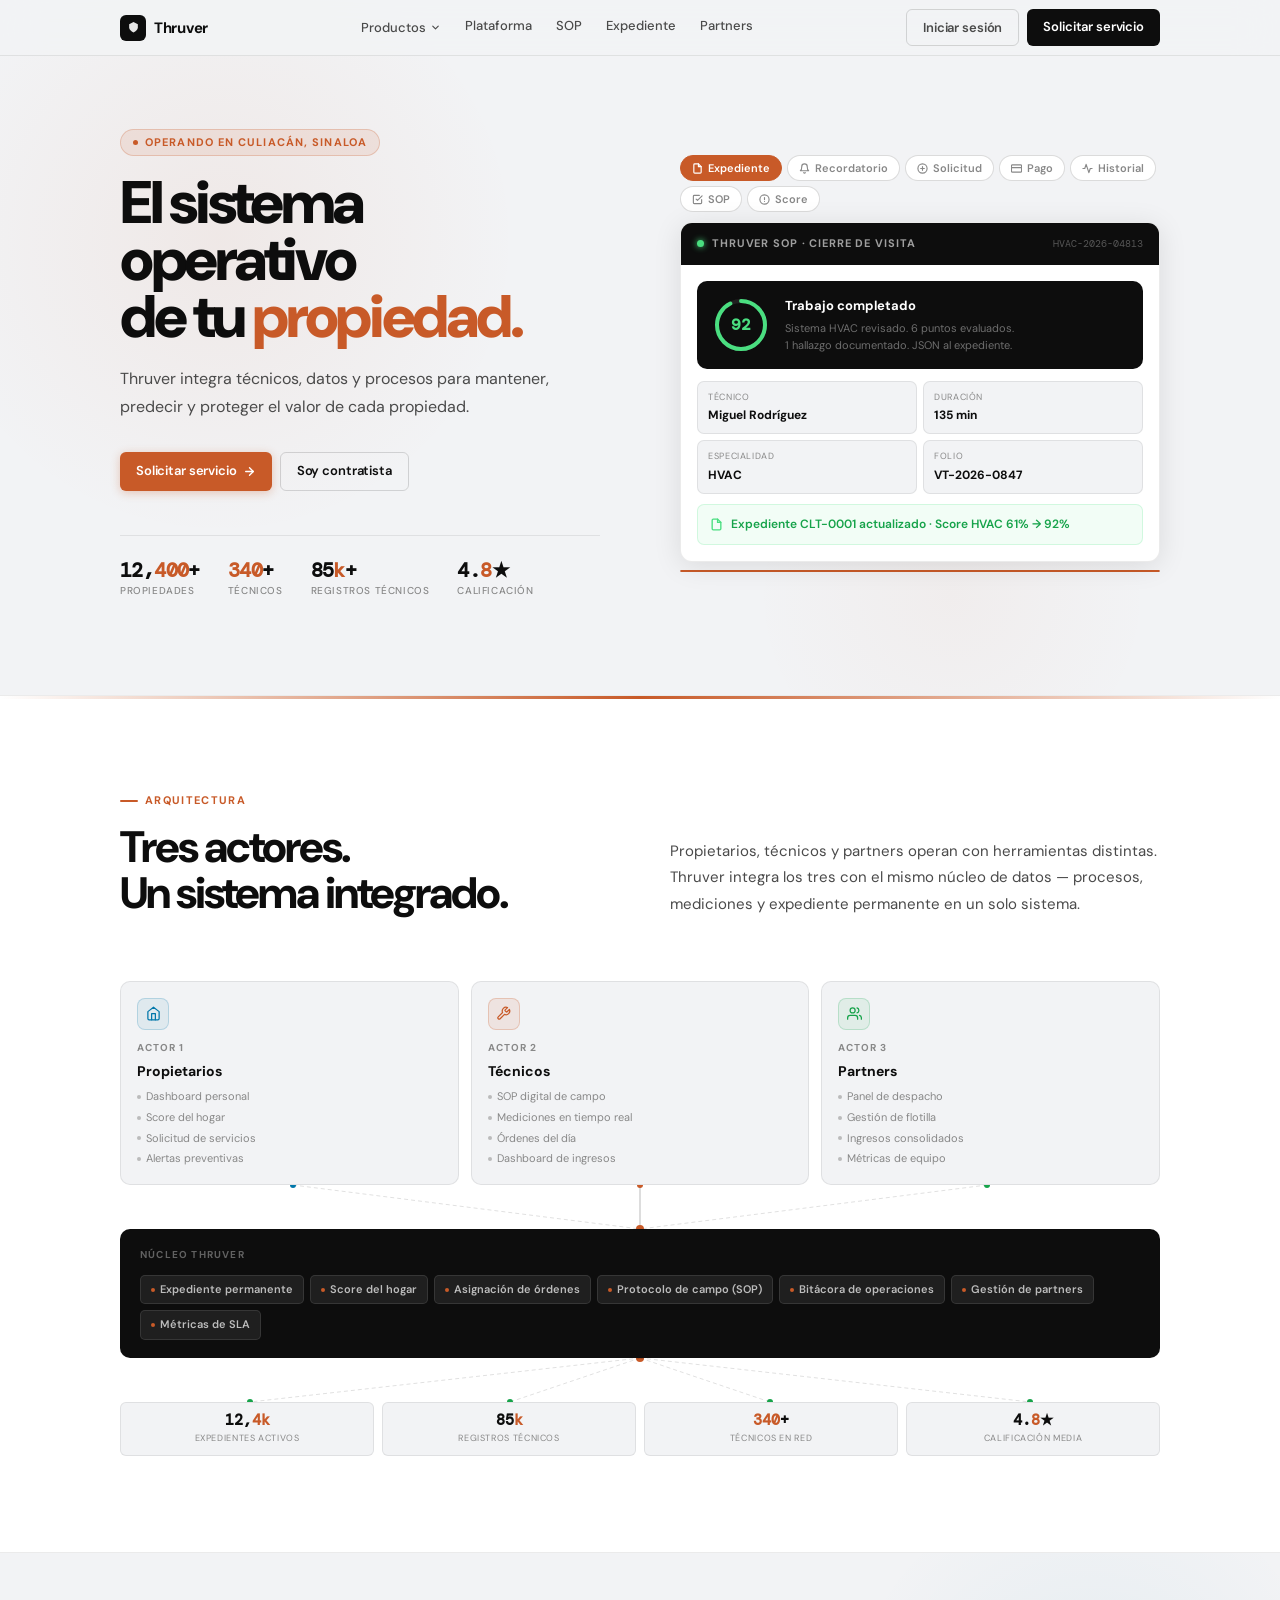
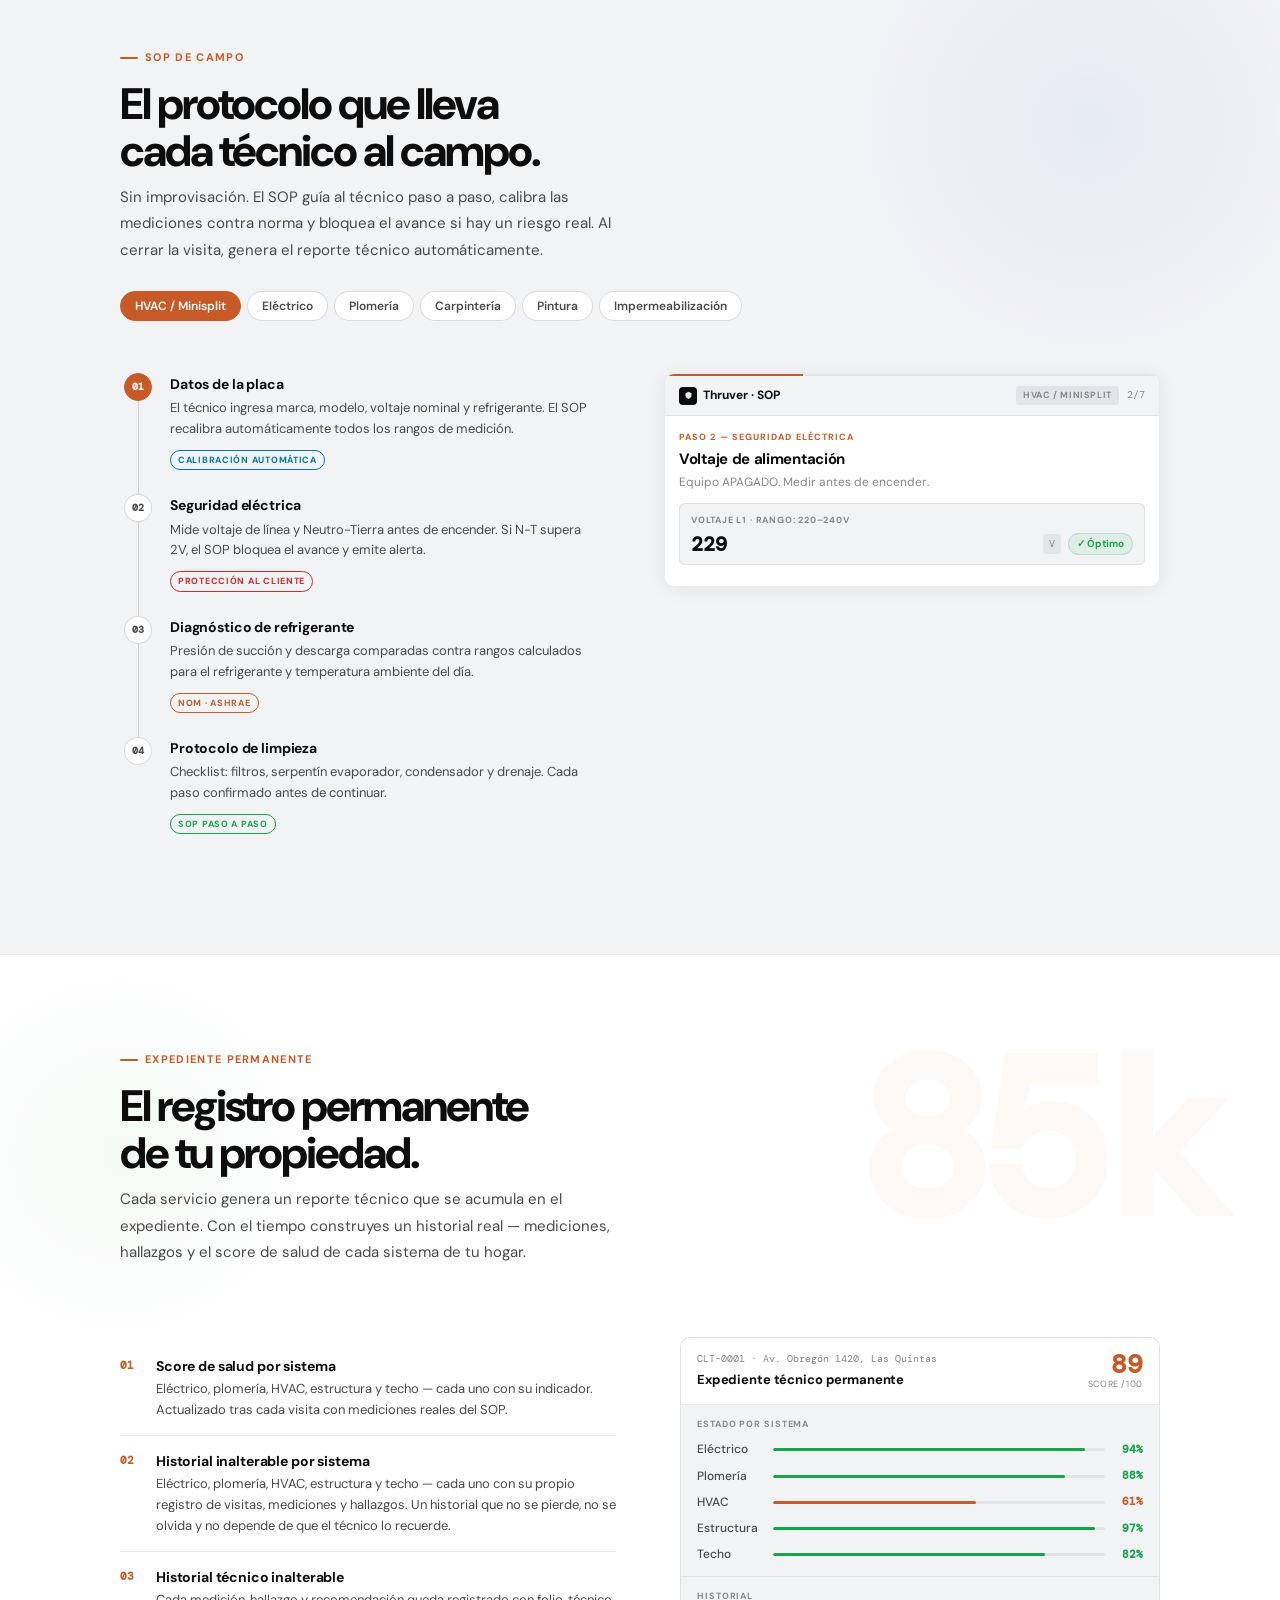
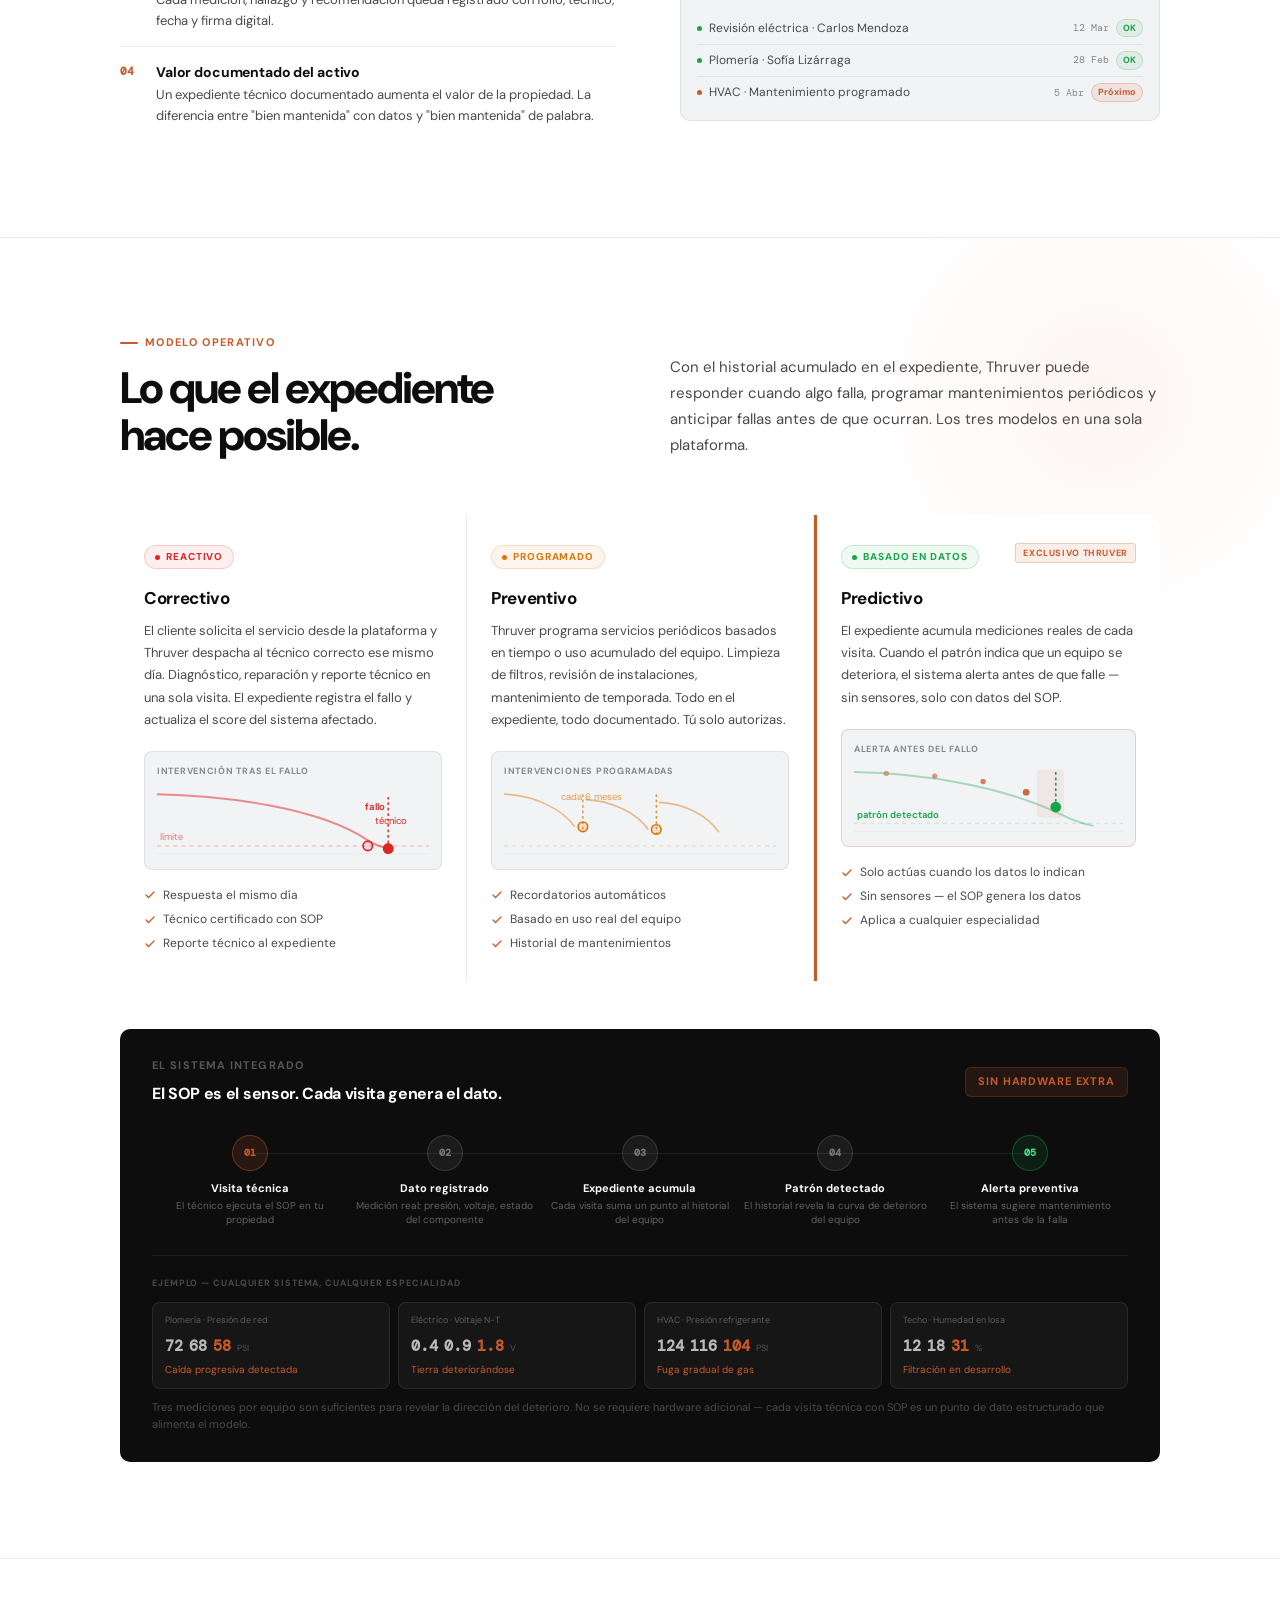
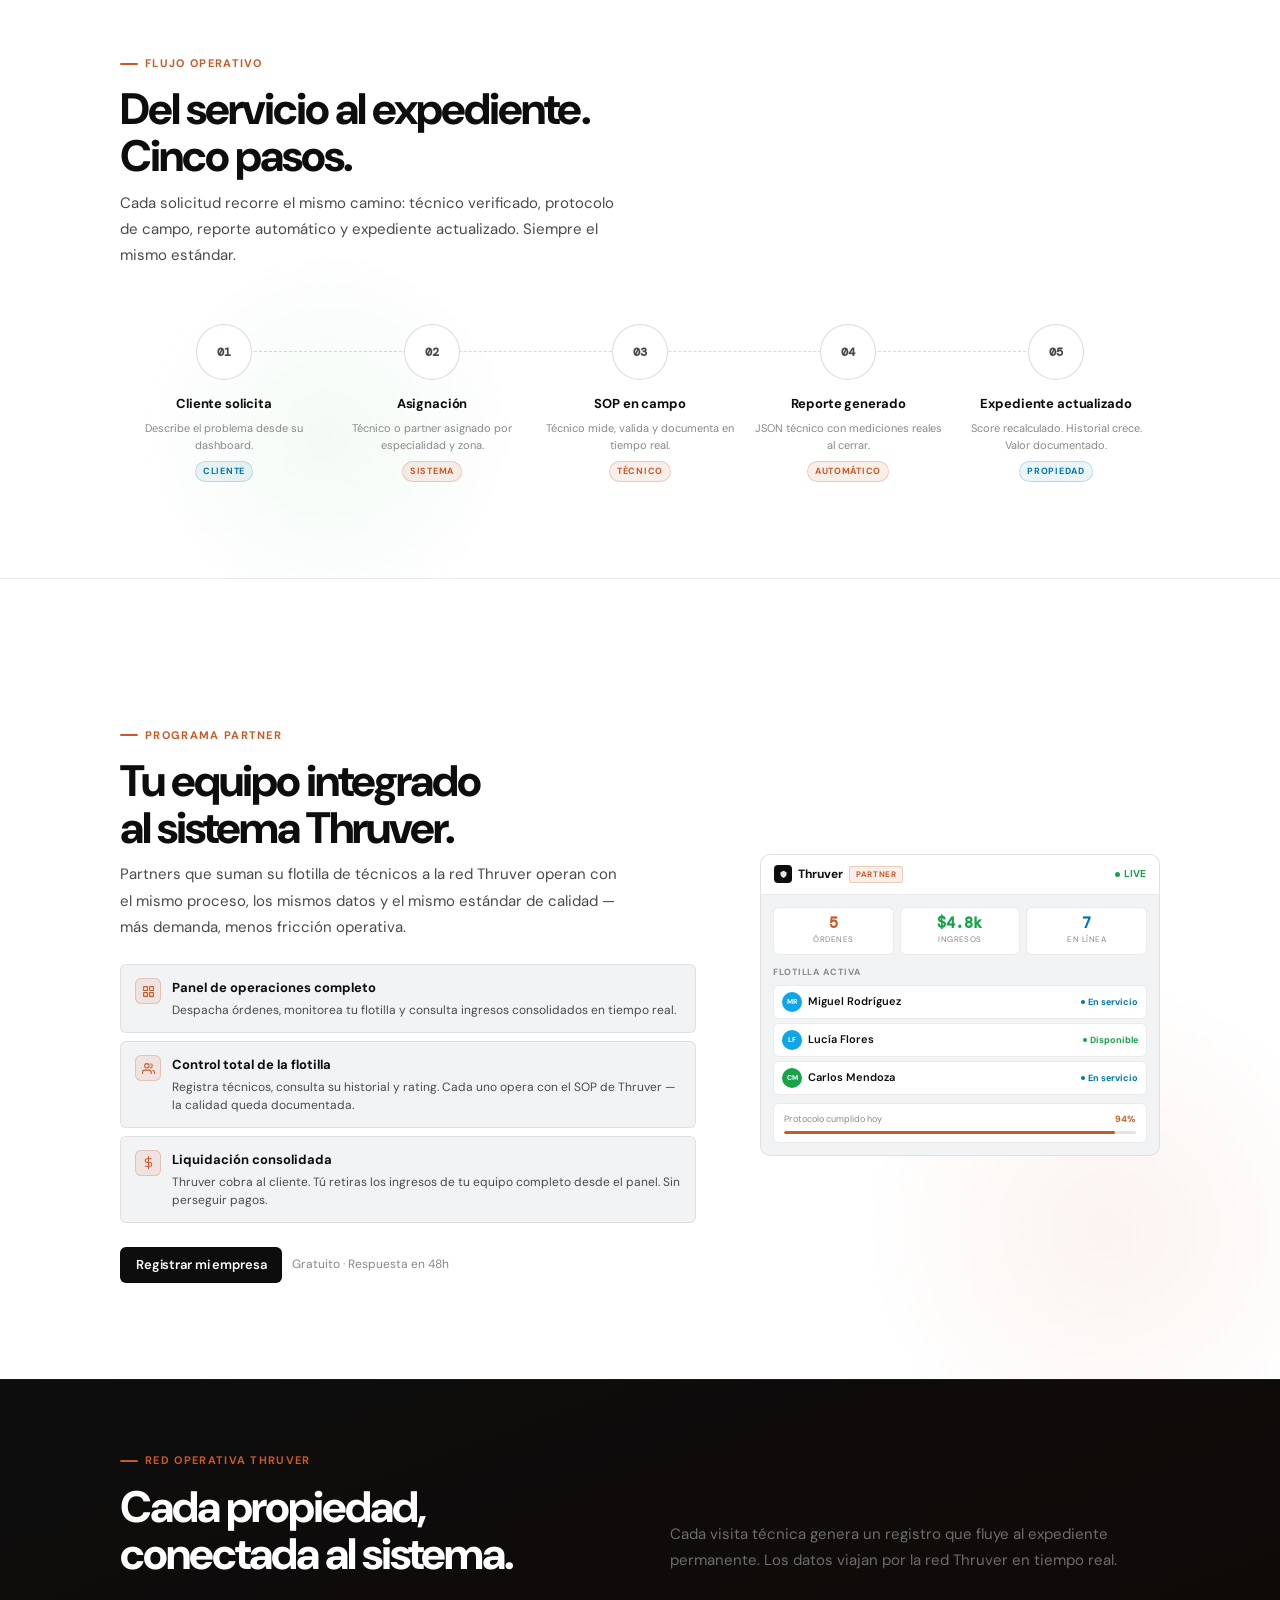
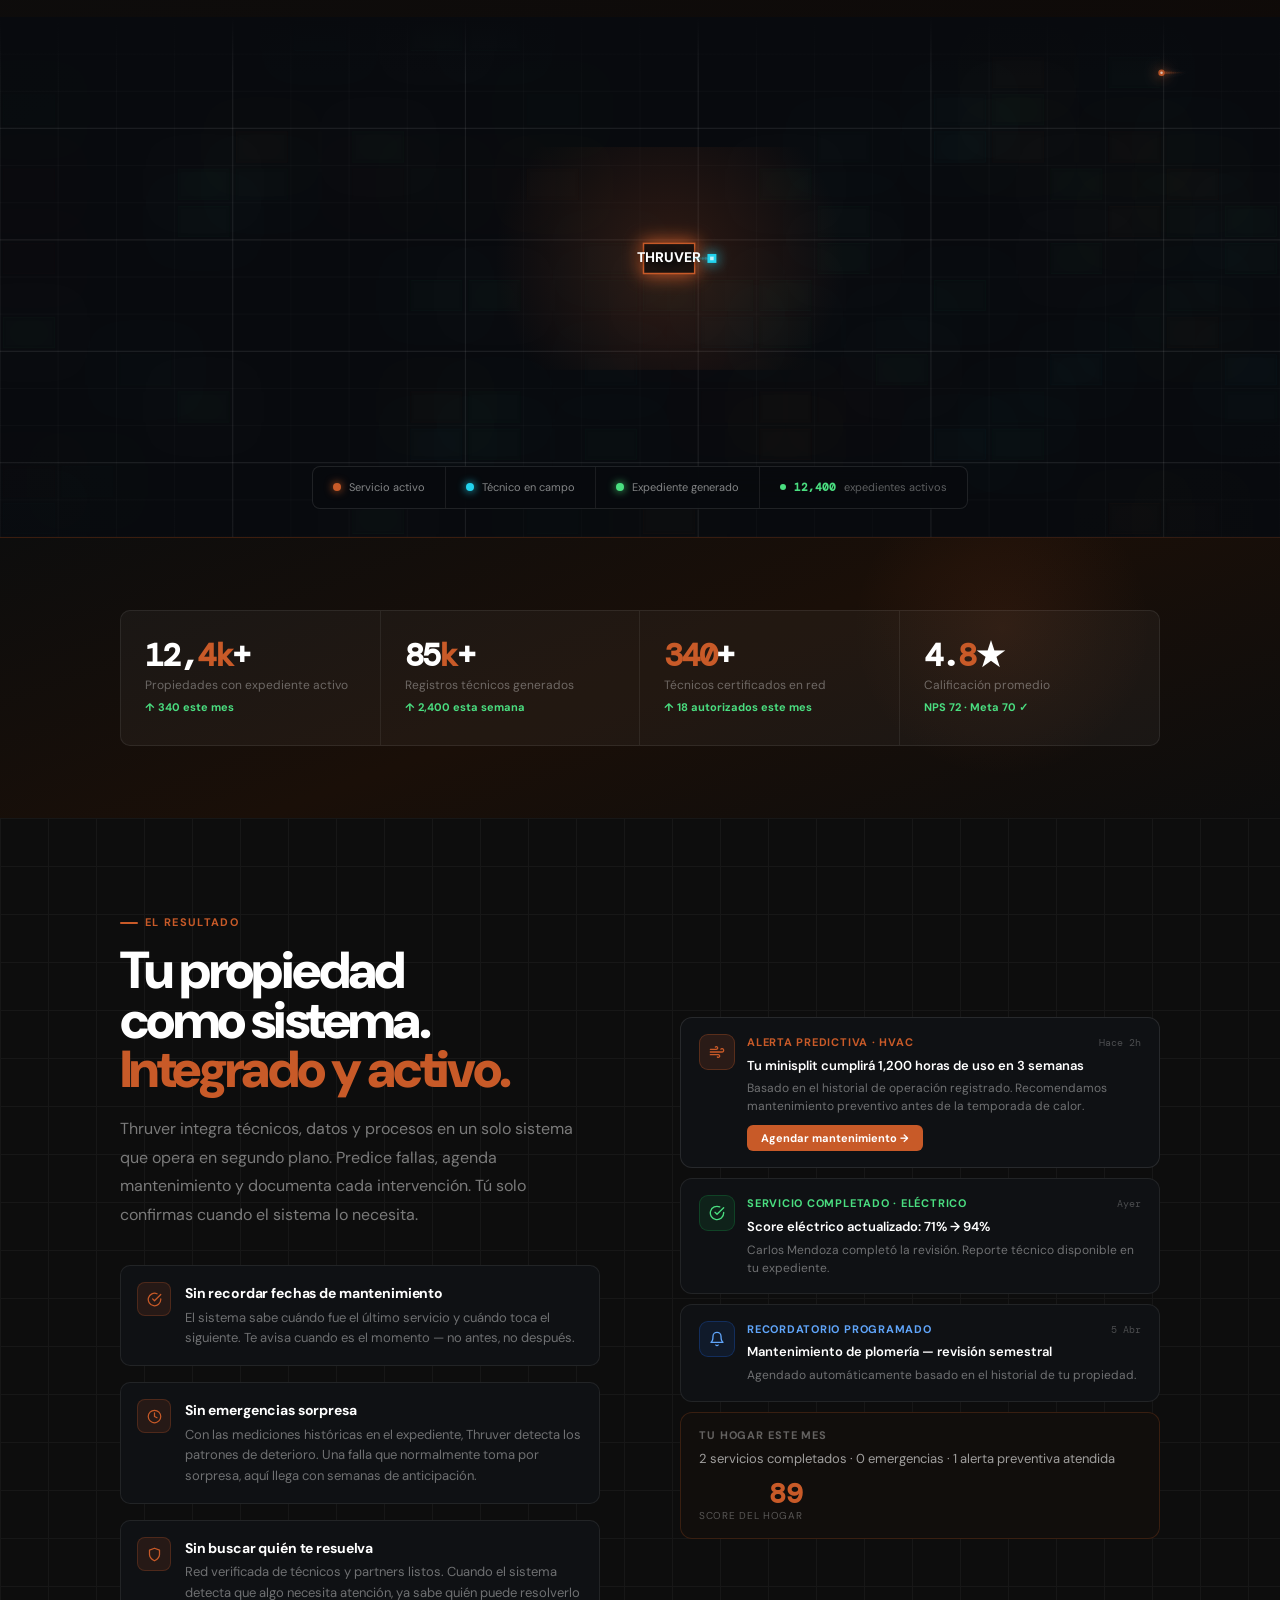
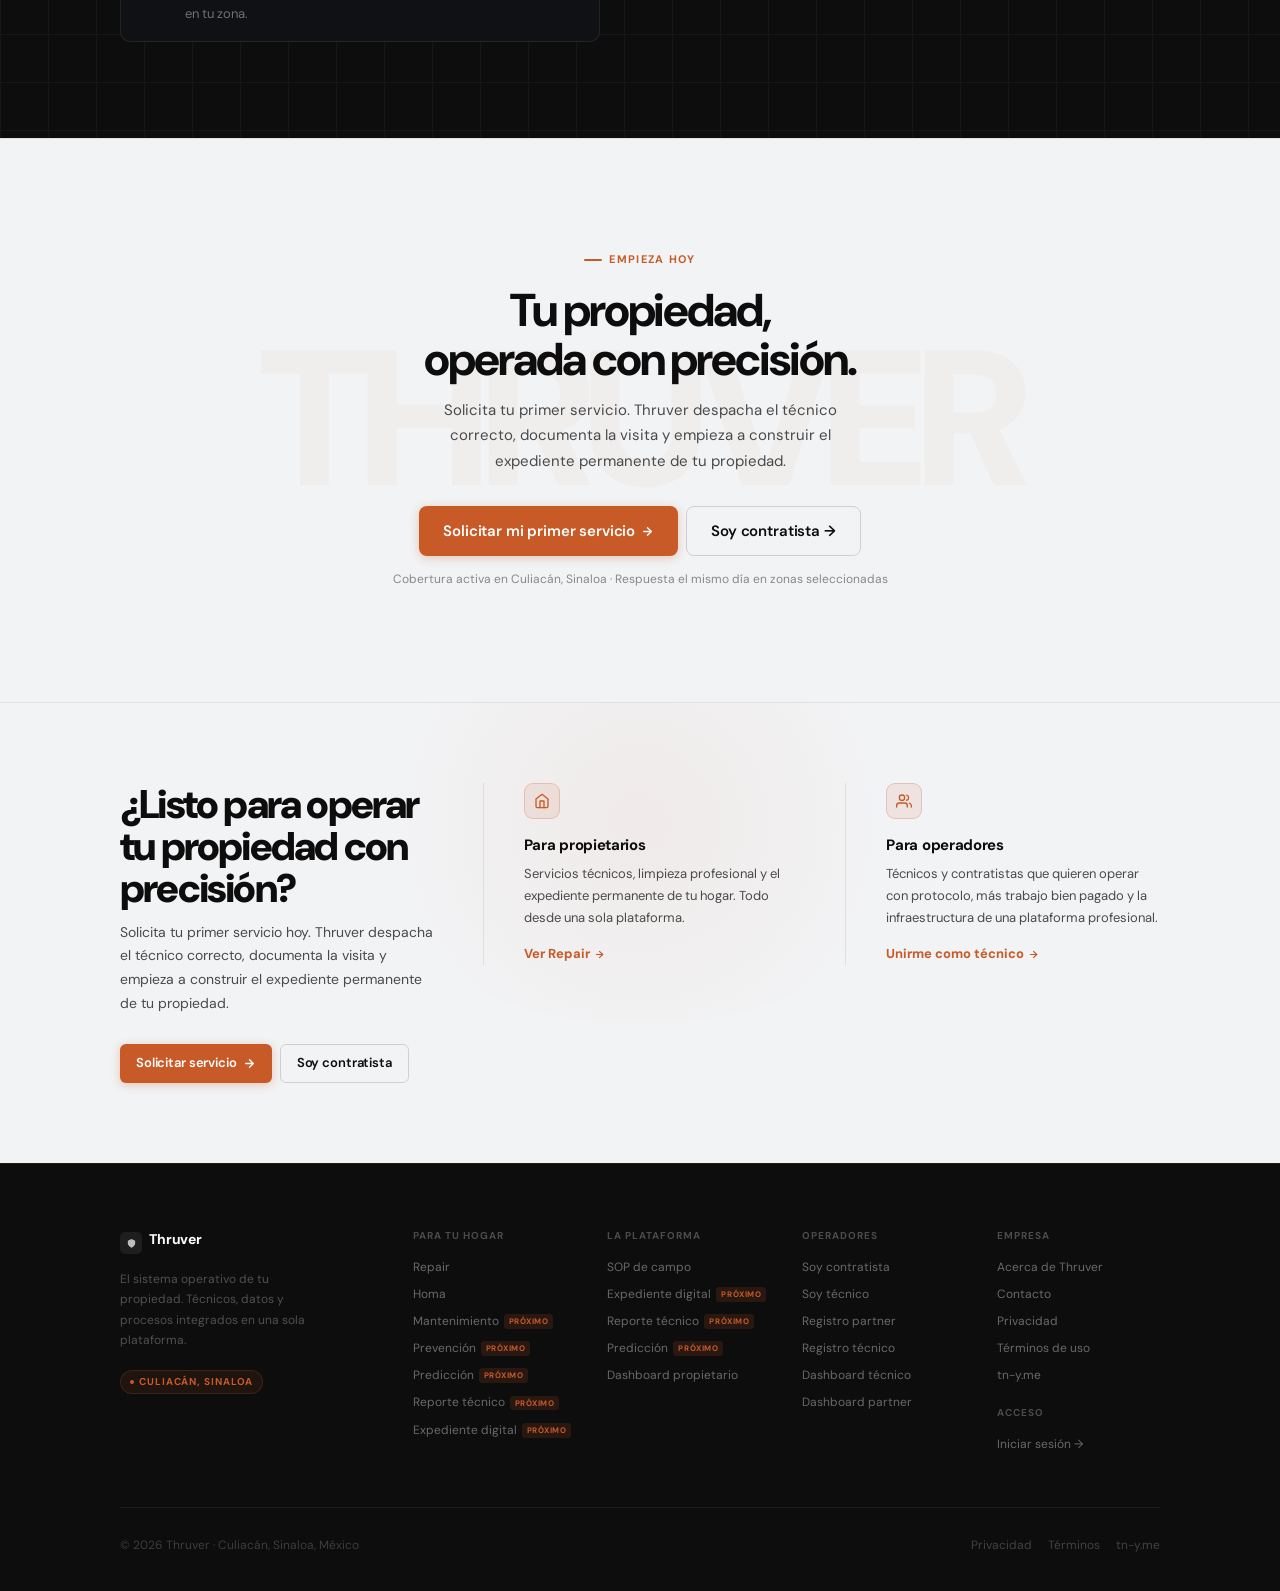
<file: index.html>
<!DOCTYPE html>
<html lang="es">
<head>
<meta charset="UTF-8">
<meta name="viewport" content="width=device-width, initial-scale=1.0">
<title>Thruver — Infraestructura para el mantenimiento y operación de propiedades</title>
<link rel="stylesheet" href="shared.css">
<style>

:root{
  --bg:#f2f3f5;
  --bg2:#eaebee;
  --bg3:#e2e4e8;
  --surface:#ffffff;
  --border:rgba(0,0,0,0.08);
  --border2:rgba(0,0,0,0.14);
  --border3:rgba(0,0,0,0.22);
  --text:#0d0d0d;
  --text2:#4a4a4a;
  --text3:#888;
  --text4:#bbb;
  --accent:#c85a28;
  --accent-light:rgba(200,90,40,0.1);
  --accent-ring:rgba(200,90,40,0.24);
  --green:#16a34a;
  --green-bg:rgba(22,163,74,0.08);
  --blue:#0077aa;
  --blue-bg:rgba(0,119,170,0.08);
  --red:#dc2626;
  --amber:#d97706;
  --nav-h:56px;
  --r:10px;
  --rs:6px;
  --accent2:#f07340;
  --grad-hero:linear-gradient(135deg, rgba(200,90,40,.06) 0%, transparent 60%);
  --grad-dark:linear-gradient(135deg, #0d0d0d 0%, #1a0f08 100%);
  --grad-accent:linear-gradient(135deg, #c85a28 0%, #e8834a 100%);
  --grad-subtle:linear-gradient(180deg, rgba(200,90,40,.04) 0%, transparent 100%);
}
html{font-size:15px;}
body{background:var(--bg);color:var(--text);font-family:'DM Sans',sans-serif;line-height:1.6;overflow-x:hidden;-webkit-font-smoothing:antialiased}

/* ── VERCEL-STYLE VERTICAL GRID LINES ─────────────────
   Four lines run the full height of the page.
   Outer pair: content boundaries at ±560px from center
   Inner pair: column thirds at ±187px from center
   All are fixed so they stay while scrolling, z-index 0.
──────────────────────────────────────────────────────── */
body::before{
  content:'';
  position:fixed;
  top:0;left:0;right:0;bottom:0;
  pointer-events:none;
  z-index:0;
  background-image:
    linear-gradient(to right, rgba(0,0,0,0.055) 1px, transparent 1px),
    linear-gradient(to right, rgba(0,0,0,0.055) 1px, transparent 1px),
    linear-gradient(to right, rgba(0,0,0,0.055) 1px, transparent 1px),
    linear-gradient(to right, rgba(0,0,0,0.055) 1px, transparent 1px);
  background-position:
    calc(50% - 560px) 0,
    calc(50% - 187px) 0,
    calc(50% + 187px) 0,
    calc(50% + 560px) 0;
  background-size: 1px 100%, 1px 100%, 1px 100%, 1px 100%;
  background-repeat: no-repeat;
}
/* Ensure all sections sit above the grid lines */
nav, section, footer, .hero{ position:relative; z-index:1; }

/* ─── PRODUCTOS DROPDOWN ─── */
.nav-productos-wrap{position:relative}
.nav-productos-btn{font-size:13px;font-weight:500;color:var(--text2);padding:6px 11px;border-radius:6px;
  transition:all .12s;cursor:pointer;background:none;border:none;font-family:'DM Sans',sans-serif;
  display:flex;align-items:center;gap:4px;letter-spacing:0}
.nav-productos-btn:hover{color:var(--text);background:var(--bg3)}
.nav-productos-btn svg{transition:transform .2s}
.nav-productos-btn.open svg{transform:rotate(180deg)}
.productos-panel{position:absolute;top:calc(100% + 8px);left:-12px;width:420px;
  background:var(--surface);border:1px solid var(--border2);border-radius:10px;
  box-shadow:0 8px 32px rgba(0,0,0,0.12),0 2px 8px rgba(0,0,0,0.06);
  padding:8px;z-index:500;opacity:0;transform:translateY(-6px);pointer-events:none;
  transition:opacity .18s ease,transform .18s ease}
.productos-panel.open{opacity:1;transform:translateY(0);pointer-events:all}
.prod-card{display:block;padding:10px 12px;border-radius:7px;cursor:pointer;transition:background .12s;border:1px solid transparent;text-decoration:none}
.prod-card:hover{background:var(--bg);border-color:var(--border)}
.prod-card.disabled{cursor:default;opacity:.5}
.prod-card.disabled:hover{background:transparent;border-color:transparent}
.prod-card-name{font-size:14px;font-weight:700;color:var(--text);letter-spacing:-.02em;margin-bottom:2px;display:flex;align-items:center;gap:7px}
.prod-card-desc{font-size:12px;color:var(--text3);line-height:1.5}
.prod-divider{height:1px;background:var(--border);margin:6px 0}
.prod-soon{font-size:9px;font-weight:700;text-transform:uppercase;letter-spacing:.07em;color:var(--text3);background:var(--bg3);border-radius:3px;padding:1px 5px}

/* ─── NAV ─── */
nav{position:fixed;top:0;left:0;right:0;height:var(--nav-h);z-index:300;
  background:rgba(242,243,245,0.92);backdrop-filter:blur(20px);-webkit-backdrop-filter:blur(20px);
  border-bottom:1px solid var(--border)}
.nav-i{max-width:1120px;margin:0 auto;padding:0 40px;height:100%;
  display:flex;align-items:center;justify-content:space-between}
@media(max-width:640px){.nav-i{padding:0 20px}}
.logo{display:flex;align-items:center;gap:8px;font-size:15px;font-weight:700;letter-spacing:-.02em}
.logo-mark{width:26px;height:26px;background:var(--text);border-radius:6px;
  display:flex;align-items:center;justify-content:center;flex-shrink:0}
.nav-links{display:flex;gap:2px;list-style:none}
.nav-links a{font-size:13px;font-weight:500;color:var(--text2);padding:6px 11px;border-radius:6px;transition:all .12s}
.nav-links a:hover{color:var(--text);background:var(--bg3)}
@media(max-width:800px){.nav-links{display:none}}
.nav-ctas{display:flex;gap:8px}
.btn{display:inline-flex;align-items:center;justify-content:center;gap:6px;
  padding:8px 16px;border-radius:6px;font-family:'DM Sans',sans-serif;font-size:13px;
  font-weight:600;cursor:pointer;border:none;transition:all .15s;letter-spacing:-.01em;white-space:nowrap}
.btn-ghost{background:transparent;color:var(--text2);border:1px solid var(--border2)}
.btn-ghost:hover{background:var(--bg3);color:var(--text)}
.btn-black{background:var(--text);color:#fff}
.btn-black:hover{background:#1f1f1f;transform:translateY(-1px)}
.btn-accent{background:var(--accent);color:#fff;box-shadow:0 2px 10px rgba(200,90,40,.3)}
.btn-accent:hover{opacity:.9;transform:translateY(-1px)}
.btn-outline{background:transparent;color:var(--text);border:1.5px solid var(--border2)}
.btn-outline:hover{background:var(--bg3)}

/* ─── LAYOUT ─── */
.wrap{max-width:1120px;margin:0 auto;padding:0 40px}
@media(max-width:640px){.wrap{padding:0 20px}}
.section{padding:96px 0}
.section-sm{padding:72px 0}
.eyebrow{font-size:11px;font-weight:700;text-transform:uppercase;letter-spacing:.12em;
  color:var(--accent);display:flex;align-items:center;gap:7px}
.eyebrow::before{content:'';width:18px;height:2px;background:var(--accent);border-radius:2px;flex-shrink:0}
h2.sh{font-size:clamp(26px,3.8vw,44px);font-weight:800;letter-spacing:-.045em;line-height:1.06;color:var(--text)}
p.sp{font-size:15px;color:var(--text2);line-height:1.75;max-width:500px}

/* ─── REVEAL ─── */
.rev{opacity:0;transform:translateY(16px);transition:opacity .5s ease,transform .5s ease}
.rev.on{opacity:1;transform:translateY(0)}
.d1{transition-delay:.08s}.d2{transition-delay:.16s}.d3{transition-delay:.24s}

/* ══════════════════════════════════
   HERO — compact
══════════════════════════════════ */
.hero{padding:calc(var(--nav-h) + 64px) 0 80px;background:var(--bg);position:relative;overflow:hidden}
.hero-grid{display:block}
.hero-tag{display:inline-flex;align-items:center;gap:7px;font-size:11px;font-weight:700;
  text-transform:uppercase;letter-spacing:.1em;color:var(--accent);margin-bottom:18px;
  background:var(--accent-light);border:1px solid var(--accent-ring);border-radius:100px;padding:4px 12px}
.hero-tag-dot{width:5px;height:5px;border-radius:50%;background:var(--accent);animation:blink 2s ease infinite}

.hero-h1{font-size:clamp(36px,5.5vw,60px);font-weight:900;letter-spacing:-.055em;
  line-height:.95;color:var(--text);margin-bottom:20px}
.hero-h1 .acc{color:var(--accent)}
.hero-sub{font-size:16px;color:var(--text2);line-height:1.72;max-width:440px;margin-bottom:28px}
.hero-actions{display:flex;gap:8px;flex-wrap:wrap;margin-bottom:36px}
.hero-proof{display:flex;gap:28px;flex-wrap:wrap;border-top:1px solid var(--border);padding-top:24px}
.hp-stat-val{font-family:'DM Mono',monospace;font-size:20px;font-weight:700;letter-spacing:-.03em;
  line-height:1;color:var(--text);margin-bottom:3px}
.hp-stat-val .acc{color:var(--accent)}
.hp-stat-lbl{font-size:10px;color:var(--text3);text-transform:uppercase;letter-spacing:.06em;font-weight:500}

/* Hero diagram — platform overview */
.hero-diagram{position:relative}
.hd-main{background:var(--surface);border:1px solid var(--border);border-radius:var(--r);overflow:hidden;box-shadow:0 2px 16px rgba(0,0,0,0.07)}
.hd-header{padding:11px 14px;border-bottom:1px solid var(--border);background:var(--bg);
  display:flex;align-items:center;justify-content:space-between}
.hd-title{font-size:11px;font-weight:700;text-transform:uppercase;letter-spacing:.08em;color:var(--text3)}
.hd-live{display:flex;align-items:center;gap:5px;font-size:10px;font-weight:700;color:var(--green)}
.hd-live-dot{width:5px;height:5px;border-radius:50%;background:var(--green);animation:livePulse 2s ease infinite}
@keyframes livePulse{0%,100%{opacity:1}50%{opacity:.3}}
.hd-body{padding:14px}
.hd-sys-rows{display:flex;flex-direction:column;gap:8px;margin-bottom:12px}
.hd-sys-row{display:flex;align-items:center;gap:8px}
.hd-sys-name{font-size:12px;color:var(--text2);width:68px;flex-shrink:0;font-weight:500}
.hd-sys-bar{flex:1;height:4px;background:var(--bg3);border-radius:2px;overflow:hidden}
.hd-sys-fill{height:100%;border-radius:2px}
.hd-sys-val{font-family:'DM Mono',monospace;font-size:11px;font-weight:600;width:32px;text-align:right;flex-shrink:0}
.hd-footer{padding:10px 14px;border-top:1px solid var(--border);background:var(--bg);
  display:flex;align-items:center;justify-content:space-between}
.hd-score-val{font-family:'DM Mono',monospace;font-size:22px;font-weight:700;color:var(--accent);line-height:1}
.hd-score-lbl{font-size:10px;color:var(--text3);text-transform:uppercase;letter-spacing:.06em}

/* Floating labels */
.hd-float{position:absolute;background:var(--surface);border:1px solid var(--border);border-radius:100px;
  padding:5px 11px 5px 7px;display:flex;align-items:center;gap:5px;
  box-shadow:0 3px 12px rgba(0,0,0,0.08);font-size:11px;font-weight:600;white-space:nowrap;z-index:2}
.hd-float-dot{width:6px;height:6px;border-radius:50%;flex-shrink:0}
.hd-f1{top:-12px;right:16px;animation:fa 4s ease infinite}
.hd-f2{bottom:16px;left:-10px;animation:fb 4s 1s ease infinite}
@keyframes fa{0%,100%{transform:translateY(0)}50%{transform:translateY(-5px)}}
@keyframes fb{0%,100%{transform:translateY(0)}50%{transform:translateY(-7px)}}

/* ══════════════════════════════════
   PLATFORM DIAGRAM — Vercel style
══════════════════════════════════ */
.platform-section{padding:96px 0;background:var(--surface);border-top:1px solid var(--border);border-bottom:1px solid var(--border)}

.platform-intro{display:grid;grid-template-columns:1fr 1fr;gap:60px;align-items:end;margin-bottom:64px}
@media(max-width:800px){.platform-intro{grid-template-columns:1fr;gap:24px}}

/* The diagram */
.plat-diagram{position:relative}

/* Top row — 3 actors */
.pd-actors{display:grid;grid-template-columns:repeat(3,1fr);gap:12px;margin-bottom:0}
.pd-actor{background:var(--bg);border:1px solid var(--border);border-radius:var(--r);padding:16px;position:relative}
.pd-actor-icon{width:32px;height:32px;border-radius:8px;display:flex;align-items:center;justify-content:center;margin-bottom:10px;border:1px solid}
.pd-actor-label{font-size:10px;font-weight:700;text-transform:uppercase;letter-spacing:.1em;color:var(--text3);margin-bottom:4px}
.pd-actor-name{font-size:14px;font-weight:700;color:var(--text);margin-bottom:6px}
.pd-actor-tools{display:flex;flex-direction:column;gap:3px}
.pd-actor-tool{font-size:11px;color:var(--text3);display:flex;align-items:center;gap:5px}
.pd-actor-tool::before{content:'';width:4px;height:4px;border-radius:50%;background:var(--text4);flex-shrink:0}

/* Connection lines between actors and core */
.pd-connectors{height:40px;position:relative;margin:0}
.pd-conn-svg{width:100%;height:100%;overflow:visible}

/* Core platform */
.pd-core{background:var(--text);border-radius:var(--r);padding:18px 20px;
  display:flex;align-items:center;justify-content:space-between;flex-wrap:wrap;gap:12px;margin:0}
.pd-core-label{font-size:10px;font-weight:700;text-transform:uppercase;letter-spacing:.12em;
  color:rgba(255,255,255,.35);flex-shrink:0}
.pd-core-modules{display:flex;gap:6px;flex-wrap:wrap}
.pd-core-mod{background:rgba(255,255,255,.08);border:1px solid rgba(255,255,255,.1);
  border-radius:5px;padding:5px 10px;font-size:11px;font-weight:600;color:rgba(255,255,255,.7);
  display:flex;align-items:center;gap:5px}
.pd-core-mod .dot{width:4px;height:4px;border-radius:50%;background:var(--accent);flex-shrink:0}

/* Bottom row — outputs */
.pd-outputs{display:grid;grid-template-columns:repeat(4,1fr);gap:8px;margin-top:0}
.pd-output{background:var(--bg);border:1px solid var(--border);border-radius:var(--rs);
  padding:10px 12px;text-align:center}
.pd-output-val{font-family:'DM Mono',monospace;font-size:15px;font-weight:700;color:var(--text);line-height:1;margin-bottom:3px}
.pd-output-val .acc{color:var(--accent)}
.pd-output-lbl{font-size:9px;color:var(--text3);text-transform:uppercase;letter-spacing:.07em}

/* ══════════════════════════════════
   SOP SECTION
══════════════════════════════════ */
.sop-section{padding:96px 0;background:var(--bg)}
.sop-grid{display:grid;grid-template-columns:480px 1fr;gap:64px;align-items:start;margin-top:52px}
@media(max-width:1000px){.sop-grid{grid-template-columns:1fr;gap:40px}}

/* SOP flow diagram */
.sc-tab{display:inline-flex;align-items:center;gap:5px;font-size:11px;font-weight:600;
  padding:5px 11px;border-radius:100px;border:1.5px solid var(--border2);
  background:var(--surface);color:var(--text3);cursor:pointer;
  transition:all .15s;font-family:'DM Sans',sans-serif;white-space:nowrap}
.sc-tab:hover{border-color:var(--accent);color:var(--accent);background:var(--accent-light)}
.sc-tab.active{background:var(--accent);border-color:var(--accent);color:#fff}
.sc-tab svg{flex-shrink:0}
.sc-tab.active svg{stroke:#fff}
.sop-pill{font-size:12px;font-weight:600;padding:6px 14px;border-radius:100px;
  border:1.5px solid var(--border2);background:var(--surface);color:var(--text2);
  cursor:pointer;transition:all .15s;font-family:'DM Sans',sans-serif}
.sop-pill:hover{border-color:var(--border3);color:var(--text);background:var(--bg3)}
.sop-pill.active{background:var(--accent);border-color:var(--accent);color:#fff}
.sop-flow{display:flex;flex-direction:column;gap:0}
.sop-flow-step{display:flex;gap:0;position:relative}
.sop-flow-left{display:flex;flex-direction:column;align-items:center;flex-shrink:0;width:36px}
.sop-flow-num{width:28px;height:28px;border-radius:50%;border:1.5px solid var(--border2);
  background:var(--surface);display:flex;align-items:center;justify-content:center;
  font-family:'DM Mono',monospace;font-size:10px;font-weight:700;color:var(--text2);flex-shrink:0;z-index:1}
.sop-flow-step.active .sop-flow-num{background:var(--accent);border-color:var(--accent);color:#fff}
.sop-flow-line{width:1px;flex:1;background:var(--border2);min-height:20px}
.sop-flow-step:last-child .sop-flow-line{display:none}
.sop-flow-content{padding:0 0 24px 14px;flex:1}
.sop-flow-title{font-size:14px;font-weight:700;color:var(--text);margin-bottom:3px;letter-spacing:-.01em}
.sop-flow-text{font-size:13px;color:var(--text2);line-height:1.6;margin-bottom:6px}
.sop-flow-tag{display:inline-flex;align-items:center;gap:4px;font-size:9px;font-weight:700;
  text-transform:uppercase;letter-spacing:.08em;padding:2px 7px;border-radius:100px;border:1px solid}

/* SOP Mockup */
.sop-mock{background:var(--surface);border:1px solid var(--border);border-radius:var(--r);
  overflow:hidden;box-shadow:0 2px 20px rgba(0,0,0,.06)}
.sop-mock-prog-bar{height:2px;background:var(--bg3)}
.sop-mock-prog-fill{height:100%;background:var(--accent);transition:width .6s ease}
.sop-mock-nav{padding:10px 14px;border-bottom:1px solid var(--border);background:var(--bg);
  display:flex;align-items:center;justify-content:space-between}
.sop-mock-brand{display:flex;align-items:center;gap:6px}
.sop-mock-mark{width:18px;height:18px;background:var(--text);border-radius:4px;
  display:flex;align-items:center;justify-content:center;flex-shrink:0}
.sop-mock-name{font-size:12px;font-weight:700;color:var(--text)}
.sop-mock-right{display:flex;align-items:center;gap:8px}
.sop-mock-spec{font-size:9px;font-weight:700;text-transform:uppercase;letter-spacing:.07em;
  background:var(--bg3);color:var(--text3);border-radius:3px;padding:2px 7px}
.sop-mock-step{font-family:'DM Mono',monospace;font-size:10px;color:var(--text3)}
.sop-mock-body{padding:14px}
.sop-mock-eyebrow{font-size:9px;font-weight:700;text-transform:uppercase;letter-spacing:.12em;color:var(--accent);margin-bottom:3px}
.sop-mock-title{font-size:15px;font-weight:700;color:var(--text);letter-spacing:-.02em;margin-bottom:2px}
.sop-mock-desc{font-size:12px;color:var(--text3);margin-bottom:12px;line-height:1.5}
.sop-field{background:var(--bg);border:1px solid var(--border);border-radius:var(--rs);padding:9px 11px;margin-bottom:7px}
.sop-field-lbl{font-size:9px;font-weight:700;text-transform:uppercase;letter-spacing:.09em;color:var(--text3);margin-bottom:5px}
.sop-field-row{display:flex;align-items:center;gap:7px}
.sop-field-num{font-family:'DM Mono',monospace;font-size:20px;font-weight:700;color:var(--text);flex:1;line-height:1}
.sop-field-unit{font-family:'DM Mono',monospace;font-size:10px;color:var(--text3);background:var(--bg3);border-radius:3px;padding:2px 6px}
.sop-status-ok{font-size:10px;font-weight:700;color:var(--green);background:var(--green-bg);border:1px solid rgba(22,163,74,.2);border-radius:100px;padding:2px 8px;white-space:nowrap}
.sop-status-err{font-size:10px;font-weight:700;color:var(--red);background:rgba(220,38,38,.07);border:1px solid rgba(220,38,38,.2);border-radius:100px;padding:2px 8px;white-space:nowrap}
.sop-alert{background:rgba(220,38,38,.05);border:1px solid rgba(220,38,38,.15);border-radius:var(--rs);padding:9px 11px;margin-bottom:7px}
.sop-alert-title{font-size:9px;font-weight:800;text-transform:uppercase;letter-spacing:.1em;color:var(--red);margin-bottom:2px}
.sop-alert-msg{font-size:11px;color:var(--text2);line-height:1.4}
.sop-checklist{display:flex;flex-direction:column;gap:4px;margin-bottom:7px}
.sop-check{display:flex;align-items:center;gap:7px;padding:6px 9px;border-radius:5px;border:1px solid;font-size:11px;font-weight:500}
.sop-check.done{background:var(--green-bg);border-color:rgba(22,163,74,.18);color:var(--green)}
.sop-check.pend{background:var(--bg);border-color:var(--border);color:var(--text3)}
.sop-score{background:var(--text);border-radius:var(--rs);padding:11px 13px;display:flex;align-items:center;gap:10px}
.sop-score-num{font-family:'DM Mono',monospace;font-size:24px;font-weight:700;color:#4ade80;line-height:1}
.sop-score-title{font-size:12px;font-weight:700;color:#fff;margin-bottom:1px}
.sop-score-sub{font-size:10px;color:rgba(255,255,255,.35)}

/* ══════════════════════════════════
   EXPEDIENTE
══════════════════════════════════ */
.exp-section{padding:96px 0;background:var(--surface);border-top:1px solid var(--border)}
.exp-grid{display:grid;grid-template-columns:1fr 480px;gap:64px;align-items:center;margin-top:52px}
@media(max-width:1000px){.exp-grid{grid-template-columns:1fr;gap:40px}}

.exp-points{display:flex;flex-direction:column;gap:0;margin-top:24px}
.exp-pt{display:flex;gap:14px;padding:14px 0;border-bottom:1px solid var(--border)}
.exp-pt:last-child{border-bottom:none}
.exp-pt-num{font-family:'DM Mono',monospace;font-size:11px;font-weight:600;color:var(--accent);flex-shrink:0;padding-top:2px;width:22px}
.exp-pt-title{font-size:14px;font-weight:700;color:var(--text);margin-bottom:2px;letter-spacing:-.01em}
.exp-pt-text{font-size:13px;color:var(--text2);line-height:1.6}

/* Expediente mockup */
.exp-mock{background:var(--bg);border:1px solid var(--border);border-radius:var(--r);overflow:hidden}
.exp-mock-hd{padding:13px 16px;background:var(--surface);border-bottom:1px solid var(--border);display:flex;align-items:flex-start;justify-content:space-between;gap:12px}
.exp-mock-folio{font-family:'DM Mono',monospace;font-size:10px;color:var(--text3);margin-bottom:3px}
.exp-mock-addr{font-size:13px;font-weight:700;color:var(--text);letter-spacing:-.01em}
.exp-score-big{font-family:'DM Mono',monospace;font-size:26px;font-weight:700;color:var(--accent);line-height:1;text-align:right}
.exp-score-sub{font-size:9px;color:var(--text3);text-transform:uppercase;letter-spacing:.07em;text-align:right}
.exp-sys-section{padding:12px 16px;border-bottom:1px solid var(--border)}
.exp-section-lbl{font-size:9px;font-weight:700;text-transform:uppercase;letter-spacing:.1em;color:var(--text3);margin-bottom:9px}
.exp-sys-row{display:flex;align-items:center;gap:8px;margin-bottom:7px}
.exp-sys-row:last-child{margin-bottom:0}
.exp-sys-name{font-size:12px;color:var(--text2);width:68px;flex-shrink:0;font-weight:500}
.exp-sys-track{flex:1;height:3px;background:var(--bg3);border-radius:2px;overflow:hidden}
.exp-sys-fill{height:100%;border-radius:2px}
.exp-sys-pct{font-family:'DM Mono',monospace;font-size:11px;font-weight:600;width:30px;text-align:right;flex-shrink:0}
.exp-hist-section{padding:12px 16px}
.exp-hist-row{display:flex;align-items:center;gap:7px;padding:6px 0;border-bottom:1px solid var(--border);font-size:12px}
.exp-hist-row:last-child{border-bottom:none}
.exp-hist-dot{width:5px;height:5px;border-radius:50%;flex-shrink:0}
.exp-hist-desc{flex:1;color:var(--text2)}
.exp-hist-date{font-family:'DM Mono',monospace;font-size:10px;color:var(--text3);flex-shrink:0}
.exp-hist-badge{font-size:9px;font-weight:700;padding:1px 6px;border-radius:100px;border:1px solid;flex-shrink:0}

/* ══════════════════════════════════
   DATA FLOW — how data moves
══════════════════════════════════ */
.flow-section{padding:96px 0;background:var(--bg);border-top:1px solid var(--border)}

.flow-diagram{margin-top:56px;position:relative}
.flow-nodes{display:grid;grid-template-columns:repeat(5,1fr);position:relative;z-index:1}
@media(max-width:900px){.flow-nodes{grid-template-columns:1fr}}
/* Dashed connector line — runs full width through circle centers */
.flow-nodes::before{
  content:'';
  position:absolute;
  top:27px; /* half of 56px circle */
  left:calc(100% / 10); /* start at center of first node */
  right:calc(100% / 10); /* end at center of last node */
  height:0;
  border-top:1.5px dashed rgba(0,0,0,0.15);
  z-index:0;
  pointer-events:none;
}
@media(max-width:900px){.flow-nodes::before{display:none}}

.flow-node{display:flex;flex-direction:column;align-items:center;padding:0 8px;position:relative;z-index:1}
.flow-node-circle{width:56px;height:56px;border-radius:50%;border:1.5px solid var(--border2);
  background:var(--surface);display:flex;align-items:center;justify-content:center;margin-bottom:14px;
  font-family:'DM Mono',monospace;font-size:12px;font-weight:700;color:var(--text2);transition:all .2s;position:relative}
.flow-node.active .flow-node-circle{background:var(--accent);border-color:var(--accent);color:#fff;
  box-shadow:0 0 0 6px var(--accent-light)}
.flow-node-title{font-size:13px;font-weight:700;color:var(--text);margin-bottom:5px;text-align:center;letter-spacing:-.01em}
.flow-node-text{font-size:11px;color:var(--text3);line-height:1.5;text-align:center}
.flow-node-badge{display:inline-flex;align-items:center;gap:4px;font-size:9px;font-weight:700;
  text-transform:uppercase;letter-spacing:.08em;padding:2px 7px;border-radius:100px;border:1px solid;margin-top:8px}

/* ══════════════════════════════════
   PARTNER
══════════════════════════════════ */
.partner-section{padding:96px 0;background:var(--surface);border-top:1px solid var(--border)}
.partner-grid{display:grid;grid-template-columns:1fr 400px;gap:64px;align-items:center;margin-top:52px}
@media(max-width:900px){.partner-grid{grid-template-columns:1fr;gap:40px}}

.partner-feats{display:flex;flex-direction:column;gap:8px;margin-top:24px}
.partner-feat{display:flex;gap:11px;padding:13px 14px;border:1px solid var(--border);border-radius:var(--rs);background:var(--bg);transition:border-color .15s}
.partner-feat:hover{border-color:var(--border2);background:var(--surface)}
.partner-feat-icon{width:26px;height:26px;border-radius:6px;display:flex;align-items:center;justify-content:center;flex-shrink:0;background:var(--accent-light);border:1px solid var(--accent-ring)}
.partner-feat-title{font-size:13px;font-weight:700;color:var(--text);margin-bottom:2px}
.partner-feat-text{font-size:12px;color:var(--text2);line-height:1.5}

/* Partner mockup */
.pm{background:var(--bg);border:1px solid var(--border);border-radius:var(--r);overflow:hidden}
.pm-top{background:var(--surface);padding:10px 13px;border-bottom:1px solid var(--border);
  display:flex;align-items:center;justify-content:space-between}
.pm-brand{display:flex;align-items:center;gap:6px}
.pm-mark{width:18px;height:18px;background:var(--text);border-radius:4px;display:flex;align-items:center;justify-content:center;flex-shrink:0}
.pm-name{font-size:12px;font-weight:700;color:var(--text)}
.pm-tag{font-size:8px;font-weight:700;text-transform:uppercase;letter-spacing:.08em;
  background:var(--accent-light);color:var(--accent);border:1px solid var(--accent-ring);border-radius:3px;padding:1px 6px}
.pm-body{padding:12px}
.pm-kpis{display:grid;grid-template-columns:repeat(3,1fr);gap:6px;margin-bottom:10px}
.pm-kpi{background:var(--surface);border:1px solid var(--border);border-radius:var(--rs);padding:8px;text-align:center}
.pm-kpi-val{font-family:'DM Mono',monospace;font-size:15px;font-weight:700;line-height:1;margin-bottom:2px}
.pm-kpi-lbl{font-size:8px;color:var(--text3);text-transform:uppercase;letter-spacing:.06em}
.pm-lbl{font-size:9px;font-weight:700;text-transform:uppercase;letter-spacing:.1em;color:var(--text3);margin-bottom:6px}
.pm-tech{display:flex;align-items:center;gap:6px;padding:6px 8px;background:var(--surface);
  border:1px solid var(--border);border-radius:var(--rs);margin-bottom:4px}
.pm-tav{width:20px;height:20px;border-radius:50%;display:flex;align-items:center;justify-content:center;font-size:7px;font-weight:800;color:#fff;flex-shrink:0}
.pm-tname{font-size:11px;font-weight:600;color:var(--text);flex:1}
.pm-tstatus{font-size:9px;font-weight:700;display:flex;align-items:center;gap:3px}
.pm-sla-bar-wrap{margin-top:8px;background:var(--surface);border:1px solid var(--border);border-radius:var(--rs);padding:8px 10px}
.pm-sla-top{display:flex;justify-content:space-between;font-size:9px;margin-bottom:5px}
.pm-sla-track{height:3px;background:var(--bg3);border-radius:2px;overflow:hidden}
.pm-sla-fill{height:100%;background:var(--accent);border-radius:2px}

/* ══════════════════════════════════
   METRICS
══════════════════════════════════ */
.metrics-section{padding:72px 0;background:var(--bg2);border-top:1px solid var(--border)}
.metrics-grid{display:grid;grid-template-columns:repeat(4,1fr);border:1px solid rgba(255,255,255,.08);border-radius:var(--r);overflow:hidden;background:rgba(255,255,255,.04)}
@media(max-width:700px){.metrics-grid{grid-template-columns:1fr 1fr}}
.metric-box{padding:28px 24px;border-right:1px solid rgba(255,255,255,.07)}
.metric-box:last-child{border-right:none}
.metric-val{font-family:'DM Mono',monospace;font-size:32px;font-weight:700;letter-spacing:-.05em;line-height:1;margin-bottom:5px;color:#fff}
.metric-val .acc{color:var(--accent)}
.metric-lbl{font-size:12px;color:rgba(255,255,255,.35)}
.metric-trend{font-size:11px;font-weight:700;color:#4ade80;margin-top:4px}

/* ══════════════════════════════════
   CTA
══════════════════════════════════ */
.cta-section{padding:112px 0;background:var(--surface);border-top:1px solid var(--border);text-align:center}
.cta-section h2{font-size:clamp(26px,3.8vw,46px);font-weight:800;letter-spacing:-.045em;line-height:1.06;
  margin-bottom:14px;max-width:520px;margin-left:auto;margin-right:auto;color:var(--text)}
.cta-section p{font-size:15px;color:var(--text2);max-width:440px;margin:0 auto 32px;line-height:1.7}
.cta-btns{display:flex;justify-content:center;gap:8px;flex-wrap:wrap}
.cta-note{font-size:12px;color:var(--text3);margin-top:14px}

/* ══════════════════════════════════
   FOOTER — dark only
══════════════════════════════════ */
footer{background:#0d0d0d;padding:56px 0 36px;border-top:1px solid rgba(255,255,255,.05)}
.fi{max-width:1120px;margin:0 auto;padding:0 40px}
@media(max-width:640px){.fi{padding:0 20px}}
/* ── PRE-FOOTER CTA ── */
.prefooter{padding:80px 0;background:var(--bg);border-top:1px solid var(--border);position:relative;overflow:hidden}
.prefooter::before{content:'';position:absolute;top:-80px;left:50%;transform:translateX(-50%);width:600px;height:400px;border-radius:50%;background:radial-gradient(circle,rgba(200,90,40,.06) 0%,transparent 70%);pointer-events:none}
.prefooter-inner{display:grid;grid-template-columns:1fr 1fr 1fr;gap:48px;align-items:start;position:relative;z-index:1}
@media(max-width:900px){.prefooter-inner{grid-template-columns:1fr;gap:40px}}
.prefooter-h{font-size:clamp(26px,3.5vw,40px);font-weight:900;letter-spacing:-.045em;line-height:1.05;color:var(--text);margin-bottom:12px}
.prefooter-sub{font-size:14px;color:var(--text2);line-height:1.7;margin-bottom:28px;max-width:360px}
.prefooter-actions{display:flex;gap:8px;flex-wrap:wrap}
.prefooter-col{padding-left:40px;border-left:1px solid var(--border)}
@media(max-width:900px){.prefooter-col{padding-left:0;border-left:none;border-top:1px solid var(--border);padding-top:32px}}
.prefooter-col-icon{width:36px;height:36px;border-radius:9px;background:var(--accent-light);border:1px solid var(--accent-ring);display:flex;align-items:center;justify-content:center;margin-bottom:14px}
.prefooter-col-title{font-size:15px;font-weight:700;color:var(--text);letter-spacing:-.02em;margin-bottom:6px}
.prefooter-col-desc{font-size:13px;color:var(--text2);line-height:1.7;margin-bottom:12px}
.prefooter-col-link{font-size:13px;font-weight:700;color:var(--accent);display:inline-flex;align-items:center;gap:4px;transition:gap .15s}
.prefooter-col-link:hover{gap:7px}
/* ── FOOTER ── */
footer{background:#0d0d0d;padding:64px 0 36px;border-top:1px solid rgba(200,90,40,.15)}
.foot-top{display:grid;grid-template-columns:1.6fr 1fr 1fr 1fr 1fr;gap:32px;margin-bottom:52px}
@media(max-width:1000px){.foot-top{grid-template-columns:1fr 1fr 1fr;gap:28px}}
@media(max-width:640px){.foot-top{grid-template-columns:1fr 1fr;gap:24px}}
@media(max-width:400px){.foot-top{grid-template-columns:1fr}}
.foot-brand-name{font-size:14px;font-weight:700;color:#fff;letter-spacing:-.01em;margin-bottom:9px}
.foot-brand-desc{font-size:12px;color:rgba(255,255,255,.28);line-height:1.7;max-width:200px;margin-bottom:16px}
.foot-brand-tag{display:inline-flex;align-items:center;gap:5px;font-size:10px;font-weight:700;text-transform:uppercase;letter-spacing:.09em;color:var(--accent);background:rgba(200,90,40,.1);border:1px solid rgba(200,90,40,.2);border-radius:100px;padding:3px 9px}
.foot-col-title{font-size:10px;font-weight:700;text-transform:uppercase;letter-spacing:.1em;color:rgba(255,255,255,.26);margin-bottom:14px}
.foot-links{list-style:none;display:flex;flex-direction:column;gap:8px}
.foot-links a{font-size:12px;color:rgba(255,255,255,.38);transition:color .14s;display:flex;align-items:center;gap:5px}
.foot-links a:hover{color:#fff}
.foot-links .new{font-size:8px;font-weight:700;text-transform:uppercase;letter-spacing:.07em;background:rgba(200,90,40,.15);color:var(--accent);border-radius:3px;padding:1px 5px;flex-shrink:0}
.foot-divider{height:1px;background:rgba(255,255,255,.06);margin-bottom:28px}
.foot-bottom{display:flex;align-items:center;justify-content:space-between;flex-wrap:wrap;gap:12px}
.foot-copy{font-size:12px;color:rgba(255,255,255,.2)}
.foot-legal{display:flex;gap:16px}
.foot-legal a{font-size:12px;color:rgba(255,255,255,.22);transition:color .14s}
.foot-legal a:hover{color:rgba(255,255,255,.6)}
</style>
</head>
<body>

<!-- NAV -->
<nav>
  <div class="nav-i">
    <a href="#" class="logo">
      <div class="logo-mark"><svg width="13" height="13" viewBox="0 0 24 24" fill="none"><path d="M12 2L4 6V12C4 15.31 7.58 19.5 12 21C16.42 19.5 20 15.31 20 12V6L12 2Z" fill="white" opacity="0.9"/></svg></div>
      Thruver
    </a>
    <ul class="nav-links">
      <li class="nav-productos-wrap">
        <button class="nav-productos-btn" id="productos-btn" onclick="toggleProductos()">
          Productos
          <svg width="11" height="11" viewBox="0 0 24 24" fill="none" stroke="currentColor" stroke-width="2.5" stroke-linecap="round" stroke-linejoin="round"><polyline points="6 9 12 15 18 9"/></svg>
        </button>
        <div class="productos-panel" id="productos-panel">
          <a class="prod-card" href="Repair.html">
            <div class="prod-card-name">Repair</div>
            <div class="prod-card-desc">Servicios y reparaciones profesionales.</div>
          </a>
          <div class="prod-divider"></div>
          <a class="prod-card" href="Homa.html">
            <div class="prod-card-name">Homa</div>
            <div class="prod-card-desc">Operación doméstica estandarizada.</div>
          </a>
          <div class="prod-divider"></div>
          <div class="prod-card disabled">
            <div class="prod-card-name">Checkout <span class="prod-soon">Próximo</span></div>
            <div class="prod-card-desc">Inspecciones periódicas de revisión y mantenimiento.</div>
          </div>
        </div>
      </li>
      <li><a href="#plataforma">Plataforma</a></li>
      <li><a href="#sop">SOP</a></li>
      <li><a href="#expediente">Expediente</a></li>
      <li><a href="#partner">Partners</a></li>
    </ul>
    <div class="nav-ctas">
      <button class="btn btn-ghost" onclick="openLogin()">Iniciar sesión</button>
      <a href="#contacto" class="btn btn-black">Solicitar servicio</a>
    </div>
  </div>
</nav>

<!-- ══════════════════════════════════
     HERO
══════════════════════════════════ -->
<section class="hero" style="padding:calc(var(--nav-h) + 72px) 0 96px;background:var(--bg);overflow:hidden;position:relative">
  <!-- Stripe-style gradient orb behind headline -->
  <div style="position:absolute;top:-60px;left:-80px;width:600px;height:600px;border-radius:50%;
    background:radial-gradient(circle, rgba(200,90,40,.07) 0%, transparent 70%);pointer-events:none;z-index:0"></div>
  <div style="position:absolute;bottom:-100px;right:10%;width:400px;height:400px;border-radius:50%;
    background:radial-gradient(circle, rgba(200,90,40,.04) 0%, transparent 70%);pointer-events:none;z-index:0"></div>

  <div class="wrap" style="position:relative;z-index:1">
    <div style="display:grid;grid-template-columns:1fr 480px;gap:80px;align-items:center">

      <!-- LEFT: Text -->
      <div class="rev">
        <div class="hero-tag">
          <div class="hero-tag-dot"></div>
          Operando en Culiacán, Sinaloa
        </div>
        <h1 class="hero-h1">
          El sistema operativo<br>de tu <span class="acc">propiedad.</span>
        </h1>
        <p class="hero-sub" style="margin-bottom:32px">Thruver integra técnicos, datos y procesos para mantener, predecir y proteger el valor de cada propiedad.</p>
        <div class="hero-actions" style="margin-bottom:44px">
          <a href="#contacto" class="btn btn-accent btn-lg">Solicitar servicio
            <svg width="13" height="13" viewBox="0 0 24 24" fill="none" stroke="currentColor" stroke-width="2.5" stroke-linecap="round" stroke-linejoin="round"><line x1="5" y1="12" x2="19" y2="12"/><polyline points="12 5 19 12 12 19"/></svg>
          </a>
          <a href="#partner" class="btn btn-outline btn-lg">Soy contratista</a>
        </div>
        <div class="hero-proof">
          <div><div class="hp-stat-val">12,<span class="acc">400</span>+</div><div class="hp-stat-lbl">Propiedades</div></div>
          <div><div class="hp-stat-val"><span class="acc">340</span>+</div><div class="hp-stat-lbl">Técnicos</div></div>
          <div><div class="hp-stat-val">85<span class="acc">k</span>+</div><div class="hp-stat-lbl">Registros técnicos</div></div>
          <div><div class="hp-stat-val">4.<span class="acc">8</span>★</div><div class="hp-stat-lbl">Calificación</div></div>
        </div>
      </div>

      <!-- RIGHT: 6-scenario interactive panel -->
      <div class="rev d1">

        <!-- Scenario tabs -->
        <div style="display:flex;gap:5px;margin-bottom:10px;flex-wrap:wrap">
          <button class="sc-tab active" data-sc="0" onclick="setScenario(0)">
            <svg width="11" height="11" viewBox="0 0 24 24" fill="none" stroke="currentColor" stroke-width="2.5" stroke-linecap="round" stroke-linejoin="round"><path d="M14 2H6a2 2 0 0 0-2 2v16a2 2 0 0 0 2 2h12a2 2 0 0 0 2-2V8z"/><polyline points="14 2 14 8 20 8"/></svg>
            Expediente
          </button>
          <button class="sc-tab" data-sc="1" onclick="setScenario(1)">
            <svg width="11" height="11" viewBox="0 0 24 24" fill="none" stroke="currentColor" stroke-width="2.5" stroke-linecap="round" stroke-linejoin="round"><path d="M18 8A6 6 0 0 0 6 8c0 7-3 9-3 9h18s-3-2-3-9"/><path d="M13.73 21a2 2 0 0 1-3.46 0"/></svg>
            Recordatorio
          </button>
          <button class="sc-tab" data-sc="2" onclick="setScenario(2)">
            <svg width="11" height="11" viewBox="0 0 24 24" fill="none" stroke="currentColor" stroke-width="2.5" stroke-linecap="round" stroke-linejoin="round"><circle cx="12" cy="12" r="10"/><line x1="12" y1="8" x2="12" y2="16"/><line x1="8" y1="12" x2="16" y2="12"/></svg>
            Solicitud
          </button>
          <button class="sc-tab" data-sc="3" onclick="setScenario(3)">
            <svg width="11" height="11" viewBox="0 0 24 24" fill="none" stroke="currentColor" stroke-width="2.5" stroke-linecap="round" stroke-linejoin="round"><rect x="1" y="4" width="22" height="16" rx="2"/><line x1="1" y1="10" x2="23" y2="10"/></svg>
            Pago
          </button>
          <button class="sc-tab" data-sc="4" onclick="setScenario(4)">
            <svg width="11" height="11" viewBox="0 0 24 24" fill="none" stroke="currentColor" stroke-width="2.5" stroke-linecap="round" stroke-linejoin="round"><polyline points="22 12 18 12 15 21 9 3 6 12 2 12"/></svg>
            Historial
          </button>
          <button class="sc-tab" data-sc="5" onclick="setScenario(5)">
            <svg width="11" height="11" viewBox="0 0 24 24" fill="none" stroke="currentColor" stroke-width="2.5" stroke-linecap="round" stroke-linejoin="round"><polyline points="9 11 12 14 22 4"/><path d="M21 12v7a2 2 0 0 1-2 2H5a2 2 0 0 1-2-2V5a2 2 0 0 1 2-2h11"/></svg>
            SOP
          </button>
          <button class="sc-tab" data-sc="6" onclick="setScenario(6)">
            <svg width="11" height="11" viewBox="0 0 24 24" fill="none" stroke="currentColor" stroke-width="2.5" stroke-linecap="round" stroke-linejoin="round"><circle cx="12" cy="12" r="10"/><line x1="12" y1="8" x2="12" y2="12"/><line x1="12" y1="16" x2="12.01" y2="16"/></svg>
            Score
          </button>
        </div>

        <!-- Panel frame -->
        <div id="sc-panel" style="background:#fff;border:1px solid var(--border);border-radius:12px;overflow:hidden;box-shadow:0 4px 28px rgba(0,0,0,.1);min-height:340px;position:relative">
          <div id="sc-content" style="transition:opacity .25s ease,transform .25s ease"></div>
        </div>

        <!-- Auto-progress bar -->
        <div style="height:2px;background:var(--bg3);border-radius:2px;margin-top:8px;overflow:hidden">
          <div id="sc-progress" style="height:100%;background:var(--accent);border-radius:2px;width:0%;transition:width 4s linear"></div>
        </div>

      </div>
    </div>
  </div>
</section>

<!-- ══════════════════════════════════
     PLATFORM ARCHITECTURE
══════════════════════════════════ -->
<section class="platform-section" id="plataforma" style="background:#fff;border-top:1px solid var(--border);border-bottom:1px solid var(--border)">
  <div style="position:absolute;top:0;left:0;right:0;height:3px;background:linear-gradient(90deg,transparent,var(--accent),transparent)"></div>
    <div class="wrap">
    <div class="platform-intro">
      <div class="rev">
        <div class="eyebrow">Arquitectura</div>
        <h2 class="sh" style="margin:14px 0 0">Tres actores.<br>Un sistema integrado.</h2>
      </div>
      <div class="rev d1">
        <p class="sp">Propietarios, técnicos y partners operan con herramientas distintas. Thruver integra los tres con el mismo núcleo de datos — procesos, mediciones y expediente permanente en un solo sistema.</p>
      </div>
    </div>

    <div class="plat-diagram rev">
      <!-- Actors row -->
      <div class="pd-actors">
        <div class="pd-actor">
          <div class="pd-actor-icon" style="background:var(--blue-bg);border-color:rgba(0,119,170,.2)">
            <svg width="15" height="15" viewBox="0 0 24 24" fill="none" stroke="var(--blue)" stroke-width="2" stroke-linecap="round" stroke-linejoin="round"><path d="M3 9l9-7 9 7v11a2 2 0 0 1-2 2H5a2 2 0 0 1-2-2z"/><polyline points="9 22 9 12 15 12 15 22"/></svg>
          </div>
          <div class="pd-actor-label">Actor 1</div>
          <div class="pd-actor-name">Propietarios</div>
          <div class="pd-actor-tools">
            <div class="pd-actor-tool">Dashboard personal</div>
            <div class="pd-actor-tool">Score del hogar</div>
            <div class="pd-actor-tool">Solicitud de servicios</div>
            <div class="pd-actor-tool">Alertas preventivas</div>
          </div>
        </div>
        <div class="pd-actor">
          <div class="pd-actor-icon" style="background:var(--accent-light);border-color:var(--accent-ring)">
            <svg width="15" height="15" viewBox="0 0 24 24" fill="none" stroke="var(--accent)" stroke-width="2" stroke-linecap="round" stroke-linejoin="round"><path d="M14.7 6.3a1 1 0 0 0 0 1.4l1.6 1.6a1 1 0 0 0 1.4 0l3.77-3.77a6 6 0 0 1-7.94 7.94l-6.91 6.91a2.12 2.12 0 0 1-3-3l6.91-6.91a6 6 0 0 1 7.94-7.94l-3.76 3.76z"/></svg>
          </div>
          <div class="pd-actor-label">Actor 2</div>
          <div class="pd-actor-name">Técnicos</div>
          <div class="pd-actor-tools">
            <div class="pd-actor-tool">SOP digital de campo</div>
            <div class="pd-actor-tool">Mediciones en tiempo real</div>
            <div class="pd-actor-tool">Órdenes del día</div>
            <div class="pd-actor-tool">Dashboard de ingresos</div>
          </div>
        </div>
        <div class="pd-actor">
          <div class="pd-actor-icon" style="background:var(--green-bg);border-color:rgba(22,163,74,.2)">
            <svg width="15" height="15" viewBox="0 0 24 24" fill="none" stroke="var(--green)" stroke-width="2" stroke-linecap="round" stroke-linejoin="round"><path d="M17 21v-2a4 4 0 0 0-4-4H5a4 4 0 0 0-4 4v2"/><circle cx="9" cy="7" r="4"/><path d="M23 21v-2a4 4 0 0 0-3-3.87"/><path d="M16 3.13a4 4 0 0 1 0 7.75"/></svg>
          </div>
          <div class="pd-actor-label">Actor 3</div>
          <div class="pd-actor-name">Partners</div>
          <div class="pd-actor-tools">
            <div class="pd-actor-tool">Panel de despacho</div>
            <div class="pd-actor-tool">Gestión de flotilla</div>
            <div class="pd-actor-tool">Ingresos consolidados</div>
            <div class="pd-actor-tool">Métricas de equipo</div>
          </div>
        </div>
      </div>

      <!-- SVG connectors -->
      <div style="height:44px;position:relative;margin:0">
        <svg width="100%" height="44" viewBox="0 0 1040 44" preserveAspectRatio="none" fill="none" xmlns="http://www.w3.org/2000/svg">
          <!-- Left actor to core -->
          <line x1="173" y1="0" x2="520" y2="44" stroke="rgba(0,0,0,0.12)" stroke-width="1" stroke-dasharray="4 3"/>
          <!-- Center actor to core -->
          <line x1="520" y1="0" x2="520" y2="44" stroke="rgba(0,0,0,0.18)" stroke-width="1.5"/>
          <!-- Right actor to core -->
          <line x1="867" y1="0" x2="520" y2="44" stroke="rgba(0,0,0,0.12)" stroke-width="1" stroke-dasharray="4 3"/>
          <!-- Dots at top -->
          <circle cx="173" cy="0" r="3" fill="var(--blue)"/>
          <circle cx="520" cy="0" r="3" fill="var(--accent)"/>
          <circle cx="867" cy="0" r="3" fill="var(--green)"/>
          <!-- Dot at bottom -->
          <circle cx="520" cy="44" r="4" fill="var(--accent)"/>
        </svg>
      </div>

      <!-- Core platform -->
      <div class="pd-core">
        <div class="pd-core-label">Núcleo Thruver</div>
        <div class="pd-core-modules">
          <div class="pd-core-mod"><div class="dot"></div>Expediente permanente</div>
          <div class="pd-core-mod"><div class="dot"></div>Score del hogar</div>
          <div class="pd-core-mod"><div class="dot"></div>Asignación de órdenes</div>
          <div class="pd-core-mod"><div class="dot"></div>Protocolo de campo (SOP)</div>
          <div class="pd-core-mod"><div class="dot"></div>Bitácora de operaciones</div>
          <div class="pd-core-mod"><div class="dot"></div>Gestión de partners</div>
          <div class="pd-core-mod"><div class="dot"></div>Métricas de SLA</div>
        </div>
      </div>

      <!-- SVG connectors bottom -->
      <div style="height:44px;position:relative;margin:0">
        <svg width="100%" height="44" viewBox="0 0 1040 44" preserveAspectRatio="none" fill="none" xmlns="http://www.w3.org/2000/svg">
          <circle cx="520" cy="0" r="4" fill="var(--accent)"/>
          <line x1="520" y1="0" x2="130" y2="44" stroke="rgba(0,0,0,0.12)" stroke-width="1" stroke-dasharray="4 3"/>
          <line x1="520" y1="0" x2="390" y2="44" stroke="rgba(0,0,0,0.12)" stroke-width="1" stroke-dasharray="4 3"/>
          <line x1="520" y1="0" x2="650" y2="44" stroke="rgba(0,0,0,0.12)" stroke-width="1" stroke-dasharray="4 3"/>
          <line x1="520" y1="0" x2="910" y2="44" stroke="rgba(0,0,0,0.12)" stroke-width="1" stroke-dasharray="4 3"/>
          <circle cx="130" cy="44" r="3" fill="var(--green)"/>
          <circle cx="390" cy="44" r="3" fill="var(--green)"/>
          <circle cx="650" cy="44" r="3" fill="var(--green)"/>
          <circle cx="910" cy="44" r="3" fill="var(--green)"/>
        </svg>
      </div>

      <!-- Outputs -->
      <div class="pd-outputs">
        <div class="pd-output">
          <div class="pd-output-val">12,<span class="acc">4k</span></div>
          <div class="pd-output-lbl">Expedientes activos</div>
        </div>
        <div class="pd-output">
          <div class="pd-output-val">85<span class="acc">k</span></div>
          <div class="pd-output-lbl">Registros técnicos</div>
        </div>
        <div class="pd-output">
          <div class="pd-output-val"><span class="acc">340</span>+</div>
          <div class="pd-output-lbl">Técnicos en red</div>
        </div>
        <div class="pd-output">
          <div class="pd-output-val">4.<span class="acc">8</span>★</div>
          <div class="pd-output-lbl">Calificación media</div>
        </div>
      </div>
    </div>
  </div>
</section>

<!-- ══════════════════════════════════
     SOP
══════════════════════════════════ -->
<section class="sop-section" id="sop" style="background:var(--bg);position:relative;overflow:hidden">
  <div style="position:absolute;top:-80px;right:-60px;width:500px;height:500px;border-radius:50%;background:radial-gradient(circle,rgba(0,119,170,.06) 0%,transparent 70%);pointer-events:none;z-index:0"></div>
    <div class="wrap" style="position:relative;z-index:1">
    <div class="rev">
      <div class="eyebrow">SOP de campo</div>
      <h2 class="sh" style="margin:14px 0 10px;max-width:560px">El protocolo que lleva<br>cada técnico al campo.</h2>
      <p class="sp">Sin improvisación. El SOP guía al técnico paso a paso, calibra las mediciones contra norma y bloquea el avance si hay un riesgo real. Al cerrar la visita, genera el reporte técnico automáticamente.</p>
    </div>

    <!-- Specialty pills selector -->
    <div style="display:flex;gap:6px;flex-wrap:wrap;margin:28px 0 40px" class="rev d1">
      <button class="sop-pill active" id="pill-hvac" onclick="setSopSpec('hvac',this)">HVAC / Minisplit</button>
      <button class="sop-pill" id="pill-electrico" onclick="setSopSpec('electrico',this)">Eléctrico</button>
      <button class="sop-pill" id="pill-plomeria" onclick="setSopSpec('plomeria',this)">Plomería</button>
      <button class="sop-pill" id="pill-carpinteria" onclick="setSopSpec('carpinteria',this)">Carpintería</button>
      <button class="sop-pill" id="pill-pintura" onclick="setSopSpec('pintura',this)">Pintura</button>
      <button class="sop-pill" id="pill-impermeabilizacion" onclick="setSopSpec('impermeabilizacion',this)">Impermeabilización</button>
    </div>

    <div class="sop-grid">
      <!-- Steps change per specialty -->
      <div class="sop-flow rev" id="sop-steps-panel"></div>

      <!-- SOP Mockup -->
      <div class="sop-mock rev d1">
        <div class="sop-mock-prog-bar"><div class="sop-mock-prog-fill" id="sop-prog" style="width:40%"></div></div>
        <div class="sop-mock-nav">
          <div class="sop-mock-brand">
            <div class="sop-mock-mark"><svg width="9" height="9" viewBox="0 0 24 24" fill="none"><path d="M12 2L4 6V12C4 15.31 7.58 19.5 12 21C16.42 19.5 20 15.31 20 12V6L12 2Z" fill="white" opacity="0.9"/></svg></div>
            <span class="sop-mock-name">Thruver · SOP</span>
          </div>
          <div class="sop-mock-right">
            <span class="sop-mock-spec" id="sop-spec">HVAC</span>
            <span class="sop-mock-step" id="sop-step">3 / 7</span>
          </div>
        </div>
        <div class="sop-mock-body" id="sop-body"></div>
      </div>
    </div>
  </div>
</section>

<!-- ══════════════════════════════════
     EXPEDIENTE
══════════════════════════════════ -->
<section class="exp-section" id="expediente" style="position:relative;overflow:hidden">
  <div style="position:absolute;top:0;left:-80px;width:400px;height:400px;border-radius:50%;background:radial-gradient(circle,rgba(22,163,74,.05) 0%,transparent 70%);pointer-events:none;z-index:0"></div>
    <div class="wrap" style="position:relative">
    <!-- Large background number -->
    <div style="position:absolute;top:-20px;right:-20px;font-family:'DM Mono',monospace;font-size:220px;font-weight:900;
      color:rgba(200,90,40,.04);line-height:1;pointer-events:none;user-select:none;letter-spacing:-.05em;z-index:0">85k</div>
    <div class="rev" style="position:relative;z-index:1">
      <div class="eyebrow">Expediente permanente</div>
      <h2 class="sh" style="margin:14px 0 10px;max-width:520px">El registro permanente<br>de tu propiedad.</h2>
      <p class="sp">Cada servicio genera un reporte técnico que se acumula en el expediente. Con el tiempo construyes un historial real — mediciones, hallazgos y el score de salud de cada sistema de tu hogar.</p>
    </div>
    <div class="exp-grid">
      <div>
        <div class="exp-points rev">
          <div class="exp-pt">
            <div class="exp-pt-num">01</div>
            <div><div class="exp-pt-title">Score de salud por sistema</div><div class="exp-pt-text">Eléctrico, plomería, HVAC, estructura y techo — cada uno con su indicador. Actualizado tras cada visita con mediciones reales del SOP.</div></div>
          </div>
          <div class="exp-pt">
            <div class="exp-pt-num">02</div>
            <div>
              <div class="exp-pt-title">Historial inalterable por sistema</div>
              <div class="exp-pt-text">Eléctrico, plomería, HVAC, estructura y techo — cada uno con su propio registro de visitas, mediciones y hallazgos. Un historial que no se pierde, no se olvida y no depende de que el técnico lo recuerde.</div>
            </div>
          </div>
          <div class="exp-pt">
            <div class="exp-pt-num">03</div>
            <div><div class="exp-pt-title">Historial técnico inalterable</div><div class="exp-pt-text">Cada medición, hallazgo y recomendación queda registrado con folio, técnico, fecha y firma digital.</div></div>
          </div>
          <div class="exp-pt">
            <div class="exp-pt-num">04</div>
            <div><div class="exp-pt-title">Valor documentado del activo</div><div class="exp-pt-text">Un expediente técnico documentado aumenta el valor de la propiedad. La diferencia entre "bien mantenida" con datos y "bien mantenida" de palabra.</div></div>
          </div>
        </div>
      </div>
      <div class="exp-mock rev d1">
        <div class="exp-mock-hd">
          <div>
            <div class="exp-mock-folio">CLT-0001 · Av. Obregón 1420, Las Quintas</div>
            <div class="exp-mock-addr">Expediente técnico permanente</div>
          </div>
          <div><div class="exp-score-big">89</div><div class="exp-score-sub">Score /100</div></div>
        </div>
        <div class="exp-sys-section">
          <div class="exp-section-lbl">Estado por sistema</div>
          <div class="exp-sys-row"><div class="exp-sys-name">Eléctrico</div><div class="exp-sys-track"><div class="exp-sys-fill" style="width:94%;background:var(--green)"></div></div><div class="exp-sys-pct" style="color:var(--green)">94%</div></div>
          <div class="exp-sys-row"><div class="exp-sys-name">Plomería</div><div class="exp-sys-track"><div class="exp-sys-fill" style="width:88%;background:var(--green)"></div></div><div class="exp-sys-pct" style="color:var(--green)">88%</div></div>
          <div class="exp-sys-row"><div class="exp-sys-name">HVAC</div><div class="exp-sys-track"><div class="exp-sys-fill" style="width:61%;background:var(--accent)"></div></div><div class="exp-sys-pct" style="color:var(--accent)">61%</div></div>
          <div class="exp-sys-row"><div class="exp-sys-name">Estructura</div><div class="exp-sys-track"><div class="exp-sys-fill" style="width:97%;background:var(--green)"></div></div><div class="exp-sys-pct" style="color:var(--green)">97%</div></div>
          <div class="exp-sys-row"><div class="exp-sys-name">Techo</div><div class="exp-sys-track"><div class="exp-sys-fill" style="width:82%;background:var(--green)"></div></div><div class="exp-sys-pct" style="color:var(--green)">82%</div></div>
        </div>
        <div class="exp-hist-section">
          <div class="exp-section-lbl">Historial</div>
          <div class="exp-hist-row"><div class="exp-hist-dot" style="background:var(--green)"></div><div class="exp-hist-desc">Revisión eléctrica · Carlos Mendoza</div><div class="exp-hist-date">12 Mar</div><span class="exp-hist-badge" style="background:var(--green-bg);border-color:rgba(22,163,74,.2);color:var(--green)">OK</span></div>
          <div class="exp-hist-row"><div class="exp-hist-dot" style="background:var(--green)"></div><div class="exp-hist-desc">Plomería · Sofía Lizárraga</div><div class="exp-hist-date">28 Feb</div><span class="exp-hist-badge" style="background:var(--green-bg);border-color:rgba(22,163,74,.2);color:var(--green)">OK</span></div>
          <div class="exp-hist-row"><div class="exp-hist-dot" style="background:var(--accent)"></div><div class="exp-hist-desc">HVAC · Mantenimiento programado</div><div class="exp-hist-date">5 Abr</div><span class="exp-hist-badge" style="background:var(--accent-light);border-color:var(--accent-ring);color:var(--accent)">Próximo</span></div>
        </div>
      </div>
    </div>
  </div>
</section>

<!-- ══════════════════════════════════
     MANTENIMIENTO — tres modelos
══════════════════════════════════ -->
<section style="padding:96px 0;background:var(--surface);border-top:1px solid var(--border);position:relative;overflow:hidden">
  <div style="position:absolute;top:-80px;right:-60px;width:480px;height:480px;border-radius:50%;background:radial-gradient(circle,rgba(200,90,40,.06) 0%,transparent 70%);pointer-events:none;z-index:0"></div>
  <div class="wrap" style="position:relative;z-index:1">

    <!-- Intro -->
    <div class="rev" style="display:grid;grid-template-columns:1fr 1fr;gap:60px;align-items:end;margin-bottom:56px">
      <div>
        <div class="eyebrow">Modelo operativo</div>
        <h2 class="sh" style="margin:14px 0 0">Lo que el expediente<br>hace posible.</h2>
      </div>
      <p class="sp" style="align-self:end">Con el historial acumulado en el expediente, Thruver puede responder cuando algo falla, programar mantenimientos periódicos y anticipar fallas antes de que ocurran. Los tres modelos en una sola plataforma.</p>
    </div>

    <!-- Three model cards -->
    <div class="rev d1" style="display:grid;grid-template-columns:repeat(3,1fr);gap:1px;background:var(--border);border-radius:var(--r);overflow:hidden;margin-bottom:48px">

      <!-- CORRECTIVO -->
      <div style="background:var(--surface);padding:28px 24px">
        <div style="display:inline-flex;align-items:center;gap:6px;font-size:10px;font-weight:700;text-transform:uppercase;letter-spacing:.09em;color:var(--red);background:rgba(220,38,38,.07);border:1px solid rgba(220,38,38,.18);border-radius:100px;padding:3px 10px;margin-bottom:16px">
          <div style="width:5px;height:5px;border-radius:50%;background:var(--red)"></div>
          Reactivo
        </div>
        <div style="font-size:17px;font-weight:700;color:var(--text);margin-bottom:8px;letter-spacing:-.02em">Correctivo</div>
        <p style="font-size:13px;color:var(--text2);line-height:1.7;margin-bottom:20px">El cliente solicita el servicio desde la plataforma y Thruver despacha al técnico correcto ese mismo día. Diagnóstico, reparación y reporte técnico en una sola visita. El expediente registra el fallo y actualiza el score del sistema afectado.</p>
        <!-- Timeline -->
        <div style="background:var(--bg);border-radius:8px;padding:12px;border:1px solid var(--border);margin-bottom:16px">
          <div style="font-size:9px;font-weight:700;text-transform:uppercase;letter-spacing:.08em;color:var(--text3);margin-bottom:8px">Intervención tras el fallo</div>
          <svg width="100%" viewBox="0 0 200 52" style="display:block;overflow:visible">
            <line x1="0" y1="44" x2="200" y2="44" stroke="rgba(220,38,38,.25)" stroke-width="0.8" stroke-dasharray="3 3"/>
            <path d="M0,6 C50,7 120,16 155,40 C162,44 165,45 172,46" fill="none" stroke="rgba(220,38,38,.5)" stroke-width="1.5"/>
            <circle cx="155" cy="44" r="3.5" fill="rgba(220,38,38,.15)" stroke="#dc2626" stroke-width="1.2"/>
            <line x1="170" y1="8" x2="170" y2="46" stroke="#dc2626" stroke-width="1" stroke-dasharray="2 2"/>
            <circle cx="170" cy="46" r="4" fill="#dc2626"/>
            <text style="font-size:7px;fill:rgba(220,38,38,.6)" x="2" y="40">límite</text>
            <text style="font-size:7px;fill:#dc2626;font-weight:600" x="153" y="18">fallo</text>
            <text style="font-size:7px;fill:#dc2626" x="160" y="28">técnico</text>
            <line x1="0" y1="50" x2="200" y2="50" stroke="rgba(0,0,0,.06)" stroke-width="0.5"/>
          </svg>
        </div>
        <!-- Value props -->
        <div style="display:flex;flex-direction:column;gap:5px">
          <div style="display:flex;align-items:center;gap:7px;font-size:12px;color:var(--text2)">
            <svg width="12" height="12" viewBox="0 0 24 24" fill="none" stroke="var(--accent)" stroke-width="2.5" stroke-linecap="round"><polyline points="20 6 9 17 4 12"/></svg>
            Respuesta el mismo día
          </div>
          <div style="display:flex;align-items:center;gap:7px;font-size:12px;color:var(--text2)">
            <svg width="12" height="12" viewBox="0 0 24 24" fill="none" stroke="var(--accent)" stroke-width="2.5" stroke-linecap="round"><polyline points="20 6 9 17 4 12"/></svg>
            Técnico certificado con SOP
          </div>
          <div style="display:flex;align-items:center;gap:7px;font-size:12px;color:var(--text2)">
            <svg width="12" height="12" viewBox="0 0 24 24" fill="none" stroke="var(--accent)" stroke-width="2.5" stroke-linecap="round"><polyline points="20 6 9 17 4 12"/></svg>
            Reporte técnico al expediente
          </div>
        </div>
      </div>

      <!-- PREVENTIVO -->
      <div style="background:var(--surface);padding:28px 24px">
        <div style="display:inline-flex;align-items:center;gap:6px;font-size:10px;font-weight:700;text-transform:uppercase;letter-spacing:.09em;color:var(--amber);background:rgba(217,119,6,.07);border:1px solid rgba(217,119,6,.2);border-radius:100px;padding:3px 10px;margin-bottom:16px">
          <div style="width:5px;height:5px;border-radius:50%;background:var(--amber)"></div>
          Programado
        </div>
        <div style="font-size:17px;font-weight:700;color:var(--text);margin-bottom:8px;letter-spacing:-.02em">Preventivo</div>
        <p style="font-size:13px;color:var(--text2);line-height:1.7;margin-bottom:20px">Thruver programa servicios periódicos basados en tiempo o uso acumulado del equipo. Limpieza de filtros, revisión de instalaciones, mantenimiento de temporada. Todo en el expediente, todo documentado. Tú solo autorizas.</p>
        <!-- Timeline -->
        <div style="background:var(--bg);border-radius:8px;padding:12px;border:1px solid var(--border);margin-bottom:16px">
          <div style="font-size:9px;font-weight:700;text-transform:uppercase;letter-spacing:.08em;color:var(--text3);margin-bottom:8px">Intervenciones programadas</div>
          <svg width="100%" viewBox="0 0 200 52" style="display:block;overflow:visible">
            <line x1="0" y1="44" x2="200" y2="44" stroke="rgba(217,119,6,.2)" stroke-width="0.8" stroke-dasharray="3 3"/>
            <path d="M0,6 C24,7 44,18 52,30" fill="none" stroke="rgba(217,119,6,.45)" stroke-width="1.2"/>
            <path d="M60,10 C80,11 98,20 106,32" fill="none" stroke="rgba(217,119,6,.45)" stroke-width="1.2"/>
            <path d="M114,12 C134,13 150,22 158,34" fill="none" stroke="rgba(217,119,6,.45)" stroke-width="1.2"/>
            <line x1="58" y1="6" x2="58" y2="34" stroke="var(--amber)" stroke-width="1" stroke-dasharray="2 2" opacity=".8"/>
            <circle cx="58" cy="30" r="3.5" fill="rgba(217,119,6,.15)" stroke="var(--amber)" stroke-width="1.2"/>
            <line x1="112" y1="6" x2="112" y2="36" stroke="var(--amber)" stroke-width="1" stroke-dasharray="2 2" opacity=".8"/>
            <circle cx="112" cy="32" r="3.5" fill="rgba(217,119,6,.15)" stroke="var(--amber)" stroke-width="1.2"/>
            <text style="font-size:7px;fill:rgba(217,119,6,.7)" x="42" y="10">cada 6 meses</text>
            <line x1="0" y1="50" x2="200" y2="50" stroke="rgba(0,0,0,.06)" stroke-width="0.5"/>
          </svg>
        </div>
        <div style="display:flex;flex-direction:column;gap:5px">
          <div style="display:flex;align-items:center;gap:7px;font-size:12px;color:var(--text2)">
            <svg width="12" height="12" viewBox="0 0 24 24" fill="none" stroke="var(--accent)" stroke-width="2.5" stroke-linecap="round"><polyline points="20 6 9 17 4 12"/></svg>
            Recordatorios automáticos
          </div>
          <div style="display:flex;align-items:center;gap:7px;font-size:12px;color:var(--text2)">
            <svg width="12" height="12" viewBox="0 0 24 24" fill="none" stroke="var(--accent)" stroke-width="2.5" stroke-linecap="round"><polyline points="20 6 9 17 4 12"/></svg>
            Basado en uso real del equipo
          </div>
          <div style="display:flex;align-items:center;gap:7px;font-size:12px;color:var(--text2)">
            <svg width="12" height="12" viewBox="0 0 24 24" fill="none" stroke="var(--accent)" stroke-width="2.5" stroke-linecap="round"><polyline points="20 6 9 17 4 12"/></svg>
            Historial de mantenimientos
          </div>
        </div>
      </div>

      <!-- PREDICTIVO -->
      <div style="background:var(--surface);padding:28px 24px;border-left:3px solid var(--accent)">
        <div style="position:relative">
          <div style="display:inline-flex;align-items:center;gap:6px;font-size:10px;font-weight:700;text-transform:uppercase;letter-spacing:.09em;color:var(--green);background:rgba(22,163,74,.07);border:1px solid rgba(22,163,74,.2);border-radius:100px;padding:3px 10px;margin-bottom:16px">
            <div style="width:5px;height:5px;border-radius:50%;background:var(--green)"></div>
            Basado en datos
          </div>
          <div style="position:absolute;top:0;right:0;font-size:9px;font-weight:700;color:var(--accent);background:var(--accent-light);border:1px solid var(--accent-ring);border-radius:3px;padding:2px 7px;text-transform:uppercase;letter-spacing:.07em">Exclusivo Thruver</div>
        </div>
        <div style="font-size:17px;font-weight:700;color:var(--text);margin-bottom:8px;letter-spacing:-.02em">Predictivo</div>
        <p style="font-size:13px;color:var(--text2);line-height:1.7;margin-bottom:20px">El expediente acumula mediciones reales de cada visita. Cuando el patrón indica que un equipo se deteriora, el sistema alerta antes de que falle — sin sensores, solo con datos del SOP.</p>
        <!-- Timeline -->
        <div style="background:var(--bg);border-radius:8px;padding:12px;border:1px solid var(--accent-ring);margin-bottom:16px">
          <div style="font-size:9px;font-weight:700;text-transform:uppercase;letter-spacing:.08em;color:var(--text3);margin-bottom:8px">Alerta antes del fallo</div>
          <svg width="100%" viewBox="0 0 200 52" style="display:block;overflow:visible">
            <line x1="0" y1="44" x2="200" y2="44" stroke="rgba(22,163,74,.2)" stroke-width="0.8" stroke-dasharray="3 3"/>
            <path d="M0,6 C50,7 110,16 155,38 C163,42 168,44 178,46" fill="none" stroke="rgba(22,163,74,.35)" stroke-width="1.5"/>
            <circle cx="24" cy="7" r="2" fill="var(--accent)" opacity=".5"/>
            <circle cx="60" cy="9" r="2" fill="var(--accent)" opacity=".6"/>
            <circle cx="96" cy="13" r="2" fill="var(--accent)" opacity=".75"/>
            <circle cx="128" cy="21" r="2.5" fill="var(--accent)" opacity=".9"/>
            <circle cx="150" cy="32" r="3" fill="var(--accent)"/>
            <rect x="136" y="4" width="20" height="36" fill="rgba(200,90,40,.08)" rx="3"/>
            <line x1="150" y1="6" x2="150" y2="34" stroke="var(--green)" stroke-width="1.2" stroke-dasharray="2 2"/>
            <circle cx="150" cy="32" r="4" fill="var(--green)"/>
            <text style="font-size:7px;fill:var(--green);font-weight:600" x="2" y="40">patrón detectado</text>
            <line x1="0" y1="50" x2="200" y2="50" stroke="rgba(0,0,0,.06)" stroke-width="0.5"/>
          </svg>
        </div>
        <div style="display:flex;flex-direction:column;gap:5px">
          <div style="display:flex;align-items:center;gap:7px;font-size:12px;color:var(--text2)">
            <svg width="12" height="12" viewBox="0 0 24 24" fill="none" stroke="var(--accent)" stroke-width="2.5" stroke-linecap="round"><polyline points="20 6 9 17 4 12"/></svg>
            Solo actúas cuando los datos lo indican
          </div>
          <div style="display:flex;align-items:center;gap:7px;font-size:12px;color:var(--text2)">
            <svg width="12" height="12" viewBox="0 0 24 24" fill="none" stroke="var(--accent)" stroke-width="2.5" stroke-linecap="round"><polyline points="20 6 9 17 4 12"/></svg>
            Sin sensores — el SOP genera los datos
          </div>
          <div style="display:flex;align-items:center;gap:7px;font-size:12px;color:var(--text2)">
            <svg width="12" height="12" viewBox="0 0 24 24" fill="none" stroke="var(--accent)" stroke-width="2.5" stroke-linecap="round"><polyline points="20 6 9 17 4 12"/></svg>
            Aplica a cualquier especialidad
          </div>
        </div>
      </div>
    </div>

    <!-- Bottom dark strip — how data flows (pure HTML, no template literals) -->
    <div class="rev d2" style="background:#0d0d0d;border-radius:var(--r);padding:28px 32px">
      <div style="display:grid;grid-template-columns:1fr auto;gap:24px;align-items:center;margin-bottom:28px">
        <div>
          <div style="font-size:11px;font-weight:700;text-transform:uppercase;letter-spacing:.1em;color:rgba(255,255,255,.3);margin-bottom:6px">El sistema integrado</div>
          <div style="font-size:16px;font-weight:700;color:#fff;letter-spacing:-.02em">El SOP es el sensor. Cada visita genera el dato.</div>
        </div>
        <div style="font-size:11px;font-weight:700;text-transform:uppercase;letter-spacing:.08em;color:var(--accent);background:rgba(200,90,40,.12);border:1px solid rgba(200,90,40,.25);border-radius:6px;padding:5px 12px;white-space:nowrap;flex-shrink:0">Sin hardware extra</div>
      </div>

      <!-- 5 steps — pure HTML, no JS template -->
      <div style="display:grid;grid-template-columns:repeat(5,1fr);gap:0;position:relative;margin-bottom:28px">
        <div style="position:absolute;top:18px;left:10%;right:10%;height:1px;background:rgba(255,255,255,.08);z-index:0"></div>

        <div style="display:flex;flex-direction:column;align-items:center;padding:0 6px;position:relative;z-index:1">
          <div style="width:36px;height:36px;border-radius:50%;background:rgba(200,90,40,.15);border:1.5px solid rgba(200,90,40,.4);display:flex;align-items:center;justify-content:center;margin-bottom:10px;font-family:'DM Mono',monospace;font-size:10px;font-weight:700;color:var(--accent)">01</div>
          <div style="font-size:11px;font-weight:700;color:#fff;text-align:center;margin-bottom:4px;line-height:1.3">Visita técnica</div>
          <div style="font-size:10px;color:rgba(255,255,255,.35);text-align:center;line-height:1.4">El técnico ejecuta el SOP en tu propiedad</div>
        </div>

        <div style="display:flex;flex-direction:column;align-items:center;padding:0 6px;position:relative;z-index:1">
          <div style="width:36px;height:36px;border-radius:50%;background:rgba(255,255,255,.06);border:1px solid rgba(255,255,255,.12);display:flex;align-items:center;justify-content:center;margin-bottom:10px;font-family:'DM Mono',monospace;font-size:10px;font-weight:700;color:rgba(255,255,255,.4)">02</div>
          <div style="font-size:11px;font-weight:700;color:#fff;text-align:center;margin-bottom:4px;line-height:1.3">Dato registrado</div>
          <div style="font-size:10px;color:rgba(255,255,255,.35);text-align:center;line-height:1.4">Medición real: presión, voltaje, estado del componente</div>
        </div>

        <div style="display:flex;flex-direction:column;align-items:center;padding:0 6px;position:relative;z-index:1">
          <div style="width:36px;height:36px;border-radius:50%;background:rgba(255,255,255,.06);border:1px solid rgba(255,255,255,.12);display:flex;align-items:center;justify-content:center;margin-bottom:10px;font-family:'DM Mono',monospace;font-size:10px;font-weight:700;color:rgba(255,255,255,.4)">03</div>
          <div style="font-size:11px;font-weight:700;color:#fff;text-align:center;margin-bottom:4px;line-height:1.3">Expediente acumula</div>
          <div style="font-size:10px;color:rgba(255,255,255,.35);text-align:center;line-height:1.4">Cada visita suma un punto al historial del equipo</div>
        </div>

        <div style="display:flex;flex-direction:column;align-items:center;padding:0 6px;position:relative;z-index:1">
          <div style="width:36px;height:36px;border-radius:50%;background:rgba(255,255,255,.06);border:1px solid rgba(255,255,255,.12);display:flex;align-items:center;justify-content:center;margin-bottom:10px;font-family:'DM Mono',monospace;font-size:10px;font-weight:700;color:rgba(255,255,255,.4)">04</div>
          <div style="font-size:11px;font-weight:700;color:#fff;text-align:center;margin-bottom:4px;line-height:1.3">Patrón detectado</div>
          <div style="font-size:10px;color:rgba(255,255,255,.35);text-align:center;line-height:1.4">El historial revela la curva de deterioro del equipo</div>
        </div>

        <div style="display:flex;flex-direction:column;align-items:center;padding:0 6px;position:relative;z-index:1">
          <div style="width:36px;height:36px;border-radius:50%;background:rgba(22,163,74,.12);border:1.5px solid rgba(22,163,74,.4);display:flex;align-items:center;justify-content:center;margin-bottom:10px;font-family:'DM Mono',monospace;font-size:10px;font-weight:700;color:#4ade80">05</div>
          <div style="font-size:11px;font-weight:700;color:#fff;text-align:center;margin-bottom:4px;line-height:1.3">Alerta preventiva</div>
          <div style="font-size:10px;color:rgba(255,255,255,.35);text-align:center;line-height:1.4">El sistema sugiere mantenimiento antes de la falla</div>
        </div>
      </div>

      <!-- Example data — 4 specialties -->
      <div style="padding-top:20px;border-top:1px solid rgba(255,255,255,.07)">
        <div style="font-size:9px;font-weight:700;text-transform:uppercase;letter-spacing:.1em;color:rgba(255,255,255,.25);margin-bottom:12px">Ejemplo — cualquier sistema, cualquier especialidad</div>
        <div style="display:grid;grid-template-columns:repeat(4,1fr);gap:8px">

          <div style="background:rgba(255,255,255,.04);border:1px solid rgba(255,255,255,.08);border-radius:8px;padding:10px 12px">
            <div style="font-size:9px;color:rgba(255,255,255,.3);margin-bottom:6px">Plomería · Presión de red</div>
            <div style="display:flex;gap:6px;align-items:baseline;margin-bottom:4px">
              <span style="font-family:'DM Mono',monospace;font-size:15px;font-weight:700;color:rgba(255,255,255,.7)">72</span>
              <span style="font-family:'DM Mono',monospace;font-size:15px;font-weight:700;color:rgba(255,255,255,.7)">68</span>
              <span style="font-family:'DM Mono',monospace;font-size:15px;font-weight:700;color:var(--accent)">58</span>
              <span style="font-size:9px;color:rgba(255,255,255,.25)">PSI</span>
            </div>
            <div style="font-size:10px;color:var(--accent)">Caída progresiva detectada</div>
          </div>

          <div style="background:rgba(255,255,255,.04);border:1px solid rgba(255,255,255,.08);border-radius:8px;padding:10px 12px">
            <div style="font-size:9px;color:rgba(255,255,255,.3);margin-bottom:6px">Eléctrico · Voltaje N-T</div>
            <div style="display:flex;gap:6px;align-items:baseline;margin-bottom:4px">
              <span style="font-family:'DM Mono',monospace;font-size:15px;font-weight:700;color:rgba(255,255,255,.7)">0.4</span>
              <span style="font-family:'DM Mono',monospace;font-size:15px;font-weight:700;color:rgba(255,255,255,.7)">0.9</span>
              <span style="font-family:'DM Mono',monospace;font-size:15px;font-weight:700;color:var(--accent)">1.8</span>
              <span style="font-size:9px;color:rgba(255,255,255,.25)">V</span>
            </div>
            <div style="font-size:10px;color:var(--accent)">Tierra deteriorándose</div>
          </div>

          <div style="background:rgba(255,255,255,.04);border:1px solid rgba(255,255,255,.08);border-radius:8px;padding:10px 12px">
            <div style="font-size:9px;color:rgba(255,255,255,.3);margin-bottom:6px">HVAC · Presión refrigerante</div>
            <div style="display:flex;gap:6px;align-items:baseline;margin-bottom:4px">
              <span style="font-family:'DM Mono',monospace;font-size:15px;font-weight:700;color:rgba(255,255,255,.7)">124</span>
              <span style="font-family:'DM Mono',monospace;font-size:15px;font-weight:700;color:rgba(255,255,255,.7)">116</span>
              <span style="font-family:'DM Mono',monospace;font-size:15px;font-weight:700;color:var(--accent)">104</span>
              <span style="font-size:9px;color:rgba(255,255,255,.25)">PSI</span>
            </div>
            <div style="font-size:10px;color:var(--accent)">Fuga gradual de gas</div>
          </div>

          <div style="background:rgba(255,255,255,.04);border:1px solid rgba(255,255,255,.08);border-radius:8px;padding:10px 12px">
            <div style="font-size:9px;color:rgba(255,255,255,.3);margin-bottom:6px">Techo · Humedad en losa</div>
            <div style="display:flex;gap:6px;align-items:baseline;margin-bottom:4px">
              <span style="font-family:'DM Mono',monospace;font-size:15px;font-weight:700;color:rgba(255,255,255,.7)">12</span>
              <span style="font-family:'DM Mono',monospace;font-size:15px;font-weight:700;color:rgba(255,255,255,.7)">18</span>
              <span style="font-family:'DM Mono',monospace;font-size:15px;font-weight:700;color:var(--accent)">31</span>
              <span style="font-size:9px;color:rgba(255,255,255,.25)">%</span>
            </div>
            <div style="font-size:10px;color:var(--accent)">Filtración en desarrollo</div>
          </div>

        </div>
        <p style="font-size:11px;color:rgba(255,255,255,.25);margin:10px 0 0;line-height:1.6">Tres mediciones por equipo son suficientes para revelar la dirección del deterioro. No se requiere hardware adicional — cada visita técnica con SOP es un punto de dato estructurado que alimenta el modelo.</p>
      </div>
    </div>

  </div>
</section>

<!-- ══════════════════════════════════
     DATA FLOW
══════════════════════════════════ -->
<section class="flow-section" style="background:#fff;border-top:1px solid var(--border);position:relative;overflow:hidden">
  <div style="position:absolute;bottom:-60px;left:10%;width:400px;height:400px;border-radius:50%;background:radial-gradient(circle,rgba(22,163,74,.05) 0%,transparent 70%);pointer-events:none;z-index:0"></div>
    <div class="wrap" style="position:relative;z-index:1">
    <div class="rev">
      <div class="eyebrow">Flujo operativo</div>
      <h2 class="sh" style="margin:14px 0 10px">Del servicio al expediente.<br>Cinco pasos.</h2>
      <p class="sp">Cada solicitud recorre el mismo camino: técnico verificado, protocolo de campo, reporte automático y expediente actualizado. Siempre el mismo estándar.</p>
    </div>

    <div class="flow-diagram">
      <div class="flow-nodes rev d1">
        <div class="flow-node">
          <div class="flow-node-circle active">01</div>
          <div class="flow-node-title">Cliente solicita</div>
          <div class="flow-node-text">Describe el problema desde su dashboard.</div>
          <div class="flow-node-badge" style="background:var(--blue-bg);border-color:rgba(0,119,170,.2);color:var(--blue)">Cliente</div>
        </div>
        <div class="flow-node">
          <div class="flow-node-circle">02</div>
          <div class="flow-node-title">Asignación</div>
          <div class="flow-node-text">Técnico o partner asignado por especialidad y zona.</div>
          <div class="flow-node-badge" style="background:var(--accent-light);border-color:var(--accent-ring);color:var(--accent)">Sistema</div>
        </div>
        <div class="flow-node">
          <div class="flow-node-circle active">03</div>
          <div class="flow-node-title">SOP en campo</div>
          <div class="flow-node-text">Técnico mide, valida y documenta en tiempo real.</div>
          <div class="flow-node-badge" style="background:var(--accent-light);border-color:var(--accent-ring);color:var(--accent)">Técnico</div>
        </div>
        <div class="flow-node">
          <div class="flow-node-circle">04</div>
          <div class="flow-node-title">Reporte generado</div>
          <div class="flow-node-text">JSON técnico con mediciones reales al cerrar.</div>
          <div class="flow-node-badge" style="background:var(--accent-light);border-color:var(--accent-ring);color:var(--accent)">Automático</div>
        </div>
        <div class="flow-node">
          <div class="flow-node-circle">05</div>
          <div class="flow-node-title">Expediente actualizado</div>
          <div class="flow-node-text">Score recalculado. Historial crece. Valor documentado.</div>
          <div class="flow-node-badge" style="background:var(--blue-bg);border-color:rgba(0,119,170,.2);color:var(--blue)">Propiedad</div>
        </div>
      </div>
    </div>
  </div>
</section>

<!-- ══════════════════════════════════
     PARTNER
══════════════════════════════════ -->
<section class="partner-section" id="partner" style="position:relative;overflow:hidden">
  <div style="position:absolute;bottom:-100px;right:-80px;width:500px;height:500px;border-radius:50%;background:radial-gradient(circle,rgba(200,90,40,.07) 0%,transparent 70%);pointer-events:none;z-index:0"></div>
    <div class="wrap" style="position:relative;z-index:1">
    <div class="partner-grid">
      <div class="rev">
        <div class="eyebrow">Programa Partner</div>
        <h2 class="sh" style="margin:14px 0 10px">Tu equipo integrado<br>al sistema Thruver.</h2>
        <p class="sp">Partners que suman su flotilla de técnicos a la red Thruver operan con el mismo proceso, los mismos datos y el mismo estándar de calidad — más demanda, menos fricción operativa.</p>
        <div class="partner-feats">
          <div class="partner-feat">
            <div class="partner-feat-icon"><svg width="13" height="13" viewBox="0 0 24 24" fill="none" stroke="var(--accent)" stroke-width="2" stroke-linecap="round" stroke-linejoin="round"><rect x="3" y="3" width="7" height="7"/><rect x="14" y="3" width="7" height="7"/><rect x="3" y="14" width="7" height="7"/><rect x="14" y="14" width="7" height="7"/></svg></div>
            <div><div class="partner-feat-title">Panel de operaciones completo</div><div class="partner-feat-text">Despacha órdenes, monitorea tu flotilla y consulta ingresos consolidados en tiempo real.</div></div>
          </div>
          <div class="partner-feat">
            <div class="partner-feat-icon"><svg width="13" height="13" viewBox="0 0 24 24" fill="none" stroke="var(--accent)" stroke-width="2" stroke-linecap="round" stroke-linejoin="round"><path d="M17 21v-2a4 4 0 0 0-4-4H5a4 4 0 0 0-4 4v2"/><circle cx="9" cy="7" r="4"/><path d="M23 21v-2a4 4 0 0 0-3-3.87"/><path d="M16 3.13a4 4 0 0 1 0 7.75"/></svg></div>
            <div><div class="partner-feat-title">Control total de la flotilla</div><div class="partner-feat-text">Registra técnicos, consulta su historial y rating. Cada uno opera con el SOP de Thruver — la calidad queda documentada.</div></div>
          </div>
          <div class="partner-feat">
            <div class="partner-feat-icon"><svg width="13" height="13" viewBox="0 0 24 24" fill="none" stroke="var(--accent)" stroke-width="2" stroke-linecap="round" stroke-linejoin="round"><line x1="12" y1="1" x2="12" y2="23"/><path d="M17 5H9.5a3.5 3.5 0 0 0 0 7h5a3.5 3.5 0 0 1 0 7H6"/></svg></div>
            <div><div class="partner-feat-title">Liquidación consolidada</div><div class="partner-feat-text">Thruver cobra al cliente. Tú retiras los ingresos de tu equipo completo desde el panel. Sin perseguir pagos.</div></div>
          </div>
        </div>
        <div style="display:flex;gap:10px;margin-top:24px;flex-wrap:wrap;align-items:center">
          <a href="landing-partner.html" class="btn btn-black">Registrar mi empresa</a>
          <span style="font-size:12px;color:var(--text3)">Gratuito · Respuesta en 48h</span>
        </div>
      </div>

      <div class="rev d1">
        <div class="pm">
          <div class="pm-top">
            <div class="pm-brand">
              <div class="pm-mark"><svg width="9" height="9" viewBox="0 0 24 24" fill="none"><path d="M12 2L4 6V12C4 15.31 7.58 19.5 12 21C16.42 19.5 20 15.31 20 12V6L12 2Z" fill="white" opacity="0.9"/></svg></div>
              <span class="pm-name">Thruver</span>
              <span class="pm-tag">Partner</span>
            </div>
            <div style="display:flex;align-items:center;gap:4px">
              <div style="width:5px;height:5px;border-radius:50%;background:var(--green);animation:livePulse 2s ease infinite"></div>
              <span style="font-size:10px;font-weight:700;color:var(--green)">LIVE</span>
            </div>
          </div>
          <div class="pm-body">
            <div class="pm-kpis">
              <div class="pm-kpi"><div class="pm-kpi-val" style="color:var(--accent)">5</div><div class="pm-kpi-lbl">Órdenes</div></div>
              <div class="pm-kpi"><div class="pm-kpi-val" style="color:var(--green)">$4.8k</div><div class="pm-kpi-lbl">Ingresos</div></div>
              <div class="pm-kpi"><div class="pm-kpi-val" style="color:var(--blue)">7</div><div class="pm-kpi-lbl">En línea</div></div>
            </div>
            <div class="pm-lbl">Flotilla activa</div>
            <div class="pm-tech"><div class="pm-tav" style="background:#0ea5e9">MR</div><span class="pm-tname">Miguel Rodríguez</span><span class="pm-tstatus" style="color:var(--blue)"><div style="width:4px;height:4px;border-radius:50%;background:var(--blue)"></div>En servicio</span></div>
            <div class="pm-tech"><div class="pm-tav" style="background:#0ea5e9">LF</div><span class="pm-tname">Lucía Flores</span><span class="pm-tstatus" style="color:var(--green)"><div style="width:4px;height:4px;border-radius:50%;background:var(--green)"></div>Disponible</span></div>
            <div class="pm-tech"><div class="pm-tav" style="background:#16a34a">CM</div><span class="pm-tname">Carlos Mendoza</span><span class="pm-tstatus" style="color:var(--blue)"><div style="width:4px;height:4px;border-radius:50%;background:var(--blue)"></div>En servicio</span></div>
            <div class="pm-sla-bar-wrap">
              <div class="pm-sla-top"><span style="color:var(--text3)">Protocolo cumplido hoy</span><span style="font-weight:700;color:var(--accent)">94%</span></div>
              <div class="pm-sla-track"><div class="pm-sla-fill" style="width:94%"></div></div>
            </div>
          </div>
        </div>
      </div>
    </div>
  </div>
</section>

<!-- METRICS -->
<!-- ══════════════════════════════════
     CIUDAD — damero futurista
══════════════════════════════════ -->
<section style="padding:0;background:linear-gradient(160deg,#0d0d0d 0%,#0f0a08 60%,#0d0d0d 100%);border-top:1px solid rgba(255,255,255,.06);position:relative;overflow:hidden">

  <!-- Header -->
  <div style="padding:72px 40px 0;max-width:1120px;margin:0 auto;position:relative;z-index:2">
    <div class="rev" style="display:grid;grid-template-columns:1fr 1fr;gap:60px;align-items:end">
      <div>
        <div style="font-size:11px;font-weight:700;text-transform:uppercase;letter-spacing:.12em;
          color:var(--accent);display:flex;align-items:center;gap:7px;margin-bottom:14px">
          <div style="width:18px;height:2px;background:var(--accent);border-radius:2px"></div>
          Red operativa Thruver
        </div>
        <h2 style="font-size:clamp(26px,3.8vw,44px);font-weight:800;letter-spacing:-.045em;line-height:1.06;
          color:#fff;margin-bottom:0">Cada propiedad,<br>conectada al sistema.</h2>
      </div>
      <p style="font-size:15px;color:rgba(255,255,255,.4);line-height:1.75;align-self:end;margin-bottom:4px">
        Cada visita técnica genera un registro que fluye al expediente permanente. Los datos viajan por la red Thruver en tiempo real.
      </p>
    </div>
  </div>

  <!-- City grid canvas -->
  <div style="position:relative;height:520px;margin-top:40px">
    <canvas id="city-canvas" style="width:100%;height:100%;display:block"></canvas>

    <!-- Overlay: legend + live stats -->
    <div style="position:absolute;bottom:28px;left:50%;transform:translateX(-50%);
      display:flex;gap:0;background:rgba(8,10,14,0.85);
      border:1px solid rgba(255,255,255,.1);border-radius:8px;overflow:hidden;
      backdrop-filter:blur(12px);white-space:nowrap;z-index:5">
      <div style="padding:12px 20px;border-right:1px solid rgba(255,255,255,.08);display:flex;align-items:center;gap:8px">
        <div style="width:8px;height:8px;border-radius:50%;background:var(--accent);box-shadow:0 0 8px var(--accent)"></div>
        <span style="font-size:11px;color:rgba(255,255,255,.5)">Servicio activo</span>
      </div>
      <div style="padding:12px 20px;border-right:1px solid rgba(255,255,255,.08);display:flex;align-items:center;gap:8px">
        <div style="width:8px;height:8px;border-radius:50%;background:#22d3ee;box-shadow:0 0 8px #22d3ee"></div>
        <span style="font-size:11px;color:rgba(255,255,255,.5)">Técnico en campo</span>
      </div>
      <div style="padding:12px 20px;border-right:1px solid rgba(255,255,255,.08);display:flex;align-items:center;gap:8px">
        <div style="width:8px;height:8px;border-radius:50%;background:#4ade80;box-shadow:0 0 8px #4ade80"></div>
        <span style="font-size:11px;color:rgba(255,255,255,.5)">Expediente generado</span>
      </div>
      <div style="padding:12px 20px;display:flex;align-items:center;gap:8px">
        <div id="city-live-dot" style="width:6px;height:6px;border-radius:50%;background:#4ade80;animation:livePulse 2s ease infinite"></div>
        <span style="font-size:11px;font-family:'DM Mono',monospace;font-weight:600;color:#4ade80" id="city-counter">12,400</span>
        <span style="font-size:11px;color:rgba(255,255,255,.35)">expedientes activos</span>
      </div>
    </div>

    <!-- Vignette edges -->
    <div style="position:absolute;inset:0;background:radial-gradient(ellipse 100% 100% at 50% 50%,transparent 55%,#080a0e 100%);pointer-events:none;z-index:3"></div>
    <div style="position:absolute;top:0;left:0;right:0;height:60px;background:linear-gradient(to bottom,#080a0e,transparent);pointer-events:none;z-index:4"></div>
  </div>
</section>

<section class="metrics-section" style="background:linear-gradient(160deg,#0d0d0d 0%,#1a0f08 50%,#0d0d0d 100%);border-top:1px solid rgba(200,90,40,.2);position:relative;overflow:hidden">
  <div style="position:absolute;top:-60px;right:10%;width:300px;height:300px;border-radius:50%;background:radial-gradient(circle,rgba(200,90,40,.1) 0%,transparent 70%);pointer-events:none"></div>
    <div class="wrap" style="position:relative;z-index:1">
    <div class="metrics-grid rev">
      <div class="metric-box"><div class="metric-val">12,<span class="acc">4k</span>+</div><div class="metric-lbl">Propiedades con expediente activo</div><div class="metric-trend">↑ 340 este mes</div></div>
      <div class="metric-box"><div class="metric-val">85<span class="acc">k</span>+</div><div class="metric-lbl">Registros técnicos generados</div><div class="metric-trend">↑ 2,400 esta semana</div></div>
      <div class="metric-box"><div class="metric-val"><span class="acc">340</span>+</div><div class="metric-lbl">Técnicos certificados en red</div><div class="metric-trend">↑ 18 autorizados este mes</div></div>
      <div class="metric-box"><div class="metric-val">4.<span class="acc">8</span>★</div><div class="metric-lbl">Calificación promedio</div><div class="metric-trend">NPS 72 · Meta 70 ✓</div></div>
    </div>
  </div>
</section>

<!-- CTA -->
<!-- PAZ MENTAL SECTION -->
<section style="padding:96px 0;background:#0d0d0d;position:relative;overflow:hidden">
  <!-- Subtle grid overlay -->
  <div style="position:absolute;inset:0;pointer-events:none;opacity:0.04;
    background-image:linear-gradient(rgba(255,255,255,1) 1px,transparent 1px),linear-gradient(90deg,rgba(255,255,255,1) 1px,transparent 1px);
    background-size:48px 48px"></div>

  <div class="wrap" style="position:relative;z-index:1">
    <div style="display:grid;grid-template-columns:1fr 1fr;gap:80px;align-items:center">

      <!-- Left: the message -->
      <div class="rev">
        <div style="font-size:11px;font-weight:700;text-transform:uppercase;letter-spacing:.12em;color:var(--accent);display:flex;align-items:center;gap:7px;margin-bottom:14px">
          <div style="width:18px;height:2px;background:var(--accent);border-radius:2px"></div>
          El resultado
        </div>
        <h2 style="font-size:clamp(30px,4.5vw,52px);font-weight:900;letter-spacing:-.05em;line-height:.96;color:#fff;margin-bottom:20px">
          Tu propiedad<br>como sistema.<br><span style="color:var(--accent)">Integrado y activo.</span>
        </h2>
        <p style="font-size:16px;color:rgba(255,255,255,.45);line-height:1.78;max-width:460px;margin-bottom:36px">
          Thruver integra técnicos, datos y procesos en un solo sistema que opera en segundo plano. Predice fallas, agenda mantenimiento y documenta cada intervención. Tú solo confirmas cuando el sistema lo necesita.
        </p>

        <!-- Three peace-of-mind pillars -->
        <div style="display:flex;flex-direction:column;gap:16px">
          <div style="display:flex;align-items:flex-start;gap:14px;padding:16px;background:#0f1114;border:1px solid rgba(255,255,255,.08);border-radius:10px">
            <div style="width:34px;height:34px;border-radius:8px;background:rgba(200,90,40,.12);border:1px solid rgba(200,90,40,.25);display:flex;align-items:center;justify-content:center;flex-shrink:0">
              <svg width="15" height="15" viewBox="0 0 24 24" fill="none" stroke="var(--accent)" stroke-width="2" stroke-linecap="round" stroke-linejoin="round"><path d="M22 11.08V12a10 10 0 1 1-5.93-9.14"/><polyline points="22 4 12 14.01 9 11.01"/></svg>
            </div>
            <div>
              <div style="font-size:14px;font-weight:700;color:#fff;margin-bottom:3px;letter-spacing:-.01em">Sin recordar fechas de mantenimiento</div>
              <div style="font-size:13px;color:rgba(255,255,255,.4);line-height:1.6">El sistema sabe cuándo fue el último servicio y cuándo toca el siguiente. Te avisa cuando es el momento — no antes, no después.</div>
            </div>
          </div>
          <div style="display:flex;align-items:flex-start;gap:14px;padding:16px;background:#0f1114;border:1px solid rgba(255,255,255,.08);border-radius:10px">
            <div style="width:34px;height:34px;border-radius:8px;background:rgba(200,90,40,.12);border:1px solid rgba(200,90,40,.25);display:flex;align-items:center;justify-content:center;flex-shrink:0">
              <svg width="15" height="15" viewBox="0 0 24 24" fill="none" stroke="var(--accent)" stroke-width="2" stroke-linecap="round" stroke-linejoin="round"><circle cx="12" cy="12" r="10"/><polyline points="12 6 12 12 16 14"/></svg>
            </div>
            <div>
              <div style="font-size:14px;font-weight:700;color:#fff;margin-bottom:3px;letter-spacing:-.01em">Sin emergencias sorpresa</div>
              <div style="font-size:13px;color:rgba(255,255,255,.4);line-height:1.6">Con las mediciones históricas en el expediente, Thruver detecta los patrones de deterioro. Una falla que normalmente toma por sorpresa, aquí llega con semanas de anticipación.</div>
            </div>
          </div>
          <div style="display:flex;align-items:flex-start;gap:14px;padding:16px;background:#0f1114;border:1px solid rgba(255,255,255,.08);border-radius:10px">
            <div style="width:34px;height:34px;border-radius:8px;background:rgba(200,90,40,.12);border:1px solid rgba(200,90,40,.25);display:flex;align-items:center;justify-content:center;flex-shrink:0">
              <svg width="15" height="15" viewBox="0 0 24 24" fill="none" stroke="var(--accent)" stroke-width="2" stroke-linecap="round" stroke-linejoin="round"><path d="M12 22s8-4 8-10V5l-8-3-8 3v7c0 6 8 10 8 10z"/></svg>
            </div>
            <div>
              <div style="font-size:14px;font-weight:700;color:#fff;margin-bottom:3px;letter-spacing:-.01em">Sin buscar quién te resuelva</div>
              <div style="font-size:13px;color:rgba(255,255,255,.4);line-height:1.6">Red verificada de técnicos y partners listos. Cuando el sistema detecta que algo necesita atención, ya sabe quién puede resolverlo en tu zona.</div>
            </div>
          </div>
        </div>
      </div>

      <!-- Right: notification mockup -->
      <div class="rev d1">
        <div style="display:flex;flex-direction:column;gap:10px">

          <!-- Notification card 1 — predictive -->
          <div style="background:#0f1114;border:1px solid rgba(255,255,255,.1);border-radius:12px;padding:16px 18px;display:flex;align-items:flex-start;gap:12px">
            <div style="width:36px;height:36px;border-radius:9px;background:rgba(200,90,40,.15);border:1px solid rgba(200,90,40,.3);display:flex;align-items:center;justify-content:center;flex-shrink:0">
              <svg width="16" height="16" viewBox="0 0 24 24" fill="none" stroke="var(--accent)" stroke-width="2" stroke-linecap="round" stroke-linejoin="round"><path d="M9.59 4.59A2 2 0 1 1 11 8H2m10.59 11.41A2 2 0 1 0 14 16H2m15.73-8.27A2.5 2.5 0 1 1 19.5 12H2"/></svg>
            </div>
            <div style="flex:1">
              <div style="display:flex;align-items:center;justify-content:space-between;margin-bottom:4px">
                <div style="font-size:11px;font-weight:700;color:var(--accent);text-transform:uppercase;letter-spacing:.07em">Alerta predictiva · HVAC</div>
                <div style="font-size:10px;color:rgba(255,255,255,.25);font-family:'DM Mono',monospace">Hace 2h</div>
              </div>
              <div style="font-size:13px;font-weight:600;color:#fff;margin-bottom:3px">Tu minisplit cumplirá 1,200 horas de uso en 3 semanas</div>
              <div style="font-size:12px;color:rgba(255,255,255,.4);line-height:1.5">Basado en el historial de operación registrado. Recomendamos mantenimiento preventivo antes de la temporada de calor.</div>
              <button style="margin-top:10px;background:var(--accent);border:none;border-radius:6px;padding:6px 14px;font-size:11px;font-weight:700;color:#fff;cursor:pointer;font-family:'DM Sans',sans-serif">Agendar mantenimiento →</button>
            </div>
          </div>

          <!-- Notification card 2 — scheduled -->
          <div style="background:#0f1114;border:1px solid rgba(255,255,255,.08);border-radius:12px;padding:16px 18px;display:flex;align-items:flex-start;gap:12px">
            <div style="width:36px;height:36px;border-radius:9px;background:rgba(22,163,74,.12);border:1px solid rgba(22,163,74,.25);display:flex;align-items:center;justify-content:center;flex-shrink:0">
              <svg width="16" height="16" viewBox="0 0 24 24" fill="none" stroke="#4ade80" stroke-width="2" stroke-linecap="round" stroke-linejoin="round"><path d="M22 11.08V12a10 10 0 1 1-5.93-9.14"/><polyline points="22 4 12 14.01 9 11.01"/></svg>
            </div>
            <div style="flex:1">
              <div style="display:flex;align-items:center;justify-content:space-between;margin-bottom:4px">
                <div style="font-size:11px;font-weight:700;color:#4ade80;text-transform:uppercase;letter-spacing:.07em">Servicio completado · Eléctrico</div>
                <div style="font-size:10px;color:rgba(255,255,255,.25);font-family:'DM Mono',monospace">Ayer</div>
              </div>
              <div style="font-size:13px;font-weight:600;color:#fff;margin-bottom:3px">Score eléctrico actualizado: 71% → 94%</div>
              <div style="font-size:12px;color:rgba(255,255,255,.4);line-height:1.5">Carlos Mendoza completó la revisión. Reporte técnico disponible en tu expediente.</div>
            </div>
          </div>

          <!-- Notification card 3 — reminder -->
          <div style="background:#0f1114;border:1px solid rgba(255,255,255,.08);border-radius:12px;padding:16px 18px;display:flex;align-items:flex-start;gap:12px">
            <div style="width:36px;height:36px;border-radius:9px;background:rgba(29,107,243,.1);border:1px solid rgba(29,107,243,.25);display:flex;align-items:center;justify-content:center;flex-shrink:0">
              <svg width="16" height="16" viewBox="0 0 24 24" fill="none" stroke="#60a5fa" stroke-width="2" stroke-linecap="round" stroke-linejoin="round"><path d="M18 8A6 6 0 0 0 6 8c0 7-3 9-3 9h18s-3-2-3-9"/><path d="M13.73 21a2 2 0 0 1-3.46 0"/></svg>
            </div>
            <div style="flex:1">
              <div style="display:flex;align-items:center;justify-content:space-between;margin-bottom:4px">
                <div style="font-size:11px;font-weight:700;color:#60a5fa;text-transform:uppercase;letter-spacing:.07em">Recordatorio programado</div>
                <div style="font-size:10px;color:rgba(255,255,255,.25);font-family:'DM Mono',monospace">5 Abr</div>
              </div>
              <div style="font-size:13px;font-weight:600;color:#fff;margin-bottom:3px">Mantenimiento de plomería — revisión semestral</div>
              <div style="font-size:12px;color:rgba(255,255,255,.4)">Agendado automáticamente basado en el historial de tu propiedad.</div>
            </div>
          </div>

          <!-- Score summary -->
          <div style="background:#110e0c;border:1px solid rgba(200,90,40,.22);border-radius:12px;padding:14px 18px;display:flex;align-items:center;justify-content:space-between;flex-wrap:wrap;gap:10px">
            <div>
              <div style="font-size:11px;font-weight:700;text-transform:uppercase;letter-spacing:.08em;color:rgba(255,255,255,.35);margin-bottom:4px">Tu hogar este mes</div>
              <div style="font-size:13px;color:rgba(255,255,255,.6)">2 servicios completados · 0 emergencias · 1 alerta preventiva atendida</div>
            </div>
            <div style="text-align:right">
              <div style="font-family:'DM Mono',monospace;font-size:28px;font-weight:700;color:var(--accent);line-height:1">89</div>
              <div style="font-size:10px;color:rgba(255,255,255,.3);text-transform:uppercase;letter-spacing:.07em">Score del hogar</div>
            </div>
          </div>
        </div>
      </div>

    </div>
  </div>
</section>

<section class="cta-section" id="contacto" style="background:var(--bg);border-top:1px solid var(--border);position:relative;overflow:hidden">
  <div class="wrap">
    <div class="rev">
      <!-- Stripe-style large bg text -->
      <div style="position:absolute;top:50%;left:50%;transform:translate(-50%,-50%);
        font-family:'DM Sans',sans-serif;font-size:clamp(80px,15vw,200px);font-weight:900;
        color:rgba(200,90,40,.04);white-space:nowrap;pointer-events:none;letter-spacing:-.05em;z-index:0;line-height:1">
        THRUVER
      </div>
      <div style="position:relative;z-index:1">
      <div class="eyebrow" style="justify-content:center;margin-bottom:18px">Empieza hoy</div>
      <h2>Tu propiedad,<br>operada con precisión.</h2>
      <p>Solicita tu primer servicio. Thruver despacha el técnico correcto, documenta la visita y empieza a construir el expediente permanente de tu propiedad.</p>
      <div class="cta-btns">
        <a href="Repair.html" class="btn btn-accent" style="padding:12px 24px;font-size:15px;border-radius:8px">Solicitar mi primer servicio <svg width="13" height="13" viewBox="0 0 24 24" fill="none" stroke="currentColor" stroke-width="2.5" stroke-linecap="round" stroke-linejoin="round"><line x1="5" y1="12" x2="19" y2="12"/><polyline points="12 5 19 12 12 19"/></svg></a>
        <a href="#partner" class="btn btn-outline" style="padding:12px 24px;font-size:15px;border-radius:8px">Soy contratista →</a>
      </div>
      </div><div class="cta-note">Cobertura activa en Culiacán, Sinaloa · Respuesta el mismo día en zonas seleccionadas</div>
    </div>
  </div>
</section>

<!-- FOOTER -->
<!-- PRE-FOOTER CTA — Stripe style -->
<section class="prefooter">
  <div class="wrap">
    <div class="prefooter-inner">

      <!-- Left: CTA principal -->
      <div class="rev">
        <h2 class="prefooter-h">¿Listo para operar<br>tu propiedad con<br><span class="acc">precisión?</span></h2>
        <p class="prefooter-sub">Solicita tu primer servicio hoy. Thruver despacha el técnico correcto, documenta la visita y empieza a construir el expediente permanente de tu propiedad.</p>
        <div class="prefooter-actions">
          <a href="Repair.html" class="btn btn-accent btn-lg">
            Solicitar servicio
            <svg width="13" height="13" viewBox="0 0 24 24" fill="none" stroke="currentColor" stroke-width="2.5" stroke-linecap="round" stroke-linejoin="round"><line x1="5" y1="12" x2="19" y2="12"/><polyline points="12 5 19 12 12 19"/></svg>
          </a>
          <a href="landing-partner.html" class="btn btn-outline btn-lg">Soy contratista</a>
        </div>
      </div>

      <!-- Col 2: Para propietarios -->
      <div class="prefooter-col rev d1">
        <div class="prefooter-col-icon">
          <svg width="16" height="16" viewBox="0 0 24 24" fill="none" stroke="var(--accent)" stroke-width="2" stroke-linecap="round" stroke-linejoin="round"><path d="M3 9l9-7 9 7v11a2 2 0 0 1-2 2H5a2 2 0 0 1-2-2z"/><polyline points="9 22 9 12 15 12 15 22"/></svg>
        </div>
        <div class="prefooter-col-title">Para propietarios</div>
        <div class="prefooter-col-desc">Servicios técnicos, limpieza profesional y el expediente permanente de tu hogar. Todo desde una sola plataforma.</div>
        <a href="Repair.html" class="prefooter-col-link">
          Ver Repair
          <svg width="11" height="11" viewBox="0 0 24 24" fill="none" stroke="currentColor" stroke-width="2.5" stroke-linecap="round" stroke-linejoin="round"><line x1="5" y1="12" x2="19" y2="12"/><polyline points="12 5 19 12 12 19"/></svg>
        </a>
      </div>

      <!-- Col 3: Para operadores -->
      <div class="prefooter-col rev d2">
        <div class="prefooter-col-icon">
          <svg width="16" height="16" viewBox="0 0 24 24" fill="none" stroke="var(--accent)" stroke-width="2" stroke-linecap="round" stroke-linejoin="round"><path d="M17 21v-2a4 4 0 0 0-4-4H5a4 4 0 0 0-4 4v2"/><circle cx="9" cy="7" r="4"/><path d="M23 21v-2a4 4 0 0 0-3-3.87"/><path d="M16 3.13a4 4 0 0 1 0 7.75"/></svg>
        </div>
        <div class="prefooter-col-title">Para operadores</div>
        <div class="prefooter-col-desc">Técnicos y contratistas que quieren operar con protocolo, más trabajo bien pagado y la infraestructura de una plataforma profesional.</div>
        <a href="landing-registro-tecnico.html" class="prefooter-col-link">
          Unirme como técnico
          <svg width="11" height="11" viewBox="0 0 24 24" fill="none" stroke="currentColor" stroke-width="2.5" stroke-linecap="round" stroke-linejoin="round"><line x1="5" y1="12" x2="19" y2="12"/><polyline points="12 5 19 12 12 19"/></svg>
        </a>
      </div>

    </div>
  </div>
</section>

<footer>
  <div class="wrap">

    <!-- Top: 5-column index -->
    <div class="foot-top">

      <!-- Brand -->
      <div>
        <div style="display:flex;align-items:center;gap:7px;margin-bottom:10px">
          <div style="width:22px;height:22px;background:rgba(255,255,255,.07);border-radius:5px;display:flex;align-items:center;justify-content:center">
            <svg width="11" height="11" viewBox="0 0 24 24" fill="none"><path d="M12 2L4 6V12C4 15.31 7.58 19.5 12 21C16.42 19.5 20 15.31 20 12V6L12 2Z" fill="white" opacity="0.7"/></svg>
          </div>
          <div class="foot-brand-name">Thruver</div>
        </div>
        <div class="foot-brand-desc">El sistema operativo de tu propiedad. Técnicos, datos y procesos integrados en una sola plataforma.</div>
        <div class="foot-brand-tag">
          <div style="width:4px;height:4px;border-radius:50%;background:var(--accent)"></div>
          Culiacán, Sinaloa
        </div>
      </div>

      <!-- Col 1: Para tu hogar -->
      <div>
        <div class="foot-col-title">Para tu hogar</div>
        <ul class="foot-links">
          <li><a href="Repair.html">Repair</a></li>
          <li><a href="Homa.html">Homa</a></li>
          <li><a href="#">Mantenimiento <span class="new">Próximo</span></a></li>
          <li><a href="#">Prevención <span class="new">Próximo</span></a></li>
          <li><a href="#">Predicción <span class="new">Próximo</span></a></li>
          <li><a href="#">Reporte técnico <span class="new">Próximo</span></a></li>
          <li><a href="#">Expediente digital <span class="new">Próximo</span></a></li>
        </ul>
      </div>

      <!-- Col 2: La plataforma -->
      <div>
        <div class="foot-col-title">La plataforma</div>
        <ul class="foot-links">
          <li><a href="sop.html">SOP de campo</a></li>
          <li><a href="#">Expediente digital <span class="new">Próximo</span></a></li>
          <li><a href="#">Reporte técnico <span class="new">Próximo</span></a></li>
          <li><a href="#">Predicción <span class="new">Próximo</span></a></li>
          <li><a href="usuario.html">Dashboard propietario</a></li>
        </ul>
      </div>

      <!-- Col 3: Operadores -->
      <div>
        <div class="foot-col-title">Operadores</div>
        <ul class="foot-links">
          <li><a href="landing-partner.html">Soy contratista</a></li>
          <li><a href="landing-registro-tecnico.html">Soy técnico</a></li>
          <li><a href="landing-partner.html">Registro partner</a></li>
          <li><a href="landing-registro-tecnico.html">Registro técnico</a></li>
          <li><a href="tecnico.html">Dashboard técnico</a></li>
          <li><a href="partner.html">Dashboard partner</a></li>
        </ul>
      </div>

      <!-- Col 4: Empresa -->
      <div>
        <div class="foot-col-title">Empresa</div>
        <ul class="foot-links">
          <li><a href="#">Acerca de Thruver</a></li>
          <li><a href="#">Contacto</a></li>
          <li><a href="#">Privacidad</a></li>
          <li><a href="#">Términos de uso</a></li>
          <li><a href="https://tn-y.me" target="_blank">tn-y.me</a></li>
        </ul>
        <div style="margin-top:20px">
          <div class="foot-col-title">Acceso</div>
          <ul class="foot-links">
            <li><a href="#" onclick="openLogin();return false;">Iniciar sesión →</a></li>
          </ul>
        </div>
      </div>

    </div>

    <!-- Divider -->
    <div class="foot-divider"></div>

    <!-- Bottom -->
    <div class="foot-bottom">
      <div class="foot-copy">© 2026 Thruver · Culiacán, Sinaloa, México</div>
      <div class="foot-legal">
        <a href="#">Privacidad</a>
        <a href="#">Términos</a>
        <a href="https://tn-y.me" target="_blank">tn-y.me</a>
      </div>
    </div>

  </div>
</footer>

<script>
// PRODUCTOS DROPDOWN
function toggleProductos() {
  const btn = document.getElementById('productos-btn');
  const panel = document.getElementById('productos-panel');
  const isOpen = panel.classList.contains('open');
  if (isOpen) { panel.classList.remove('open'); btn.classList.remove('open'); }
  else { panel.classList.add('open'); btn.classList.add('open'); }
}
document.addEventListener('click', e => {
  const wrap = e.target.closest('.nav-productos-wrap');
  if (!wrap) {
    document.getElementById('productos-panel')?.classList.remove('open');
    document.getElementById('productos-btn')?.classList.remove('open');
  }
});
document.addEventListener('scroll', () => {
  document.getElementById('productos-panel')?.classList.remove('open');
  document.getElementById('productos-btn')?.classList.remove('open');
}, { passive: true });

// SOP MULTI-SPECIALTY
const SOP_SPECS = {
  hvac: {
    label: 'HVAC / Minisplit',
    steps: [
      { num:'01', title:'Datos de la placa', text:'El técnico ingresa marca, modelo, voltaje nominal y refrigerante. El SOP recalibra automáticamente todos los rangos de medición.', tag:'Calibración automática', tagColor:'var(--blue)' },
      { num:'02', title:'Seguridad eléctrica', text:'Mide voltaje de línea y Neutro-Tierra antes de encender. Si N-T supera 2V, el SOP bloquea el avance y emite alerta.', tag:'Protección al cliente', tagColor:'var(--red)' },
      { num:'03', title:'Diagnóstico de refrigerante', text:'Presión de succión y descarga comparadas contra rangos calculados para el refrigerante y temperatura ambiente del día.', tag:'NOM · ASHRAE', tagColor:'var(--accent)' },
      { num:'04', title:'Protocolo de limpieza', text:'Checklist: filtros, serpentín evaporador, condensador y drenaje. Cada paso confirmado antes de continuar.', tag:'SOP paso a paso', tagColor:'var(--green)' },
    ],
    mockSteps: [
      { prog:28, step:'2/7', eyebrow:'Paso 2 — Seguridad eléctrica', title:'Voltaje de alimentación', desc:'Equipo APAGADO. Medir antes de encender.',
        html:`<div class="sop-field"><div class="sop-field-lbl">Voltaje L1 · Rango: 220–240V</div><div class="sop-field-row"><div class="sop-field-num">229</div><div class="sop-field-unit">V</div><span class="sop-status-ok">✓ Óptimo</span></div></div>` },
      { prog:44, step:'3/7', eyebrow:'Paso 3 — Seguridad eléctrica', title:'Voltaje Neutro – Tierra', desc:'Rango aceptable: 0 – 2V.',
        html:`<div class="sop-alert"><div class="sop-alert-title">⚡ Paso bloqueado</div><div class="sop-alert-msg">N-T de 3.8V — riesgo de daño a tarjeta. Revisar tierra física.</div></div><div class="sop-field"><div class="sop-field-lbl">Voltaje N-T</div><div class="sop-field-row"><div class="sop-field-num">3.8</div><div class="sop-field-unit">V</div><span class="sop-status-err">✗ Fuera de norma</span></div></div>` },
      { prog:68, step:'5/7', eyebrow:'Paso 5 — Refrigerante', title:'Presión de succión R-32', desc:'Manifold conectado. Equipo encendido 15 min.',
        html:`<div class="sop-field"><div class="sop-field-lbl">Presión baja R-32 · 100–130 PSI</div><div class="sop-field-row"><div class="sop-field-num">112</div><div class="sop-field-unit">PSI</div><span class="sop-status-ok">✓ Dentro de rango</span></div></div>` },
      { prog:92, step:'7/7', eyebrow:'Paso 7 — Cierre', title:'Reporte generado', desc:'JSON al expediente.',
        html:`<div class="sop-score"><div class="sop-score-num">92</div><div><div class="sop-score-title">Sistema en buen estado</div><div class="sop-score-sub">6 puntos · 1 hallazgo corregido</div></div></div>` },
    ]
  },
  electrico: {
    label: 'Eléctrico',
    steps: [
      { num:'01', title:'Verificación de EPP obligatorio', text:'Guantes dieléctricos clase 0, lentes y herramienta con aislamiento. El SOP bloquea si el técnico no confirma el equipo de protección.', tag:'Seguridad primero', tagColor:'var(--red)' },
      { num:'02', title:'Voltaje y Neutro-Tierra en tablero', text:'Multímetro en los bornes. 127V ±5% para instalaciones CFE México. N-T menor a 2V. Cualquier anomalía genera alerta antes de continuar.', tag:'Norma CFE México', tagColor:'var(--blue)' },
      { num:'03', title:'Diagnóstico del circuito', text:'Continuidad, carga del circuito y estado de breakers. El SOP identifica si hay sobrecarga, corto o conexión suelta según los valores medidos.', tag:'NOM-001-SEDE', tagColor:'var(--accent)' },
      { num:'04', title:'Verificación final y reporte', text:'Voltaje en el punto intervenido, circuito funcionando y continuidad de tierra verificada. Reporte al expediente con todos los valores registrados.', tag:'Expediente permanente', tagColor:'var(--green)' },
    ],
    mockSteps: [
      { prog:20, step:'1/5', eyebrow:'Paso 1 — EPP', title:'Verificación de equipo de protección', desc:'Sin EPP el SOP bloquea el avance.',
        html:`<div class="sop-checklist">${['Guantes dieléctricos clase 0','Lentes de protección','Herramienta aislada 1000V'].map(i=>`<div class="sop-check done"><svg width="9" height="9" viewBox="0 0 24 24" fill="none" stroke="currentColor" stroke-width="3.5" stroke-linecap="round"><polyline points="20 6 9 17 4 12"/></svg>${i}</div>`).join('')}</div>` },
      { prog:55, step:'3/5', eyebrow:'Paso 3 — Tablero', title:'Voltaje y N-T', desc:'Multímetro en los bornes.',
        html:`<div class="sop-field" style="margin-bottom:7px"><div class="sop-field-lbl">Voltaje tablero · CFE 127V</div><div class="sop-field-row"><div class="sop-field-num">127</div><div class="sop-field-unit">V</div><span class="sop-status-ok">✓ Nominal</span></div></div><div class="sop-field"><div class="sop-field-lbl">Voltaje N-T</div><div class="sop-field-row"><div class="sop-field-num">0.6</div><div class="sop-field-unit">V</div><span class="sop-status-ok">✓ Sano</span></div></div>` },
      { prog:88, step:'5/5', eyebrow:'Paso 5 — Cierre', title:'Reporte generado', desc:'JSON al expediente.',
        html:`<div class="sop-score"><div class="sop-score-num">88</div><div><div class="sop-score-title">Instalación en orden</div><div class="sop-score-sub">5 puntos · Conexión corregida</div></div></div>` },
    ]
  },
  plomeria: {
    label: 'Plomería',
    steps: [
      { num:'01', title:'Presión de red', text:'Manómetro en la entrada. Rango óptimo: 30-80 PSI. Si supera 80 PSI el SOP recomienda reductor de presión para proteger la instalación.', tag:'Norma hidráulica', tagColor:'var(--blue)' },
      { num:'02', title:'Prueba de hermeticidad', text:'Cierre de llaves 10 minutos. Si hay variación mayor a 2 PSI, el SOP confirma fuga activa y bloquea continuar sin resolver.', tag:'Detección de fugas', tagColor:'var(--red)' },
      { num:'03', title:'Diagnóstico de drenaje', text:'Verificación de pendientes, destapes y revisión de sifones. El SOP guía los pasos según si la falla es en la red de abasto o drenaje.', tag:'SOP adaptado', tagColor:'var(--accent)' },
      { num:'04', title:'Reporte al expediente', text:'Presiones medidas, diagnóstico de la red y hallazgos documentados. El expediente actualiza el score de plomería de la propiedad.', tag:'Expediente permanente', tagColor:'var(--green)' },
    ],
    mockSteps: [
      { prog:35, step:'2/4', eyebrow:'Paso 2 — Hermeticidad', title:'Prueba de variación de presión', desc:'10 minutos con llaves cerradas.',
        html:`<div class="sop-alert"><div class="sop-alert-title">⚡ Fuga confirmada</div><div class="sop-alert-msg">Variación de 7.5 PSI. Localizar fuga antes de continuar.</div></div><div class="sop-field"><div class="sop-field-lbl">Variación presión</div><div class="sop-field-row"><div class="sop-field-num">7.5</div><div class="sop-field-unit">PSI</div><span class="sop-status-err">✗ Fuga detectada</span></div></div>` },
      { prog:80, step:'4/4', eyebrow:'Paso 4 — Cierre', title:'Reporte generado', desc:'JSON al expediente.',
        html:`<div class="sop-score"><div class="sop-score-num">79</div><div><div class="sop-score-title">Fuga resuelta</div><div class="sop-score-sub">Red hermétic al cierre · Monitorear presión</div></div></div>` },
    ]
  },
  carpinteria: {
    label: 'Carpintería',
    steps: [
      { num:'01', title:'Verificación de herramientas y EPP', text:'El SOP confirma herramientas declaradas: taladro, sierra, nivel láser, lijadora. Sin herramientas básicas, no puede iniciar el servicio.', tag:'Herramientas certificadas', tagColor:'var(--accent)' },
      { num:'02', title:'Medición y diagnóstico', text:'Nivel láser para verificar alineaciones. Medidas exactas del espacio antes de cortar. El SOP guarda las dimensiones para el reporte.', tag:'Precisión documentada', tagColor:'var(--blue)' },
      { num:'03', title:'Protocolo de instalación', text:'Checklist de fijación, nivelación y acabados. Cada elemento instalado se confirma en el SOP antes de avanzar al siguiente.', tag:'SOP paso a paso', tagColor:'var(--accent)' },
      { num:'04', title:'Registro de trabajo realizado', text:'Materiales usados, dimensiones finales y evidencia fotográfica. El reporte queda en el expediente de la propiedad.', tag:'Expediente permanente', tagColor:'var(--green)' },
    ],
    mockSteps: [
      { prog:40, step:'2/4', eyebrow:'Paso 2 — Medición', title:'Verificación de nivel y dimensiones', desc:'Nivel láser en el espacio de instalación.',
        html:`<div class="sop-checklist"><div class="sop-check done"><svg width="9" height="9" viewBox="0 0 24 24" fill="none" stroke="currentColor" stroke-width="3.5" stroke-linecap="round"><polyline points="20 6 9 17 4 12"/></svg>Nivel verificado — variación 0.2mm</div><div class="sop-check done"><svg width="9" height="9" viewBox="0 0 24 24" fill="none" stroke="currentColor" stroke-width="3.5" stroke-linecap="round"><polyline points="20 6 9 17 4 12"/></svg>Dimensiones registradas: 2.40 × 0.60m</div><div class="sop-check pend">Cortes de MDF pendientes</div></div>` },
      { prog:85, step:'4/4', eyebrow:'Paso 4 — Cierre', title:'Reporte generado', desc:'JSON al expediente.',
        html:`<div class="sop-score"><div class="sop-score-num">96</div><div><div class="sop-score-title">Trabajo completado</div><div class="sop-score-sub">Closet instalado · Nivelación perfecta</div></div></div>` },
    ]
  },
  pintura: {
    label: 'Pintura',
    steps: [
      { num:'01', title:'Preparación de superficie', text:'El SOP evalúa el estado del sustrato: grietas, humedad, pintura anterior. Sin una preparación correcta no se puede garantizar la durabilidad.', tag:'El 80% del resultado', tagColor:'var(--accent)' },
      { num:'02', title:'Aplicación de producto', text:'Tipo de pintura, dilución y número de manos documentados. El SOP indica los tiempos de secado entre capas según el producto y temperatura.', tag:'Protocolo de aplicación', tagColor:'var(--blue)' },
      { num:'03', title:'Verificación de cobertura', text:'Revisión visual y de espesor de capa. El técnico confirma cada área antes de cerrar la visita para garantizar cobertura uniforme.', tag:'Control de calidad', tagColor:'var(--accent)' },
      { num:'04', title:'Reporte al expediente', text:'Producto usado, superficie cubierta y estado previo documentado. El expediente guarda el historial de acabados de la propiedad.', tag:'Historial de acabados', tagColor:'var(--green)' },
    ],
    mockSteps: [
      { prog:30, step:'1/4', eyebrow:'Paso 1 — Superficie', title:'Diagnóstico del sustrato', desc:'Evaluación antes de iniciar.',
        html:`<div class="sop-checklist"><div class="sop-check done"><svg width="9" height="9" viewBox="0 0 24 24" fill="none" stroke="currentColor" stroke-width="3.5" stroke-linecap="round"><polyline points="20 6 9 17 4 12"/></svg>Sin humedad activa</div><div class="sop-check done"><svg width="9" height="9" viewBox="0 0 24 24" fill="none" stroke="currentColor" stroke-width="3.5" stroke-linecap="round"><polyline points="20 6 9 17 4 12"/></svg>Grietas menores — resanadas</div><div class="sop-check done"><svg width="9" height="9" viewBox="0 0 24 24" fill="none" stroke="currentColor" stroke-width="3.5" stroke-linecap="round"><polyline points="20 6 9 17 4 12"/></svg>Lija aplicada — superficie lista</div></div>` },
      { prog:88, step:'4/4', eyebrow:'Paso 4 — Cierre', title:'Reporte generado', desc:'JSON al expediente.',
        html:`<div class="sop-score"><div class="sop-score-num">94</div><div><div class="sop-score-title">Acabado completado</div><div class="sop-score-sub">38m² · 2 manos · Latex Premium</div></div></div>` },
    ]
  },
  impermeabilizacion: {
    label: 'Impermeabilización',
    steps: [
      { num:'01', title:'Evaluación de la azotea', text:'El SOP documenta el estado de la membrana existente, grietas, fisuras y puntos de filtración. Evidencia fotográfica antes de iniciar.', tag:'Diagnóstico previo', tagColor:'var(--accent)' },
      { num:'02', title:'Preparación de EPP de altura', text:'Cuerda, arnés y andamio confirmados antes de subir. El SOP bloquea si no se confirma el equipo de seguridad para trabajo en altura.', tag:'Seguridad en altura', tagColor:'var(--red)' },
      { num:'03', title:'Protocolo de aplicación', text:'Limado, sello de grietas, primera membrana, segunda membrana. Cada capa con su tiempo de curado antes de continuar.', tag:'Capas documentadas', tagColor:'var(--blue)' },
      { num:'04', title:'Prueba de estanqueidad', text:'Verificación con agua tras 24 horas. El reporte documenta el sistema aplicado, metros cubiertos y garantía del trabajo.', tag:'Garantía documentada', tagColor:'var(--green)' },
    ],
    mockSteps: [
      { prog:25, step:'1/4', eyebrow:'Paso 1 — Diagnóstico', title:'Estado de la azotea', desc:'Evaluación previa al trabajo.',
        html:`<div class="sop-checklist"><div class="sop-check done"><svg width="9" height="9" viewBox="0 0 24 24" fill="none" stroke="currentColor" stroke-width="3.5" stroke-linecap="round"><polyline points="20 6 9 17 4 12"/></svg>Arnés y cuerda verificados</div><div class="sop-check done"><svg width="9" height="9" viewBox="0 0 24 24" fill="none" stroke="currentColor" stroke-width="3.5" stroke-linecap="round"><polyline points="20 6 9 17 4 12"/></svg>3 grietas documentadas</div><div class="sop-check pend">Membrana existente: desgastada</div></div>` },
      { prog:90, step:'4/4', eyebrow:'Paso 4 — Cierre', title:'Reporte generado', desc:'JSON al expediente.',
        html:`<div class="sop-score"><div class="sop-score-num">95</div><div><div class="sop-score-title">Impermeabilización completada</div><div class="sop-score-sub">62m² · Garantía 5 años</div></div></div>` },
    ]
  }
};

let currentSpec = 'hvac';
let mockIdx = 0;
let mockInterval = null;

function setSopSpec(spec, btn) {
  currentSpec = spec;
  document.querySelectorAll('.sop-pill').forEach(p => p.classList.remove('active'));
  btn.classList.add('active');
  mockIdx = 0;
  renderSopSteps();
  renderSopMock();
  clearInterval(mockInterval);
  mockInterval = setInterval(cycleSopMock, 3400);
}

function renderSopSteps() {
  const d = SOP_SPECS[currentSpec];
  const panel = document.getElementById('sop-steps-panel');
  if (!panel) return;
  panel.innerHTML = d.steps.map((s, i) => `
    <div class="sop-flow-step ${i===0?'active':''}">
      <div class="sop-flow-left"><div class="sop-flow-num">${s.num}</div>${i<d.steps.length-1?'<div class="sop-flow-line"></div>':''}</div>
      <div class="sop-flow-content">
        <div class="sop-flow-title">${s.title}</div>
        <div class="sop-flow-text">${s.text}</div>
        <div class="sop-flow-tag" style="background:${s.tagColor}18;border-color:${s.tagColor}40;color:${s.tagColor}">${s.tag}</div>
      </div>
    </div>
  `).join('');
}

function cycleSopMock() {
  const steps = SOP_SPECS[currentSpec].mockSteps;
  mockIdx = (mockIdx + 1) % steps.length;
  renderSopMock();
}

function renderSopMock() {
  const steps = SOP_SPECS[currentSpec].mockSteps;
  const s = steps[mockIdx];
  const label = SOP_SPECS[currentSpec].label;
  const p = document.getElementById('sop-prog');
  const spec = document.getElementById('sop-spec');
  const step = document.getElementById('sop-step');
  const body = document.getElementById('sop-body');
  if (!p||!spec||!body) return;
  p.style.width = s.prog + '%';
  spec.textContent = label;
  step.textContent = s.step;
  body.innerHTML = `<div class="sop-mock-eyebrow">${s.eyebrow}</div><div class="sop-mock-title">${s.title}</div><div class="sop-mock-desc">${s.desc}</div>${s.html}`;
}

// Init SOP
renderSopSteps();
renderSopMock();
mockInterval = setInterval(cycleSopMock, 3400);

// SCROLL REVEAL
const obs = new IntersectionObserver(entries=>{
  entries.forEach(e=>{if(e.isIntersecting){e.target.classList.add('on');obs.unobserve(e.target)}});
},{threshold:0.1,rootMargin:'0px 0px -24px 0px'});
document.querySelectorAll('.rev').forEach(el=>obs.observe(el));

// SOP ANIMATION


// ══════════════════════════════════════════════
// CITY GRID — futuristic damero con flujo completo
// ══════════════════════════════════════════════
(function initCityGrid() {
  const canvas = document.getElementById('city-canvas');
  if (!canvas) return;
  const ctx = canvas.getContext('2d');

  const COLS = 22, ROWS = 14, PAD = 3;
  const HUB_COL = 11, HUB_ROW = 6;
  let W, H, cW, cH;

  const C = {
    bg:       '#080a0e',
    street:   'rgba(255,255,255,0.04)',
    street2:  'rgba(255,255,255,0.08)',
    inactive: 'rgba(255,255,255,0.025)',
    border:   'rgba(255,255,255,0.06)',
    active:   '#c85a28',   // orange  — service requested
    tech:     '#22d3ee',   // cyan    — tech assigned
    exp:      '#4ade80',   // green   — expediente stored
    hub:      '#c85a28',
  };

  // ── BLOCKS ──────────────────────────────────
  const blocks = [];
  function initBlocks() {
    blocks.length = 0;
    for (let r = 0; r < ROWS; r++) {
      for (let c = 0; c < COLS; c++) {
        if (c === HUB_COL && r === HUB_ROW) { blocks.push({col:c,row:r,status:'hub',glow:1,glowT:1,glowS:0}); continue; }
        const rnd = Math.random();
        let status = 'inactive';
        if (rnd < 0.14) status = 'exp';
        else if (rnd < 0.22) status = 'active';
        else if (rnd < 0.27) status = 'tech';
        blocks.push({ col:c, row:r, status, glow:0,
          glowT: status !== 'inactive' ? 0.55 + Math.random()*0.35 : 0.06 + Math.random()*0.1,
          glowS: 0.006 + Math.random()*0.01 });
      }
    }
  }

  // ── SIGNALS ─────────────────────────────────
  const signals = [];

  // ── STORED RECORDS in hub — the structured data ──
  const storedRecords = [];   // { x, y, alpha, size, color, age }
  const MAX_RECORDS = 14;

  // ── TRANSFORM BURSTS — visual when signal hits hub ──
  const bursts = [];  // { x, y, color, t, maxT }

  // ── PULSE RINGS ─────────────────────────────
  const pulseRings = [];

  // ─────────────────────────────────────────────
  // SPAWN — 3 signal types running simultaneously
  // ─────────────────────────────────────────────
  function hubXY() {
    return { x:(HUB_COL+0.5)*cW, y:(HUB_ROW+0.5)*cH };
  }

  // TYPE A: House → Thruver   (circle, orange)
  function spawnIncoming() {
    const active = blocks.filter(b => b.status === 'active' || b.status === 'exp');
    if (!active.length) return;
    const src = active[Math.floor(Math.random()*active.length)];
    const sx = (src.col+0.5)*cW, sy = (src.row+0.5)*cH;
    const {x:hx, y:hy} = hubXY();
    // L-shaped street path
    signals.push({
      type:'incoming',
      x:sx, y:sy,
      path:[ {x:sx,y:sy}, {x:hx,y:sy}, {x:hx,y:hy} ],
      pIdx:1,
      speed: 0.006+Math.random()*0.004,
      color: C.active,
      shape:'circle',  // circles traveling in
      size: 3.2,
      trail:[], done:false,
      srcBlock: src
    });
  }

  // TYPE B: Thruver → House   (square, cyan, dispatch)
  function spawnOutgoing() {
    const techs = blocks.filter(b => b.status === 'tech');
    if (!techs.length) return;
    const dst = techs[Math.floor(Math.random()*techs.length)];
    const dx = (dst.col+0.5)*cW, dy = (dst.row+0.5)*cH;
    const {x:hx, y:hy} = hubXY();
    signals.push({
      type:'outgoing',
      x:hx, y:hy,
      path:[ {x:hx,y:hy}, {x:dx,y:hy}, {x:dx,y:dy} ],
      pIdx:1,
      speed: 0.007+Math.random()*0.004,
      color: C.tech,
      shape:'square',  // squares going out = structured orders
      size: 3.2,
      trail:[], done:false,
      dstBlock: dst
    });
  }

  // TYPE C: Return data → Thruver (diamond, green)
  function spawnReturn() {
    const techs = blocks.filter(b => b.status === 'tech');
    if (!techs.length) return;
    const src = techs[Math.floor(Math.random()*techs.length)];
    const sx = (src.col+0.5)*cW, sy = (src.row+0.5)*cH;
    const {x:hx, y:hy} = hubXY();
    signals.push({
      type:'return',
      x:sx, y:sy,
      path:[ {x:sx,y:sy}, {x:sx,y:hy}, {x:hx,y:hy} ],
      pIdx:1,
      speed: 0.006+Math.random()*0.003,
      color: C.exp,
      shape:'diamond',  // diamond = report data coming back
      size: 3.5,
      trail:[], done:false,
      srcBlock: src
    });
  }

  // ─────────────────────────────────────────────
  // DRAW SHAPES
  // ─────────────────────────────────────────────
  function drawShape(x, y, shape, size, color, alpha) {
    ctx.save();
    ctx.globalAlpha = alpha;

    // Glow
    ctx.shadowColor = color;
    ctx.shadowBlur = size * 4;

    if (shape === 'circle') {
      ctx.fillStyle = color;
      ctx.beginPath();
      ctx.arc(x, y, size, 0, Math.PI*2);
      ctx.fill();
      // White core
      ctx.fillStyle = 'rgba(255,255,255,0.75)';
      ctx.beginPath();
      ctx.arc(x, y, size*0.38, 0, Math.PI*2);
      ctx.fill();

    } else if (shape === 'square') {
      const s = size * 1.4;
      ctx.fillStyle = color;
      ctx.beginPath();
      ctx.rect(x-s, y-s, s*2, s*2);
      ctx.fill();
      ctx.fillStyle = 'rgba(255,255,255,0.7)';
      ctx.beginPath();
      ctx.rect(x-s*0.4, y-s*0.4, s*0.8, s*0.8);
      ctx.fill();

    } else if (shape === 'diamond') {
      const s = size * 1.5;
      ctx.fillStyle = color;
      ctx.beginPath();
      ctx.moveTo(x,   y-s);
      ctx.lineTo(x+s, y  );
      ctx.lineTo(x,   y+s);
      ctx.lineTo(x-s, y  );
      ctx.closePath();
      ctx.fill();
      ctx.fillStyle = 'rgba(255,255,255,0.65)';
      ctx.beginPath();
      ctx.moveTo(x,     y-s*0.38);
      ctx.lineTo(x+s*0.38, y   );
      ctx.lineTo(x,     y+s*0.38);
      ctx.lineTo(x-s*0.38, y   );
      ctx.closePath();
      ctx.fill();
    }
    ctx.restore();
  }

  // ─────────────────────────────────────────────
  // WHEN SIGNAL ARRIVES AT HUB — transform + store
  // ─────────────────────────────────────────────
  function onArriveHub(sig) {
    const {x:hx, y:hy} = hubXY();

    // Burst animation
    bursts.push({ x:hx, y:hy, color:sig.color, t:0, maxT:28 });

    // Store as a small structured record
    if (storedRecords.length >= MAX_RECORDS) storedRecords.shift();
    // Position in a grid pattern inside hub area
    const idx = storedRecords.length;
    const cols = 4;
    const offX = ((idx % cols) - 1.5) * (cW*0.28);
    const offY = (Math.floor(idx / cols) - 0.8) * (cH*0.3);
    storedRecords.push({
      x: hx + offX,
      y: hy + offY,
      alpha: 0,
      targetAlpha: 0.85,
      size: Math.max(1.8, cW*0.07),
      color: sig.color,
      shape: 'square',   // everything stored becomes a square — "structured"
      age: 0
    });

    // Pulse ring
    pulseRings.push({ x:hx, y:hy, radius:cW*0.5, alpha:0.5, speed:1.8, color:sig.color });
  }

  // WHEN SIGNAL ARRIVES AT HOUSE
  function onArriveHouse(sig) {
    if (sig.type === 'outgoing' && sig.dstBlock) {
      // Burst at house
      const dx = (sig.dstBlock.col+0.5)*cW;
      const dy = (sig.dstBlock.row+0.5)*cH;
      bursts.push({ x:dx, y:dy, color:C.tech, t:0, maxT:22 });
      // House gets brighter momentarily
      sig.dstBlock.glowT = 1;
      setTimeout(() => { if (sig.dstBlock) sig.dstBlock.glowT = 0.6; }, 600);
    } else if (sig.type === 'return' && sig.srcBlock) {
      // House becomes expediente
      const b = blocks.find(bl => bl.col===sig.srcBlock.col && bl.row===sig.srcBlock.row);
      if (b) { b.status='exp'; b.glowT=0.75; }
    }
  }

  // ─────────────────────────────────────────────
  // RESIZE
  // ─────────────────────────────────────────────
  function resize() {
    const rect = canvas.parentElement.getBoundingClientRect();
    W = rect.width;
    H = canvas.parentElement.offsetHeight;
    canvas.width  = W * window.devicePixelRatio;
    canvas.height = H * window.devicePixelRatio;
    canvas.style.width  = W+'px';
    canvas.style.height = H+'px';
    ctx.scale(window.devicePixelRatio, window.devicePixelRatio);
    cW = W/COLS; cH = H/ROWS;
    initBlocks();
  }

  // ─────────────────────────────────────────────
  // DRAW
  // ─────────────────────────────────────────────
  function draw() {
    ctx.clearRect(0,0,W,H);
    ctx.fillStyle = C.bg;
    ctx.fillRect(0,0,W,H);

    // Streets
    for (let c=0;c<=COLS;c++) {
      const x=c*cW, major=c%4===0;
      ctx.strokeStyle = major?C.street2:C.street;
      ctx.lineWidth   = major?1.2:0.7;
      ctx.beginPath(); ctx.moveTo(x,0); ctx.lineTo(x,H); ctx.stroke();
    }
    for (let r=0;r<=ROWS;r++) {
      const y=r*cH, major=r%3===0;
      ctx.strokeStyle = major?C.street2:C.street;
      ctx.lineWidth   = major?1.2:0.7;
      ctx.beginPath(); ctx.moveTo(0,y); ctx.lineTo(W,y); ctx.stroke();
    }

    // Blocks
    blocks.forEach(b => {
      if (b.status==='hub') return;
      if (b.glow < b.glowT) b.glow = Math.min(b.glow+b.glowS, b.glowT);
      else if (b.glow > b.glowT) b.glow = Math.max(b.glow-b.glowS, b.glowT);

      const x=b.col*cW+PAD, y=b.row*cH+PAD, bw=cW-PAD*2, bh=cH-PAD*2;
      const color = b.status==='active'?C.active : b.status==='tech'?C.tech :
                    b.status==='exp'?C.exp : null;

      if (color) {
        ctx.save();
        ctx.shadowColor = color; ctx.shadowBlur = cW*0.5;
        ctx.globalAlpha = b.glow*0.18; ctx.fillStyle=color; ctx.fillRect(x,y,bw,bh);
        ctx.shadowBlur=0;
        ctx.globalAlpha = b.glow*0.55; ctx.strokeStyle=color; ctx.lineWidth=0.8;
        ctx.strokeRect(x+0.5,y+0.5,bw-1,bh-1);
        ctx.globalAlpha = b.glow*0.07; ctx.fillStyle='#fff';
        ctx.fillRect(x+3,y+3,bw-6,bh-6);
        ctx.restore();
      } else {
        ctx.globalAlpha = b.glow; ctx.fillStyle=C.inactive; ctx.fillRect(x,y,bw,bh);
        ctx.strokeStyle=C.border; ctx.lineWidth=0.5; ctx.strokeRect(x+0.5,y+0.5,bw-1,bh-1);
        ctx.globalAlpha=1;
      }
    });

    // Pulse rings
    for (let i=pulseRings.length-1;i>=0;i--) {
      const r=pulseRings[i];
      r.radius+=r.speed; r.alpha-=0.009;
      if (r.alpha<=0) { pulseRings.splice(i,1); continue; }
      ctx.save();
      ctx.globalAlpha=r.alpha; ctx.strokeStyle=r.color||C.hub;
      ctx.lineWidth=1; ctx.shadowColor=r.color||C.hub; ctx.shadowBlur=6;
      ctx.beginPath(); ctx.arc(r.x,r.y,r.radius,0,Math.PI*2); ctx.stroke();
      ctx.restore();
    }

    // Hub node
    const hx=(HUB_COL+0.5)*cW, hy=(HUB_ROW+0.5)*cH;
    // Ambient glow
    const g=ctx.createRadialGradient(hx,hy,0,hx,hy,cW*3);
    g.addColorStop(0,'rgba(200,90,40,0.2)'); g.addColorStop(1,'rgba(200,90,40,0)');
    ctx.fillStyle=g; ctx.fillRect(hx-cW*3,hy-cH*3,cW*6,cH*6);

    // Hub block
    const hbx=HUB_COL*cW+PAD, hby=HUB_ROW*cH+PAD, hbw=cW-PAD*2, hbh=cH-PAD*2;
    ctx.save();
    ctx.shadowColor=C.active; ctx.shadowBlur=18;
    ctx.fillStyle='#0d0d0d'; ctx.fillRect(hbx,hby,hbw,hbh);
    ctx.strokeStyle=C.active; ctx.lineWidth=1.5;
    ctx.strokeRect(hbx+0.5,hby+0.5,hbw-1,hbh-1);
    ctx.restore();

    // Stored records inside hub
    storedRecords.forEach(rec => {
      rec.age++;
      if (rec.alpha < rec.targetAlpha) rec.alpha = Math.min(rec.alpha+0.04, rec.targetAlpha);
      ctx.save();
      ctx.globalAlpha = rec.alpha;
      ctx.shadowColor = rec.color; ctx.shadowBlur = 5;
      ctx.fillStyle = rec.color;
      const s = rec.size;
      ctx.fillRect(rec.x-s, rec.y-s, s*2, s*2);
      // inner white dot
      ctx.fillStyle='rgba(255,255,255,0.7)';
      ctx.fillRect(rec.x-s*0.35, rec.y-s*0.35, s*0.7, s*0.7);
      ctx.restore();
    });

    // Hub text ON TOP of records
    ctx.save();
    ctx.font = `800 ${Math.max(8,cW*0.24)}px DM Sans, sans-serif`;
    ctx.fillStyle = '#fff';
    ctx.textAlign = 'center';
    ctx.textBaseline = 'middle';
    ctx.shadowColor = 'rgba(0,0,0,0.9)'; ctx.shadowBlur = 8;
    ctx.fillText('THRUVER', hx, hy);
    ctx.restore();

    // Burst animations
    for (let i=bursts.length-1;i>=0;i--) {
      const b=bursts[i]; b.t++;
      if (b.t>b.maxT) { bursts.splice(i,1); continue; }
      const progress=b.t/b.maxT;
      // Expanding ring that fades
      ctx.save();
      ctx.globalAlpha=(1-progress)*0.7;
      ctx.strokeStyle=b.color; ctx.lineWidth=1.5;
      ctx.shadowColor=b.color; ctx.shadowBlur=10;
      const r=progress*cW*1.8;
      ctx.beginPath(); ctx.arc(b.x,b.y,r,0,Math.PI*2); ctx.stroke();
      // Transform particle: morphs from circle to square
      // At start: circle. At end: square outline.
      if (progress<0.5) {
        ctx.globalAlpha=(1-progress*2)*0.9;
        ctx.fillStyle=b.color;
        ctx.beginPath(); ctx.arc(b.x,b.y,cW*0.18*(1-progress),0,Math.PI*2); ctx.fill();
      } else {
        // Square appears
        const sp=(progress-0.5)*2;
        ctx.globalAlpha=sp*0.6;
        ctx.strokeStyle=b.color; ctx.lineWidth=1.2;
        const ss=cW*0.14*sp;
        ctx.strokeRect(b.x-ss,b.y-ss,ss*2,ss*2);
      }
      ctx.restore();
    }

    // Signals
    for (let i=signals.length-1;i>=0;i--) {
      const sig=signals[i];
      if (sig.done) { signals.splice(i,1); continue; }

      const target=sig.path[sig.pIdx];
      const dx=target.x-sig.x, dy=target.y-sig.y;
      const dist=Math.sqrt(dx*dx+dy*dy);

      if (dist<2) {
        sig.pIdx++;
        if (sig.pIdx>=sig.path.length) {
          sig.done=true;
          // On arrival
          const isHub=(sig.type==='incoming'||sig.type==='return');
          if (isHub) onArriveHub(sig);
          else onArriveHouse(sig);
          continue;
        }
      } else {
        const step=Math.min(dist, sig.speed*Math.max(cW,cH)*5);
        sig.x+=(dx/dist)*step; sig.y+=(dy/dist)*step;
      }

      // Trail
      sig.trail.push({x:sig.x,y:sig.y});
      if (sig.trail.length>16) sig.trail.shift();
      sig.trail.forEach((pt,ti) => {
        const a=(ti/sig.trail.length)*0.4;
        const rs=sig.size*(ti/sig.trail.length)*0.55;
        ctx.save();
        ctx.globalAlpha=a; ctx.fillStyle=sig.color;
        ctx.shadowColor=sig.color; ctx.shadowBlur=rs*3;
        ctx.beginPath(); ctx.arc(pt.x,pt.y,Math.max(0.3,rs),0,Math.PI*2); ctx.fill();
        ctx.restore();
      });

      drawShape(sig.x, sig.y, sig.shape, sig.size, sig.color, 1.0);
    }
  }

  // ─────────────────────────────────────────────
  // TIMERS
  // ─────────────────────────────────────────────
  let lastIn=0, lastOut=0, lastRet=0, lastPulse=0;

  function animate(ts) {
    draw();
    if (ts-lastIn  > 1800) { spawnIncoming(); lastIn=ts; }
    if (ts-lastOut > 2400) { spawnOutgoing(); lastOut=ts; }
    if (ts-lastRet > 3200) { spawnReturn();   lastRet=ts; }
    if (ts-lastPulse>3800) {
      const {x:hx,y:hy}=hubXY();
      pulseRings.push({x:hx,y:hy,radius:cW*0.6,alpha:0.4,speed:1.6,color:C.hub});
      lastPulse=ts;
    }
    requestAnimationFrame(animate);
  }

  resize();
  window.addEventListener('resize', resize);
  requestAnimationFrame(animate);
})();


// ══════════════════════════════════════════════
// INTERACTIVE SCENARIO PANEL
// ══════════════════════════════════════════════
(function() {

  // ── SCENARIO RENDERERS ──
  const SCENARIOS = [

    // 0 — Técnico terminó trabajo y registró expediente
    function() { return `
      <div style="padding:0;height:100%">
        <div style="background:#0d0d0d;padding:12px 16px;display:flex;align-items:center;justify-content:space-between">
          <div style="display:flex;align-items:center;gap:8px">
            <div style="width:7px;height:7px;border-radius:50%;background:#4ade80;box-shadow:0 0 6px #4ade80"></div>
            <span style="font-size:11px;font-weight:700;color:rgba(255,255,255,.6);text-transform:uppercase;letter-spacing:.08em">Thruver SOP · Cierre de visita</span>
          </div>
          <span style="font-family:'DM Mono',monospace;font-size:10px;color:rgba(255,255,255,.3)">HVAC-2026-04813</span>
        </div>
        <div style="padding:16px">
          <div style="background:#0d0d0d;border-radius:10px;padding:14px;display:flex;align-items:center;gap:14px;margin-bottom:12px">
            <div style="position:relative;width:60px;height:60px;flex-shrink:0">
              <svg width="60" height="60" viewBox="0 0 60 60" style="transform:rotate(-90deg)">
                <circle cx="30" cy="30" r="24" fill="none" stroke="rgba(255,255,255,.08)" stroke-width="4"/>
                <circle cx="30" cy="30" r="24" fill="none" stroke="#4ade80" stroke-width="4"
                  stroke-dasharray="150.8" stroke-dashoffset="12" stroke-linecap="round"
                  style="animation:scDraw 1.2s ease forwards;stroke-dashoffset:150.8">
                  <animate attributeName="stroke-dashoffset" from="150.8" to="12" dur="1.2s" fill="freeze" calcMode="spline" keySplines="0.4 0 0.2 1"/>
                </circle>
              </svg>
              <div style="position:absolute;inset:0;display:flex;align-items:center;justify-content:center;font-family:'DM Mono',monospace;font-size:16px;font-weight:700;color:#4ade80">92</div>
            </div>
            <div>
              <div style="font-size:13px;font-weight:700;color:#fff;margin-bottom:3px">Trabajo completado</div>
              <div style="font-size:11px;color:rgba(255,255,255,.4);line-height:1.5">Sistema HVAC revisado. 6 puntos evaluados.<br>1 hallazgo documentado. JSON al expediente.</div>
            </div>
          </div>
          <div style="display:grid;grid-template-columns:1fr 1fr;gap:6px;margin-bottom:10px">
            ${[['Técnico','Miguel Rodríguez'],['Duración','135 min'],['Especialidad','HVAC'],['Folio','VT-2026-0847']].map(([l,v])=>`
            <div style="background:var(--bg);border:1px solid var(--border);border-radius:7px;padding:8px 10px">
              <div style="font-size:9px;color:var(--text3);margin-bottom:2px;text-transform:uppercase;letter-spacing:.07em">${l}</div>
              <div style="font-size:12px;font-weight:700;color:var(--text)">${v}</div>
            </div>`).join('')}
          </div>
          <div style="background:rgba(74,222,128,.07);border:1px solid rgba(74,222,128,.2);border-radius:7px;padding:10px 12px;display:flex;align-items:center;gap:8px">
            <svg width="13" height="13" viewBox="0 0 24 24" fill="none" stroke="#4ade80" stroke-width="2.5" stroke-linecap="round"><path d="M14 2H6a2 2 0 0 0-2 2v16a2 2 0 0 0 2 2h12a2 2 0 0 0 2-2V8z"/><polyline points="14 2 14 8 20 8"/></svg>
            <span style="font-size:12px;font-weight:600;color:#16a34a">Expediente CLT-0001 actualizado · Score HVAC 61% → 92%</span>
          </div>
        </div>
      </div>`; },

    // 1 — Recordatorio de mantenimiento
    function() { return `
      <div>
        <div style="background:linear-gradient(135deg,rgba(200,90,40,.08),rgba(200,90,40,.02));padding:16px;border-bottom:1px solid var(--border)">
          <div style="display:flex;align-items:center;gap:8px;margin-bottom:10px">
            <div style="width:30px;height:30px;border-radius:8px;background:rgba(200,90,40,.12);border:1px solid rgba(200,90,40,.25);display:flex;align-items:center;justify-content:center">
              <svg width="14" height="14" viewBox="0 0 24 24" fill="none" stroke="var(--accent)" stroke-width="2" stroke-linecap="round"><path d="M18 8A6 6 0 0 0 6 8c0 7-3 9-3 9h18s-3-2-3-9"/><path d="M13.73 21a2 2 0 0 1-3.46 0"/></svg>
            </div>
            <div>
              <div style="font-size:12px;font-weight:700;color:var(--accent);text-transform:uppercase;letter-spacing:.07em">Alerta predictiva · Sistema HVAC</div>
              <div style="font-size:10px;color:var(--text3)">Basada en historial de uso registrado</div>
            </div>
          </div>
          <div style="font-size:14px;font-weight:700;color:var(--text);margin-bottom:4px">Tu minisplit cumplirá 1,200 horas de uso en 18 días</div>
          <div style="font-size:12px;color:var(--text2);line-height:1.6">Thruver detectó el patrón en el expediente. Recomendamos mantenimiento preventivo antes de la temporada de calor.</div>
        </div>
        <div style="padding:14px;display:flex;flex-direction:column;gap:8px">
          <div style="display:flex;align-items:center;justify-content:space-between;padding:10px 12px;background:var(--bg);border:1px solid var(--border);border-radius:8px">
            <div>
              <div style="font-size:11px;font-weight:700;color:var(--text)">Horas de uso acumuladas</div>
              <div style="font-size:10px;color:var(--text3)">Registradas en el expediente</div>
            </div>
            <div style="font-family:'DM Mono',monospace;font-size:20px;font-weight:700;color:var(--accent)">1,182<span style="font-size:11px;color:var(--text3)">h</span></div>
          </div>
          <div style="display:flex;align-items:center;justify-content:space-between;padding:10px 12px;background:var(--bg);border:1px solid var(--border);border-radius:8px">
            <div>
              <div style="font-size:11px;font-weight:700;color:var(--text)">Último mantenimiento</div>
              <div style="font-size:10px;color:var(--text3)">Miguel Rodríguez · TEC-042</div>
            </div>
            <div style="font-family:'DM Mono',monospace;font-size:12px;color:var(--text3)">Hace 8 meses</div>
          </div>
          <button style="background:var(--accent);border:none;border-radius:8px;padding:11px;font-size:13px;font-weight:700;color:#fff;cursor:pointer;font-family:'DM Sans',sans-serif;width:100%;display:flex;align-items:center;justify-content:center;gap:6px">
            <svg width="13" height="13" viewBox="0 0 24 24" fill="none" stroke="currentColor" stroke-width="2.5" stroke-linecap="round"><rect x="3" y="4" width="18" height="18" rx="2"/><line x1="16" y1="2" x2="16" y2="6"/><line x1="8" y1="2" x2="8" y2="6"/><line x1="3" y1="10" x2="21" y2="10"/></svg>
            Agendar mantenimiento preventivo
          </button>
        </div>
      </div>`; },

    // 2 — Cliente solicitando servicio
    function() { return `
      <div>
        <div style="padding:14px 16px;border-bottom:1px solid var(--border);background:var(--bg)">
          <div style="font-size:14px;font-weight:800;letter-spacing:-.02em;color:var(--text);margin-bottom:2px">Nueva solicitud</div>
          <div style="font-size:11px;color:var(--text3)">Completa los datos para agendar tu servicio</div>
        </div>
        <div style="padding:14px 16px;display:flex;flex-direction:column;gap:10px">
          <div>
            <div style="font-size:9px;font-weight:700;text-transform:uppercase;letter-spacing:.08em;color:var(--text3);margin-bottom:6px">Tipo de servicio</div>
            <div style="display:grid;grid-template-columns:1fr 1fr 1fr;gap:5px">
              ${[
                {n:'Eléctrico', sel:true,  icon:'<polygon points="13 2 3 14 12 14 11 22 21 10 12 10 13 2"/>'},
                {n:'Plomería',  sel:false, icon:'<path d="M14.7 6.3a1 1 0 0 0 0 1.4l1.6 1.6a1 1 0 0 0 1.4 0l3.77-3.77a6 6 0 0 1-7.94 7.94l-6.91 6.91a2.12 2.12 0 0 1-3-3l6.91-6.91a6 6 0 0 1 7.94-7.94z"/>'},
                {n:'HVAC',      sel:false, icon:'<path d="M9.59 4.59A2 2 0 1 1 11 8H2m10.59 11.41A2 2 0 1 0 14 16H2m15.73-8.27A2.5 2.5 0 1 1 19.5 12H2"/>'},
              ].map(({n,sel,icon})=>`
              <div style="padding:9px 6px;border:1.5px solid ${sel?'var(--accent)':'var(--border)'};border-radius:8px;text-align:center;cursor:pointer;background:${sel?'rgba(200,90,40,.07)':'#fff'};transition:all .15s">
                <div style="display:flex;justify-content:center;margin-bottom:5px">
                  <svg width="15" height="15" viewBox="0 0 24 24" fill="none" stroke="${sel?'var(--accent)':'var(--text3)'}" stroke-width="2" stroke-linecap="round" stroke-linejoin="round">${icon}</svg>
                </div>
                <div style="font-size:11px;font-weight:700;color:${sel?'var(--accent)':'var(--text3)'}">${n}</div>
              </div>`).join('')}
            </div>
          </div>
          <div style="background:var(--bg);border:1.5px solid var(--border);border-radius:8px;padding:10px 12px">
            <div style="font-size:9px;font-weight:700;text-transform:uppercase;letter-spacing:.08em;color:var(--text3);margin-bottom:4px">Problema</div>
            <div style="font-size:12px;color:var(--text2)">Interruptor de sala que falla al encender...</div>
          </div>
          <div style="background:var(--bg);border:1.5px solid var(--border);border-radius:8px;padding:10px 12px;display:flex;align-items:center;justify-content:space-between">
            <div>
              <div style="font-size:9px;font-weight:700;text-transform:uppercase;letter-spacing:.08em;color:var(--text3);margin-bottom:2px">Fecha preferida</div>
              <div style="font-size:13px;font-weight:700;color:var(--text)">Mañana, 23 Mar · Mañana</div>
            </div>
            <svg width="16" height="16" viewBox="0 0 24 24" fill="none" stroke="var(--accent)" stroke-width="2" stroke-linecap="round" stroke-linejoin="round"><rect x="3" y="4" width="18" height="18" rx="2"/><line x1="16" y1="2" x2="16" y2="6"/><line x1="8" y1="2" x2="8" y2="6"/><line x1="3" y1="10" x2="21" y2="10"/></svg>
          </div>
          <div style="background:var(--accent);border-radius:8px;padding:11px;text-align:center;font-size:13px;font-weight:700;color:#fff;cursor:pointer">
            Confirmar solicitud →
          </div>
        </div>
      </div>`; },

    // 3 — Cliente pagando en línea
    function() { return `
      <div>
        <div style="padding:14px 16px;border-bottom:1px solid var(--border);background:var(--bg);display:flex;align-items:center;justify-content:space-between">
          <div style="font-size:13px;font-weight:700;color:var(--text)">Resumen de pago</div>
          <div style="display:flex;align-items:center;gap:4px;font-size:10px;font-weight:600;color:var(--green)">
            <svg width="11" height="11" viewBox="0 0 24 24" fill="none" stroke="currentColor" stroke-width="2.5" stroke-linecap="round"><path d="M12 22s8-4 8-10V5l-8-3-8 3v7c0 6 8 10 8 10z"/></svg>
            Pago seguro
          </div>
        </div>
        <div style="padding:14px 16px">
          <div style="background:var(--bg);border:1px solid var(--border);border-radius:9px;padding:12px;margin-bottom:12px">
            <div style="display:flex;align-items:center;gap:10px;margin-bottom:10px;padding-bottom:10px;border-bottom:1px solid var(--border)">
              <div style="width:36px;height:36px;border-radius:8px;background:rgba(200,90,40,.1);border:1px solid rgba(200,90,40,.2);display:flex;align-items:center;justify-content:center">
                <svg width="16" height="16" viewBox="0 0 24 24" fill="none" stroke="var(--accent)" stroke-width="2" stroke-linecap="round"><polygon points="13 2 3 14 12 14 11 22 21 10 12 10 13 2"/></svg>
              </div>
              <div><div style="font-size:13px;font-weight:700;color:var(--text)">Revisión eléctrica completa</div><div style="font-size:11px;color:var(--text3)">Carlos Mendoza · 12 Mar 2026 · 135 min</div></div>
            </div>
            ${[['Diagnóstico y mano de obra','$850'],['Materiales (fusibles x3)','$120']].map(([l,v])=>`
            <div style="display:flex;justify-content:space-between;font-size:12px;margin-bottom:6px">
              <span style="color:var(--text2)">${l}</span>
              <span style="font-family:'DM Mono',monospace;font-weight:600;color:var(--text)">${v}</span>
            </div>`).join('')}
            <div style="border-top:1px solid var(--border);margin-top:8px;padding-top:8px;display:flex;justify-content:space-between">
              <span style="font-size:13px;font-weight:700;color:var(--text)">Total</span>
              <span style="font-family:'DM Mono',monospace;font-size:15px;font-weight:700;color:var(--accent)">$970</span>
            </div>
          </div>
          <div style="background:var(--bg);border:1.5px solid var(--border);border-radius:8px;padding:10px 12px;margin-bottom:10px;display:flex;align-items:center;gap:8px">
            <svg width="20" height="14" viewBox="0 0 28 18" fill="none"><rect width="28" height="18" rx="3" fill="#1a1f36"/><rect x="0" y="6" width="28" height="5" fill="#fff" opacity=".12"/><rect x="18" y="11" width="7" height="4" rx="1" fill="#f0c040"/></svg>
            <span style="font-size:12px;color:var(--text2)">•••• •••• •••• 4821</span>
          </div>
          <button style="background:linear-gradient(135deg,#c85a28,#e8834a);border:none;border-radius:8px;padding:12px;font-size:14px;font-weight:700;color:#fff;cursor:pointer;font-family:'DM Sans',sans-serif;width:100%;box-shadow:0 4px 14px rgba(200,90,40,.35)">
            Pagar $970
          </button>
        </div>
      </div>`; },

    // 4 — Cliente revisando historial
    function() { return `
      <div>
        <div style="padding:12px 16px;border-bottom:1px solid var(--border);background:var(--bg);display:flex;align-items:center;justify-content:space-between">
          <div style="font-size:13px;font-weight:700;color:var(--text)">Historial de servicios</div>
          <div style="font-size:10px;font-weight:600;color:var(--accent)">CLT-0001</div>
        </div>
        <div style="padding:10px 14px;border-bottom:1px solid var(--border);background:rgba(200,90,40,.04)">
          <div style="display:flex;align-items:center;gap:16px">
            ${[['4','Servicios'],['89','Score'],['$18.4k','Invertido']].map(([v,l])=>`
            <div><div style="font-family:'DM Mono',monospace;font-size:18px;font-weight:700;color:var(--accent);line-height:1">${v}</div><div style="font-size:9px;color:var(--text3);text-transform:uppercase;letter-spacing:.06em;margin-top:2px">${l}</div></div>`).join('')}
          </div>
        </div>
        <div style="padding:0">
          ${[
            {dot:'var(--accent)',name:'Mantenimiento HVAC',date:'5 Abr 2026',tec:'Miguel Torres',score:'92',pending:true},
            {dot:'var(--green)',name:'Revisión eléctrica',date:'12 Mar 2026',tec:'Carlos Mendoza',score:'94',pending:false},
            {dot:'var(--green)',name:'Servicio de plomería',date:'28 Feb 2026',tec:'Sofía Lizárraga',score:'88',pending:false},
          ].map((r,i)=>`
          <div style="display:flex;align-items:center;gap:10px;padding:10px 14px;border-bottom:1px solid var(--border);${i===0?'background:rgba(200,90,40,.04)':''}">
            <div style="width:6px;height:6px;border-radius:50%;background:${r.dot};flex-shrink:0"></div>
            <div style="flex:1;min-width:0">
              <div style="font-size:12px;font-weight:700;color:var(--text);white-space:nowrap;overflow:hidden;text-overflow:ellipsis">${r.name}</div>
              <div style="font-size:10px;color:var(--text3)">${r.tec}</div>
            </div>
            <div style="text-align:right;flex-shrink:0">
              <div style="font-family:'DM Mono',monospace;font-size:10px;color:var(--text3)">${r.date}</div>
              <div style="font-size:10px;font-weight:700;color:${r.pending?'var(--accent)':'var(--green)'}">
                ${r.pending ? 'Programado' : 'Score '+r.score}
              </div>
            </div>
          </div>`).join('')}
        </div>
      </div>`; },

    // 5 — Técnico siguiendo SOP
    function() { return `
      <div>
        <div style="height:2px;background:var(--bg3)"><div style="height:100%;background:linear-gradient(90deg,var(--accent),#e8834a);width:57%;transition:width .6s ease"></div></div>
        <div style="padding:10px 14px;border-bottom:1px solid var(--border);background:var(--bg);display:flex;align-items:center;justify-content:space-between">
          <div style="display:flex;align-items:center;gap:7px">
            <div style="width:18px;height:18px;background:var(--text);border-radius:4px;display:flex;align-items:center;justify-content:center"><svg width="9" height="9" viewBox="0 0 24 24" fill="none"><path d="M12 2L4 6V12C4 15.31 7.58 19.5 12 21C16.42 19.5 20 15.31 20 12V6L12 2Z" fill="white" opacity="0.9"/></svg></div>
            <span style="font-size:11px;font-weight:700;color:var(--text)">Thruver · SOP</span>
          </div>
          <div style="display:flex;align-items:center;gap:7px">
            <span style="font-size:9px;font-weight:700;text-transform:uppercase;letter-spacing:.07em;background:rgba(200,90,40,.1);color:var(--accent);border:1px solid rgba(200,90,40,.2);border-radius:3px;padding:2px 6px">HVAC</span>
            <span style="font-family:'DM Mono',monospace;font-size:10px;color:var(--text3)">4 / 7</span>
          </div>
        </div>
        <div style="padding:14px">
          <div style="font-size:9px;font-weight:700;text-transform:uppercase;letter-spacing:.1em;color:var(--accent);margin-bottom:3px">Paso 4 — Diagnóstico de refrigerante</div>
          <div style="font-size:14px;font-weight:700;color:var(--text);margin-bottom:2px">Presión de succión R-32</div>
          <div style="font-size:11px;color:var(--text3);margin-bottom:12px">Manifold conectado. Equipo encendido 15 min. Rango normal: 100–130 PSI.</div>
          <div style="background:var(--bg);border:1px solid var(--border);border-radius:8px;padding:10px 12px;margin-bottom:8px">
            <div style="font-size:9px;font-weight:700;text-transform:uppercase;letter-spacing:.08em;color:var(--text3);margin-bottom:6px">Presión baja medida</div>
            <div style="display:flex;align-items:center;gap:8px">
              <div style="font-family:'DM Mono',monospace;font-size:28px;font-weight:700;color:var(--text);flex:1;line-height:1">112</div>
              <div style="font-family:'DM Mono',monospace;font-size:11px;color:var(--text3);background:var(--bg3);border-radius:3px;padding:3px 7px">PSI</div>
              <span style="font-size:10px;font-weight:700;color:var(--green);background:rgba(22,163,74,.08);border:1px solid rgba(22,163,74,.2);border-radius:100px;padding:3px 9px">✓ Dentro de rango</span>
            </div>
          </div>
          <div style="display:flex;gap:7px">
            <button style="flex:1;background:var(--bg);border:1.5px solid var(--border);border-radius:7px;padding:9px;font-size:12px;font-weight:600;color:var(--text2);cursor:pointer;font-family:'DM Sans',sans-serif">← Anterior</button>
            <button style="flex:2;background:var(--accent);border:none;border-radius:7px;padding:9px;font-size:12px;font-weight:700;color:#fff;cursor:pointer;font-family:'DM Sans',sans-serif">Confirmar y continuar →</button>
          </div>
        </div>
      </div>`; },

    // 6 — Recordatorio de mantenimiento + score del hogar
    function() { return `
      <div>
        <div style="padding:12px 16px;border-bottom:1px solid var(--border);background:var(--bg);display:flex;align-items:center;justify-content:space-between">
          <div style="font-size:13px;font-weight:700;color:var(--text)">Score del hogar</div>
          <div style="display:flex;align-items:center;gap:5px;font-size:10px;font-weight:700;color:var(--green)">
            <div style="width:5px;height:5px;border-radius:50%;background:var(--green);animation:livePulse 2s ease infinite"></div>LIVE
          </div>
        </div>
        <!-- Score + bars -->
        <div style="padding:14px 16px;display:grid;grid-template-columns:1fr auto;gap:14px;align-items:center;border-bottom:1px solid var(--border)">
          <div style="display:flex;flex-direction:column;gap:7px">
            ${[['Eléctrico',94,'var(--green)'],['Plomería',88,'var(--green)'],['HVAC',61,'var(--accent)'],['Estructura',97,'var(--green)'],['Techo',82,'var(--green)']].map(([n,v,c])=>`
            <div style="display:flex;align-items:center;gap:8px">
              <span style="font-size:11px;color:var(--text2);width:64px;flex-shrink:0;font-weight:500">${n}</span>
              <div style="flex:1;height:3px;background:var(--bg3);border-radius:2px;overflow:hidden">
                <div style="height:100%;width:${v}%;background:${c};border-radius:2px"></div>
              </div>
              <span style="font-family:'DM Mono',monospace;font-size:10px;font-weight:700;color:${c};width:28px;text-align:right">${v}%</span>
            </div>`).join('')}
          </div>
          <div style="text-align:center">
            <div style="position:relative;width:64px;height:64px">
              <svg width="64" height="64" viewBox="0 0 64 64" style="transform:rotate(-90deg)">
                <circle cx="32" cy="32" r="26" fill="none" stroke="var(--bg3)" stroke-width="5"/>
                <circle cx="32" cy="32" r="26" fill="none" stroke="var(--accent)" stroke-width="5"
                  stroke-dasharray="163.4" stroke-dashoffset="18" stroke-linecap="round"/>
              </svg>
              <div style="position:absolute;inset:0;display:flex;align-items:center;justify-content:center;font-family:'DM Mono',monospace;font-size:15px;font-weight:700;color:var(--accent)">89</div>
            </div>
            <div style="font-size:8px;color:var(--text3);text-transform:uppercase;letter-spacing:.07em;margin-top:3px">Score</div>
          </div>
        </div>
        <!-- Recordatorio de mantenimiento abajo -->
        <div style="padding:12px 16px">
          <div style="font-size:9px;font-weight:700;text-transform:uppercase;letter-spacing:.09em;color:var(--text3);margin-bottom:8px">Recordatorio programado</div>
          <div style="background:rgba(200,90,40,.05);border:1px solid rgba(200,90,40,.18);border-radius:9px;padding:12px;display:flex;align-items:flex-start;gap:10px">
            <div style="width:28px;height:28px;border-radius:7px;background:rgba(200,90,40,.12);border:1px solid rgba(200,90,40,.25);display:flex;align-items:center;justify-content:center;flex-shrink:0;margin-top:1px">
              <svg width="12" height="12" viewBox="0 0 24 24" fill="none" stroke="var(--accent)" stroke-width="2" stroke-linecap="round"><circle cx="12" cy="12" r="10"/><polyline points="12 6 12 12 16 14"/></svg>
            </div>
            <div style="flex:1">
              <div style="font-size:12px;font-weight:700;color:var(--text);margin-bottom:3px">Mantenimiento HVAC · Programado 5 Abr</div>
              <div style="font-size:11px;color:var(--text2);line-height:1.5">Basado en 1,182h de uso registradas. Miguel Torres asignado · TEC-031</div>
              <div style="margin-top:8px;display:flex;gap:6px">
                <div style="font-size:10px;font-weight:700;background:rgba(200,90,40,.1);color:var(--accent);border:1px solid rgba(200,90,40,.2);border-radius:100px;padding:2px 9px">HVAC</div>
                <div style="font-size:10px;font-weight:700;background:var(--green-bg);color:var(--green);border:1px solid rgba(22,163,74,.2);border-radius:100px;padding:2px 9px">Preventivo</div>
              </div>
            </div>
          </div>
        </div>
      </div>`; },

  ];

  let current = 0;
  let autoTimer = null;
  let progTimer = null;

  function setScenario(idx, fromAuto) {
    current = idx;
    // Update tabs
    document.querySelectorAll('.sc-tab').forEach((t,i) => {
      t.classList.toggle('active', i === idx);
    });
    // Fade out/in content
    const panel = document.getElementById('sc-content');
    if (!panel) return;
    panel.style.opacity = '0';
    panel.style.transform = 'translateY(6px)';
    setTimeout(() => {
      panel.innerHTML = SCENARIOS[idx]();
      panel.style.opacity = '1';
      panel.style.transform = 'translateY(0)';
    }, 200);
    // Reset progress bar
    resetProgress();
  }

  function resetProgress() {
    const bar = document.getElementById('sc-progress');
    if (!bar) return;
    bar.style.transition = 'none';
    bar.style.width = '0%';
    clearTimeout(progTimer);
    // Start after a tick
    progTimer = setTimeout(() => {
      bar.style.transition = 'width 4s linear';
      bar.style.width = '100%';
    }, 50);
  }

  function autoAdvance() {
    current = (current + 1) % SCENARIOS.length;
    setScenario(current, true);
  }

  // Init
  window.setScenario = setScenario;
  setScenario(0);
  // Auto-cycle every 4.2s
  setInterval(autoAdvance, 4200);

})();

// SMOOTH SCROLL
document.querySelectorAll('a[href^="#"]').forEach(a=>{
  a.addEventListener('click',e=>{
    const t=document.querySelector(a.getAttribute('href'));
    if(t){e.preventDefault();t.scrollIntoView({behavior:'smooth',block:'start'})}
  });
});
</script>
<!-- LOGIN MODAL -->
<div id="login-overlay" onclick="closeLogin()" style="position:fixed;inset:0;background:rgba(0,0,0,0.55);backdrop-filter:blur(6px);-webkit-backdrop-filter:blur(6px);z-index:500;display:none;align-items:center;justify-content:center;padding:20px">
  <div onclick="event.stopPropagation()" style="background:#fff;border-radius:14px;padding:36px;width:100%;max-width:400px;box-shadow:0 24px 64px rgba(0,0,0,.18);position:relative">

    <!-- Close -->
    <button onclick="closeLogin()" style="position:absolute;top:16px;right:16px;width:28px;height:28px;border-radius:50%;border:1px solid var(--border2);background:var(--bg);cursor:pointer;display:flex;align-items:center;justify-content:center;color:var(--text3);font-size:16px;line-height:1">×</button>

    <!-- Logo -->
    <div style="display:flex;align-items:center;gap:8px;margin-bottom:24px">
      <div style="width:28px;height:28px;background:var(--text);border-radius:7px;display:flex;align-items:center;justify-content:center">
        <svg width="13" height="13" viewBox="0 0 24 24" fill="none"><path d="M12 2L4 6V12C4 15.31 7.58 19.5 12 21C16.42 19.5 20 15.31 20 12V6L12 2Z" fill="white" opacity="0.9"/></svg>
      </div>
      <span style="font-size:15px;font-weight:700;color:var(--text);letter-spacing:-.02em">Thruver</span>
    </div>

    <div style="font-size:20px;font-weight:800;color:var(--text);letter-spacing:-.04em;margin-bottom:6px">Iniciar sesión</div>
    <div style="font-size:13px;color:var(--text2);line-height:1.65;margin-bottom:24px">Si eres propietario, accede para ver el historial de tu propiedad, consultar tu expediente técnico y solicitar nuevos servicios desde tu dashboard.</div>

    <!-- Form -->
    <div style="display:flex;flex-direction:column;gap:12px">
      <div>
        <label style="font-size:11px;font-weight:700;text-transform:uppercase;letter-spacing:.08em;color:var(--text3);display:block;margin-bottom:6px">Correo electrónico</label>
        <input id="login-email" type="email" placeholder="tu@correo.com"
          style="width:100%;padding:11px 13px;border:1.5px solid var(--border2);border-radius:8px;font-size:14px;color:var(--text);background:var(--bg);font-family:'DM Sans',sans-serif;outline:none;transition:border-color .15s;-webkit-appearance:none"
          onfocus="this.style.borderColor='var(--accent)'" onblur="this.style.borderColor='var(--border2)'">
      </div>
      <div>
        <div style="display:flex;align-items:center;justify-content:space-between;margin-bottom:6px">
          <label style="font-size:11px;font-weight:700;text-transform:uppercase;letter-spacing:.08em;color:var(--text3)">Contraseña</label>
          <a href="#" style="font-size:11px;color:var(--accent);font-weight:600">¿Olvidaste tu contraseña?</a>
        </div>
        <input id="login-pass" type="password" placeholder="••••••••"
          style="width:100%;padding:11px 13px;border:1.5px solid var(--border2);border-radius:8px;font-size:14px;color:var(--text);background:var(--bg);font-family:'DM Sans',sans-serif;outline:none;transition:border-color .15s;-webkit-appearance:none"
          onfocus="this.style.borderColor='var(--accent)'" onblur="this.style.borderColor='var(--border2)'"
          onkeydown="if(event.key==='Enter')submitLogin()">
      </div>

      <!-- Error message -->
      <div id="login-error" style="display:none;font-size:12px;color:var(--red);background:var(--red-bg);border:1px solid rgba(220,38,38,.2);border-radius:6px;padding:8px 12px"></div>

      <!-- Submit -->
      <button onclick="submitLogin()" style="background:var(--accent);color:#fff;border:none;border-radius:8px;padding:13px;font-size:14px;font-weight:700;cursor:pointer;font-family:'DM Sans',sans-serif;width:100%;box-shadow:0 3px 12px rgba(200,90,40,.3);transition:all .15s;margin-top:4px">
        Entrar
      </button>
    </div>

    <!-- Divider -->
    <div style="display:flex;align-items:center;gap:10px;margin:20px 0">
      <div style="flex:1;height:1px;background:var(--border)"></div>
      <span style="font-size:12px;color:var(--text3)">¿Eres técnico o partner?</span>
      <div style="flex:1;height:1px;background:var(--border)"></div>
    </div>

    <div style="display:grid;grid-template-columns:1fr 1fr;gap:8px">
      <a href="landing-registro-tecnico.html" style="display:flex;align-items:center;justify-content:center;gap:6px;padding:10px;border:1.5px solid var(--border2);border-radius:8px;font-size:12px;font-weight:600;color:var(--text2);transition:all .15s;text-align:center" onmouseover="this.style.borderColor='var(--accent)';this.style.color='var(--accent)'" onmouseout="this.style.borderColor='var(--border2)';this.style.color='var(--text2)'">
        <svg width="12" height="12" viewBox="0 0 24 24" fill="none" stroke="currentColor" stroke-width="2" stroke-linecap="round" stroke-linejoin="round"><path d="M14.7 6.3a1 1 0 0 0 0 1.4l1.6 1.6a1 1 0 0 0 1.4 0l3.77-3.77a6 6 0 0 1-7.94 7.94l-6.91 6.91a2.12 2.12 0 0 1-3-3l6.91-6.91a6 6 0 0 1 7.94-7.94z"/></svg>
        Soy técnico
      </a>
      <a href="landing-partner.html" style="display:flex;align-items:center;justify-content:center;gap:6px;padding:10px;border:1.5px solid var(--border2);border-radius:8px;font-size:12px;font-weight:600;color:var(--text2);transition:all .15s;text-align:center" onmouseover="this.style.borderColor='var(--green)';this.style.color='var(--green)'" onmouseout="this.style.borderColor='var(--border2)';this.style.color='var(--text2)'">
        <svg width="12" height="12" viewBox="0 0 24 24" fill="none" stroke="currentColor" stroke-width="2" stroke-linecap="round" stroke-linejoin="round"><path d="M17 21v-2a4 4 0 0 0-4-4H5a4 4 0 0 0-4 4v2"/><circle cx="9" cy="7" r="4"/><path d="M23 21v-2a4 4 0 0 0-3-3.87"/><path d="M16 3.13a4 4 0 0 1 0 7.75"/></svg>
        Soy partner
      </a>
    </div>

  </div>
</div>

<script>
function openLogin() {
  const el = document.getElementById('login-overlay');
  el.style.display = 'flex';
  document.body.style.overflow = 'hidden';
  setTimeout(() => document.getElementById('login-email').focus(), 100);
}
function closeLogin() {
  document.getElementById('login-overlay').style.display = 'none';
  document.body.style.overflow = '';
  document.getElementById('login-error').style.display = 'none';
}
function submitLogin() {
  const email = document.getElementById('login-email').value.trim();
  const pass  = document.getElementById('login-pass').value;
  const err   = document.getElementById('login-error');
  if (!email || !pass) {
    err.textContent = 'Completa ambos campos para continuar.';
    err.style.display = 'block'; return;
  }
  if (!email.includes('@')) {
    err.textContent = 'Ingresa un correo válido.';
    err.style.display = 'block'; return;
  }
  err.style.display = 'none';
  // Demo: redirect to dashboard
  window.location.href = 'usuario.html';
}
document.addEventListener('keydown', e => { if(e.key==='Escape') closeLogin(); });
</script>

</body>
</html>
</file>
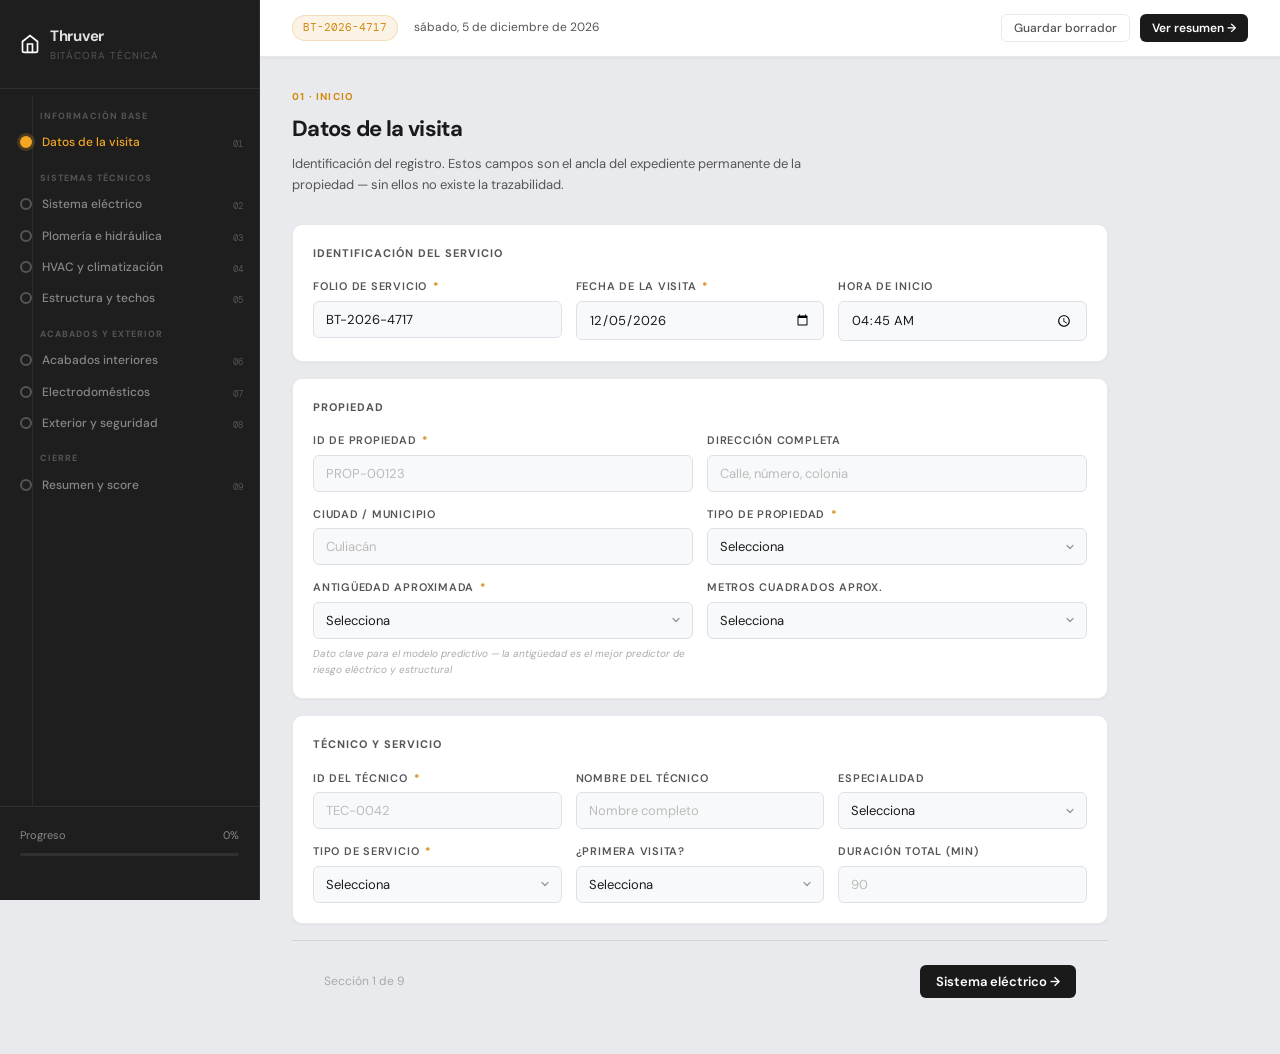
<file: bitacora-inspeccion.html>
<!DOCTYPE html>
<html lang="es">
<head>
<meta charset="UTF-8">
<meta name="viewport" content="width=device-width, initial-scale=1.0">
<title>Thruver · Bitácora Técnica v2</title>
<link rel="stylesheet" href="shared.css">
<style>

:root {
  --black:#1a1a1a; --dark:#ffffff; --dark-2:#f4f5f7; --dark-3:#e8eaed;
  --border:rgba(0,0,0,0.09); --border-2:rgba(0,0,0,0.18);
  --text:#1a1a1a; --text-2:#555; --text-3:#aaa;
  --accent:#d4880a; --accent-dim:rgba(212,136,10,0.1);
  --green:#15803d; --green-dim:rgba(21,128,61,0.1);
  --red:#dc2626; --red-dim:rgba(220,38,38,0.08);
  --blue:#0077aa; --blue-dim:rgba(0,119,170,0.1);
  --amber:#b45309; --amber-dim:rgba(180,83,9,0.1);
  --canvas:#e8eaed;
  --sidebar:#1e1e1e;
  --sidebar-text:#e0e0e0;
  --sidebar-text-2:#888;
  --sidebar-text-3:#555;
  --sidebar-border:rgba(255,255,255,0.08);
  --radius:10px; --radius-sm:6px;
}

body { background:var(--canvas); color:var(--text); font-family:'DM Sans',sans-serif; font-size:14px; line-height:1.6; min-height:100vh; }

.shell { display:grid; grid-template-columns:260px 1fr; min-height:100vh; }

/* Sidebar — dark, timeline style */
.sidebar { background:var(--sidebar); border-right:1px solid var(--sidebar-border); padding:24px 0; position:sticky; top:0; height:100vh; overflow-y:auto; display:flex; flex-direction:column; }
.sidebar-brand { display:flex; align-items:center; gap:10px; padding:0 20px 24px; border-bottom:1px solid var(--sidebar-border); margin-bottom:8px; }
.sidebar-brand svg { width:20px; height:20px; }
.sidebar-brand-name { font-size:15px; font-weight:700; letter-spacing:-0.02em; color:var(--sidebar-text); }
.sidebar-brand-sub { font-size:10px; color:var(--sidebar-text-3); text-transform:uppercase; letter-spacing:0.1em; }
.nav-section-label { font-size:9px; font-weight:700; text-transform:uppercase; letter-spacing:0.12em; color:var(--sidebar-text-3); padding:12px 20px 4px; }

/* Timeline wrapper */
.timeline { padding:0 0 0 20px; position:relative; flex:1; }
.timeline-line { position:absolute; left:32px; top:0; bottom:0; width:1px; background:rgba(255,255,255,0.07); }

.nav-item { display:flex; align-items:flex-start; gap:10px; padding:7px 16px 7px 0; cursor:pointer; transition:all 0.15s; position:relative; }
.nav-item:hover .nav-label { color:var(--sidebar-text); }
.nav-item.active .nav-label { color:#f5a623; }
.nav-item.done .nav-label { color:var(--sidebar-text-2); }

/* Timeline dot */
.nav-dot {
  width:12px; height:12px; border-radius:50%;
  background:var(--sidebar); border:2px solid var(--sidebar-text-3);
  flex-shrink:0; transition:all 0.25s; margin-top:2px; z-index:1; position:relative;
}
.nav-item.active .nav-dot { background:#f5a623; border-color:#f5a623; box-shadow:0 0 0 3px rgba(245,166,35,0.2); }
.nav-item.done .nav-dot { background:#16a34a; border-color:#16a34a; }
.nav-item.done .nav-dot::after { content:'✓'; position:absolute; inset:0; display:flex; align-items:center; justify-content:center; font-size:7px; color:#fff; font-weight:700; }

.nav-label { font-size:12px; font-weight:500; color:var(--sidebar-text-2); transition:color 0.15s; line-height:1.4; }
.nav-num { font-size:9px; color:var(--sidebar-text-3); font-family:'DM Mono',monospace; margin-left:auto; margin-top:3px; }
.sidebar-progress { padding:20px; border-top:1px solid var(--sidebar-border); }
.progress-label { font-size:11px; color:var(--sidebar-text-2); margin-bottom:8px; display:flex; justify-content:space-between; }
.progress-bar { height:3px; background:rgba(255,255,255,0.08); border-radius:2px; overflow:hidden; }
.progress-fill { height:100%; background:linear-gradient(90deg,#f5a623,#f0c060); border-radius:2px; transition:width 0.4s ease; }

/* Main */
.main { overflow-x:hidden; }
.top-bar { background:#fff; border-bottom:1px solid var(--border); padding:14px 32px; display:flex; align-items:center; justify-content:space-between; position:sticky; top:0; z-index:10; box-shadow:0 1px 3px rgba(0,0,0,0.06); }
.top-bar-info { display:flex; align-items:center; gap:16px; }
.top-bar-folio { font-family:'DM Mono',monospace; font-size:11px; color:var(--accent); background:var(--accent-dim); padding:3px 10px; border-radius:100px; border:1px solid rgba(212,136,10,0.2); }
.top-bar-date { font-size:12px; color:var(--text-2); }
.top-bar-actions { display:flex; gap:10px; }

/* Buttons */
.btn { display:inline-flex; align-items:center; gap:6px; padding:8px 16px; border-radius:var(--radius-sm); font-size:13px; font-weight:500; cursor:pointer; border:none; transition:all 0.15s; font-family:'DM Sans',sans-serif; }
.btn-ghost { background:transparent; color:var(--text-2); border:1px solid var(--border); }
.btn-ghost:hover { background:var(--dark-2); color:var(--text); }
.btn-primary { background:#1a1a1a; color:#fff; font-weight:600; }
.btn-primary:hover { background:#333; }
.btn-sm { padding:5px 12px; font-size:12px; }

/* Sections */
.section { display:none; padding:32px; max-width:880px; }
.section.active { display:block; }
.section-header { margin-bottom:28px; }
.section-tag { font-size:10px; font-weight:700; text-transform:uppercase; letter-spacing:0.12em; color:var(--accent); margin-bottom:6px; }
.section-title { font-size:22px; font-weight:700; letter-spacing:-0.03em; margin-bottom:8px; color:#1a1a1a; }
.section-desc { font-size:13px; color:var(--text-2); line-height:1.6; max-width:560px; }

/* Cards */
.card { background:#fff; border:1px solid var(--border); border-radius:var(--radius); padding:20px; margin-bottom:16px; box-shadow:0 1px 3px rgba(0,0,0,0.04); }
.card-title { font-size:11px; font-weight:700; text-transform:uppercase; letter-spacing:0.09em; color:var(--text-2); margin-bottom:16px; display:flex; align-items:center; gap:8px; }

/* Norm badge */
.norm-badge { display:inline-flex; align-items:center; gap:4px; background:#e8f4fd; border:1px solid #bdd9ef; border-radius:100px; padding:2px 8px; font-size:9px; font-weight:600; color:#0077aa; font-family:'DM Mono',monospace; margin-left:auto; }

/* Fields */
.field-grid { display:grid; gap:14px; }
.field-grid-2 { grid-template-columns:1fr 1fr; }
.field-grid-3 { grid-template-columns:1fr 1fr 1fr; }
.field { display:flex; flex-direction:column; gap:5px; }
label.field-label { font-size:11px; font-weight:600; color:var(--text-2); text-transform:uppercase; letter-spacing:0.07em; }
label.field-label .req { color:var(--accent); margin-left:2px; }
.field-note { font-size:10px; color:var(--text-3); margin-top:2px; font-style:italic; }

input, select, textarea { background:#f8f9fb; border:1px solid #dde1e7; border-radius:var(--radius-sm); color:var(--text); font-family:'DM Sans',sans-serif; font-size:13px; padding:9px 12px; width:100%; transition:border-color 0.15s; outline:none; appearance:none; -webkit-appearance:none; }
input:focus, select:focus, textarea:focus { border-color:var(--accent); background:#fff; box-shadow:0 0 0 3px rgba(212,136,10,0.1); }
input::placeholder { color:#bbb; }
select { background-image:url("data:image/svg+xml,%3Csvg xmlns='http://www.w3.org/2000/svg' width='12' height='12' viewBox='0 0 24 24' fill='none' stroke='%23999' stroke-width='2.5' stroke-linecap='round'%3E%3Cpolyline points='6 9 12 15 18 9'/%3E%3C/svg%3E"); background-repeat:no-repeat; background-position:right 10px center; padding-right:32px; cursor:pointer; }
textarea { resize:vertical; min-height:72px; }

/* Scale */
.scale-group { display:flex; gap:6px; }
.scale-btn { flex:1; padding:8px 4px; border:1px solid #dde1e7; border-radius:var(--radius-sm); background:#f8f9fb; color:#aaa; font-size:12px; font-weight:600; cursor:pointer; text-align:center; transition:all 0.15s; font-family:'DM Sans',sans-serif; }
.scale-btn:hover { border-color:#bbb; color:#666; background:#fff; }
.scale-btn.s1 { background:#fff0f0; border-color:#dc2626; color:#dc2626; }
.scale-btn.s2 { background:#fff4ec; border-color:#ea580c; color:#ea580c; }
.scale-btn.s3 { background:#fffbeb; border-color:#b45309; color:#b45309; }
.scale-btn.s4 { background:#f0fdf4; border-color:#15803d; color:#15803d; }
.scale-btn.s5 { background:#dcfce7; border-color:#15803d; color:#15803d; }
.scale-labels { display:flex; justify-content:space-between; font-size:9px; color:var(--text-3); margin-top:3px; padding:0 2px; }

/* Checkboxes — fixed implementation */
.check-grid { display:grid; grid-template-columns:1fr 1fr; gap:8px; }
.check-item { display:flex; align-items:flex-start; gap:8px; padding:9px 12px; border:1px solid #dde1e7; border-radius:var(--radius-sm); cursor:pointer; transition:all 0.15s; user-select:none; background:#f8f9fb; }
.check-item:hover { border-color:#bbb; background:#fff; }
.check-item.checked { border-color:var(--accent); background:#fff8ec; }
.check-box { width:16px; height:16px; min-width:16px; border:1.5px solid #bbb; border-radius:4px; display:flex; align-items:center; justify-content:center; transition:all 0.15s; margin-top:1px; background:#fff; }
.check-item.checked .check-box { background:#d4880a; border-color:#d4880a; }
.check-mark { display:none; }
.check-item.checked .check-mark { display:block; }
.check-text { font-size:12px; line-height:1.4; color:var(--text); }

/* Info boxes */
.info-box { background:#eff8ff; border:1px solid #bdd9ef; border-radius:var(--radius-sm); padding:10px 14px; font-size:12px; color:#0077aa; margin-bottom:16px; display:flex; gap:8px; align-items:flex-start; }
.warn-box { background:#fffbeb; border:1px solid #fcd34d; border-radius:var(--radius-sm); padding:10px 14px; font-size:12px; color:#92400e; margin-bottom:16px; display:flex; gap:8px; align-items:flex-start; }

/* Priority */
.priority-group { display:flex; gap:8px; }
.priority-btn { flex:1; padding:10px; border:1px solid #dde1e7; border-radius:var(--radius-sm); background:#f8f9fb; color:var(--text-2); font-size:12px; font-weight:600; cursor:pointer; text-align:center; transition:all 0.15s; font-family:'DM Sans',sans-serif; line-height:1.5; }
.priority-btn.sel-urgente { border-color:#dc2626; background:#fff0f0; color:#dc2626; }
.priority-btn.sel-media { border-color:#d4880a; background:#fff8ec; color:#d4880a; }
.priority-btn.sel-preventivo { border-color:#15803d; background:#f0fdf4; color:#15803d; }

/* Nav */
.section-nav { display:flex; align-items:center; justify-content:space-between; padding:24px 32px; border-top:1px solid var(--border); margin-top:8px; }
.section-nav-info { font-size:12px; color:var(--text-3); }
.divider { height:1px; background:var(--border); margin:20px 0; }

/* Summary */
.score-preview { background:#fff; border:1px solid var(--border); border-radius:var(--radius); padding:20px; margin-bottom:16px; box-shadow:0 1px 3px rgba(0,0,0,0.04); }
.score-big { font-size:64px; font-weight:700; letter-spacing:-0.05em; line-height:1; font-family:'DM Mono',monospace; }
.score-bars { margin-top:20px; display:flex; flex-direction:column; gap:10px; }
.score-row { display:flex; flex-direction:column; gap:4px; }
.score-row-header { display:flex; justify-content:space-between; font-size:11px; }
.score-row-name { color:var(--text-2); }
.score-row-val { font-family:'DM Mono',monospace; font-weight:500; }
.score-bar-track { height:4px; background:#e8eaed; border-radius:2px; overflow:hidden; }
.score-bar-fill { height:100%; border-radius:2px; transition:width 0.5s ease; }
.findings-list { display:flex; flex-direction:column; gap:8px; }
.finding-item { display:flex; align-items:flex-start; gap:10px; padding:12px 14px; border-radius:var(--radius-sm); border:1px solid; font-size:12px; line-height:1.5; }
.finding-item.urgente { background:#fff5f5; border-color:#fecaca; color:#991b1b; }
.finding-item.alerta { background:#fffbeb; border-color:#fde68a; color:#92400e; }
.finding-item.ok { background:#f0fdf4; border-color:#bbf7d0; color:#166534; }
.finding-dot { width:6px; height:6px; border-radius:50%; flex-shrink:0; margin-top:5px; }
.finding-item.urgente .finding-dot { background:var(--red); }
.finding-item.alerta .finding-dot { background:#b45309; }
.finding-item.ok .finding-dot { background:#15803d; }
.finding-ref { font-size:9px; font-family:'DM Mono',monospace; opacity:0.6; margin-left:auto; white-space:nowrap; padding-left:8px; }

/* Ref note */
.ref-note { font-size:10px; color:var(--text-3); font-family:'DM Mono',monospace; margin-top:4px; }

/* ── Field validation states ── */
.field-wrap { position:relative; }
.field-wrap input,
.field-wrap select { padding-right:36px; }

.val-icon {
  position:absolute;
  right:10px;
  top:50%;
  transform:translateY(-50%);
  width:16px;
  height:16px;
  display:none;
  align-items:center;
  justify-content:center;
  border-radius:50%;
  flex-shrink:0;
  pointer-events:none;
}
.val-icon.show { display:flex; }
.val-icon.ok   { background:#dcfce7; }
.val-icon.warn { background:#fef3c7; }
.val-icon.err  { background:#fee2e2; }

/* border states */
.field-wrap.state-ok   input,
.field-wrap.state-ok   select { border-color:#15803d !important; background:#f0fdf4 !important; }
.field-wrap.state-warn input,
.field-wrap.state-warn select { border-color:#d97706 !important; background:#fffbeb !important; }
.field-wrap.state-err  input,
.field-wrap.state-err  select { border-color:#dc2626 !important; background:#fff5f5 !important; }

/* inline validation message */
.val-msg {
  display:none;
  font-size:10px;
  font-weight:600;
  margin-top:4px;
  padding:4px 8px;
  border-radius:4px;
  align-items:center;
  gap:5px;
}
.val-msg.show { display:flex; }
.val-msg.ok   { color:#166534; background:#dcfce7; }
.val-msg.warn { color:#92400e; background:#fef3c7; }
.val-msg.err  { color:#991b1b; background:#fee2e2; }
</style>
</head>
<body>
<div class="shell">

<!-- SIDEBAR -->
<aside class="sidebar">
  <div class="sidebar-brand">
    <svg viewBox="0 0 24 24" fill="none" stroke="#fff" stroke-width="2" stroke-linecap="round"><path d="M3 9l9-7 9 7v11a2 2 0 01-2 2H5a2 2 0 01-2-2z"/><polyline points="9 22 9 12 15 12 15 22"/></svg>
    <div><div class="sidebar-brand-name">Thruver</div><div class="sidebar-brand-sub">Bitácora Técnica</div></div>
  </div>

  <div class="timeline">
    <div class="timeline-line"></div>

    <div class="nav-section-label">Información base</div>
    <div class="nav-item active" onclick="goTo(0)"><div class="nav-dot"></div><span class="nav-label">Datos de la visita</span><span class="nav-num">01</span></div>

    <div class="nav-section-label">Sistemas técnicos</div>
    <div class="nav-item" onclick="goTo(1)"><div class="nav-dot"></div><span class="nav-label">Sistema eléctrico</span><span class="nav-num">02</span></div>
    <div class="nav-item" onclick="goTo(2)"><div class="nav-dot"></div><span class="nav-label">Plomería e hidráulica</span><span class="nav-num">03</span></div>
    <div class="nav-item" onclick="goTo(3)"><div class="nav-dot"></div><span class="nav-label">HVAC y climatización</span><span class="nav-num">04</span></div>
    <div class="nav-item" onclick="goTo(4)"><div class="nav-dot"></div><span class="nav-label">Estructura y techos</span><span class="nav-num">05</span></div>

    <div class="nav-section-label">Acabados y exterior</div>
    <div class="nav-item" onclick="goTo(5)"><div class="nav-dot"></div><span class="nav-label">Acabados interiores</span><span class="nav-num">06</span></div>
    <div class="nav-item" onclick="goTo(6)"><div class="nav-dot"></div><span class="nav-label">Electrodomésticos</span><span class="nav-num">07</span></div>
    <div class="nav-item" onclick="goTo(7)"><div class="nav-dot"></div><span class="nav-label">Exterior y seguridad</span><span class="nav-num">08</span></div>

    <div class="nav-section-label">Cierre</div>
    <div class="nav-item" onclick="goTo(8)"><div class="nav-dot"></div><span class="nav-label">Resumen y score</span><span class="nav-num">09</span></div>
  </div>
  <div class="sidebar-progress">
    <div class="progress-label"><span>Progreso</span><span id="progressPct">0%</span></div>
    <div class="progress-bar"><div class="progress-fill" id="progressFill" style="width:0%"></div></div>
  </div>
</aside>

<!-- MAIN -->
<main class="main">
  <div class="top-bar">
    <div class="top-bar-info">
      <div class="top-bar-folio" id="folioDisplay">BT-···</div>
      <div class="top-bar-date" id="dateDisplay">—</div>
    </div>
    <div class="top-bar-actions">
      <button class="btn btn-ghost btn-sm" onclick="saveDraft()">Guardar borrador</button>
      <button class="btn btn-primary btn-sm" onclick="goTo(8)">Ver resumen →</button>
    </div>
  </div>

  <!-- S0 DATOS DE LA VISITA -->
  <div class="section active" id="s0">
    <div class="section-header">
      <div class="section-tag">01 · Inicio</div>
      <div class="section-title">Datos de la visita</div>
      <div class="section-desc">Identificación del registro. Estos campos son el ancla del expediente permanente de la propiedad — sin ellos no existe la trazabilidad.</div>
    </div>
    <div class="card">
      <div class="card-title">Identificación del servicio</div>
      <div class="field-grid field-grid-3">
        <div class="field"><label class="field-label">Folio de servicio <span class="req">*</span></label><input type="text" id="folio" placeholder="BT-2026-0001" oninput="updateFolio(this.value)"></div>
        <div class="field"><label class="field-label">Fecha de la visita <span class="req">*</span></label><input type="date" id="fecha"></div>
        <div class="field"><label class="field-label">Hora de inicio</label><input type="time" id="horaInicio"></div>
      </div>
    </div>
    <div class="card">
      <div class="card-title">Propiedad</div>
      <div class="field-grid field-grid-2">
        <div class="field"><label class="field-label">ID de propiedad <span class="req">*</span></label><input type="text" id="propId" placeholder="PROP-00123"></div>
        <div class="field"><label class="field-label">Dirección completa</label><input type="text" id="propDir" placeholder="Calle, número, colonia"></div>
        <div class="field"><label class="field-label">Ciudad / Municipio</label><input type="text" id="propCiudad" placeholder="Culiacán"></div>
        <div class="field"><label class="field-label">Tipo de propiedad <span class="req">*</span></label>
          <select id="propTipo"><option value="">Selecciona</option><option>Casa habitación</option><option>Departamento</option><option>Casa en condominio</option><option>Residencia</option><option>Propiedad comercial / mixta</option></select></div>
        <div class="field"><label class="field-label">Antigüedad aproximada <span class="req">*</span></label>
          <select id="propAntiguedad"><option value="">Selecciona</option><option>Menos de 5 años</option><option>5 – 10 años</option><option>11 – 20 años</option><option>21 – 30 años</option><option>Más de 30 años</option><option>Desconocida</option></select>
          <span class="field-note">Dato clave para el modelo predictivo — la antigüedad es el mejor predictor de riesgo eléctrico y estructural</span></div>
        <div class="field"><label class="field-label">Metros cuadrados aprox.</label>
          <select id="propM2"><option value="">Selecciona</option><option>Menos de 60 m²</option><option>60 – 120 m²</option><option>121 – 200 m²</option><option>201 – 350 m²</option><option>Más de 350 m²</option></select></div>
      </div>
    </div>
    <div class="card">
      <div class="card-title">Técnico y servicio</div>
      <div class="field-grid field-grid-3">
        <div class="field"><label class="field-label">ID del técnico <span class="req">*</span></label><input type="text" id="tecId" placeholder="TEC-0042"></div>
        <div class="field"><label class="field-label">Nombre del técnico</label><input type="text" id="tecNombre" placeholder="Nombre completo"></div>
        <div class="field"><label class="field-label">Especialidad</label>
          <select id="tecEspec"><option value="">Selecciona</option><option>Electricidad</option><option>Plomería</option><option>HVAC</option><option>Carpintería / Estructura</option><option>Inspección general</option></select></div>
        <div class="field"><label class="field-label">Tipo de servicio <span class="req">*</span></label>
          <select id="tipoSvc"><option value="">Selecciona</option><option>Inspección general preventiva</option><option>Reparación correctiva</option><option>Mantenimiento programado</option><option>Diagnóstico técnico</option><option>Servicio de emergencia</option></select></div>
        <div class="field"><label class="field-label">¿Primera visita?</label>
          <select id="primeraVisita"><option value="">Selecciona</option><option>Sí — primera visita</option><option>No — propiedad con historial</option></select></div>
        <div class="field"><label class="field-label">Duración total (min)</label><input type="number" id="duracion" placeholder="90" min="15" max="600"></div>
      </div>
    </div>
    <div class="section-nav"><div class="section-nav-info">Sección 1 de 9</div><button class="btn btn-primary" onclick="goTo(1)">Sistema eléctrico →</button></div>
  </div>

  <!-- S1 ELÉCTRICO -->
  <div class="section" id="s1">
    <div class="section-header">
      <div class="section-tag">02 · Sistemas técnicos</div>
      <div class="section-title">Sistema eléctrico</div>
      <div class="section-desc">El sistema con mayor correlación predictiva para riesgos de incendio y falla eléctrica. Cada medición aquí es un datapoint que Thruver usa para anticipar intervenciones futuras.</div>
    </div>

    <div class="info-box">
      <svg width="14" height="14" viewBox="0 0 24 24" fill="none" stroke="#0077aa" stroke-width="2" stroke-linecap="round" style="flex-shrink:0;margin-top:1px"><circle cx="12" cy="12" r="10"/><line x1="12" y1="8" x2="12" y2="12"/><line x1="12" y1="16" x2="12.01" y2="16"/></svg>
      Escala 1–5: <strong>1 = Crítico / requiere acción urgente</strong> · 2 = Deficiente · 3 = Regular / monitorear · 4 = Bueno · <strong>5 = Excelente / sin observaciones</strong>
    </div>

    <div class="card">
      <div class="card-title">Tablero principal de distribución <span class="norm-badge">NOM-001-SEDE-2012 · Art. 408</span></div>
      <div class="field-grid field-grid-3" style="margin-bottom:14px">
        <div class="field"><label class="field-label">Marca del tablero</label>
          <select id="tableroMarca"><option value="">Selecciona</option><option>Siemens</option><option>Square D / Schneider</option><option>General Electric</option><option>Cutler-Hammer / Eaton</option><option>Legrand</option><option>Otra marca certificada</option><option>Sin certificación / sin marca</option></select></div>
        <div class="field"><label class="field-label">Edad estimada <span class="req">*</span></label>
          <select id="tableroEdad"><option value="">Selecciona</option><option>Menos de 5 años</option><option>5 – 10 años</option><option>11 – 20 años</option><option>Más de 20 años</option><option>Desconocida</option></select>
          <span class="field-note">Tableros de más de 20 años tienen riesgo elevado de falla según práctica técnica</span></div>
        <div class="field"><label class="field-label">Tipo de instalación</label>
          <select id="tableroTipo"><option value="">Selecciona</option><option>Monofásico 120V</option><option>Bifásico 120/240V</option><option>Trifásico</option></select>
          <span class="field-note">Tensiones normalizadas: 120V, 120/240V — NOM-001-SEDE-2012 Art. 220</span></div>
      </div>
      <div class="field"><label class="field-label">Estado general del tablero <span class="req">*</span></label>
        <div class="scale-group" id="tableroEstado">
          <button class="scale-btn" onclick="setScale('tableroEstado',1)">1</button><button class="scale-btn" onclick="setScale('tableroEstado',2)">2</button><button class="scale-btn" onclick="setScale('tableroEstado',3)">3</button><button class="scale-btn" onclick="setScale('tableroEstado',4)">4</button><button class="scale-btn" onclick="setScale('tableroEstado',5)">5</button>
        </div>
        <div class="scale-labels"><span>Crítico</span><span>Excelente</span></div>
        <span class="field-note">Evaluar: acceso libre, tapa completa, sin manchas de quemado, interruptores correctamente rotulados, sin cables sueltos</span>
      </div>
    </div>

    <div class="card">
      <div class="card-title">Mediciones eléctricas (con multímetro) <span class="norm-badge">NOM-001-SEDE-2012 · Art. 210, 250</span></div>
      <div class="field-grid field-grid-3">
        <div class="field"><label class="field-label">Voltaje línea 1 (V) <span class="req">*</span></label>
          <div class="field-wrap">
            <input type="number" id="voltaje1" placeholder="127" min="90" max="160" oninput="validateVoltaje('voltaje1','vmsg1')">
            <div class="val-icon" id="vicon1"></div>
          </div>
          <div class="val-msg" id="vmsg1"></div>
          <span class="field-note">Estándar CFE México: 127V nominal. Óptimo: 120–134V (±5%). Aceptable: 114–119V o 135–140V. Crítico: menos de 114V o más de 140V — NOM-001-SEDE-2012</span></div>
        <div class="field"><label class="field-label">Voltaje línea 2 (V)</label>
          <div class="field-wrap">
            <input type="number" id="voltaje2" placeholder="127" min="90" max="280" oninput="validateVoltaje2('voltaje2','vmsg2')">
            <div class="val-icon" id="vicon2"></div>
          </div>
          <div class="val-msg" id="vmsg2"></div>
          <span class="field-note">En bifásico debe estar cerca de 240V. NOM-001-SEDE-2012 establece 120/240V como tensiones normalizadas</span></div>
        <div class="field"><label class="field-label">Sistema de tierra física <span class="req">*</span></label>
          <select id="tierraFisica"><option value="">Selecciona</option><option>Varilla de tierra instalada y funcional</option><option>Varilla presente — resistencia fuera de norma</option><option>Tierra solo en tablero — sin varilla</option><option>Ausente — sin sistema de tierra</option><option>No verificable</option></select></div>
        <div class="field"><label class="field-label">Resistencia de tierra (Ω)</label>
          <div class="field-wrap">
            <input type="number" id="tierraOhm" placeholder="8.5" step="0.1" min="0" oninput="validateTierra('tierraOhm','tmsg')">
            <div class="val-icon" id="ticon"></div>
          </div>
          <div class="val-msg" id="tmsg"></div>
          <span class="field-note">Límite máximo: 25 Ω según NOM-001-SEDE-2012 Art. 250-56. Ideal: menos de 10 Ω. Medir con telurómetro</span></div>
        <div class="field"><label class="field-label">Voltaje Neutro–Tierra (V)</label>
          <div class="field-wrap">
            <input type="number" id="neutroTierra" placeholder="0.5" step="0.1" min="0" max="50" oninput="validateNeutroTierra('neutroTierra','ntmsg')">
            <div class="val-icon" id="nticon"></div>
          </div>
          <div class="val-msg" id="ntmsg"></div>
          <span class="field-note">Causa #1 de quema de tarjetas en minisplits. Óptimo: menos de 1V. Más de 2V indica ruido eléctrico o tierra física deficiente — permite vender corrección preventiva</span></div>
        <div class="field"><label class="field-label">Tipo de cableado <span class="req">*</span></label>
          <select id="tipoCableado"><option value="">Selecciona</option><option>Cobre THW / THHW (correcto)</option><option>Cobre con aislamiento deteriorado</option><option>Aluminio (riesgo en empalmes)</option><option>Mixto cobre/aluminio</option><option>No identificado</option></select>
          <span class="field-note">NOM-001-SEDE-2012: conductores deben ser de cobre salvo especificación. Aluminio requiere terminales especiales</span></div>
        <div class="field"><label class="field-label">Calibre predominante</label>
          <select id="calibre"><option value="">Selecciona</option><option>12 AWG (20A máx.)</option><option>10 AWG (30A máx.)</option><option>8 AWG (40A máx.)</option><option>6 AWG (55A máx.)</option><option>Mixto / No identificado</option></select>
          <span class="field-note">El breaker NUNCA debe tener mayor amperaje que la capacidad del calibre del cable que protege — riesgo crítico de incendio</span></div>
      </div>
    </div>

    <div class="card">
      <div class="card-title">Circuitos y contactos <span class="norm-badge">NOM-001-SEDE-2012 · Art. 210, 406</span></div>
      <div class="field-grid field-grid-2" style="margin-bottom:14px">
        <div class="field"><label class="field-label">Número de circuitos en tablero</label><input type="number" id="numCircuitos" placeholder="12" min="1" max="60"></div>
        <div class="field"><label class="field-label">Contactos / tomacorrientes revisados</label><input type="number" id="contactosRevisados" placeholder="18" min="0"></div>
        <div class="field"><label class="field-label">Estado de circuitos (breakers) <span class="req">*</span></label>
          <div class="scale-group" id="circuitosEstado">
            <button class="scale-btn" onclick="setScale('circuitosEstado',1)">1</button><button class="scale-btn" onclick="setScale('circuitosEstado',2)">2</button><button class="scale-btn" onclick="setScale('circuitosEstado',3)">3</button><button class="scale-btn" onclick="setScale('circuitosEstado',4)">4</button><button class="scale-btn" onclick="setScale('circuitosEstado',5)">5</button>
          </div>
          <div class="scale-labels"><span>Crítico</span><span>Excelente</span></div>
          <span class="field-note">Evaluar: breakers operables, correctamente dimensionados, sin sobrecargas, identificados por área</span></div>
        <div class="field"><label class="field-label">Estado de contactos eléctricos <span class="req">*</span></label>
          <div class="scale-group" id="contactosEstado">
            <button class="scale-btn" onclick="setScale('contactosEstado',1)">1</button><button class="scale-btn" onclick="setScale('contactosEstado',2)">2</button><button class="scale-btn" onclick="setScale('contactosEstado',3)">3</button><button class="scale-btn" onclick="setScale('contactosEstado',4)">4</button><button class="scale-btn" onclick="setScale('contactosEstado',5)">5</button>
          </div>
          <div class="scale-labels"><span>Crítico</span><span>Excelente</span></div>
          <span class="field-note">Verificar polaridad, presencia de tierra, ajuste mecánico, sin señales de calentamiento</span></div>
      </div>
      <div class="field"><label class="field-label">Cumplimiento básico NOM-001-SEDE-2012</label>
        <select id="nomElec"><option value="">Selecciona</option><option>Cumple — instalación conforme a norma</option><option>Cumple parcialmente — hay no conformidades menores</option><option>No cumple — requiere intervención</option><option>No evaluado en esta visita</option></select>
        <span class="field-note">Evaluación de referencia técnica. No sustituye dictamen oficial de UVIE autorizada por la Secretaría de Energía</span></div>
    </div>

    <div class="card">
      <div class="card-title">Hallazgos eléctricos observados <span class="norm-badge">NOM-001-SEDE-2012</span></div>
      <div class="check-grid">
        <div class="check-item" onclick="toggleCheck(this)"><div class="check-box"><svg class="check-mark" width="10" height="10" viewBox="0 0 24 24" fill="none" stroke="#000" stroke-width="3.5" stroke-linecap="round"><polyline points="20 6 9 17 4 12"/></svg></div><span class="check-text">Cableado expuesto o sin protección (canalización)</span></div>
        <div class="check-item" onclick="toggleCheck(this)"><div class="check-box"><svg class="check-mark" width="10" height="10" viewBox="0 0 24 24" fill="none" stroke="#000" stroke-width="3.5" stroke-linecap="round"><polyline points="20 6 9 17 4 12"/></svg></div><span class="check-text">Interruptores dañados, atascados o sin rotulación</span></div>
        <div class="check-item" onclick="toggleCheck(this)"><div class="check-box"><svg class="check-mark" width="10" height="10" viewBox="0 0 24 24" fill="none" stroke="#000" stroke-width="3.5" stroke-linecap="round"><polyline points="20 6 9 17 4 12"/></svg></div><span class="check-text">Señales de sobrecalentamiento (manchas negras, olor)</span></div>
        <div class="check-item" onclick="toggleCheck(this)"><div class="check-box"><svg class="check-mark" width="10" height="10" viewBox="0 0 24 24" fill="none" stroke="#000" stroke-width="3.5" stroke-linecap="round"><polyline points="20 6 9 17 4 12"/></svg></div><span class="check-text">Contactos sin polaridad o sin terminal de tierra</span></div>
        <div class="check-item" onclick="toggleCheck(this)"><div class="check-box"><svg class="check-mark" width="10" height="10" viewBox="0 0 24 24" fill="none" stroke="#000" stroke-width="3.5" stroke-linecap="round"><polyline points="20 6 9 17 4 12"/></svg></div><span class="check-text">Empalmes sin caja de conexiones (NOM Art. 314)</span></div>
        <div class="check-item" onclick="toggleCheck(this)"><div class="check-box"><svg class="check-mark" width="10" height="10" viewBox="0 0 24 24" fill="none" stroke="#000" stroke-width="3.5" stroke-linecap="round"><polyline points="20 6 9 17 4 12"/></svg></div><span class="check-text">Breaker sobredimensionado para el calibre del cable</span></div>
        <div class="check-item" onclick="toggleCheck(this)"><div class="check-box"><svg class="check-mark" width="10" height="10" viewBox="0 0 24 24" fill="none" stroke="#000" stroke-width="3.5" stroke-linecap="round"><polyline points="20 6 9 17 4 12"/></svg></div><span class="check-text">Humedad o agua dentro del tablero</span></div>
        <div class="check-item" onclick="toggleCheck(this)"><div class="check-box"><svg class="check-mark" width="10" height="10" viewBox="0 0 24 24" fill="none" stroke="#000" stroke-width="3.5" stroke-linecap="round"><polyline points="20 6 9 17 4 12"/></svg></div><span class="check-text">Resistencia de tierra mayor a 25 Ω (fuera de NOM)</span></div>
        <div class="check-item" onclick="toggleCheck(this)"><div class="check-box"><svg class="check-mark" width="10" height="10" viewBox="0 0 24 24" fill="none" stroke="#000" stroke-width="3.5" stroke-linecap="round"><polyline points="20 6 9 17 4 12"/></svg></div><span class="check-text">Materiales sin certificación NOM en uso</span></div>
        <div class="check-item" onclick="toggleCheck(this)"><div class="check-box"><svg class="check-mark" width="10" height="10" viewBox="0 0 24 24" fill="none" stroke="#000" stroke-width="3.5" stroke-linecap="round"><polyline points="20 6 9 17 4 12"/></svg></div><span class="check-text">Sin hallazgos relevantes en esta visita</span></div>
      </div>
      <div class="divider"></div>
      <div class="field"><label class="field-label">Último mantenimiento eléctrico conocido</label>
        <select id="ultimoMantElec"><option value="">Selecciona</option><option>Menos de 1 año</option><option>1 – 2 años</option><option>3 – 5 años</option><option>Más de 5 años</option><option>Nunca / Desconocido</option></select>
        <span class="field-note">NOM-001-SEDE-2012 recomienda verificación mínimo cada 5 años o tras modificaciones significativas</span></div>
    </div>
    <div class="section-nav"><button class="btn btn-ghost" onclick="goTo(0)">← Atrás</button><button class="btn btn-primary" onclick="goTo(2)">Plomería →</button></div>
  </div>

  <!-- S2 PLOMERÍA -->
  <div class="section" id="s2">
    <div class="section-header">
      <div class="section-tag">03 · Sistemas técnicos</div>
      <div class="section-title">Plomería e hidráulica</div>
      <div class="section-desc">Sistema de agua potable, drenaje, calentador y cisterna. La edad del calentador y la dureza del agua local son los factores predictivos más importantes en este sistema.</div>
    </div>

    <div class="card">
      <div class="card-title">Tuberías y presión de agua <span class="norm-badge">NOM-013-CNA-2000 · CONAGUA</span></div>
      <div class="field-grid field-grid-3" style="margin-bottom:14px">
        <div class="field"><label class="field-label">Material de tuberías interiores <span class="req">*</span></label>
          <select id="materialTuberias"><option value="">Selecciona</option><option>Cobre (más durable, antiincrustante)</option><option>Galvanizado (riesgo de corrosión en agua dura)</option><option>CPVC / PVC (buena resistencia química)</option><option>Polietileno PE (flexible, resistente)</option><option>Mixto cobre/galvanizado</option><option>No identificado</option></select>
          <span class="field-note">Galvanizado en zonas de agua dura (como Sinaloa) tiene vida útil reducida — predice fugas en 5–10 años</span></div>
        <div class="field"><label class="field-label">Presión del agua <span class="req">*</span></label>
          <div class="field-wrap">
            <select id="presionAgua" onchange="validateSelect('presionAgua','presionmsg',{warn:['Alta — más de 60 PSI (riesgo de daño a instalaciones)','Baja — 15–35 PSI (mínimo aceptable CONAGUA: ~21 PSI)'],err:['Muy baja — menos de 15 PSI (insuficiente)','Variable / intermitente']},{warn:'Presión fuera del rango óptimo. Puede dañar instalaciones o afectar el servicio.',err:'Presión crítica. Insuficiente para operación normal del hogar.'})"><option value="">Selecciona</option><option>Alta — más de 60 PSI (riesgo de daño a instalaciones)</option><option>Normal — 35–60 PSI (rango óptimo CONAGUA)</option><option>Baja — 15–35 PSI (mínimo aceptable CONAGUA: ~21 PSI)</option><option>Muy baja — menos de 15 PSI (insuficiente)</option><option>Variable / intermitente</option><option>Sin medición</option></select>
            <div class="val-icon" id="presionicon"></div>
          </div>
          <div class="val-msg" id="presionmsg"></div>
          <span class="field-note">CONAGUA establece mínimo 1.5 kg/cm² (~21 PSI) para suministro habitacional. Presión mayor a 80 PSI daña instalaciones</span></div>
        <div class="field"><label class="field-label">Calidad del agua de la zona <span class="req">*</span></label>
          <select id="calidadAgua"><option value="">Selecciona</option><option>Agua dura — depósitos de cal visibles en grifos/calentador</option><option>Agua normal — sin depósitos significativos</option><option>Con sistema de suavizado instalado</option><option>Con filtros instalados</option><option>No evaluado</option></select>
          <span class="field-note">Culiacán tiene agua moderadamente dura. El agua dura acelera el deterioro del calentador y reduce vida útil de tuberías de galvanizado</span></div>
      </div>
      <div class="field"><label class="field-label">Estado general de tuberías visibles <span class="req">*</span></label>
        <div class="scale-group" id="tuberiasEstado">
          <button class="scale-btn" onclick="setScale('tuberiasEstado',1)">1</button><button class="scale-btn" onclick="setScale('tuberiasEstado',2)">2</button><button class="scale-btn" onclick="setScale('tuberiasEstado',3)">3</button><button class="scale-btn" onclick="setScale('tuberiasEstado',4)">4</button><button class="scale-btn" onclick="setScale('tuberiasEstado',5)">5</button>
        </div>
        <div class="scale-labels"><span>Crítico</span><span>Excelente</span></div>
        <span class="field-note">Evaluar: ausencia de corrosión, sellos en buen estado, sin manchas de humedad en muros adyacentes, sin ruido en tuberías</span></div>
    </div>

    <div class="card">
      <div class="card-title">Calentador de agua <span class="norm-badge">NOM-003-ENER-2011 · NOM-011-SESH-2012</span></div>
      <div class="warn-box">
        <svg width="14" height="14" viewBox="0 0 24 24" fill="none" stroke="#92400e" stroke-width="2" stroke-linecap="round" style="flex-shrink:0;margin-top:1px"><path d="M10.29 3.86L1.82 18a2 2 0 001.71 3h16.94a2 2 0 001.71-3L13.71 3.86a2 2 0 00-3.42 0z"/><line x1="12" y1="9" x2="12" y2="13"/><line x1="12" y1="17" x2="12.01" y2="17"/></svg>
        El campo de edad del calentador es el dato predictivo más valioso en plomería. La vida útil promedio de un boiler de gas es <strong>10–15 años</strong> con mantenimiento (NOM-003-ENER-2011). En zonas de agua dura, puede reducirse a 7–10 años.
      </div>
      <div class="field-grid field-grid-3" style="margin-bottom:14px">
        <div class="field"><label class="field-label">Tipo de calentador <span class="req">*</span></label>
          <select id="calentadorTipo"><option value="">Selecciona</option><option>Gas LP — boiler de depósito</option><option>Gas LP — calentador de paso (instantáneo)</option><option>Gas natural — boiler de depósito</option><option>Gas natural — calentador de paso</option><option>Eléctrico</option><option>Solar (NOM-027-ENER/SCFI-2018)</option><option>Solar con respaldo de gas</option><option>Sin calentador</option></select></div>
        <div class="field"><label class="field-label">Marca del calentador</label>
          <input type="text" id="calentadorMarca" placeholder="Ej: Calorex, Rheem, Bosch, Cinsa...">
          <span class="field-note">Dato clave para correlacionar marcas con frecuencia de fallas</span></div>
        <div class="field"><label class="field-label">Modelo / Número de serie</label>
          <input type="text" id="calentadorModelo" placeholder="Ej: ACI-11, GN-80L..."></div>
        <div class="field"><label class="field-label">Capacidad del depósito</label>
          <select id="calentadorCap"><option value="">No aplica / Paso</option><option>Menos de 40 litros (1–2 personas)</option><option>40–60 litros (2–3 personas)</option><option>80–120 litros (3–5 personas)</option><option>Más de 120 litros (6+ personas)</option></select></div>
        <div class="field"><label class="field-label">Edad estimada del calentador <span class="req">*</span></label>
        <div class="field"><label class="field-label">Edad estimada del calentador <span class="req">*</span></label>
          <div class="field-wrap">
            <select id="calentadorEdad" onchange="validateSelect('calentadorEdad','cedmsg',{warn:['7 – 10 años (vigilar en agua dura)','11 – 15 años (alta probabilidad de falla)'],err:['Más de 15 años (reemplazo urgente recomendado)']},{warn:'Monitorear condición. En agua dura la falla puede ser más temprana.',err:'Vida útil superada. Alta probabilidad de falla inminente — se recomienda reemplazo.'})"><option value="">Selecciona</option><option>Menos de 3 años</option><option>3 – 6 años</option><option>7 – 10 años (vigilar en agua dura)</option><option>11 – 15 años (alta probabilidad de falla)</option><option>Más de 15 años (reemplazo urgente recomendado)</option><option>Desconocida</option></select>
            <div class="val-icon" id="cedicon"></div>
          </div>
          <div class="val-msg" id="cedmsg"></div>
          <span class="field-note">Vida útil promedio: 10–15 años (NOM-003-ENER-2011). Con agua dura: 7–10 años</span></div>
      </div>
      <div class="field"><label class="field-label">Estado del calentador <span class="req">*</span></label>
        <div class="scale-group" id="calentadorEstado">
          <button class="scale-btn" onclick="setScale('calentadorEstado',1)">1</button><button class="scale-btn" onclick="setScale('calentadorEstado',2)">2</button><button class="scale-btn" onclick="setScale('calentadorEstado',3)">3</button><button class="scale-btn" onclick="setScale('calentadorEstado',4)">4</button><button class="scale-btn" onclick="setScale('calentadorEstado',5)">5</button>
        </div>
        <div class="scale-labels"><span>Crítico</span><span>Excelente</span></div>
        <span class="field-note">Evaluar: ausencia de fugas, llama estable de color azul, piloto funcional, válvula de seguridad operativa, sin depósitos de cal visibles en conexiones</span></div>
    </div>

    <div class="card">
      <div class="card-title">Cisterna, tinaco y drenaje</div>
      <div class="field-grid field-grid-2">
        <div class="field"><label class="field-label">Estado de tinaco / cisterna</label>
          <div class="scale-group" id="tinacoEstado">
            <button class="scale-btn" onclick="setScale('tinacoEstado',1)">1</button><button class="scale-btn" onclick="setScale('tinacoEstado',2)">2</button><button class="scale-btn" onclick="setScale('tinacoEstado',3)">3</button><button class="scale-btn" onclick="setScale('tinacoEstado',4)">4</button><button class="scale-btn" onclick="setScale('tinacoEstado',5)">5</button>
          </div>
          <div class="scale-labels"><span>Crítico</span><span>Excelente</span></div>
          <span class="field-note">Evaluar: tapa completa, sin grietas, sin sedimento visible, flotador funcional</span></div>
        <div class="field"><label class="field-label">Último lavado del tinaco / cisterna <span class="req">*</span></label>
          <select id="ultimoLavado"><option value="">Selecciona</option><option>Menos de 6 meses (correcto)</option><option>6 – 12 meses (aceptable)</option><option>1 – 2 años (requiere atención)</option><option>Más de 2 años (riesgo sanitario)</option><option>Nunca / Desconocido (riesgo alto)</option></select>
          <span class="field-note">COFEPRIS recomienda lavado de tinaco cada 6 meses. En clima cálido como Culiacán, la proliferación bacteriana es más rápida</span></div>
        <div class="field"><label class="field-label">Estado de drenajes</label>
          <select id="drenajes"><option value="">Selecciona</option><option>Sin obstrucciones — flujo normal en todos los puntos</option><option>Flujo lento en algún punto — requiere atención</option><option>Obstrucción parcial — riesgo de fuga</option><option>Obstrucción total — fuera de servicio</option></select></div>
        <div class="field"><label class="field-label">Bomba de agua / hidroneumático</label>
          <select id="bombaAgua"><option value="">No aplica / Sin bomba</option><option>Funcional — buen estado</option><option>Funcional — con ruido anormal (cavitación)</option><option>Falla intermitente</option><option>Fuera de servicio</option></select></div>
      </div>
    </div>

    <div class="card">
      <div class="card-title">Hallazgos de plomería observados</div>
      <div class="check-grid">
        <div class="check-item" onclick="toggleCheck(this)"><div class="check-box"><svg class="check-mark" width="10" height="10" viewBox="0 0 24 24" fill="none" stroke="#000" stroke-width="3.5" stroke-linecap="round"><polyline points="20 6 9 17 4 12"/></svg></div><span class="check-text">Fugas activas detectadas (goteo o chorro)</span></div>
        <div class="check-item" onclick="toggleCheck(this)"><div class="check-box"><svg class="check-mark" width="10" height="10" viewBox="0 0 24 24" fill="none" stroke="#000" stroke-width="3.5" stroke-linecap="round"><polyline points="20 6 9 17 4 12"/></svg></div><span class="check-text">Manchas de humedad activa en muros o techos</span></div>
        <div class="check-item" onclick="toggleCheck(this)"><div class="check-box"><svg class="check-mark" width="10" height="10" viewBox="0 0 24 24" fill="none" stroke="#000" stroke-width="3.5" stroke-linecap="round"><polyline points="20 6 9 17 4 12"/></svg></div><span class="check-text">Corrosión o sarro severo en tuberías visibles</span></div>
        <div class="check-item" onclick="toggleCheck(this)"><div class="check-box"><svg class="check-mark" width="10" height="10" viewBox="0 0 24 24" fill="none" stroke="#000" stroke-width="3.5" stroke-linecap="round"><polyline points="20 6 9 17 4 12"/></svg></div><span class="check-text">Llaves o registros con fuga en su empaque</span></div>
        <div class="check-item" onclick="toggleCheck(this)"><div class="check-box"><svg class="check-mark" width="10" height="10" viewBox="0 0 24 24" fill="none" stroke="#000" stroke-width="3.5" stroke-linecap="round"><polyline points="20 6 9 17 4 12"/></svg></div><span class="check-text">Depósitos de cal severos (agua dura) en calentador</span></div>
        <div class="check-item" onclick="toggleCheck(this)"><div class="check-box"><svg class="check-mark" width="10" height="10" viewBox="0 0 24 24" fill="none" stroke="#000" stroke-width="3.5" stroke-linecap="round"><polyline points="20 6 9 17 4 12"/></svg></div><span class="check-text">Válvula de seguridad del calentador dañada o ausente</span></div>
        <div class="check-item" onclick="toggleCheck(this)"><div class="check-box"><svg class="check-mark" width="10" height="10" viewBox="0 0 24 24" fill="none" stroke="#000" stroke-width="3.5" stroke-linecap="round"><polyline points="20 6 9 17 4 12"/></svg></div><span class="check-text">Flama del boiler amarilla o irregular (combustión incompleta)</span></div>
        <div class="check-item" onclick="toggleCheck(this)"><div class="check-box"><svg class="check-mark" width="10" height="10" viewBox="0 0 24 24" fill="none" stroke="#000" stroke-width="3.5" stroke-linecap="round"><polyline points="20 6 9 17 4 12"/></svg></div><span class="check-text">Sin hallazgos relevantes en esta visita</span></div>
      </div>
    </div>
    <div class="section-nav"><button class="btn btn-ghost" onclick="goTo(1)">← Atrás</button><button class="btn btn-primary" onclick="goTo(3)">HVAC →</button></div>
  </div>

  <!-- S3 HVAC -->
  <div class="section" id="s3">
    <div class="section-header">
      <div class="section-tag">04 · Sistemas técnicos</div>
      <div class="section-title">HVAC y climatización</div>
      <div class="section-desc">En climas cálidos como Culiacán (temperatura promedio de verano: 38–42°C), el HVAC es el sistema con mayor carga de uso y mayor riesgo de falla estacional. El mantenimiento preventivo antes del verano es crítico.</div>
    </div>

    <div class="card">
      <div class="card-title">Equipos de aire acondicionado <span class="norm-badge">NOM-011-ENER-2025</span></div>
      <div class="field-grid field-grid-3" style="margin-bottom:14px">
        <div class="field"><label class="field-label">Número de equipos instalados <span class="req">*</span></label><input type="number" id="numAires" placeholder="3" min="0" max="20"></div>
        <div class="field"><label class="field-label">Tipo predominante</label>
          <select id="tipoAires"><option value="">Selecciona</option><option>Mini split inverter (más eficiente)</option><option>Mini split velocidad fija</option><option>Ventana</option><option>Central con ductos</option><option>Cassette</option><option>Mixto</option><option>Sin aire acondicionado</option></select></div>
        <div class="field"><label class="field-label">Marca(s) predominante(s)</label>
          <input type="text" id="airesMarca" placeholder="Ej: Mirage, Carrier, LG, Trane, Midea...">
          <span class="field-note">Registrar marca permite identificar patrones de falla por fabricante</span></div>
        <div class="field"><label class="field-label">Edad promedio de equipos <span class="req">*</span></label>
          <div class="field-wrap">
            <select id="edadAires" onchange="validateSelect('edadAires','edadairesmsg',{warn:['9 – 12 años (evaluar reemplazo)'],err:['Más de 12 años (alta probabilidad de falla)']},{warn:'Equipos próximos al final de vida útil. Evaluar reemplazo preventivo.',err:'Equipos fuera de vida útil recomendada. Riesgo alto de falla en temporada de calor.'})"><option value="">Selecciona</option><option>Menos de 3 años</option><option>3 – 5 años</option><option>6 – 8 años</option><option>9 – 12 años (evaluar reemplazo)</option><option>Más de 12 años (alta probabilidad de falla)</option><option>Mixto</option></select>
            <div class="val-icon" id="edadairesicon"></div>
          </div>
          <div class="val-msg" id="edadairesmsg"></div>
          <span class="field-note">Vida útil promedio mini split: 12–15 años con mantenimiento anual. Sin mantenimiento: 7–10 años</span></div>
      </div>
      <div class="field-grid field-grid-2">
        <div class="field"><label class="field-label">Estado general de equipos <span class="req">*</span></label>
          <div class="scale-group" id="airesEstado">
            <button class="scale-btn" onclick="setScale('airesEstado',1)">1</button><button class="scale-btn" onclick="setScale('airesEstado',2)">2</button><button class="scale-btn" onclick="setScale('airesEstado',3)">3</button><button class="scale-btn" onclick="setScale('airesEstado',4)">4</button><button class="scale-btn" onclick="setScale('airesEstado',5)">5</button>
          </div>
          <div class="scale-labels"><span>Crítico</span><span>Excelente</span></div></div>
        <div class="field"><label class="field-label">Estado de compresores <span class="req">*</span></label>
          <div class="scale-group" id="compresorEstado">
            <button class="scale-btn" onclick="setScale('compresorEstado',1)">1</button><button class="scale-btn" onclick="setScale('compresorEstado',2)">2</button><button class="scale-btn" onclick="setScale('compresorEstado',3)">3</button><button class="scale-btn" onclick="setScale('compresorEstado',4)">4</button><button class="scale-btn" onclick="setScale('compresorEstado',5)">5</button>
          </div>
          <div class="scale-labels"><span>Crítico</span><span>Excelente</span></div>
          <span class="field-note">El compresor es el componente más caro — su falla representa el 60–70% del costo de reemplazo total del equipo</span></div>
      </div>
    </div>

    <div class="card">
      <div class="card-title">Mantenimiento y refrigerante <span class="norm-badge">NOM-011-ENER-2025 · ASHRAE 15</span></div>
      <div class="field-grid field-grid-3">
        <div class="field"><label class="field-label">Último cambio / limpieza de filtros <span class="req">*</span></label>
          <div class="field-wrap">
            <select id="ultimoFiltros" onchange="validateSelect('ultimoFiltros','filtmsg',{warn:['7 – 12 meses (filtros sucios reducen eficiencia)'],err:['Más de 12 meses (reducción de rendimiento hasta 40%)','Nunca / Desconocido']},{warn:'Filtros con más de 6 meses. Rendimiento reducido — limpiar pronto.',err:'Filtros sucios. Reducción de eficiencia hasta 40% y riesgo para el compresor.'})"><option value="">Selecciona</option><option>Menos de 3 meses (correcto)</option><option>3 – 6 meses (aceptable)</option><option>7 – 12 meses (filtros sucios reducen eficiencia)</option><option>Más de 12 meses (reducción de rendimiento hasta 40%)</option><option>Nunca / Desconocido</option></select>
            <div class="val-icon" id="filticon"></div>
          </div>
          <div class="val-msg" id="filtmsg"></div>
          <span class="field-note">Recomendación técnica: limpiar filtros cada 3 meses en Culiacán (polvo + calor extremo). Filtros sucios aumentan consumo eléctrico y acortan vida del compresor</span></div>
        <div class="field"><label class="field-label">Nivel de refrigerante <span class="req">*</span></label>
          <div class="field-wrap">
            <select id="refrigerante" onchange="validateSelect('refrigerante','refmsg',{warn:['Bajo — requiere recarga'],err:['Fuga detectada (aceite o escarcha visible)']},{warn:'Nivel bajo. Programar recarga con técnico certificado.',err:'Fuga activa. Requiere atención inmediata — daña el compresor si no se atiende.'})"><option value="">Selecciona</option><option>Normal — sin pérdida detectada</option><option>Bajo — requiere recarga</option><option>Fuga detectada (aceite o escarcha visible)</option><option>No medido en esta visita</option></select>
            <div class="val-icon" id="reficon"></div>
          </div>
          <div class="val-msg" id="refmsg"></div>
          <span class="field-note">La verificación de refrigerante requiere manómetros y debe realizarla un técnico certificado (ASHRAE 15). Una fuga no atendida daña el compresor en 1–3 temporadas</span></div>
        <div class="field"><label class="field-label">Estado de serpentines / evaporadores</label>
          <div class="scale-group" id="evaporadorEstado" style="margin-top:6px">
            <button class="scale-btn" onclick="setScale('evaporadorEstado',1)">1</button><button class="scale-btn" onclick="setScale('evaporadorEstado',2)">2</button><button class="scale-btn" onclick="setScale('evaporadorEstado',3)">3</button><button class="scale-btn" onclick="setScale('evaporadorEstado',4)">4</button><button class="scale-btn" onclick="setScale('evaporadorEstado',5)">5</button>
          </div>
          <div class="scale-labels"><span>Crítico</span><span>Excelente</span></div>
          <span class="field-note">Serpentines sucios o con corrosión reducen la transferencia de calor — el sistema trabaja más y consume más energía</span></div>
        <div class="field"><label class="field-label">Último mantenimiento profesional completo</label>
          <select id="ultimoMantAire"><option value="">Selecciona</option><option>Menos de 6 meses</option><option>6 – 12 meses</option><option>1 – 2 años</option><option>Más de 2 años</option><option>Nunca / Desconocido</option></select>
          <span class="field-note">Recomendación: mantenimiento profesional anual antes de temporada de calor (abril en Culiacán)</span></div>
        <div class="field"><label class="field-label">Drenaje de condensado</label>
          <select id="condensado"><option value="">Selecciona</option><option>Limpio y funcional</option><option>Con acumulación — goteo leve</option><option>Obstruido — goteo severo</option><option>No verificado</option></select></div>
        <div class="field"><label class="field-label">Ventiladores (unidad interior y exterior)</label>
          <select id="ventiladores"><option value="">Selecciona</option><option>Funcionales — sin ruido anormal</option><option>Funcionales — con vibración o ruido</option><option>Falla en uno o más equipos</option></select></div>
      </div>
    </div>

    <div class="card">
      <div class="card-title">Hallazgos HVAC observados</div>
      <div class="check-grid">
        <div class="check-item" onclick="toggleCheck(this)"><div class="check-box"><svg class="check-mark" width="10" height="10" viewBox="0 0 24 24" fill="none" stroke="#000" stroke-width="3.5" stroke-linecap="round"><polyline points="20 6 9 17 4 12"/></svg></div><span class="check-text">Ruido anormal o vibración en compresor</span></div>
        <div class="check-item" onclick="toggleCheck(this)"><div class="check-box"><svg class="check-mark" width="10" height="10" viewBox="0 0 24 24" fill="none" stroke="#000" stroke-width="3.5" stroke-linecap="round"><polyline points="20 6 9 17 4 12"/></svg></div><span class="check-text">Goteo excesivo en unidad interior (drenaje obstruido)</span></div>
        <div class="check-item" onclick="toggleCheck(this)"><div class="check-box"><svg class="check-mark" width="10" height="10" viewBox="0 0 24 24" fill="none" stroke="#000" stroke-width="3.5" stroke-linecap="round"><polyline points="20 6 9 17 4 12"/></svg></div><span class="check-text">Condensadora con polvo crítico (aletas obstruidas)</span></div>
        <div class="check-item" onclick="toggleCheck(this)"><div class="check-box"><svg class="check-mark" width="10" height="10" viewBox="0 0 24 24" fill="none" stroke="#000" stroke-width="3.5" stroke-linecap="round"><polyline points="20 6 9 17 4 12"/></svg></div><span class="check-text">Equipo no alcanza temperatura programada</span></div>
        <div class="check-item" onclick="toggleCheck(this)"><div class="check-box"><svg class="check-mark" width="10" height="10" viewBox="0 0 24 24" fill="none" stroke="#000" stroke-width="3.5" stroke-linecap="round"><polyline points="20 6 9 17 4 12"/></svg></div><span class="check-text">Escarcha en tubería de cobre (señal de fuga de refrigerante)</span></div>
        <div class="check-item" onclick="toggleCheck(this)"><div class="check-box"><svg class="check-mark" width="10" height="10" viewBox="0 0 24 24" fill="none" stroke="#000" stroke-width="3.5" stroke-linecap="round"><polyline points="20 6 9 17 4 12"/></svg></div><span class="check-text">Corrosión en unidad exterior (exposición a intemperie)</span></div>
        <div class="check-item" onclick="toggleCheck(this)"><div class="check-box"><svg class="check-mark" width="10" height="10" viewBox="0 0 24 24" fill="none" stroke="#000" stroke-width="3.5" stroke-linecap="round"><polyline points="20 6 9 17 4 12"/></svg></div><span class="check-text">Malos olores al operar (bacterias o moho en filtros)</span></div>
        <div class="check-item" onclick="toggleCheck(this)"><div class="check-box"><svg class="check-mark" width="10" height="10" viewBox="0 0 24 24" fill="none" stroke="#000" stroke-width="3.5" stroke-linecap="round"><polyline points="20 6 9 17 4 12"/></svg></div><span class="check-text">Sin hallazgos relevantes en esta visita</span></div>
      </div>
    </div>
    <div class="section-nav"><button class="btn btn-ghost" onclick="goTo(2)">← Atrás</button><button class="btn btn-primary" onclick="goTo(4)">Estructura →</button></div>
  </div>

  <!-- S4 ESTRUCTURA -->
  <div class="section" id="s4">
    <div class="section-header">
      <div class="section-tag">05 · Sistemas técnicos</div>
      <div class="section-title">Estructura y techos</div>
      <div class="section-desc">La envolvente estructural. Grietas, filtraciones y el estado del impermeabilizante son los indicadores de largo plazo más importantes para el expediente técnico de la propiedad.</div>
    </div>
    <div class="card">
      <div class="card-title">Muros y cimentación</div>
      <div class="field-grid field-grid-3" style="margin-bottom:14px">
        <div class="field"><label class="field-label">Tipo de construcción <span class="req">*</span></label>
          <select id="tipoConstruccion"><option value="">Selecciona</option><option>Concreto armado / block</option><option>Tabique rojo recocido</option><option>Tabicón</option><option>Adobe</option><option>Mixto</option></select></div>
        <div class="field"><label class="field-label">Estado de muros interiores <span class="req">*</span></label>
          <div class="scale-group" id="murosEstado" style="margin-top:6px">
            <button class="scale-btn" onclick="setScale('murosEstado',1)">1</button><button class="scale-btn" onclick="setScale('murosEstado',2)">2</button><button class="scale-btn" onclick="setScale('murosEstado',3)">3</button><button class="scale-btn" onclick="setScale('murosEstado',4)">4</button><button class="scale-btn" onclick="setScale('murosEstado',5)">5</button>
          </div>
          <div class="scale-labels"><span>Crítico</span><span>Excelente</span></div></div>
        <div class="field"><label class="field-label">Estado de muros exteriores</label>
          <div class="scale-group" id="murosExtEstado" style="margin-top:6px">
            <button class="scale-btn" onclick="setScale('murosExtEstado',1)">1</button><button class="scale-btn" onclick="setScale('murosExtEstado',2)">2</button><button class="scale-btn" onclick="setScale('murosExtEstado',3)">3</button><button class="scale-btn" onclick="setScale('murosExtEstado',4)">4</button><button class="scale-btn" onclick="setScale('murosExtEstado',5)">5</button>
          </div>
          <div class="scale-labels"><span>Crítico</span><span>Excelente</span></div></div>
      </div>
      <div class="field-grid field-grid-2">
        <div class="field"><label class="field-label">Grietas detectadas <span class="req">*</span></label>
          <div class="field-wrap">
            <select id="grietas" onchange="validateSelect('grietas','grietmsg',{warn:['Grietas medias (0.3–3mm — monitorear)'],err:['Grietas profundas (más de 3mm — atención)','Grietas con desplazamiento — requiere evaluación estructural urgente']},{warn:'Grietas de tamaño medio. Monitorear progresión en próximas visitas.',err:'Grietas críticas detectadas. Se requiere evaluación estructural especializada.'})"><option value="">Selecciona</option><option>Sin grietas</option><option>Grietas capilares (hasta 0.3mm — superficiales)</option><option>Grietas medias (0.3–3mm — monitorear)</option><option>Grietas profundas (más de 3mm — atención)</option><option>Grietas con desplazamiento — requiere evaluación estructural urgente</option></select>
            <div class="val-icon" id="grieticon"></div>
          </div>
          <div class="val-msg" id="grietmsg"></div>
          <span class="field-note">Grietas capilares en repellado son normales. Grietas mayores a 3mm o con desplazamiento pueden indicar asentamiento o problema estructural</span></div>
        <div class="field"><label class="field-label">Filtraciones de agua en muros</label>
          <select id="filtraciones"><option value="">Selecciona</option><option>Sin filtraciones</option><option>Manchas de humedad — filtraciones pasadas (secas)</option><option>Filtraciones activas — humedad presente</option><option>Eflorescencia (salitre) — humedad crónica</option><option>Moho o hongos visibles</option></select></div>
      </div>
    </div>
    <div class="card">
      <div class="card-title">Techo y losa</div>
      <div class="field-grid field-grid-3">
        <div class="field"><label class="field-label">Tipo de techo <span class="req">*</span></label>
          <select id="tipoTecho"><option value="">Selecciona</option><option>Losa de concreto plana</option><option>Losa con teja de barro</option><option>Losa con teja sintética</option><option>Lámina metálica</option><option>Lámina asfáltica</option><option>Mixto</option></select></div>
        <div class="field"><label class="field-label">Estado del techo <span class="req">*</span></label>
          <div class="scale-group" id="techoEstado" style="margin-top:6px">
            <button class="scale-btn" onclick="setScale('techoEstado',1)">1</button><button class="scale-btn" onclick="setScale('techoEstado',2)">2</button><button class="scale-btn" onclick="setScale('techoEstado',3)">3</button><button class="scale-btn" onclick="setScale('techoEstado',4)">4</button><button class="scale-btn" onclick="setScale('techoEstado',5)">5</button>
          </div>
          <div class="scale-labels"><span>Crítico</span><span>Excelente</span></div></div>
        <div class="field"><label class="field-label">Impermeabilizante (losa) <span class="req">*</span></label>
          <div class="field-wrap">
            <select id="impermeabilizante" onchange="validateSelect('impermeabilizante','impermsg',{warn:['5 – 7 años (revisar en próxima visita)'],err:['Más de 7 años — requiere renovación urgente','Sin impermeabilizante aplicado']},{warn:'Impermeabilizante próximo a vencer. Planificar renovación.',err:'Impermeabilizante vencido o ausente. Renovar antes de temporada de lluvias.'})"><option value="">Selecciona</option><option>Reciente — menos de 2 años</option><option>2 – 4 años (bueno)</option><option>5 – 7 años (revisar en próxima visita)</option><option>Más de 7 años — requiere renovación urgente</option><option>Sin impermeabilizante aplicado</option><option>No aplica (teja, lámina)</option></select>
            <div class="val-icon" id="impericon"></div>
          </div>
          <div class="val-msg" id="impermsg"></div>
          <span class="field-note">Vida útil promedio del impermeabilizante asfáltico: 3–5 años. Elastomérico: 5–8 años. En Culiacán, el calor extremo reduce estos plazos</span></div>
      </div>
    </div>
    <div class="card">
      <div class="card-title">Hallazgos estructurales observados</div>
      <div class="check-grid">
        <div class="check-item" onclick="toggleCheck(this)"><div class="check-box"><svg class="check-mark" width="10" height="10" viewBox="0 0 24 24" fill="none" stroke="#000" stroke-width="3.5" stroke-linecap="round"><polyline points="20 6 9 17 4 12"/></svg></div><span class="check-text">Hundimientos o desniveles visibles en pisos</span></div>
        <div class="check-item" onclick="toggleCheck(this)"><div class="check-box"><svg class="check-mark" width="10" height="10" viewBox="0 0 24 24" fill="none" stroke="#000" stroke-width="3.5" stroke-linecap="round"><polyline points="20 6 9 17 4 12"/></svg></div><span class="check-text">Filtración activa por techo durante o post lluvia</span></div>
        <div class="check-item" onclick="toggleCheck(this)"><div class="check-box"><svg class="check-mark" width="10" height="10" viewBox="0 0 24 24" fill="none" stroke="#000" stroke-width="3.5" stroke-linecap="round"><polyline points="20 6 9 17 4 12"/></svg></div><span class="check-text">Hongos o moho en muros o techo</span></div>
        <div class="check-item" onclick="toggleCheck(this)"><div class="check-box"><svg class="check-mark" width="10" height="10" viewBox="0 0 24 24" fill="none" stroke="#000" stroke-width="3.5" stroke-linecap="round"><polyline points="20 6 9 17 4 12"/></svg></div><span class="check-text">Grietas con desplazamiento (escalonadas o diagonales)</span></div>
        <div class="check-item" onclick="toggleCheck(this)"><div class="check-box"><svg class="check-mark" width="10" height="10" viewBox="0 0 24 24" fill="none" stroke="#000" stroke-width="3.5" stroke-linecap="round"><polyline points="20 6 9 17 4 12"/></svg></div><span class="check-text">Daños por plaga — termitas, roedores, comején</span></div>
        <div class="check-item" onclick="toggleCheck(this)"><div class="check-box"><svg class="check-mark" width="10" height="10" viewBox="0 0 24 24" fill="none" stroke="#000" stroke-width="3.5" stroke-linecap="round"><polyline points="20 6 9 17 4 12"/></svg></div><span class="check-text">Impermeabilizante visiblemente deteriorado o burbujeado</span></div>
        <div class="check-item" onclick="toggleCheck(this)"><div class="check-box"><svg class="check-mark" width="10" height="10" viewBox="0 0 24 24" fill="none" stroke="#000" stroke-width="3.5" stroke-linecap="round"><polyline points="20 6 9 17 4 12"/></svg></div><span class="check-text">Vigas o columnas con daño visible o acero expuesto</span></div>
        <div class="check-item" onclick="toggleCheck(this)"><div class="check-box"><svg class="check-mark" width="10" height="10" viewBox="0 0 24 24" fill="none" stroke="#000" stroke-width="3.5" stroke-linecap="round"><polyline points="20 6 9 17 4 12"/></svg></div><span class="check-text">Sin hallazgos relevantes en esta visita</span></div>
      </div>
    </div>
    <div class="section-nav"><button class="btn btn-ghost" onclick="goTo(3)">← Atrás</button><button class="btn btn-primary" onclick="goTo(5)">Acabados →</button></div>
  </div>

  <!-- S5 ACABADOS -->
  <div class="section" id="s5">
    <div class="section-header">
      <div class="section-tag">06 · Acabados</div>
      <div class="section-title">Acabados interiores</div>
      <div class="section-desc">Pisos, pintura, ventanas y puertas. Estos datos alimentan el score estético de la propiedad y las recomendaciones de Thruver Neat.</div>
    </div>
    <div class="card">
      <div class="card-title">Pisos y pintura</div>
      <div class="field-grid field-grid-3">
        <div class="field"><label class="field-label">Material de piso predominante</label>
          <select id="tipoPiso"><option value="">Selecciona</option><option>Porcelanato</option><option>Mosaico / azulejo</option><option>Madera sólida</option><option>Madera laminada</option><option>Concreto pulido / microcemento</option><option>Mixto</option></select></div>
        <div class="field"><label class="field-label">Estado de pisos <span class="req">*</span></label>
          <div class="scale-group" id="pisosEstado" style="margin-top:6px">
            <button class="scale-btn" onclick="setScale('pisosEstado',1)">1</button><button class="scale-btn" onclick="setScale('pisosEstado',2)">2</button><button class="scale-btn" onclick="setScale('pisosEstado',3)">3</button><button class="scale-btn" onclick="setScale('pisosEstado',4)">4</button><button class="scale-btn" onclick="setScale('pisosEstado',5)">5</button>
          </div>
          <div class="scale-labels"><span>Crítico</span><span>Excelente</span></div></div>
        <div class="field"><label class="field-label">Estado de pintura interior</label>
          <div class="scale-group" id="pinturaEstado" style="margin-top:6px">
            <button class="scale-btn" onclick="setScale('pinturaEstado',1)">1</button><button class="scale-btn" onclick="setScale('pinturaEstado',2)">2</button><button class="scale-btn" onclick="setScale('pinturaEstado',3)">3</button><button class="scale-btn" onclick="setScale('pinturaEstado',4)">4</button><button class="scale-btn" onclick="setScale('pinturaEstado',5)">5</button>
          </div>
          <div class="scale-labels"><span>Crítico</span><span>Excelente</span></div></div>
      </div>
    </div>
    <div class="card">
      <div class="card-title">Ventanas y puertas</div>
      <div class="field-grid field-grid-2">
        <div class="field"><label class="field-label">Material de ventanas</label>
          <select id="materialVentanas"><option value="">Selecciona</option><option>Aluminio</option><option>PVC</option><option>Madera</option><option>Herrería / vidrio templado</option><option>Mixto</option></select></div>
        <div class="field"><label class="field-label">Estado de ventanas <span class="req">*</span></label>
          <div class="scale-group" id="ventanasEstado" style="margin-top:6px">
            <button class="scale-btn" onclick="setScale('ventanasEstado',1)">1</button><button class="scale-btn" onclick="setScale('ventanasEstado',2)">2</button><button class="scale-btn" onclick="setScale('ventanasEstado',3)">3</button><button class="scale-btn" onclick="setScale('ventanasEstado',4)">4</button><button class="scale-btn" onclick="setScale('ventanasEstado',5)">5</button>
          </div>
          <div class="scale-labels"><span>Crítico</span><span>Excelente</span></div></div>
        <div class="field"><label class="field-label">Sellos y empaques de ventanas</label>
          <select id="sellosVentanas"><option value="">Selecciona</option><option>En buen estado — sin filtraciones de aire</option><option>Desgastados — filtra aire o polvo</option><option>Dañados — requieren cambio</option><option>Sin sellos instalados</option></select></div>
        <div class="field"><label class="field-label">Estado de puertas y cerraduras</label>
          <div class="scale-group" id="puertasEstado" style="margin-top:6px">
            <button class="scale-btn" onclick="setScale('puertasEstado',1)">1</button><button class="scale-btn" onclick="setScale('puertasEstado',2)">2</button><button class="scale-btn" onclick="setScale('puertasEstado',3)">3</button><button class="scale-btn" onclick="setScale('puertasEstado',4)">4</button><button class="scale-btn" onclick="setScale('puertasEstado',5)">5</button>
          </div>
          <div class="scale-labels"><span>Crítico</span><span>Excelente</span></div></div>
      </div>
    </div>
    <div class="section-nav"><button class="btn btn-ghost" onclick="goTo(4)">← Atrás</button><button class="btn btn-primary" onclick="goTo(6)">Electrodomésticos →</button></div>
  </div>

  <!-- S6 ELECTRODOMÉSTICOS -->
  <div class="section" id="s6">
    <div class="section-header">
      <div class="section-tag">07 · Equipos</div>
      <div class="section-title">Electrodomésticos</div>
      <div class="section-desc">Registrar la edad de cada equipo permite a Thruver anticipar el ciclo de reemplazo y programar mantenimientos preventivos antes de la falla.</div>
    </div>
    <div class="card">
      <div class="card-title">Cocina <span class="norm-badge">NOM-022-SCFI-1993</span></div>
      <div class="field-grid field-grid-2">
        <div class="field"><label class="field-label">Estufa — marca</label>
          <input type="text" id="estufaMarca" placeholder="Ej: Mabe, Acros, IEM, Magefesa..."></div>
        <div class="field"><label class="field-label">Estufa — tipo de combustible</label>
          <select id="estufaTipo"><option value="">Selecciona</option><option>Gas LP</option><option>Gas natural</option><option>Eléctrica</option><option>Inducción</option><option>Sin estufa</option></select></div>
        <div class="field"><label class="field-label">Estufa — edad estimada</label>
          <select id="estufaEdad"><option value="">Selecciona</option><option>Menos de 3 años</option><option>3 – 6 años</option><option>7 – 10 años</option><option>Más de 10 años</option><option>Desconocida</option></select>
          <span class="field-note">Vida útil promedio estufa de gas: 15 años con mantenimiento básico</span></div>
        <div class="field"><label class="field-label">Estufa — estado</label>
          <div class="scale-group" id="estufaEstado">
            <button class="scale-btn" onclick="setScale('estufaEstado',1)">1</button><button class="scale-btn" onclick="setScale('estufaEstado',2)">2</button><button class="scale-btn" onclick="setScale('estufaEstado',3)">3</button><button class="scale-btn" onclick="setScale('estufaEstado',4)">4</button><button class="scale-btn" onclick="setScale('estufaEstado',5)">5</button>
          </div>
          <div class="scale-labels"><span>Crítico</span><span>Excelente</span></div></div>
        <div class="field"><label class="field-label">Refrigerador — marca</label>
          <input type="text" id="refriMarca" placeholder="Ej: Mabe, Samsung, LG, Whirlpool..."></div>
        <div class="field"><label class="field-label">Refrigerador — edad estimada</label>
          <select id="refriEdad"><option value="">Selecciona</option><option>Menos de 3 años</option><option>3 – 6 años</option><option>7 – 10 años</option><option>11 – 15 años</option><option>Más de 15 años</option><option>Desconocida</option></select>
          <span class="field-note">Vida útil promedio refrigerador: 10–15 años (NOM-015-ENER). Más de 15 años: consumo energético elevado — posible reemplazo por eficiencia</span></div>
        <div class="field"><label class="field-label">Refrigerador — estado</label>
          <div class="scale-group" id="refriEstado">
            <button class="scale-btn" onclick="setScale('refriEstado',1)">1</button><button class="scale-btn" onclick="setScale('refriEstado',2)">2</button><button class="scale-btn" onclick="setScale('refriEstado',3)">3</button><button class="scale-btn" onclick="setScale('refriEstado',4)">4</button><button class="scale-btn" onclick="setScale('refriEstado',5)">5</button>
          </div>
          <div class="scale-labels"><span>Crítico</span><span>Excelente</span></div></div>
        <div class="field"><label class="field-label">Campana / extractor de cocina</label>
          <select id="campana"><option value="">Selecciona</option><option>Funcional con ducto exterior</option><option>Funcional sin ducto (recircula)</option><option>No funcional</option><option>No instalado</option></select></div>
      </div>
    </div>
    <div class="card">
      <div class="card-title">Lavandería y gas <span class="norm-badge">NOM-002-SECRE-2010</span></div>
      <div class="field-grid field-grid-2">
        <div class="field"><label class="field-label">Lavadora — marca</label>
          <input type="text" id="lavadoraMarca" placeholder="Ej: Mabe, Whirlpool, LG, Samsung..."></div>
        <div class="field"><label class="field-label">Lavadora — edad estimada</label>
          <select id="lavadoraEdad"><option value="">Selecciona</option><option>Menos de 3 años</option><option>3 – 6 años</option><option>7 – 10 años</option><option>Más de 10 años</option><option>No instalada</option><option>Desconocida</option></select>
          <span class="field-note">Vida útil promedio lavadora: 10–14 años (NOM-005-ENER)</span></div>
        <div class="field"><label class="field-label">Lavadora — estado</label>
          <div class="scale-group" id="lavadoraEstado">
            <button class="scale-btn" onclick="setScale('lavadoraEstado',1)">1</button><button class="scale-btn" onclick="setScale('lavadoraEstado',2)">2</button><button class="scale-btn" onclick="setScale('lavadoraEstado',3)">3</button><button class="scale-btn" onclick="setScale('lavadoraEstado',4)">4</button><button class="scale-btn" onclick="setScale('lavadoraEstado',5)">5</button>
          </div>
          <div class="scale-labels"><span>Crítico</span><span>Excelente</span></div></div>
        <div class="field"><label class="field-label">Instalación de gas</label>
          <select id="gasInstalacion"><option value="">Selecciona</option><option>Gas LP — tanque estacionario</option><option>Gas LP — cilindros portátiles</option><option>Gas natural por red</option><option>Sin gas</option></select></div>
        <div class="field"><label class="field-label">Estado de instalación de gas</label>
          <div class="scale-group" id="gasEstado">
            <button class="scale-btn" onclick="setScale('gasEstado',1)">1</button><button class="scale-btn" onclick="setScale('gasEstado',2)">2</button><button class="scale-btn" onclick="setScale('gasEstado',3)">3</button><button class="scale-btn" onclick="setScale('gasEstado',4)">4</button><button class="scale-btn" onclick="setScale('gasEstado',5)">5</button>
          </div>
          <div class="scale-labels"><span>Crítico</span><span>Excelente</span></div>
          <span class="field-note">Verificar: mangueras sin grietas, válvulas de paso funcionales, sin olor a gas, regulador en buen estado. NOM-002-SECRE-2010</span></div>
      </div>
    </div>
    <div class="section-nav"><button class="btn btn-ghost" onclick="goTo(5)">← Atrás</button><button class="btn btn-primary" onclick="goTo(7)">Exterior →</button></div>
  </div>

  <!-- S7 EXTERIOR Y SEGURIDAD -->
  <div class="section" id="s7">
    <div class="section-header">
      <div class="section-tag">08 · Exterior y cierre</div>
      <div class="section-title">Exterior, seguridad y notas finales</div>
      <div class="section-desc">Fachada, áreas exteriores y dispositivos básicos de seguridad. Registra también las observaciones del técnico y la prioridad de seguimiento recomendada.</div>
    </div>
    <div class="card">
      <div class="card-title">Exterior de la propiedad</div>
      <div class="field-grid field-grid-2">
        <div class="field"><label class="field-label">Estado de fachada</label>
          <div class="scale-group" id="fachadaEstado">
            <button class="scale-btn" onclick="setScale('fachadaEstado',1)">1</button><button class="scale-btn" onclick="setScale('fachadaEstado',2)">2</button><button class="scale-btn" onclick="setScale('fachadaEstado',3)">3</button><button class="scale-btn" onclick="setScale('fachadaEstado',4)">4</button><button class="scale-btn" onclick="setScale('fachadaEstado',5)">5</button>
          </div>
          <div class="scale-labels"><span>Crítico</span><span>Excelente</span></div></div>
        <div class="field"><label class="field-label">Estado de bardas y muros perimetrales</label>
          <div class="scale-group" id="bardaEstado">
            <button class="scale-btn" onclick="setScale('bardaEstado',1)">1</button><button class="scale-btn" onclick="setScale('bardaEstado',2)">2</button><button class="scale-btn" onclick="setScale('bardaEstado',3)">3</button><button class="scale-btn" onclick="setScale('bardaEstado',4)">4</button><button class="scale-btn" onclick="setScale('bardaEstado',5)">5</button>
          </div>
          <div class="scale-labels"><span>Crítico</span><span>Excelente</span></div></div>
        <div class="field"><label class="field-label">Área exterior / jardín</label>
          <div class="scale-group" id="jardinEstado">
            <button class="scale-btn" onclick="setScale('jardinEstado',1)">1</button><button class="scale-btn" onclick="setScale('jardinEstado',2)">2</button><button class="scale-btn" onclick="setScale('jardinEstado',3)">3</button><button class="scale-btn" onclick="setScale('jardinEstado',4)">4</button><button class="scale-btn" onclick="setScale('jardinEstado',5)">5</button>
          </div>
          <div class="scale-labels"><span>Crítico</span><span>Excelente</span></div></div>
        <div class="field"><label class="field-label">Estado de bajadas pluviales</label>
          <select id="bajadas"><option value="">Selecciona</option><option>Limpias y funcionales</option><option>Con acumulación — riesgo de obstrucción</option><option>Obstruidas — riesgo de daño por lluvia</option><option>Sin bajadas / no aplica</option></select></div>
      </div>
    </div>
    <div class="card">
      <div class="card-title">Seguridad básica</div>
      <div class="field-grid field-grid-3">
        <div class="field"><label class="field-label">Detector de humo <span class="req">*</span></label>
          <select id="detectorHumo"><option value="">Selecciona</option><option>Presente y funcional (batería activa)</option><option>Presente — batería agotada / no funciona</option><option>Ausente — se recomienda instalar</option></select>
          <span class="field-note">Recomendación: un detector por planta y uno en cada dormitorio</span></div>
        <div class="field"><label class="field-label">Detector de gas <span class="req">*</span></label>
          <select id="detectorGas"><option value="">Selecciona</option><option>Presente y funcional</option><option>Presente — batería agotada / no funciona</option><option>Ausente — se recomienda en cocina y cuarto de boiler</option><option>No aplica — sin gas</option></select></div>
        <div class="field"><label class="field-label">Extinguidor</label>
          <select id="extinguidor"><option value="">Selecciona</option><option>Presente y vigente (etiqueta al día)</option><option>Presente pero vencido</option><option>Ausente</option></select>
          <span class="field-note">Mínimo un extinguidor tipo ABC por nivel. Revisión anual obligatoria</span></div>
      </div>
    </div>
    <div class="card">
      <div class="card-title">Observaciones y cierre</div>
      <div class="field" style="margin-bottom:14px"><label class="field-label">Notas adicionales del técnico</label>
        <textarea id="notasFinales" placeholder="Ej: No se tuvo acceso al cuarto de servicio. El tablero principal no tiene identificados los circuitos. Se recomienda hacer prueba de resistencia de tierra en próxima visita..."></textarea></div>
      <div class="divider"></div>
      <div class="field" style="margin-bottom:14px"><label class="field-label">Prioridad de seguimiento recomendada <span class="req">*</span></label>
        <div class="priority-group">
          <button class="priority-btn" onclick="setPriority('urgente',this)">🔴 Urgente<br><span style="font-size:10px;font-weight:400">Acción en 7 días</span></button>
          <button class="priority-btn" onclick="setPriority('media',this)">🟡 Media<br><span style="font-size:10px;font-weight:400">Próximo mes</span></button>
          <button class="priority-btn" onclick="setPriority('preventivo',this)">🟢 Preventivo<br><span style="font-size:10px;font-weight:400">Próximo trimestre</span></button>
        </div></div>
      <div class="field"><label class="field-label">Próxima visita recomendada</label>
        <select id="proximaVisita"><option value="">Selecciona</option><option>1 semana</option><option>2 semanas</option><option>1 mes</option><option>3 meses</option><option>6 meses</option><option>1 año</option></select></div>
    </div>
    <div class="section-nav"><button class="btn btn-ghost" onclick="goTo(6)">← Atrás</button><button class="btn btn-primary" onclick="goTo(8)">Ver resumen →</button></div>
  </div>

  <!-- S8 RESUMEN -->
  <div class="section" id="s8">
    <div class="section-header">
      <div class="section-tag">09 · Cierre</div>
      <div class="section-title">Resumen y score</div>
      <div class="section-desc">Score y hallazgos calculados automáticamente. Este es el registro que queda en el expediente permanente de la propiedad.</div>
    </div>
    <div style="display:grid;grid-template-columns:1fr 260px;gap:16px;margin-bottom:16px">
      <div class="score-preview">
        <div style="display:flex;align-items:flex-end;gap:16px;margin-bottom:16px">
          <div><div class="score-big" id="scoreBig" style="color:var(--accent)">—</div><div style="font-size:12px;color:var(--text-2);margin-top:4px" id="scoreLabel">Completa las escalas para calcular</div></div>
          <div style="flex:1"><div style="font-size:12px;color:#888;line-height:1.5" id="scoreDesc"></div></div>
        </div>
        <div class="score-bars" id="scoreBars"></div>
      </div>
      <div style="display:flex;flex-direction:column;gap:10px">
        <div style="background:#fff;border:1px solid var(--border);border-radius:var(--radius);padding:14px;box-shadow:0 1px 3px rgba(0,0,0,0.04)"><div style="font-size:10px;text-transform:uppercase;letter-spacing:0.1em;color:var(--text-3);margin-bottom:6px">Folio</div><div style="font-size:13px;font-weight:600;font-family:'DM Mono',monospace" id="summFolio">—</div></div>
        <div style="background:#fff;border:1px solid var(--border);border-radius:var(--radius);padding:14px;box-shadow:0 1px 3px rgba(0,0,0,0.04)"><div style="font-size:10px;text-transform:uppercase;letter-spacing:0.1em;color:var(--text-3);margin-bottom:6px">Prioridad</div><div style="font-size:13px;font-weight:600" id="summPrioridad">—</div></div>
        <div style="background:#fff;border:1px solid var(--border);border-radius:var(--radius);padding:14px;box-shadow:0 1px 3px rgba(0,0,0,0.04)"><div style="font-size:10px;text-transform:uppercase;letter-spacing:0.1em;color:var(--text-3);margin-bottom:6px">Próxima visita</div><div style="font-size:13px;font-weight:600" id="summProxima">—</div></div>
      </div>
    </div>
    <div class="card">
      <div class="card-title">Hallazgos automáticos con referencia normativa</div>
      <div class="findings-list" id="findingsList"><div style="font-size:12px;color:var(--text-3);padding:12px;text-align:center">Completa las secciones anteriores para ver los hallazgos automáticos...</div></div>
    </div>
    <div class="card">
      <div class="card-title">Exportar y enviar</div>
      <div style="display:flex;gap:10px">
        <button class="btn btn-ghost" onclick="exportJSON()" style="flex:1;justify-content:center">↓ Exportar JSON</button>
        <button class="btn btn-primary" onclick="finalizarBitacora()" style="flex:1;justify-content:center">Firmar y enviar al expediente →</button>
      </div>
    </div>
    <div class="section-nav"><button class="btn btn-ghost" onclick="goTo(7)">← Atrás</button><div class="section-nav-info">Bitácora lista para enviar</div></div>
  </div>

</main>
</div>

<script>
// State
let currentSection = 0;
const scales = {};
let priority = null;

// Init
window.onload = () => {
  const now = new Date();
  document.getElementById('fecha').value = now.toISOString().split('T')[0];
  document.getElementById('horaInicio').value = now.toTimeString().slice(0,5);
  const folio = 'BT-' + now.getFullYear() + '-' + String(Math.floor(Math.random()*9000)+1000);
  document.getElementById('folio').value = folio;
  document.getElementById('folioDisplay').textContent = folio;
  document.getElementById('dateDisplay').textContent = now.toLocaleDateString('es-MX', {weekday:'long',year:'numeric',month:'long',day:'numeric'});
};

// Navigation
function goTo(n) {
  document.querySelectorAll('.section').forEach((s,i) => s.classList.toggle('active', i===n));
  const navItems = document.querySelectorAll('.nav-item');
  navItems.forEach((item,i) => { item.classList.remove('active'); if(i<n) item.classList.add('done'); if(i===n) item.classList.add('active'); });
  currentSection = n;
  const pct = Math.round((n/(navItems.length-1))*100);
  document.getElementById('progressFill').style.width = pct+'%';
  document.getElementById('progressPct').textContent = pct+'%';
  document.querySelector('.main').scrollTo(0,0);
  if(n===8) buildSummary();
}

// Scale buttons
function setScale(id, val) {
  scales[id] = val;
  const g = document.getElementById(id);
  if(!g) return;
  g.querySelectorAll('.scale-btn').forEach((btn,i) => { btn.className='scale-btn'; if(i+1===val) btn.classList.add('s'+val); });
}

// Checkbox toggle — fixed: pure class toggle, no native checkbox involved
function toggleCheck(el) {
  el.classList.toggle('checked');
}

// Folio
function updateFolio(v) { document.getElementById('folioDisplay').textContent = v||'BT-···'; }

// Priority
function setPriority(type, el) {
  priority = type;
  document.querySelectorAll('.priority-btn').forEach(b => { b.className='priority-btn'; });
  el.classList.add('sel-'+type);
}

// Score calc
function calcScore() {
  const systems = [
    { name:'Eléctrico', keys:['tableroEstado','circuitosEstado','contactosEstado'], color:'#f5a623' },
    { name:'Plomería', keys:['tuberiasEstado','calentadorEstado','tinacoEstado'], color:'#0099cc' },
    { name:'HVAC', keys:['airesEstado','compresorEstado','evaporadorEstado'], color:'#4ade80' },
    { name:'Estructura', keys:['murosEstado','techoEstado','murosExtEstado'], color:'#a78bfa' },
    { name:'Acabados', keys:['pisosEstado','ventanasEstado','puertasEstado'], color:'#fb923c' },
    { name:'Electrodomésticos', keys:['estufaEstado','refriEstado','lavadoraEstado'], color:'#f472b6' },
  ];
  const ss = systems.map(sys => {
    const vals = sys.keys.map(k=>scales[k]).filter(v=>v!==undefined);
    const avg = vals.length ? vals.reduce((a,b)=>a+b,0)/vals.length : null;
    return {...sys, score:avg};
  });
  const valid = ss.filter(s=>s.score!==null);
  const overall = valid.length ? Math.round((valid.reduce((a,s)=>a+s.score,0)/valid.length)*20) : null;
  return {overall, systemScores:ss};
}

// Findings with normative references
function generateFindings() {
  const f = [];
  // Electrical
  if(scales['tableroEstado']<=2) f.push({type:'urgente', text:'Tablero eléctrico en estado crítico. Requiere intervención inmediata.', ref:'NOM-001-SEDE-2012 Art. 408'});
  const tablEdad = document.getElementById('tableroEdad')?.value;
  if(tablEdad==='Más de 20 años') f.push({type:'alerta', text:'Tablero con más de 20 años de antigüedad. Evaluar reemplazo preventivo.', ref:'NOM-001-SEDE-2012'});
  const tierra = document.getElementById('tierraFisica')?.value;
  if(tierra==='Ausente — sin sistema de tierra') f.push({type:'urgente', text:'Sin sistema de tierra física. Riesgo eléctrico para personas y equipos.', ref:'NOM-001-SEDE-2012 Art. 250'});
  const tierraOhm = parseFloat(document.getElementById('tierraOhm')?.value||0);
  if(tierraOhm>25 && tierraOhm>0) f.push({type:'urgente', text:`Resistencia de tierra: ${tierraOhm}Ω — excede el límite máximo de 25Ω.`, ref:'NOM-001-SEDE-2012 Art. 250-56'});
  if(scales['circuitosEstado']===3) f.push({type:'alerta', text:'Circuitos en estado regular. Monitorear en próxima visita.', ref:'NOM-001-SEDE-2012'});
  const nomElec = document.getElementById('nomElec')?.value;
  if(nomElec==='No cumple — requiere intervención') f.push({type:'urgente', text:'Instalación eléctrica no cumple con criterios básicos de NOM-001-SEDE-2012.', ref:'NOM-001-SEDE-2012'});
  const ultimoMantElec = document.getElementById('ultimoMantElec')?.value;
  if(ultimoMantElec==='Más de 5 años'||ultimoMantElec==='Nunca / Desconocido') f.push({type:'alerta', text:'Sin mantenimiento eléctrico registrado en más de 5 años.', ref:'NOM-001-SEDE-2012 (revisión periódica c/5 años)'});

  // Plumbing
  const calEdad = document.getElementById('calentadorEdad')?.value;
  if(calEdad==='Más de 15 años (reemplazo urgente recomendado)') f.push({type:'urgente', text:'Calentador con más de 15 años de vida útil. Reemplazo urgente recomendado.', ref:'NOM-003-ENER-2011 (vida útil promedio: 10–15 años)'});
  if(calEdad==='11 – 15 años (alta probabilidad de falla)') f.push({type:'alerta', text:'Calentador en zona de alta probabilidad de falla (11–15 años). Programar revisión especializada.', ref:'NOM-003-ENER-2011'});
  if(scales['calentadorEstado']<=2) f.push({type:'urgente', text:'Calentador de agua en estado crítico. Riesgo de falla inminente o riesgo por gas.', ref:'NOM-003-ENER-2011 · NOM-011-SESH-2012'});
  const lavado = document.getElementById('ultimoLavado')?.value;
  if(lavado==='Más de 2 años (riesgo sanitario)'||lavado==='Nunca / Desconocido (riesgo alto)') f.push({type:'alerta', text:'Tinaco/cisterna sin lavado reciente. Riesgo sanitario por proliferación bacteriana.', ref:'COFEPRIS (recomendación: cada 6 meses)'});
  const presion = document.getElementById('presionAgua')?.value;
  if(presion==='Alta — más de 60 PSI (riesgo de daño a instalaciones)') f.push({type:'alerta', text:'Presión de agua excesiva. Puede dañar llaves, conexiones y calentador a largo plazo.', ref:'CONAGUA (rango óptimo: 35–60 PSI)'});

  // HVAC
  if(scales['compresorEstado']<=2) f.push({type:'urgente', text:'Compresor de A/C en estado crítico. Alto riesgo de falla en temporada de calor.', ref:'NOM-011-ENER-2025'});
  const filtros = document.getElementById('ultimoFiltros')?.value;
  if(filtros==='Más de 12 meses (reducción de rendimiento hasta 40%)'||filtros==='Nunca / Desconocido') f.push({type:'alerta', text:'Filtros de A/C sin cambio en más de 12 meses. Reducción de eficiencia hasta 40% y riesgo de daño al compresor.', ref:'Práctica técnica ASHRAE / NOM-011-ENER-2025'});
  const refrig = document.getElementById('refrigerante')?.value;
  if(refrig==='Fuga detectada (aceite o escarcha visible)') f.push({type:'urgente', text:'Fuga de refrigerante detectada. Requiere atención técnica inmediata — daña compresor si no se atiende.', ref:'ASHRAE 15 · NOM-011-ENER-2025'});
  if(refrig==='Bajo — requiere recarga') f.push({type:'alerta', text:'Nivel de refrigerante bajo. Programar recarga con técnico certificado.', ref:'ASHRAE 15'});
  const edadAires = document.getElementById('edadAires')?.value;
  if(edadAires==='Más de 12 años (alta probabilidad de falla)') f.push({type:'alerta', text:'Equipos de A/C con más de 12 años. Evaluar reemplazo para evitar falla en temporada de calor.', ref:'NOM-011-ENER-2025 (vida útil: 12–15 años)'});

  // Structure
  const grietas = document.getElementById('grietas')?.value;
  if(grietas==='Grietas con desplazamiento — requiere evaluación estructural urgente') f.push({type:'urgente', text:'Grietas con desplazamiento detectadas. Se requiere evaluación estructural especializada.', ref:'Práctica técnica — requiere perito estructural'});
  if(grietas==='Grietas profundas (más de 3mm — atención)') f.push({type:'alerta', text:'Grietas profundas (>3mm) detectadas. Monitorear progresión y evaluar causa.', ref:'Práctica técnica de inspección estructural'});
  if(scales['techoEstado']<=2) f.push({type:'urgente', text:'Techo en estado crítico. Riesgo de filtración o colapso parcial.', ref:'Práctica técnica'});
  const imper = document.getElementById('impermeabilizante')?.value;
  if(imper==='Más de 7 años — requiere renovación urgente') f.push({type:'urgente', text:'Impermeabilizante con más de 7 años. Renovar antes de temporada de lluvias para evitar filtraciones.', ref:'Vida útil: asfáltico 3–5 años, elastomérico 5–8 años'});

  // Security
  const humo = document.getElementById('detectorHumo')?.value;
  if(humo==='Ausente — se recomienda instalar') f.push({type:'alerta', text:'Sin detector de humo instalado. Se recomienda instalar al menos uno por planta.', ref:'Práctica de seguridad habitacional'});
  const gas2 = document.getElementById('detectorGas')?.value;
  if(gas2==='Ausente — se recomienda en cocina y cuarto de boiler') f.push({type:'alerta', text:'Sin detector de gas instalado. Se recomienda en cocina y cuarto de boiler.', ref:'NOM-002-SECRE-2010'});

  // Positives
  const {overall} = calcScore();
  if(overall&&overall>=85) f.push({type:'ok', text:'Score general excelente. Propiedad en muy buen estado. Continuar con mantenimiento preventivo programado.', ref:'Score Thruver'});
  else if(overall&&overall>=70) f.push({type:'ok', text:'Propiedad en buen estado general. Sin hallazgos críticos en los sistemas principales.', ref:'Score Thruver'});

  return f;
}

function buildSummary() {
  const {overall, systemScores} = calcScore();
  const scoreBig = document.getElementById('scoreBig');
  const scoreLabel = document.getElementById('scoreLabel');
  const scoreDesc = document.getElementById('scoreDesc');
  if(overall!==null) {
    scoreBig.textContent = overall;
    scoreBig.style.color = overall>=80?'var(--green)':overall>=60?'var(--accent)':'var(--red)';
    const lbl = overall>=90?'Excelente estado':overall>=75?'Buen estado general':overall>=60?'Estado regular — atención recomendada':'Estado crítico — intervención urgente';
    scoreLabel.textContent = lbl;
    scoreDesc.textContent = 'Score calculado a partir de '+systemScores.filter(s=>s.score!==null).length+' sistemas evaluados.';
  } else {
    scoreBig.textContent='—'; scoreLabel.textContent='Completa las escalas para calcular'; scoreDesc.textContent='';
  }
  const barsEl = document.getElementById('scoreBars');
  barsEl.innerHTML = systemScores.map(s => {
    if(s.score===null) return '';
    const pct = Math.round(s.score*20);
    const col = pct>=80?'#16a34a':pct>=60?'#f5a623':'#dc2626';
    return `<div class="score-row"><div class="score-row-header"><span class="score-row-name">${s.name}</span><span class="score-row-val" style="color:${col}">${pct}</span></div><div class="score-bar-track"><div class="score-bar-fill" style="width:${pct}%;background:${col}"></div></div></div>`;
  }).join('');

  document.getElementById('summFolio').textContent = document.getElementById('folio').value||'—';
  document.getElementById('summPrioridad').textContent = priority ? priority.charAt(0).toUpperCase()+priority.slice(1) : '—';
  document.getElementById('summProxima').textContent = document.getElementById('proximaVisita')?.value||'—';

  const findings = generateFindings();
  const fl = document.getElementById('findingsList');
  fl.innerHTML = findings.length ? findings.map(f => `
    <div class="finding-item ${f.type}">
      <div class="finding-dot"></div>
      <span style="flex:1">${f.text}</span>
      ${f.ref?`<span class="finding-ref">${f.ref}</span>`:''}
    </div>`).join('') : '<div style="font-size:12px;color:var(--text-3);padding:12px;text-align:center">Completa más campos para ver hallazgos automáticos...</div>';
}

function exportJSON() {
  const {overall, systemScores} = calcScore();
  const data = {
    meta:{ folio:document.getElementById('folio').value, fecha:document.getElementById('fecha').value, hora:document.getElementById('horaInicio').value, tecnico_id:document.getElementById('tecId').value, tecnico_nombre:document.getElementById('tecNombre').value, propiedad_id:document.getElementById('propId').value, tipo_servicio:document.getElementById('tipoSvc').value },
    propiedad:{ tipo:document.getElementById('propTipo').value, antiguedad:document.getElementById('propAntiguedad').value, metros:document.getElementById('propM2').value, ciudad:document.getElementById('propCiudad').value },
    normas_referencia:['NOM-001-SEDE-2012','NOM-003-ENER-2011','NOM-011-ENER-2025','NOM-011-SESH-2012','NOM-002-SECRE-2010','NOM-013-CNA-2000','ASHRAE-15'],
    scores:{ overall:overall, sistemas:systemScores.reduce((acc,s)=>{acc[s.name]=s.score?Math.round(s.score*20):null;return acc;},{}) },
    escalas:scales,
    prioridad:priority,
    proxima_visita:document.getElementById('proximaVisita')?.value,
    hallazgos:generateFindings().map(f=>({tipo:f.type,descripcion:f.text,referencia:f.ref})),
    notas:document.getElementById('notasFinales').value,
    generated_at:new Date().toISOString()
  };
  const blob = new Blob([JSON.stringify(data,null,2)],{type:'application/json'});
  const url = URL.createObjectURL(blob);
  const a = document.createElement('a');
  a.href=url; a.download=(data.meta.folio||'bitacora')+'.json'; a.click();
}

function saveDraft() {
  const t = document.createElement('div');
  t.style.cssText='position:fixed;bottom:24px;right:24px;background:#fff;border:1px solid #dde1e7;border-radius:8px;padding:10px 16px;font-size:12px;color:#333;z-index:9999;box-shadow:0 4px 12px rgba(0,0,0,0.1)';
  t.textContent='✓ Borrador guardado localmente'; document.body.appendChild(t); setTimeout(()=>t.remove(),2500);
}

function finalizarBitacora() {
  const t = document.createElement('div');
  t.style.cssText='position:fixed;bottom:24px;right:24px;background:#f0fdf4;border:1px solid #bbf7d0;border-radius:10px;padding:14px 18px;font-size:13px;color:#166534;z-index:9999;max-width:280px;line-height:1.5;box-shadow:0 4px 12px rgba(0,0,0,0.1)';
  t.innerHTML='<strong>✓ Bitácora enviada al expediente</strong><br><span style="font-size:11px;color:#999">Registro permanente actualizado.</span>';
  document.body.appendChild(t); setTimeout(()=>t.remove(),3500);
}

// ── Validation system ──
const ICONS = {
  ok:   `<svg width="10" height="10" viewBox="0 0 24 24" fill="none" stroke="#15803d" stroke-width="3.5" stroke-linecap="round"><polyline points="20 6 9 17 4 12"/></svg>`,
  warn: `<svg width="10" height="10" viewBox="0 0 24 24" fill="none" stroke="#b45309" stroke-width="2.5" stroke-linecap="round"><path d="M10.29 3.86L1.82 18a2 2 0 001.71 3h16.94a2 2 0 001.71-3L13.71 3.86a2 2 0 00-3.42 0z"/><line x1="12" y1="9" x2="12" y2="13"/><line x1="12" y1="17" x2="12.01" y2="17"/></svg>`,
  err:  `<svg width="10" height="10" viewBox="0 0 24 24" fill="none" stroke="#991b1b" stroke-width="2.5" stroke-linecap="round"><circle cx="12" cy="12" r="10"/><line x1="15" y1="9" x2="9" y2="15"/><line x1="9" y1="9" x2="15" y2="15"/></svg>`,
};

function applyState(inputId, iconId, msgId, state, message) {
  const el = document.getElementById(inputId);
  const wrap = el?.closest('.field-wrap');
  const icon = iconId ? document.getElementById(iconId) : wrap?.querySelector('.val-icon');
  const msg  = document.getElementById(msgId);
  if (wrap) wrap.className = 'field-wrap' + (state ? ' state-' + state : '');
  if (icon) { icon.className = 'val-icon' + (state ? ' show ' + state : ''); icon.innerHTML = state ? ICONS[state] : ''; }
  if (msg)  { msg.className = 'val-msg' + (state ? ' show ' + state : ''); msg.innerHTML = state ? (ICONS[state] + '<span>' + message + '</span>') : ''; }
}

function validateVoltaje(inputId, msgId) {
  const v = parseFloat(document.getElementById(inputId)?.value);
  // Detectar icono correcto según qué línea es
  const iconId = inputId === 'voltaje1' ? 'vicon1' : 'vicon2';
  if (!v) { applyState(inputId, iconId, msgId, null, ''); return; }
  // NOM-001-SEDE-2012 — CFE México: 127V nominal
  // Óptimo ±5%: 120–134V | Aceptable ±10%: 114–119V o 135–140V | Crítico: <114V o >140V
  if (v >= 120 && v <= 134) {
    applyState(inputId, iconId, msgId, 'ok',   `${v}V — voltaje óptimo (NOM-001-SEDE-2012 · 127V nominal CFE).`);
  } else if ((v >= 114 && v < 120) || (v > 134 && v <= 140)) {
    applyState(inputId, iconId, msgId, 'warn', `${v}V — rango aceptable. Monitorear eficiencia del sistema.`);
  } else {
    applyState(inputId, iconId, msgId, 'err',  `${v}V — valor crítico. Riesgo de daño inmediato en compresores y tarjetas electrónicas.`);
  }
}

function validateVoltaje2(inputId, msgId) {
  const v = parseFloat(document.getElementById(inputId)?.value);
  if (!v) { applyState(inputId, 'vicon2', msgId, null, ''); return; }
  // Bifásico: 240–254V óptimo | Monofásico: misma lógica 127V
  if ((v >= 240 && v <= 254) || (v >= 120 && v <= 134)) {
    applyState(inputId, 'vicon2', msgId, 'ok',   `${v}V — dentro del rango esperado.`);
  } else if ((v >= 228 && v < 240) || (v > 254 && v <= 260) || (v >= 114 && v < 120) || (v > 134 && v <= 140)) {
    applyState(inputId, 'vicon2', msgId, 'warn', `${v}V — fuera del rango óptimo. Verificar tipo de instalación.`);
  } else {
    applyState(inputId, 'vicon2', msgId, 'err',  `${v}V — valor crítico. Verificar conexión de inmediato.`);
  }
}

function validateTierra(inputId, msgId) {
  const v = parseFloat(document.getElementById(inputId)?.value);
  if (!v) { applyState(inputId, 'ticon', msgId, null, ''); return; }
  if (v <= 10)       applyState(inputId, 'ticon', msgId, 'ok',   `${v} Ω — excelente. Bien por debajo del límite de 25 Ω.`);
  else if (v <= 25)  applyState(inputId, 'ticon', msgId, 'warn', `${v} Ω — dentro del límite pero elevado. Considerar mejora del electrodo.`);
  else               applyState(inputId, 'ticon', msgId, 'err',  `${v} Ω — excede el límite máximo de 25 Ω (NOM-001-SEDE-2012 Art. 250-56). Corrección obligatoria.`);
}

function validateNeutroTierra(inputId, msgId) {
  const v = parseFloat(document.getElementById(inputId)?.value);
  if (!v && v !== 0) { applyState(inputId, 'nticon', msgId, null, ''); return; }
  if (v < 1) {
    applyState(inputId, 'nticon', msgId, 'ok',   `${v}V — excelente. Sin ruido eléctrico detectable.`);
  } else if (v >= 1 && v <= 2) {
    applyState(inputId, 'nticon', msgId, 'warn', `${v}V — ruido eléctrico leve. Monitorear y verificar calidad de la tierra física.`);
  } else {
    applyState(inputId, 'nticon', msgId, 'err',  `${v}V — ruido crítico. Causa directa de quema de tarjetas en minisplits y equipos electrónicos. Corrección urgente de tierra física.`);
  }
}

function validateSelect(inputId, msgId, rules, messages) {
  const val = document.getElementById(inputId)?.value || '';
  if (!val) { applyState(inputId, null, msgId, null, ''); return; }
  if (rules.err?.includes(val))        applyState(inputId, null, msgId, 'err',  messages.err);
  else if (rules.warn?.includes(val))  applyState(inputId, null, msgId, 'warn', messages.warn);
  else                                 applyState(inputId, null, msgId, null,   '');
}
</script>
</body>
</html>
</file>
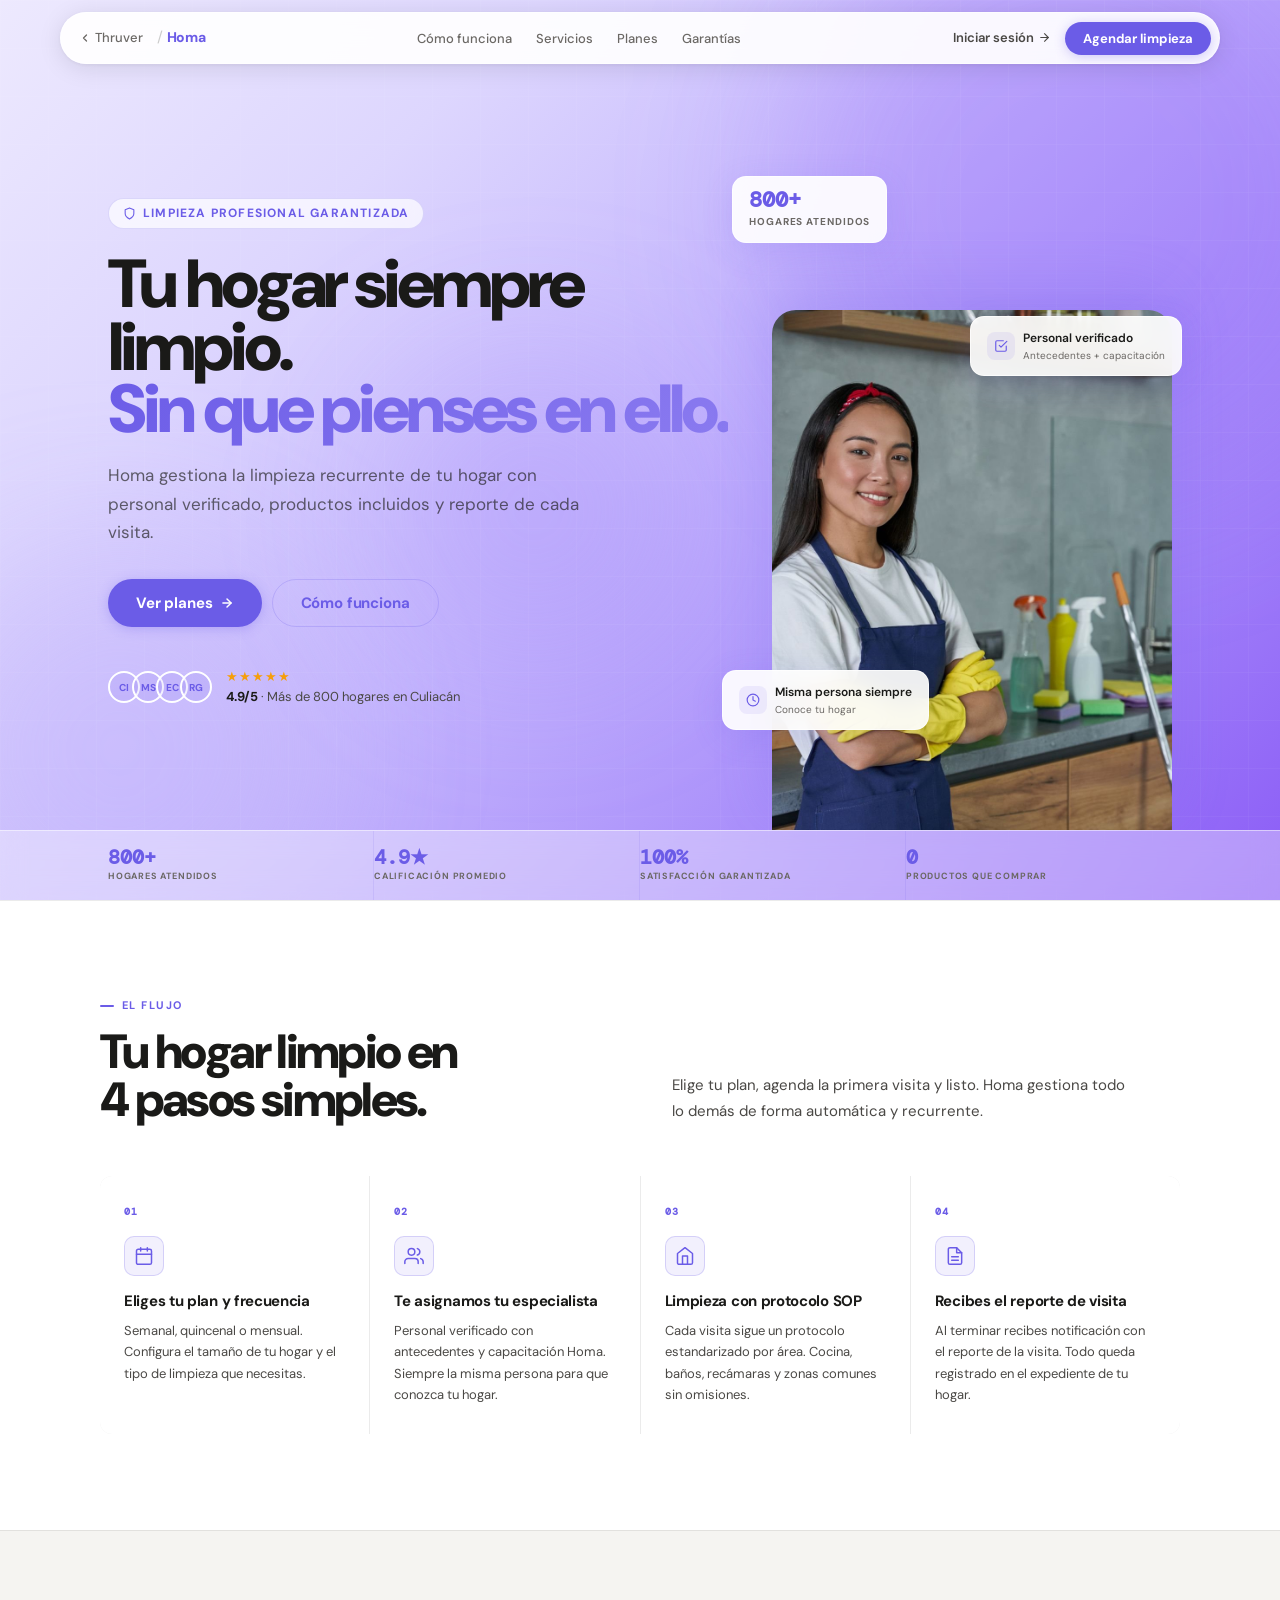
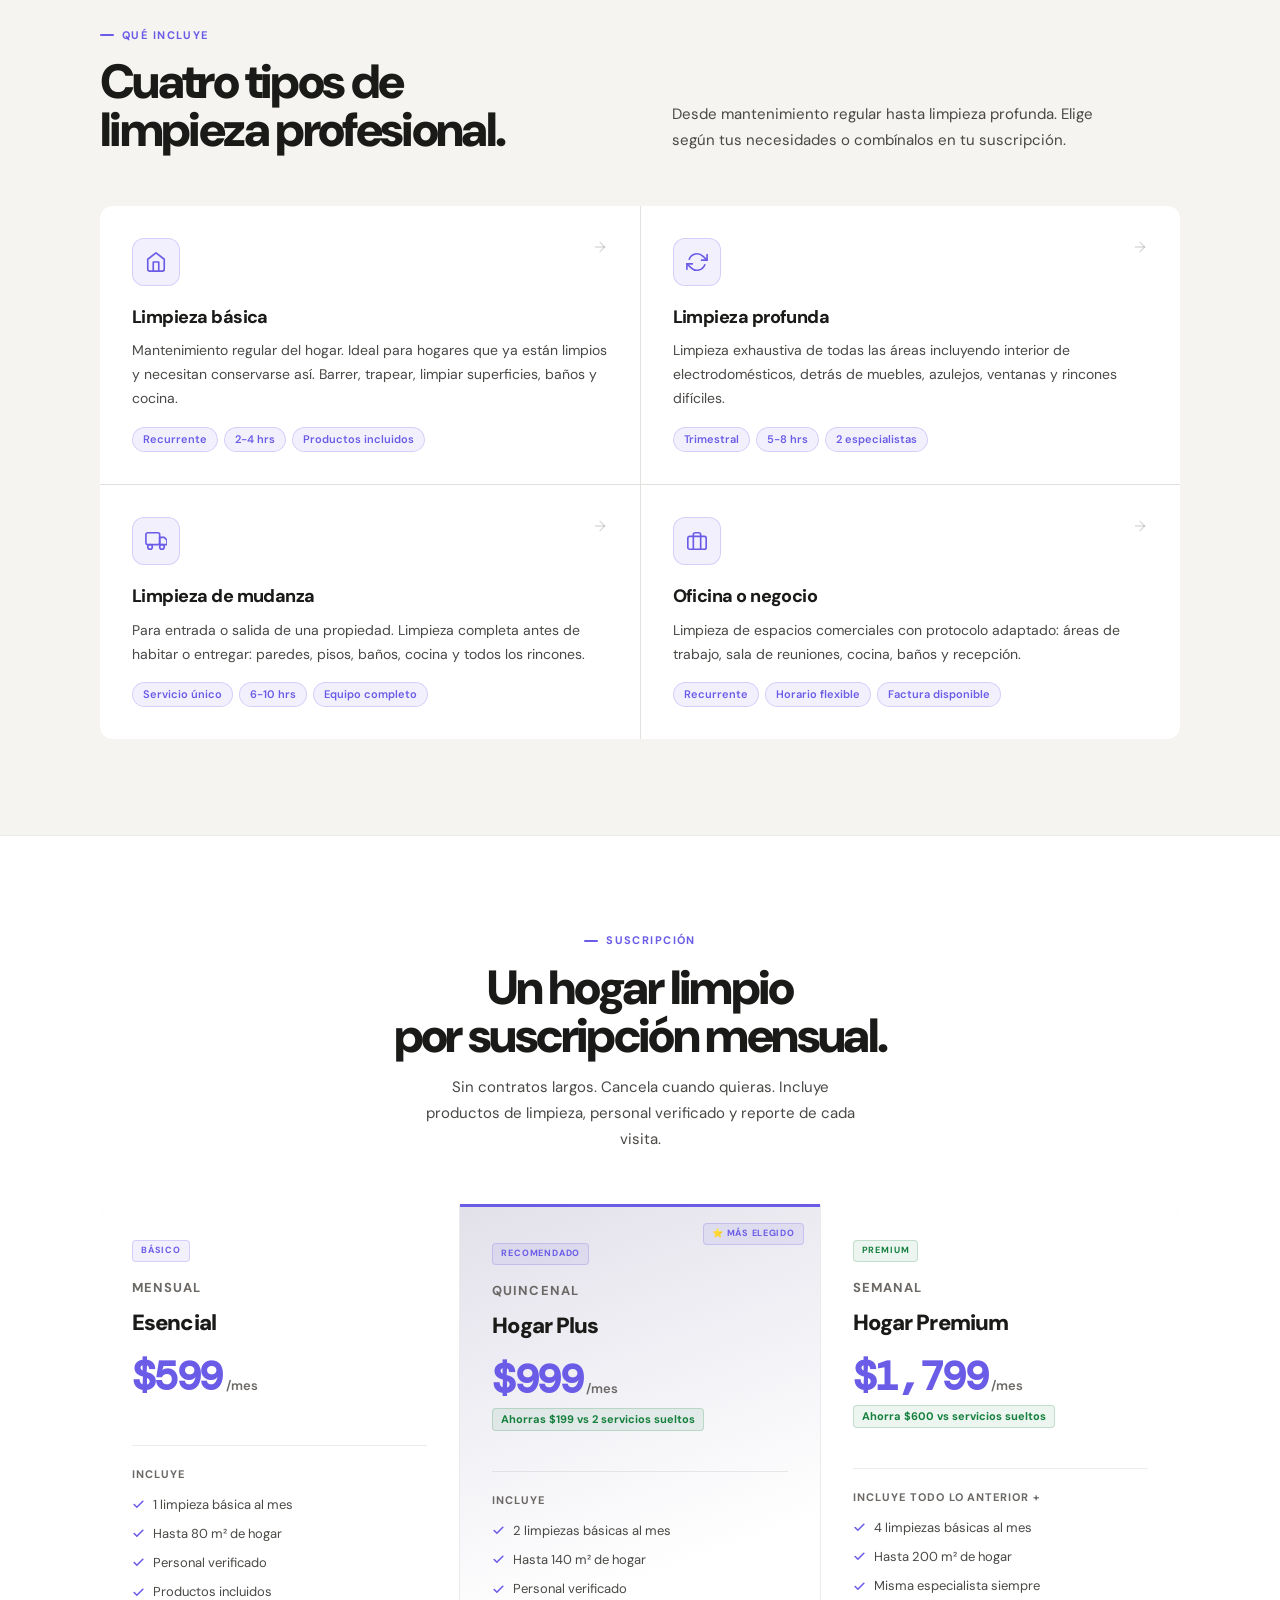
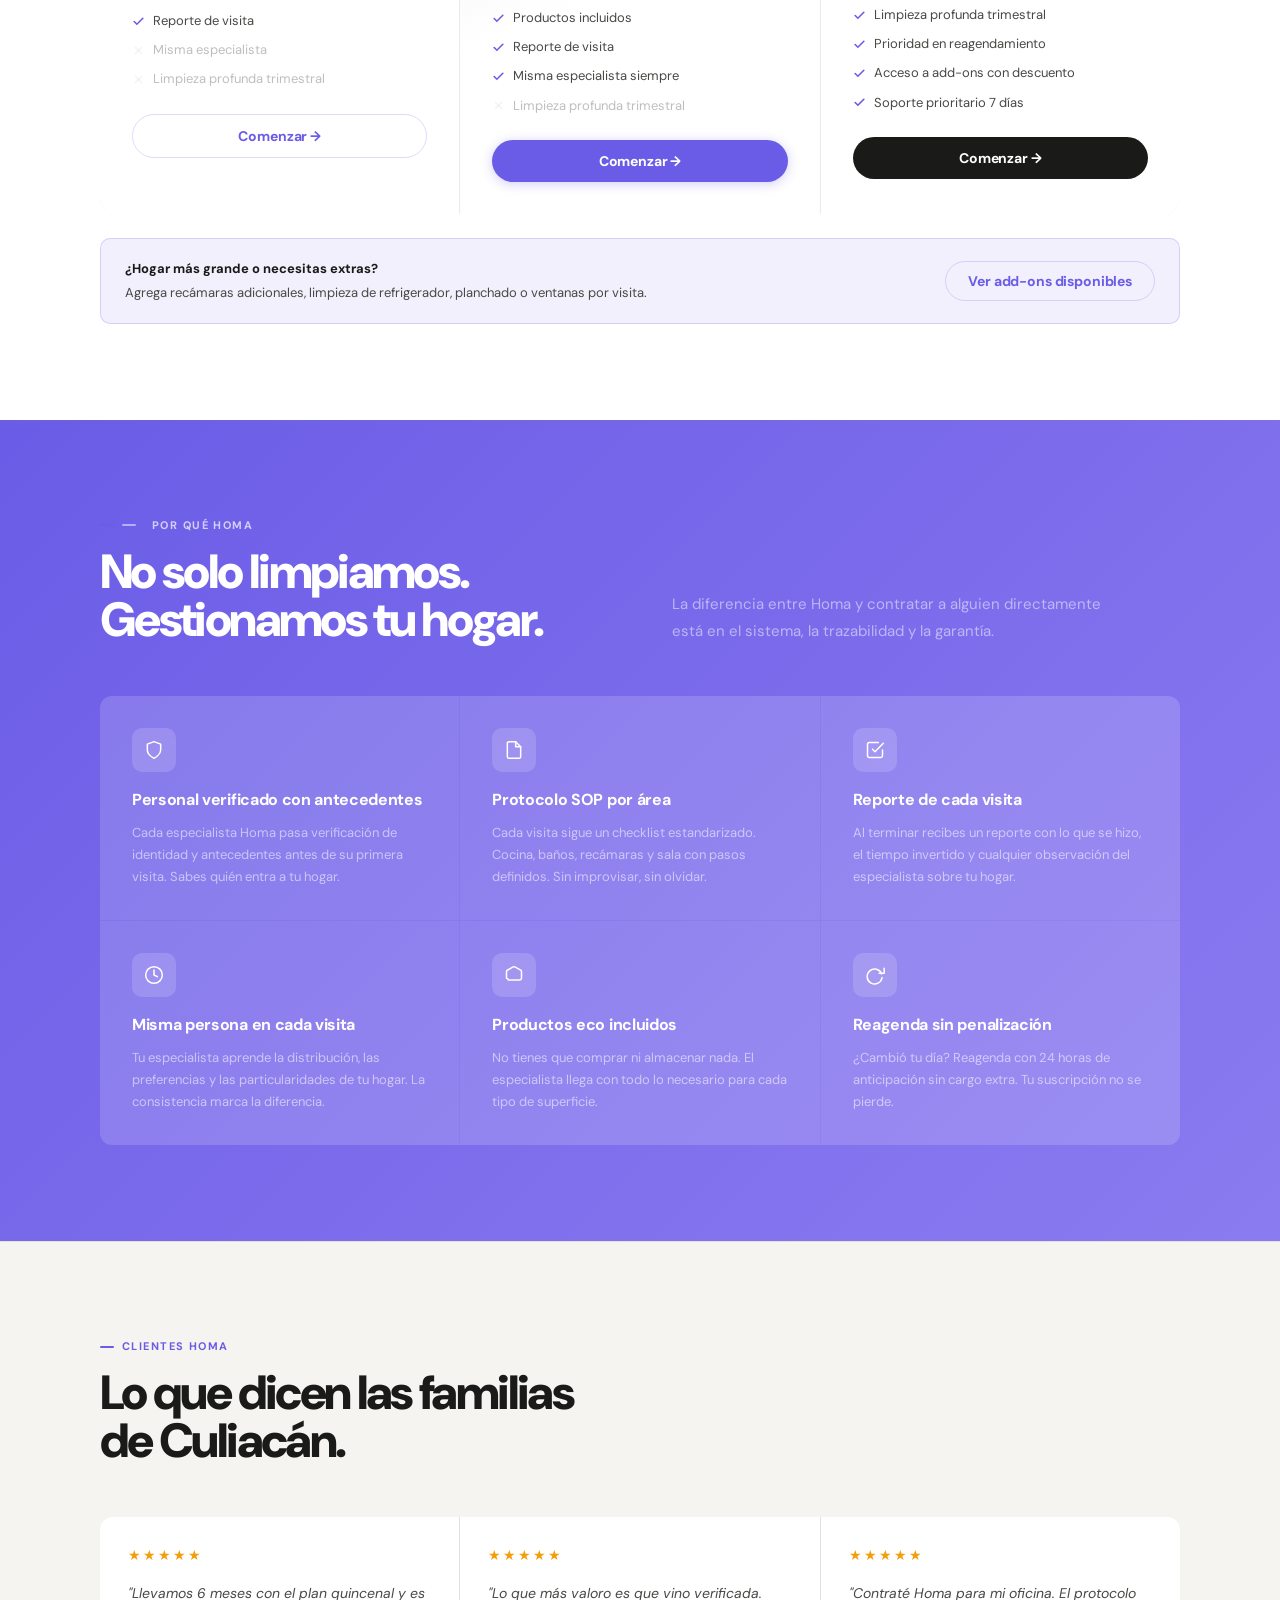
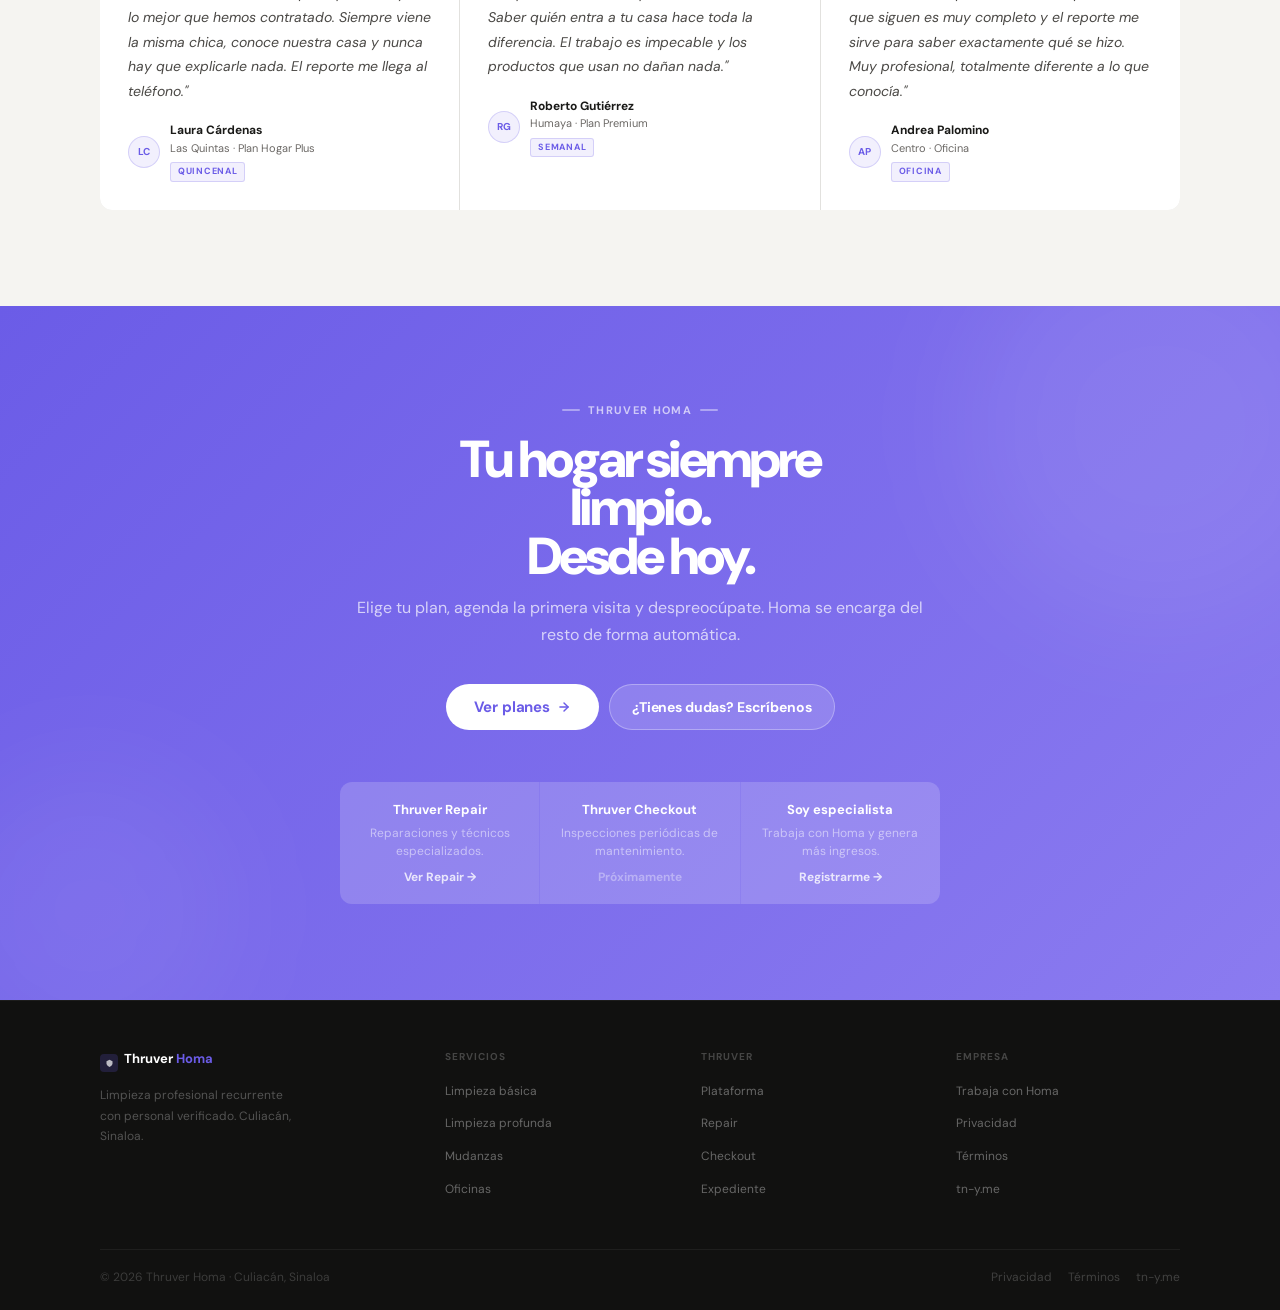
<file: Homa.html>
<!DOCTYPE html>
<html lang="es">
<head>
<meta charset="UTF-8">
<meta name="viewport" content="width=device-width,initial-scale=1.0">
<title>Homa — Thruver</title>
<link rel="stylesheet" href="shared.css">
<style>

:root{
  --bg:#F5F4F1;
  --white:#FFFFFF;
  --dark:#1A1A18;
  --dark2:#111110;
  --gray:#EEECEA;
  --gray2:#E0DEDB;
  --muted:#6B6865;
  --muted2:#4A4845;
  --border:rgba(0,0,0,.08);
  --border2:rgba(0,0,0,.14);
  /* Homa palette — purple/lavender like reference */
  --purple:#6B5CE7;
  --purple-d:#5547C8;
  --purple-l:#8B7BF0;
  --lavender:#C4B5FD;
  --purple-bg:rgba(107,92,231,.09);
  --purple-ring:rgba(107,92,231,.22);
  --orange:#E05A00;
  --nav-h:76px;
}
html,body{margin:0;padding:0;overflow-x:hidden}
body{background:var(--bg);color:var(--dark);font-family:'DM Sans',sans-serif;line-height:1.55;-webkit-font-smoothing:antialiased}

/* ═══ NAV ═══ */
nav{
  position:fixed;top:12px;left:50%;transform:translateX(-50%);
  width:calc(100% - 48px);max-width:1160px;
  height:52px;z-index:500;
  background:rgba(255,255,255,.92);backdrop-filter:blur(24px);
  border:1px solid rgba(255,255,255,.6);border-radius:100px;
  box-shadow:0 4px 24px rgba(0,0,0,.1),0 1px 4px rgba(0,0,0,.06);
  transition:opacity .2s ease,transform .2s ease;
}
.nav-in{padding:0 8px;height:100%;display:flex;align-items:center;justify-content:space-between;gap:16px}
.nav-logo{display:flex;align-items:center;gap:4px;font-size:13px}
.nav-back{color:var(--muted);font-weight:500;padding:5px 10px;border-radius:100px;transition:.12s;display:flex;align-items:center;gap:4px}
.nav-back:hover{background:var(--gray);color:var(--dark)}
.nav-sep{color:#ccc;font-size:15px}
.nav-name{font-weight:800;font-size:14px;letter-spacing:-.02em;color:var(--purple)}
.nav-links{display:flex;list-style:none;gap:2px}
.nav-links a{font-size:13px;font-weight:500;color:var(--muted);padding:6px 11px;border-radius:100px;transition:.12s}
.nav-links a:hover{background:var(--gray);color:var(--dark)}
@media(max-width:860px){.nav-links{display:none}}
.nav-right{display:flex;align-items:center;gap:14px}
.nav-login{font-size:13px;font-weight:600;color:var(--muted2);display:flex;align-items:center;gap:4px;cursor:pointer;transition:.12s}
.nav-login:hover{color:var(--purple)}

/* ═══ BUTTONS ═══ */
.btn{display:inline-flex;align-items:center;gap:7px;padding:10px 22px;border-radius:100px;
  font-family:'DM Sans',sans-serif;font-size:14px;font-weight:700;cursor:pointer;
  border:none;transition:.18s;white-space:nowrap;letter-spacing:-.01em}
.btn-purple{background:var(--purple);color:#fff;box-shadow:0 2px 12px rgba(107,92,231,.3)}
.btn-purple:hover{background:var(--purple-d);transform:translateY(-1px);box-shadow:0 4px 20px rgba(107,92,231,.4)}
.btn-dark{background:var(--dark);color:#fff}
.btn-dark:hover{background:#2a2a28;transform:translateY(-1px)}
.btn-white{background:#fff;color:var(--purple)}
.btn-white:hover{background:rgba(255,255,255,.9);transform:translateY(-1px)}
.btn-ghost-purple{background:transparent;color:var(--purple);border:1.5px solid var(--purple-ring)}
.btn-ghost-purple:hover{background:var(--purple-bg)}
.btn-lg{padding:13px 28px;font-size:15px}
.btn svg{transition:.15s}
.btn:hover svg{transform:translateX(2px)}

/* ═══ LAYOUT ═══ */
.w{max-width:1160px;margin:0 auto;padding:0 40px}
@media(max-width:640px){.w{padding:0 20px}}

/* ═══════════════════════════════
   HERO — gradient like Cleanx
═══════════════════════════════ */
.hero{
  position:relative;overflow:hidden;
  min-height:100vh;display:flex;flex-direction:column;
  background:linear-gradient(135deg,#EDE9FE 0%,#DDD6FE 25%,#C4B5FD 50%,#A78BFA 75%,#8B5CF6 100%);
  padding-top:var(--nav-h);
}
/* Animated gradient orbs */
.hero-orb{position:absolute;border-radius:50%;filter:blur(80px);pointer-events:none}
.hero-orb1{width:600px;height:600px;background:rgba(139,92,246,.25);top:-100px;right:-100px;animation:orbFloat 8s ease-in-out infinite}
.hero-orb2{width:400px;height:400px;background:rgba(196,181,253,.4);bottom:-50px;left:-80px;animation:orbFloat 10s ease-in-out infinite reverse}
.hero-orb3{width:300px;height:300px;background:rgba(167,139,250,.3);top:40%;left:30%;animation:orbFloat 12s ease-in-out infinite 2s}
@keyframes orbFloat{
  0%,100%{transform:translateY(0) scale(1)}
  50%{transform:translateY(-30px) scale(1.05)}
}
/* Grid pattern overlay */
.hero-grid{
  position:absolute;inset:0;pointer-events:none;opacity:.08;
  background-image:linear-gradient(rgba(255,255,255,.5) 1px,transparent 1px),linear-gradient(90deg,rgba(255,255,255,.5) 1px,transparent 1px);
  background-size:48px 48px;
}
.hero-inner{
  position:relative;z-index:2;flex:1;
  display:grid;grid-template-columns:1fr 420px;
  align-items:center;gap:0;
  padding:40px 48px 0;max-width:1160px;margin:0 auto;width:100%;
}
@media(max-width:900px){.hero-inner{grid-template-columns:1fr;padding:32px 24px 0}}

/* Left content */
.hero-left{padding-bottom:40px}
.hero-badge{
  display:inline-flex;align-items:center;gap:7px;
  font-size:12px;font-weight:700;text-transform:uppercase;letter-spacing:.1em;
  color:var(--purple);background:rgba(255,255,255,.7);
  border:1px solid rgba(107,92,231,.2);border-radius:100px;
  padding:5px 14px;margin-bottom:24px;
  backdrop-filter:blur(8px);
}
.hero-badge svg{color:var(--purple)}
.hero-h1{
  font-size:clamp(38px,5.5vw,68px);font-weight:900;
  letter-spacing:-.06em;line-height:.92;
  color:var(--dark);margin-bottom:20px;
}
.hero-h1 span{
  background:linear-gradient(135deg,var(--purple) 0%,var(--purple-l) 100%);
  -webkit-background-clip:text;-webkit-text-fill-color:transparent;background-clip:text;
}
.hero-sub{
  font-size:17px;color:rgba(26,26,24,.65);line-height:1.7;
  max-width:480px;margin-bottom:32px;
}
.hero-btns{display:flex;gap:10px;flex-wrap:wrap;margin-bottom:40px}
/* Social proof */
.hero-proof{display:flex;align-items:center;gap:14px;flex-wrap:wrap}
.proof-avatars{display:flex}
.proof-av{
  width:32px;height:32px;border-radius:50%;background:var(--purple-bg);
  border:2px solid #fff;margin-left:-8px;display:flex;align-items:center;
  justify-content:center;font-size:10px;font-weight:700;color:var(--purple);
}
.proof-av:first-child{margin-left:0}
.proof-text{font-size:13px;color:var(--muted2)}
.proof-text strong{color:var(--dark)}
.proof-stars{color:#F59E0B;font-size:13px;letter-spacing:1px}

/* Right — cleaning woman image */
.hero-right{
  position:relative;display:flex;align-items:flex-end;justify-content:center;
  height:100%;min-height:480px;
}
@media(max-width:900px){.hero-right{display:none}}
.hero-img{
  position:absolute;bottom:0;right:0;
  width:100%;max-width:400px;
  height:520px;object-fit:cover;object-position:top center;
  border-radius:24px 24px 0 0;
  box-shadow:0 -20px 60px rgba(107,92,231,.2);
}
/* Floating stat cards */
.hero-float{
  position:absolute;background:rgba(255,255,255,.92);
  backdrop-filter:blur(12px);border:1px solid rgba(255,255,255,.7);
  border-radius:14px;padding:12px 16px;
  box-shadow:0 8px 32px rgba(107,92,231,.15);
}
.hf1{top:60px;left:-20px;animation:floatCard 4s ease-in-out infinite}
.hf2{top:200px;right:-10px;animation:floatCard 5s ease-in-out infinite 1s}
.hf3{bottom:100px;left:-30px;animation:floatCard 4.5s ease-in-out infinite .5s}
@keyframes floatCard{0%,100%{transform:translateY(0)}50%{transform:translateY(-8px)}}
.hf-num{font-family:'DM Mono',monospace;font-size:22px;font-weight:700;color:var(--purple);line-height:1}
.hf-lbl{font-size:10px;font-weight:700;text-transform:uppercase;letter-spacing:.09em;color:var(--muted);margin-top:3px}
.hf-row{display:flex;align-items:center;gap:8px}
.hf-ic{width:28px;height:28px;border-radius:8px;background:var(--purple-bg);display:flex;align-items:center;justify-content:center;color:var(--purple);flex-shrink:0}
.hf-text{font-size:12px;font-weight:600;color:var(--dark)}
.hf-sub{font-size:10px;color:var(--muted)}

/* Bottom strip */
.hero-strip{
  position:relative;z-index:2;
  background:rgba(255,255,255,.35);backdrop-filter:blur(12px);
  border-top:1px solid rgba(255,255,255,.5);
}
.hero-strip-in{
  max-width:1160px;margin:0 auto;padding:0 48px;
  display:grid;grid-template-columns:repeat(4,1fr);
}
@media(max-width:700px){.hero-strip-in{grid-template-columns:1fr 1fr;padding:0 24px}}
.hs-item{padding:16px 0;border-right:1px solid rgba(107,92,231,.12)}
.hs-item:last-child{border-right:none}
.hs-num{font-family:'DM Mono',monospace;font-size:20px;font-weight:700;color:var(--purple);line-height:1;margin-bottom:3px}
.hs-lbl{font-size:9px;color:var(--muted);text-transform:uppercase;letter-spacing:.09em;font-weight:700}

/* ═══════════════════════════════
   SHARED
═══════════════════════════════ */
.section{padding:96px 0;border-top:1px solid var(--border)}
.section-white{background:var(--white)}
.section-bg{background:var(--bg)}
.section-dark{background:var(--dark)}
.section-purple{background:linear-gradient(135deg,#6B5CE7 0%,#8B7BF0 100%)}
.eyebrow{font-size:11px;font-weight:700;text-transform:uppercase;letter-spacing:.13em;color:var(--purple);display:flex;align-items:center;gap:8px;margin-bottom:14px}
.eyebrow::before{content:'';width:14px;height:2px;background:var(--purple);border-radius:2px;flex-shrink:0}
.sec-h{font-size:clamp(28px,4vw,48px);font-weight:900;letter-spacing:-.055em;line-height:1;color:var(--dark)}
.sec-h-white{color:#fff}
.sec-p{font-size:15px;color:var(--muted2);line-height:1.75;max-width:460px}
.sec-header{display:grid;grid-template-columns:1fr 1fr;gap:64px;align-items:end;margin-bottom:52px}
@media(max-width:900px){.sec-header{grid-template-columns:1fr;gap:20px}}

/* ═══════════════════════════════
   CÓMO FUNCIONA
═══════════════════════════════ */
.how-grid{display:grid;grid-template-columns:repeat(4,1fr);gap:1px;background:var(--border);border-radius:12px;overflow:hidden}
@media(max-width:840px){.how-grid{grid-template-columns:1fr 1fr}}
.how-card{background:var(--white);padding:28px 24px;transition:.15s;position:relative}
.how-card:hover{background:var(--bg)}
.how-card::before{content:'';position:absolute;left:0;top:0;bottom:0;width:0;background:var(--purple);transition:.2s}
.how-card:hover::before{width:3px}
.how-n{font-family:'DM Mono',monospace;font-size:10px;font-weight:700;color:var(--purple);letter-spacing:.1em;margin-bottom:16px}
.how-icon{width:40px;height:40px;border-radius:10px;background:var(--purple-bg);border:1px solid var(--purple-ring);display:flex;align-items:center;justify-content:center;color:var(--purple);margin-bottom:14px}
.how-title{font-size:15px;font-weight:700;color:var(--dark);letter-spacing:-.02em;margin-bottom:7px}
.how-desc{font-size:13px;color:var(--muted2);line-height:1.65}

/* ═══════════════════════════════
   SERVICIOS
═══════════════════════════════ */
.svc-grid{display:grid;grid-template-columns:repeat(2,1fr);gap:1px;background:var(--border);border-radius:12px;overflow:hidden}
@media(max-width:700px){.svc-grid{grid-template-columns:1fr}}
.svc-card{background:var(--white);padding:32px;transition:.2s;position:relative;cursor:pointer}
.svc-card:hover{background:linear-gradient(135deg,rgba(107,92,231,.04) 0%,var(--white) 100%)}
.svc-card:hover .svc-arr{color:var(--purple);transform:translateX(4px)}
.svc-card-icon{width:48px;height:48px;border-radius:12px;background:var(--purple-bg);border:1px solid var(--purple-ring);display:flex;align-items:center;justify-content:center;color:var(--purple);margin-bottom:18px}
.svc-card-name{font-size:18px;font-weight:800;color:var(--dark);letter-spacing:-.03em;margin-bottom:8px}
.svc-card-desc{font-size:14px;color:var(--muted2);line-height:1.7;margin-bottom:16px}
.svc-card-tags{display:flex;gap:6px;flex-wrap:wrap}
.svc-tag{font-size:11px;font-weight:600;padding:3px 10px;border-radius:100px;background:var(--purple-bg);color:var(--purple);border:1px solid var(--purple-ring)}
.svc-arr{position:absolute;top:32px;right:32px;color:var(--border2);transition:.2s}

/* ═══════════════════════════════
   PLANES DE SUSCRIPCIÓN
═══════════════════════════════ */
.plans-grid{display:grid;grid-template-columns:repeat(3,1fr);gap:1px;background:var(--border);border-radius:16px;overflow:hidden;margin-top:52px}
@media(max-width:840px){.plans-grid{grid-template-columns:1fr}}
.plan-card{background:var(--white);padding:32px;position:relative;transition:.2s}
.plan-card:hover{background:var(--bg)}
.plan-card.popular{
  background:linear-gradient(160deg,rgba(107,92,231,.07) 0%,var(--white) 60%);
  border-top:3px solid var(--purple);
}
.plan-card.popular:hover{background:linear-gradient(160deg,rgba(107,92,231,.1) 0%,var(--bg) 60%)}
.plan-badge{display:inline-flex;align-items:center;gap:5px;font-size:9px;font-weight:700;text-transform:uppercase;letter-spacing:.09em;border-radius:4px;padding:3px 8px;margin-bottom:16px}
.pb-purple{color:var(--purple);background:var(--purple-bg);border:1px solid var(--purple-ring)}
.pb-green{color:#15803d;background:rgba(21,128,61,.08);border:1px solid rgba(21,128,61,.2)}
.plan-popular-tag{position:absolute;top:16px;right:16px;font-size:9px;font-weight:700;text-transform:uppercase;letter-spacing:.08em;color:var(--purple);background:var(--purple-bg);border:1px solid var(--purple-ring);border-radius:4px;padding:3px 8px}
.plan-freq{font-size:13px;font-weight:700;color:var(--muted);text-transform:uppercase;letter-spacing:.08em;margin-bottom:8px}
.plan-name{font-size:22px;font-weight:900;color:var(--dark);letter-spacing:-.04em;margin-bottom:16px}
.plan-price{display:flex;align-items:baseline;gap:4px;margin-bottom:6px}
.plan-amount{font-family:'DM Mono',monospace;font-size:40px;font-weight:700;color:var(--purple);letter-spacing:-.04em;line-height:1}
.plan-period{font-size:13px;color:var(--muted);font-weight:600}
.plan-save{font-size:11px;font-weight:700;color:#15803d;background:rgba(21,128,61,.08);border:1px solid rgba(21,128,61,.2);border-radius:4px;padding:2px 8px;display:inline-block;margin-bottom:20px}
.plan-divider{height:1px;background:var(--border);margin:20px 0}
.plan-feats{display:flex;flex-direction:column;gap:9px;margin-bottom:24px}
.plan-feat{display:flex;align-items:center;gap:8px;font-size:13px;color:var(--muted2)}
.pf-ok{color:var(--purple);flex-shrink:0}
.pf-no{color:var(--border2);flex-shrink:0}
.plan-btn{width:100%;border-radius:100px;padding:12px;font-size:14px;justify-content:center}

/* ═══════════════════════════════
   GARANTÍAS (why Homa)
═══════════════════════════════ */
.why-grid{display:grid;grid-template-columns:repeat(3,1fr);gap:1px;background:rgba(255,255,255,.1);border-radius:12px;overflow:hidden;margin-top:52px}
@media(max-width:840px){.why-grid{grid-template-columns:1fr}}
.why-card{background:rgba(255,255,255,.06);padding:32px;transition:.15s}
.why-card:hover{background:rgba(255,255,255,.1)}
.why-icon{width:44px;height:44px;border-radius:10px;background:rgba(255,255,255,.15);display:flex;align-items:center;justify-content:center;color:#fff;margin-bottom:16px}
.why-title{font-size:16px;font-weight:700;color:#fff;letter-spacing:-.02em;margin-bottom:9px}
.why-desc{font-size:13px;color:rgba(255,255,255,.55);line-height:1.7}

/* ═══════════════════════════════
   TESTIMONIALS
═══════════════════════════════ */
.testi-grid{display:grid;grid-template-columns:repeat(3,1fr);gap:1px;background:var(--border);border-radius:12px;overflow:hidden;margin-top:52px}
@media(max-width:840px){.testi-grid{grid-template-columns:1fr}}
.testi-card{background:var(--white);padding:28px;transition:.15s}
.testi-card:hover{background:var(--bg)}
.testi-stars{color:#F59E0B;font-size:14px;letter-spacing:2px;margin-bottom:14px}
.testi-quote{font-size:14px;color:var(--muted2);line-height:1.75;font-style:italic;margin-bottom:18px}
.testi-author{display:flex;align-items:center;gap:10px}
.testi-av{width:32px;height:32px;border-radius:50%;background:var(--purple-bg);border:1.5px solid var(--purple-ring);display:flex;align-items:center;justify-content:center;font-size:10px;font-weight:700;color:var(--purple)}
.testi-name{font-size:12px;font-weight:700;color:var(--dark)}
.testi-meta{font-size:11px;color:var(--muted)}
.testi-tag{font-size:9px;font-weight:700;text-transform:uppercase;letter-spacing:.08em;padding:2px 7px;border-radius:3px;margin-top:2px;display:inline-block;background:var(--purple-bg);border:1px solid var(--purple-ring);color:var(--purple)}

/* ═══════════════════════════════
   PRE-FOOTER
═══════════════════════════════ */
.prefooter{
  background:linear-gradient(135deg,var(--purple) 0%,var(--purple-l) 100%);
  padding:96px 0;position:relative;overflow:hidden;
}
.pf-orb{position:absolute;border-radius:50%;filter:blur(60px);pointer-events:none}
.pf-orb1{width:400px;height:400px;background:rgba(255,255,255,.08);top:-80px;right:-80px}
.pf-orb2{width:300px;height:300px;background:rgba(255,255,255,.06);bottom:-60px;left:-60px}
.pf-inner{position:relative;z-index:1;text-align:center;max-width:600px;margin:0 auto}
.pf-eyebrow{display:flex;align-items:center;justify-content:center;gap:8px;font-size:11px;font-weight:700;text-transform:uppercase;letter-spacing:.12em;color:rgba(255,255,255,.65);margin-bottom:16px}
.pf-eyebrow::before,.pf-eyebrow::after{content:'';width:18px;height:2px;background:rgba(255,255,255,.4);border-radius:2px}
.pf-h{font-size:clamp(32px,5vw,52px);font-weight:900;letter-spacing:-.06em;line-height:.93;color:#fff;margin-bottom:14px}
.pf-sub{font-size:16px;color:rgba(255,255,255,.7);line-height:1.7;margin-bottom:36px}
.pf-btns{display:flex;gap:10px;justify-content:center;flex-wrap:wrap;margin-bottom:52px}
.pf-links{display:grid;grid-template-columns:repeat(3,1fr);gap:1px;background:rgba(255,255,255,.1);border-radius:12px;overflow:hidden;margin-top:0;max-width:800px;margin:0 auto}
@media(max-width:640px){.pf-links{grid-template-columns:1fr}}
.pfl-card{background:rgba(255,255,255,.08);padding:18px 20px;transition:.15s;cursor:pointer}
.pfl-card:hover{background:rgba(255,255,255,.14)}
.pfl-name{font-size:13px;font-weight:700;color:#fff;margin-bottom:3px}
.pfl-desc{font-size:12px;color:rgba(255,255,255,.5);line-height:1.5;margin-bottom:8px}
.pfl-cta{font-size:12px;font-weight:700;color:rgba(255,255,255,.8)}

/* ═══ FOOTER ═══ */
footer{background:var(--dark2);padding:48px 0 24px;border-top:1px solid rgba(255,255,255,.05)}
.foot-w{max-width:1160px;margin:0 auto;padding:0 40px}
@media(max-width:640px){.foot-w{padding:0 20px}}
.foot-grid{display:grid;grid-template-columns:1.4fr 1fr 1fr 1fr;gap:32px;margin-bottom:48px}
@media(max-width:900px){.foot-grid{grid-template-columns:1fr 1fr;gap:24px}}
@media(max-width:480px){.foot-grid{grid-template-columns:1fr}}
.foot-brand{font-size:13px;font-weight:700;color:#fff;margin-bottom:8px}
.foot-brand span{color:var(--purple)}
.foot-desc{font-size:12px;color:rgba(255,255,255,.28);line-height:1.7;max-width:200px}
.foot-col-title{font-size:10px;font-weight:700;text-transform:uppercase;letter-spacing:.1em;color:rgba(255,255,255,.22);margin-bottom:13px}
.foot-links{list-style:none;display:flex;flex-direction:column;gap:8px}
.foot-links a{font-size:12px;color:rgba(255,255,255,.36);transition:.14s}
.foot-links a:hover{color:#fff}
.foot-bottom{border-top:1px solid rgba(255,255,255,.06);padding-top:18px;display:flex;align-items:center;justify-content:space-between;flex-wrap:wrap;gap:12px}
.foot-copy{font-size:12px;color:rgba(255,255,255,.18)}
.foot-legal{display:flex;gap:16px}
.foot-legal a{font-size:12px;color:rgba(255,255,255,.2);transition:.14s}
.foot-legal a:hover{color:rgba(255,255,255,.6)}
</style>
</head>
<body>

<!-- NAV -->
<nav id="main-nav">
  <div class="nav-in">
    <div class="nav-logo">
      <a href="index.html" class="nav-back">
        <svg width="12" height="12" viewBox="0 0 24 24" fill="none" stroke="currentColor" stroke-width="2.5" stroke-linecap="round" stroke-linejoin="round"><polyline points="15 18 9 12 15 6"/></svg>
        Thruver
      </a>
      <span class="nav-sep">/</span>
      <span class="nav-name">Homa</span>
    </div>
    <ul class="nav-links">
      <li><a href="#como-funciona">Cómo funciona</a></li>
      <li><a href="#servicios">Servicios</a></li>
      <li><a href="#planes">Planes</a></li>
      <li><a href="#garantias">Garantías</a></li>
    </ul>
    <div class="nav-right">
      <a href="#" class="nav-login" style="font-size:13px;font-weight:600;color:var(--muted2);display:flex;align-items:center;gap:4px">
        Iniciar sesión
        <svg width="13" height="13" viewBox="0 0 24 24" fill="none" stroke="currentColor" stroke-width="2" stroke-linecap="round" stroke-linejoin="round"><line x1="5" y1="12" x2="19" y2="12"/><polyline points="12 5 19 12 12 19"/></svg>
      </a>
      <button class="btn btn-purple" style="padding:8px 18px;font-size:13px">Agendar limpieza</button>
    </div>
  </div>
</nav>

<!-- ═══ HERO ═══ -->
<section class="hero" id="inicio">
  <div class="hero-orb hero-orb1"></div>
  <div class="hero-orb hero-orb2"></div>
  <div class="hero-orb hero-orb3"></div>
  <div class="hero-grid"></div>

  <div class="hero-inner">
    <!-- Left -->
    <div class="hero-left">
      <div class="hero-badge">
        <svg width="13" height="13" viewBox="0 0 24 24" fill="none" stroke="currentColor" stroke-width="2" stroke-linecap="round" stroke-linejoin="round"><path d="M12 22s8-4 8-10V5l-8-3-8 3v7c0 6 8 10 8 10z"/></svg>
        Limpieza profesional garantizada
      </div>
      <h1 class="hero-h1">Tu hogar siempre<br>limpio.<br><span>Sin que pienses en ello.</span></h1>
      <p class="hero-sub">Homa gestiona la limpieza recurrente de tu hogar con personal verificado, productos incluidos y reporte de cada visita.</p>
      <div class="hero-btns">
        <button class="btn btn-purple btn-lg" onclick="window.location.href='#planes'">
          Ver planes
          <svg width="14" height="14" viewBox="0 0 24 24" fill="none" stroke="currentColor" stroke-width="2.5" stroke-linecap="round" stroke-linejoin="round"><line x1="5" y1="12" x2="19" y2="12"/><polyline points="12 5 19 12 12 19"/></svg>
        </button>
        <button class="btn btn-ghost-purple btn-lg" onclick="window.location.href='#como-funciona'">Cómo funciona</button>
      </div>
      <div class="hero-proof">
        <div class="proof-avatars">
          <div class="proof-av">CI</div>
          <div class="proof-av">MS</div>
          <div class="proof-av">EC</div>
          <div class="proof-av">RG</div>
        </div>
        <div>
          <div class="proof-stars">★★★★★</div>
          <div class="proof-text"><strong>4.9/5</strong> · Más de 800 hogares en Culiacán</div>
        </div>
      </div>
    </div>

    <!-- Right — image + floating cards -->
    <div class="hero-right">
      <img src="[data-uri]" class="hero-img" alt="Especialista Homa">

      <!-- Floating stat 1 -->
      <div class="hero-float hf1">
        <div class="hf-num">800+</div>
        <div class="hf-lbl">Hogares atendidos</div>
      </div>

      <!-- Floating stat 2 -->
      <div class="hero-float hf2">
        <div class="hf-row">
          <div class="hf-ic">
            <svg width="14" height="14" viewBox="0 0 24 24" fill="none" stroke="currentColor" stroke-width="2" stroke-linecap="round" stroke-linejoin="round"><polyline points="9 11 12 14 22 4"/><path d="M21 12v7a2 2 0 0 1-2 2H5a2 2 0 0 1-2-2V5a2 2 0 0 1 2-2h11"/></svg>
          </div>
          <div>
            <div class="hf-text">Personal verificado</div>
            <div class="hf-sub">Antecedentes + capacitación</div>
          </div>
        </div>
      </div>

      <!-- Floating stat 3 -->
      <div class="hero-float hf3">
        <div class="hf-row">
          <div class="hf-ic">
            <svg width="14" height="14" viewBox="0 0 24 24" fill="none" stroke="currentColor" stroke-width="2" stroke-linecap="round" stroke-linejoin="round"><circle cx="12" cy="12" r="10"/><polyline points="12 6 12 12 16 14"/></svg>
          </div>
          <div>
            <div class="hf-text">Misma persona siempre</div>
            <div class="hf-sub">Conoce tu hogar</div>
          </div>
        </div>
      </div>
    </div>
  </div>

  <!-- Bottom strip -->
  <div class="hero-strip">
    <div class="hero-strip-in">
      <div class="hs-item"><div class="hs-num">800+</div><div class="hs-lbl">Hogares atendidos</div></div>
      <div class="hs-item"><div class="hs-num">4.9★</div><div class="hs-lbl">Calificación promedio</div></div>
      <div class="hs-item"><div class="hs-num">100%</div><div class="hs-lbl">Satisfacción garantizada</div></div>
      <div class="hs-item"><div class="hs-num">0</div><div class="hs-lbl">Productos que comprar</div></div>
    </div>
  </div>
</section>

<!-- ═══ CÓMO FUNCIONA ═══ -->
<section class="section section-white" id="como-funciona">
  <div class="w">
    <div class="sec-header">
      <div><div class="eyebrow">El flujo</div><h2 class="sec-h" style="margin-top:12px">Tu hogar limpio en<br>4 pasos simples.</h2></div>
      <p class="sec-p">Elige tu plan, agenda la primera visita y listo. Homa gestiona todo lo demás de forma automática y recurrente.</p>
    </div>
    <div class="how-grid">
      <div class="how-card">
        <div class="how-n">01</div>
        <div class="how-icon"><svg width="20" height="20" viewBox="0 0 24 24" fill="none" stroke="currentColor" stroke-width="1.8" stroke-linecap="round" stroke-linejoin="round"><rect x="3" y="4" width="18" height="18" rx="2"/><line x1="16" y1="2" x2="16" y2="6"/><line x1="8" y1="2" x2="8" y2="6"/><line x1="3" y1="10" x2="21" y2="10"/></svg></div>
        <div class="how-title">Eliges tu plan y frecuencia</div>
        <div class="how-desc">Semanal, quincenal o mensual. Configura el tamaño de tu hogar y el tipo de limpieza que necesitas.</div>
      </div>
      <div class="how-card">
        <div class="how-n">02</div>
        <div class="how-icon"><svg width="20" height="20" viewBox="0 0 24 24" fill="none" stroke="currentColor" stroke-width="1.8" stroke-linecap="round" stroke-linejoin="round"><path d="M17 21v-2a4 4 0 0 0-4-4H5a4 4 0 0 0-4 4v2"/><circle cx="9" cy="7" r="4"/><path d="M23 21v-2a4 4 0 0 0-3-3.87"/><path d="M16 3.13a4 4 0 0 1 0 7.75"/></svg></div>
        <div class="how-title">Te asignamos tu especialista</div>
        <div class="how-desc">Personal verificado con antecedentes y capacitación Homa. Siempre la misma persona para que conozca tu hogar.</div>
      </div>
      <div class="how-card">
        <div class="how-n">03</div>
        <div class="how-icon"><svg width="20" height="20" viewBox="0 0 24 24" fill="none" stroke="currentColor" stroke-width="1.8" stroke-linecap="round" stroke-linejoin="round"><path d="M3 9l9-7 9 7v11a2 2 0 0 1-2 2H5a2 2 0 0 1-2-2z"/><polyline points="9 22 9 12 15 12 15 22"/></svg></div>
        <div class="how-title">Limpieza con protocolo SOP</div>
        <div class="how-desc">Cada visita sigue un protocolo estandarizado por área. Cocina, baños, recámaras y zonas comunes sin omisiones.</div>
      </div>
      <div class="how-card">
        <div class="how-n">04</div>
        <div class="how-icon"><svg width="20" height="20" viewBox="0 0 24 24" fill="none" stroke="currentColor" stroke-width="1.8" stroke-linecap="round" stroke-linejoin="round"><path d="M14 2H6a2 2 0 0 0-2 2v16a2 2 0 0 0 2 2h12a2 2 0 0 0 2-2V8z"/><polyline points="14 2 14 8 20 8"/><line x1="16" y1="13" x2="8" y2="13"/><line x1="16" y1="17" x2="8" y2="17"/></svg></div>
        <div class="how-title">Recibes el reporte de visita</div>
        <div class="how-desc">Al terminar recibes notificación con el reporte de la visita. Todo queda registrado en el expediente de tu hogar.</div>
      </div>
    </div>
  </div>
</section>

<!-- ═══ SERVICIOS ═══ -->
<section class="section section-bg" id="servicios">
  <div class="w">
    <div class="sec-header">
      <div><div class="eyebrow">Qué incluye</div><h2 class="sec-h" style="margin-top:12px">Cuatro tipos de<br>limpieza profesional.</h2></div>
      <p class="sec-p">Desde mantenimiento regular hasta limpieza profunda. Elige según tus necesidades o combínalos en tu suscripción.</p>
    </div>
    <div class="svc-grid">

      <div class="svc-card">
        <div class="svc-arr"><svg width="16" height="16" viewBox="0 0 24 24" fill="none" stroke="currentColor" stroke-width="2" stroke-linecap="round" stroke-linejoin="round"><line x1="5" y1="12" x2="19" y2="12"/><polyline points="12 5 19 12 12 19"/></svg></div>
        <div class="svc-card-icon"><svg width="22" height="22" viewBox="0 0 24 24" fill="none" stroke="currentColor" stroke-width="1.8" stroke-linecap="round" stroke-linejoin="round"><path d="M3 9l9-7 9 7v11a2 2 0 0 1-2 2H5a2 2 0 0 1-2-2z"/><polyline points="9 22 9 12 15 12 15 22"/></svg></div>
        <div class="svc-card-name">Limpieza básica</div>
        <div class="svc-card-desc">Mantenimiento regular del hogar. Ideal para hogares que ya están limpios y necesitan conservarse así. Barrer, trapear, limpiar superficies, baños y cocina.</div>
        <div class="svc-card-tags"><span class="svc-tag">Recurrente</span><span class="svc-tag">2-4 hrs</span><span class="svc-tag">Productos incluidos</span></div>
      </div>

      <div class="svc-card">
        <div class="svc-arr"><svg width="16" height="16" viewBox="0 0 24 24" fill="none" stroke="currentColor" stroke-width="2" stroke-linecap="round" stroke-linejoin="round"><line x1="5" y1="12" x2="19" y2="12"/><polyline points="12 5 19 12 12 19"/></svg></div>
        <div class="svc-card-icon"><svg width="22" height="22" viewBox="0 0 24 24" fill="none" stroke="currentColor" stroke-width="1.8" stroke-linecap="round" stroke-linejoin="round"><polyline points="23 4 23 10 17 10"/><polyline points="1 20 1 14 7 14"/><path d="M3.51 9a9 9 0 0 1 14.85-3.36L23 10M1 14l4.64 4.36A9 9 0 0 0 20.49 15"/></svg></div>
        <div class="svc-card-name">Limpieza profunda</div>
        <div class="svc-card-desc">Limpieza exhaustiva de todas las áreas incluyendo interior de electrodomésticos, detrás de muebles, azulejos, ventanas y rincones difíciles.</div>
        <div class="svc-card-tags"><span class="svc-tag">Trimestral</span><span class="svc-tag">5-8 hrs</span><span class="svc-tag">2 especialistas</span></div>
      </div>

      <div class="svc-card">
        <div class="svc-arr"><svg width="16" height="16" viewBox="0 0 24 24" fill="none" stroke="currentColor" stroke-width="2" stroke-linecap="round" stroke-linejoin="round"><line x1="5" y1="12" x2="19" y2="12"/><polyline points="12 5 19 12 12 19"/></svg></div>
        <div class="svc-card-icon"><svg width="22" height="22" viewBox="0 0 24 24" fill="none" stroke="currentColor" stroke-width="1.8" stroke-linecap="round" stroke-linejoin="round"><rect x="1" y="3" width="15" height="13" rx="2"/><path d="M16 8h5l3 3v5h-8V8z"/><circle cx="5.5" cy="18.5" r="2.5"/><circle cx="18.5" cy="18.5" r="2.5"/></svg></div>
        <div class="svc-card-name">Limpieza de mudanza</div>
        <div class="svc-card-desc">Para entrada o salida de una propiedad. Limpieza completa antes de habitar o entregar: paredes, pisos, baños, cocina y todos los rincones.</div>
        <div class="svc-card-tags"><span class="svc-tag">Servicio único</span><span class="svc-tag">6-10 hrs</span><span class="svc-tag">Equipo completo</span></div>
      </div>

      <div class="svc-card">
        <div class="svc-arr"><svg width="16" height="16" viewBox="0 0 24 24" fill="none" stroke="currentColor" stroke-width="2" stroke-linecap="round" stroke-linejoin="round"><line x1="5" y1="12" x2="19" y2="12"/><polyline points="12 5 19 12 12 19"/></svg></div>
        <div class="svc-card-icon"><svg width="22" height="22" viewBox="0 0 24 24" fill="none" stroke="currentColor" stroke-width="1.8" stroke-linecap="round" stroke-linejoin="round"><rect x="2" y="7" width="20" height="14" rx="2"/><path d="M16 21V5a2 2 0 0 0-2-2h-4a2 2 0 0 0-2 2v16"/></svg></div>
        <div class="svc-card-name">Oficina o negocio</div>
        <div class="svc-card-desc">Limpieza de espacios comerciales con protocolo adaptado: áreas de trabajo, sala de reuniones, cocina, baños y recepción.</div>
        <div class="svc-card-tags"><span class="svc-tag">Recurrente</span><span class="svc-tag">Horario flexible</span><span class="svc-tag">Factura disponible</span></div>
      </div>

    </div>
  </div>
</section>

<!-- ═══ PLANES ═══ -->
<section class="section section-white" id="planes">
  <div class="w">
    <div style="text-align:center;max-width:600px;margin:0 auto 0">
      <div class="eyebrow" style="justify-content:center">Suscripción</div>
      <h2 class="sec-h" style="margin:12px 0 14px">Un hogar limpio<br>por suscripción mensual.</h2>
      <p class="sec-p" style="margin:0 auto;max-width:440px;text-align:center">Sin contratos largos. Cancela cuando quieras. Incluye productos de limpieza, personal verificado y reporte de cada visita.</p>
    </div>
    <div class="plans-grid">

      <!-- Plan Esencial -->
      <div class="plan-card">
        <div class="plan-badge pb-purple">Básico</div>
        <div class="plan-freq">Mensual</div>
        <div class="plan-name">Esencial</div>
        <div class="plan-price"><span class="plan-amount">$599</span><span class="plan-period">/mes</span></div>
        <div style="height:22px"></div>
        <div class="plan-divider"></div>
        <div style="font-size:11px;font-weight:700;text-transform:uppercase;letter-spacing:.09em;color:var(--muted);margin-bottom:12px">Incluye</div>
        <div class="plan-feats">
          <div class="plan-feat"><svg class="pf-ok" width="13" height="13" viewBox="0 0 24 24" fill="none" stroke="currentColor" stroke-width="3" stroke-linecap="round"><polyline points="20 6 9 17 4 12"/></svg>1 limpieza básica al mes</div>
          <div class="plan-feat"><svg class="pf-ok" width="13" height="13" viewBox="0 0 24 24" fill="none" stroke="currentColor" stroke-width="3" stroke-linecap="round"><polyline points="20 6 9 17 4 12"/></svg>Hasta 80 m² de hogar</div>
          <div class="plan-feat"><svg class="pf-ok" width="13" height="13" viewBox="0 0 24 24" fill="none" stroke="currentColor" stroke-width="3" stroke-linecap="round"><polyline points="20 6 9 17 4 12"/></svg>Personal verificado</div>
          <div class="plan-feat"><svg class="pf-ok" width="13" height="13" viewBox="0 0 24 24" fill="none" stroke="currentColor" stroke-width="3" stroke-linecap="round"><polyline points="20 6 9 17 4 12"/></svg>Productos incluidos</div>
          <div class="plan-feat"><svg class="pf-ok" width="13" height="13" viewBox="0 0 24 24" fill="none" stroke="currentColor" stroke-width="3" stroke-linecap="round"><polyline points="20 6 9 17 4 12"/></svg>Reporte de visita</div>
          <div class="plan-feat" style="opacity:.35"><svg class="pf-no" width="13" height="13" viewBox="0 0 24 24" fill="none" stroke="currentColor" stroke-width="2.5" stroke-linecap="round"><line x1="18" y1="6" x2="6" y2="18"/><line x1="6" y1="6" x2="18" y2="18"/></svg>Misma especialista</div>
          <div class="plan-feat" style="opacity:.35"><svg class="pf-no" width="13" height="13" viewBox="0 0 24 24" fill="none" stroke="currentColor" stroke-width="2.5" stroke-linecap="round"><line x1="18" y1="6" x2="6" y2="18"/><line x1="6" y1="6" x2="18" y2="18"/></svg>Limpieza profunda trimestral</div>
        </div>
        <button class="btn btn-ghost-purple plan-btn">Comenzar →</button>
      </div>

      <!-- Plan Quincenal — popular -->
      <div class="plan-card popular">
        <div class="plan-popular-tag">⭐ Más elegido</div>
        <div class="plan-badge pb-purple">Recomendado</div>
        <div class="plan-freq">Quincenal</div>
        <div class="plan-name">Hogar Plus</div>
        <div class="plan-price"><span class="plan-amount">$999</span><span class="plan-period">/mes</span></div>
        <div class="plan-save">Ahorras $199 vs 2 servicios sueltos</div>
        <div class="plan-divider"></div>
        <div style="font-size:11px;font-weight:700;text-transform:uppercase;letter-spacing:.09em;color:var(--muted);margin-bottom:12px">Incluye</div>
        <div class="plan-feats">
          <div class="plan-feat"><svg class="pf-ok" width="13" height="13" viewBox="0 0 24 24" fill="none" stroke="currentColor" stroke-width="3" stroke-linecap="round"><polyline points="20 6 9 17 4 12"/></svg>2 limpiezas básicas al mes</div>
          <div class="plan-feat"><svg class="pf-ok" width="13" height="13" viewBox="0 0 24 24" fill="none" stroke="currentColor" stroke-width="3" stroke-linecap="round"><polyline points="20 6 9 17 4 12"/></svg>Hasta 140 m² de hogar</div>
          <div class="plan-feat"><svg class="pf-ok" width="13" height="13" viewBox="0 0 24 24" fill="none" stroke="currentColor" stroke-width="3" stroke-linecap="round"><polyline points="20 6 9 17 4 12"/></svg>Personal verificado</div>
          <div class="plan-feat"><svg class="pf-ok" width="13" height="13" viewBox="0 0 24 24" fill="none" stroke="currentColor" stroke-width="3" stroke-linecap="round"><polyline points="20 6 9 17 4 12"/></svg>Productos incluidos</div>
          <div class="plan-feat"><svg class="pf-ok" width="13" height="13" viewBox="0 0 24 24" fill="none" stroke="currentColor" stroke-width="3" stroke-linecap="round"><polyline points="20 6 9 17 4 12"/></svg>Reporte de visita</div>
          <div class="plan-feat"><svg class="pf-ok" width="13" height="13" viewBox="0 0 24 24" fill="none" stroke="currentColor" stroke-width="3" stroke-linecap="round"><polyline points="20 6 9 17 4 12"/></svg>Misma especialista siempre</div>
          <div class="plan-feat" style="opacity:.35"><svg class="pf-no" width="13" height="13" viewBox="0 0 24 24" fill="none" stroke="currentColor" stroke-width="2.5" stroke-linecap="round"><line x1="18" y1="6" x2="6" y2="18"/><line x1="6" y1="6" x2="18" y2="18"/></svg>Limpieza profunda trimestral</div>
        </div>
        <button class="btn btn-purple plan-btn">Comenzar →</button>
      </div>

      <!-- Plan Semanal — premium -->
      <div class="plan-card">
        <div class="plan-badge pb-green">Premium</div>
        <div class="plan-freq">Semanal</div>
        <div class="plan-name">Hogar Premium</div>
        <div class="plan-price"><span class="plan-amount">$1,799</span><span class="plan-period">/mes</span></div>
        <div class="plan-save">Ahorra $600 vs servicios sueltos</div>
        <div class="plan-divider"></div>
        <div style="font-size:11px;font-weight:700;text-transform:uppercase;letter-spacing:.09em;color:var(--muted);margin-bottom:12px">Incluye todo lo anterior +</div>
        <div class="plan-feats">
          <div class="plan-feat"><svg class="pf-ok" width="13" height="13" viewBox="0 0 24 24" fill="none" stroke="currentColor" stroke-width="3" stroke-linecap="round"><polyline points="20 6 9 17 4 12"/></svg>4 limpiezas básicas al mes</div>
          <div class="plan-feat"><svg class="pf-ok" width="13" height="13" viewBox="0 0 24 24" fill="none" stroke="currentColor" stroke-width="3" stroke-linecap="round"><polyline points="20 6 9 17 4 12"/></svg>Hasta 200 m² de hogar</div>
          <div class="plan-feat"><svg class="pf-ok" width="13" height="13" viewBox="0 0 24 24" fill="none" stroke="currentColor" stroke-width="3" stroke-linecap="round"><polyline points="20 6 9 17 4 12"/></svg>Misma especialista siempre</div>
          <div class="plan-feat"><svg class="pf-ok" width="13" height="13" viewBox="0 0 24 24" fill="none" stroke="currentColor" stroke-width="3" stroke-linecap="round"><polyline points="20 6 9 17 4 12"/></svg>Limpieza profunda trimestral</div>
          <div class="plan-feat"><svg class="pf-ok" width="13" height="13" viewBox="0 0 24 24" fill="none" stroke="currentColor" stroke-width="3" stroke-linecap="round"><polyline points="20 6 9 17 4 12"/></svg>Prioridad en reagendamiento</div>
          <div class="plan-feat"><svg class="pf-ok" width="13" height="13" viewBox="0 0 24 24" fill="none" stroke="currentColor" stroke-width="3" stroke-linecap="round"><polyline points="20 6 9 17 4 12"/></svg>Acceso a add-ons con descuento</div>
          <div class="plan-feat"><svg class="pf-ok" width="13" height="13" viewBox="0 0 24 24" fill="none" stroke="currentColor" stroke-width="3" stroke-linecap="round"><polyline points="20 6 9 17 4 12"/></svg>Soporte prioritario 7 días</div>
        </div>
        <button class="btn btn-dark plan-btn">Comenzar →</button>
      </div>

    </div>
    <!-- Add-ons note -->
    <div style="margin-top:24px;padding:20px 24px;background:var(--purple-bg);border:1px solid var(--purple-ring);border-radius:10px;display:flex;align-items:center;justify-content:space-between;gap:20px;flex-wrap:wrap">
      <div>
        <div style="font-size:13px;font-weight:700;color:var(--dark);margin-bottom:4px">¿Hogar más grande o necesitas extras?</div>
        <div style="font-size:13px;color:var(--muted2)">Agrega recámaras adicionales, limpieza de refrigerador, planchado o ventanas por visita.</div>
      </div>
      <button class="btn btn-ghost-purple" style="white-space:nowrap;flex-shrink:0">Ver add-ons disponibles</button>
    </div>
  </div>
</section>

<!-- ═══ POR QUÉ HOMA ═══ -->
<section class="section section-purple" id="garantias">
  <div class="w">
    <div class="sec-header">
      <div>
        <div class="eyebrow" style="color:rgba(255,255,255,.7)"><span style="width:14px;height:2px;background:rgba(255,255,255,.5);border-radius:2px;display:inline-block;margin-right:8px"></span>Por qué Homa</div>
        <h2 class="sec-h sec-h-white" style="margin-top:12px">No solo limpiamos.<br>Gestionamos tu hogar.</h2>
      </div>
      <p class="sec-p" style="color:rgba(255,255,255,.5)">La diferencia entre Homa y contratar a alguien directamente está en el sistema, la trazabilidad y la garantía.</p>
    </div>
    <div class="why-grid">
      <div class="why-card">
        <div class="why-icon"><svg width="20" height="20" viewBox="0 0 24 24" fill="none" stroke="currentColor" stroke-width="1.8" stroke-linecap="round" stroke-linejoin="round"><path d="M12 22s8-4 8-10V5l-8-3-8 3v7c0 6 8 10 8 10z"/></svg></div>
        <div class="why-title">Personal verificado con antecedentes</div>
        <div class="why-desc">Cada especialista Homa pasa verificación de identidad y antecedentes antes de su primera visita. Sabes quién entra a tu hogar.</div>
      </div>
      <div class="why-card">
        <div class="why-icon"><svg width="20" height="20" viewBox="0 0 24 24" fill="none" stroke="currentColor" stroke-width="1.8" stroke-linecap="round" stroke-linejoin="round"><path d="M14 2H6a2 2 0 0 0-2 2v16a2 2 0 0 0 2 2h12a2 2 0 0 0 2-2V8z"/><polyline points="14 2 14 8 20 8"/></svg></div>
        <div class="why-title">Protocolo SOP por área</div>
        <div class="why-desc">Cada visita sigue un checklist estandarizado. Cocina, baños, recámaras y sala con pasos definidos. Sin improvisar, sin olvidar.</div>
      </div>
      <div class="why-card">
        <div class="why-icon"><svg width="20" height="20" viewBox="0 0 24 24" fill="none" stroke="currentColor" stroke-width="1.8" stroke-linecap="round" stroke-linejoin="round"><polyline points="9 11 12 14 22 4"/><path d="M21 12v7a2 2 0 0 1-2 2H5a2 2 0 0 1-2-2V5a2 2 0 0 1 2-2h11"/></svg></div>
        <div class="why-title">Reporte de cada visita</div>
        <div class="why-desc">Al terminar recibes un reporte con lo que se hizo, el tiempo invertido y cualquier observación del especialista sobre tu hogar.</div>
      </div>
      <div class="why-card">
        <div class="why-icon"><svg width="20" height="20" viewBox="0 0 24 24" fill="none" stroke="currentColor" stroke-width="1.8" stroke-linecap="round" stroke-linejoin="round"><circle cx="12" cy="12" r="10"/><polyline points="12 6 12 12 16 14"/></svg></div>
        <div class="why-title">Misma persona en cada visita</div>
        <div class="why-desc">Tu especialista aprende la distribución, las preferencias y las particularidades de tu hogar. La consistencia marca la diferencia.</div>
      </div>
      <div class="why-card">
        <div class="why-icon"><svg width="20" height="20" viewBox="0 0 24 24" fill="none" stroke="currentColor" stroke-width="1.8" stroke-linecap="round" stroke-linejoin="round"><path d="M21 16V8a2 2 0 0 0-1-1.73l-7-4a2 2 0 0 0-2 0l-7 4A2 2 0 0 0 3 8v8a2 2 0 0 1 2 2h14a2 2 0 0 0 2-2z"/></svg></div>
        <div class="why-title">Productos eco incluidos</div>
        <div class="why-desc">No tienes que comprar ni almacenar nada. El especialista llega con todo lo necesario para cada tipo de superficie.</div>
      </div>
      <div class="why-card">
        <div class="why-icon"><svg width="20" height="20" viewBox="0 0 24 24" fill="none" stroke="currentColor" stroke-width="1.8" stroke-linecap="round" stroke-linejoin="round"><polyline points="23 4 23 10 17 10"/><path d="M20.49 15a9 9 0 1 1-.49-4.36"/></svg></div>
        <div class="why-title">Reagenda sin penalización</div>
        <div class="why-desc">¿Cambió tu día? Reagenda con 24 horas de anticipación sin cargo extra. Tu suscripción no se pierde.</div>
      </div>
    </div>
  </div>
</section>

<!-- ═══ TESTIMONIOS ═══ -->
<section class="section section-bg">
  <div class="w">
    <div class="eyebrow">Clientes Homa</div>
    <h2 class="sec-h" style="margin:12px 0 0">Lo que dicen las familias<br>de Culiacán.</h2>
    <div class="testi-grid">
      <div class="testi-card">
        <div class="testi-stars">★★★★★</div>
        <div class="testi-quote">"Llevamos 6 meses con el plan quincenal y es lo mejor que hemos contratado. Siempre viene la misma chica, conoce nuestra casa y nunca hay que explicarle nada. El reporte me llega al teléfono."</div>
        <div class="testi-author"><div class="testi-av">LC</div><div><div class="testi-name">Laura Cárdenas</div><div class="testi-meta">Las Quintas · Plan Hogar Plus</div><div class="testi-tag">Quincenal</div></div></div>
      </div>
      <div class="testi-card">
        <div class="testi-stars">★★★★★</div>
        <div class="testi-quote">"Lo que más valoro es que vino verificada. Saber quién entra a tu casa hace toda la diferencia. El trabajo es impecable y los productos que usan no dañan nada."</div>
        <div class="testi-author"><div class="testi-av">RG</div><div><div class="testi-name">Roberto Gutiérrez</div><div class="testi-meta">Humaya · Plan Premium</div><div class="testi-tag">Semanal</div></div></div>
      </div>
      <div class="testi-card">
        <div class="testi-stars">★★★★★</div>
        <div class="testi-quote">"Contraté Homa para mi oficina. El protocolo que siguen es muy completo y el reporte me sirve para saber exactamente qué se hizo. Muy profesional, totalmente diferente a lo que conocía."</div>
        <div class="testi-author"><div class="testi-av">AP</div><div><div class="testi-name">Andrea Palomino</div><div class="testi-meta">Centro · Oficina</div><div class="testi-tag">Oficina</div></div></div>
      </div>
    </div>
  </div>
</section>

<!-- ═══ PRE-FOOTER ═══ -->
<div class="prefooter">
  <div class="pf-orb pf-orb1"></div>
  <div class="pf-orb pf-orb2"></div>
  <div class="w">
    <div class="pf-inner">
      <div class="pf-eyebrow">Thruver Homa</div>
      <h2 class="pf-h">Tu hogar siempre<br>limpio.<br>Desde hoy.</h2>
      <p class="pf-sub">Elige tu plan, agenda la primera visita y despreocúpate. Homa se encarga del resto de forma automática.</p>
      <div class="pf-btns">
        <button class="btn btn-white btn-lg" onclick="window.location.href='#planes'">
          Ver planes
          <svg width="14" height="14" viewBox="0 0 24 24" fill="none" stroke="currentColor" stroke-width="2.5" stroke-linecap="round" stroke-linejoin="round"><line x1="5" y1="12" x2="19" y2="12"/><polyline points="12 5 19 12 12 19"/></svg>
        </button>
        <button class="btn" style="background:rgba(255,255,255,.15);color:#fff;border:1.5px solid rgba(255,255,255,.3)">¿Tienes dudas? Escríbenos</button>
      </div>
      <div class="pf-links">
        <a href="Repair.html" class="pfl-card"><div class="pfl-name">Thruver Repair</div><div class="pfl-desc">Reparaciones y técnicos especializados.</div><div class="pfl-cta">Ver Repair →</div></a>
        <div class="pfl-card"><div class="pfl-name">Thruver Checkout</div><div class="pfl-desc">Inspecciones periódicas de mantenimiento.</div><div class="pfl-cta" style="color:rgba(255,255,255,.35)">Próximamente</div></div>
        <a href="landing-registro-tecnico.html" class="pfl-card"><div class="pfl-name">Soy especialista</div><div class="pfl-desc">Trabaja con Homa y genera más ingresos.</div><div class="pfl-cta">Registrarme →</div></a>
      </div>
    </div>
  </div>
</div>

<!-- FOOTER -->
<footer>
  <div class="foot-w">
    <div class="foot-grid">
      <div>
        <div style="display:flex;align-items:center;gap:6px;margin-bottom:8px">
          <div style="width:18px;height:18px;background:rgba(107,92,231,.2);border-radius:4px;display:flex;align-items:center;justify-content:center">
            <svg width="9" height="9" viewBox="0 0 24 24" fill="none"><path d="M12 2L4 6V12C4 15.31 7.58 19.5 12 21C16.42 19.5 20 15.31 20 12V6L12 2Z" fill="white" opacity="0.7"/></svg>
          </div>
          <div class="foot-brand">Thruver <span>Homa</span></div>
        </div>
        <div class="foot-desc">Limpieza profesional recurrente con personal verificado. Culiacán, Sinaloa.</div>
      </div>
      <div><div class="foot-col-title">Servicios</div><ul class="foot-links"><li><a href="#">Limpieza básica</a></li><li><a href="#">Limpieza profunda</a></li><li><a href="#">Mudanzas</a></li><li><a href="#">Oficinas</a></li></ul></div>
      <div><div class="foot-col-title">Thruver</div><ul class="foot-links"><li><a href="index.html">Plataforma</a></li><li><a href="Repair.html">Repair</a></li><li><a href="#">Checkout</a></li><li><a href="#">Expediente</a></li></ul></div>
      <div><div class="foot-col-title">Empresa</div><ul class="foot-links"><li><a href="#">Trabaja con Homa</a></li><li><a href="#">Privacidad</a></li><li><a href="#">Términos</a></li><li><a href="https://tn-y.me" target="_blank">tn-y.me</a></li></ul></div>
    </div>
    <div class="foot-bottom">
      <div class="foot-copy">© 2026 Thruver Homa · Culiacán, Sinaloa</div>
      <div class="foot-legal"><a href="#">Privacidad</a><a href="#">Términos</a><a href="https://tn-y.me" target="_blank">tn-y.me</a></div>
    </div>
  </div>
</footer>

<script>
// Nav scroll behavior
(function(){
  const nav = document.getElementById('main-nav');
  if(!nav) return;
  let lastY=0, ticking=false;
  window.addEventListener('scroll',()=>{
    if(ticking)return;ticking=true;
    requestAnimationFrame(()=>{
      const y=window.scrollY;
      if(y<=0){nav.style.opacity='1';nav.style.transform='translateX(-50%) translateY(0)';nav.style.pointerEvents='';}
      else if(y>lastY){nav.style.opacity='0';nav.style.transform='translateX(-50%) translateY(-80px)';nav.style.pointerEvents='none';}
      else{nav.style.opacity='1';nav.style.transform='translateX(-50%) translateY(0)';nav.style.pointerEvents='';}
      lastY=y;ticking=false;
    });
  },{passive:true});
})();

// Smooth scroll
document.querySelectorAll('a[href^="#"]').forEach(a=>{
  a.addEventListener('click',e=>{
    const t=document.querySelector(a.getAttribute('href'));
    if(t){e.preventDefault();t.scrollIntoView({behavior:'smooth'});}
  });
});
</script>
</body>
</html>
</file>
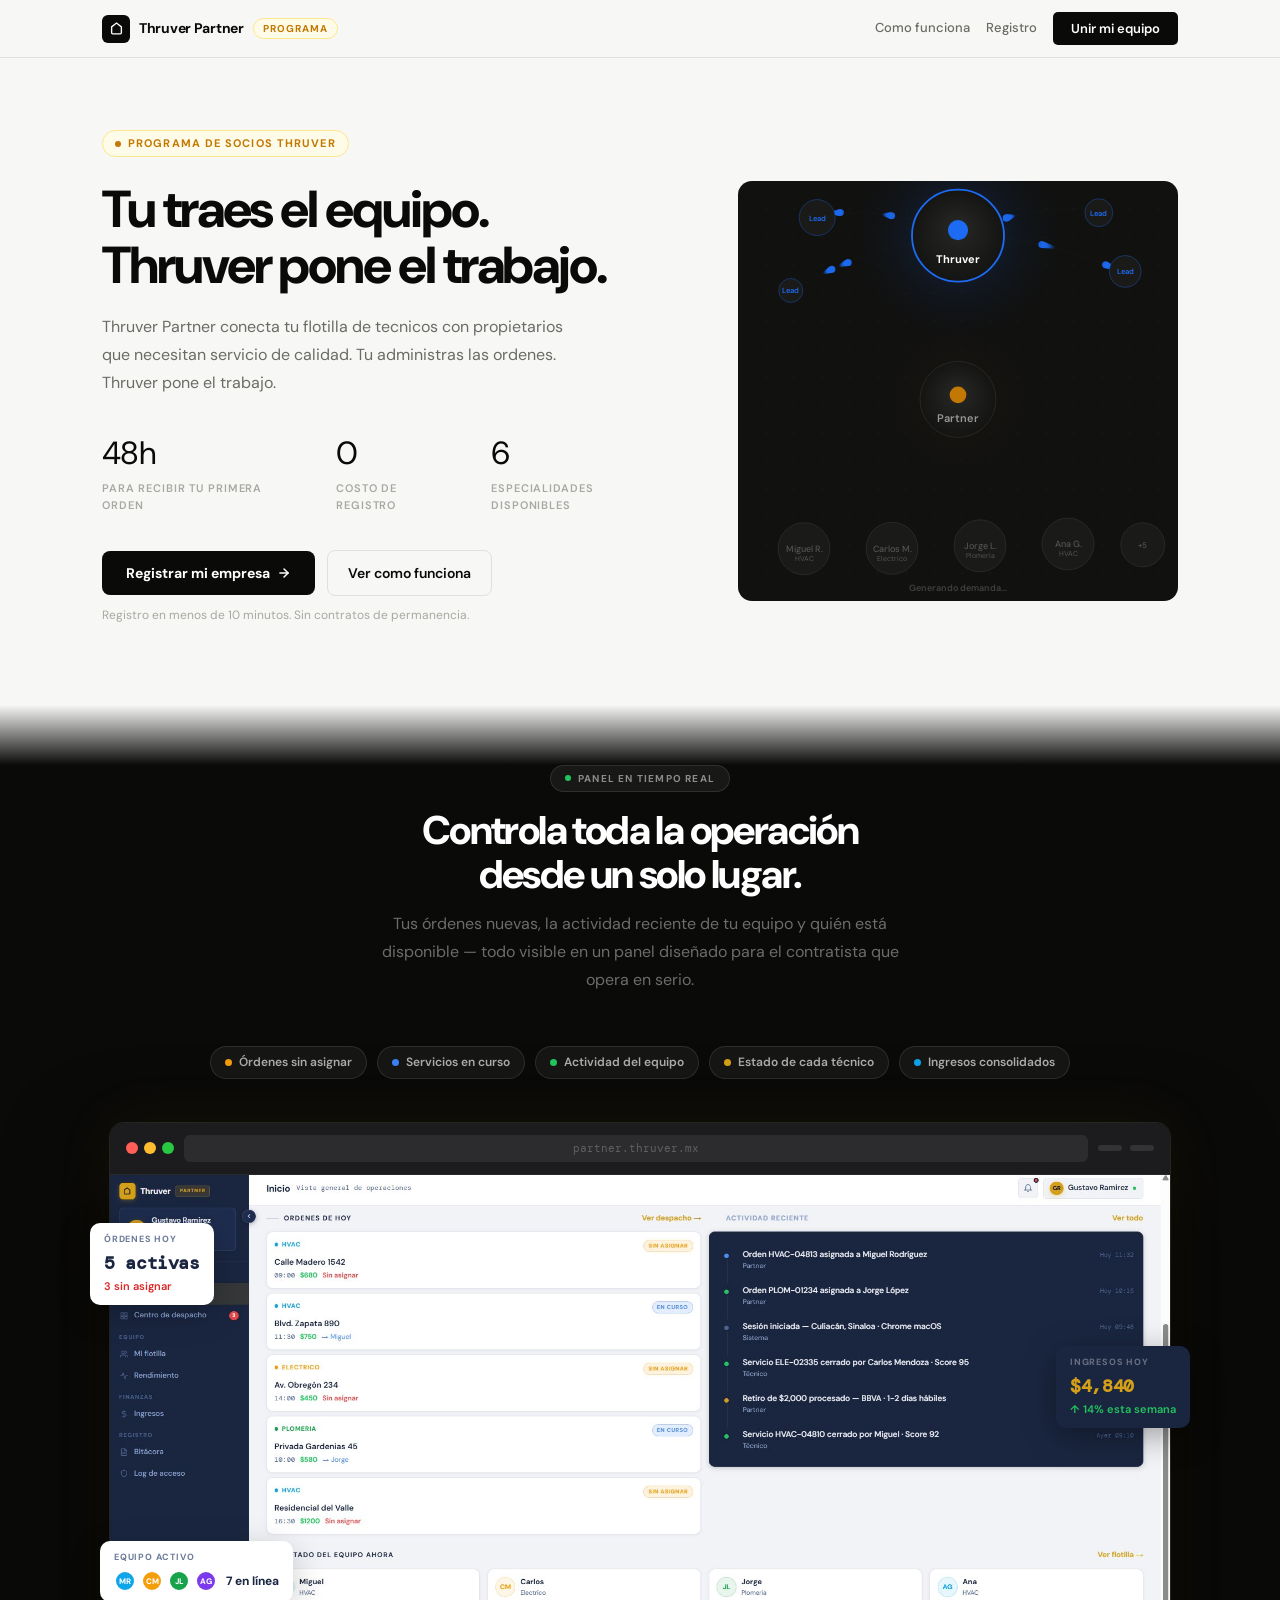
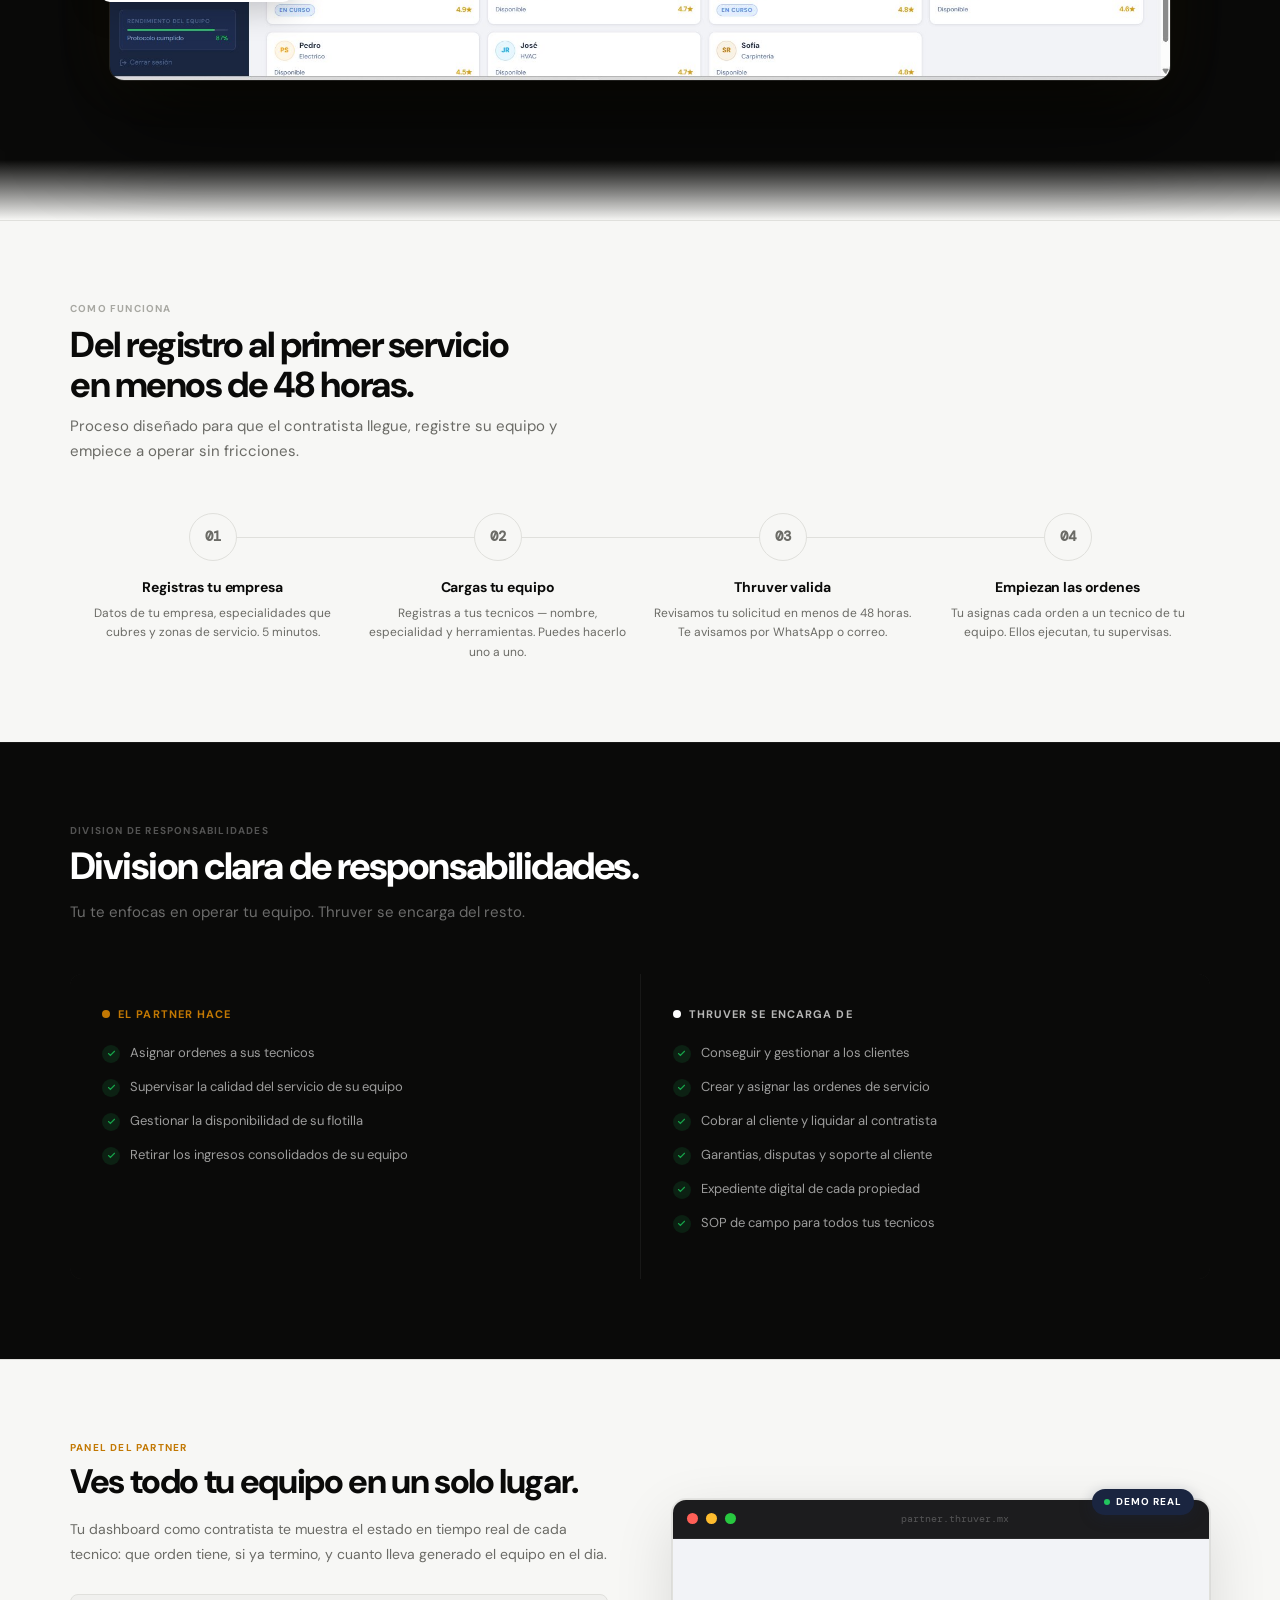
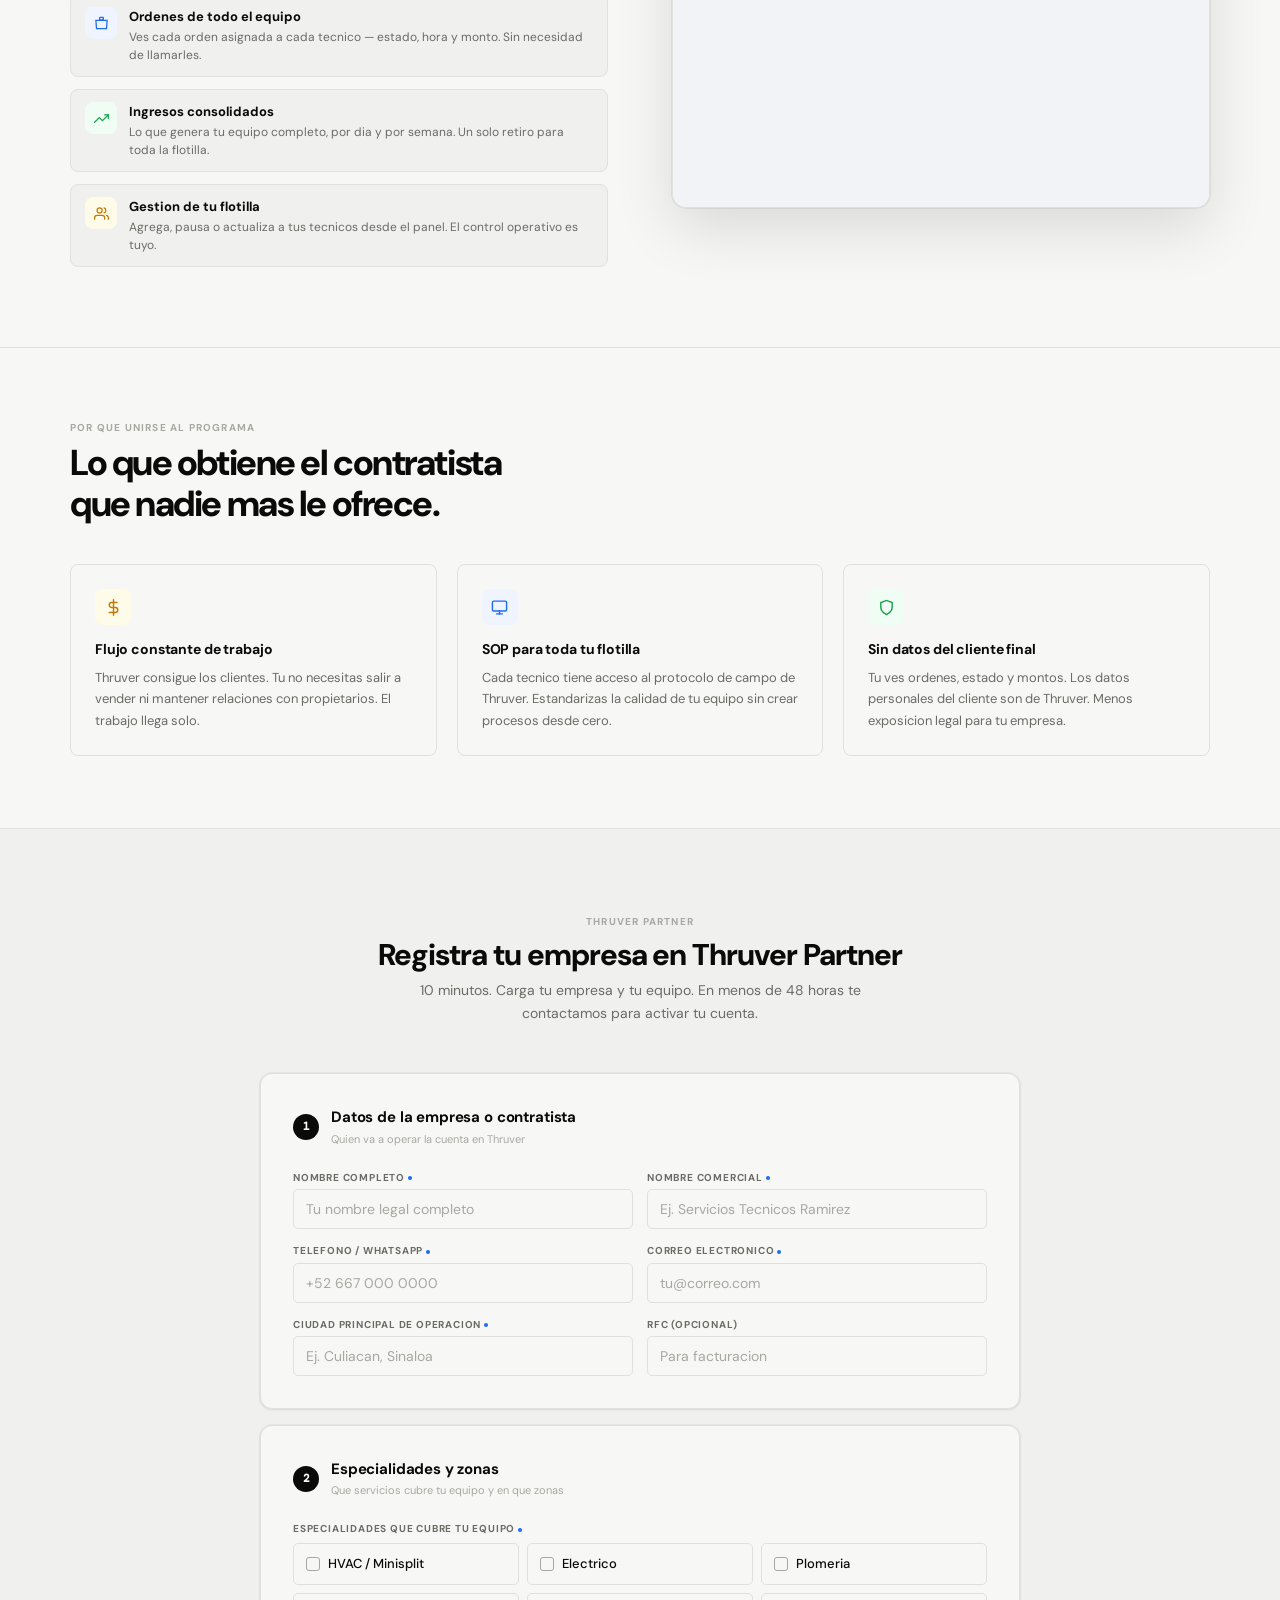
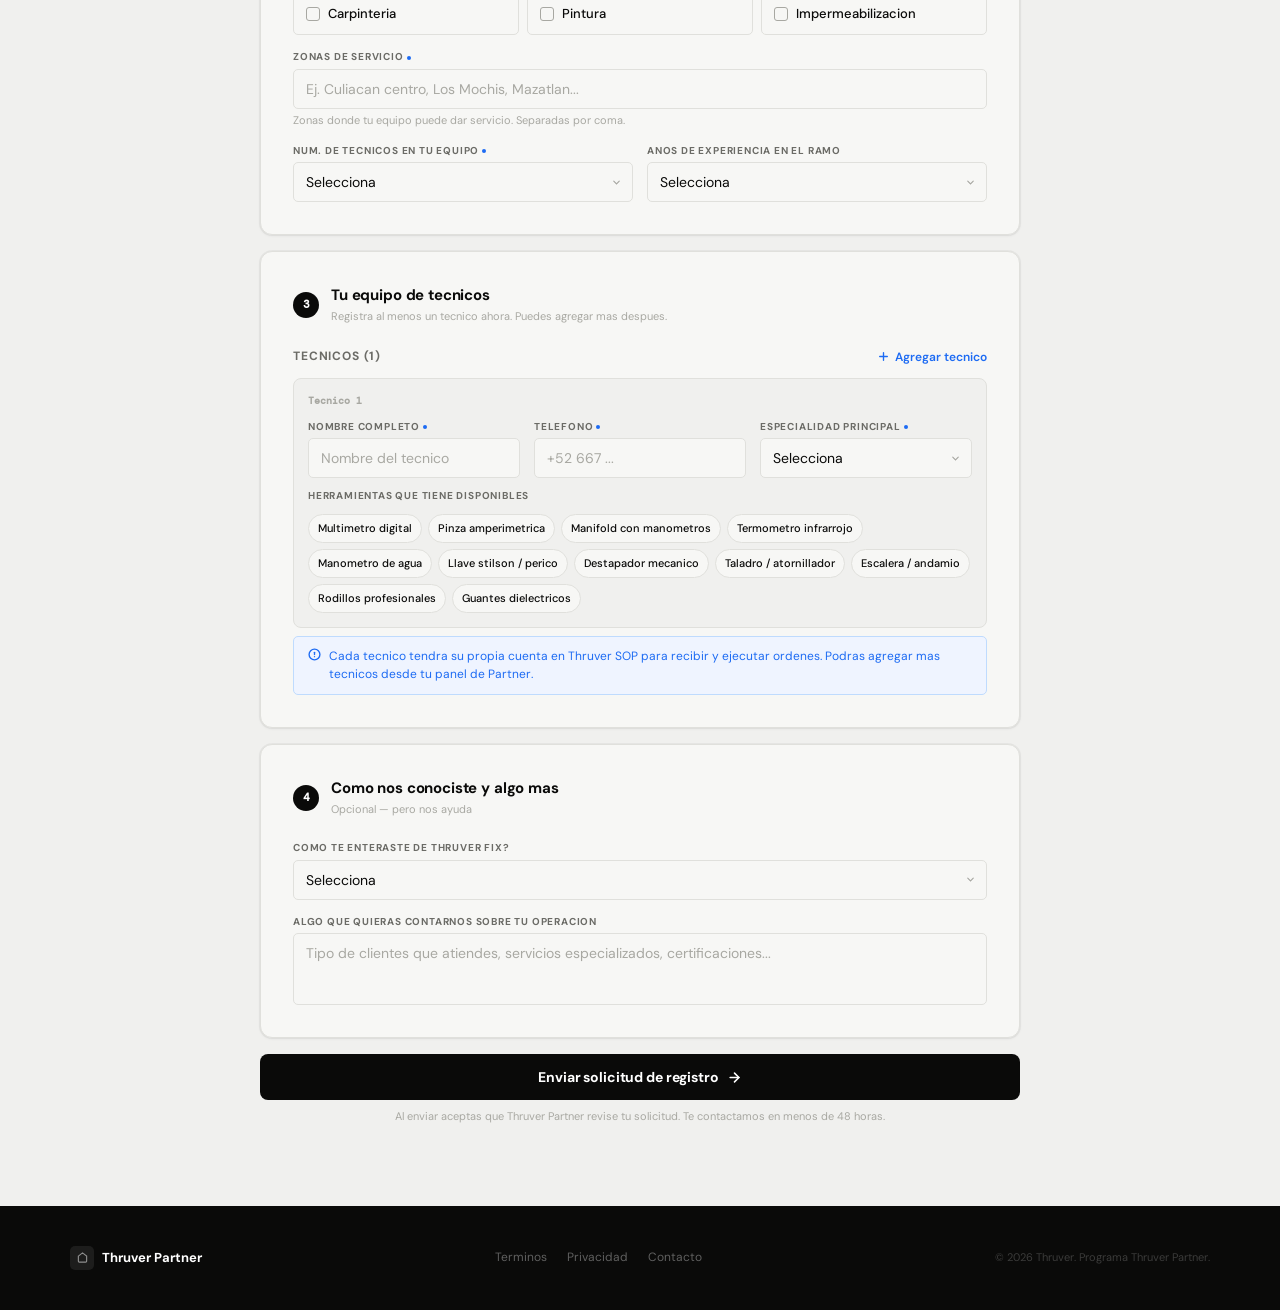
<file: landing-partner.html>
<!DOCTYPE html>
<html lang="es">
<head>
<meta charset="UTF-8">
<meta name="viewport" content="width=device-width, initial-scale=1.0">
<title>Thruver Partner</title>
<link rel="stylesheet" href="shared.css">
<style>

:root{
  --ink:#0a0a09;
  --ink2:#2a2a28;
  --ink3:#6b6b66;
  --ink4:#a8a8a2;
  --paper:#f7f7f5;
  --paper2:#f0f0ee;
  --paper3:#e8e8e4;
  --rule:#e0e0dc;
  --blue:#1d6bf3;
  --blue-tint:#eff4ff;
  --green:#16a34a;
  --green-tint:#f0fdf4;
  --red:#dc2626;
  --gold:#c27803;
  --gold-tint:#fefce8;
  --r:8px;--rs:5px;
  --shadow:0 1px 3px rgba(0,0,0,.06),0 0 0 1px rgba(0,0,0,.04);
  --shadow-lg:0 8px 32px rgba(0,0,0,.1),0 0 0 1px rgba(0,0,0,.04);
}
html{font-size:15px;}
body{background:var(--paper);color:var(--ink);font-family:'DM Sans',sans-serif;line-height:1.55;overflow-x:hidden}

/* NAV */
nav{position:fixed;top:0;left:0;right:0;z-index:200;height:58px;background:rgba(247,247,245,.94);backdrop-filter:blur(14px);-webkit-backdrop-filter:blur(14px);border-bottom:1px solid var(--rule);display:flex;align-items:center}
.nav-inner{width:100%;max-width:1140px;margin:0 auto;padding:0 32px;display:flex;align-items:center;justify-content:space-between}
.nav-logo{display:flex;align-items:center;gap:9px}
.nav-mark{width:28px;height:28px;background:var(--ink);border-radius:6px;display:flex;align-items:center;justify-content:center;flex-shrink:0}
.nav-wordmark{font-size:14px;font-weight:700;letter-spacing:-.02em}
.nav-pill{font-size:10px;font-weight:700;text-transform:uppercase;letter-spacing:.1em;background:var(--gold-tint);color:var(--gold);border:1px solid #fde68a;border-radius:100px;padding:2px 9px}
.nav-right{display:flex;align-items:center;gap:16px}
.nav-link{font-size:13px;color:var(--ink3);font-weight:500;cursor:pointer;transition:color .15s}
.nav-link:hover{color:var(--ink)}
.nav-cta{background:var(--ink);color:#fff;font-size:13px;font-weight:600;padding:8px 18px;border-radius:var(--rs);cursor:pointer;border:none;font-family:'DM Sans',sans-serif;transition:background .15s}
.nav-cta:hover{background:var(--ink2)}

/* HERO */
.hero{padding:130px 32px 80px;max-width:1140px;margin:0 auto}
.hero-kicker{display:inline-flex;align-items:center;gap:7px;background:var(--gold-tint);border:1px solid #fde68a;border-radius:100px;padding:4px 12px;font-size:11px;font-weight:700;text-transform:uppercase;letter-spacing:.1em;color:var(--gold);margin-bottom:24px}
.hero-kicker-dot{width:6px;height:6px;border-radius:50%;background:var(--gold)}
.hero-layout{display:grid;grid-template-columns:1fr 440px;gap:64px;align-items:start}
.hero-title{font-family:'DM Sans',sans-serif;font-size:52px;font-weight:800;line-height:1.08;letter-spacing:-.04em;color:var(--ink);margin-bottom:20px}
.hero-title em{font-style:italic;color:var(--ink3)}
.hero-sub{font-size:16px;color:var(--ink3);line-height:1.75;max-width:480px;margin-bottom:32px}
.hero-proof{display:flex;gap:32px;margin-bottom:36px}
.hero-proof-item{}
.hero-proof-val{font-family:'DM Sans',sans-serif;font-size:32px;color:var(--ink);letter-spacing:-.02em}
.hero-proof-label{font-size:11px;color:var(--ink4);text-transform:uppercase;letter-spacing:.08em;font-weight:600;margin-top:1px}
.hero-cta-row{display:flex;align-items:center;gap:12px}
.btn-hero{background:var(--ink);color:#fff;font-size:14px;font-weight:700;padding:13px 24px;border-radius:var(--r);border:none;cursor:pointer;font-family:'DM Sans',sans-serif;transition:all .2s;display:inline-flex;align-items:center;gap:7px}
.btn-hero:hover{background:var(--ink2);transform:translateY(-1px)}
.btn-hero-ghost{background:transparent;color:var(--ink);font-size:14px;font-weight:600;padding:13px 20px;border-radius:var(--r);border:1.5px solid var(--rule);cursor:pointer;font-family:'DM Sans',sans-serif;transition:all .15s}
.btn-hero-ghost:hover{border-color:var(--ink3)}
.hero-note{font-size:12px;color:var(--ink4);margin-top:10px}

/* Hero visual — order flow diagram */
.hero-visual{position:relative;padding-top:8px}
.flow-card{background:var(--paper);border:1px solid var(--rule);border-radius:12px;overflow:hidden;box-shadow:var(--shadow-lg)}
.flow-header{background:var(--ink);padding:12px 16px;display:flex;align-items:center;justify-content:space-between}
.flow-title{font-size:11px;font-weight:700;text-transform:uppercase;letter-spacing:.1em;color:rgba(255,255,255,.5)}
.flow-badge{font-size:10px;font-weight:700;background:rgba(255,255,255,.1);color:rgba(255,255,255,.7);border-radius:100px;padding:2px 8px}
.flow-body{padding:14px}
.flow-contractor{display:flex;align-items:center;gap:10px;padding:10px 12px;background:var(--gold-tint);border:1px solid #fde68a;border-radius:8px;margin-bottom:12px}
.flow-contractor-avatar{width:32px;height:32px;border-radius:50%;background:var(--gold);display:flex;align-items:center;justify-content:center;font-size:11px;font-weight:800;color:#fff;flex-shrink:0}
.flow-contractor-name{font-size:13px;font-weight:700}
.flow-contractor-sub{font-size:10px;color:var(--gold);font-weight:600}
.flow-techs{display:flex;flex-direction:column;gap:6px}
.flow-tech{display:flex;align-items:center;gap:8px;padding:8px 10px;background:var(--paper2);border:1px solid var(--rule);border-radius:6px;transition:border-color .3s}
.flow-tech.active{border-color:var(--blue);background:var(--blue-tint)}
.flow-tech-dot{width:7px;height:7px;border-radius:50%;flex-shrink:0;background:var(--rule)}
.flow-tech.active .flow-tech-dot{background:var(--blue)}
.flow-tech-name{font-size:12px;font-weight:500;flex:1}
.flow-tech-ord{font-family:'DM Mono',monospace;font-size:10px;color:var(--ink4)}
.flow-tech.active .flow-tech-ord{color:var(--blue)}
.flow-tech-chip{font-size:9px;font-weight:700;text-transform:uppercase;padding:1px 7px;border-radius:100px;border:1px solid}
.chip-active{background:var(--blue-tint);border-color:#bfdbfe;color:var(--blue)}
.chip-pending{background:var(--gold-tint);border-color:#fde68a;color:var(--gold)}
.chip-done{background:var(--green-tint);border-color:#bbf7d0;color:var(--green)}
/* Float badges */
.float-badge{position:absolute;background:var(--paper);border:1px solid var(--rule);border-radius:100px;padding:5px 12px 5px 8px;font-size:12px;font-weight:600;display:flex;align-items:center;gap:6px;box-shadow:0 4px 14px rgba(0,0,0,.08);white-space:nowrap}
.fb-dot{width:7px;height:7px;border-radius:50%;flex-shrink:0}
.fb1{top:-14px;right:20px}
.fb2{bottom:16px;left:-16px}

/* HOW IT WORKS */
.how{padding:80px 32px;border-top:1px solid var(--rule)}
.how-inner{max-width:1140px;margin:0 auto}
.section-kicker{font-size:10px;font-weight:700;text-transform:uppercase;letter-spacing:.12em;color:var(--ink4);margin-bottom:8px}
.section-title{font-family:'DM Sans',sans-serif;font-size:36px;font-weight:800;letter-spacing:-.04em;line-height:1.12;margin-bottom:8px}
.section-sub{font-size:15px;color:var(--ink3);max-width:520px;line-height:1.7}
.steps-grid{display:grid;grid-template-columns:repeat(4,1fr);gap:0;margin-top:48px;position:relative}
.steps-grid::before{content:'';position:absolute;top:24px;left:12%;right:12%;height:1px;background:var(--rule);z-index:0}
.step{text-align:center;position:relative;z-index:1;padding:0 12px}
.step-num{width:48px;height:48px;border-radius:50%;background:var(--paper);border:1.5px solid var(--rule);display:flex;align-items:center;justify-content:center;margin:0 auto 16px;font-family:'DM Mono',monospace;font-size:14px;font-weight:700;color:var(--ink3);transition:all .2s}
.step:hover .step-num{background:var(--ink);border-color:var(--ink);color:#fff}
.step-title{font-size:14px;font-weight:700;margin-bottom:6px;letter-spacing:-.01em}
.step-text{font-size:12px;color:var(--ink3);line-height:1.6}

/* CONTRAST SECTION */
.contrast{padding:80px 32px;background:var(--ink);border-top:1px solid rgba(255,255,255,.06)}
.contrast-inner{max-width:1140px;margin:0 auto}
.contrast-kicker{font-size:10px;font-weight:700;text-transform:uppercase;letter-spacing:.12em;color:rgba(255,255,255,.3);margin-bottom:8px}
.contrast-title{font-family:'DM Sans',sans-serif;font-size:38px;font-weight:800;letter-spacing:-.04em;line-height:1.1;color:#fff;margin-bottom:12px}
.contrast-sub{font-size:15px;color:rgba(255,255,255,.4);max-width:520px;line-height:1.7;margin-bottom:48px}
.contrast-grid{display:grid;grid-template-columns:1fr 1fr;gap:1px;background:rgba(255,255,255,.06);border-radius:12px;overflow:hidden}
.contrast-col{background:var(--ink);padding:32px}
.contrast-col-title{font-size:11px;font-weight:700;text-transform:uppercase;letter-spacing:.1em;margin-bottom:20px;display:flex;align-items:center;gap:8px}
.cc-dot{width:8px;height:8px;border-radius:50%}
.contrast-item{display:flex;align-items:flex-start;gap:10px;margin-bottom:14px}
.ci-icon{width:18px;height:18px;border-radius:50%;display:flex;align-items:center;justify-content:center;flex-shrink:0;margin-top:2px}
.ci-check{background:rgba(22,163,74,.15)}
.ci-cross{background:rgba(220,38,38,.1)}
.ci-text{font-size:13px;color:rgba(255,255,255,.6);line-height:1.5}

/* OPERATOR SECTION */
.operator{padding:80px 32px;border-top:1px solid var(--rule)}
.operator-inner{max-width:1140px;margin:0 auto;display:grid;grid-template-columns:1fr 1fr;gap:64px;align-items:center}
.op-label{font-size:10px;font-weight:700;text-transform:uppercase;letter-spacing:.12em;color:var(--gold);margin-bottom:8px}
.op-title{font-family:'DM Sans',sans-serif;font-size:34px;font-weight:800;letter-spacing:-.04em;line-height:1.12;margin-bottom:16px}
.op-sub{font-size:14px;color:var(--ink3);line-height:1.75;margin-bottom:28px}
.op-list{display:flex;flex-direction:column;gap:12px}
.op-item{display:flex;align-items:flex-start;gap:12px;padding:12px 14px;background:var(--paper2);border:1px solid var(--rule);border-radius:var(--r)}
.op-item-icon{width:32px;height:32px;border-radius:8px;display:flex;align-items:center;justify-content:center;flex-shrink:0}
.op-item-title{font-size:13px;font-weight:700;margin-bottom:2px}
.op-item-text{font-size:12px;color:var(--ink3);line-height:1.45}
/* Dashboard mockup */
.dash-mock{background:var(--paper);border:1px solid var(--rule);border-radius:12px;overflow:hidden;box-shadow:var(--shadow-lg)}
.dash-header{background:var(--paper2);border-bottom:1px solid var(--rule);padding:10px 14px;display:flex;align-items:center;gap:8px}
.dash-dot{width:10px;height:10px;border-radius:50%}
.dash-body{padding:14px;display:flex;flex-direction:column;gap:10px}
.dash-kpis{display:grid;grid-template-columns:1fr 1fr 1fr;gap:8px}
.dash-kpi{background:var(--paper);border:1px solid var(--rule);border-radius:6px;padding:10px}
.dash-kpi-val{font-family:'DM Mono',monospace;font-size:18px;font-weight:600;margin-bottom:1px}
.dash-kpi-label{font-size:9px;color:var(--ink4);text-transform:uppercase;letter-spacing:.07em}
.dash-row{display:flex;align-items:center;gap:8px;padding:8px 10px;background:var(--paper);border:1px solid var(--rule);border-radius:6px}
.dash-row-dot{width:7px;height:7px;border-radius:50%;flex-shrink:0}
.dash-row-name{font-size:12px;font-weight:500;flex:1}
.dash-row-status{font-size:9px;font-weight:700;text-transform:uppercase;letter-spacing:.07em}

/* FORM */
.form-section{padding:80px 32px;background:var(--paper2);border-top:1px solid var(--rule)}
.form-inner{max-width:760px;margin:0 auto}
.form-header{text-align:center;margin-bottom:48px}
.form-card{background:var(--paper);border:1px solid var(--rule);border-radius:12px;padding:32px;margin-bottom:16px;box-shadow:var(--shadow)}
.form-step-header{display:flex;align-items:center;gap:12px;margin-bottom:22px}
.form-step-num{width:26px;height:26px;border-radius:50%;background:var(--ink);color:#fff;font-size:11px;font-weight:700;display:flex;align-items:center;justify-content:center;font-family:'DM Mono',monospace;flex-shrink:0}
.form-step-title{font-size:15px;font-weight:700;letter-spacing:-.01em}
.form-step-sub{font-size:11px;color:var(--ink4);margin-top:1px}
/* Fields */
.fg{display:grid;gap:14px}
.fg-2{grid-template-columns:1fr 1fr}
.fg-3{grid-template-columns:1fr 1fr 1fr}
.fblock{display:flex;flex-direction:column;gap:4px}
.flabel{font-size:10px;font-weight:700;text-transform:uppercase;letter-spacing:.08em;color:var(--ink3)}
.freq-dot{display:inline-block;width:4px;height:4px;border-radius:50%;background:var(--blue);margin-left:3px;vertical-align:middle}
.finput{background:var(--paper);border:1.5px solid var(--rule);border-radius:var(--rs);color:var(--ink);font-family:'DM Sans',sans-serif;font-size:14px;padding:10px 12px;width:100%;outline:none;transition:border-color .15s,box-shadow .15s;-webkit-appearance:none;appearance:none}
.finput:focus{border-color:var(--blue);box-shadow:0 0 0 3px rgba(29,107,243,.08);background:#fff}
.finput::placeholder{color:var(--ink4)}
select.finput{background-image:url("data:image/svg+xml,%3Csvg xmlns='http://www.w3.org/2000/svg' width='11' height='11' viewBox='0 0 24 24' fill='none' stroke='%23a8a8a2' stroke-width='2.5' stroke-linecap='round'%3E%3Cpolyline points='6 9 12 15 18 9'/%3E%3C/svg%3E");background-repeat:no-repeat;background-position:right 10px center;padding-right:32px;cursor:pointer}
textarea.finput{resize:none;min-height:72px}
.fnote{font-size:11px;color:var(--ink4);line-height:1.45}

/* Technician rows */
.techs-header{display:flex;align-items:center;justify-content:space-between;margin-bottom:12px}
.techs-title{font-size:12px;font-weight:700;color:var(--ink3);text-transform:uppercase;letter-spacing:.07em}
.add-tech-btn{display:flex;align-items:center;gap:5px;font-size:12px;font-weight:600;color:var(--blue);cursor:pointer;background:none;border:none;font-family:'DM Sans',sans-serif;padding:0;transition:opacity .15s}
.add-tech-btn:hover{opacity:.75}
.tech-row{background:var(--paper2);border:1.5px solid var(--rule);border-radius:var(--r);padding:14px;margin-bottom:8px;position:relative;animation:slideIn .2s ease}

.tech-row-num{font-family:'DM Mono',monospace;font-size:10px;font-weight:700;color:var(--ink4);margin-bottom:10px;display:flex;align-items:center;justify-content:space-between}
.tech-remove{background:none;border:none;color:var(--ink4);cursor:pointer;font-size:16px;line-height:1;padding:0;transition:color .15s}
.tech-remove:hover{color:var(--red)}
/* Submit */
.submit-btn{width:100%;background:var(--ink);color:#fff;font-size:14px;font-weight:700;padding:14px;border-radius:var(--r);border:none;cursor:pointer;font-family:'DM Sans',sans-serif;letter-spacing:-.01em;transition:all .2s;display:flex;align-items:center;justify-content:center;gap:8px;margin-top:8px}
.submit-btn:hover{background:var(--ink2);transform:translateY(-1px)}
.submit-btn:disabled{background:var(--rule);color:var(--ink4);cursor:not-allowed;transform:none}
.submit-note{font-size:11px;color:var(--ink4);text-align:center;margin-top:8px;line-height:1.6}

/* TRUST */
.trust{padding:72px 32px;border-top:1px solid var(--rule)}
.trust-inner{max-width:1140px;margin:0 auto}
.trust-grid{display:grid;grid-template-columns:repeat(3,1fr);gap:20px;margin-top:40px}
.trust-card{padding:24px;border:1px solid var(--rule);border-radius:var(--r);background:var(--paper)}
.trust-icon{width:36px;height:36px;border-radius:8px;display:flex;align-items:center;justify-content:center;margin-bottom:14px}
.trust-title{font-size:14px;font-weight:700;margin-bottom:6px;letter-spacing:-.01em}
.trust-text{font-size:13px;color:var(--ink3);line-height:1.65}

/* SUCCESS */
#success{display:none;padding:100px 32px;text-align:center}
.success-inner{max-width:480px;margin:0 auto}
.success-mark{width:56px;height:56px;background:var(--green-tint);border:1.5px solid #bbf7d0;border-radius:50%;display:flex;align-items:center;justify-content:center;margin:0 auto 20px}
.success-title{font-family:'DM Sans',sans-serif;font-size:30px;font-weight:800;letter-spacing:-.04em;margin-bottom:8px}
.success-sub{font-size:14px;color:var(--ink3);line-height:1.7;margin-bottom:24px}
.success-detail{background:var(--paper2);border:1px solid var(--rule);border-radius:var(--r);padding:16px;font-size:13px;color:var(--ink3);text-align:left;line-height:1.8}
.success-folio{font-family:'DM Mono',monospace;font-size:11px;font-weight:500;color:var(--blue);margin-top:5px;display:block}

/* FOOTER */
footer{background:var(--ink);padding:40px 32px}
.footer-inner{max-width:1140px;margin:0 auto;display:flex;align-items:center;justify-content:space-between;gap:20px;flex-wrap:wrap}
.footer-brand{display:flex;align-items:center;gap:8px}
.footer-mark{width:24px;height:24px;background:rgba(255,255,255,.08);border-radius:5px;display:flex;align-items:center;justify-content:center}
.footer-name{font-size:13px;font-weight:700;color:#fff}
.footer-links{display:flex;gap:20px;font-size:12px;color:rgba(255,255,255,.35)}
.footer-copy{font-size:11px;color:rgba(255,255,255,.2)}

/* Responsive */
@media(max-width:900px){
  .hero-layout{grid-template-columns:1fr;gap:40px}
  .hero-visual{display:none}
  .hero-title{font-size:40px}
  .steps-grid{grid-template-columns:1fr 1fr;gap:20px}.steps-grid::before{display:none}
  .contrast-grid{grid-template-columns:1fr}
  .operator-inner{grid-template-columns:1fr}
  .trust-grid{grid-template-columns:1fr}
  .fg-2,.fg-3{grid-template-columns:1fr}
  .form-section{padding:60px 20px}
  .form-card{padding:22px}
  .nav-inner{padding:0 20px}
  .hero{padding:110px 20px 60px}
}
</style>
</head>
<body>

<!-- NAV -->
<nav>
  <div class="nav-inner">
    <div class="nav-logo">
      <div class="nav-mark"><svg width="13" height="13" viewBox="0 0 24 24" fill="none" stroke="#fff" stroke-width="2.5" stroke-linecap="round"><path d="M3 9l9-7 9 7v11a2 2 0 01-2 2H5a2 2 0 01-2-2z"/></svg></div>
      <span class="nav-wordmark">Thruver Partner</span>
      <span class="nav-pill">Programa</span>
    </div>
    <div class="nav-right">
      <span class="nav-link" onclick="document.getElementById('como').scrollIntoView({behavior:'smooth'})">Como funciona</span>
      <span class="nav-link" onclick="document.getElementById('registro').scrollIntoView({behavior:'smooth'})">Registro</span>
      <button class="nav-cta" onclick="document.getElementById('registro').scrollIntoView({behavior:'smooth'})">Unir mi equipo</button>
    </div>
  </div>
</nav>

<!-- HERO -->
<section>
  <div class="hero">
    <div class="hero-kicker"><div class="hero-kicker-dot"></div>Programa de socios Thruver</div>
    <div class="hero-layout">
      <div>
        <h1 class="hero-title">Tu traes el equipo.<br>Thruver pone el trabajo.</h1>
        <p class="hero-sub">Thruver Partner conecta tu flotilla de tecnicos con propietarios que necesitan servicio de calidad. Tu administras las ordenes. Thruver pone el trabajo.</p>
        <div class="hero-proof">
          <div class="hero-proof-item"><div class="hero-proof-val">48h</div><div class="hero-proof-label">Para recibir tu primera orden</div></div>
          <div class="hero-proof-item"><div class="hero-proof-val">0</div><div class="hero-proof-label">Costo de registro</div></div>
          <div class="hero-proof-item"><div class="hero-proof-val">6</div><div class="hero-proof-label">Especialidades disponibles</div></div>
        </div>
        <div class="hero-cta-row">
          <button class="btn-hero" onclick="document.getElementById('registro').scrollIntoView({behavior:'smooth'})">
            Registrar mi empresa
            <svg width="14" height="14" viewBox="0 0 24 24" fill="none" stroke="currentColor" stroke-width="2.5" stroke-linecap="round"><line x1="5" y1="12" x2="19" y2="12"/><polyline points="12 5 19 12 12 19"/></svg>
          </button>
          <button class="btn-hero-ghost" onclick="document.getElementById('como').scrollIntoView({behavior:'smooth'})">Ver como funciona</button>
        </div>
        <div class="hero-note">Registro en menos de 10 minutos. Sin contratos de permanencia.</div>
      </div>

      <!-- Tech cloud flow -->
      <div class="hero-visual" style="height:420px;position:relative">
        <canvas id="flow_canvas" style="position:absolute;inset:0;width:100%;height:100%;border-radius:14px"></canvas>
        <!-- Overlay labels — positioned via JS -->
        <div id="flow_overlay" style="position:absolute;inset:0;pointer-events:none"></div>
      </div>
    </div>
  </div>
</section>

<!-- CONTROLA TODA LA OPERACION -->
<section style="padding:0;background:var(--ink);overflow:hidden">
  <!-- Top gradient fade from white to dark -->
  <div style="height:60px;background:linear-gradient(to bottom,var(--paper),var(--ink))"></div>

  <div style="max-width:1200px;margin:0 auto;padding:0 32px 80px">

    <!-- Header -->
    <div style="text-align:center;margin-bottom:52px">
      <div style="display:inline-flex;align-items:center;gap:7px;background:rgba(255,255,255,.06);border:1px solid rgba(255,255,255,.1);border-radius:100px;padding:5px 14px;margin-bottom:16px">
        <div style="width:6px;height:6px;border-radius:50%;background:#22c55e;animation:pulse 2s infinite"></div>
        <span style="font-size:10px;font-weight:700;text-transform:uppercase;letter-spacing:.12em;color:rgba(255,255,255,.5)">Panel en tiempo real</span>
      </div>
      <h2 style="font-size:40px;font-weight:800;letter-spacing:-.04em;line-height:1.1;color:#fff;margin-bottom:14px">Controla toda la operación<br>desde un solo lugar.</h2>
      <p style="font-size:16px;color:rgba(255,255,255,.4);max-width:520px;margin:0 auto;line-height:1.75">Tus órdenes nuevas, la actividad reciente de tu equipo y quién está disponible — todo visible en un panel diseñado para el contratista que opera en serio.</p>
    </div>

    <!-- Feature pills -->
    <div style="display:flex;justify-content:center;gap:10px;flex-wrap:wrap;margin-bottom:44px">
      <div style="display:flex;align-items:center;gap:7px;background:rgba(255,255,255,.05);border:1px solid rgba(255,255,255,.1);border-radius:100px;padding:6px 14px"><div style="width:7px;height:7px;border-radius:50%;background:#f59e0b"></div><span style="font-size:12px;font-weight:600;color:rgba(255,255,255,.65)">Órdenes sin asignar</span></div> <div style="display:flex;align-items:center;gap:7px;background:rgba(255,255,255,.05);border:1px solid rgba(255,255,255,.1);border-radius:100px;padding:6px 14px"><div style="width:7px;height:7px;border-radius:50%;background:#3b82f6"></div><span style="font-size:12px;font-weight:600;color:rgba(255,255,255,.65)">Servicios en curso</span></div> <div style="display:flex;align-items:center;gap:7px;background:rgba(255,255,255,.05);border:1px solid rgba(255,255,255,.1);border-radius:100px;padding:6px 14px"><div style="width:7px;height:7px;border-radius:50%;background:#22c55e"></div><span style="font-size:12px;font-weight:600;color:rgba(255,255,255,.65)">Actividad del equipo</span></div> <div style="display:flex;align-items:center;gap:7px;background:rgba(255,255,255,.05);border:1px solid rgba(255,255,255,.1);border-radius:100px;padding:6px 14px"><div style="width:7px;height:7px;border-radius:50%;background:#d4a017"></div><span style="font-size:12px;font-weight:600;color:rgba(255,255,255,.65)">Estado de cada técnico</span></div> <div style="display:flex;align-items:center;gap:7px;background:rgba(255,255,255,.05);border:1px solid rgba(255,255,255,.1);border-radius:100px;padding:6px 14px"><div style="width:7px;height:7px;border-radius:50%;background:#0ea5e9"></div><span style="font-size:12px;font-weight:600;color:rgba(255,255,255,.65)">Ingresos consolidados</span></div>
    </div>

    <!-- Dashboard screenshot with glow effect -->
    <div style="position:relative;max-width:1060px;margin:0 auto">

      <!-- Glow layers behind image -->
      <div style="position:absolute;top:10%;left:5%;right:5%;height:60%;background:radial-gradient(ellipse at 50% 50%,rgba(212,160,23,.15),transparent 70%);filter:blur(40px);pointer-events:none"></div>
      <div style="position:absolute;top:20%;left:20%;right:20%;height:40%;background:radial-gradient(ellipse at 50% 50%,rgba(26,37,64,.6),transparent 70%);filter:blur(50px);pointer-events:none"></div>

      <!-- Browser frame -->
      <div style="position:relative;border-radius:14px;overflow:hidden;box-shadow:0 0 0 1px rgba(255,255,255,.1),0 40px 100px rgba(0,0,0,.7),0 0 60px rgba(212,160,23,.08)">
        <!-- Browser chrome -->
        <div style="background:#1c1c1e;padding:12px 16px;display:flex;align-items:center;gap:10px;border-bottom:1px solid rgba(255,255,255,.06)">
          <div style="display:flex;gap:6px;flex-shrink:0">
            <div style="width:12px;height:12px;border-radius:50%;background:#ff5f57"></div>
            <div style="width:12px;height:12px;border-radius:50%;background:#febc2e"></div>
            <div style="width:12px;height:12px;border-radius:50%;background:#28c840"></div>
          </div>
          <div style="flex:1;background:#2c2c2e;border-radius:6px;padding:5px 14px;font-size:11px;font-family:'DM Mono',monospace;color:rgba(255,255,255,.25);text-align:center">partner.thruver.mx</div>
          <div style="display:flex;gap:8px;flex-shrink:0">
            <div style="width:24px;height:6px;border-radius:3px;background:rgba(255,255,255,.1)"></div>
            <div style="width:24px;height:6px;border-radius:3px;background:rgba(255,255,255,.1)"></div>
          </div>
        </div>
        <!-- The screenshot -->
        <img src="assets/partner-screenshot.png" alt="Panel Thruver Partner — Centro de operaciones" style="display:block;width:100%;height:auto">
      </div>

      <!-- Floating callout badges -->
      <div style="position:absolute;top:18%;left:-20px;background:#fff;border-radius:10px;padding:10px 14px;box-shadow:0 8px 32px rgba(0,0,0,.25);white-space:nowrap;animation:floatA 4s ease-in-out infinite">
        <div style="font-size:9px;font-weight:700;text-transform:uppercase;letter-spacing:.09em;color:#6b7a99;margin-bottom:3px">Órdenes hoy</div>
        <div style="font-size:18px;font-weight:800;color:#1a2540;font-family:'DM Mono',monospace;letter-spacing:-.02em">5 activas</div>
        <div style="font-size:11px;color:#dc2626;font-weight:600">3 sin asignar</div>
      </div>

      <div style="position:absolute;top:40%;right:-20px;background:#1a2540;border-radius:10px;padding:10px 14px;box-shadow:0 8px 32px rgba(0,0,0,.35);white-space:nowrap;animation:floatB 5s ease-in-out infinite">
        <div style="font-size:9px;font-weight:700;text-transform:uppercase;letter-spacing:.09em;color:rgba(255,255,255,.35);margin-bottom:3px">Ingresos hoy</div>
        <div style="font-size:18px;font-weight:800;color:#d4a017;font-family:'DM Mono',monospace;letter-spacing:-.02em">$4,840</div>
        <div style="font-size:11px;color:#22c55e;font-weight:600">↑ 14% esta semana</div>
      </div>

      <div style="position:absolute;bottom:14%;left:-10px;background:#fff;border-radius:10px;padding:10px 14px;box-shadow:0 8px 32px rgba(0,0,0,.2);white-space:nowrap;animation:floatA 6s ease-in-out infinite 1s">
        <div style="font-size:9px;font-weight:700;text-transform:uppercase;letter-spacing:.09em;color:#6b7a99;margin-bottom:5px">Equipo activo</div>
        <div style="display:flex;align-items:center;gap:5px">
          <div style="width:22px;height:22px;border-radius:50%;background:#0ea5e9;display:flex;align-items:center;justify-content:center;font-size:8px;font-weight:800;color:#fff;border:2px solid #fff">MR</div> <div style="width:22px;height:22px;border-radius:50%;background:#f59e0b;display:flex;align-items:center;justify-content:center;font-size:8px;font-weight:800;color:#fff;border:2px solid #fff">CM</div> <div style="width:22px;height:22px;border-radius:50%;background:#16a34a;display:flex;align-items:center;justify-content:center;font-size:8px;font-weight:800;color:#fff;border:2px solid #fff">JL</div> <div style="width:22px;height:22px;border-radius:50%;background:#7c3aed;display:flex;align-items:center;justify-content:center;font-size:8px;font-weight:800;color:#fff;border:2px solid #fff">AG</div>
          <div style="font-size:12px;font-weight:700;color:#1a2540;margin-left:4px">7 en línea</div>
        </div>
      </div>

    </div>
  </div>

  <!-- Bottom gradient fade to white -->
  <div style="height:60px;background:linear-gradient(to top,var(--paper),var(--ink))"></div>
</section>

<style>
@keyframes floatA{0%,100%{transform:translateY(0)}50%{transform:translateY(-8px)}}
@keyframes floatB{0%,100%{transform:translateY(0)}50%{transform:translateY(-12px)}}

</style>


<!-- HOW IT WORKS -->
<section id="como">
  <div class="how">
    <div class="how-inner">
      <div class="section-kicker">Como funciona</div>
      <h2 class="section-title">Del registro al primer servicio<br>en menos de 48 horas.</h2>
      <p class="section-sub">Proceso diseñado para que el contratista llegue, registre su equipo y empiece a operar sin fricciones.</p>
      <div class="steps-grid">
        <div class="step">
          <div class="step-num">01</div>
          <div class="step-title">Registras tu empresa</div>
          <div class="step-text">Datos de tu empresa, especialidades que cubres y zonas de servicio. 5 minutos.</div>
        </div>
        <div class="step">
          <div class="step-num">02</div>
          <div class="step-title">Cargas tu equipo</div>
          <div class="step-text">Registras a tus tecnicos — nombre, especialidad y herramientas. Puedes hacerlo uno a uno.</div>
        </div>
        <div class="step">
          <div class="step-num">03</div>
          <div class="step-title">Thruver valida</div>
          <div class="step-text">Revisamos tu solicitud en menos de 48 horas. Te avisamos por WhatsApp o correo.</div>
        </div>
        <div class="step">
          <div class="step-num">04</div>
          <div class="step-title">Empiezan las ordenes</div>
          <div class="step-text">Tu asignas cada orden a un tecnico de tu equipo. Ellos ejecutan, tu supervisas.</div>
        </div>
      </div>
    </div>
  </div>
</section>

<!-- CONTRAST -->
<section>
  <div class="contrast">
    <div class="contrast-inner">
      <div class="contrast-kicker">Division de responsabilidades</div>
      <h2 class="contrast-title">Division clara de responsabilidades.</h2>
      <p class="contrast-sub">Tu te enfocas en operar tu equipo. Thruver se encarga del resto.</p>
      <div class="contrast-grid">
        <div class="contrast-col">
          <div class="contrast-col-title"><div class="cc-dot" style="background:var(--gold)"></div><span style="color:var(--gold)">El Partner hace</span></div>
          <div class="contrast-item"><div class="ci-icon ci-check"><svg width="9" height="9" viewBox="0 0 24 24" fill="none" stroke="var(--green)" stroke-width="3" stroke-linecap="round"><polyline points="20 6 9 17 4 12"/></svg></div><div class="ci-text">Asignar ordenes a sus tecnicos</div></div>
          <div class="contrast-item"><div class="ci-icon ci-check"><svg width="9" height="9" viewBox="0 0 24 24" fill="none" stroke="var(--green)" stroke-width="3" stroke-linecap="round"><polyline points="20 6 9 17 4 12"/></svg></div><div class="ci-text">Supervisar la calidad del servicio de su equipo</div></div>
          <div class="contrast-item"><div class="ci-icon ci-check"><svg width="9" height="9" viewBox="0 0 24 24" fill="none" stroke="var(--green)" stroke-width="3" stroke-linecap="round"><polyline points="20 6 9 17 4 12"/></svg></div><div class="ci-text">Gestionar la disponibilidad de su flotilla</div></div>
          <div class="contrast-item"><div class="ci-icon ci-check"><svg width="9" height="9" viewBox="0 0 24 24" fill="none" stroke="var(--green)" stroke-width="3" stroke-linecap="round"><polyline points="20 6 9 17 4 12"/></svg></div><div class="ci-text">Retirar los ingresos consolidados de su equipo</div></div>

        </div>
        <div class="contrast-col">
          <div class="contrast-col-title"><div class="cc-dot" style="background:#fff"></div><span style="color:rgba(255,255,255,.7)">Thruver se encarga de</span></div>
          <div class="contrast-item"><div class="ci-icon ci-check"><svg width="9" height="9" viewBox="0 0 24 24" fill="none" stroke="var(--green)" stroke-width="3" stroke-linecap="round"><polyline points="20 6 9 17 4 12"/></svg></div><div class="ci-text">Conseguir y gestionar a los clientes</div></div>
          <div class="contrast-item"><div class="ci-icon ci-check"><svg width="9" height="9" viewBox="0 0 24 24" fill="none" stroke="var(--green)" stroke-width="3" stroke-linecap="round"><polyline points="20 6 9 17 4 12"/></svg></div><div class="ci-text">Crear y asignar las ordenes de servicio</div></div>
          <div class="contrast-item"><div class="ci-icon ci-check"><svg width="9" height="9" viewBox="0 0 24 24" fill="none" stroke="var(--green)" stroke-width="3" stroke-linecap="round"><polyline points="20 6 9 17 4 12"/></svg></div><div class="ci-text">Cobrar al cliente y liquidar al contratista</div></div>
          <div class="contrast-item"><div class="ci-icon ci-check"><svg width="9" height="9" viewBox="0 0 24 24" fill="none" stroke="var(--green)" stroke-width="3" stroke-linecap="round"><polyline points="20 6 9 17 4 12"/></svg></div><div class="ci-text">Garantias, disputas y soporte al cliente</div></div>
          <div class="contrast-item"><div class="ci-icon ci-check"><svg width="9" height="9" viewBox="0 0 24 24" fill="none" stroke="var(--green)" stroke-width="3" stroke-linecap="round"><polyline points="20 6 9 17 4 12"/></svg></div><div class="ci-text">Expediente digital de cada propiedad</div></div>
          <div class="contrast-item"><div class="ci-icon ci-check"><svg width="9" height="9" viewBox="0 0 24 24" fill="none" stroke="var(--green)" stroke-width="3" stroke-linecap="round"><polyline points="20 6 9 17 4 12"/></svg></div><div class="ci-text">SOP de campo para todos tus tecnicos</div></div>
        </div>
      </div>
    </div>
  </div>
</section>

<!-- OPERATOR -->
<section id="dashboard">
  <div class="operator">
    <div class="operator-inner">
      <div>
        <div class="op-label">Panel del Partner</div>
        <h2 class="op-title">Ves todo tu equipo en un solo lugar.</h2>
        <p class="op-sub">Tu dashboard como contratista te muestra el estado en tiempo real de cada tecnico: que orden tiene, si ya termino, y cuanto lleva generado el equipo en el dia.</p>
        <div class="op-list">
          <div class="op-item"><div class="op-item-icon" style="background:var(--blue-tint)"><svg width="15" height="15" viewBox="0 0 24 24" fill="none" stroke="var(--blue)" stroke-width="2" stroke-linecap="round"><rect x="9" y="2" width="6" height="4" rx="1"/><path d="M3 7h18l-1 13H4L3 7z"/></svg></div><div><div class="op-item-title">Ordenes de todo el equipo</div><div class="op-item-text">Ves cada orden asignada a cada tecnico — estado, hora y monto. Sin necesidad de llamarles.</div></div></div>
          <div class="op-item"><div class="op-item-icon" style="background:var(--green-tint)"><svg width="15" height="15" viewBox="0 0 24 24" fill="none" stroke="var(--green)" stroke-width="2" stroke-linecap="round"><polyline points="23 6 13.5 15.5 8.5 10.5 1 18"/><polyline points="17 6 23 6 23 12"/></svg></div><div><div class="op-item-title">Ingresos consolidados</div><div class="op-item-text">Lo que genera tu equipo completo, por dia y por semana. Un solo retiro para toda la flotilla.</div></div></div>
          <div class="op-item"><div class="op-item-icon" style="background:var(--gold-tint)"><svg width="15" height="15" viewBox="0 0 24 24" fill="none" stroke="var(--gold)" stroke-width="2" stroke-linecap="round"><path d="M17 21v-2a4 4 0 00-4-4H5a4 4 0 00-4 4v2"/><circle cx="9" cy="7" r="4"/><path d="M23 21v-2a4 4 0 00-3-3.87"/><path d="M16 3.13a4 4 0 010 7.75"/></svg></div><div><div class="op-item-title">Gestion de tu flotilla</div><div class="op-item-text">Agrega, pausa o actualiza a tus tecnicos desde el panel. El control operativo es tuyo.</div></div></div>
        </div>
      </div>
      <!-- Dashboard mockup -->
      <!-- Video mockup replacing static dashboard -->
      <div style="position:relative">
        <!-- Browser frame -->
        <div class="dash-mock" style="border-radius:14px;overflow:hidden;box-shadow:0 20px 60px rgba(0,0,0,.12),0 0 0 1px rgba(0,0,0,.06)">
          <!-- Chrome bar -->
          <div class="dash-header" style="background:#1c1c1e;border-bottom:1px solid rgba(255,255,255,.06);padding:11px 14px">
            <div style="width:11px;height:11px;border-radius:50%;background:#ff5f57;flex-shrink:0"></div>
            <div style="width:11px;height:11px;border-radius:50%;background:#febc2e;flex-shrink:0"></div>
            <div style="width:11px;height:11px;border-radius:50%;background:#28c840;flex-shrink:0"></div>
            <span style="font-size:10px;color:rgba(255,255,255,.25);margin-left:10px;font-family:'DM Mono',monospace;flex:1;text-align:center">partner.thruver.mx</span>
            <div style="width:32px"></div>
          </div>
          <!-- Video -->
          <div style="position:relative;background:#f2f3f7;cursor:pointer" id="vid_wrapper" onclick="toggleVid()">
            <video id="dash_vid"
              src="assets/partner-demo.mp4"
              style="display:block;width:100%;height:auto;max-height:420px;object-fit:cover"
              loop muted playsinline preload="metadata"
              poster=""></video>
            <!-- Play overlay -->
            <div id="vid_play_overlay" style="position:absolute;inset:0;display:flex;align-items:center;justify-content:center;background:rgba(26,37,64,.18);transition:opacity .2s">
              <div style="width:56px;height:56px;border-radius:50%;background:rgba(255,255,255,.95);display:flex;align-items:center;justify-content:center;box-shadow:0 4px 20px rgba(0,0,0,.2)">
                <svg width="20" height="20" viewBox="0 0 24 24" fill="#1a2540"><polygon points="5 3 19 12 5 21"/></svg>
              </div>
            </div>
          </div>
        </div>
        <!-- Live badge -->
        <div style="position:absolute;top:-10px;right:16px;background:#1a2540;border-radius:100px;padding:5px 12px;display:flex;align-items:center;gap:6px;box-shadow:0 4px 14px rgba(26,37,64,.3)">
          <div style="width:6px;height:6px;border-radius:50%;background:#22c55e;animation:pulse-dot 2s infinite"></div>
          <span style="font-size:10px;font-weight:700;text-transform:uppercase;letter-spacing:.1em;color:#fff">Demo real</span>
        </div>
      </div>
      <style>
        @keyframes pulse-dot{0%,100%{opacity:1;transform:scale(1)}50%{opacity:.6;transform:scale(.85)}}
      </style>
      <script>
        function toggleVid(){
          var v=document.getElementById('dash_vid');
          var o=document.getElementById('vid_play_overlay');
          if(v.paused){v.play();o.style.opacity='0';}
          else{v.pause();o.style.opacity='1';}
        }
        // Auto-play when in viewport
        var _vidObs=new IntersectionObserver(function(entries){
          var v=document.getElementById('dash_vid');
          var o=document.getElementById('vid_play_overlay');
          if(entries[0].isIntersecting&&v&&v.paused){v.play();if(o)o.style.opacity='0';}
          else if(!entries[0].isIntersecting&&v&&!v.paused){v.pause();}
        },{threshold:0.4});
        var vw=document.getElementById('vid_wrapper');
        if(vw) _vidObs.observe(vw);
      </script>
    </div>
  </div>
</section>

<!-- TRUST -->
<section>
  <div class="trust">
    <div class="trust-inner">
      <div class="section-kicker">Por que unirse al programa</div>
      <h2 class="section-title">Lo que obtiene el contratista<br>que nadie mas le ofrece.</h2>
      <div class="trust-grid">
        <div class="trust-card">
          <div class="trust-icon" style="background:var(--gold-tint)"><svg width="17" height="17" viewBox="0 0 24 24" fill="none" stroke="var(--gold)" stroke-width="2" stroke-linecap="round"><line x1="12" y1="1" x2="12" y2="23"/><path d="M17 5H9.5a3.5 3.5 0 000 7h5a3.5 3.5 0 010 7H6"/></svg></div>
          <div class="trust-title">Flujo constante de trabajo</div>
          <div class="trust-text">Thruver consigue los clientes. Tu no necesitas salir a vender ni mantener relaciones con propietarios. El trabajo llega solo.</div>
        </div>
        <div class="trust-card">
          <div class="trust-icon" style="background:var(--blue-tint)"><svg width="17" height="17" viewBox="0 0 24 24" fill="none" stroke="var(--blue)" stroke-width="2" stroke-linecap="round"><rect x="2" y="3" width="20" height="14" rx="2"/><line x1="8" y1="21" x2="16" y2="21"/><line x1="12" y1="17" x2="12" y2="21"/></svg></div>
          <div class="trust-title">SOP para toda tu flotilla</div>
          <div class="trust-text">Cada tecnico tiene acceso al protocolo de campo de Thruver. Estandarizas la calidad de tu equipo sin crear procesos desde cero.</div>
        </div>
        <div class="trust-card">
          <div class="trust-icon" style="background:var(--green-tint)"><svg width="17" height="17" viewBox="0 0 24 24" fill="none" stroke="var(--green)" stroke-width="2" stroke-linecap="round"><path d="M12 22s8-4 8-10V5l-8-3-8 3v7c0 6 8 10 8 10z"/></svg></div>
          <div class="trust-title">Sin datos del cliente final</div>
          <div class="trust-text">Tu ves ordenes, estado y montos. Los datos personales del cliente son de Thruver. Menos exposicion legal para tu empresa.</div>
        </div>
      </div>
    </div>
  </div>
</section>



<!-- FORM -->
<section class="form-section" id="registro">
  <div class="form-inner">
    <div class="form-header">
      <div class="section-kicker" style="display:inline-block;margin-bottom:8px">Thruver Partner</div>
      <h2 class="section-title" style="font-size:30px;font-weight:800;letter-spacing:-.035em;text-align:center">Registra tu empresa en Thruver Partner</h2>
      <p style="font-size:14px;color:var(--ink3);margin-top:8px;max-width:480px;margin-left:auto;margin-right:auto;line-height:1.65;text-align:center">10 minutos. Carga tu empresa y tu equipo. En menos de 48 horas te contactamos para activar tu cuenta.</p>
    </div>

    <!-- PASO 1 -->
    <div class="form-card">
      <div class="form-step-header">
        <div class="form-step-num">1</div>
        <div><div class="form-step-title">Datos de la empresa o contratista</div><div class="form-step-sub">Quien va a operar la cuenta en Thruver</div></div>
      </div>
      <div class="fg fg-2">
        <div class="fblock"><label class="flabel">Nombre completo<span class="freq-dot"></span></label><input class="finput" id="f_nombre" placeholder="Tu nombre legal completo"></div>
        <div class="fblock"><label class="flabel">Nombre comercial<span class="freq-dot"></span></label><input class="finput" id="f_empresa" placeholder="Ej. Servicios Tecnicos Ramirez"></div>
        <div class="fblock"><label class="flabel">Telefono / WhatsApp<span class="freq-dot"></span></label><input class="finput" id="f_tel" type="tel" placeholder="+52 667 000 0000"></div>
        <div class="fblock"><label class="flabel">Correo electronico<span class="freq-dot"></span></label><input class="finput" id="f_email" type="email" placeholder="tu@correo.com"></div>
        <div class="fblock"><label class="flabel">Ciudad principal de operacion<span class="freq-dot"></span></label><input class="finput" id="f_ciudad" placeholder="Ej. Culiacan, Sinaloa"></div>
        <div class="fblock"><label class="flabel">RFC (opcional)</label><input class="finput" id="f_rfc" placeholder="Para facturacion"></div>
      </div>
    </div>

    <!-- PASO 2 -->
    <div class="form-card">
      <div class="form-step-header">
        <div class="form-step-num">2</div>
        <div><div class="form-step-title">Especialidades y zonas</div><div class="form-step-sub">Que servicios cubre tu equipo y en que zonas</div></div>
      </div>
      <div class="fg">
        <div class="fblock">
          <label class="flabel">Especialidades que cubre tu equipo<span class="freq-dot"></span></label>
          <div style="display:grid;grid-template-columns:1fr 1fr 1fr;gap:8px;margin-top:2px" id="spec_grid">
            <div class="spec-opt" data-spec="HVAC / Minisplit" onclick="toggleSpec(this)"><div class="spec-check"></div><span>HVAC / Minisplit</span></div>
            <div class="spec-opt" data-spec="Electrico" onclick="toggleSpec(this)"><div class="spec-check"></div><span>Electrico</span></div>
            <div class="spec-opt" data-spec="Plomeria" onclick="toggleSpec(this)"><div class="spec-check"></div><span>Plomeria</span></div>
            <div class="spec-opt" data-spec="Carpinteria" onclick="toggleSpec(this)"><div class="spec-check"></div><span>Carpinteria</span></div>
            <div class="spec-opt" data-spec="Pintura" onclick="toggleSpec(this)"><div class="spec-check"></div><span>Pintura</span></div>
            <div class="spec-opt" data-spec="Impermeabilizacion" onclick="toggleSpec(this)"><div class="spec-check"></div><span>Impermeabilizacion</span></div>
          </div>
          <style>
            .spec-opt{display:flex;align-items:center;gap:8px;padding:10px 12px;background:var(--paper);border:1.5px solid var(--rule);border-radius:var(--rs);cursor:pointer;font-size:13px;font-weight:500;transition:all .15s;user-select:none}
            .spec-opt:hover{border-color:var(--ink4)}
            .spec-opt.selected{border-color:var(--ink);background:var(--paper2)}
            .spec-check{width:14px;height:14px;border-radius:3px;border:1.5px solid var(--ink4);flex-shrink:0;transition:all .15s;display:flex;align-items:center;justify-content:center}
            .spec-opt.selected .spec-check{background:var(--ink);border-color:var(--ink)}
            .spec-opt.selected .spec-check::after{content:'';display:block;width:5px;height:5px;border-radius:1px;background:#fff}
          </style>
        </div>
        <div class="fblock">
          <label class="flabel">Zonas de servicio<span class="freq-dot"></span></label>
          <input class="finput" id="f_zonas" placeholder="Ej. Culiacan centro, Los Mochis, Mazatlan...">
          <span class="fnote">Zonas donde tu equipo puede dar servicio. Separadas por coma.</span>
        </div>
        <div class="fg-2" style="display:grid;grid-template-columns:1fr 1fr;gap:14px">
          <div class="fblock">
            <label class="flabel">Num. de tecnicos en tu equipo<span class="freq-dot"></span></label>
            <select class="finput" id="f_numtechs">
              <option value="">Selecciona</option>
              <option>1 – 3 tecnicos</option>
              <option>4 – 7 tecnicos</option>
              <option>8 – 15 tecnicos</option>
              <option>Mas de 15 tecnicos</option>
            </select>
          </div>
          <div class="fblock">
            <label class="flabel">Anos de experiencia en el ramo</label>
            <select class="finput" id="f_exp">
              <option value="">Selecciona</option>
              <option>Menos de 1 ano</option>
              <option>1 – 3 anos</option>
              <option>3 – 7 anos</option>
              <option>Mas de 7 anos</option>
            </select>
          </div>
        </div>
      </div>
    </div>

    <!-- PASO 3 — Tecnicos -->
    <div class="form-card">
      <div class="form-step-header">
        <div class="form-step-num">3</div>
        <div><div class="form-step-title">Tu equipo de tecnicos</div><div class="form-step-sub">Registra al menos un tecnico ahora. Puedes agregar mas despues.</div></div>
      </div>
      <div class="techs-header">
        <span class="techs-title">Tecnicos (<span id="tech_count">1</span>)</span>
        <button class="add-tech-btn" onclick="addTech()">
          <svg width="13" height="13" viewBox="0 0 24 24" fill="none" stroke="currentColor" stroke-width="2.5" stroke-linecap="round"><line x1="12" y1="5" x2="12" y2="19"/><line x1="5" y1="12" x2="19" y2="12"/></svg>
          Agregar tecnico
        </button>
      </div>
      <div id="techs_container">
        <!-- Se inyectan dinamicamente -->
      </div>
      <div style="background:var(--blue-tint);border:1px solid #bfdbfe;border-radius:var(--rs);padding:10px 14px;font-size:12px;color:var(--blue);margin-top:8px;line-height:1.55;display:flex;gap:8px;align-items:flex-start">
        <svg width="13" height="13" viewBox="0 0 24 24" fill="none" stroke="currentColor" stroke-width="2.5" stroke-linecap="round" style="flex-shrink:0;margin-top:1px"><circle cx="12" cy="12" r="10"/><line x1="12" y1="8" x2="12" y2="12"/><line x1="12" y1="16" x2="12.01" y2="16"/></svg>
        Cada tecnico tendra su propia cuenta en Thruver SOP para recibir y ejecutar ordenes. Podras agregar mas tecnicos desde tu panel de Partner.
      </div>
    </div>

    <!-- PASO 4 -->
    <div class="form-card">
      <div class="form-step-header">
        <div class="form-step-num">4</div>
        <div><div class="form-step-title">Como nos conociste y algo mas</div><div class="form-step-sub">Opcional — pero nos ayuda</div></div>
      </div>
      <div class="fg">
        <div class="fblock">
          <label class="flabel">Como te enteraste de Thruver Fix?</label>
          <select class="finput" id="f_referido">
            <option value="">Selecciona</option>
            <option>Recomendacion de un colega o tecnico</option>
            <option>Redes sociales</option>
            <option>Google / internet</option>
            <option>Un cliente en comun</option>
            <option>Otro</option>
          </select>
        </div>
        <div class="fblock">
          <label class="flabel">Algo que quieras contarnos sobre tu operacion</label>
          <textarea class="finput" id="f_notas" placeholder="Tipo de clientes que atiendes, servicios especializados, certificaciones..."></textarea>
        </div>
      </div>
    </div>

    <!-- SUBMIT -->
    <button class="submit-btn" id="submit_btn" onclick="submitForm()">
      Enviar solicitud de registro
      <svg width="15" height="15" viewBox="0 0 24 24" fill="none" stroke="currentColor" stroke-width="2.5" stroke-linecap="round"><line x1="5" y1="12" x2="19" y2="12"/><polyline points="12 5 19 12 12 19"/></svg>
    </button>
    <div class="submit-note">Al enviar aceptas que Thruver Partner revise tu solicitud. Te contactamos en menos de 48 horas.</div>
  </div>
</section>

<!-- SUCCESS -->
<div id="success">
  <div class="success-inner">
    <div class="success-mark"><svg width="24" height="24" viewBox="0 0 24 24" fill="none" stroke="var(--green)" stroke-width="2.5" stroke-linecap="round"><polyline points="20 6 9 17 4 12"/></svg></div>
    <h2 class="success-title">Solicitud recibida.</h2>
    <p class="success-sub" id="success_msg">Tu empresa fue registrada. El equipo de Thruver revisara tu solicitud y te contactara por WhatsApp en menos de 48 horas.</p>
    <div class="success-detail" id="success_detail"></div>
  </div>
</div>

<!-- FOOTER -->
<footer>
  <div class="footer-inner">
    <div class="footer-brand">
      <div class="footer-mark"><svg width="11" height="11" viewBox="0 0 24 24" fill="none" stroke="rgba(255,255,255,.5)" stroke-width="2.5" stroke-linecap="round"><path d="M3 9l9-7 9 7v11a2 2 0 01-2 2H5a2 2 0 01-2-2z"/></svg></div>
      <span class="footer-name">Thruver Partner</span>
    </div>
    <div class="footer-links"><a href="#" style="color:inherit">Terminos</a><a href="#" style="color:inherit">Privacidad</a><a href="#" style="color:inherit">Contacto</a></div>
    <div class="footer-copy">© 2026 Thruver. Programa Thruver Partner.</div>
  </div>
</footer>

<script>
// ── TECH ROWS ────────────────────────────────────────────────
let techCount = 0;
const SPECS_LIST = ['HVAC / Minisplit','Electrico','Plomeria','Carpinteria','Pintura','Impermeabilizacion'];

function addTech(){
  techCount++;
  document.getElementById('tech_count').textContent = techCount;
  const container = document.getElementById('techs_container');
  const div = document.createElement('div');
  div.className = 'tech-row';
  div.id = 'tech_' + techCount;
  div.innerHTML = `
    <div class="tech-row-num">
      <span>Tecnico ${techCount}</span>
      ${techCount > 1 ? `<button class="tech-remove" onclick="removeTech(${techCount})" title="Eliminar">×</button>` : ''}
    </div>
    <div class="fg fg-3" style="margin-bottom:10px">
      <div class="fblock"><label class="flabel">Nombre completo<span class="freq-dot"></span></label><input class="finput" id="t${techCount}_nombre" placeholder="Nombre del tecnico"></div>
      <div class="fblock"><label class="flabel">Telefono<span class="freq-dot"></span></label><input class="finput" id="t${techCount}_tel" type="tel" placeholder="+52 667 ..."></div>
      <div class="fblock"><label class="flabel">Especialidad principal<span class="freq-dot"></span></label>
        <select class="finput" id="t${techCount}_spec">
          <option value="">Selecciona</option>
          ${SPECS_LIST.map(s=>`<option>${s}</option>`).join('')}
        </select>
      </div>
    </div>
    <div class="fblock">
      <label class="flabel" style="margin-bottom:6px">Herramientas que tiene disponibles</label>
      <div style="display:flex;flex-wrap:wrap;gap:6px" id="t${techCount}_tools">
        ${[
          'Multimetro digital','Pinza amperimetrica','Manifold con manometros',
          'Termometro infrarrojo','Manometro de agua','Llave stilson / perico',
          'Destapador mecanico','Taladro / atornillador','Escalera / andamio',
          'Rodillos profesionales','Guantes dielectricos'
        ].map(tool=>`<label style="display:inline-flex;align-items:center;gap:5px;padding:5px 9px;background:var(--paper);border:1px solid var(--rule);border-radius:100px;font-size:11px;font-weight:500;cursor:pointer;user-select:none;transition:all .15s" onmouseover="this.style.borderColor='var(--ink4)'" onmouseout="if(!this.querySelector('input').checked)this.style.borderColor=''">
          <input type="checkbox" id="t${techCount}_tool_${tool.replace(/[^a-z]/gi,'_')}" style="display:none" onchange="this.closest('label').style.background=this.checked?'var(--paper2)':'';this.closest('label').style.borderColor=this.checked?'var(--ink)':'';this.closest('label').style.fontWeight=this.checked?'700':'500'">
          ${tool}
        </label>`).join('')}
      </div>
    </div>`;
  container.appendChild(div);
}

function removeTech(n){
  const el = document.getElementById('tech_' + n);
  if(el){ el.style.animation='none'; el.style.opacity='0'; el.style.transform='translateY(-6px)'; el.style.transition='all .2s'; setTimeout(()=>el.remove(),200); }
  techCount = document.querySelectorAll('.tech-row').length - 1;
  document.getElementById('tech_count').textContent = Math.max(techCount, document.querySelectorAll('.tech-row').length - 1);
}

// Init first tech
addTech();

// ── SPEC SELECTOR ────────────────────────────────────────────
function toggleSpec(el){
  el.classList.toggle('selected');
}

// ── SUBMIT ───────────────────────────────────────────────────
function submitForm(){
  const nombre = document.getElementById('f_nombre').value.trim();
  const empresa = document.getElementById('f_empresa').value.trim();
  const tel = document.getElementById('f_tel').value.trim();
  const email = document.getElementById('f_email').value.trim();
  const ciudad = document.getElementById('f_ciudad').value.trim();
  const numtechs = document.getElementById('f_numtechs').value;

  const required = [{id:'f_nombre',val:nombre},{id:'f_empresa',val:empresa},{id:'f_tel',val:tel},{id:'f_email',val:email},{id:'f_ciudad',val:ciudad}];
  const missing = required.find(r=>!r.val);
  if(missing){
    const el=document.getElementById(missing.id);
    el.style.borderColor='var(--red)';
    el.focus();
    el.scrollIntoView({behavior:'smooth',block:'center'});
    setTimeout(()=>el.style.borderColor='',3000);
    return;
  }
  if(!numtechs){
    document.getElementById('f_numtechs').style.borderColor='var(--red)';
    document.getElementById('f_numtechs').scrollIntoView({behavior:'smooth',block:'center'});
    setTimeout(()=>document.getElementById('f_numtechs').style.borderColor='',3000);
    return;
  }

  // Collect specs
  const specs = Array.from(document.querySelectorAll('.spec-opt.selected')).map(el=>el.dataset.spec);

  // Collect techs
  const techs = [];
  document.querySelectorAll('.tech-row').forEach(row=>{
    const id = row.id.replace('tech_','');
    const tnombre = document.getElementById('t'+id+'_nombre')?.value.trim();
    if(tnombre){
      const tools = Array.from(row.querySelectorAll('input[type=checkbox]:checked')).map(cb=>cb.nextSibling?.textContent?.trim()||'');
      techs.push({nombre:tnombre, tel:document.getElementById('t'+id+'_tel')?.value.trim(), spec:document.getElementById('t'+id+'_spec')?.value, herramientas:tools});
    }
  });

  const folio = 'CON-'+new Date().getFullYear()+'-'+String(Math.floor(Math.random()*90000)+10000);

  // Simulate submit
  const btn = document.getElementById('submit_btn');
  btn.disabled = true;
  btn.innerHTML = '<span style="animation:pulse 1s infinite;display:inline-block">Enviando...</span>';

  setTimeout(()=>{
    document.querySelector('.form-section').style.display = 'none';
    document.querySelector('.trust').style.display = 'none';
    document.getElementById('success').style.display = 'block';
    window.scrollTo({top:0,behavior:'smooth'});

    document.getElementById('success_msg').textContent = `${empresa} fue registrada. El equipo de Thruver revisara tu solicitud y te contactara por WhatsApp al ${tel} en menos de 48 horas.`;
    document.getElementById('success_detail').innerHTML = `
      <strong>Resumen de tu registro:</strong><br>
      Empresa: ${empresa}<br>
      Responsable: ${nombre}<br>
      Especialidades: ${specs.length ? specs.join(', ') : 'Por definir'}<br>
      Tecnicos registrados: ${techs.length}<br>
      Ciudad: ${ciudad}
      <span class="success-folio">Folio: ${folio}</span>`;
  }, 1400);
}

// ── TECH CLOUD FLOW — canvas animation ───────────────────────
(function(){
  const canvas = document.getElementById('flow_canvas');
  if(!canvas) return;
  const overlay = document.getElementById('flow_overlay');

  // Sizing
  function resize(){
    const rect = canvas.parentElement.getBoundingClientRect();
    canvas.width  = rect.width  * window.devicePixelRatio;
    canvas.height = rect.height * window.devicePixelRatio;
    canvas.style.width  = rect.width  + 'px';
    canvas.style.height = rect.height + 'px';
  }
  resize();

  const ctx = canvas.getContext('2d');
  const DPR = window.devicePixelRatio || 1;

  // ── Colors (match SOP palette)
  const C = {
    bg:       '#111110',
    bgCard:   'rgba(255,255,255,0.04)',
    border:   'rgba(255,255,255,0.08)',
    borderHi: 'rgba(255,255,255,0.25)',
    textDim:  'rgba(255,255,255,0.25)',
    textMid:  'rgba(255,255,255,0.55)',
    textHi:   '#ffffff',
    blue:     '#1d6bf3',
    blueDim:  'rgba(29,107,243,0.18)',
    blueGlow: 'rgba(29,107,243,0.5)',
    gold:     '#c27803',
    goldDim:  'rgba(194,120,3,0.18)',
    goldGlow: 'rgba(194,120,3,0.5)',
    green:    '#16a34a',
    greenDim: 'rgba(22,163,74,0.18)',
    greenGlow:'rgba(22,163,74,0.5)',
    line:     'rgba(255,255,255,0.07)',
  };

  // ── Layout — compute node positions proportionally
  function getLayout(){
    const W = canvas.width / DPR;
    const H = canvas.height / DPR;
    return {
      W, H,
      // Thruver — top center, large hub
      thruver: { x: W/2, y: H*0.13, r: 46, label: 'Thruver', color: C.blue, glow: C.blueGlow, dim: C.blueDim },
      // Leads floating around Thruver
      leads: [
        { x: W*0.18, y: H*0.08, r: 18, label: 'Lead', color: C.blue },
        { x: W*0.82, y: H*0.07, r: 14, label: 'Lead', color: C.blue },
        { x: W*0.12, y: H*0.26, r: 12, label: 'Lead', color: C.blue },
        { x: W*0.88, y: H*0.22, r: 16, label: 'Lead', color: C.blue },
      ],
      // Contractor — middle
      contractor: { x: W/2, y: H*0.52, r: 38, label: 'Partner', color: C.gold, glow: C.goldGlow, dim: C.goldDim },
      // Technicians — bottom row
      techs: [
        { x: W*0.15, y: H*0.87, r: 26, label: 'Miguel R.', spec: 'HVAC', color: C.green },
        { x: W*0.35, y: H*0.87, r: 26, label: 'Carlos M.', spec: 'Electrico', color: C.green },
        { x: W*0.55, y: H*0.87, r: 26, label: 'Jorge L.',  spec: 'Plomeria',  color: C.green },
        { x: W*0.75, y: H*0.87, r: 26, label: 'Ana G.',    spec: 'HVAC',      color: C.green },
        { x: W*0.92, y: H*0.87, r: 22, label: '+5',        spec: 'mas',       color: '#4b4b48' },
      ]
    };
  }

  // ── Particles along a path
  class Particle {
    constructor(from, to, color, speed, delay){
      this.from  = from;
      this.to    = to;
      this.color = color;
      this.speed = speed || 0.008;
      this.t     = -delay || 0;
      this.size  = 3.5;
      this.trail = [];
    }
    update(){
      this.t += this.speed;
      if(this.t > 1) this.t = -Math.random()*0.5;
      if(this.t < 0) return;
      const tt = Math.max(0, Math.min(1, this.t));
      const cx = (this.from.x + this.to.x) / 2;
      const cy = (this.from.y + this.to.y) / 2 - 20;
      // Quadratic bezier
      const x = (1-tt)*(1-tt)*this.from.x + 2*(1-tt)*tt*cx + tt*tt*this.to.x;
      const y = (1-tt)*(1-tt)*this.from.y + 2*(1-tt)*tt*cy + tt*tt*this.to.y;
      this.trail.unshift({x,y});
      if(this.trail.length > 8) this.trail.pop();
    }
    draw(ctx){
      if(this.t < 0) return;
      this.trail.forEach((pt, i) => {
        const alpha = (1 - i/this.trail.length) * 0.9;
        const r = this.size * (1 - i/this.trail.length * 0.6);
        ctx.beginPath();
        ctx.arc(pt.x * DPR, pt.y * DPR, r * DPR, 0, Math.PI*2);
        ctx.fillStyle = this.color.replace(')', `,${alpha})`).replace('rgb(', 'rgba(');
        if(this.color.startsWith('#')){
          const hex = this.color.slice(1);
          const r2 = parseInt(hex.slice(0,2),16);
          const g2 = parseInt(hex.slice(2,4),16);
          const b2 = parseInt(hex.slice(4,6),16);
          ctx.fillStyle = `rgba(${r2},${g2},${b2},${alpha})`;
        }
        ctx.fill();
      });
    }
  }

  // ── Animation state
  let phase = 0;       // 0=leads→thruver, 1=thruver→contractor, 2=contractor→techs, loop
  let phaseT = 0;
  let particles = [];
  let activeContractorLine = -1;  // which tech is getting the order
  let techPulse = {};             // tech index → pulse t
  let contractorPulse = 0;
  let thruverPulse = 0;
  let t = 0;

  function initParticles(layout){
    particles = [];
    // Leads → Thruver (always flowing gently)
    layout.leads.forEach((lead, i) => {
      for(let j=0;j<2;j++){
        particles.push(new Particle(lead, layout.thruver, '#1d6bf3', 0.006 + Math.random()*0.004, Math.random()));
      }
    });
    // Thruver → Contractor (phase 1+)
    for(let j=0;j<3;j++){
      const p = new Particle(layout.thruver, layout.contractor, '#c27803', 0.009, j*0.3);
      p.active_phase = 1;
      particles.push(p);
    }
    // Contractor → each tech (phase 2, rotate)
    layout.techs.slice(0,4).forEach((tech, i) => {
      for(let j=0;j<2;j++){
        const p = new Particle(layout.contractor, tech, '#16a34a', 0.011, j*0.4 + i*0.15);
        p.tech_idx = i;
        p.active_phase = 2;
        particles.push(p);
      }
    });
  }

  // ── Draw helpers
  function drawBezier(ctx, from, to, color, alpha, width){
    const cx = (from.x + to.x)/2;
    const cy = (from.y + to.y)/2 - 20;
    ctx.save();
    ctx.globalAlpha = alpha;
    ctx.beginPath();
    ctx.moveTo(from.x * DPR, from.y * DPR);
    ctx.quadraticCurveTo(cx * DPR, cy * DPR, to.x * DPR, to.y * DPR);
    ctx.strokeStyle = color;
    ctx.lineWidth = (width||1) * DPR;
    ctx.stroke();
    ctx.restore();
  }

  function drawNode(ctx, node, glowAlpha, pulseT){
    const x = node.x * DPR, y = node.y * DPR, r = node.r * DPR;
    // Glow
    if(glowAlpha > 0){
      const grad = ctx.createRadialGradient(x,y, r*0.5, x,y, r*2.5);
      grad.addColorStop(0, node.glow?.replace('0.5', String(glowAlpha*0.4)) || `rgba(255,255,255,${glowAlpha*0.15})`);
      grad.addColorStop(1, 'transparent');
      ctx.beginPath(); ctx.arc(x,y,r*2.5,0,Math.PI*2);
      ctx.fillStyle = grad; ctx.fill();
    }
    // Pulse ring
    if(pulseT > 0 && pulseT < 1){
      ctx.beginPath(); ctx.arc(x, y, (r + pulseT*r*1.2) * 1, 0, Math.PI*2);
      ctx.strokeStyle = node.color + (pulseT < 0.5 ? Math.round((1-pulseT*2)*60).toString(16).padStart(2,'0') : '00');
      ctx.lineWidth = 1.5 * DPR;
      ctx.globalAlpha = Math.max(0, 1 - pulseT);
      ctx.stroke();
      ctx.globalAlpha = 1;
    }
    // Card bg
    const bgGrad = ctx.createRadialGradient(x, y-r*0.2, 0, x, y, r);
    bgGrad.addColorStop(0, 'rgba(40,40,38,0.98)');
    bgGrad.addColorStop(1, 'rgba(20,20,18,0.98)');
    ctx.beginPath(); ctx.arc(x,y,r,0,Math.PI*2);
    ctx.fillStyle = bgGrad; ctx.fill();
    // Border
    ctx.beginPath(); ctx.arc(x,y,r,0,Math.PI*2);
    ctx.strokeStyle = glowAlpha > 0.3 ? node.color : C.border;
    ctx.lineWidth = (glowAlpha > 0.3 ? 1.8 : 1) * DPR;
    ctx.stroke();
    // Icon dot
    ctx.beginPath(); ctx.arc(x, y - r*0.12, r*0.22, 0, Math.PI*2);
    ctx.fillStyle = node.color; ctx.fill();
  }

  function drawLabel(ctx, node, active){
    const x = node.x * DPR, y = node.y * DPR, r = node.r * DPR;
    ctx.textAlign = 'center';
    ctx.font = `${(active?700:600)} ${(node.r > 30 ? 11 : 9) * DPR}px DM Sans`;
    ctx.fillStyle = active ? C.textHi : C.textMid;
    ctx.globalAlpha = 1;
    ctx.fillText(node.label, x, y + r*0.6);
    if(node.sub && node.r > 30){
      ctx.font = `400 ${8.5 * DPR}px DM Sans`;
      ctx.fillStyle = active ? C.textMid : C.textDim;
      ctx.fillText(node.sub, x, y + r*0.6 + 13*DPR);
    }
    if(node.spec && node.r <= 30){
      ctx.font = `400 ${7.5 * DPR}px DM Sans`;
      ctx.fillStyle = C.textDim;
      ctx.fillText(node.spec, x, y + r*0.6 + 11*DPR);
    }
  }

  // Phase labels overlay
  function updateOverlay(phase, layout, activeTech){
    if(!overlay) return;
    const stages = [
      { label: '01', title: 'Thruver genera la demanda', desc: 'Marketing y conversiones atraen leads constantemente.', active: phase >= 0 },
      { label: '02', title: 'Orden asignada al Partner', desc: 'El dispatcher entrega la orden con todos los detalles.', active: phase >= 1 },
      { label: '03', title: activeTech ? `Asignada a ${activeTech}` : 'Partner asigna al tecnico', desc: 'El contratista elige quien ejecuta. Sin ver datos del cliente.', active: phase >= 2 },
    ];
    overlay.innerHTML = stages.map((s,i) => `
      <div style="position:absolute;left:8px;top:${[8, 36, 62][i]}%;transform:translateY(-50%);display:flex;align-items:center;gap:6px;transition:opacity .5s;opacity:${s.active?1:0.3}">
        <div style="width:18px;height:18px;border-radius:50%;background:${s.active?'var(--ink)':'var(--paper3)'};display:flex;align-items:center;justify-content:center;font-size:8px;font-weight:700;color:${s.active?'#fff':'var(--ink4)'};flex-shrink:0;font-family:DM Mono,monospace">${s.label}</div>
        <div style="max-width:110px">
          <div style="font-size:9px;font-weight:700;color:${s.active?'var(--ink)':'var(--ink4)'};line-height:1.3">${s.title}</div>
        </div>
      </div>`).join('');
  }

  // ── Main animation loop
  let activeTech = null;
  let techCycle = 0;

  function animate(){
    requestAnimationFrame(animate);
    t += 0.012;
    phaseT += 0.004;

    const layout = getLayout();
    ctx.clearRect(0, 0, canvas.width, canvas.height);

    // Background
    ctx.fillStyle = '#111110';
    ctx.fillRect(0, 0, canvas.width, canvas.height);

    // Grid dots (subtle)
    ctx.fillStyle = 'rgba(255,255,255,0.03)';
    const gs = 28 * DPR;
    for(let gx = gs; gx < canvas.width; gx += gs)
      for(let gy = gs; gy < canvas.height; gy += gs){
        ctx.beginPath(); ctx.arc(gx, gy, 1*DPR, 0, Math.PI*2); ctx.fill();
      }

    // Phase cycling: 0→1→2→reset, each ~4 seconds
    const phaseDuration = 220; // frames
    const totalFrames = phaseDuration * 3;
    const frame = Math.floor(t / 0.012) % totalFrames;
    const currentPhase = Math.floor(frame / phaseDuration);
    const phaseProgress = (frame % phaseDuration) / phaseDuration;

    // Determine which tech gets assigned in phase 2
    const techIdx = Math.floor(t / (0.012 * totalFrames)) % 4;
    activeTech = layout.techs[techIdx]?.label;

    // ── Draw lead → thruver connections
    layout.leads.forEach(lead => {
      drawBezier(ctx, lead, layout.thruver, C.line, 0.4, 0.7);
    });

    // ── Draw thruver → contractor connection
    const tcAlpha = currentPhase >= 1 ? 0.35 : 0.08;
    drawBezier(ctx, layout.thruver, layout.contractor, C.line, tcAlpha, 1);
    if(currentPhase >= 1){
      drawBezier(ctx, layout.thruver, layout.contractor, '#c27803', 0.15 + phaseProgress*0.2*(currentPhase===1?1:0), 1.2);
    }

    // ── Draw contractor → techs connections
    layout.techs.slice(0,4).forEach((tech, i) => {
      const isActiveT = (i === techIdx && currentPhase >= 2);
      drawBezier(ctx, layout.contractor, tech, C.line, isActiveT ? 0.4 : 0.08, isActiveT ? 1.2 : 0.6);
      if(isActiveT){
        drawBezier(ctx, layout.contractor, tech, '#16a34a', 0.2 + phaseProgress*0.25, 1.4);
      }
    });

    // ── Particles
    if(particles.length === 0) initParticles(layout);
    particles.forEach(p => {
      // Reroute particle positions to current layout
      if(p.tech_idx !== undefined) p.to = layout.techs[p.tech_idx];
      // Only show phase-gated particles when phase matches
      if(p.active_phase === 1 && currentPhase < 1){ return; }
      if(p.active_phase === 2 && (currentPhase < 2 || p.tech_idx !== techIdx)){ return; }
      p.from = p.from.x ? p.from : layout.thruver; // keep live ref
      p.update();
      p.draw(ctx);
    });

    // ── Pulse values
    const tPulse  = 0.5 + 0.5*Math.sin(t*2.2);
    const cPulse  = currentPhase >= 1 ? (0.5 + 0.5*Math.sin(t*2.5)) : 0.15;
    const techPulseV = currentPhase >= 2 ? (0.5 + 0.5*Math.sin(t*3)) : 0.1;

    // ── Draw lead nodes (small floating)
    layout.leads.forEach((lead, i) => {
      const floatY = lead.y + Math.sin(t*1.1 + i*0.8) * 3;
      const fl = {...lead, y: floatY};
      ctx.beginPath();
      ctx.arc(fl.x*DPR, fl.y*DPR, fl.r*DPR, 0, Math.PI*2);
      ctx.fillStyle = '#1a1a18';
      ctx.strokeStyle = 'rgba(29,107,243,0.35)';
      ctx.lineWidth = 1*DPR;
      ctx.fill(); ctx.stroke();
      ctx.fillStyle = '#1d6bf3';
      ctx.font = `600 ${7.5*DPR}px DM Sans`;
      ctx.textAlign = 'center';
      ctx.fillText('Lead', fl.x*DPR, fl.y*DPR + 3*DPR);
    });

    // ── Draw Thruver node
    drawNode(ctx, layout.thruver, tPulse*0.7, (t*0.4)%1);
    drawLabel(ctx, layout.thruver, true);

    // ── Draw Contractor node
    drawNode(ctx, layout.contractor, cPulse*0.6, (t*0.35+0.3)%1);
    drawLabel(ctx, layout.contractor, currentPhase >= 1);

    // ── Draw Tech nodes
    layout.techs.forEach((tech, i) => {
      const isActive = (i === techIdx && currentPhase >= 2);
      const floatY = tech.y + Math.sin(t*0.9 + i*1.1) * 2.5;
      const ft = {...tech, y: floatY};
      const gl = isActive ? techPulseV*0.6 : 0.08;
      // node bg
      ctx.beginPath(); ctx.arc(ft.x*DPR, ft.y*DPR, ft.r*DPR, 0, Math.PI*2);
      ctx.fillStyle = '#1a1a18'; ctx.strokeStyle = isActive ? '#16a34a' : C.border;
      ctx.lineWidth = (isActive ? 1.8 : 1)*DPR;
      ctx.fill(); ctx.stroke();
      if(isActive){
        const gr = ctx.createRadialGradient(ft.x*DPR,ft.y*DPR,0,ft.x*DPR,ft.y*DPR,ft.r*2.2*DPR);
        gr.addColorStop(0,'rgba(22,163,74,0.15)'); gr.addColorStop(1,'transparent');
        ctx.beginPath(); ctx.arc(ft.x*DPR,ft.y*DPR,ft.r*2.2*DPR,0,Math.PI*2);
        ctx.fillStyle=gr; ctx.fill();
      }
      ctx.fillStyle = isActive ? '#16a34a' : C.textDim;
      ctx.font = `${isActive?700:500} ${ft.r > 22 ? 9 : 8}px DM Sans`.replace('px','px');
      ctx.font = `${isActive?700:500} ${(ft.r > 22 ? 9 : 8)*DPR}px DM Sans`;
      ctx.textAlign = 'center';
      ctx.fillText(tech.label, ft.x*DPR, ft.y*DPR + 3.5*DPR);
      if(tech.spec !== 'mas'){
        ctx.font = `400 ${7*DPR}px DM Sans`;
        ctx.fillStyle = C.textDim;
        ctx.fillText(tech.spec, ft.x*DPR, ft.y*DPR + 12.5*DPR);
      }
    });

    // Phase label at bottom
    const phaseLabels = ['Generando demanda...', 'Orden enviada al Partner', `Asignando a ${activeTech}...`];
    ctx.font = `600 ${9*DPR}px DM Sans`;
    ctx.textAlign = 'center';
    ctx.fillStyle = 'rgba(255,255,255,0.2)';
    ctx.fillText(phaseLabels[currentPhase] || '', canvas.width/2, canvas.height - 10*DPR);

    ctx.textAlign = 'left'; // reset
  }

  window.addEventListener('resize', resize);
  initParticles(getLayout());
  animate();
})();

</script>
</body>
</html>
</file>
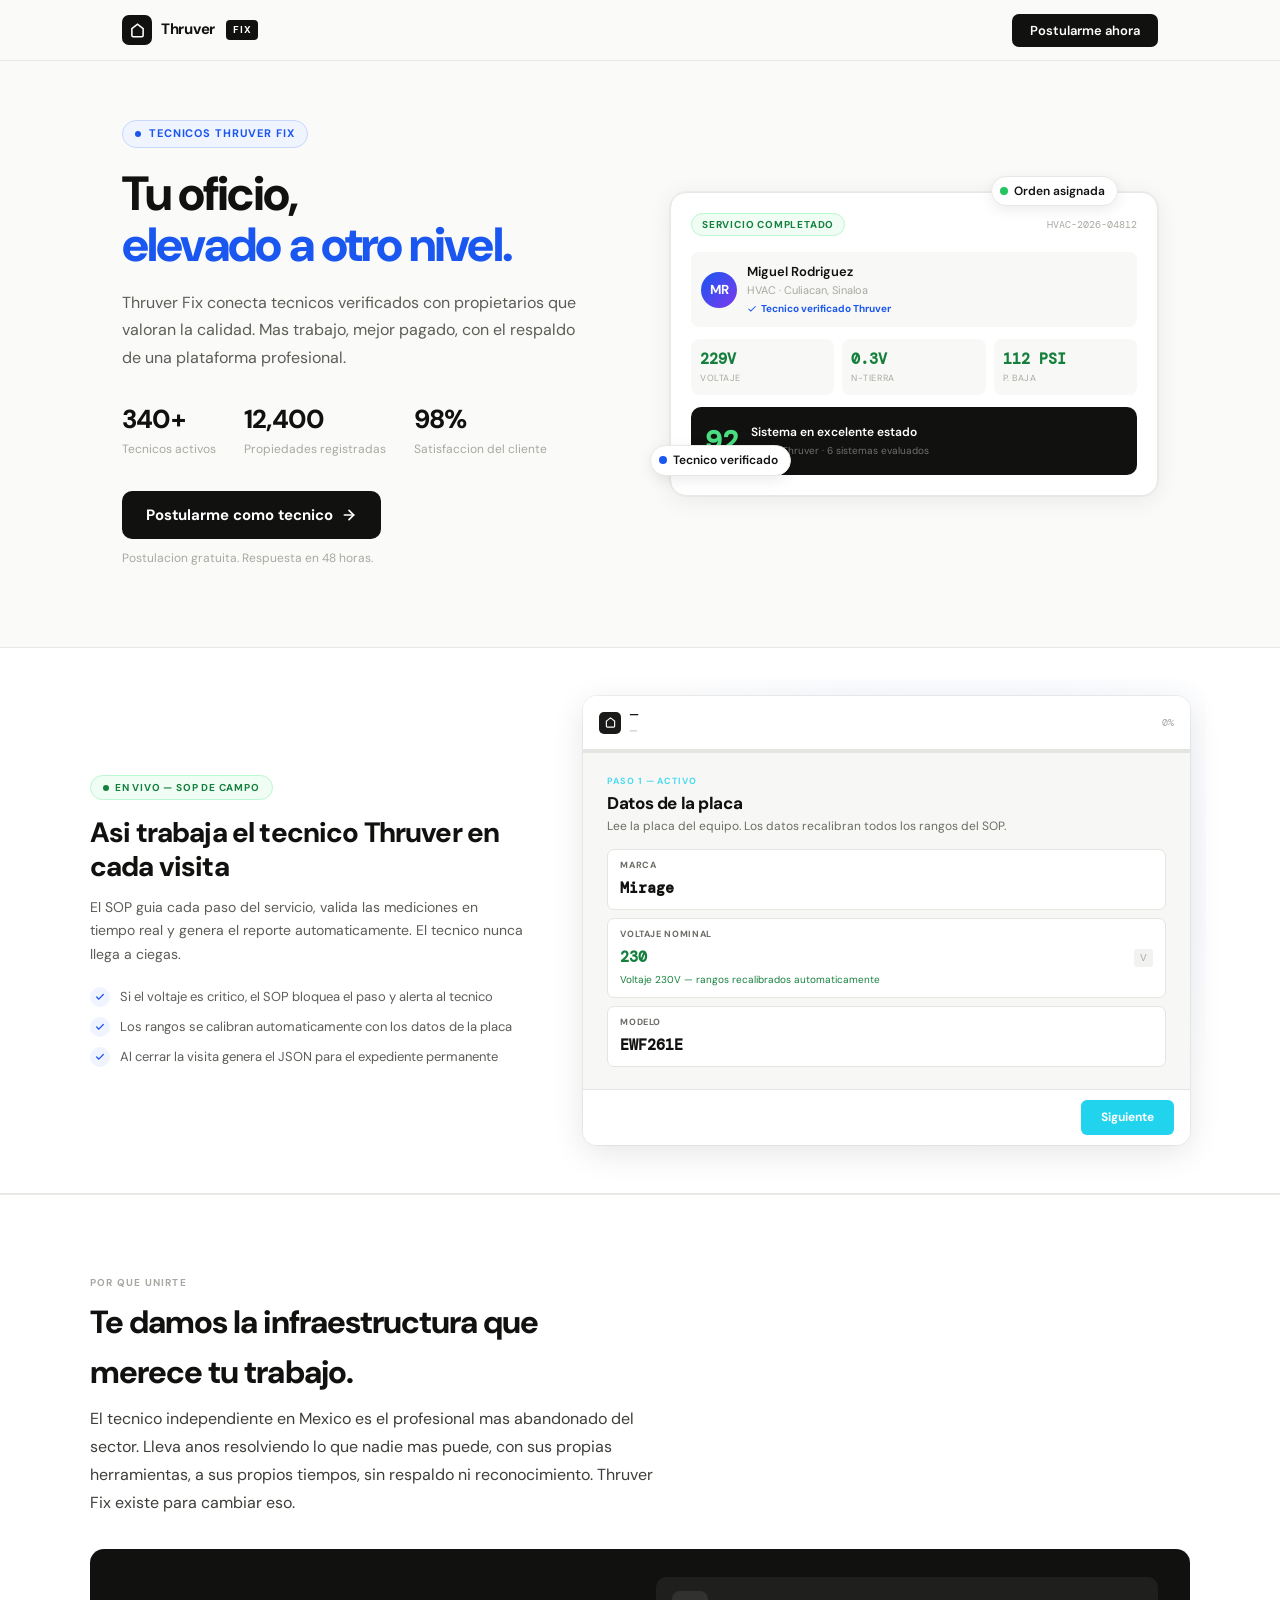
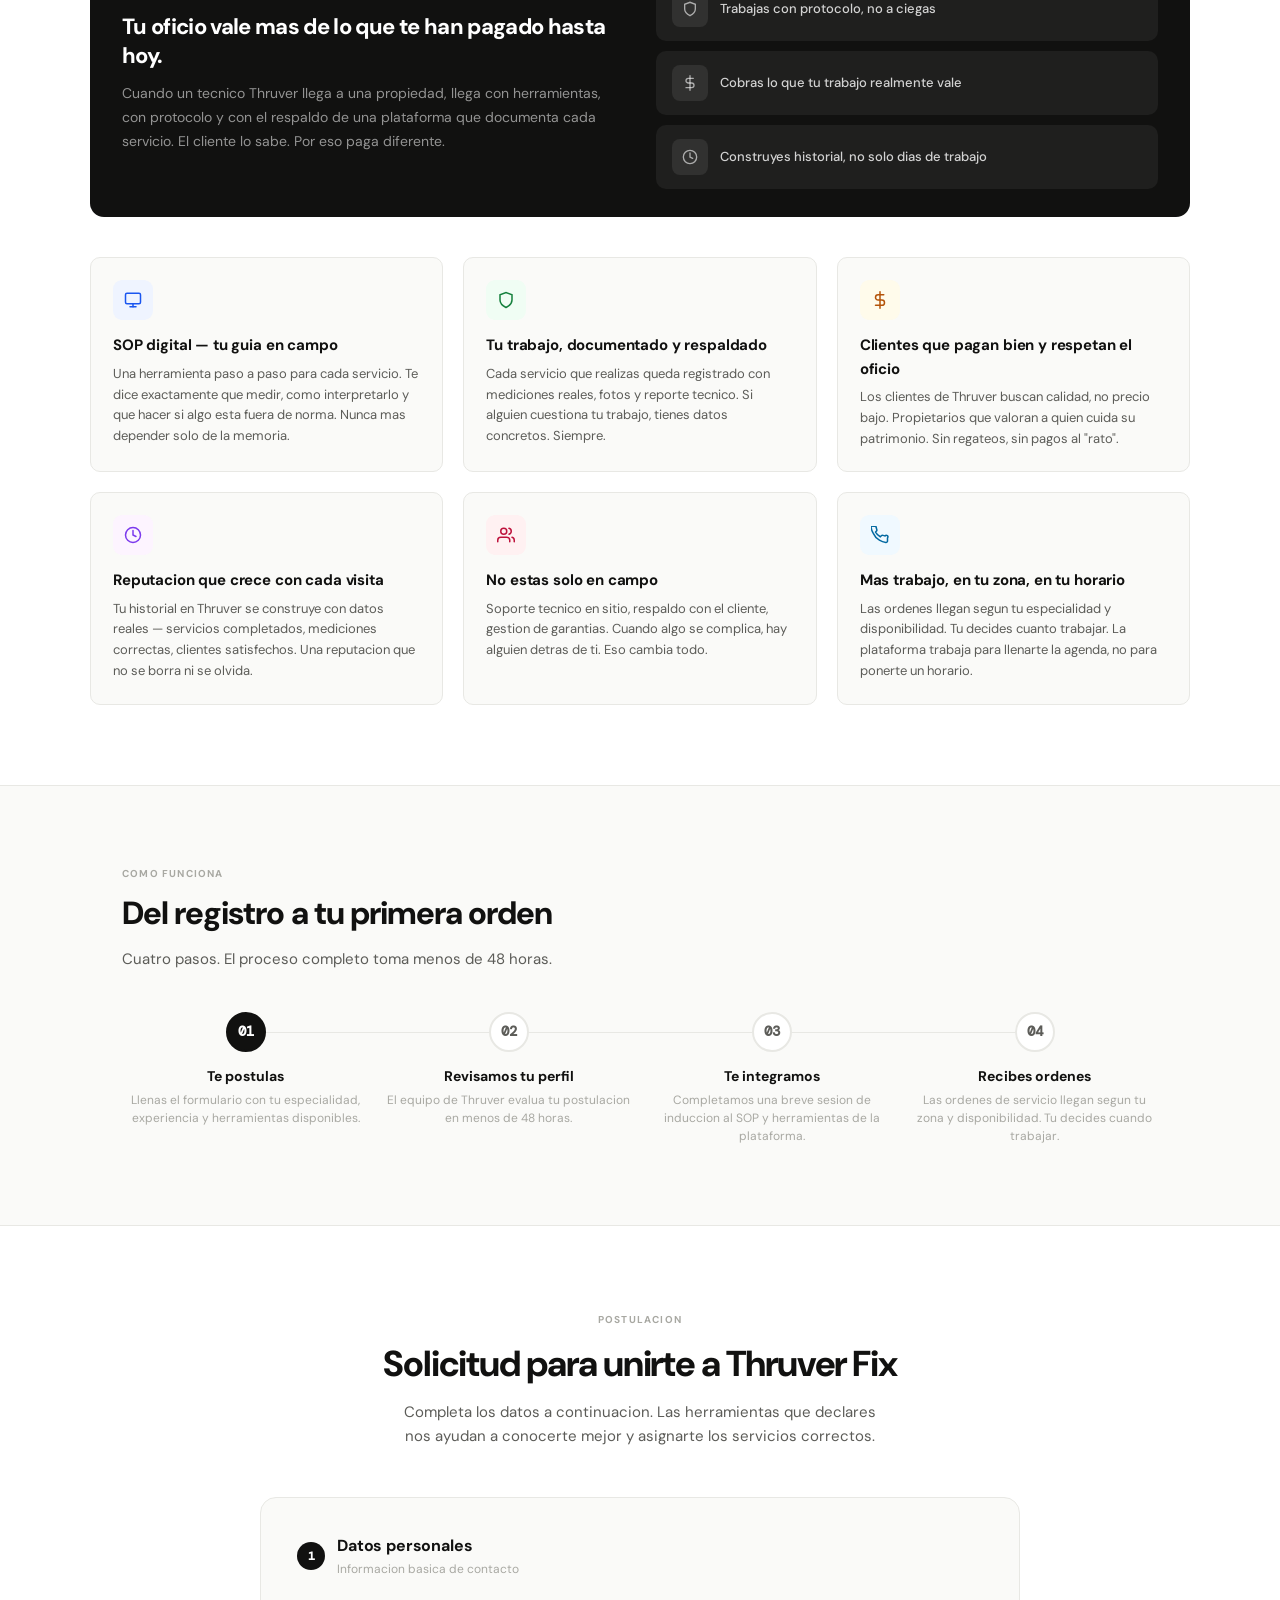
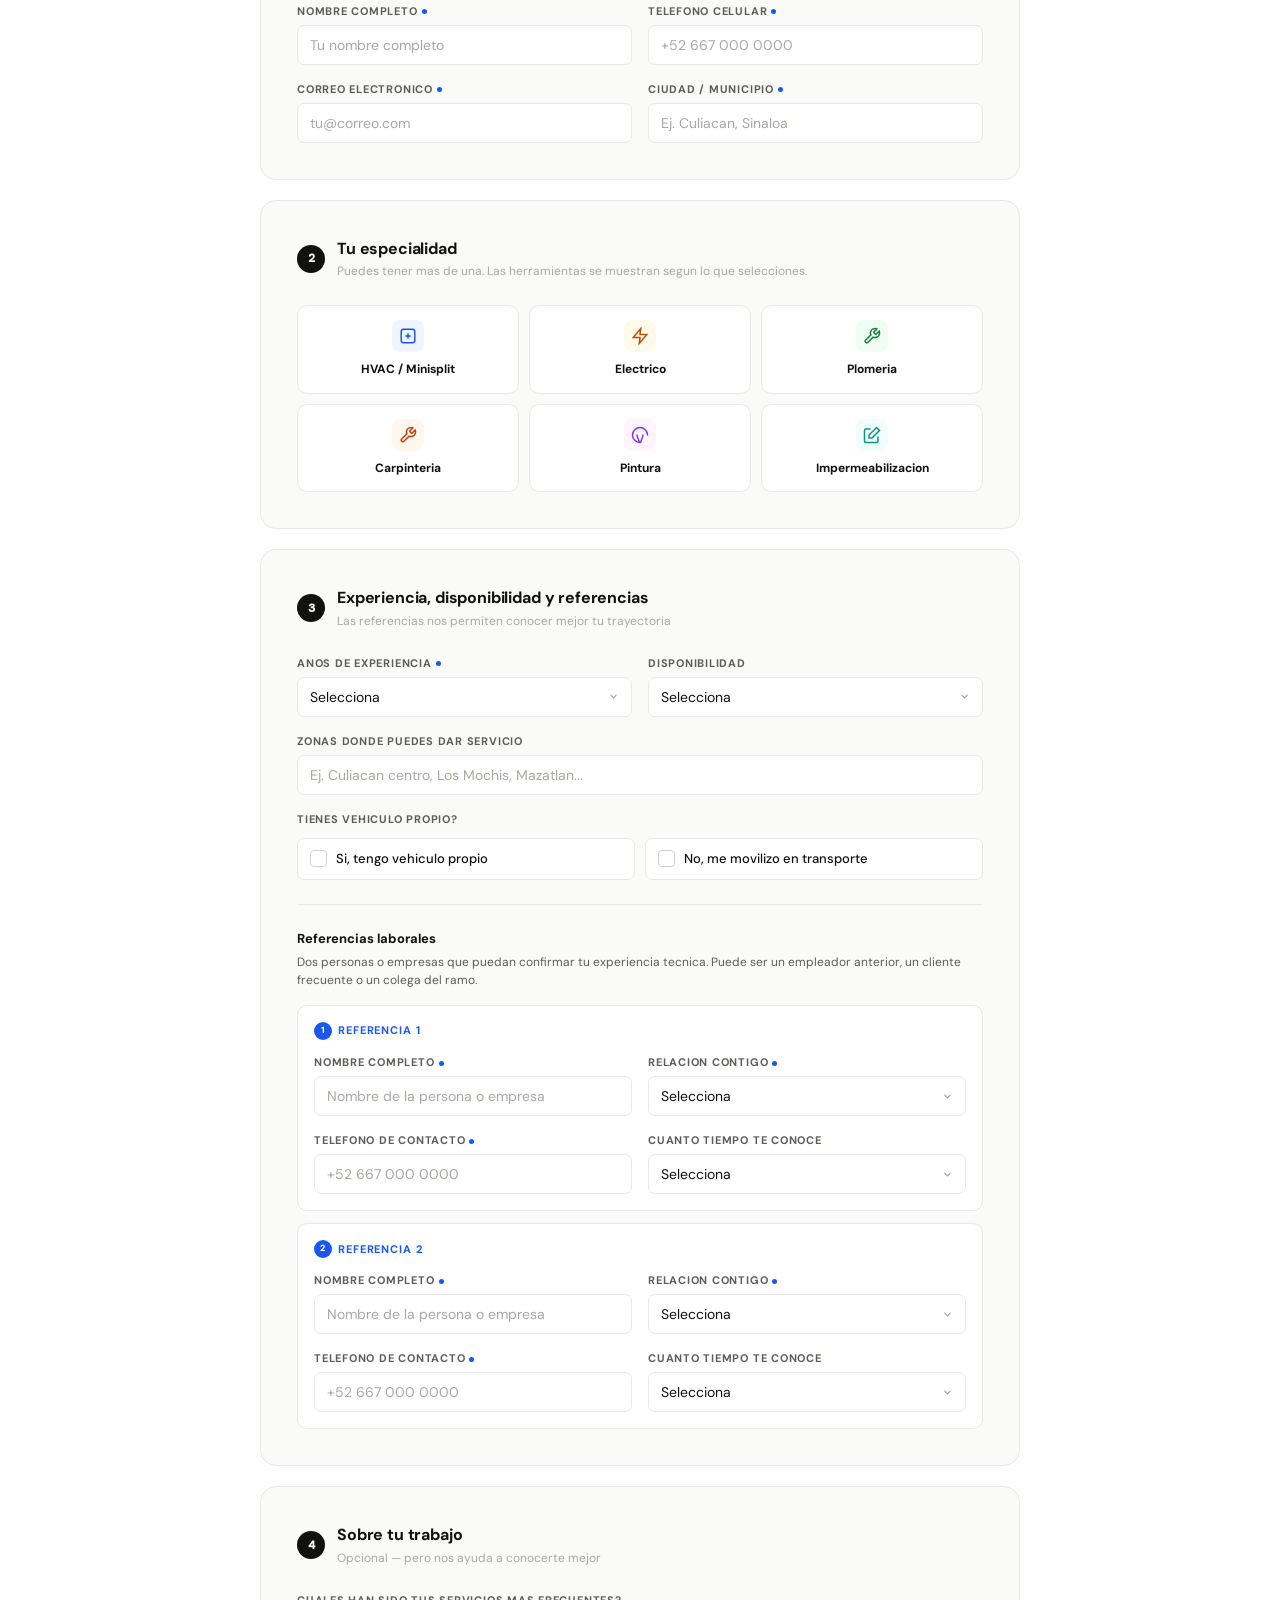
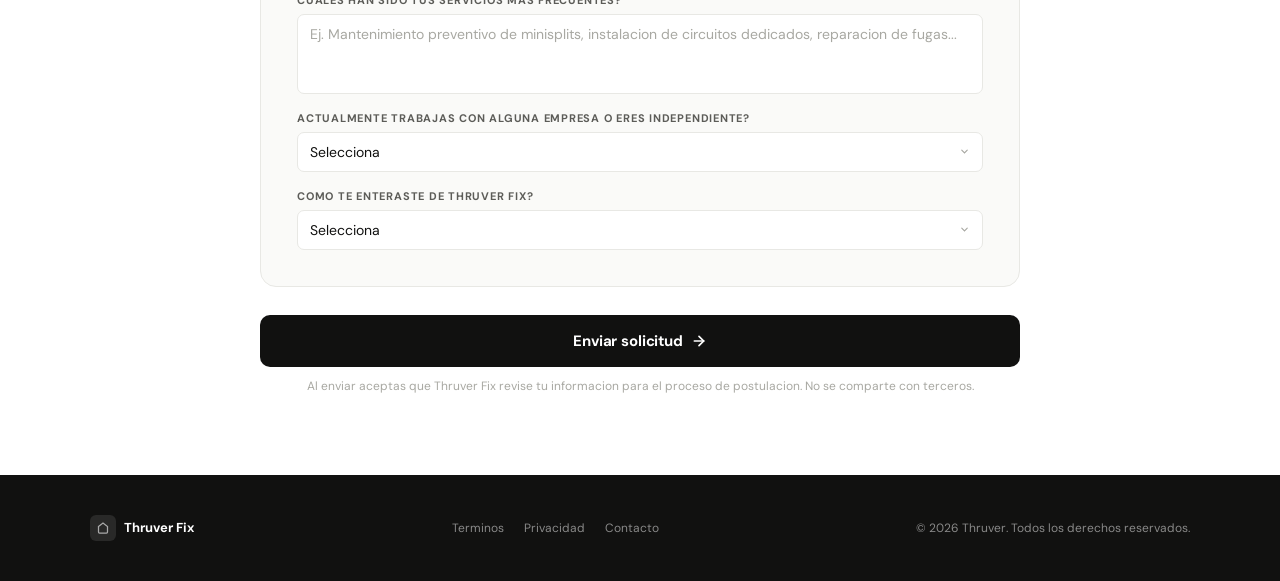
<file: landing-registro-tecnico.html>
<!DOCTYPE html>
<html lang="es">
<head>
<meta charset="UTF-8">
<meta name="viewport" content="width=device-width, initial-scale=1.0">
<title>Thruver Fix · Únete como tecnico Thruver Fix</title>
<link rel="stylesheet" href="shared.css">
<style>

:root{
  --bg:#fafaf8;
  --surface:#ffffff;
  --border:#e8e8e4;
  --border2:#d4d4ce;
  --text:#111110;
  --text2:#5c5c58;
  --text3:#a8a8a2;
  --accent:#111110;
  --blue:#1a56f0;
  --blue-bg:#eff4ff;
  --green:#15803d;
  --green-bg:#f0fdf4;
  --amber:#b45309;
  --amber-bg:#fffbeb;
  --red:#dc2626;
  --red-bg:#fef2f2;
  --r:10px;--rs:7px;
}
html{font-size:16px}
body{background:var(--bg);color:var(--text);font-family:'DM Sans',sans-serif;line-height:1.55;overflow-x:hidden}

/* ── NAV ── */
nav{position:fixed;top:0;left:0;right:0;z-index:100;background:rgba(250,250,248,0.92);backdrop-filter:blur(12px);-webkit-backdrop-filter:blur(12px);border-bottom:1px solid var(--border)}
.nav-inner{max-width:1100px;margin:0 auto;padding:0 32px;height:60px;display:flex;align-items:center;justify-content:space-between}
.nav-logo{display:flex;align-items:center;gap:9px}
.nav-mark{width:30px;height:30px;background:var(--accent);border-radius:7px;display:flex;align-items:center;justify-content:center}
.nav-name{font-size:15px;font-weight:700;letter-spacing:-0.02em}
.nav-badge{font-size:10px;font-weight:700;text-transform:uppercase;letter-spacing:0.08em;background:#111110;color:#fff;border-radius:4px;padding:2px 7px;margin-left:2px}
.nav-cta{background:var(--accent);color:#fff;font-size:13px;font-weight:600;padding:8px 18px;border-radius:var(--rs);cursor:pointer;border:none;font-family:'DM Sans',sans-serif;transition:opacity .15s}
.nav-cta:hover{opacity:.85}

/* ── HERO ── */
.hero{padding:120px 32px 80px;max-width:1100px;margin:0 auto;display:grid;grid-template-columns:1fr 1fr;gap:60px;align-items:center}
.hero-eyebrow{display:inline-flex;align-items:center;gap:8px;background:var(--blue-bg);border:1px solid #c7d7fd;border-radius:100px;padding:4px 12px;font-size:11px;font-weight:700;text-transform:uppercase;letter-spacing:0.08em;color:var(--blue);margin-bottom:20px}
.hero-eyebrow-dot{width:6px;height:6px;border-radius:50%;background:var(--blue)}
.hero-title{font-size:48px;font-weight:800;letter-spacing:-0.04em;line-height:1.08;margin-bottom:18px;color:var(--text)}
.hero-title span{color:var(--blue)}
.hero-sub{font-size:16px;color:var(--text2);line-height:1.7;margin-bottom:28px;max-width:460px}
.hero-stats{display:flex;gap:28px;margin-bottom:32px}
.hero-stat{}
.hero-stat-val{font-size:26px;font-weight:800;letter-spacing:-0.03em;color:var(--text)}
.hero-stat-label{font-size:12px;color:var(--text3);margin-top:1px}
.hero-btn{display:inline-flex;align-items:center;gap:8px;background:var(--accent);color:#fff;font-size:15px;font-weight:700;padding:14px 24px;border-radius:var(--r);border:none;cursor:pointer;font-family:'DM Sans',sans-serif;transition:all .2s}
.hero-btn:hover{background:#2d2d2b;transform:translateY(-1px)}
.hero-btn svg{transition:transform .2s}
.hero-btn:hover svg{transform:translateX(3px)}
.hero-note{font-size:12px;color:var(--text3);margin-top:10px}

/* Hero visual */
.hero-visual{position:relative}
.hero-card{background:var(--surface);border:1px solid var(--border);border-radius:16px;padding:20px;box-shadow:0 4px 24px rgba(0,0,0,0.07),0 0 0 1px rgba(0,0,0,0.03)}
.hc-header{display:flex;align-items:center;justify-content:space-between;margin-bottom:16px}
.hc-badge{font-size:10px;font-weight:700;text-transform:uppercase;letter-spacing:0.08em;color:var(--green);background:var(--green-bg);border:1px solid #bbf7d0;border-radius:100px;padding:3px 10px}
.hc-folio{font-family:'DM Mono',monospace;font-size:10px;color:var(--text3)}
.hc-tech{display:flex;align-items:center;gap:10px;padding:10px;background:#f8f8f6;border-radius:8px;margin-bottom:12px}
.hc-avatar{width:36px;height:36px;border-radius:50%;background:linear-gradient(135deg,#1a56f0,#7c3aed);display:flex;align-items:center;justify-content:center;font-weight:700;font-size:13px;color:#fff;flex-shrink:0}
.hc-name{font-size:13px;font-weight:600}
.hc-spec{font-size:11px;color:var(--text3)}
.hc-cert{display:flex;align-items:center;gap:4px;font-size:10px;font-weight:700;color:var(--blue);margin-top:2px}
.vitals-row{display:grid;grid-template-columns:1fr 1fr 1fr;gap:8px;margin-bottom:12px}
.vital{background:#f8f8f6;border-radius:8px;padding:9px}
.vital-val{font-family:'DM Mono',monospace;font-size:15px;font-weight:600;color:var(--green);margin-bottom:1px}
.vital-label{font-size:9px;color:var(--text3);text-transform:uppercase;letter-spacing:.06em}
.hc-score{background:var(--accent);border-radius:10px;padding:12px 14px;display:flex;align-items:center;gap:12px}
.hc-score-num{font-family:'DM Mono',monospace;font-size:28px;font-weight:700;color:#4ade80}
.hc-score-info{flex:1}
.hc-score-label{font-size:12px;font-weight:600;color:#fff}
.hc-score-sub{font-size:10px;color:rgba(255,255,255,.4);margin-top:1px}
/* Floating badges */
.float-badge{position:absolute;background:var(--surface);border:1px solid var(--border);border-radius:100px;padding:5px 12px 5px 8px;font-size:12px;font-weight:600;display:flex;align-items:center;gap:6px;box-shadow:0 4px 14px rgba(0,0,0,0.08);white-space:nowrap}
.fb1{top:-16px;right:40px}
.fb2{bottom:20px;left:-20px}
.fb-dot{width:8px;height:8px;border-radius:50%;flex-shrink:0}

/* ── BENEFITS ── */
.benefits{background:var(--surface);border-top:1px solid var(--border);border-bottom:1px solid var(--border);padding:80px 32px}
.benefits-inner{max-width:1100px;margin:0 auto}
.section-label{font-size:10px;font-weight:700;text-transform:uppercase;letter-spacing:0.12em;color:var(--text3);margin-bottom:8px}
.section-title{font-size:32px;font-weight:800;letter-spacing:-0.03em;margin-bottom:8px}
.section-sub{font-size:15px;color:var(--text2);max-width:500px;line-height:1.65}
.benefits-grid{display:grid;grid-template-columns:repeat(3,1fr);gap:20px;margin-top:40px}
.benefit-card{padding:22px;background:var(--bg);border:1px solid var(--border);border-radius:var(--r);transition:border-color .2s}
.benefit-card:hover{border-color:var(--border2)}
.benefit-icon{width:40px;height:40px;border-radius:9px;display:flex;align-items:center;justify-content:center;margin-bottom:14px}
.benefit-title{font-size:15px;font-weight:700;letter-spacing:-0.01em;margin-bottom:6px}
.benefit-text{font-size:13px;color:var(--text2);line-height:1.6}

/* ── PROCESS ── */
.process{padding:80px 32px;max-width:1100px;margin:0 auto}
.process-steps{display:grid;grid-template-columns:repeat(4,1fr);gap:16px;margin-top:40px;position:relative}
.process-steps::before{content:'';position:absolute;top:20px;left:10%;right:10%;height:1px;background:var(--border);z-index:0}
.pstep{text-align:center;position:relative;z-index:1}
.pstep-num{width:40px;height:40px;border-radius:50%;background:var(--surface);border:2px solid var(--border);display:flex;align-items:center;justify-content:center;margin:0 auto 14px;font-size:14px;font-weight:700;font-family:'DM Mono',monospace;color:var(--text2);transition:all .2s}
.pstep.active .pstep-num{background:var(--accent);border-color:var(--accent);color:#fff}
.pstep-title{font-size:14px;font-weight:700;margin-bottom:4px}
.pstep-text{font-size:12px;color:var(--text3);line-height:1.5}

/* ── FORM ── */
.form-section{padding:80px 32px;background:var(--surface);border-top:1px solid var(--border)}
.form-inner{max-width:760px;margin:0 auto}
.form-header{text-align:center;margin-bottom:48px}
.form-header .section-title{font-size:36px}
.form-card{background:var(--bg);border:1px solid var(--border);border-radius:16px;padding:36px;margin-bottom:20px}
.form-step-header{display:flex;align-items:center;gap:12px;margin-bottom:24px}
.form-step-num{width:28px;height:28px;border-radius:50%;background:var(--accent);color:#fff;font-size:12px;font-weight:700;display:flex;align-items:center;justify-content:center;font-family:'DM Mono',monospace;flex-shrink:0}
.form-step-title{font-size:16px;font-weight:700;letter-spacing:-0.01em}
.form-step-sub{font-size:12px;color:var(--text3);margin-top:1px}

/* Form fields */
.fg{display:grid;gap:16px}
.fg-2{grid-template-columns:1fr 1fr}
.fg-3{grid-template-columns:1fr 1fr 1fr}
.fblock{display:flex;flex-direction:column;gap:5px}
.flabel{font-size:11px;font-weight:700;text-transform:uppercase;letter-spacing:0.07em;color:var(--text2)}
.freq-dot{display:inline-block;width:5px;height:5px;border-radius:50%;background:var(--blue);margin-left:4px;vertical-align:middle}
.finput{background:var(--surface);border:1.5px solid var(--border);border-radius:var(--rs);color:var(--text);font-family:'DM Sans',sans-serif;font-size:14px;padding:10px 12px;width:100%;outline:none;transition:border-color .15s,box-shadow .15s;-webkit-appearance:none;appearance:none}
.finput:focus{border-color:var(--blue);box-shadow:0 0 0 3px rgba(26,86,240,.08)}
.finput::placeholder{color:var(--text3)}
select.finput{background-image:url("data:image/svg+xml,%3Csvg xmlns='http://www.w3.org/2000/svg' width='11' height='11' viewBox='0 0 24 24' fill='none' stroke='%23a8a8a2' stroke-width='2.5' stroke-linecap='round'%3E%3Cpolyline points='6 9 12 15 18 9'/%3E%3C/svg%3E");background-repeat:no-repeat;background-position:right 12px center;padding-right:36px;cursor:pointer}
textarea.finput{resize:none;min-height:80px}

/* Especialidad selector */
.spec-grid{display:grid;grid-template-columns:repeat(3,1fr);gap:10px}
.spec-opt{background:var(--surface);border:1.5px solid var(--border);border-radius:var(--r);padding:14px 12px;cursor:pointer;transition:all .15s;text-align:center;user-select:none;-webkit-user-select:none}
.spec-opt:hover{border-color:var(--border2);background:#f8f8f6}
.spec-opt.selected{border-color:var(--blue);background:var(--blue-bg)}
.spec-icon{width:32px;height:32px;border-radius:8px;margin:0 auto 8px;display:flex;align-items:center;justify-content:center}
.spec-name{font-size:12px;font-weight:700;color:var(--text)}
.spec-opt.selected .spec-name{color:var(--blue)}

/* Tools section — the key differentiator */
.tools-section{display:none;margin-top:24px;animation:fadeUp .3s ease}
.tools-section.show{display:block}

.tools-header{display:flex;align-items:flex-start;justify-content:space-between;margin-bottom:16px;gap:12px}
.tools-title{font-size:14px;font-weight:700;color:var(--text)}
.tools-subtitle{font-size:12px;color:var(--text2);margin-top:2px;line-height:1.5}
.tools-score-pill{background:var(--surface);border:1.5px solid var(--border);border-radius:100px;padding:6px 14px;font-size:12px;font-weight:700;white-space:nowrap;transition:all .3s;flex-shrink:0}
.tools-score-pill.none{color:var(--text3)}
.tools-score-pill.low{color:var(--red);border-color:#fecaca;background:var(--red-bg)}
.tools-score-pill.mid{color:var(--amber);border-color:#fde68a;background:var(--amber-bg)}
.tools-score-pill.high{color:var(--green);border-color:#bbf7d0;background:var(--green-bg)}
.tools-score-pill.full{color:var(--blue);border-color:#c7d7fd;background:var(--blue-bg)}
.tools-list{display:flex;flex-direction:column;gap:8px}
.tool-item{display:flex;align-items:flex-start;gap:10px;padding:12px 14px;background:var(--surface);border:1.5px solid var(--border);border-radius:var(--r);cursor:pointer;transition:all .15s;user-select:none;-webkit-user-select:none}
.tool-item:hover{border-color:var(--border2)}
.tool-item.checked{border-color:var(--green);background:var(--green-bg)}
.tool-item.checked-required{border-color:var(--blue);background:var(--blue-bg)}
.tool-check{width:20px;height:20px;min-width:20px;border-radius:5px;border:1.5px solid var(--border2);background:var(--surface);display:flex;align-items:center;justify-content:center;transition:all .15s;margin-top:1px}
.tool-item.checked .tool-check{background:var(--green);border-color:var(--green)}
.tool-item.checked-required .tool-check{background:var(--blue);border-color:var(--blue)}
.tool-checkmark{display:none}
.tool-item.checked .tool-checkmark,.tool-item.checked-required .tool-checkmark{display:block}
.tool-body{flex:1}
.tool-name{font-size:13px;font-weight:600;color:var(--text);line-height:1.3}
.tool-desc{font-size:11px;color:var(--text3);margin-top:2px;line-height:1.4}
.tool-tag{display:inline-flex;align-items:center;font-size:9px;font-weight:700;text-transform:uppercase;letter-spacing:0.08em;border-radius:4px;padding:1px 6px;margin-top:3px}
.tool-tag.required{background:var(--blue-bg);color:var(--blue);border:1px solid #c7d7fd}
.tool-tag.nice{background:#f8f8f6;color:var(--text3);border:1px solid var(--border)}

/* Qualification indicator */
.qual-indicator{display:none;background:var(--surface);border:1.5px solid var(--border);border-radius:var(--r);padding:16px;margin-top:16px;transition:all .3s}
.qual-indicator.show{display:block;animation:fadeUp .3s ease}
.qual-bar-wrap{height:6px;background:var(--border);border-radius:3px;overflow:hidden;margin:10px 0 6px}
.qual-bar{height:100%;border-radius:3px;transition:width .5s cubic-bezier(0.25,1,0.5,1),background .3s}
.qual-label{font-size:12px;color:var(--text2);display:flex;justify-content:space-between}
.qual-status{font-size:13px;font-weight:700;display:flex;align-items:center;gap:7px;margin-bottom:6px}
.qual-status.low{color:var(--red)}
.qual-status.mid{color:var(--amber)}
.qual-status.high{color:var(--green)}
.qual-status.full{color:var(--blue)}

/* Experience + zone */
.exp-grid{display:grid;grid-template-columns:1fr 1fr;gap:16px}

/* Checkbox group */
.chk-group{display:flex;flex-direction:column;gap:8px}
.chk-item{display:flex;align-items:center;gap:9px;padding:10px 12px;background:var(--surface);border:1.5px solid var(--border);border-radius:var(--rs);cursor:pointer;transition:all .15s;user-select:none}
.chk-item:hover{border-color:var(--border2)}
.chk-item.checked{border-color:var(--blue);background:var(--blue-bg)}
.chkbox{width:17px;height:17px;min-width:17px;border-radius:4px;border:1.5px solid var(--border2);background:var(--surface);display:flex;align-items:center;justify-content:center;transition:all .15s}
.chk-item.checked .chkbox{background:var(--blue);border-color:var(--blue)}
.chkmark{display:none}.chk-item.checked .chkmark{display:block}
.chk-label{font-size:13px;font-weight:500;color:var(--text)}

/* Submit area */
.submit-area{margin-top:28px}
.submit-btn{width:100%;background:var(--accent);color:#fff;font-size:15px;font-weight:700;padding:16px;border-radius:var(--r);border:none;cursor:pointer;font-family:'DM Sans',sans-serif;letter-spacing:-0.01em;transition:all .2s;display:flex;align-items:center;justify-content:center;gap:8px}
.submit-btn:hover{background:#2d2d2b;transform:translateY(-1px)}
.submit-btn:disabled{background:var(--border2);color:var(--text3);cursor:not-allowed;transform:none}
.submit-note{font-size:12px;color:var(--text3);text-align:center;margin-top:10px}

/* Status badge inline */
.status-info{background:var(--amber-bg);border:1px solid #fde68a;border-radius:var(--rs);padding:10px 14px;font-size:12px;color:var(--amber);display:none;margin-top:12px;line-height:1.5}
.status-info.show{display:block}

/* ── SUCCESS ── */
#success{display:none;padding:100px 32px;text-align:center}
.success-inner{max-width:520px;margin:0 auto}
.success-mark{width:64px;height:64px;background:var(--green-bg);border:2px solid #bbf7d0;border-radius:50%;display:flex;align-items:center;justify-content:center;margin:0 auto 24px}
.success-title{font-size:30px;font-weight:800;letter-spacing:-0.03em;margin-bottom:10px}
.success-sub{font-size:15px;color:var(--text2);line-height:1.65;margin-bottom:24px}
.success-detail{background:var(--surface);border:1px solid var(--border);border-radius:var(--r);padding:16px;font-size:13px;color:var(--text2);text-align:left;line-height:1.7}
.success-folio{font-family:'DM Mono',monospace;font-size:12px;font-weight:500;color:var(--blue);margin-top:6px;display:block}

/* ── FOOTER ── */
footer{background:var(--accent);padding:40px 32px;color:rgba(255,255,255,.5)}
.footer-inner{max-width:1100px;margin:0 auto;display:flex;align-items:center;justify-content:space-between;gap:20px;flex-wrap:wrap}
.footer-brand{display:flex;align-items:center;gap:8px}
.footer-mark{width:26px;height:26px;background:rgba(255,255,255,.1);border-radius:6px;display:flex;align-items:center;justify-content:center}
.footer-name{font-size:13px;font-weight:700;color:#fff}
.footer-links{display:flex;gap:20px;font-size:12px}
.footer-links a:hover{color:#fff}

/* ── RESPONSIVE ── */
@media(max-width:768px){
  .hero{grid-template-columns:1fr;padding:90px 20px 60px;gap:32px}
  #demo_card > div { grid-template-columns: 1fr !important; }
    .hero-visual{display:none}
  .hero-title{font-size:34px}
  .benefits-grid{grid-template-columns:1fr;gap:12px}
  .process-steps{grid-template-columns:1fr 1fr;gap:16px}
  .process-steps::before{display:none}
  .form-section{padding:60px 20px}
  .form-card{padding:22px}
  .spec-grid{grid-template-columns:1fr 1fr}
  .fg-2,.fg-3,.exp-grid{grid-template-columns:1fr}
  .nav-inner{padding:0 20px}
  footer .footer-inner{flex-direction:column;gap:12px}
}
</style>
</head>
<body>

<!-- ── NAV ── -->
<nav>
  <div class="nav-inner">
    <div class="nav-logo">
      <div class="nav-mark"><svg width="15" height="15" viewBox="0 0 24 24" fill="none" stroke="#fff" stroke-width="2.5" stroke-linecap="round"><path d="M3 9l9-7 9 7v11a2 2 0 01-2 2H5a2 2 0 01-2-2z"/></svg></div>
      <span class="nav-name">Thruver</span>
      <span class="nav-badge">Fix</span>
    </div>
    <button class="nav-cta" onclick="document.getElementById('registro').scrollIntoView({behavior:'smooth'})">Postularme ahora</button>
  </div>
</nav>

<!-- ── HERO ── -->
<section>
  <div class="hero">
    <div class="hero-content">
      <div class="hero-eyebrow"><div class="hero-eyebrow-dot"></div>Tecnicos Thruver Fix</div>
      <h1 class="hero-title">Tu oficio,<br><span>elevado a otro nivel.</span></h1>
      <p class="hero-sub">Thruver Fix conecta tecnicos verificados con propietarios que valoran la calidad. Mas trabajo, mejor pagado, con el respaldo de una plataforma profesional.</p>
      <div class="hero-stats">
        <div class="hero-stat"><div class="hero-stat-val">340+</div><div class="hero-stat-label">Tecnicos activos</div></div>
        <div class="hero-stat"><div class="hero-stat-val">12,400</div><div class="hero-stat-label">Propiedades registradas</div></div>
        <div class="hero-stat"><div class="hero-stat-val">98%</div><div class="hero-stat-label">Satisfaccion del cliente</div></div>
      </div>
      <button class="hero-btn" onclick="document.getElementById('registro').scrollIntoView({behavior:'smooth'})">
        Postularme como tecnico
        <svg width="16" height="16" viewBox="0 0 24 24" fill="none" stroke="currentColor" stroke-width="2.5" stroke-linecap="round"><line x1="5" y1="12" x2="19" y2="12"/><polyline points="12 5 19 12 12 19"/></svg>
      </button>
      <div class="hero-note">Postulacion gratuita. Respuesta en 48 horas.</div>
    </div>

    <div class="hero-visual">
      <!-- Floating badges -->
      <div class="float-badge fb1"><div class="fb-dot" style="background:#22c55e"></div>Orden asignada</div>
      <div class="float-badge fb2"><div class="fb-dot" style="background:#1a56f0"></div>Tecnico verificado</div>
      <!-- Original card -->
      <div class="hero-card">
        <div class="hc-header">
          <div class="hc-badge">Servicio completado</div>
          <div class="hc-folio">HVAC-2026-04812</div>
        </div>
        <div class="hc-tech">
          <div class="hc-avatar">MR</div>
          <div>
            <div class="hc-name">Miguel Rodriguez</div>
            <div class="hc-spec">HVAC · Culiacan, Sinaloa</div>
            <div class="hc-cert"><svg width="10" height="10" viewBox="0 0 24 24" fill="none" stroke="currentColor" stroke-width="2.5" stroke-linecap="round"><polyline points="20 6 9 17 4 12"/></svg>Tecnico verificado Thruver</div>
          </div>
        </div>
        <div class="vitals-row">
          <div class="vital"><div class="vital-val">229V</div><div class="vital-label">Voltaje</div></div>
          <div class="vital"><div class="vital-val">0.3V</div><div class="vital-label">N-Tierra</div></div>
          <div class="vital"><div class="vital-val">112 PSI</div><div class="vital-label">P. baja</div></div>
        </div>
        <div class="hc-score">
          <div class="hc-score-num">92</div>
          <div class="hc-score-info">
            <div class="hc-score-label">Sistema en excelente estado</div>
            <div class="hc-score-sub">Score Thruver · 6 sistemas evaluados</div>
          </div>
        </div>
      </div>
    </div>
  </div>
</section>

<!-- ── SOP EN VIVO ── -->
<section style="padding:48px 32px;background:var(--surface);border-top:1px solid var(--border);border-bottom:1px solid var(--border)" id="demo_card">
  <div style="max-width:1100px;margin:0 auto;display:grid;grid-template-columns:1fr 1.4fr;gap:60px;align-items:center">

    <!-- Left: copy -->
    <div>
      <div style="display:inline-flex;align-items:center;gap:6px;background:#f0fdf4;border:1px solid #bbf7d0;border-radius:100px;padding:4px 12px;font-size:10px;font-weight:700;text-transform:uppercase;letter-spacing:.08em;color:#15803d;margin-bottom:16px">
        <span style="width:6px;height:6px;border-radius:50%;background:#15803d;display:inline-block"></span>
        En vivo — SOP de campo
      </div>
      <h2 style="font-size:28px;font-weight:800;letter-spacing:-.03em;line-height:1.2;margin-bottom:12px">Asi trabaja el tecnico Thruver en cada visita</h2>
      <p style="font-size:14px;color:var(--text2);line-height:1.7;margin-bottom:20px">El SOP guia cada paso del servicio, valida las mediciones en tiempo real y genera el reporte automaticamente. El tecnico nunca llega a ciegas.</p>
      <div style="display:flex;flex-direction:column;gap:10px">
        <div style="display:flex;align-items:center;gap:10px;font-size:13px;color:var(--text2)">
          <div style="width:20px;height:20px;border-radius:50%;background:#eff4ff;display:flex;align-items:center;justify-content:center;flex-shrink:0"><svg width="10" height="10" viewBox="0 0 24 24" fill="none" stroke="#1a56f0" stroke-width="3" stroke-linecap="round"><polyline points="20 6 9 17 4 12"/></svg></div>
          Si el voltaje es critico, el SOP bloquea el paso y alerta al tecnico
        </div>
        <div style="display:flex;align-items:center;gap:10px;font-size:13px;color:var(--text2)">
          <div style="width:20px;height:20px;border-radius:50%;background:#eff4ff;display:flex;align-items:center;justify-content:center;flex-shrink:0"><svg width="10" height="10" viewBox="0 0 24 24" fill="none" stroke="#1a56f0" stroke-width="3" stroke-linecap="round"><polyline points="20 6 9 17 4 12"/></svg></div>
          Los rangos se calibran automaticamente con los datos de la placa
        </div>
        <div style="display:flex;align-items:center;gap:10px;font-size:13px;color:var(--text2)">
          <div style="width:20px;height:20px;border-radius:50%;background:#eff4ff;display:flex;align-items:center;justify-content:center;flex-shrink:0"><svg width="10" height="10" viewBox="0 0 24 24" fill="none" stroke="#1a56f0" stroke-width="3" stroke-linecap="round"><polyline points="20 6 9 17 4 12"/></svg></div>
          Al cerrar la visita genera el JSON para el expediente permanente
        </div>
      </div>
    </div>

    <!-- Right: SOP live widget -->
    <div style="position:relative">
      <div style="position:absolute;inset:-16px;border-radius:24px;background:radial-gradient(ellipse at 60% 40%,rgba(29,107,243,.07),transparent 70%);pointer-events:none;z-index:0"></div>
      <div style="position:relative;z-index:1;border-radius:14px;overflow:hidden;box-shadow:0 8px 32px rgba(0,0,0,0.1),0 0 0 1px rgba(0,0,0,0.05)">
        <!-- Top bar -->
        <div style="background:#fff;border-bottom:1px solid #e4e4e0;padding:10px 16px;display:flex;align-items:center;justify-content:space-between;font-family:'DM Sans',sans-serif">
          <div style="display:flex;align-items:center;gap:8px">
            <div id="mock_sb_mark" style="width:22px;height:22px;border-radius:5px;background:#1a1a18;display:flex;align-items:center;justify-content:center;transition:background .5s">
              <svg width="11" height="11" viewBox="0 0 24 24" fill="none" stroke="#fff" stroke-width="2.5" stroke-linecap="round"><path d="M3 9l9-7 9 7v11a2 2 0 01-2 2H5a2 2 0 01-2-2z"/></svg>
            </div>
            <div>
              <div style="font-size:11px;font-weight:700;color:#111" id="mock_sb_service">—</div>
              <div style="font-size:10px;color:#a8a8a2;max-width:300px;overflow:hidden;text-overflow:ellipsis;white-space:nowrap" id="mock_sb_problema">—</div>
            </div>
          </div>
          <div style="font-family:'DM Mono',monospace;font-size:10px;color:#a8a8a2" id="mock_pct">0%</div>
        </div>
        <!-- Progress rail -->
        <div style="height:3px;background:#e4e4e0">
          <div id="mock_rail" style="height:100%;background:#0ea5e9;width:0%;transition:width .6s cubic-bezier(.25,1,.5,1)"></div>
        </div>
        <!-- SOP content -->
        <div style="background:#f7f7f5;padding:22px 24px;min-height:320px;font-family:'DM Sans',sans-serif" id="mock_area">
          <div style="color:#a8a8a2;font-size:12px;text-align:center;padding-top:70px">Cargando...</div>
        </div>
        <!-- Nav -->
        <div style="background:#fff;border-top:1px solid #e4e4e0;padding:10px 16px;display:flex;align-items:center;justify-content:space-between;font-family:'DM Sans',sans-serif">
          <div id="mock_back_btn" style="padding:7px 14px;border:1.5px solid #e4e4e0;border-radius:6px;font-size:12px;font-weight:600;color:#a8a8a2;opacity:0;transition:opacity .3s">Atras</div>
          <div id="mock_next_btn" style="padding:8px 20px;border-radius:6px;background:#0ea5e9;color:#fff;font-size:12px;font-weight:700;transition:background .4s">Siguiente</div>
        </div>
      </div>
    </div>

  </div>
</section>

<!-- ── BENEFITS ── -->
<section class="benefits">
  <div class="benefits-inner">
    <div class="section-label">Por que unirte</div>
    <h2 class="section-title">Te damos la infraestructura que<br>merece tu trabajo.</h2>
    <p class="section-sub" style="max-width:580px;font-size:16px;line-height:1.75;color:#3d3d39">
      El tecnico independiente en Mexico es el profesional mas abandonado del sector. Lleva anos resolviendo lo que nadie mas puede, con sus propias herramientas, a sus propios tiempos, sin respaldo ni reconocimiento. Thruver Fix existe para cambiar eso.
    </p>

    <!-- Emotional statement -->
    <div style="background:var(--accent);border-radius:14px;padding:28px 32px;margin:32px 0;display:grid;grid-template-columns:1fr 1fr;gap:32px;align-items:center">
      <div>
        <div style="font-size:22px;font-weight:800;color:#fff;letter-spacing:-.03em;line-height:1.3;margin-bottom:12px">
          Tu oficio vale mas de lo que te han pagado hasta hoy.
        </div>
        <div style="font-size:14px;color:rgba(255,255,255,.55);line-height:1.7">
          Cuando un tecnico Thruver llega a una propiedad, llega con herramientas, con protocolo y con el respaldo de una plataforma que documenta cada servicio. El cliente lo sabe. Por eso paga diferente.
        </div>
      </div>
      <div style="display:flex;flex-direction:column;gap:10px">
        <div style="background:rgba(255,255,255,.06);border-radius:10px;padding:14px 16px;display:flex;align-items:center;gap:12px">
          <div style="width:36px;height:36px;border-radius:8px;background:rgba(255,255,255,.08);display:flex;align-items:center;justify-content:center;flex-shrink:0">
            <svg width="16" height="16" viewBox="0 0 24 24" fill="none" stroke="rgba(255,255,255,.6)" stroke-width="2" stroke-linecap="round"><path d="M12 22s8-4 8-10V5l-8-3-8 3v7c0 6 8 10 8 10z"/></svg>
          </div>
          <div style="font-size:13px;color:rgba(255,255,255,.8);font-weight:500">Trabajas con protocolo, no a ciegas</div>
        </div>
        <div style="background:rgba(255,255,255,.06);border-radius:10px;padding:14px 16px;display:flex;align-items:center;gap:12px">
          <div style="width:36px;height:36px;border-radius:8px;background:rgba(255,255,255,.08);display:flex;align-items:center;justify-content:center;flex-shrink:0">
            <svg width="16" height="16" viewBox="0 0 24 24" fill="none" stroke="rgba(255,255,255,.6)" stroke-width="2" stroke-linecap="round"><line x1="12" y1="1" x2="12" y2="23"/><path d="M17 5H9.5a3.5 3.5 0 000 7h5a3.5 3.5 0 010 7H6"/></svg>
          </div>
          <div style="font-size:13px;color:rgba(255,255,255,.8);font-weight:500">Cobras lo que tu trabajo realmente vale</div>
        </div>
        <div style="background:rgba(255,255,255,.06);border-radius:10px;padding:14px 16px;display:flex;align-items:center;gap:12px">
          <div style="width:36px;height:36px;border-radius:8px;background:rgba(255,255,255,.08);display:flex;align-items:center;justify-content:center;flex-shrink:0">
            <svg width="16" height="16" viewBox="0 0 24 24" fill="none" stroke="rgba(255,255,255,.6)" stroke-width="2" stroke-linecap="round"><circle cx="12" cy="12" r="10"/><polyline points="12 6 12 12 16 14"/></svg>
          </div>
          <div style="font-size:13px;color:rgba(255,255,255,.8);font-weight:500">Construyes historial, no solo dias de trabajo</div>
        </div>
      </div>
    </div>

    <div class="benefits-grid">
      <div class="benefit-card">
        <div class="benefit-icon" style="background:#eff4ff">
          <svg width="18" height="18" viewBox="0 0 24 24" fill="none" stroke="#1a56f0" stroke-width="2" stroke-linecap="round"><rect x="2" y="3" width="20" height="14" rx="2"/><line x1="8" y1="21" x2="16" y2="21"/><line x1="12" y1="17" x2="12" y2="21"/></svg>
        </div>
        <div class="benefit-title">SOP digital — tu guia en campo</div>
        <div class="benefit-text">Una herramienta paso a paso para cada servicio. Te dice exactamente que medir, como interpretarlo y que hacer si algo esta fuera de norma. Nunca mas depender solo de la memoria.</div>
      </div>
      <div class="benefit-card">
        <div class="benefit-icon" style="background:#f0fdf4">
          <svg width="18" height="18" viewBox="0 0 24 24" fill="none" stroke="#15803d" stroke-width="2" stroke-linecap="round"><path d="M12 22s8-4 8-10V5l-8-3-8 3v7c0 6 8 10 8 10z"/></svg>
        </div>
        <div class="benefit-title">Tu trabajo, documentado y respaldado</div>
        <div class="benefit-text">Cada servicio que realizas queda registrado con mediciones reales, fotos y reporte tecnico. Si alguien cuestiona tu trabajo, tienes datos concretos. Siempre.</div>
      </div>
      <div class="benefit-card">
        <div class="benefit-icon" style="background:#fffbeb">
          <svg width="18" height="18" viewBox="0 0 24 24" fill="none" stroke="#b45309" stroke-width="2" stroke-linecap="round"><line x1="12" y1="1" x2="12" y2="23"/><path d="M17 5H9.5a3.5 3.5 0 000 7h5a3.5 3.5 0 010 7H6"/></svg>
        </div>
        <div class="benefit-title">Clientes que pagan bien y respetan el oficio</div>
        <div class="benefit-text">Los clientes de Thruver buscan calidad, no precio bajo. Propietarios que valoran a quien cuida su patrimonio. Sin regateos, sin pagos al "rato".</div>
      </div>
      <div class="benefit-card">
        <div class="benefit-icon" style="background:#fdf4ff">
          <svg width="18" height="18" viewBox="0 0 24 24" fill="none" stroke="#7c3aed" stroke-width="2" stroke-linecap="round"><circle cx="12" cy="12" r="10"/><polyline points="12 6 12 12 16 14"/></svg>
        </div>
        <div class="benefit-title">Reputacion que crece con cada visita</div>
        <div class="benefit-text">Tu historial en Thruver se construye con datos reales — servicios completados, mediciones correctas, clientes satisfechos. Una reputacion que no se borra ni se olvida.</div>
      </div>
      <div class="benefit-card">
        <div class="benefit-icon" style="background:#fff1f2">
          <svg width="18" height="18" viewBox="0 0 24 24" fill="none" stroke="#be123c" stroke-width="2" stroke-linecap="round"><path d="M17 21v-2a4 4 0 00-4-4H5a4 4 0 00-4 4v2"/><circle cx="9" cy="7" r="4"/><path d="M23 21v-2a4 4 0 00-3-3.87"/><path d="M16 3.13a4 4 0 010 7.75"/></svg>
        </div>
        <div class="benefit-title">No estas solo en campo</div>
        <div class="benefit-text">Soporte tecnico en sitio, respaldo con el cliente, gestion de garantias. Cuando algo se complica, hay alguien detras de ti. Eso cambia todo.</div>
      </div>
      <div class="benefit-card">
        <div class="benefit-icon" style="background:#f0f9ff">
          <svg width="18" height="18" viewBox="0 0 24 24" fill="none" stroke="#0369a1" stroke-width="2" stroke-linecap="round"><path d="M22 16.92v3a2 2 0 01-2.18 2 19.79 19.79 0 01-8.63-3.07A19.5 19.5 0 013.07 9.81a19.79 19.79 0 01-3.07-8.68A2 2 0 012 .18h3a2 2 0 012 1.72c.127.96.361 1.903.7 2.81a2 2 0 01-.45 2.11L6.09 8.08a16 16 0 006.29 6.29l1.42-1.42a2 2 0 012.11-.45c.907.339 1.85.573 2.81.7A2 2 0 0122 15.92z"/></svg>
        </div>
        <div class="benefit-title">Mas trabajo, en tu zona, en tu horario</div>
        <div class="benefit-text">Las ordenes llegan segun tu especialidad y disponibilidad. Tu decides cuanto trabajar. La plataforma trabaja para llenarte la agenda, no para ponerte un horario.</div>
      </div>
    </div>
  </div>
</section>

<!-- ── PROCESS ── -->
<section class="process">
  <div class="section-label">Como funciona</div>
  <h2 class="section-title">Del registro a tu primera orden</h2>
  <p class="section-sub" style="margin-bottom:0">Cuatro pasos. El proceso completo toma menos de 48 horas.</p>
  <div class="process-steps">
    <div class="pstep active">
      <div class="pstep-num">01</div>
      <div class="pstep-title">Te postulas</div>
      <div class="pstep-text">Llenas el formulario con tu especialidad, experiencia y herramientas disponibles.</div>
    </div>
    <div class="pstep">
      <div class="pstep-num">02</div>
      <div class="pstep-title">Revisamos tu perfil</div>
      <div class="pstep-text">El equipo de Thruver evalua tu postulacion en menos de 48 horas.</div>
    </div>
    <div class="pstep">
      <div class="pstep-num">03</div>
      <div class="pstep-title">Te integramos</div>
      <div class="pstep-text">Completamos una breve sesion de induccion al SOP y herramientas de la plataforma.</div>
    </div>
    <div class="pstep">
      <div class="pstep-num">04</div>
      <div class="pstep-title">Recibes ordenes</div>
      <div class="pstep-text">Las ordenes de servicio llegan segun tu zona y disponibilidad. Tu decides cuando trabajar.</div>
    </div>
  </div>
</section>

<!-- ── FORM ── -->
<section class="form-section" id="registro">
  <div class="form-inner">
    <div class="form-header">
      <div class="section-label" style="display:inline-block;margin-bottom:8px">Postulacion</div>
      <h2 class="section-title">Solicitud para unirte a Thruver Fix</h2>
      <p style="font-size:15px;color:var(--text2);margin-top:8px;max-width:480px;margin-left:auto;margin-right:auto;line-height:1.65">Completa los datos a continuacion. Las herramientas que declares nos ayudan a conocerte mejor y asignarte los servicios correctos.</p>
    </div>

    <!-- PASO 1: Datos personales -->
    <div class="form-card">
      <div class="form-step-header">
        <div class="form-step-num">1</div>
        <div>
          <div class="form-step-title">Datos personales</div>
          <div class="form-step-sub">Informacion basica de contacto</div>
        </div>
      </div>
      <div class="fg fg-2">
        <div class="fblock">
          <label class="flabel">Nombre completo<span class="freq-dot"></span></label>
          <input type="text" class="finput" id="f_nombre" placeholder="Tu nombre completo">
        </div>
        <div class="fblock">
          <label class="flabel">Telefono celular<span class="freq-dot"></span></label>
          <input type="tel" class="finput" id="f_tel" placeholder="+52 667 000 0000">
        </div>
        <div class="fblock">
          <label class="flabel">Correo electronico<span class="freq-dot"></span></label>
          <input type="email" class="finput" id="f_email" placeholder="tu@correo.com">
        </div>
        <div class="fblock">
          <label class="flabel">Ciudad / Municipio<span class="freq-dot"></span></label>
          <input type="text" class="finput" id="f_ciudad" placeholder="Ej. Culiacan, Sinaloa">
        </div>
      </div>
    </div>

    <!-- PASO 2: Especialidad -->
    <div class="form-card">
      <div class="form-step-header">
        <div class="form-step-num">2</div>
        <div>
          <div class="form-step-title">Tu especialidad</div>
          <div class="form-step-sub">Puedes tener mas de una. Las herramientas se muestran segun lo que selecciones.</div>
        </div>
      </div>
      <div class="spec-grid" id="spec_grid">
        <div class="spec-opt" data-spec="hvac" onclick="toggleSpec('hvac',this)">
          <div class="spec-icon" style="background:#eff4ff"><svg width="18" height="18" viewBox="0 0 24 24" fill="none" stroke="#1a56f0" stroke-width="2" stroke-linecap="round"><rect x="3" y="3" width="18" height="18" rx="3"/><path d="M9 12h6M12 9v6"/></svg></div>
          <div class="spec-name">HVAC / Minisplit</div>
        </div>
        <div class="spec-opt" data-spec="electrico" onclick="toggleSpec('electrico',this)">
          <div class="spec-icon" style="background:#fffbeb"><svg width="18" height="18" viewBox="0 0 24 24" fill="none" stroke="#b45309" stroke-width="2" stroke-linecap="round"><polygon points="13 2 3 14 12 14 11 22 21 10 12 10 13 2"/></svg></div>
          <div class="spec-name">Electrico</div>
        </div>
        <div class="spec-opt" data-spec="plomeria" onclick="toggleSpec('plomeria',this)">
          <div class="spec-icon" style="background:#f0fdf4"><svg width="18" height="18" viewBox="0 0 24 24" fill="none" stroke="#15803d" stroke-width="2" stroke-linecap="round"><path d="M14.7 6.3a1 1 0 000 1.4l1.6 1.6a1 1 0 001.4 0l3.77-3.77a6 6 0 01-7.94 7.94l-6.91 6.91a2.12 2.12 0 01-3-3l6.91-6.91a6 6 0 017.94-7.94l-3.76 3.76z"/></svg></div>
          <div class="spec-name">Plomeria</div>
        </div>
        <div class="spec-opt" data-spec="carpinteria" onclick="toggleSpec('carpinteria',this)">
          <div class="spec-icon" style="background:#fff7ed"><svg width="18" height="18" viewBox="0 0 24 24" fill="none" stroke="#c2410c" stroke-width="2" stroke-linecap="round"><path d="M14.7 6.3a1 1 0 000 1.4l1.6 1.6a1 1 0 001.4 0l3.77-3.77a6 6 0 01-7.94 7.94l-6.91 6.91a2.12 2.12 0 01-3-3l6.91-6.91a6 6 0 017.94-7.94l-3.76 3.76z"/></svg></div>
          <div class="spec-name">Carpinteria</div>
        </div>
        <div class="spec-opt" data-spec="pintura" onclick="toggleSpec('pintura',this)">
          <div class="spec-icon" style="background:#fdf4ff"><svg width="18" height="18" viewBox="0 0 24 24" fill="none" stroke="#7c3aed" stroke-width="2" stroke-linecap="round"><path d="M12 22C6.477 22 2 17.523 2 12S6.477 2 12 2s10 4.477 10 10"/><path d="M13 22c0-4 3-6 3-10"/><path d="M11 22c0-4-3-6-3-10"/></svg></div>
          <div class="spec-name">Pintura</div>
        </div>
        <div class="spec-opt" data-spec="impermeabilizacion" onclick="toggleSpec('impermeabilizacion',this)">
          <div class="spec-icon" style="background:#f0fdfa"><svg width="18" height="18" viewBox="0 0 24 24" fill="none" stroke="#0d9488" stroke-width="2" stroke-linecap="round"><path d="M20 14.66V20a2 2 0 01-2 2H4a2 2 0 01-2-2V6a2 2 0 012-2h5.34"/><polygon points="18 2 22 6 12 16 8 16 8 12 18 2"/></svg></div>
          <div class="spec-name">Impermeabilizacion</div>
        </div>
      </div>

      <!-- TOOLS — dynamic per specialty -->
      <div class="tools-section" id="tools_section">
        <div style="height:1px;background:var(--border);margin:20px 0"></div>
        <div class="tools-header">
          <div>
            <div class="tools-title">Herramientas que tienes disponibles ahora</div>
            <div class="tools-subtitle">Marca solo lo que realmente tienes. Esta informacion nos ayuda a asignarte servicios acordes a tu equipo disponible.</div>
          </div>
          <div class="tools-score-pill none" id="tools_pill">0 herramientas</div>
        </div>
        <div class="tools-list" id="tools_list"></div>
        <div class="qual-indicator" id="qual_indicator">
          <div class="qual-status" id="qual_status"></div>
          <div class="qual-bar-wrap"><div class="qual-bar" id="qual_bar"></div></div>
          <div class="qual-label"><span id="qual_label_l">Herramientas requeridas</span><span id="qual_label_r">0 / 0</span></div>
        </div>
        <div class="status-info" id="status_info"></div>
      </div>
    </div>

    <!-- PASO 3: Experiencia + Referencias -->
    <div class="form-card">
      <div class="form-step-header">
        <div class="form-step-num">3</div>
        <div>
          <div class="form-step-title">Experiencia, disponibilidad y referencias</div>
          <div class="form-step-sub">Las referencias nos permiten conocer mejor tu trayectoria</div>
        </div>
      </div>
      <div class="fg fg-2">
        <div class="fblock">
          <label class="flabel">Anos de experiencia<span class="freq-dot"></span></label>
          <select class="finput" id="f_exp">
            <option value="">Selecciona</option>
            <option>Menos de 1 ano</option>
            <option>1 – 3 anos</option>
            <option>3 – 5 anos</option>
            <option>5 – 10 anos</option>
            <option>Mas de 10 anos</option>
          </select>
        </div>
        <div class="fblock">
          <label class="flabel">Disponibilidad</label>
          <select class="finput" id="f_disponibilidad">
            <option value="">Selecciona</option>
            <option>Tiempo completo — lunes a sabado</option>
            <option>Medio tiempo — mananas</option>
            <option>Medio tiempo — tardes</option>
            <option>Fines de semana</option>
            <option>Flexible — segun agenda</option>
          </select>
        </div>
        <div class="fblock" style="grid-column:1/-1">
          <label class="flabel">Zonas donde puedes dar servicio</label>
          <input type="text" class="finput" id="f_zonas" placeholder="Ej. Culiacan centro, Los Mochis, Mazatlan...">
        </div>
      </div>
      <div style="margin-top:16px">
        <label class="flabel" style="display:block;margin-bottom:10px">Tienes vehiculo propio?</label>
        <div class="chk-group" style="flex-direction:row;gap:10px">
          <div class="chk-item" onclick="toggleSingle(this,'vehiculo')" data-val="si" style="flex:1">
            <div class="chkbox"><svg class="chkmark" width="9" height="9" viewBox="0 0 24 24" fill="none" stroke="#fff" stroke-width="3.5" stroke-linecap="round"><polyline points="20 6 9 17 4 12"/></svg></div>
            <span class="chk-label">Si, tengo vehiculo propio</span>
          </div>
          <div class="chk-item" onclick="toggleSingle(this,'vehiculo')" data-val="no" style="flex:1">
            <div class="chkbox"><svg class="chkmark" width="9" height="9" viewBox="0 0 24 24" fill="none" stroke="#fff" stroke-width="3.5" stroke-linecap="round"><polyline points="20 6 9 17 4 12"/></svg></div>
            <span class="chk-label">No, me movilizo en transporte</span>
          </div>
        </div>
      </div>

      <!-- Referencias -->
      <div style="height:1px;background:var(--border);margin:24px 0"></div>
      <div style="margin-bottom:16px">
        <div style="font-size:13px;font-weight:700;margin-bottom:4px">Referencias laborales</div>
        <div style="font-size:12px;color:var(--text2);line-height:1.5">Dos personas o empresas que puedan confirmar tu experiencia tecnica. Puede ser un empleador anterior, un cliente frecuente o un colega del ramo.</div>
      </div>

      <!-- Referencia 1 -->
      <div style="background:var(--surface);border:1.5px solid var(--border);border-radius:var(--r);padding:16px;margin-bottom:12px">
        <div style="font-size:11px;font-weight:700;text-transform:uppercase;letter-spacing:0.08em;color:var(--blue);margin-bottom:14px;display:flex;align-items:center;gap:6px">
          <div style="width:18px;height:18px;border-radius:50%;background:var(--blue);display:flex;align-items:center;justify-content:center;font-size:9px;color:#fff;font-weight:800">1</div>
          Referencia 1
        </div>
        <div class="fg fg-2">
          <div class="fblock">
            <label class="flabel">Nombre completo<span class="freq-dot"></span></label>
            <input type="text" class="finput" id="ref1_nombre" placeholder="Nombre de la persona o empresa">
          </div>
          <div class="fblock">
            <label class="flabel">Relacion contigo<span class="freq-dot"></span></label>
            <select class="finput" id="ref1_rel">
              <option value="">Selecciona</option>
              <option>Empleador anterior</option>
              <option>Cliente frecuente</option>
              <option>Empresa donde trabajaste</option>
              <option>Colega o socio tecnico</option>
            </select>
          </div>
          <div class="fblock">
            <label class="flabel">Telefono de contacto<span class="freq-dot"></span></label>
            <input type="tel" class="finput" id="ref1_tel" placeholder="+52 667 000 0000">
          </div>
          <div class="fblock">
            <label class="flabel">Cuanto tiempo te conoce</label>
            <select class="finput" id="ref1_tiempo">
              <option value="">Selecciona</option>
              <option>Menos de 1 ano</option>
              <option>1 – 3 anos</option>
              <option>3 – 5 anos</option>
              <option>Mas de 5 anos</option>
            </select>
          </div>
        </div>
      </div>

      <!-- Referencia 2 -->
      <div style="background:var(--surface);border:1.5px solid var(--border);border-radius:var(--r);padding:16px">
        <div style="font-size:11px;font-weight:700;text-transform:uppercase;letter-spacing:0.08em;color:var(--blue);margin-bottom:14px;display:flex;align-items:center;gap:6px">
          <div style="width:18px;height:18px;border-radius:50%;background:var(--blue);display:flex;align-items:center;justify-content:center;font-size:9px;color:#fff;font-weight:800">2</div>
          Referencia 2
        </div>
        <div class="fg fg-2">
          <div class="fblock">
            <label class="flabel">Nombre completo<span class="freq-dot"></span></label>
            <input type="text" class="finput" id="ref2_nombre" placeholder="Nombre de la persona o empresa">
          </div>
          <div class="fblock">
            <label class="flabel">Relacion contigo<span class="freq-dot"></span></label>
            <select class="finput" id="ref2_rel">
              <option value="">Selecciona</option>
              <option>Empleador anterior</option>
              <option>Cliente frecuente</option>
              <option>Empresa donde trabajaste</option>
              <option>Colega o socio tecnico</option>
            </select>
          </div>
          <div class="fblock">
            <label class="flabel">Telefono de contacto<span class="freq-dot"></span></label>
            <input type="tel" class="finput" id="ref2_tel" placeholder="+52 667 000 0000">
          </div>
          <div class="fblock">
            <label class="flabel">Cuanto tiempo te conoce</label>
            <select class="finput" id="ref2_tiempo">
              <option value="">Selecciona</option>
              <option>Menos de 1 ano</option>
              <option>1 – 3 anos</option>
              <option>3 – 5 anos</option>
              <option>Mas de 5 anos</option>
            </select>
          </div>
        </div>
      </div>
    </div>

    <!-- PASO 4: Informacion adicional -->
    <div class="form-card">
      <div class="form-step-header">
        <div class="form-step-num">4</div>
        <div>
          <div class="form-step-title">Sobre tu trabajo</div>
          <div class="form-step-sub">Opcional — pero nos ayuda a conocerte mejor</div>
        </div>
      </div>
      <div class="fg">
        <div class="fblock">
          <label class="flabel">Cuales han sido tus servicios mas frecuentes?</label>
          <textarea class="finput" id="f_servicios" placeholder="Ej. Mantenimiento preventivo de minisplits, instalacion de circuitos dedicados, reparacion de fugas..."></textarea>
        </div>
        <div class="fblock">
          <label class="flabel">Actualmente trabajas con alguna empresa o eres independiente?</label>
          <select class="finput" id="f_situacion">
            <option value="">Selecciona</option>
            <option>Independiente — busco mas trabajo</option>
            <option>Independiente — quiero crecer con una plataforma</option>
            <option>Empleado — busco ingresos adicionales</option>
            <option>Acabo de terminar una capacitacion tecnica</option>
          </select>
        </div>
        <div class="fblock">
          <label class="flabel">Como te enteraste de Thruver Fix?</label>
          <select class="finput" id="f_referido">
            <option value="">Selecciona</option>
            <option>Recomendacion de un colega</option>
            <option>Redes sociales</option>
            <option>Google / internet</option>
            <option>Un cliente nos menciono</option>
            <option>Otro</option>
          </select>
        </div>
      </div>
    </div>

    <!-- SUBMIT -->
    <div class="submit-area">
      <button class="submit-btn" id="submit_btn" onclick="submitForm()">
        Enviar solicitud
        <svg width="16" height="16" viewBox="0 0 24 24" fill="none" stroke="currentColor" stroke-width="2.5" stroke-linecap="round"><line x1="5" y1="12" x2="19" y2="12"/><polyline points="12 5 19 12 12 19"/></svg>
      </button>
      <div class="submit-note">Al enviar aceptas que Thruver Fix revise tu informacion para el proceso de postulacion. No se comparte con terceros.</div>
    </div>
  </div>
</section>

<!-- ── SUCCESS ── -->
<div id="success">
  <div class="success-inner">
    <div class="success-mark">
      <svg width="28" height="28" viewBox="0 0 24 24" fill="none" stroke="#15803d" stroke-width="2.5" stroke-linecap="round"><polyline points="20 6 9 17 4 12"/></svg>
    </div>
    <h2 class="success-title">Solicitud recibida</h2>
    <p class="success-sub" id="success_msg">Tu postulacion fue enviada. El equipo de Thruver la revisara y te contactara en menos de 48 horas.</p>
    <div class="success-detail" id="success_detail"></div>
  </div>
</div>


<!-- ── FOOTER ── -->
<footer>
  <div class="footer-inner">
    <div class="footer-brand">
      <div class="footer-mark"><svg width="12" height="12" viewBox="0 0 24 24" fill="none" stroke="rgba(255,255,255,.6)" stroke-width="2.5" stroke-linecap="round"><path d="M3 9l9-7 9 7v11a2 2 0 01-2 2H5a2 2 0 01-2-2z"/></svg></div>
      <span class="footer-name">Thruver Fix</span>
    </div>
    <div class="footer-links">
      <a href="#">Terminos</a>
      <a href="#">Privacidad</a>
      <a href="#">Contacto</a>
    </div>
    <div style="font-size:12px">© 2026 Thruver. Todos los derechos reservados.</div>
  </div>
</footer>

<script>
// ═══════════════════════════════════════════════════════════
// TOOLS DEFINITION — por especialidad
// required = herramienta esencial para este servicio
// ═══════════════════════════════════════════════════════════
const TOOLS = {
  hvac:[
    {id:'t_multimetro',    name:'Multimetro digital',             desc:'Para medir voltaje, Neutro-Tierra y frecuencia antes de encender cualquier equipo.',   required:true},
    {id:'t_pinza',         name:'Pinza amperimetrica',            desc:'Para medir el amperaje real del compresor y comparar con la placa del equipo.',         required:true},
    {id:'t_manifold',      name:'Manifold con manometros',        desc:'Para medir presiones de succion y descarga del refrigerante. Esencial para diagnostico.', required:true},
    {id:'t_termometro',    name:'Termometro infrarrojo',          desc:'Para medir Delta T entre retorno y suministro — indicador de salud del sistema.',       required:true},
    {id:'t_detector_gas',  name:'Detector electronico de fugas',  desc:'Para localizar fugas de refrigerante sin necesidad de agua jabonosa.',                  required:false},
    {id:'t_aspiradora',    name:'Aspiradora o compresor de aire', desc:'Para limpiar serpentines y filtros con mayor efectividad.',                             required:false},
    {id:'t_bomba_vacio',   name:'Bomba de vacio',                 desc:'Necesaria para purgar el sistema antes de recargar refrigerante.',                      required:false},
  ],
  electrico:[
    {id:'t_multimetro_e',  name:'Multimetro digital',             desc:'Obligatorio. Para medir voltaje, continuidad y Neutro-Tierra en tablero.',              required:true},
    {id:'t_pinza_e',       name:'Pinza amperimetrica',            desc:'Para medir consumo de circuitos sin cortar la corriente.',                              required:true},
    {id:'t_guantes_die',   name:'Guantes dielectricos clase 0',   desc:'EPP obligatorio. Sin guantes dielectricos no es posible intervenir instalaciones energizadas.', required:true},
    {id:'t_herr_die',      name:'Herramienta con aislamiento dielectrico', desc:'Desarmadores, pinzas y alicates con mangos aislados para 1000V.',             required:true},
    {id:'t_telurometro',   name:'Telurómetro / medidor de tierra',desc:'Para medir resistencia de la tierra fisica. Para trabajo tecnico de precision.',    required:false},
    {id:'t_detector_v',    name:'Detector de voltaje sin contacto',desc:'Para verificar si un conductor esta energizado sin tocarlo.',                          required:false},
  ],
  plomeria:[
    {id:'t_manometro_p',   name:'Manometro de agua',              desc:'Para medir presion de red. Sin esto no puedes diagnosticar problemas de presion.',      required:true},
    {id:'t_llave_st',      name:'Llave stilson / perico',         desc:'Herramienta basica de plomeria. Sin ella no puedes intervenir tuberias.',               required:true},
    {id:'t_destapador',    name:'Destapador mecanico (espiral)',   desc:'Para destapes en drenajes sin uso de productos quimicos agresivos.',                   required:true},
    {id:'t_soplete',       name:'Soplete para soldadura de cobre', desc:'Para uniones de tuberias de cobre. Requerido si intervendra redes de cobre.',          required:false},
    {id:'t_hidrojet',      name:'Equipo de hidrojet',             desc:'Para destapes severos de drenajes. Alta demanda en propiedades Thruver.',               required:false},
    {id:'t_detector_h',    name:'Detector electronico de humedad', desc:'Para localizar fugas ocultas en muros sin necesidad de picar.',                        required:false},
  ],
  carpinteria:[
    {id:'t_taladro',       name:'Taladro / atornillador',         desc:'Herramienta basica. Sin el no puedes instalar herrajes ni bisagras.',                  required:true},
    {id:'t_sierra_c',      name:'Sierra (manual o electrica)',     desc:'Para cortes de madera, MDF o triplay.',                                               required:true},
    {id:'t_nivel',         name:'Nivel de burbuja o laser',       desc:'Para instalaciones alineadas. Para instalaciones alineadas y trabajo de calidad.',        required:true},
    {id:'t_lija',          name:'Lijadora o papel de lija',       desc:'Para preparacion de superficies antes de acabados.',                                   required:false},
    {id:'t_router',        name:'Router / fresadora',             desc:'Para trabajos de muebleria y molduras de precision.',                                  required:false},
  ],
  pintura:[
    {id:'t_rodillos',      name:'Rodillos y brochas',             desc:'Herramienta basica. Sin ellos no puedes aplicar pintura.',                             required:true},
    {id:'t_escalera',      name:'Escalera / andamio',             desc:'Para trabajos en altura. Obligatorio para techos y fachadas.',                         required:true},
    {id:'t_lija_p',        name:'Lija y espátula',                desc:'Para preparacion de superficie. El 80% del resultado depende de la preparacion.',      required:true},
    {id:'t_compresor_p',   name:'Compresor con pistola de pintura',desc:'Para aplicacion en grandes superficies con acabado profesional.',                     required:false},
    {id:'t_pistola_tarm',  name:'Pistola termofusible',           desc:'Para sellado de grietas y resane previo.',                                             required:false},
  ],
  impermeabilizacion:[
    {id:'t_rodillo_i',     name:'Rodillos de pelo largo',         desc:'Especificos para membranas liquidas. No se puede aplicar con rodillo normal.',         required:true},
    {id:'t_escalera_i',    name:'Escalera o andamio',             desc:'Para acceso a azoteas. Obligatorio en este servicio.',                                 required:true},
    {id:'t_cuerda',        name:'Cuerda y arnes de seguridad',    desc:'Para azoteas sin pretil o con mas de 3m de altura. EPP obligatorio.',                  required:true},
    {id:'t_soplador',      name:'Soplador o soplete',             desc:'Para membranas bituminosas en caliente.',                                              required:false},
    {id:'t_selladora',     name:'Selladora de grietas (elastomero)',desc:'Para tratar grietas antes de impermeabilizar. Mejora la durabilidad del sistema.',    required:false},
  ],
};

// ═══════════════════════════════════════════════════════════
// STATE
// ═══════════════════════════════════════════════════════════
let selectedSpecs = new Set();
let checkedTools  = new Set();
let singleSelections = {};

function toggleSpec(spec, el){
  el.classList.toggle('selected');
  selectedSpecs.has(spec) ? selectedSpecs.delete(spec) : selectedSpecs.add(spec);
  renderTools();
}

function renderTools(){
  const section = document.getElementById('tools_section');
  const list    = document.getElementById('tools_list');

  if(selectedSpecs.size===0){ section.classList.remove('show'); return; }
  section.classList.add('show');

  // Merge tools from all selected specialties, deduplicate by name
  const seen = new Set();
  const allTools = [];
  selectedSpecs.forEach(spec => {
    (TOOLS[spec]||[]).forEach(t => {
      if(!seen.has(t.id)){ seen.add(t.id); allTools.push({...t,spec}); }
    });
  });

  list.innerHTML = allTools.map(t => {
    const checked = checkedTools.has(t.id);
    const cls = checked ? (t.required?'checked-required':'checked') : '';
    return `<div class="tool-item ${cls}" id="tool_${t.id}" onclick="toggleTool('${t.id}',${t.required})">
      <div class="tool-check">
        <svg class="tool-checkmark" width="10" height="10" viewBox="0 0 24 24" fill="none" stroke="#fff" stroke-width="3.5" stroke-linecap="round"><polyline points="20 6 9 17 4 12"/></svg>
      </div>
      <div class="tool-body">
        <div class="tool-name">${t.name}</div>
        <div class="tool-desc">${t.desc}</div>
      </div>
    </div>`;
  }).join('');

  updateQualification(allTools);
}

function toggleTool(id, required){
  checkedTools.has(id) ? checkedTools.delete(id) : checkedTools.add(id);
  const el=document.getElementById('tool_'+id);
  if(el){
    if(checkedTools.has(id)){
      el.classList.add(required?'checked-required':'checked');
    } else {
      el.classList.remove('checked','checked-required');
    }
  }
  // Rebuild to get allTools
  const seen=new Set(), allTools=[];
  selectedSpecs.forEach(spec=>{
    (TOOLS[spec]||[]).forEach(t=>{
      if(!seen.has(t.id)){seen.add(t.id);allTools.push({...t,spec});}
    });
  });
  updateQualification(allTools);
}

function updateQualification(allTools){
  const required    = allTools.filter(t=>t.required);
  const hasRequired = required.filter(t=>checkedTools.has(t.id));
  const total       = allTools.filter(t=>checkedTools.has(t.id)).length;
  const pct         = required.length ? Math.round((hasRequired.length/required.length)*100) : 0;

  // Pill
  const pill = document.getElementById('tools_pill');
  pill.textContent = total===0?'0 herramientas':`${total} herramienta${total!==1?'s':''}`;
  pill.className = 'tools-score-pill ' + (total===0?'none':pct===100?'full':pct>=60?'high':pct>=30?'mid':'low');

  // Qualification indicator
  const ind = document.getElementById('qual_indicator');
  ind.classList.add('show');
  const bar    = document.getElementById('qual_bar');
  const status = document.getElementById('qual_status');
  const labelR = document.getElementById('qual_label_r');
  const info   = document.getElementById('status_info');

  labelR.textContent = `${hasRequired.length} / ${required.length}`;
  bar.style.width  = pct+'%';

  if(pct===100){
    bar.style.background='#1a56f0';
    status.className='qual-status full';
    status.innerHTML=`<svg width="14" height="14" viewBox="0 0 24 24" fill="none" stroke="currentColor" stroke-width="2.5" stroke-linecap="round"><polyline points="20 6 9 17 4 12"/></svg> Listo — tienes todas las herramientas para esta especialidad`;
    info.className='status-info';
  } else if(pct>=60){
    bar.style.background='#15803d';
    status.className='qual-status high';
    status.innerHTML=`Buen nivel — faltan ${required.length-hasRequired.length} herramienta(s) requerida(s)`;
    showMissingTools(required,info);
  } else if(pct>=30){
    bar.style.background='#b45309';
    status.className='qual-status mid';
    status.innerHTML=`En proceso — faltan ${required.length-hasRequired.length} herramienta(s) clave`;
    showMissingTools(required,info);
  } else if(total>0){
    bar.style.background='#dc2626';
    status.className='qual-status low';
    status.innerHTML=`Faltan herramientas — necesitas ${required.length-hasRequired.length} mas para afiliarte`;
    showMissingTools(required,info);
  } else {
    bar.style.background='var(--border2)';
    bar.style.width='0%';
    status.className='qual-status';
    status.innerHTML='Marca las herramientas que tienes disponibles';
    info.className='status-info';
  }
}

function showMissingTools(required,infoEl){
  const missing = required.filter(t=>!checkedTools.has(t.id));
  if(!missing.length){infoEl.className='status-info';return;}
  infoEl.className='status-info show';
  infoEl.innerHTML = `<strong>Herramientas requeridas pendientes:</strong> ${missing.map(t=>t.name).join(', ')}. Puedes postularte igual — el equipo de Thruver evaluara tu caso.`;
}

function toggleSingle(el,group){
  document.querySelectorAll(`[data-group="${group}"]`).forEach(e=>e.classList.remove('checked'));
  // Find siblings with same data pattern
  el.closest('.chk-group')?.querySelectorAll('.chk-item').forEach(e=>e.classList.remove('checked'));
  el.classList.add('checked');
  singleSelections[group] = el.dataset.val;
}

// Fix: add data-group attr or use closest logic above
document.querySelectorAll('.chk-item').forEach(el=>{
  el.addEventListener('click',function(){
    this.closest('.chk-group')?.querySelectorAll('.chk-item').forEach(e=>e.classList.remove('checked'));
    this.classList.add('checked');
  });
});

// ═══════════════════════════════════════════════════════════
// ═══════════════════════════════════════════════════════════
// SOP DEMO — MOCKUP ANIMADO AUTOMATICO
// La computadora interactua sola con el SOP.
// ═══════════════════════════════════════════════════════════

const MOCK_SPECS = [
  {
    name:'HVAC / Minisplit', color:'#22d3ee', folio:'HVAC-2026-04812',
    steps:[
      {
        eyebrow:'Paso 1 — Activo',
        title:'Datos de la placa',
        desc:'Lee la placa del equipo. Los datos recalibran todos los rangos del SOP.',
        type:'fields',
        fields:[
          {label:'Marca', value:'Mirage', delay:0},
          {label:'Modelo', value:'EWF261E', delay:400},
          {label:'Voltaje nominal', value:'230', unit:'V', delay:900, ok:true, fb:'Voltaje 230V — rangos recalibrados automaticamente'},
          {label:'Refrigerante', value:'R-32', delay:1500, ok:true, fb:'R-32 — presiones ajustadas segun refrigerante'},
        ]
      },
      {
        eyebrow:'Paso 2 — Seguridad electrica',
        title:'Voltaje de alimentacion',
        desc:'Equipo APAGADO. Medir antes de encender.',
        type:'measure',
        label:'Voltaje Linea 1', unit:'V',
        typing:'229',
        state:'ok', fb:'229V — optimo. Dentro del ±5% de 230V nominal.'
      },
      {
        eyebrow:'Paso 2 — Seguridad electrica',
        title:'Voltaje Neutro - Tierra',
        desc:'Entre el cable neutro y tierra fisica.',
        type:'measure',
        label:'Voltaje N-T', unit:'V',
        typing:'3.8',
        state:'block',
        alert:'N-T de 3.8V. Riesgo inminente de quema de tarjeta electronica.',
        act:'No encender. Revisar varilla de tierra fisica antes de continuar.'
      },
      {
        eyebrow:'Paso 2 — Seguridad electrica',
        title:'Voltaje Neutro - Tierra',
        desc:'Entre el cable neutro y tierra fisica.',
        type:'measure',
        label:'Voltaje N-T', unit:'V',
        typing:'0.4',
        state:'ok', fb:'0.4V — sin ruido electrico detectable.'
      },
      {
        eyebrow:'Paso 3 — Inspeccion',
        title:'Estado del filtro',
        desc:'Retira la tapa y observa el filtro.',
        type:'select',
        opts:['Limpio — servicio reciente','Levemente sucio','Sucio — reduccion de flujo','Muy sucio — obstruccion'],
        selected:2,
        warn:'Filtro sucio. Reduce eficiencia hasta 40%. Limpiar antes de encender.'
      },
      {
        eyebrow:'Paso 4 — Protocolo de limpieza',
        title:'Limpieza ejecutada',
        desc:'Marca cada paso al completarlo.',
        type:'checklist',
        items:['Filtros limpios y secos reinstalados','Serpentin evaporador limpiado','Serpentin condensador limpiado','Drenaje de condensado despejado'],
        checkSequence:[0,1,2,3]
      },
      {
        eyebrow:'Paso 5 — Operacion',
        title:'Presion de succion',
        desc:'Manifold conectado. Equipo encendido 15 min.',
        type:'measure',
        label:'Presion baja (R-32)', unit:'PSI',
        typing:'112',
        state:'ok', fb:'112 PSI — dentro del rango calculado para R-32 a 38°C.'
      },
      {
        eyebrow:'Paso 6 — Cierre',
        title:'Reporte generado',
        desc:'JSON enviado al expediente de la propiedad.',
        type:'score',
        score:92, label:'Sistema en buen estado',
        vitals:[{v:'229V',l:'Voltaje'},{v:'0.4V',l:'N-Tierra'},{v:'112 PSI',l:'P. baja'}],
        findings:[
          {t:'ok', txt:'Voltaje optimo. Sin alertas electricas.'},
          {t:'warn', txt:'N-T inicial de 3.8V — corregido en campo.'},
          {t:'ok', txt:'Protocolo de limpieza completado.'},
        ]
      },
    ]
  },
  {
    name:'Electrico', color:'#f59e0b', folio:'ELEC-2026-02341',
    steps:[
      {
        eyebrow:'Paso 1 — Seguridad',
        title:'Verificacion de EPP',
        desc:'Antes de tocar cualquier instalacion.',
        type:'checklist',
        items:['Guantes dielectricos clase 0','Lentes de proteccion','Herramienta con aislamiento dielectrico'],
        checkSequence:[0,1,2]
      },
      {
        eyebrow:'Paso 2 — Tablero',
        title:'Voltaje en tablero principal',
        desc:'Multimetro en los bornes del tablero.',
        type:'measure',
        label:'Voltaje tablero', unit:'V',
        typing:'127',
        state:'ok', fb:'127V — voltaje monofasico optimo (CFE Mexico).'
      },
      {
        eyebrow:'Paso 2 — Tablero',
        title:'Voltaje Neutro - Tierra',
        desc:'Entre neutro y tierra en el tablero.',
        type:'measure',
        label:'Voltaje N-T', unit:'V',
        typing:'0.6',
        state:'ok', fb:'0.6V — instalacion electrica en buen estado.'
      },
      {
        eyebrow:'Paso 3 — Diagnostico',
        title:'Tipo de falla identificada',
        desc:'Segun el diagnostico en sitio.',
        type:'select',
        opts:['Corto circuito','Sobrecarga de circuito','Breaker defectuoso','Conexion suelta o quemada','Falla de tierra'],
        selected:3
      },
      {
        eyebrow:'Paso 4 — Verificacion',
        title:'Verificacion final',
        desc:'Confirmar antes de salir.',
        type:'checklist',
        items:['Voltaje correcto en punto intervenido','Circuito funciona correctamente','Continuidad de tierra verificada','Breaker no dispara bajo carga'],
        checkSequence:[0,1,2,3]
      },
      {
        eyebrow:'Paso 5 — Cierre',
        title:'Reporte generado',
        desc:'Registro enviado al expediente.',
        type:'score',
        score:88, label:'Instalacion en orden',
        vitals:[{v:'127V',l:'Voltaje'},{v:'0.6V',l:'N-Tierra'},{v:'OK',l:'Tierra fisica'}],
        findings:[
          {t:'ok', txt:'Voltaje y N-T dentro de norma.'},
          {t:'ok', txt:'Conexion corregida y verificada.'},
          {t:'ok', txt:'Protocolo de verificacion completado.'},
        ]
      },
    ]
  },
  {
    name:'Plomeria', color:'#22c55e', folio:'PLOM-2026-01783',
    steps:[
      {
        eyebrow:'Paso 1 — Diagnostico',
        title:'Presion de red',
        desc:'Manometro en la entrada del calentador.',
        type:'measure',
        label:'Presion de red', unit:'PSI',
        typing:'85',
        state:'warn', fb:'85 PSI — presion alta. Recomendar reductor de presion al cliente.'
      },
      {
        eyebrow:'Paso 2 — Hermeticidad',
        title:'Prueba de fugas',
        desc:'Cerrar llaves 10 min. Observar variacion de presion.',
        type:'measure',
        label:'Variacion en 10 min', unit:'PSI',
        typing:'7.5',
        state:'block',
        alert:'Fuga activa confirmada. Variacion de 7.5 PSI en 10 minutos.',
        act:'Localizar y reparar la fuga antes de continuar con cualquier otro trabajo.'
      },
      {
        eyebrow:'Paso 3 — Trabajo',
        title:'Reparacion ejecutada',
        desc:'Union de cobre bajo el fregadero de cocina.',
        type:'checklist',
        items:['Fuga localizada y reparada','Segunda prueba de hermeticidad realizada','Sin variacion de presion — sistema hermetico'],
        checkSequence:[0,1,2]
      },
      {
        eyebrow:'Paso 4 — Cierre',
        title:'Reporte generado',
        desc:'Datos correctivos registrados en el expediente.',
        type:'score',
        score:79, label:'Fuga resuelta — monitorear presion',
        vitals:[{v:'85 PSI',l:'Presion'},{v:'0 PSI',l:'Variacion'},{v:'OK',l:'Hermetico'}],
        findings:[
          {t:'warn', txt:'Presion de red alta. Cotizar reductor.'},
          {t:'ok', txt:'Fuga reparada. Sistema hermetico al salir.'},
        ]
      },
    ]
  },
];

let mockSpec = 0;
let mockStep = 0;
let mockTimer = null;
let mockTypingTimer = null;
let mockPaused = false;

function initMockup(){
  // Build dots and kick off first sequence
  runMockSequence();
  // Rotate specs every full cycle
}

function buildMockDots(totalSteps, current){
  const track = document.getElementById('mock_dots');
  if(!track) return;
  track.innerHTML = Array.from({length:totalSteps}, (_,i) => {
    let bg = i < current ? '#d0d0cc' : i === current ? '#111110' : '#e4e4e0';
    let w = i === current ? '18px' : '5px';
    return `<div style="height:4px;width:${w};border-radius:2px;background:${bg};transition:all .4s;flex-shrink:0"></div>`;
  }).join('');
}

function runMockSequence(){
  const spec = MOCK_SPECS[mockSpec];
  const color = spec.color;
  // Update header
  const mark = document.getElementById('mock_spec_mark');
  const name = document.getElementById('mock_spec_name');
  const folio = document.getElementById('mock_folio');
  const nextBtn = document.getElementById('mock_next_btn');
  const backBtn = document.getElementById('mock_back_btn');
  if(mark) mark.style.background = color;
  if(name) name.textContent = spec.name;
  if(folio) folio.textContent = spec.folio;
  if(nextBtn) nextBtn.style.background = color;

  // Update time
  const now = new Date();
  const t = document.getElementById('mock_time');
  if(t) t.textContent = now.getHours()+':'+(now.getMinutes()<10?'0':'')+now.getMinutes();

  mockStep = 0;
  playStep();
}

function playStep(){
  if(mockPaused) return;
  const spec = MOCK_SPECS[mockSpec];
  if(mockStep >= spec.steps.length){
    // Next spec after pause
    mockSpec = (mockSpec + 1) % MOCK_SPECS.length;
    mockTimer = setTimeout(runMockSequence, 2500);
    return;
  }

  const step = spec.steps[mockStep];
  const total = spec.steps.length;
  buildMockDots(total, mockStep);

  const backBtn = document.getElementById('mock_back_btn');
  const nextBtn = document.getElementById('mock_next_btn');
  if(backBtn) backBtn.style.opacity = mockStep > 0 ? '1' : '0';
  if(nextBtn){
    nextBtn.textContent = mockStep === total-1 ? 'Ver reporte' : 'Siguiente';
    nextBtn.style.background = spec.color;
  }

  renderMockStep(step, spec.color);

  // Auto-advance timing
  const durations = {
    fields: 4500,
    measure: 3200,
    select: 2800,
    checklist: 3800,
    score: 4000,
  };
  const dur = durations[step.type] || 3000;

  mockTimer = setTimeout(()=>{
    mockStep++;
    // Flash next button
    const nb = document.getElementById('mock_next_btn');
    if(nb){ nb.style.opacity='0.7'; setTimeout(()=>{ if(nb) nb.style.opacity='1'; }, 200); }
    playStep();
  }, dur);
}

function renderMockStep(step, color){
  const area = document.getElementById('mock_area');
  if(!area) return;

  // Clear alerts
  let html = '';

  // Eyebrow + title + desc
  html += `
    <div style="font-size:9px;font-weight:700;text-transform:uppercase;letter-spacing:.1em;color:${color};margin-bottom:4px;opacity:.8">${step.eyebrow}</div>
    <div style="font-size:17px;font-weight:800;letter-spacing:-.025em;color:#111110;margin-bottom:4px;line-height:1.2">${step.title}</div>
    <div style="font-size:12px;color:#6b6b66;margin-bottom:14px;line-height:1.5">${step.desc}</div>`;

  // Alert (for blocked steps)
  if(step.alert){
    html += `
    <div style="background:#fff8f8;border:1.5px solid #fecaca;border-radius:8px;padding:10px 12px;margin-bottom:12px;animation:fadeUp .3s ease">
      <div style="font-size:9px;font-weight:800;text-transform:uppercase;letter-spacing:.1em;color:#ef4444;margin-bottom:4px;display:flex;align-items:center;gap:4px">
        <svg width="9" height="9" viewBox="0 0 24 24" fill="none" stroke="currentColor" stroke-width="2.5" stroke-linecap="round"><circle cx="12" cy="12" r="10"/><line x1="12" y1="8" x2="12" y2="12"/><line x1="12" y1="16" x2="12.01" y2="16"/></svg>
        Alerta critica — paso bloqueado
      </div>
      <div style="font-size:13px;font-weight:600;color:#7f1d1d;margin-bottom:3px">${step.alert}</div>
      <div style="font-size:11px;color:#ef4444;font-style:italic">${step.act||''}</div>
    </div>`;
  }

  if(step.warn && !step.alert){
    html += `
    <div style="background:#fffbeb;border:1px solid #fde68a;border-radius:8px;padding:8px 12px;margin-bottom:10px;font-size:12px;color:#92400e">
      ${step.warn}
    </div>`;
  }

  if(step.type === 'fields'){
    // Show fields building up with typing animation
    html += `<div id="mock_fields_wrap" style="display:flex;flex-direction:column;gap:8px"></div>`;
    area.innerHTML = html;
    animateFields(step.fields, color);
    return;
  }

  if(step.type === 'measure'){
    const stateColors = {ok:'#15803d', warn:'#b45309', block:'#dc2626'};
    const stateColorBg = {ok:'#f0fdf4', warn:'#fffbeb', block:'#fff8f8'};
    const c = stateColors[step.state] || '#fff';
    const bg = stateColorBg[step.state] || 'transparent';
    html += `
    <div style="margin-bottom:10px">
      <div style="font-size:10px;font-weight:700;text-transform:uppercase;letter-spacing:.08em;color:#6b6b66;margin-bottom:5px">${step.label}</div>
      <div style="position:relative;background:#ffffff;border:2px solid #e4e4e0;border-radius:8px;padding:12px 48px 12px 14px;transition:all .5s;border-color:${step.alert?'#fecaca':step.state==='ok'?'#bbf7d0':step.state==='warn'?'#fde68a':'#e4e4e0'};background:${bg}">
        <span style="font-family:'DM Mono',monospace;font-size:26px;font-weight:600;color:${c};letter-spacing:-.01em" id="mock_typing_val">
          <span id="mock_cursor" style="display:inline-block;width:2px;height:28px;background:${color};vertical-align:middle;margin-right:2px;animation:blink .8s infinite"></span>
        </span>
        <span style="position:absolute;right:12px;top:50%;transform:translateY(-50%);font-family:'DM Mono',monospace;font-size:11px;background:#f2f2f0;color:#a8a8a2;border-radius:4px;padding:1px 6px">${step.unit}</span>
      </div>
    </div>`;
    if(step.fb){
      html += `<div id="mock_fb_val" style="display:none;font-size:12px;font-weight:600;padding:7px 12px;border-radius:7px;background:#dcfce7;border:1px solid #bbf7d0;color:#166534">${step.fb}</div>`;
    }
    html += `<style></style>`;
    area.innerHTML = html;
    // Animate typing
    animateTyping(step.typing||'', step, color);
    return;
  }

  if(step.type === 'select'){
    html += `<div style="display:flex;flex-direction:column;gap:6px" id="mock_opts">`;
    (step.opts||[]).forEach((opt, i) => {
      const isSel = i === step.selected;
      html += `<div id="mock_opt_${i}" style="padding:11px 14px;border:1.5px solid ${isSel?color:'#e4e4e0'};border-radius:8px;font-size:13px;font-weight:${isSel?'700':'400'};color:${isSel?color:'#6b6b66'};background:${isSel?color+'12':'#ffffff'};display:flex;align-items:center;gap:8px;transition:all .4s">
        <div style="width:8px;height:8px;border-radius:50%;background:${isSel?color:'#d0d0cc'};transition:all .4s;flex-shrink:0"></div>
        ${opt}
      </div>`;
    });
    html += `</div>`;
    area.innerHTML = html;
    // Animate selection
    setTimeout(()=>{
      if(step.warn){
        const warnEl = document.createElement('div');
        warnEl.style.cssText=`margin-top:10px;background:#fffbeb;border:1px solid #fde68a;border-radius:7px;padding:8px 12px;font-size:12px;color:#92400e;animation:fadeUp .3s ease`;
        warnEl.textContent = step.warn;
        document.getElementById('mock_opts')?.after(warnEl);
      }
    }, 800);
    return;
  }

  if(step.type === 'checklist'){
    html += `<div id="mock_chk_list" style="display:flex;flex-direction:column;gap:6px">`;
    (step.items||[]).forEach((item,i) => {
      html += `<div id="mock_chk_${i}" style="display:flex;align-items:center;gap:10px;padding:10px 12px;border:1.5px solid #e4e4e0;border-radius:8px;background:#ffffff;transition:all .3s">
        <div id="mock_chkbox_${i}" style="width:18px;height:18px;min-width:18px;border-radius:5px;border:1.5px solid #d0d0cc;display:flex;align-items:center;justify-content:center;background:#ffffff;transition:all .3s">
          <svg id="mock_chkmark_${i}" style="display:none" width="9" height="9" viewBox="0 0 24 24" fill="none" stroke="#000" stroke-width="3.5" stroke-linecap="round"><polyline points="20 6 9 17 4 12"/></svg>
        </div>
        <span style="font-size:12px;color:#6b6b66;transition:color .3s" id="mock_chktxt_${i}">${item}</span>
      </div>`;
    });
    html += `</div>`;
    area.innerHTML = html;
    animateChecklist(step.checkSequence||[], color);
    return;
  }

  if(step.type === 'score'){
    const scoreColor = step.score>=80?'#4ade80':step.score>=60?'#fbbf24':'#f87171';
    html += `
    <div style="background:#111110;border-radius:10px;padding:14px;display:flex;align-items:center;gap:14px;margin-bottom:12px">
      <div style="width:60px;height:60px;border-radius:50%;border:3px solid ${scoreColor};display:flex;align-items:center;justify-content:center;flex-shrink:0">
        <span style="font-family:'DM Mono',monospace;font-size:20px;font-weight:700;color:${scoreColor}">${step.score}</span>
      </div>
      <div>
        <div style="font-size:13px;font-weight:700;color:#fff;margin-bottom:2px">${step.label}</div>
        <div style="font-size:10px;color:rgba(255,255,255,.35)">Folio: ${MOCK_SPECS[mockSpec].folio}</div>
      </div>
    </div>
    <div style="display:grid;grid-template-columns:repeat(3,1fr);gap:6px;margin-bottom:12px">
      ${(step.vitals||[]).map(v=>`<div style="background:#f7f7f5;border:1px solid #e4e4e0;border-radius:7px;padding:8px"><div style="font-family:'DM Mono',monospace;font-size:14px;font-weight:600;color:${scoreColor};margin-bottom:1px">${v.v}</div><div style="font-size:9px;color:#a8a8a2;text-transform:uppercase;letter-spacing:.06em">${v.l}</div></div>`).join('')}
    </div>
    ${(step.findings||[]).map(f=>`<div style="padding:8px 11px;border-radius:6px;border:1px solid;font-size:11px;line-height:1.4;margin-bottom:5px;${f.t==='ok'?'background:#f0fdf4;border-color:#bbf7d0;color:#166534':f.t==='warn'?'background:#fffbeb;border-color:#fde68a;color:#92400e':'background:#fff8f8;border-color:#fecaca;color:#991b1b'}">${f.txt}</div>`).join('')}`;
    area.innerHTML = html;
    return;
  }

  area.innerHTML = html;
}

function animateTyping(val, step, color){
  const el = document.getElementById('mock_typing_val');
  if(!el) return;
  let i = 0;
  const chars = val.split('');
  const cursor = `<span id="mock_cursor" style="display:inline-block;width:2px;height:28px;background:${color};vertical-align:middle;margin-right:2px;animation:blink .8s infinite"></span>`;

  function typeNext(){
    if(!document.getElementById('mock_typing_val')) return;
    if(i <= chars.length){
      const typed = chars.slice(0,i).join('');
      el.innerHTML = `<span style="color:${step.state==='ok'?'#15803d':step.state==='warn'?'#b45309':step.state==='block'?'#dc2626':'#111110'}">${typed}</span>${cursor}`;
      i++;
      mockTypingTimer = setTimeout(typeNext, 120 + Math.random()*80);
    } else {
      // Remove cursor, show feedback
      el.innerHTML = `<span style="color:${step.state==='ok'?'#15803d':step.state==='warn'?'#b45309':step.state==='block'?'#dc2626':'#111110'}">${val}</span>`;
      setTimeout(()=>{
        const fb = document.getElementById('mock_fb_val');
        if(fb){ fb.style.display='block'; fb.style.animation='fadeUp .3s ease'; }
        if(step.alert){
          document.getElementById('demo_alert')?.style && (document.getElementById('demo_alert').style.display='block');
        }
      }, 400);
    }
  }
  typeNext();
}

function animateFields(fields, color){
  const wrap = document.getElementById('mock_fields_wrap');
  if(!wrap) return;

  let i = 0;
  function addNext(){
    if(i >= fields.length || !document.getElementById('mock_fields_wrap')) return;
    const f = fields[i];
    const el = document.createElement('div');
    el.style.cssText = 'animation:fadeUp .3s ease;background:#ffffff;border:1px solid #e4e4e0;border-radius:7px;padding:9px 12px';
    el.innerHTML = `
      <div style="font-size:9px;font-weight:700;text-transform:uppercase;letter-spacing:.08em;color:#6b6b66;font-weight:700;text-transform:uppercase;letter-spacing:.07em;margin-bottom:4px">${f.label}</div>
      <div style="display:flex;align-items:center;justify-content:space-between">
        <span style="font-family:'DM Mono',monospace;font-size:15px;font-weight:600;color:${f.ok?'#15803d':'#111110'}">${f.value}</span>
        ${f.unit?`<span style="font-size:10px;color:rgba(255,255,255,.25);background:#f2f2f0;border-radius:3px;padding:1px 6px;color:#a8a8a2">${f.unit}</span>`:''}
      </div>
      ${f.fb?`<div style="font-size:10px;color:${f.ok?'#15803d':'#6b6b66'};margin-top:3px">${f.fb}</div>`:''}
    `;
    document.getElementById('mock_fields_wrap')?.appendChild(el);
    i++;
    if(i < fields.length){
      setTimeout(addNext, fields[i]?.delay - (fields[i-1]?.delay||0) || 400);
    }
  }
  setTimeout(addNext, 300);
}

function animateChecklist(sequence, color){
  let i = 0;
  function checkNext(){
    if(i >= sequence.length || !document.getElementById(`mock_chk_${sequence[i]}`)) return;
    const idx = sequence[i];
    const row   = document.getElementById(`mock_chk_${idx}`);
    const box   = document.getElementById(`mock_chkbox_${idx}`);
    const mark  = document.getElementById(`mock_chkmark_${idx}`);
    const txt   = document.getElementById(`mock_chktxt_${idx}`);
    if(row){
      row.style.borderColor = color;
      row.style.background  = color+'12';
    }
    if(box){ box.style.background=color; box.style.borderColor=color; }
    if(mark){ mark.style.display='block'; mark.setAttribute('stroke',color==='#22c55e'?'#000':'#000'); }
    if(txt){ txt.style.color='#111110'; txt.style.fontWeight='600'; }
    i++;
    if(i < sequence.length) setTimeout(checkNext, 550);
  }
  setTimeout(checkNext, 500);
}

// Pause demo when not in viewport (save resources)
const demoObserver = new IntersectionObserver((entries)=>{
  entries.forEach(e => { mockPaused = !e.isIntersecting; if(!mockPaused && !mockTimer) playStep(); });
},{threshold:0.2});

window.addEventListener('load', ()=>{
  const demoCard = document.getElementById('demo_card');
  if(demoCard){
    demoObserver.observe(demoCard);
    setTimeout(initMockup, 800);
  }
});


// ═══════════════════════════════════════════════════════════
// SUBMIT
// ═══════════════════════════════════════════════════════════
function submitForm(){
  const nombre = document.getElementById('f_nombre').value.trim();
  const tel    = document.getElementById('f_tel').value.trim();
  const email  = document.getElementById('f_email').value.trim();
  const ciudad = document.getElementById('f_ciudad').value.trim();
  const exp    = document.getElementById('f_exp').value;

  if(!nombre||!tel||!email||!ciudad){
    const first = [!nombre&&'f_nombre',!tel&&'f_tel',!email&&'f_email',!ciudad&&'f_ciudad'].find(Boolean);
    document.getElementById(first)?.focus();
    document.getElementById(first)?.scrollIntoView({behavior:'smooth',block:'center'});
    document.getElementById(first).style.borderColor='var(--red)';
    setTimeout(()=>document.getElementById(first).style.borderColor='',3000);
    return;
  }
  if(selectedSpecs.size===0){
    document.getElementById('spec_grid').scrollIntoView({behavior:'smooth',block:'center'});
    return;
  }
  if(!exp){
    document.getElementById('f_exp').focus();
    document.getElementById('f_exp').style.borderColor='var(--red)';
    setTimeout(()=>document.getElementById('f_exp').style.borderColor='',3000);
    return;
  }

  // Build submission data
  const seen=new Set(), allTools=[];
  selectedSpecs.forEach(spec=>{
    (TOOLS[spec]||[]).forEach(t=>{
      if(!seen.has(t.id)){seen.add(t.id);allTools.push({...t});}
    });
  });
  const required    = allTools.filter(t=>t.required);
  const hasRequired = required.filter(t=>checkedTools.has(t.id));
  const pct         = required.length?Math.round((hasRequired.length/required.length)*100):0;

  const nivel = pct===100?'LISTO_PARA_OPERAR':pct>=60?'PENDIENTE_HERRAMIENTAS':pct>=30?'EN_PROCESO':checkedTools.size>0?'SIN_HERRAMIENTAS_MINIMAS':'SIN_HERRAMIENTAS';

  const folio = 'TEC-'+new Date().getFullYear()+'-'+String(Math.floor(Math.random()*90000)+10000);

  // Simulate submission
  const btn=document.getElementById('submit_btn');
  btn.disabled=true;
  btn.innerHTML='Enviando...';

  setTimeout(()=>{
    document.querySelector('.form-section').style.display='none';
    document.querySelector('.benefits').style.display='none';
    document.querySelector('.process').style.display='none';
    document.querySelector('section').style.display='none';
    document.getElementById('success').style.display='block';
    window.scrollTo(0,0);

    const nivelesTexto={
      LISTO_PARA_OPERAR:'Tienes todas las herramientas para tu especialidad. Tu solicitud sera revisada en menos de 48 horas.',
      PENDIENTE_HERRAMIENTAS:'Tienes experiencia y la mayoria de las herramientas. El equipo de Thruver evaluara tu caso y te indicara los siguientes pasos.',
      EN_PROCESO:'Tu solicitud fue recibida. Te contactaremos para evaluar como puedes incorporarte a la plataforma.',
      SIN_HERRAMIENTAS_MINIMAS:'Recibimos tu solicitud. Te orientaremos sobre las herramientas que necesitas para afiliarte.',
      SIN_HERRAMIENTAS:'Recibimos tu solicitud. Te contactaremos para evaluar tu caso.',
    };

    document.getElementById('success_msg').textContent = nivelesTexto[nivel] || nivelesTexto['SIN_HERRAMIENTAS'];
    document.getElementById('success_detail').innerHTML = `
      <strong>Resumen de tu solicitud:</strong><br>
      Nombre: ${nombre}<br>
      Especialidades: ${Array.from(selectedSpecs).join(', ')}<br>
      Herramientas requeridas: ${hasRequired.length} de ${required.length}<br>
      Nivel de evaluacion inicial: <strong>${nivel.replace(/_/g,' ')}</strong>
      <span class="success-folio">Folio: ${folio}</span>
    `;
  },1200);
}
</script>
</body>
</html>
</file>
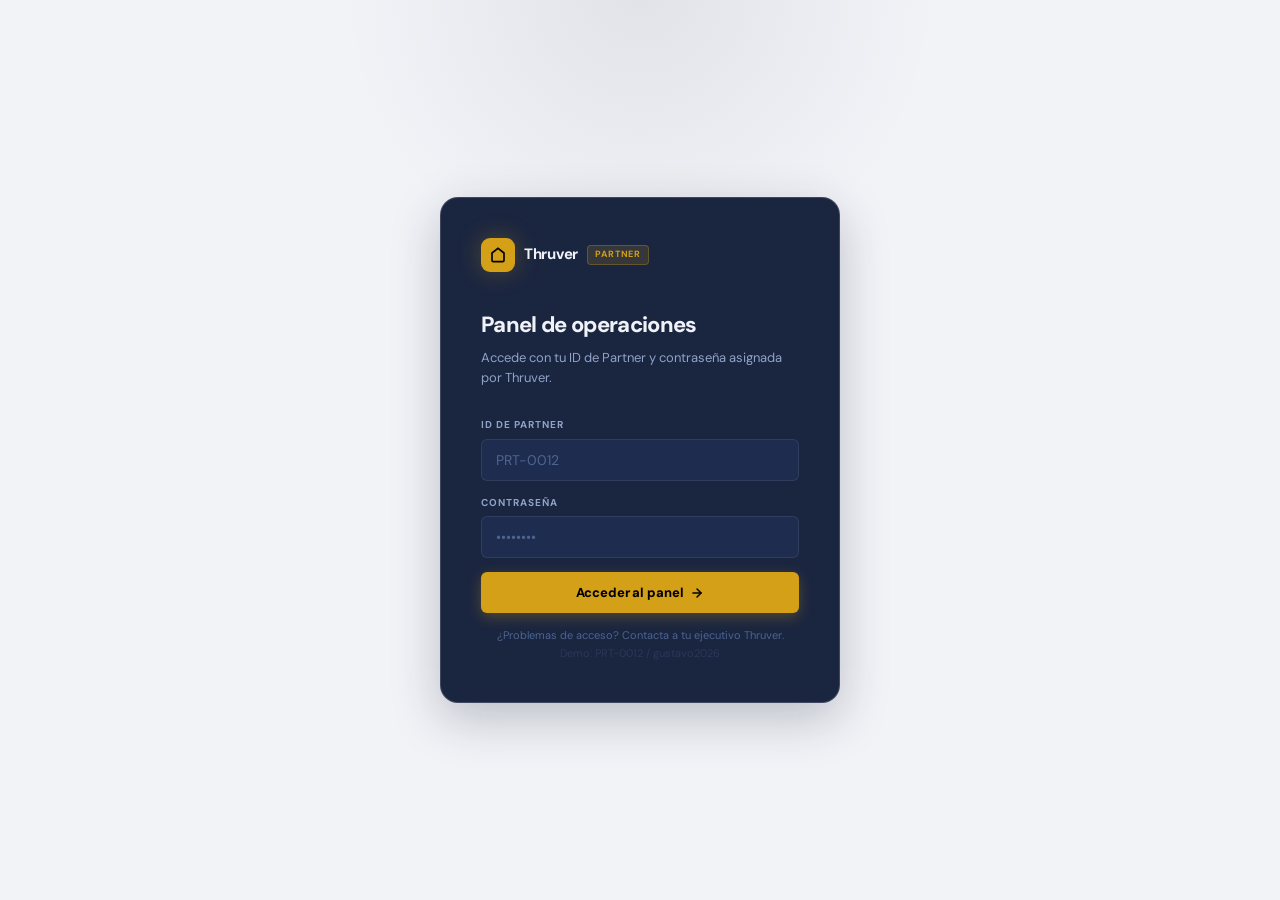
<file: partner.html>
<!DOCTYPE html>
<html lang="es">
<head>
<meta charset="UTF-8">
<meta name="viewport" content="width=device-width, initial-scale=1.0, maximum-scale=1.0">
<meta name="theme-color" content="#f2f3f7">
<meta name="apple-mobile-web-app-capable" content="yes">
<title>Thruver Partner</title>
<link rel="stylesheet" href="shared.css">
<style>

:root{
  /* Navy + light canvas theme */
  --bg:#f2f3f7; --surface:#1a2540; --surface2:#1e2d4f; --surface3:#233460;
  --border:rgba(255,255,255,.08); --border2:rgba(255,255,255,.16);
  --text:#f0f2f8; --text2:#8fa3c8; --text3:#4d6490;
  --accent:#f0f2f8;
  --gold:#d4a017; --gold-dim:rgba(212,160,23,.15); --gold-glow:rgba(212,160,23,.3);
  --blue:#4f8ef7; --blue-dim:rgba(79,142,247,.15);
  --green:#22c55e; --green-dim:rgba(34,197,94,.12);
  --red:#ef4444; --red-dim:rgba(239,68,68,.12);
  --amber:#f59e0b; --amber-dim:rgba(245,158,11,.12);
  --r:10px; --rs:6px;
  --shadow:0 2px 8px rgba(0,0,0,.18),0 0 0 1px rgba(255,255,255,.05);
  --shadow-lg:0 8px 32px rgba(0,0,0,.25),0 0 0 1px rgba(255,255,255,.07);
  --sidebar-w:228px;
}
html{font-size:14px;}
body{background:#f2f3f7;color:var(--text);font-family:'DM Sans',sans-serif;line-height:1.55;min-height:100vh;overflow-x:hidden}

/* ══ LOGIN ══════════════════════════════════════════════════ */
#screen-login{min-height:100vh;display:flex;align-items:center;justify-content:center;padding:24px;background:#f2f3f7;position:relative;overflow:hidden}
#screen-login::before{content:'';position:absolute;top:-40%;left:50%;transform:translateX(-50%);width:700px;height:700px;background:radial-gradient(circle,rgba(26,37,64,.08) 0%,transparent 60%);pointer-events:none}
.login-card{background:var(--surface);border:1px solid var(--border2);border-radius:18px;padding:40px;width:100%;max-width:400px;box-shadow:0 16px 48px rgba(26,37,64,.25);position:relative;z-index:1}
.lc-logo{display:flex;align-items:center;gap:9px;margin-bottom:36px}
.lc-mark{width:34px;height:34px;background:var(--gold);border-radius:9px;display:flex;align-items:center;justify-content:center;box-shadow:0 0 24px var(--gold-glow)}
.lc-name{font-size:15px;font-weight:700;letter-spacing:-.02em}
.lc-pill{font-size:9px;font-weight:700;text-transform:uppercase;letter-spacing:.1em;background:var(--gold-dim);color:var(--gold);border:1px solid rgba(212,160,23,.3);border-radius:4px;padding:2px 7px}
.lc-title{font-size:22px;font-weight:800;letter-spacing:-.03em;margin-bottom:6px}
.lc-sub{font-size:13px;color:var(--text2);margin-bottom:28px;line-height:1.6}
.lf{margin-bottom:14px}
.ll{font-size:10px;font-weight:700;text-transform:uppercase;letter-spacing:.1em;color:var(--text2);margin-bottom:6px;display:block}
.li{width:100%;background:var(--surface2);border:1.5px solid var(--border);border-radius:var(--rs);color:var(--text);font-family:'DM Sans',sans-serif;font-size:14px;padding:11px 14px;outline:none;transition:border-color .2s;-webkit-appearance:none}
.li:focus{border-color:var(--gold);box-shadow:0 0 0 3px var(--gold-dim)}
.li::placeholder{color:var(--text3)}
.lbtn{width:100%;background:var(--gold);color:#000;font-size:13px;font-weight:800;padding:12px;border-radius:var(--rs);border:none;cursor:pointer;font-family:'DM Sans',sans-serif;letter-spacing:-.01em;margin-top:8px;transition:all .2s;display:flex;align-items:center;justify-content:center;gap:7px;box-shadow:0 4px 14px var(--gold-glow)}
.lbtn:hover{opacity:.9;transform:translateY(-1px)}
.lerr{background:var(--red-dim);border:1px solid rgba(239,68,68,.2);border-radius:var(--rs);padding:8px 12px;font-size:12px;color:#fca5a5;margin-top:8px;display:none}
.lhint{font-size:11px;color:var(--text3);margin-top:14px;line-height:1.6;text-align:center}

/* ══ APP SHELL ══════════════════════════════════════════════ */
#app-shell{display:none;min-height:100vh}

/* Sidebar */
.sidebar{position:fixed;top:0;left:0;width:var(--sidebar-w);height:100vh;background:var(--surface);border-right:1px solid rgba(255,255,255,.06);display:flex;flex-direction:column;z-index:100;transition:width .25s cubic-bezier(.25,1,.5,1),transform .25s cubic-bezier(.25,1,.5,1)}
.sidebar.collapsed{width:52px}
.sidebar.collapsed .sb-top{padding:14px 12px}
.sidebar.collapsed .sb-brand span,.sidebar.collapsed .sb-pill,.sidebar.collapsed .sb-partner-name,.sidebar.collapsed .sb-partner-id,.sidebar.collapsed .sb-partner-badge,.sidebar.collapsed .sb-section,.sidebar.collapsed .sbl-lbl,.sidebar.collapsed .sbl-badge,.sidebar.collapsed .sbl-new,.sidebar.collapsed .sb-perf,.sidebar.collapsed .sb-logout span{display:none!important}
.sidebar.collapsed .sb-partner{padding:6px;justify-content:center}
.sidebar.collapsed .sbl{padding:8px 0;justify-content:center}
.sidebar.collapsed .sbl-icon{width:28px;height:28px;justify-content:center;margin:0 auto}
.sidebar.collapsed .sb-name{display:none}
.sidebar.collapsed .sb-logo{justify-content:center;margin-bottom:10px}
.sidebar.collapsed + .main,.sidebar.collapsed ~ .main{margin-left:52px}
.sb-collapse-btn{position:absolute;top:50%;right:-12px;transform:translateY(-50%);width:22px;height:22px;border-radius:50%;background:var(--surface2);border:1.5px solid rgba(255,255,255,.15);display:flex;align-items:center;justify-content:center;cursor:pointer;z-index:110;transition:all .2s;box-shadow:0 2px 8px rgba(0,0,0,.3)}
.sb-collapse-btn:hover{background:var(--gold);border-color:var(--gold)}
.sb-collapse-btn svg{transition:transform .25s}
.sidebar.collapsed .sb-collapse-btn svg{transform:rotate(180deg)}
.sb-top{padding:18px 20px 16px;border-bottom:1px solid var(--border)}
.sb-brand{display:flex;align-items:center;gap:8px;margin-bottom:14px}
.sb-mark{width:26px;height:26px;background:var(--gold);border-radius:6px;display:flex;align-items:center;justify-content:center;flex-shrink:0;box-shadow:0 2px 8px var(--gold-glow)}
.sb-name{font-size:13px;font-weight:700;letter-spacing:-.01em}
.sb-pill{font-size:8px;font-weight:700;text-transform:uppercase;letter-spacing:.1em;background:var(--gold-dim);color:var(--gold);border:1px solid rgba(212,160,23,.25);border-radius:3px;padding:2px 6px}
.sb-partner{background:var(--surface2);border:1px solid var(--border);border-radius:var(--rs);padding:10px 12px}
.sb-av{width:30px;height:30px;border-radius:50%;background:var(--gold);color:#000;font-size:11px;font-weight:800;display:flex;align-items:center;justify-content:center;flex-shrink:0;box-shadow:0 2px 8px var(--gold-glow)}
.sb-partner-name{font-size:12px;font-weight:600;letter-spacing:-.01em}
.sb-partner-id{font-family:'DM Mono',monospace;font-size:9px;color:var(--text3)}
.sb-partner-badge{font-size:9px;font-weight:700;color:var(--gold);margin-top:1px}
.sb-nav{padding:8px 0;flex:1;overflow-y:auto}
.sb-section{font-size:9px;font-weight:700;text-transform:uppercase;letter-spacing:.14em;color:var(--text3);padding:10px 20px 3px}
.sbl{display:flex;align-items:center;gap:9px;padding:8px 16px 8px 20px;cursor:pointer;position:relative;transition:background .1s;user-select:none;border-radius:0}
.sbl::before{content:'';position:absolute;left:0;top:0;bottom:0;width:2px;background:transparent;transition:background .2s}
.sbl:hover{background:rgba(255,255,255,.03)}
.sbl.active::before{background:var(--gold)}
.sbl.active{background:var(--gold-dim)}
.sbl.active .sbl-lbl{color:var(--text);font-weight:600}
.sbl.active .sbl-icon svg{stroke:var(--gold)}
.sbl-icon{width:15px;height:15px;display:flex;align-items:center;justify-content:center;flex-shrink:0}
.sbl-icon svg{stroke:var(--text3);transition:stroke .15s}
.sbl-lbl{font-size:12px;font-weight:500;color:var(--text2);transition:color .15s}
.sbl-badge{margin-left:auto;background:var(--red);color:#fff;font-size:8px;font-weight:800;border-radius:100px;padding:1px 5px;min-width:14px;text-align:center}
.sbl-new{margin-left:auto;font-size:8px;font-weight:700;text-transform:uppercase;letter-spacing:.07em;background:var(--gold-dim);color:var(--gold);border-radius:3px;padding:1px 5px}
.sb-footer{padding:14px 20px;border-top:1px solid var(--border)}
.sb-perf{background:var(--surface2);border:1px solid var(--border);border-radius:var(--rs);padding:10px 12px;margin-bottom:12px}
.sb-perf-title{font-size:9px;font-weight:700;text-transform:uppercase;letter-spacing:.09em;color:var(--text3);margin-bottom:6px}
.sb-perf-bar{height:3px;background:rgba(255,255,255,.08);border-radius:2px;overflow:hidden;margin-bottom:4px}
.sb-perf-fill{height:100%;border-radius:2px;background:var(--green);transition:width .5s ease}
.sb-perf-val{font-size:10px;color:var(--text2);display:flex;justify-content:space-between}
.sb-logout{font-size:11px;color:var(--text3);cursor:pointer;display:flex;align-items:center;gap:5px;transition:color .15s}
.sb-logout:hover{color:var(--red)}

/* Main */
.main{margin-left:var(--sidebar-w);min-height:100vh;display:flex;flex-direction:column;background:#f2f3f7;transition:margin-left .25s cubic-bezier(.25,1,.5,1)}
.topbar{background:#fff;border-bottom:1px solid #e0e4ed;padding:0 28px;height:54px;display:flex;align-items:center;justify-content:space-between;position:sticky;top:0;z-index:50}
.tb-left{display:flex;align-items:center;gap:10px}
.tb-title{font-size:15px;font-weight:700;letter-spacing:-.02em}
.tb-sub{font-size:11px;color:var(--text3);font-family:'DM Mono',monospace}
.tb-right{display:flex;align-items:center;gap:8px}
.tb-btn{width:32px;height:32px;border-radius:var(--rs);background:#f2f3f7;border:1px solid #e0e4ed;display:flex;align-items:center;justify-content:center;cursor:pointer;transition:background .15s;position:relative}
.tb-btn:hover{background:#e4e8f0}
.tb-notif-dot{position:absolute;top:-2px;right:-2px;width:8px;height:8px;border-radius:50%;background:var(--red);border:2px solid var(--surface)}
.content{flex:1;padding:24px 28px 40px;background:#f2f3f7}

/* Mobile */
.mob-topbar{display:none;position:sticky;top:0;z-index:100;background:#fff;border-bottom:1px solid #e0e4ed;padding:10px 16px;align-items:center;justify-content:space-between}
.mob-nav{position:fixed;bottom:0;left:0;right:0;z-index:100;background:#fff;border-top:1px solid #e0e4ed;display:none;padding:6px 0 calc(env(safe-area-inset-bottom)+6px)}
.mnav-items{display:flex}
.mni{flex:1;display:flex;flex-direction:column;align-items:center;gap:3px;cursor:pointer;padding:4px 0}
.mni svg{stroke:#4d6490;transition:stroke .15s}
.mni-lbl{font-size:9px;font-weight:700;color:#4d6490;text-transform:uppercase;letter-spacing:.06em;transition:color .15s}
.mni.active svg{stroke:var(--gold)}
.mni.active .mni-lbl{color:var(--gold)}
.sb-overlay{display:none;position:fixed;inset:0;background:rgba(0,0,0,.7);z-index:99;backdrop-filter:blur(4px)}

@media(max-width:900px){
  .sidebar{transform:translateX(-100%);width:270px}.sidebar.open{transform:translateX(0)}
  .sb-overlay.open{display:block}
  .main{margin-left:0}.topbar{display:none}
  .mob-topbar{display:flex}.mob-nav{display:block}
  .content{padding:16px 16px calc(env(safe-area-inset-bottom)+72px)}
  .g2,.g3,.g4{grid-template-columns:1fr 1fr!important}
}

/* ══ COMPONENTS ══════════════════════════════════════════════ */
.g2{display:grid;grid-template-columns:1fr 1fr;gap:12px}
.g3{display:grid;grid-template-columns:1fr 1fr 1fr;gap:12px}
.g4{display:grid;grid-template-columns:repeat(4,1fr);gap:12px}
.card{background:var(--surface);border:1px solid var(--border);border-radius:var(--r);padding:16px;box-shadow:var(--shadow)}
.card-light{background:#ffffff;border:1px solid #e0e4ed;border-radius:var(--r);padding:16px;box-shadow:0 1px 4px rgba(26,37,64,.07)}
.card-sm-light{background:#ffffff;border:1px solid #e0e4ed;border-radius:var(--rs);padding:12px}
.kpi-light{background:#ffffff;border:1px solid #e0e4ed;border-radius:var(--r);padding:16px;box-shadow:0 1px 4px rgba(26,37,64,.07);position:relative;overflow:hidden}
.kpi-light::before{content:'';position:absolute;top:0;left:0;right:0;height:2px;background:transparent;transition:background .3s}
.kpi-light:hover::before{background:var(--gold)}
.kpi-light .kpi-lbl{font-size:9px;font-weight:700;text-transform:uppercase;letter-spacing:.1em;color:#6b7a99;margin-bottom:6px;display:flex;align-items:center;justify-content:space-between}
.kpi-light .kpi-val{font-family:'DM Mono',monospace;font-size:26px;font-weight:700;letter-spacing:-.03em;margin-bottom:3px;color:#1a2540}
.kpi-light .kpi-sub{font-size:11px;font-weight:500}
.card-sm{background:var(--surface);border:1px solid var(--border);border-radius:var(--rs);padding:12px}
.card-dark{background:var(--surface2);border:1px solid var(--border);border-radius:var(--r);padding:16px}
/* KPI */
.kpi{background:var(--surface);border:1px solid var(--border);border-radius:var(--r);padding:16px;box-shadow:var(--shadow);position:relative;overflow:hidden}
.kpi::before{content:'';position:absolute;top:0;left:0;right:0;height:2px;background:transparent;transition:background .3s}
.kpi:hover::before{background:var(--gold)}
.kpi-lbl{font-size:9px;font-weight:700;text-transform:uppercase;letter-spacing:.1em;color:var(--text3);margin-bottom:6px;display:flex;align-items:center;justify-content:space-between}
.kpi-val{font-family:'DM Mono',monospace;font-size:26px;font-weight:700;letter-spacing:-.03em;margin-bottom:3px}
.kpi-sub{font-size:11px;font-weight:500}
.kpi-spark{width:60px;height:28px;margin-top:6px}
.up{color:var(--green)}.down{color:var(--red)}.neutral{color:var(--text3)}.gold{color:var(--gold)}
/* Section header */
.sh{display:flex;align-items:center;justify-content:space-between;margin-bottom:12px;margin-top:24px}
.sh:first-child{margin-top:0}
.sh-t{font-size:11px;font-weight:700;color:var(--text2);text-transform:uppercase;letter-spacing:.1em;display:flex;align-items:center;gap:8px}
.sh-line{width:20px;height:1px;background:var(--border)}
.sh-a{font-size:12px;color:var(--gold);font-weight:600;cursor:pointer;transition:opacity .15s}
.sh-a:hover{opacity:.75}
/* Buttons */
.btn{display:inline-flex;align-items:center;gap:5px;padding:7px 14px;border-radius:var(--rs);font-size:12px;font-weight:600;cursor:pointer;border:none;transition:all .15s;font-family:'DM Sans',sans-serif;letter-spacing:-.01em}
.btn-gold{background:var(--gold);color:#000;box-shadow:0 2px 8px var(--gold-glow)}.btn-gold:hover{opacity:.9}
.btn-primary{background:var(--text);color:var(--bg)}.btn-primary:hover{opacity:.85}
.btn-ghost{background:transparent;color:var(--text2);border:1px solid var(--border)}.btn-ghost:hover{background:var(--surface2);color:var(--text)}
.btn-lg{padding:10px 20px;font-size:13px}
.btn-icon{width:32px;height:32px;border-radius:var(--rs);background:var(--surface2);border:1px solid var(--border);display:flex;align-items:center;justify-content:center;cursor:pointer;transition:background .15s}.btn-icon:hover{background:var(--surface3)}
/* Chips */
.chip{display:inline-flex;align-items:center;gap:4px;font-size:9px;font-weight:700;text-transform:uppercase;letter-spacing:.07em;padding:2px 7px;border-radius:100px;border:1px solid}
.chip-pending{background:rgba(245,158,11,.12);border-color:rgba(245,158,11,.3);color:var(--amber)}
.chip-active{background:var(--blue-dim);border-color:rgba(59,130,246,.3);color:var(--blue)}
.chip-done{background:var(--green-dim);border-color:rgba(34,197,94,.3);color:var(--green)}
.chip-urgent{background:var(--red-dim);border-color:rgba(239,68,68,.3);color:var(--red)}
.chip-gold{background:var(--gold-dim);border-color:rgba(212,160,23,.3);color:var(--gold)}
/* Tags */
.tag{font-family:'DM Mono',monospace;font-size:9px;color:var(--text3);background:var(--surface2);border:1px solid var(--border);border-radius:3px;padding:1px 5px}
/* Divider */
.div{height:1px;background:var(--border);margin:14px 0}
/* Empty */
.empty{text-align:center;padding:40px 20px}
.empty-icon{width:44px;height:44px;border-radius:12px;background:var(--surface2);border:1px solid var(--border);display:flex;align-items:center;justify-content:center;margin:0 auto 12px}
.empty-title{font-size:14px;font-weight:700;margin-bottom:4px}
.empty-sub{font-size:12px;color:var(--text2);line-height:1.6}
/* Form fields */
.fg{display:grid;gap:12px}
.fg2{grid-template-columns:1fr 1fr}
.fg3{grid-template-columns:1fr 1fr 1fr}
.fblock{display:flex;flex-direction:column;gap:5px}
.flabel{font-size:10px;font-weight:700;text-transform:uppercase;letter-spacing:.09em;color:var(--text2)}
.req{display:inline-block;width:4px;height:4px;border-radius:50%;background:var(--gold);margin-left:3px;vertical-align:middle}
.finput{width:100%;background:var(--surface2);border:1.5px solid var(--border);border-radius:var(--rs);color:var(--text);font-family:'DM Sans',sans-serif;font-size:13px;padding:9px 12px;outline:none;transition:border-color .15s;-webkit-appearance:none}
.finput:focus{border-color:var(--gold);box-shadow:0 0 0 3px var(--gold-dim)}
.finput::placeholder{color:var(--text3)}
select.finput{background-image:url("data:image/svg+xml,%3Csvg xmlns='http://www.w3.org/2000/svg' width='10' height='10' viewBox='0 0 24 24' fill='none' stroke='%23444440' stroke-width='2.5' stroke-linecap='round'%3E%3Cpolyline points='6 9 12 15 18 9'/%3E%3C/svg%3E");background-repeat:no-repeat;background-position:right 10px center;padding-right:30px;cursor:pointer}
textarea.finput{resize:none;min-height:64px}
/* Animations */

.anim{animation:slideUp .35s cubic-bezier(.25,1,.5,1) both}
.d1{animation-delay:.04s}.d2{animation-delay:.08s}.d3{animation-delay:.12s}.d4{animation-delay:.18s}.d5{animation-delay:.24s}
/* Score ring */
.score-ring{position:relative;display:inline-flex}
.score-ring svg{transform:rotate(-90deg)}
.score-ring-val{position:absolute;inset:0;display:flex;align-items:center;justify-content:center;font-family:'DM Mono',monospace;font-weight:700}
/* Trend sparkline */
.sparkline{display:flex;align-items:flex-end;gap:2px;height:28px}
.spark-bar{flex:1;border-radius:2px 2px 0 0;background:rgba(212,160,23,.3);transition:background .2s}
.spark-bar:last-child{background:var(--gold)}
/* Activity timeline */
.tl-item{display:flex;gap:12px;padding:10px 0;position:relative}
.tl-item::after{content:'';position:absolute;left:15px;top:30px;bottom:-10px;width:1px;background:var(--border)}
.tl-item:last-child::after{display:none}
.tl-dot{width:30px;height:30px;border-radius:50%;display:flex;align-items:center;justify-content:center;flex-shrink:0;z-index:1}
.tl-body{flex:1;padding-top:3px}
.tl-title{font-size:13px;font-weight:500;margin-bottom:2px;line-height:1.35}
.tl-sub{font-size:11px;color:var(--text2);line-height:1.4}
.tl-time{font-family:'DM Mono',monospace;font-size:10px;color:var(--text3);flex-shrink:0;padding-top:5px}
/* Kanban */
.kanban{display:grid;grid-template-columns:repeat(3,1fr);gap:12px;align-items:start}
@media(max-width:900px){.kanban{grid-template-columns:1fr}}
.kan-col{background:var(--surface2);border:1px solid var(--border);border-radius:var(--r);overflow:hidden}
.kan-header{padding:12px 14px;border-bottom:1px solid var(--border);display:flex;align-items:center;justify-content:space-between}
.kan-title{font-size:11px;font-weight:700;text-transform:uppercase;letter-spacing:.09em;display:flex;align-items:center;gap:6px}
.kan-count{font-size:10px;font-weight:700;font-family:'DM Mono',monospace;background:var(--surface3);border-radius:100px;padding:1px 7px}
.kan-body{padding:10px;display:flex;flex-direction:column;gap:7px}
.kan-card{background:var(--surface);border:1px solid var(--border);border-radius:var(--rs);padding:12px;cursor:pointer;transition:border-color .15s}
.kan-card:hover{border-color:var(--border2)}
.kan-card.urgent{border-left:3px solid var(--red)}
.kan-card.unassigned{border-left:3px solid var(--amber)}
.kan-spec{font-size:9px;font-weight:700;text-transform:uppercase;letter-spacing:.08em;margin-bottom:5px;display:flex;align-items:center;gap:5px}
.kan-address{font-size:12px;font-weight:600;margin-bottom:3px;line-height:1.3}
.kan-meta{font-size:10px;color:var(--text2);display:flex;align-items:center;gap:6px}
.kan-tec{display:flex;align-items:center;gap:4px;margin-top:6px;padding-top:6px;border-top:1px solid var(--border);font-size:10px;color:var(--text2)}
/* Tech grid */
.tech-grid{display:grid;grid-template-columns:repeat(auto-fill,minmax(220px,1fr));gap:10px}
.tech-card{background:var(--surface);border:1px solid var(--border);border-radius:var(--r);padding:14px;cursor:pointer;transition:all .15s;position:relative;overflow:hidden}
.tech-card::before{content:'';position:absolute;top:0;left:0;right:0;height:2px}
.tech-card:hover{border-color:var(--border2);box-shadow:var(--shadow-lg)}
.tech-card.activo::before{background:var(--green)}
.tech-card.inactivo::before{background:var(--text3)}
.tech-av{width:42px;height:42px;border-radius:50%;display:flex;align-items:center;justify-content:center;font-size:14px;font-weight:800;flex-shrink:0;margin-bottom:10px}
.tech-name{font-size:13px;font-weight:700;margin-bottom:2px;letter-spacing:-.01em}
.tech-meta{font-size:10px;color:var(--text2);display:flex;align-items:center;gap:6px;margin-bottom:10px}
.tech-stats{display:grid;grid-template-columns:1fr 1fr 1fr;gap:6px}
.tech-stat{background:var(--surface2);border-radius:5px;padding:6px;text-align:center}
.tech-stat-val{font-family:'DM Mono',monospace;font-size:13px;font-weight:600;margin-bottom:1px}
.tech-stat-lbl{font-size:8px;color:var(--text3);text-transform:uppercase;letter-spacing:.07em}
/* Bar chart */
.bar-row{display:flex;align-items:center;gap:10px;margin-bottom:7px}
.bar-lbl{font-family:'DM Mono',monospace;font-size:10px;color:var(--text3);width:26px;text-align:right;flex-shrink:0}
.bar-track{flex:1;height:22px;background:var(--surface2);border-radius:4px;overflow:hidden;position:relative}
.bar-fill{height:100%;border-radius:4px;display:flex;align-items:center;justify-content:flex-end;padding-right:7px;transition:width 1.2s cubic-bezier(.25,1,.5,1)}
.bar-val{font-size:9px;font-family:'DM Mono',monospace;font-weight:600;color:rgba(0,0,0,.7)}
/* Log */
.log-row{display:grid;grid-template-columns:110px 1fr auto;gap:10px;padding:9px 0;border-bottom:1px solid #e0e4ed;align-items:start;font-size:12px}
.log-row:last-child{border-bottom:none}
.log-time{font-family:'DM Mono',monospace;font-size:10px;color:var(--text3);padding-top:1px}
.log-msg{color:var(--text2);line-height:1.4}
.log-actor{font-size:10px;font-weight:600;color:var(--text3);text-align:right}
/* Access log */
.acc-row{display:flex;align-items:center;gap:12px;padding:10px 0;border-bottom:1px solid var(--border)}
.acc-row:last-child{border-bottom:none}
/* Rating stars */
.stars{display:flex;gap:1px}
.star-on{color:var(--gold);font-size:12px}
.star-off{color:var(--text3);font-size:12px}
</style>
</head>
<body>

<!-- ══════════════════════════════════════════════════════
     LOGIN
══════════════════════════════════════════════════════ -->
<div id="screen-login">
  <div class="login-card">
    <div class="lc-logo">
      <div class="lc-mark"><svg width="16" height="16" viewBox="0 0 24 24" fill="none" stroke="#000" stroke-width="2.5" stroke-linecap="round"><path d="M3 9l9-7 9 7v11a2 2 0 01-2 2H5a2 2 0 01-2-2z"/></svg></div>
      <span class="lc-name">Thruver</span>
      <span class="lc-pill">Partner</span>
    </div>
    <div class="lc-title">Panel de operaciones</div>
    <div class="lc-sub">Accede con tu ID de Partner y contraseña asignada por Thruver.</div>
    <div class="lf"><label class="ll">ID de Partner</label><input class="li" id="l_id" type="text" placeholder="PRT-0012" autocomplete="username"></div>
    <div class="lf"><label class="ll">Contraseña</label><input class="li" id="l_pw" type="password" placeholder="••••••••" autocomplete="current-password" onkeydown="if(event.key==='Enter')doLogin()"></div>
    <button class="lbtn" onclick="doLogin()">Acceder al panel <svg width="14" height="14" viewBox="0 0 24 24" fill="none" stroke="currentColor" stroke-width="2.5" stroke-linecap="round"><line x1="5" y1="12" x2="19" y2="12"/><polyline points="12 5 19 12 12 19"/></svg></button>
    <div class="lerr" id="l_err">Credenciales incorrectas. Verifica tu ID y contraseña.</div>
    <div class="lhint">¿Problemas de acceso? Contacta a tu ejecutivo Thruver.<br><span style="opacity:.3">Demo: PRT-0012 / gustavo2026</span></div>
  </div>
</div>

<!-- ══════════════════════════════════════════════════════
     APP
══════════════════════════════════════════════════════ -->
<div id="app-shell">
  <div class="sb-overlay" id="sb_overlay" onclick="closeSidebar()"></div>

  <!-- SIDEBAR -->
  <aside class="sidebar" id="sidebar">
    <div class="sb-top" style="position:relative">
      <div class="sb-collapse-btn" onclick="toggleSidebar()" title="Colapsar sidebar">
        <svg width="10" height="10" viewBox="0 0 24 24" fill="none" stroke="currentColor" stroke-width="2.5" stroke-linecap="round"><polyline points="15 18 9 12 15 6"/></svg>
      </div>
      <div class="sb-brand">
        <div class="sb-mark"><svg width="12" height="12" viewBox="0 0 24 24" fill="none" stroke="#000" stroke-width="2.5" stroke-linecap="round"><path d="M3 9l9-7 9 7v11a2 2 0 01-2 2H5a2 2 0 01-2-2z"/></svg></div>
        <span class="sb-name">Thruver</span>
        <span class="sb-pill">Partner</span>
      </div>
      <div class="sb-partner" style="display:flex;align-items:center;gap:9px">
        <div class="sb-av" id="sb_av">GR</div>
        <div>
          <div class="sb-partner-name" id="sb_nm">Gustavo Ramirez</div>
          <div class="sb-partner-id" id="sb_id">PRT-0012</div>
          <div class="sb-partner-badge">● Partner Activo</div>
        </div>
      </div>
    </div>

    <nav class="sb-nav">
      <div class="sb-section">Principal</div>
      <div class="sbl active" onclick="go('home')" id="sl-home"><div class="sbl-icon"><svg width="13" height="13" viewBox="0 0 24 24" fill="none" stroke="currentColor" stroke-width="2" stroke-linecap="round"><path d="M3 9l9-7 9 7v11a2 2 0 01-2 2H5a2 2 0 01-2-2z"/></svg></div><span class="sbl-lbl">Inicio</span></div>
      <div class="sbl" onclick="go('despacho')" id="sl-despacho"><div class="sbl-icon"><svg width="13" height="13" viewBox="0 0 24 24" fill="none" stroke="currentColor" stroke-width="2" stroke-linecap="round"><rect x="3" y="3" width="7" height="7"/><rect x="14" y="3" width="7" height="7"/><rect x="3" y="14" width="7" height="7"/><rect x="14" y="14" width="7" height="7"/></svg></div><span class="sbl-lbl">Centro de despacho</span><span class="sbl-badge" id="sb_badge">3</span></div>
      <div class="sb-section">Equipo</div>
      <div class="sbl" onclick="go('tecnicos')" id="sl-tecnicos"><div class="sbl-icon"><svg width="13" height="13" viewBox="0 0 24 24" fill="none" stroke="currentColor" stroke-width="2" stroke-linecap="round"><path d="M17 21v-2a4 4 0 00-4-4H5a4 4 0 00-4 4v2"/><circle cx="9" cy="7" r="4"/><path d="M23 21v-2a4 4 0 00-3-3.87"/><path d="M16 3.13a4 4 0 010 7.75"/></svg></div><span class="sbl-lbl">Mi flotilla</span></div>
      <div class="sbl" onclick="go('rendimiento')" id="sl-rendimiento"><div class="sbl-icon"><svg width="13" height="13" viewBox="0 0 24 24" fill="none" stroke="currentColor" stroke-width="2" stroke-linecap="round"><polyline points="22 12 18 12 15 21 9 3 6 12 2 12"/></svg></div><span class="sbl-lbl">Rendimiento</span></div>
      <div class="sb-section">Finanzas</div>
      <div class="sbl" onclick="go('ingresos')" id="sl-ingresos"><div class="sbl-icon"><svg width="13" height="13" viewBox="0 0 24 24" fill="none" stroke="currentColor" stroke-width="2" stroke-linecap="round"><line x1="12" y1="1" x2="12" y2="23"/><path d="M17 5H9.5a3.5 3.5 0 000 7h5a3.5 3.5 0 010 7H6"/></svg></div><span class="sbl-lbl">Ingresos</span></div>
      <div class="sb-section">Registro</div>
      <div class="sbl" onclick="go('bitacora')" id="sl-bitacora"><div class="sbl-icon"><svg width="13" height="13" viewBox="0 0 24 24" fill="none" stroke="currentColor" stroke-width="2" stroke-linecap="round"><path d="M14 2H6a2 2 0 00-2 2v16a2 2 0 002 2h12a2 2 0 002-2V8z"/><polyline points="14 2 14 8 20 8"/><line x1="16" y1="13" x2="8" y2="13"/><line x1="16" y1="17" x2="8" y2="17"/></svg></div><span class="sbl-lbl">Bitácora</span></div>
      <div class="sbl" onclick="go('acceso')" id="sl-acceso"><div class="sbl-icon"><svg width="13" height="13" viewBox="0 0 24 24" fill="none" stroke="currentColor" stroke-width="2" stroke-linecap="round"><path d="M12 22s8-4 8-10V5l-8-3-8 3v7c0 6 8 10 8 10z"/></svg></div><span class="sbl-lbl">Log de acceso</span></div>
    </nav>

    <div class="sb-footer">
      <!-- Performance mini widget -->
      <div class="sb-perf">
        <div class="sb-perf-title">Rendimiento del equipo</div>
        <div class="sb-perf-bar"><div class="sb-perf-fill" id="sb_perf_fill" style="width:87%"></div></div>
        <div class="sb-perf-val"><span>Protocolo cumplido</span><span style="color:var(--green)">87%</span></div>
      </div>
      <div class="sb-logout" onclick="doLogout()">
        <svg width="12" height="12" viewBox="0 0 24 24" fill="none" stroke="currentColor" stroke-width="2" stroke-linecap="round"><path d="M9 21H5a2 2 0 01-2-2V5a2 2 0 012-2h4"/><polyline points="16 17 21 12 16 7"/><line x1="21" y1="12" x2="9" y2="12"/></svg>
        Cerrar sesión
      </div>
    </div>
  </aside>

  <!-- MAIN -->
  <div class="main">
    <header class="topbar">
      <div class="tb-left">
        <div class="tb-title" id="topbar_t" style="color:#1a2540">Inicio</div>
        <div class="tb-sub" id="topbar_sub" style="color:#4d6490"></div>
      </div>
      <div class="tb-right">
        <div class="tb-btn" onclick="showNotif()"><svg width="14" height="14" viewBox="0 0 24 24" fill="none" stroke="#4d6490" stroke-width="2" stroke-linecap="round"><path d="M18 8A6 6 0 006 8c0 7-3 9-3 9h18s-3-2-3-9"/><path d="M13.73 21a2 2 0 01-3.46 0"/></svg><div class="tb-notif-dot"></div></div>
        <div style="display:flex;align-items:center;gap:7px;padding:5px 10px;background:#f2f3f7;border:1px solid #e0e4ed;border-radius:var(--rs);cursor:pointer">
          <div class="sb-av" id="top_av" style="width:22px;height:22px;font-size:9px">GR</div>
          <span style="font-size:12px;font-weight:600;color:#1a2540" id="top_nm">Gustavo R.</span>
          <div style="width:6px;height:6px;border-radius:50%;background:var(--green)"></div>
        </div>
      </div>
    </header>

    <!-- Mobile topbar -->
    <header class="mob-topbar">
      <div style="display:flex;align-items:center;gap:8px">
        <div class="tb-btn" onclick="openSidebar()"><svg width="14" height="14" viewBox="0 0 24 24" fill="none" stroke="#1a2540" stroke-width="2" stroke-linecap="round"><line x1="3" y1="6" x2="21" y2="6"/><line x1="3" y1="12" x2="21" y2="12"/><line x1="3" y1="18" x2="21" y2="18"/></svg></div>
        <span style="font-size:13px;font-weight:700;color:#1a2540" id="mob_t">Inicio</span>
      </div>
      <div class="sb-av" id="mob_av" style="width:28px;height:28px;font-size:11px">GR</div>
    </header>

    <!-- Tab panels -->
    <div id="tab-home"        class="content" style="display:none"></div>
    <div id="tab-despacho"    class="content" style="display:none"></div>
    <div id="tab-tecnicos"    class="content" style="display:none"></div>
    <div id="tab-rendimiento" class="content" style="display:none"></div>
    <div id="tab-ingresos"    class="content" style="display:none"></div>
    <div id="tab-bitacora"    class="content" style="display:none"></div>
    <div id="tab-acceso"      class="content" style="display:none"></div>
  </div>

  <!-- Mobile nav -->
  <nav class="mob-nav"><div class="mnav-items">
    <div class="mni active" onclick="go('home')" id="mn-home"><svg width="19" height="19" viewBox="0 0 24 24" fill="none" stroke="currentColor" stroke-width="2" stroke-linecap="round"><path d="M3 9l9-7 9 7v11a2 2 0 01-2 2H5a2 2 0 01-2-2z"/></svg><span class="mni-lbl">Inicio</span></div>
    <div class="mni" onclick="go('despacho')" id="mn-despacho"><svg width="19" height="19" viewBox="0 0 24 24" fill="none" stroke="currentColor" stroke-width="2" stroke-linecap="round"><rect x="3" y="3" width="7" height="7"/><rect x="14" y="3" width="7" height="7"/><rect x="3" y="14" width="7" height="7"/><rect x="14" y="14" width="7" height="7"/></svg><span class="mni-lbl">Despacho</span></div>
    <div class="mni" onclick="go('tecnicos')" id="mn-tecnicos"><svg width="19" height="19" viewBox="0 0 24 24" fill="none" stroke="currentColor" stroke-width="2" stroke-linecap="round"><path d="M17 21v-2a4 4 0 00-4-4H5a4 4 0 00-4 4v2"/><circle cx="9" cy="7" r="4"/></svg><span class="mni-lbl">Flotilla</span></div>
    <div class="mni" onclick="go('ingresos')" id="mn-ingresos"><svg width="19" height="19" viewBox="0 0 24 24" fill="none" stroke="currentColor" stroke-width="2" stroke-linecap="round"><line x1="12" y1="1" x2="12" y2="23"/><path d="M17 5H9.5a3.5 3.5 0 000 7h5a3.5 3.5 0 010 7H6"/></svg><span class="mni-lbl">Ingresos</span></div>
    <div class="mni" onclick="go('bitacora')" id="mn-bitacora"><svg width="19" height="19" viewBox="0 0 24 24" fill="none" stroke="currentColor" stroke-width="2" stroke-linecap="round"><path d="M14 2H6a2 2 0 00-2 2v16a2 2 0 002 2h12a2 2 0 002-2V8z"/><polyline points="14 2 14 8 20 8"/></svg><span class="mni-lbl">Bitácora</span></div>
  </div></nav>
</div>

<script>
// ═══════════════════════════════════════════════════════════════
// DATA
// ═══════════════════════════════════════════════════════════════
const PARTNERS={'PRT-0012':{pw:'gustavo2026',name:'Gustavo Ramirez',initials:'GR',empresa:'Servicios Técnicos Ramirez',ciudad:'Culiacán, Sinaloa',specs:['HVAC','Electrico','Plomeria'],banco:{banco:'BBVA México',clabe:'012320001234567890',titular:'Gustavo Ramirez López',saldo:12840,retirado:3200}}};

const TECNICOS=[
  {id:'TEC-042',nombre:'Miguel Rodríguez',tel:'667 100 0001',spec:'HVAC',status:'activo',ordenes:143,rating:4.9,score:94,eficiencia:98,herramientas:['Multímetro','Pinza amperimétrica','Manifold','Termómetro IR','Bomba de vacío'],ingreso_mes:4200,ingreso_semana:1200,servicios_semana:5,
    historial:[
      {id:'HVAC-2026-04813',fecha:'Hoy 11:30',address:'Blvd. Zapata 890, Las Quintas',spec:'HVAC',monto:750,status:'active',score:null,problema:'Mantenimiento preventivo 2 minisplits Samsung'},
      {id:'HVAC-2026-04810',fecha:'Ayer 09:00',address:'Insurgentes 780, Hidalgo',spec:'HVAC',monto:920,status:'done',score:92,problema:'Ruido al encender, sin frío'},
      {id:'HVAC-2026-04801',fecha:'Lun 10:00',address:'Av. Constitución 340, Centro',spec:'HVAC',monto:680,status:'done',score:96,problema:'Fuga de refrigerante R-410A'},
      {id:'HVAC-2026-04790',fecha:'Vie 09:30',address:'Fracc. Humaya, Privada 8',spec:'HVAC',monto:850,status:'done',score:89,problema:'Instalación minisplit 18k BTU'},
      {id:'HVAC-2026-04782',fecha:'Jue 14:00',address:'Calle Morelos 1200, Centro',spec:'HVAC',monto:430,status:'done',score:94,problema:'Limpieza y mantenimiento preventivo'},
      {id:'HVAC-2026-04771',fecha:'Mié 11:00',address:'Colinas del Sol, Manzana 2',spec:'HVAC',monto:760,status:'done',score:91,problema:'Carga de refrigerante y revisión eléctrica'},
    ]
  },
  {id:'TEC-043',nombre:'Carlos Mendoza',tel:'667 100 0002',spec:'Electrico',status:'activo',ordenes:98,rating:4.7,score:91,eficiencia:94,herramientas:['Multímetro','Pinza amperimétrica','Guantes dieléctricos'],ingreso_mes:3100,ingreso_semana:850,servicios_semana:4,
    historial:[
      {id:'ELE-2026-02335',fecha:'Ayer 15:30',address:'Calle Juárez 390, Centro',spec:'Electrico',monto:340,status:'done',score:95,problema:'Corto circuito en tomas de sala'},
      {id:'ELE-2026-02320',fecha:'Lun 13:00',address:'Av. Obregón 890, Tierra Blanca',spec:'Electrico',monto:520,status:'done',score:88,problema:'Instalación de tablero eléctrico'},
      {id:'ELE-2026-02308',fecha:'Vie 10:30',address:'Privada Gardenias 12, Humaya',spec:'Electrico',monto:290,status:'done',score:93,problema:'Revisión y cambio de contactos'},
      {id:'ELE-2026-02295',fecha:'Jue 09:00',address:'Blvd. Zapata 450, Las Quintas',spec:'Electrico',monto:700,status:'done',score:87,problema:'Instalación de sistema de iluminación LED'},
    ]
  },
  {id:'TEC-044',nombre:'Jorge López',tel:'667 100 0003',spec:'Plomeria',status:'activo',ordenes:67,rating:4.8,score:88,eficiencia:91,herramientas:['Manómetro','Llave stilson','Destapador mecánico'],ingreso_mes:2800,ingreso_semana:700,servicios_semana:3,
    historial:[
      {id:'PLOM-2026-01234',fecha:'Hoy 10:00',address:'Privada Gardenias 45, Humaya',spec:'Plomeria',monto:580,status:'active',score:null,problema:'Fuga detrás de la pared del baño'},
      {id:'PLOM-2026-01220',fecha:'Lun 09:00',address:'Calle Madero 780, Centro',spec:'Plomeria',monto:420,status:'done',score:91,problema:'Destapado de drenaje principal'},
      {id:'PLOM-2026-01208',fecha:'Vie 14:00',address:'Residencial del Valle, Manz 5',spec:'Plomeria',monto:890,status:'done',score:85,problema:'Cambio de tubería de cobre 15m'},
      {id:'PLOM-2026-01195',fecha:'Jue 11:00',address:'Av. Constitución 120',spec:'Plomeria',monto:350,status:'done',score:90,problema:'Reparación de llave de paso y medidor'},
    ]
  },
  {id:'TEC-045',nombre:'Ana García',tel:'667 100 0004',spec:'HVAC',status:'activo',ordenes:55,rating:4.6,score:86,eficiencia:89,herramientas:['Multímetro','Manifold','Termómetro IR'],ingreso_mes:2400,ingreso_semana:640,servicios_semana:3,historial:[]},
  {id:'TEC-046',nombre:'Pedro Sánchez',tel:'667 100 0005',spec:'Electrico',status:'activo',ordenes:40,rating:4.5,score:82,eficiencia:85,herramientas:['Multímetro','Pinza amperimétrica'],ingreso_mes:1900,ingreso_semana:480,servicios_semana:2,historial:[]},
  {id:'TEC-047',nombre:'Laura Torres',tel:'667 100 0006',spec:'Plomeria',status:'inactivo',ordenes:12,rating:4.3,score:78,eficiencia:80,herramientas:['Manómetro','Llave stilson'],ingreso_mes:0,ingreso_semana:0,servicios_semana:0,historial:[]},
  {id:'TEC-048',nombre:'José Ruiz',tel:'667 100 0007',spec:'HVAC',status:'activo',ordenes:28,rating:4.7,score:89,eficiencia:92,herramientas:['Multímetro','Manifold'],ingreso_mes:1600,ingreso_semana:400,servicios_semana:2,historial:[]},
  {id:'TEC-049',nombre:'Sofía Reyes',tel:'667 100 0008',spec:'Carpinteria',status:'activo',ordenes:19,rating:4.8,score:85,eficiencia:88,herramientas:['Taladro','Nivel láser','Sierra'],ingreso_mes:1200,ingreso_semana:280,servicios_semana:2,historial:[]},
];

const SPECS={HVAC:{color:'#0ea5e9'},Electrico:{color:'#f59e0b'},Plomeria:{color:'#16a34a'},Carpinteria:{color:'#c27803'},Pintura:{color:'#7c3aed'},Impermeabilizacion:{color:'#0d9488'}};
const SPECS_LIST=['HVAC / Minisplit','Electrico','Plomeria','Carpinteria','Pintura','Impermeabilizacion'];

const ORDENES=[
  {id:'HVAC-2026-04812',spec:'HVAC',status:'pending',address:'Calle Madero 1542, Centro',time:'09:00',problem:'No enfría desde hace 3 días, hace ruido al encender',monto:680,tecnico:null,urgente:true,cliente:'Roberto Espinoza',clienteTel:'667 200 1001',zona:'Centro',notas:'Departamento piso 3, llamar antes de llegar'},
  {id:'HVAC-2026-04813',spec:'HVAC',status:'active',address:'Blvd. Zapata 890, Las Quintas',time:'11:30',problem:'Mantenimiento preventivo — 2 minisplits Samsung',monto:750,tecnico:'TEC-042',cliente:'Marisol Guerrero',clienteTel:'667 200 1002',zona:'Las Quintas',notas:'2 equipos Samsung Wind-Free 12k y 18k BTU'},
  {id:'ELE-2026-02341',spec:'Electrico',status:'pending',address:'Av. Obregón 234, Tierra Blanca',time:'14:00',problem:'Breaker dispara al conectar AC. Sin luz en cocina',monto:450,tecnico:null,cliente:'Fernando Leyva',clienteTel:'667 200 1003',zona:'Tierra Blanca',notas:'Casa habitación, tablero en cuarto de lavado'},
  {id:'PLOM-2026-01234',spec:'Plomeria',status:'active',address:'Privada Gardenias 45, Humaya',time:'10:00',problem:'Fuga detrás de la pared del baño',monto:580,tecnico:'TEC-044',cliente:'Diana Palomino',clienteTel:'667 200 1004',zona:'Humaya',notas:'Pared del baño principal, posible tubería de cobre'},
  {id:'HVAC-2026-04814',spec:'HVAC',status:'pending',address:'Residencial del Valle, Manzana 3',time:'16:30',problem:'Instalación de minisplit nuevo 24k BTU',monto:1200,tecnico:null,cliente:'Andrés Valenzuela',clienteTel:'667 200 1005',zona:'Del Valle',notas:'Equipo ya en sitio, cliente espera instalación'},
  {id:'HVAC-2026-04810',spec:'HVAC',status:'done',address:'Insurgentes 780, Hidalgo',time:'Ayer 09:00',problem:'Ruido al encender, sin frío',monto:920,tecnico:'TEC-042',score:92,cliente:'Patricia Morales',clienteTel:'667 200 1006',zona:'Hidalgo',notas:''},
  {id:'ELE-2026-02335',spec:'Electrico',status:'done',address:'Calle Juárez 390, Centro',time:'Ayer 15:30',problem:'Corto circuito en tomas de sala',monto:340,tecnico:'TEC-043',score:95,cliente:'Jesús Amarillas',clienteTel:'667 200 1007',zona:'Centro',notas:''},
];

const LOG=[
  {time:'Hoy 11:32',dot:'var(--blue)',msg:'Orden HVAC-04813 asignada a Miguel Rodríguez',actor:'Partner'},
  {time:'Hoy 10:15',dot:'var(--green)',msg:'Orden PLOM-01234 asignada a Jorge López',actor:'Partner'},
  {time:'Hoy 09:48',dot:'var(--text3)',msg:'Sesión iniciada — Culiacán, Sinaloa · Chrome macOS',actor:'Sistema'},
  {time:'Ayer 16:02',dot:'var(--green)',msg:'Servicio ELE-02335 cerrado por Carlos Mendoza · Score 95',actor:'Técnico'},
  {time:'Ayer 14:30',dot:'var(--gold)',msg:'Retiro de $2,000 procesado — BBVA · 1-2 días hábiles',actor:'Partner'},
  {time:'Ayer 09:10',dot:'var(--green)',msg:'Servicio HVAC-04810 cerrado por Miguel · Score 92',actor:'Técnico'},
  {time:'Hace 2 días',dot:'var(--blue)',msg:'Técnico TEC-049 (Sofía Reyes) registrado al equipo',actor:'Partner'},
  {time:'Hace 3 días',dot:'var(--red)',msg:'Orden ELE-02330 rechazada — fuera de zona de cobertura',actor:'Thruver'},
  {time:'Hace 5 días',dot:'var(--green)',msg:'Meta semanal alcanzada — $4,800 generados',actor:'Sistema'},
];

const ACC_LOG=[
  {time:'Hoy 09:48',ip:'187.190.xx.xx',ciudad:'Culiacán, Sinaloa',device:'Chrome · macOS',ok:true},
  {time:'Ayer 08:30',ip:'187.190.xx.xx',ciudad:'Culiacán, Sinaloa',device:'Safari · iPhone 15',ok:true},
  {time:'Hace 2 días 08:45',ip:'187.190.xx.xx',ciudad:'Culiacán, Sinaloa',device:'Chrome · macOS',ok:true},
  {time:'Hace 3 días 09:12',ip:'201.174.xx.xx',ciudad:'Culiacán, Sinaloa',device:'Chrome · Windows',ok:true},
  {time:'Hace 5 días 20:10',ip:'187.190.xx.xx',ciudad:'Culiacán, Sinaloa',device:'Safari · iPhone 15',ok:true},
  {time:'Hace 6 días 11:34',ip:'201.174.xx.xx',ciudad:'Los Mochis, Sinaloa',device:'Chrome · Android',ok:false},
];

let CU=null;

// ═══ AUTH ═══════════════════════════════════════════════════
function toggleSidebar(){
  const sb=document.getElementById('sidebar');
  const isCollapsed=sb.classList.toggle('collapsed');
  localStorage.setItem('sb_collapsed',isCollapsed?'1':'0');
}
// Restore sidebar state
window.addEventListener('DOMContentLoaded',()=>{
  if(localStorage.getItem('sb_collapsed')==='1'){
    document.getElementById('sidebar')?.classList.add('collapsed');
  }
});

function doLogin(){
  const id=document.getElementById('l_id').value.trim().toUpperCase();
  const pw=document.getElementById('l_pw').value;
  const u=PARTNERS[id];
  if(!u||u.pw!==pw){
    const e=document.getElementById('l_err'); e.style.display='block';
    ['l_id','l_pw'].forEach(i=>{document.getElementById(i).style.borderColor='var(--red)';});
    setTimeout(()=>{e.style.display='none';['l_id','l_pw'].forEach(i=>{document.getElementById(i).style.borderColor='';});},3000);
    return;
  }
  CU={...u,id};
  document.getElementById('screen-login').style.display='none';
  document.getElementById('app-shell').style.display='block';
  ['sb_av','top_av','mob_av'].forEach(el=>{const e=document.getElementById(el);if(e)e.textContent=CU.initials;});
  document.getElementById('sb_nm').textContent=CU.name;
  document.getElementById('sb_id').textContent=CU.id;
  document.getElementById('top_nm').textContent=CU.name.split(' ').slice(0,2).join(' ');
  go('home');
}
function doLogout(){CU=null;document.getElementById('app-shell').style.display='none';document.getElementById('screen-login').style.display='flex';document.getElementById('l_id').value='';document.getElementById('l_pw').value='';}

// ═══ NAV ════════════════════════════════════════════════════
const TABS={home:'Inicio',despacho:'Centro de despacho',tecnicos:'Mi flotilla',rendimiento:'Rendimiento',ingresos:'Ingresos',bitacora:'Bitácora',acceso:'Log de acceso'};
const SUBS={home:'Vista general de operaciones',despacho:'Asignar y seguir ordenes en tiempo real',tecnicos:'Base de datos de tu equipo',rendimiento:'Métricas individuales y colectivas',ingresos:'Finanzas y retiros',bitacora:'Registro completo de operaciones',acceso:'Historial de sesiones'};

function go(tab){
  Object.keys(TABS).forEach(t=>{
    document.getElementById('tab-'+t).style.display=t===tab?'block':'none';
    const sl=document.getElementById('sl-'+t); if(sl) sl.className='sbl'+(t===tab?' active':'');
    const mn=document.getElementById('mn-'+t); if(mn) mn.className='mni'+(t===tab?' active':'');
  });
  document.getElementById('topbar_t').textContent=TABS[tab];
  document.getElementById('topbar_sub').textContent=SUBS[tab]||'';
  document.getElementById('mob_t').textContent=TABS[tab];
  closeSidebar();
  document.getElementById('tab-'+tab).scrollTop=0;
  const renders={home:renderHome,despacho:renderDespacho,tecnicos:renderTecnicos,rendimiento:renderRendimiento,ingresos:renderIngresos,bitacora:renderBitacora,acceso:renderAcceso};
  renders[tab]?.();
}
function openSidebar(){document.getElementById('sidebar').classList.add('open');document.getElementById('sb_overlay').classList.add('open');}
function closeSidebar(){document.getElementById('sidebar').classList.remove('open');document.getElementById('sb_overlay').classList.remove('open');}

// ═══ HOME ════════════════════════════════════════════════════
function renderHome(){
  const h=new Date().getHours();
  const gr=h<12?'Buenos días,':h<19?'Buenas tardes,':'Buenas noches,';
  const pending=ORDENES.filter(o=>o.status==='pending').length;
  const active=ORDENES.filter(o=>o.status==='active').length;
  const activos=TECNICOS.filter(t=>t.status==='activo').length;
  const enCurso=ORDENES.filter(o=>o.status==='active').map(o=>o.tecnico).filter(Boolean);
  const semana=[1200,920,0,750,1700,0,270];
  const maxS=Math.max(...semana,1);

  document.getElementById('tab-home').innerHTML=`
    <!-- Header -->
    <div class="anim" style="margin-bottom:24px">
      <div style="font-size:12px;color:#6b7a99;font-weight:500;text-transform:uppercase;letter-spacing:.1em;margin-bottom:4px">${gr}</div>
      <div style="font-size:24px;font-weight:800;letter-spacing:-.04em;margin-bottom:2px;color:#1a2540">${CU.name}</div>
      <div style="font-size:13px;color:#4d6490">${CU.empresa} · ${CU.ciudad}</div>
    </div>

    <!-- Alert if pending -->
    ${pending>0?`<div style="background:#fef2f2;border:1px solid #fecaca;border-radius:var(--r);padding:12px 16px;margin-bottom:18px;display:flex;align-items:center;justify-content:space-between;gap:12px" class="anim">
      <div style="display:flex;align-items:center;gap:10px">
        <div style="width:8px;height:8px;border-radius:50%;background:#dc2626;animation:pulse 1.5s infinite"></div>
        <span style="font-size:13px;font-weight:600;color:#dc2626">${pending} orden${pending>1?'es':''} sin tecnico asignado — requieren accion inmediata</span>
      </div>
      <button class="btn btn-ghost" style="font-size:11px;border-color:#fecaca;color:#dc2626;flex-shrink:0" onclick="go('despacho')">Ir al despacho →</button>
    </div>`:''}

    <!-- KPIs -->
    <div class="g4 anim d1" style="margin-bottom:24px">
      <div class="kpi">
        <div class="kpi-lbl">Ingresos hoy <span style="color:var(--green)">↑12%</span></div>
        <div class="kpi-val gold">$4,840</div>
        <div class="kpi-sub neutral">12 servicios esta semana</div>
        <div class="sparkline">${semana.map((v,i)=>`<div class="spark-bar" style="height:${Math.max(4,Math.round((v/maxS)*100))}%${i===4?';background:var(--gold)':''}"></div>`).join('')}</div>
      </div>
      <div class="kpi">
        <div class="kpi-lbl">Equipo activo</div>
        <div class="kpi-val">${activos}<span style="font-size:14px;color:var(--text3);font-weight:400"> / ${TECNICOS.length}</span></div>
        <div class="kpi-sub neutral">${enCurso.length} en servicio ahora</div>
      </div>
      <div class="kpi">
        <div class="kpi-lbl">Score promedio <span style="color:${87>=85?'var(--green)':'var(--amber)'}">●</span></div>
        <div class="kpi-val">${(TECNICOS.filter(t=>t.status==='activo').reduce((s,t)=>s+t.score,0)/activos).toFixed(0)}</div>
        <div class="kpi-sub up">Protocolo: 87% cumplido</div>
      </div>
      <div class="kpi">
        <div class="kpi-lbl">Saldo disponible</div>
        <div class="kpi-val gold">$${CU.banco.saldo.toLocaleString()}</div>
        <div class="kpi-sub neutral" style="cursor:pointer;color:var(--gold)" onclick="go('ingresos')">Retirar →</div>
      </div>
    </div>

    <!-- Two column layout -->
    <div class="g2 anim d2" style="margin-bottom:24px;align-items:start">
      <!-- Orders today -->
      <div>
        <div class="sh"><span class="sh-t" style="color:#1a2540"><div class="sh-line" style="background:#d0d5e4"></div>Ordenes de hoy</span><span class="sh-a" onclick="go('despacho')">Ver despacho →</span></div>
        <div style="display:flex;flex-direction:column;gap:7px">
          ${ORDENES.filter(o=>!o.time.startsWith('Ayer')).map(o=>{
            const sp=SPECS[o.spec]||{color:'#888'};const tec=TECNICOS.find(t=>t.id===o.tecnico);
            return `<div class="card-light" style="padding:12px;cursor:pointer" onclick="openOrden('${o.id}')">
              <div style="display:flex;align-items:flex-start;justify-content:space-between;gap:8px;margin-bottom:6px">
                <div style="display:flex;align-items:center;gap:6px"><div style="width:6px;height:6px;border-radius:50%;background:${sp.color}"></div><span style="font-size:10px;font-weight:700;text-transform:uppercase;letter-spacing:.07em;color:${sp.color}">${o.spec}</span></div>
                <span class="chip ${o.status==='done'?'chip-done':o.status==='active'?'chip-active':'chip-pending'}">${o.status==='done'?'Completada':o.status==='active'?'En curso':'Sin asignar'}</span>
              </div>
              <div style="font-size:13px;font-weight:600;margin-bottom:3px;color:#1a2540">${o.address.split(',')[0]}</div>
              <div style="font-size:11px;color:#4d6490;display:flex;gap:8px">
                <span style="font-family:'DM Mono',monospace;color:#4d6490">${o.time}</span>
                <span style="color:var(--green);font-weight:600">$${o.monto}</span>
                ${tec?`<span style="color:var(--blue)">→ ${tec.nombre.split(' ')[0]}</span>`:o.status==='pending'?`<span style="color:var(--red);font-weight:600">Sin asignar</span>`:''}
              </div>
            </div>`;}).join('')}
        </div>
      </div>
      <!-- Activity -->
      <div>
        <div class="sh"><span class="sh-t"><div class="sh-line"></div>Actividad reciente</span><span class="sh-a" onclick="go('bitacora')">Ver todo</span></div>
        <div class="card" style="padding:14px">
          ${LOG.slice(0,6).map(l=>`
            <div class="tl-item">
              <div class="tl-dot" style="background:${l.dot}20;width:28px;height:28px;flex-shrink:0">
                <div style="width:7px;height:7px;border-radius:50%;background:${l.dot}"></div>
              </div>
              <div class="tl-body"><div class="tl-title">${l.msg}</div><div class="tl-sub">${l.actor}</div></div>
              <div class="tl-time">${l.time}</div>
            </div>`).join('')}
        </div>
      </div>
    </div>

    <!-- Team status -->
    <div class="sh anim d3"><span class="sh-t" style="color:#1a2540"><div class="sh-line" style="background:#d0d5e4"></div>Estado del equipo ahora</span><span class="sh-a" onclick="go('tecnicos')">Ver flotilla →</span></div>
    <div class="g4 anim d3">
      ${TECNICOS.filter(t=>t.status==='activo').map(t=>{
        const ordActiva=ORDENES.find(o=>o.tecnico===t.id&&o.status==='active');
        const sp=SPECS[t.spec]||{color:'#888'};
        return `<div class="card-light" style="padding:12px;cursor:pointer" onclick="openTecnico('${t.id}')">
          <div style="display:flex;align-items:center;gap:8px;margin-bottom:10px">
            <div style="width:32px;height:32px;border-radius:50%;background:${sp.color}18;display:flex;align-items:center;justify-content:center;font-size:11px;font-weight:800;color:${sp.color};border:1.5px solid ${sp.color}40">${t.nombre.split(' ').map(n=>n[0]).slice(0,2).join('')}</div>
            <div><div style="font-size:12px;font-weight:700;color:#1a2540">${t.nombre.split(' ')[0]}</div><div style="font-size:10px;color:#4d6490">${t.spec}</div></div>
          </div>
          <div style="display:flex;align-items:center;justify-content:space-between">
            ${ordActiva?`<span class="chip chip-active">En curso</span>`:`<span style="font-size:10px;color:#4d6490">Disponible</span>`}
            <span style="font-size:11px;color:var(--gold);font-weight:600">${t.rating}★</span>
          </div>
        </div>`;}).join('')}
    </div>`;
}

// ═══ CENTRO DE DESPACHO ═════════════════════════════════════
function renderDespacho(){
  const p=ORDENES.filter(o=>o.status==='pending');
  const a=ORDENES.filter(o=>o.status==='active');
  const d=ORDENES.filter(o=>o.status==='done');

  document.getElementById('tab-despacho').innerHTML=`
    <div class="sh" style="margin-bottom:16px">
      <span class="sh-t"><div class="sh-line"></div>Centro de despacho</span>
      <div style="display:flex;align-items:center;gap:6px">
        <div style="width:6px;height:6px;border-radius:50%;background:var(--green);animation:pulse 2s infinite"></div>
        <span style="font-size:11px;color:var(--text2)">En vivo</span>
      </div>
    </div>

    <!-- Incoming orders banner -->
    <div style="background:var(--surface2);border:1px solid var(--border2);border-radius:var(--r);padding:14px 16px;margin-bottom:18px;position:relative;overflow:hidden">
      <div style="position:absolute;top:0;left:0;right:0;height:2px;background:linear-gradient(90deg,var(--gold),rgba(212,160,23,0))"></div>
      <div style="display:flex;align-items:center;justify-content:space-between;gap:12px;flex-wrap:wrap">
        <div style="display:flex;align-items:center;gap:10px">
          <div style="width:36px;height:36px;border-radius:9px;background:rgba(212,160,23,.15);display:flex;align-items:center;justify-content:center;flex-shrink:0">
            <svg width="16" height="16" viewBox="0 0 24 24" fill="none" stroke="var(--gold)" stroke-width="2" stroke-linecap="round"><path d="M22 12h-4l-3 9L9 3l-3 9H2"/></svg>
          </div>
          <div>
            <div style="font-size:13px;font-weight:700;color:var(--text);margin-bottom:2px">Ordenes entrantes — Thruver</div>
            <div style="font-size:11px;color:var(--text2)">Solicitudes asignadas a tu empresa por el dispatcher de Thruver. Asígnalas a un técnico para ejecutarlas.</div>
          </div>
        </div>
        <div style="display:flex;gap:12px;flex-shrink:0">
          <div style="text-align:center">
            <div style="font-family:'DM Mono',monospace;font-size:20px;font-weight:800;color:${p.length>0?'#ef4444':'var(--green)'}">${p.length}</div>
            <div style="font-size:9px;color:var(--text3);text-transform:uppercase;letter-spacing:.08em">Sin asignar</div>
          </div>
          <div style="text-align:center">
            <div style="font-family:'DM Mono',monospace;font-size:20px;font-weight:800;color:var(--blue)">${a.length}</div>
            <div style="font-size:9px;color:var(--text3);text-transform:uppercase;letter-spacing:.08em">En curso</div>
          </div>
          <div style="text-align:center">
            <div style="font-family:'DM Mono',monospace;font-size:20px;font-weight:800;color:var(--green)">${d.length}</div>
            <div style="font-size:9px;color:var(--text3);text-transform:uppercase;letter-spacing:.08em">Completadas</div>
          </div>
          <div style="text-align:center">
            <div style="font-family:'DM Mono',monospace;font-size:20px;font-weight:800;color:var(--gold)">$${ORDENES.filter(o=>!o.time.startsWith('Ayer')).reduce((s,o)=>s+o.monto,0).toLocaleString()}</div>
            <div style="font-size:9px;color:var(--text3);text-transform:uppercase;letter-spacing:.08em">Monto total hoy</div>
          </div>
        </div>
      </div>
    </div>

    <!-- Kanban board -->
    <div class="kanban anim">
      <!-- Sin asignar -->
      <div class="kan-col">
        <div class="kan-header">
          <div class="kan-title"><div style="width:8px;height:8px;border-radius:50%;background:var(--amber)"></div>Sin asignar</div>
          <span class="kan-count">${p.length}</span>
        </div>
        <div class="kan-body">
          ${p.length?p.map(o=>{const sp=SPECS[o.spec]||{color:'#888'};return `<div class="kan-card ${o.urgente?'urgent':'unassigned'}" onclick="openOrden('${o.id}')">
            <div class="kan-spec" style="color:${sp.color}"><div style="width:6px;height:6px;border-radius:50%;background:${sp.color}"></div>${o.spec}${o.urgente?'<span class="chip chip-urgent" style="margin-left:auto">Urgente</span>':''}</div>
            <div class="kan-address">${o.address.split(',')[0]}</div>
            <div class="kan-meta"><span style="font-family:'DM Mono',monospace">${o.time}</span><span style="color:var(--green);font-weight:600">$${o.monto}</span></div>
            <div style="font-size:11px;color:var(--text2);margin-top:4px;line-height:1.3">${o.problem.substring(0,55)}...</div>
            <button class="btn btn-gold" style="width:100%;justify-content:center;margin-top:8px;font-size:11px" onclick="event.stopPropagation();openOrden('${o.id}')">Asignar técnico →</button>
          </div>`;}).join(''):`<div class="empty" style="padding:28px 16px"><div class="empty-icon"><svg width="17" height="17" viewBox="0 0 24 24" fill="none" stroke="var(--text3)" stroke-width="2" stroke-linecap="round"><polyline points="20 6 9 17 4 12"/></svg></div><div class="empty-title" style="font-size:12px">Todo asignado</div></div>`}
        </div>
      </div>
      <!-- En curso -->
      <div class="kan-col">
        <div class="kan-header">
          <div class="kan-title"><div style="width:8px;height:8px;border-radius:50%;background:var(--blue)"></div>En curso</div>
          <span class="kan-count">${a.length}</span>
        </div>
        <div class="kan-body">
          ${a.map(o=>{const sp=SPECS[o.spec]||{color:'#888'};const tec=TECNICOS.find(t=>t.id===o.tecnico);return `<div class="kan-card" onclick="openOrden('${o.id}')">
            <div class="kan-spec" style="color:${sp.color}"><div style="width:6px;height:6px;border-radius:50%;background:${sp.color}"></div>${o.spec}</div>
            <div class="kan-address">${o.address.split(',')[0]}</div>
            <div class="kan-meta"><span style="font-family:'DM Mono',monospace">${o.time}</span><span style="color:var(--green);font-weight:600">$${o.monto}</span></div>
            ${tec?`<div class="kan-tec"><div style="width:20px;height:20px;border-radius:50%;background:${SPECS[tec.spec]?.color||'#888'}20;display:flex;align-items:center;justify-content:center;font-size:8px;font-weight:700;color:${SPECS[tec.spec]?.color||'#888'}">${tec.nombre.charAt(0)}</div>${tec.nombre}</div>`:''}
          </div>`;}).join('')}
        </div>
      </div>
      <!-- Completadas -->
      <div class="kan-col">
        <div class="kan-header">
          <div class="kan-title"><div style="width:8px;height:8px;border-radius:50%;background:var(--green)"></div>Completadas hoy</div>
          <span class="kan-count">${d.length}</span>
        </div>
        <div class="kan-body">
          ${d.map(o=>{const sp=SPECS[o.spec]||{color:'#888'};const tec=TECNICOS.find(t=>t.id===o.tecnico);return `<div class="kan-card" onclick="openOrden('${o.id}')">
            <div class="kan-spec" style="color:${sp.color}"><div style="width:6px;height:6px;border-radius:50%;background:${sp.color}"></div>${o.spec}${o.score?`<span class="tag" style="margin-left:auto">Score ${o.score}</span>`:''}</div>
            <div class="kan-address">${o.address.split(',')[0]}</div>
            <div class="kan-meta"><span style="font-family:'DM Mono',monospace">${o.time}</span><span style="color:var(--green);font-weight:600">$${o.monto}</span></div>
            ${tec?`<div class="kan-tec"><div style="width:20px;height:20px;border-radius:50%;background:${SPECS[tec.spec]?.color||'#888'}20;display:flex;align-items:center;justify-content:center;font-size:8px;font-weight:700;color:${SPECS[tec.spec]?.color||'#888'}">${tec.nombre.charAt(0)}</div>${tec.nombre}</div>`:''}
          </div>`;}).join('')}
        </div>
      </div>
    </div>`;
}

// ═══ TECNICOS ════════════════════════════════════════════════
function renderTecnicos(){
  const hoy = new Date();
  function tiempoActivo(id){
    const idx = parseInt(id.replace('TEC-',''));
    const meses = ((idx-42) * 3 + 8);
    if(meses < 12) return meses + ' meses';
    return Math.floor(meses/12) + ' año' + (Math.floor(meses/12)>1?'s':'');
  }
  document.getElementById('tab-tecnicos').innerHTML=`
    <div class="sh">
      <span class="sh-t"><div class="sh-line"></div>Mi flotilla (${TECNICOS.length})</span>
      <button class="btn btn-gold btn-lg" onclick="openRegistroTecnico()">+ Registrar técnico</button>
    </div>
    <div class="g4 anim" style="margin-bottom:20px">
      <div class="kpi-light"><div class="kpi-lbl">Total técnicos</div><div class="kpi-val" style="color:#1a2540">${TECNICOS.length}</div><div class="kpi-sub neutral">${TECNICOS.filter(t=>t.status==='activo').length} activos</div></div>
      <div class="kpi-light"><div class="kpi-lbl">Ingresos equipo/mes</div><div class="kpi-val gold">$${TECNICOS.reduce((s,t)=>s+t.ingreso_mes,0).toLocaleString()}</div><div class="kpi-sub up">Consolidado</div></div>
      <div class="kpi-light"><div class="kpi-lbl">Score promedio</div><div class="kpi-val" style="color:#1a2540">${(TECNICOS.reduce((s,t)=>s+t.score,0)/TECNICOS.length).toFixed(0)}</div><div class="kpi-sub up">Equipo completo</div></div>
      <div class="kpi-light"><div class="kpi-lbl">Eficiencia prom.</div><div class="kpi-val" style="color:#1a2540">${(TECNICOS.filter(t=>t.status==='activo').reduce((s,t)=>s+t.eficiencia,0)/TECNICOS.filter(t=>t.status==='activo').length).toFixed(0)}%</div><div class="kpi-sub up">Protocolo SOP</div></div>
    </div>

    <!-- Search bar -->
    <div style="position:relative;margin-bottom:14px">
      <svg width="14" height="14" viewBox="0 0 24 24" fill="none" stroke="#6b7a99" stroke-width="2" stroke-linecap="round" style="position:absolute;left:12px;top:50%;transform:translateY(-50%)"><circle cx="11" cy="11" r="8"/><line x1="21" y1="21" x2="16.65" y2="16.65"/></svg>
      <input type="text" placeholder="Buscar técnico por nombre, especialidad o ID..." oninput="filtrarFlotilla(this.value)"
        style="width:100%;padding:10px 14px 10px 36px;border:1.5px solid #1a2540;border-radius:var(--r);font-size:13px;font-family:'DM Sans',sans-serif;outline:none;background:#fff;color:#111"
        onfocus="this.style.borderColor='var(--gold)'" onblur="this.style.borderColor='#1a2540'">
    </div>

    <!-- Table -->
    <div style="background:#fff;border:1.5px solid #1a2540;border-radius:var(--r);overflow:hidden;box-shadow:0 2px 8px rgba(26,37,64,.08)">
      <!-- Header -->
      <div style="display:grid;grid-template-columns:2.2fr 1.1fr 1.1fr 0.9fr 0.7fr 0.7fr 0.8fr 1fr 0.9fr;gap:0;background:#1a2540;padding:10px 16px">
        ${['Técnico','Teléfono','Especialidad','Tiempo activo','Servicios','Rating','Score','Ingresos/mes','Estado'].map(h=>
          `<div style="font-size:9px;font-weight:700;text-transform:uppercase;letter-spacing:.09em;color:rgba(255,255,255,.5)">${h}</div>`
        ).join('')}
      </div>
      <!-- Rows -->
      <div id="flotilla_rows">
        ${TECNICOS.map((t,i)=>{
          const sp=SPECS[t.spec]||{color:'#888'};
          const ordActiva=ORDENES.find(o=>o.tecnico===t.id&&o.status==='active');
          const scoreColor=t.score>=90?'#16a34a':t.score>=80?'#d97706':'#dc2626';
          const isLast=i===TECNICOS.length-1;
          return `<div data-search="${t.nombre.toLowerCase()} ${t.spec.toLowerCase()} ${t.id.toLowerCase()}"
            style="display:grid;grid-template-columns:2.2fr 1.1fr 1.1fr 0.9fr 0.7fr 0.7fr 0.8fr 1fr 0.9fr;gap:0;padding:12px 16px;${!isLast?'border-bottom:1px solid #e8ecf4':''};cursor:pointer;transition:background .12s;align-items:center"
            onclick="openHistorialDrawer('${t.id}')" onmouseover="this.style.background='#f8f9fc'" onmouseleave="this.style.background='#fff'">
            <!-- Nombre -->
            <div style="display:flex;align-items:center;gap:9px">
              <div style="width:32px;height:32px;border-radius:50%;background:${sp.color}18;display:flex;align-items:center;justify-content:center;font-size:11px;font-weight:800;color:${sp.color};flex-shrink:0;border:1.5px solid ${sp.color}40">${t.nombre.split(' ').map(n=>n[0]).slice(0,2).join('')}</div>
              <div>
                <div style="font-size:13px;font-weight:700;color:#111;margin-bottom:1px">${t.nombre}</div>
                <div style="font-family:'DM Mono',monospace;font-size:9px;color:#9ca3af">${t.id}</div>
              </div>
            </div>
            <!-- Tel -->
            <div style="font-family:'DM Mono',monospace;font-size:11px;color:#4d6490">${t.tel}</div>
            <!-- Especialidad -->
            <div style="display:flex;align-items:center;gap:5px">
              <div style="width:6px;height:6px;border-radius:50%;background:${sp.color};flex-shrink:0"></div>
              <span style="font-size:12px;font-weight:600;color:${sp.color}">${t.spec}</span>
            </div>
            <!-- Tiempo activo -->
            <div style="font-size:12px;color:#4d6490">${tiempoActivo(t.id)}</div>
            <!-- Servicios -->
            <div style="font-family:'DM Mono',monospace;font-size:13px;font-weight:700;color:#1a2540">${t.ordenes}</div>
            <!-- Rating -->
            <div style="font-size:13px;font-weight:700;color:#d4a017">${t.rating}★</div>
            <!-- Score -->
            <div>
              <div style="font-family:'DM Mono',monospace;font-size:13px;font-weight:700;color:${scoreColor};margin-bottom:3px">${t.score}</div>
              <div style="height:3px;background:#e8ecf4;border-radius:2px;width:48px;overflow:hidden"><div style="height:100%;width:${t.score}%;background:${scoreColor};border-radius:2px"></div></div>
            </div>
            <!-- Estado -->
            <div>
              ${ordActiva?`<span class="chip chip-active">En servicio</span>`:
                t.status==='activo'?`<span style="font-size:10px;color:#16a34a;font-weight:700">● Activo</span>`:
                `<span style="font-size:10px;color:#9ca3af;font-weight:600">● Inactivo</span>`}
            </div>
          </div>`;}).join('')}
      </div>
    </div>

    <div style="margin-top:12px;padding:10px 14px;background:#fffbeb;border:1px solid #fde68a;border-radius:var(--rs);font-size:12px;color:#92400e;display:flex;gap:8px;align-items:center">
      <svg width="12" height="12" viewBox="0 0 24 24" fill="none" stroke="currentColor" stroke-width="2.5" stroke-linecap="round" style="flex-shrink:0"><circle cx="12" cy="12" r="10"/><line x1="12" y1="8" x2="12" y2="12"/><line x1="12" y1="16" x2="12.01" y2="16"/></svg>
      Los técnicos no pueden eliminarse — solo desactivarse. El historial queda registrado permanentemente en Thruver.
    </div>`;
}

function filtrarFlotilla(q){
  const qL=q.toLowerCase();
  document.querySelectorAll('#flotilla_rows > div[data-search]').forEach(row=>{
    row.style.display=(!qL||row.dataset.search.includes(qL))?'grid':'none';
  });
}
// ═══ RENDIMIENTO ════════════════════════════════════════════
function renderRendimiento(){
  const activos=TECNICOS.filter(t=>t.status==='activo').sort((a,b)=>b.score-a.score);
  const maxI=Math.max(...activos.map(t=>t.ingreso_mes),1);

  document.getElementById('tab-rendimiento').innerHTML=`
    <!-- Top performer -->
    <div class="sh"><span class="sh-t"><div class="sh-line"></div>Mejor técnico del mes</span></div>
    <div class="card-light anim" style="display:flex;align-items:center;gap:20px;margin-bottom:22px">
      <div style="position:relative">
        <div style="width:64px;height:64px;border-radius:50%;background:${SPECS[activos[0].spec]?.color||'#888'}20;display:flex;align-items:center;justify-content:center;font-size:20px;font-weight:800;color:${SPECS[activos[0].spec]?.color||'#888'};border:2px solid ${SPECS[activos[0].spec]?.color||'#888'}40">${activos[0].nombre.split(' ').map(n=>n[0]).slice(0,2).join('')}</div>
        <div style="position:absolute;top:-4px;right:-4px;width:20px;height:20px;border-radius:50%;background:var(--gold);display:flex;align-items:center;justify-content:center;font-size:10px">🏆</div>
      </div>
      <div style="flex:1">
        <div style="font-size:18px;font-weight:800;letter-spacing:-.025em;margin-bottom:3px;color:#1a2540">${activos[0].nombre}</div>
        <div style="font-size:12px;color:#4d6490;margin-bottom:8px">${activos[0].spec} · ${activos[0].ordenes} servicios · ${activos[0].rating}★</div>
        <div style="display:flex;gap:12px">
          <div><div style="font-family:'DM Mono',monospace;font-size:18px;font-weight:700;color:var(--gold)">$${activos[0].ingreso_mes.toLocaleString()}</div><div style="font-size:9px;color:#6b7a99;text-transform:uppercase;letter-spacing:.08em">Este mes</div></div>
          <div><div style="font-family:'DM Mono',monospace;font-size:18px;font-weight:700;color:var(--green)">${activos[0].score}</div><div style="font-size:9px;color:#6b7a99;text-transform:uppercase;letter-spacing:.08em">Score SOP</div></div>
          <div><div style="font-family:'DM Mono',monospace;font-size:18px;font-weight:700;color:var(--blue)">${activos[0].eficiencia}%</div><div style="font-size:9px;color:#6b7a99;text-transform:uppercase;letter-spacing:.08em">Protocolo</div></div>
        </div>
      </div>
    </div>

    <div class="g2 anim d1" style="align-items:start;margin-bottom:22px">
      <!-- Ranking -->
      <div>
        <div class="sh"><span class="sh-t"><div class="sh-line"></div>Ranking por ingresos</span></div>
        <div class="card-light">
          ${activos.map((t,i)=>{
            const sp=SPECS[t.spec]||{color:'#888'};
            const pct=Math.round((t.ingreso_mes/maxI)*100);
            return `<div style="padding:10px 0;${i<activos.length-1?'border-bottom:1px solid #e0e4ed':''}">
              <div style="display:flex;align-items:center;gap:8px;margin-bottom:6px">
                <span style="font-family:'DM Mono',monospace;font-size:11px;color:#6b7a99;width:16px">${i+1}</span>
                <div style="width:22px;height:22px;border-radius:50%;background:${sp.color}18;display:flex;align-items:center;justify-content:center;font-size:9px;font-weight:800;color:${sp.color}">${t.nombre.charAt(0)}</div>
                <span style="font-size:12px;font-weight:600;flex:1;color:#1a2540">${t.nombre.split(' ')[0]}</span>
                <span style="font-family:'DM Mono',monospace;font-size:12px;color:var(--green);font-weight:600">$${t.ingreso_mes.toLocaleString()}</span>
              </div>
              <div style="height:4px;background:var(--surface2);border-radius:2px;margin-left:24px;overflow:hidden">
                <div style="height:100%;width:${pct}%;background:${sp.color};border-radius:2px;transition:width 1s ease"></div>
              </div>
            </div>`;}).join('')}
        </div>
      </div>
      <!-- Score comparison -->
      <div>
        <div class="sh"><span class="sh-t"><div class="sh-line"></div>Score SOP por técnico</span></div>
        <div class="card-light">
          ${activos.map((t,i)=>{
            const sp=SPECS[t.spec]||{color:'#888'};
            const scoreColor=t.score>=90?'var(--green)':t.score>=80?'var(--amber)':'var(--red)';
            return `<div style="display:flex;align-items:center;gap:10px;padding:9px 0;${i<activos.length-1?'border-bottom:1px solid var(--border)':''}">
              <div style="width:22px;height:22px;border-radius:50%;background:${sp.color}18;display:flex;align-items:center;justify-content:center;font-size:9px;font-weight:800;color:${sp.color};flex-shrink:0">${t.nombre.charAt(0)}</div>
              <div style="flex:1">
                <div style="display:flex;justify-content:space-between;margin-bottom:4px"><span style="font-size:12px;font-weight:500;color:#1a2540">${t.nombre.split(' ')[0]}</span><span style="font-size:11px;font-weight:700;color:${scoreColor}">${t.score}</span></div>
                <div style="height:4px;background:var(--surface2);border-radius:2px;overflow:hidden"><div style="height:100%;width:${t.score}%;background:${scoreColor};border-radius:2px"></div></div>
              </div>
            </div>`;}).join('')}
        </div>
        <div class="sh" style="margin-top:16px"><span class="sh-t"><div class="sh-line"></div>Eficiencia de protocolo</span></div>
        <div class="card-light">
          ${activos.map((t,i)=>`<div style="display:flex;align-items:center;gap:10px;padding:9px 0;${i<activos.length-1?'border-bottom:1px solid var(--border)':''}">
            <div style="flex:1">
              <div style="display:flex;justify-content:space-between;margin-bottom:4px"><span style="font-size:12px;font-weight:500;color:#1a2540">${t.nombre.split(' ')[0]}</span><span style="font-size:11px;font-weight:700;color:${t.eficiencia>=95?'var(--green)':t.eficiencia>=85?'var(--amber)':'var(--red)'}">${t.eficiencia}%</span></div>
              <div style="height:4px;background:var(--surface2);border-radius:2px;overflow:hidden"><div style="height:100%;width:${t.eficiencia}%;background:${t.eficiencia>=95?'var(--green)':t.eficiencia>=85?'var(--amber)':'var(--red)'};border-radius:2px"></div></div>
            </div>
          </div>`).join('')}
        </div>
      </div>
    </div>`;
}

// ═══ INGRESOS ════════════════════════════════════════════════
function renderIngresos(){
  const b=CU.banco;
  const days=[{d:'Lun',v:680},{d:'Mar',v:920},{d:'Mie',v:340},{d:'Jue',v:0},{d:'Vie',v:1200},{d:'Sab',v:1700},{d:'Dom',v:0}];
  const max=Math.max(...days.map(d=>d.v),1);
  document.getElementById('tab-ingresos').innerHTML=`
    <!-- Hero saldo -->
    <div class="card-light anim" style="border:1.5px solid #e0e4ed;margin-bottom:18px;padding:22px">
      <div style="display:flex;align-items:flex-start;justify-content:space-between;gap:14px;flex-wrap:wrap">
        <div>
          <div style="font-size:10px;font-weight:700;text-transform:uppercase;letter-spacing:.12em;color:#6b7a99;margin-bottom:7px">Saldo disponible para retiro</div>
          <div style="font-family:'DM Mono',monospace;font-size:38px;font-weight:800;letter-spacing:-.04em;color:var(--gold);margin-bottom:5px">$${b.saldo.toLocaleString()}</div>
          <div style="display:flex;gap:14px;font-size:12px;color:#4d6490">
            <span>Total junio: <strong style="color:var(--text)">$18,840</strong></span>
            <span>Retirado: <strong style="color:var(--text)">$${b.retirado.toLocaleString()}</strong></span>
          </div>
        </div>
        <div style="display:flex;flex-direction:column;gap:8px;flex-shrink:0">
          <button style="background:#16a34a;color:#fff;font-size:13px;font-weight:700;padding:10px 20px;border-radius:var(--rs);border:none;cursor:pointer;font-family:'DM Sans',sans-serif;box-shadow:0 2px 8px rgba(22,163,74,.25);transition:all .15s" onmouseover="this.style.opacity='.9'" onmouseout="this.style.opacity='1'" onclick="openRetiro()">Retirar fondos →</button>
          <button class="btn btn-ghost" style="font-size:11px;justify-content:center;color:#1a2540;border-color:#d0d5e4" onclick="openCuenta()">Ver cuenta bancaria</button>
          <button style="background:var(--blue-dim);border:1px solid rgba(79,142,247,.3);color:var(--blue);font-size:11px;font-weight:600;padding:7px 14px;border-radius:var(--rs);cursor:pointer;font-family:'DM Sans',sans-serif;margin-top:4px;transition:all .15s" onmouseover="this.style.background='rgba(79,142,247,.22)'" onmouseout="this.style.background='var(--blue-dim)'" onclick="openTransferirTecnico()">Transferir a técnico →</button>
        </div>
      </div>
    </div>
    <!-- KPIs -->
    <div class="g4 anim d1" style="margin-bottom:22px">
      <div class="kpi-light"><div class="kpi-lbl">Esta semana</div><div class="kpi-val up">$4,840</div><div class="kpi-sub up">↑ 14% vs semana anterior</div></div>
      <div class="kpi-light"><div class="kpi-lbl">Este mes</div><div class="kpi-val">$18,840</div><div class="kpi-sub up">↑ 21% vs mayo</div></div>
      <div class="kpi-light"><div class="kpi-lbl">Por servicio prom.</div><div class="kpi-val">$620</div><div class="kpi-sub up">↑ 8%</div></div>
      <div class="kpi-light"><div class="kpi-lbl">Proyección mensual</div><div class="kpi-val gold">$21,200</div><div class="kpi-sub neutral">Basado en tendencia</div></div>
    </div>
    <div class="g2 anim d2" style="align-items:start;margin-bottom:22px">
      <div>
        <div class="sh"><span class="sh-t"><div class="sh-line"></div>Esta semana por día</span></div>
        <div class="card-light">
          ${days.map(d=>{const pct=d.v?Math.max(8,Math.round((d.v/max)*100)):0;const inside=pct>22;
          return `<div class="bar-row"><span class="bar-lbl">${d.d}</span><div class="bar-track" style="position:relative"><div class="bar-fill" style="width:${pct?pct+'%':'4px'};background:${d.v?'var(--gold)':'var(--border)'}">${d.v&&inside?`<span class="bar-val">$${d.v}</span>`:''}</div>${d.v&&!inside?`<span style="position:absolute;left:${pct+1}%;top:50%;transform:translateY(-50%);font-size:9px;font-family:'DM Mono',monospace;font-weight:600;color:var(--text2)">$${d.v}</span>`:''}</div></div>`;}).join('')}
        </div>
      </div>
      <div>
        <div class="sh"><span class="sh-t"><div class="sh-line"></div>Ingresos por técnico / mes</span></div>
        <div class="card-light">
          ${TECNICOS.filter(t=>t.ingreso_mes>0).sort((a,b)=>b.ingreso_mes-a.ingreso_mes).map((t,i,arr)=>{
            const sp=SPECS[t.spec]||{color:'var(--gold)'};
            return `<div class="card-sm-light" style="margin-bottom:${i<arr.length-1?'7px':'0'};background:#f2f3f7;padding:10px">
              <div style="display:flex;align-items:center;gap:8px">
                <div style="width:6px;height:6px;border-radius:50%;background:${sp.color};flex-shrink:0"></div>
                <div style="flex:1">
                  <div style="display:flex;justify-content:space-between;margin-bottom:4px">
                    <span style="font-size:12px;font-weight:600;color:#1a2540">${t.nombre.split(' ')[0]}</span>
                    <span style="font-family:'DM Mono',monospace;font-size:12px;color:var(--green)">$${t.ingreso_mes.toLocaleString()}</span>
                  </div>
                  <div style="height:3px;background:#e8ecf4;border-radius:2px;overflow:hidden"><div style="height:100%;width:${Math.round((t.ingreso_mes/4200)*100)}%;background:${sp.color};border-radius:2px"></div></div>
                </div>
              </div>
            </div>`;}).join('')}
        </div>
      </div>
    </div>`;
}

// ═══ BITACORA ════════════════════════════════════════════════
function renderBitacora(){
  const pending=ORDENES.filter(o=>o.status==='pending');
  document.getElementById('tab-bitacora').innerHTML=`
    <div class="sh">
      <span class="sh-t"><div class="sh-line"></div>Bitácora de operaciones</span>
      <div style="display:flex;gap:8px;align-items:center">
        <span class="tag">${LOG.length} entradas</span>
        ${pending.length?`<button class="btn btn-gold" style="font-size:11px;padding:5px 12px" onclick="openAsignarDesdeBitacora()">
          <svg width="11" height="11" viewBox="0 0 24 24" fill="none" stroke="currentColor" stroke-width="2.5" stroke-linecap="round"><rect x="9" y="2" width="6" height="4" rx="1"/><path d="M3 7h18l-1 13H4L3 7z"/></svg>
          Asignar orden (${pending.length})
        </button>`:''}
      </div>
    </div>

    <!-- Ordenes pendientes banner (if any) -->
    ${pending.length?`
    <div style="background:#fff;border:1.5px solid #1a2540;border-radius:var(--r);padding:12px 14px;margin-bottom:16px">
      <div style="font-size:10px;font-weight:700;text-transform:uppercase;letter-spacing:.1em;color:#6b7a99;margin-bottom:9px">Órdenes sin asignar</div>
      <div style="display:flex;flex-direction:column;gap:6px">
        ${pending.map(o=>{
          const sp=SPECS[o.spec]||{color:'#888'};
          return `<div style="display:flex;align-items:center;gap:10px;padding:8px 10px;background:#f8f9fc;border:1px solid #e0e4ed;border-radius:var(--rs)">
            <div style="width:6px;height:6px;border-radius:50%;background:${sp.color};flex-shrink:0"></div>
            <div style="flex:1">
              <div style="font-size:12px;font-weight:600;color:#111">${o.address.split(',')[0]}</div>
              <div style="font-size:10px;color:#6b7a99">${o.spec} · ${o.time} · $${o.monto}</div>
            </div>
            <button onclick="openOrden('${o.id}')" style="padding:5px 12px;background:#1a2540;color:#fff;border:none;border-radius:var(--rs);font-size:11px;font-weight:700;cursor:pointer;font-family:'DM Sans',sans-serif;white-space:nowrap">Asignar →</button>
          </div>`;}).join('')}
      </div>
    </div>`:''}

    <!-- Log completo -->
    <div style="font-size:10px;font-weight:700;text-transform:uppercase;letter-spacing:.1em;color:#1a2540;margin-bottom:10px">Registro de actividad</div>
    <div style="background:#fff;border:1.5px solid #1a2540;border-radius:var(--r);overflow:hidden">
      ${LOG.map((l,i,arr)=>`
        <div style="display:grid;grid-template-columns:120px 1fr auto;gap:10px;padding:10px 14px;${i<arr.length-1?'border-bottom:1px solid #e8ecf4':''};align-items:start">
          <div style="font-family:'DM Mono',monospace;font-size:10px;color:#6b7a99;padding-top:2px">${l.time}</div>
          <div style="font-size:12px;color:#1a2540;line-height:1.4;display:flex;align-items:flex-start;gap:7px">
            <span style="width:7px;height:7px;border-radius:50%;background:${l.dot};flex-shrink:0;margin-top:4px;display:inline-block"></span>
            ${l.msg}
          </div>
          <div style="font-size:10px;font-weight:600;color:#6b7a99;white-space:nowrap">${l.actor}</div>
        </div>`).join('')}
    </div>`;
}

function openAsignarDesdeBitacora(){
  const pending=ORDENES.filter(o=>o.status==='pending');
  if(!pending.length) return;
  // open first unassigned
  openOrden(pending[0].id);
}

// ═══ ACCESO ══════════════════════════════════════════════════
function renderAcceso(){
  document.getElementById('tab-acceso').innerHTML=`
    <div class="sh"><span class="sh-t"><div class="sh-line"></div>Historial de acceso</span><span class="tag">${ACC_LOG.length} sesiones registradas</span></div>
    <div style="background:#eff6ff;border:1px solid #bfdbfe;border-radius:var(--r);padding:11px 14px;margin-bottom:16px;font-size:12px;color:#1d4ed8;display:flex;gap:8px;align-items:flex-start" class="anim">
      <svg width="13" height="13" viewBox="0 0 24 24" fill="none" stroke="currentColor" stroke-width="2.5" stroke-linecap="round" style="flex-shrink:0;margin-top:1px"><circle cx="12" cy="12" r="10"/><line x1="12" y1="8" x2="12" y2="12"/><line x1="12" y1="16" x2="12.01" y2="16"/></svg>
      Cada acceso a tu cuenta queda registrado con IP, dispositivo y ubicación. Si detectas una sesión que no reconoces, contacta a tu ejecutivo Thruver de inmediato.
    </div>
    <div class="card-light anim d1">
      ${ACC_LOG.map((a,i,arr)=>`
        <div class="acc-row" style="${i===arr.length-1?'border-bottom:none':''}">
          <div style="width:34px;height:34px;border-radius:9px;background:${a.ok?'var(--green-dim)':'var(--amber-dim)'};display:flex;align-items:center;justify-content:center;flex-shrink:0">
            <svg width="15" height="15" viewBox="0 0 24 24" fill="none" stroke="${a.ok?'var(--green)':'var(--amber)'}" stroke-width="2" stroke-linecap="round"><path d="M12 22s8-4 8-10V5l-8-3-8 3v7c0 6 8 10 8 10z"/></svg>
          </div>
          <div style="flex:1">
            <div style="font-size:13px;font-weight:600;margin-bottom:2px;display:flex;align-items:center;gap:7px;color:#1a2540">
              ${a.ciudad}
              ${!a.ok?`<span class="chip chip-pending">Ubicación distinta</span>`:''}
            </div>
            <div style="font-size:11px;color:#6b7a99">${a.device} · IP: ${a.ip}</div>
          </div>
          <div style="font-family:'DM Mono',monospace;font-size:10px;color:var(--text3);text-align:right;flex-shrink:0">${a.time}</div>
        </div>`).join('')}
    </div>`;
}

// ═══ MODALS ══════════════════════════════════════════════════
function openOrden(id){
  const o=ORDENES.find(x=>x.id===id); if(!o) return;
  const sp=SPECS[o.spec]||{color:'#888'};
  const tec=TECNICOS.find(t=>t.id===o.tecnico);
  const available=TECNICOS.filter(t=>t.status==='activo'&&(t.spec===o.spec||t.spec===o.spec.split('/')[0].trim()));
  const sheet=mkSheet();
  sheet.div.innerHTML=`
    <div style="display:flex;align-items:flex-start;justify-content:space-between;gap:12px;margin-bottom:14px">
      <div>
        <div style="display:flex;align-items:center;gap:6px;margin-bottom:5px"><div style="width:7px;height:7px;border-radius:50%;background:${sp.color}"></div><span style="font-size:10px;font-weight:700;text-transform:uppercase;letter-spacing:.07em;color:${sp.color}">${o.spec}</span></div>
        <div style="font-size:18px;font-weight:800;letter-spacing:-.025em;margin-bottom:2px">${o.address}</div>
        <div style="font-family:'DM Mono',monospace;font-size:10px;color:var(--text3)">${o.id}</div>
      </div>
      <span class="chip ${o.status==='done'?'chip-done':o.status==='active'?'chip-active':'chip-pending'}">${o.status==='done'?'Completada':o.status==='active'?'En curso':'Sin asignar'}</span>
    </div>
    <div class="card-sm" style="background:var(--surface2);margin-bottom:14px">
      <div style="font-size:9px;font-weight:700;text-transform:uppercase;letter-spacing:.09em;color:var(--text3);margin-bottom:3px">Problema reportado</div>
      <div style="font-size:13px;line-height:1.5">${o.problem}</div>
    </div>
    <div style="display:grid;grid-template-columns:1fr 1fr 1fr;gap:8px;margin-bottom:16px">
      <div class="card-sm" style="text-align:center;background:var(--surface2)"><div style="font-family:'DM Mono',monospace;font-size:14px;font-weight:600">${o.time}</div><div style="font-size:9px;color:var(--text3);text-transform:uppercase;letter-spacing:.07em;margin-top:2px">Horario</div></div>
      <div class="card-sm" style="text-align:center;background:var(--surface2)"><div style="font-size:15px;font-weight:700;color:var(--green)">$${o.monto}</div><div style="font-size:9px;color:var(--text3);text-transform:uppercase;letter-spacing:.07em;margin-top:2px">Monto</div></div>
      <div class="card-sm" style="text-align:center;background:var(--surface2)"><div style="font-size:13px;font-weight:600;color:${tec?'var(--blue)':'var(--text3)'}">${tec?tec.nombre.split(' ')[0]:'—'}</div><div style="font-size:9px;color:var(--text3);text-transform:uppercase;letter-spacing:.07em;margin-top:2px">Técnico</div></div>
    </div>
    ${o.status==='pending'?`
    <div style="font-size:10px;font-weight:700;text-transform:uppercase;letter-spacing:.09em;color:var(--text2);margin-bottom:9px">Asignar técnico de tu equipo</div>
    <div style="display:flex;flex-direction:column;gap:6px;margin-bottom:14px">
      ${available.length?available.map(t=>`
        <div onclick="asignar('${o.id}','${t.id}',this)" style="display:flex;align-items:center;gap:10px;padding:10px 12px;border:1.5px solid #1a2540;border-radius:var(--r);cursor:pointer;transition:all .15s;background:#f5f6f8" onmouseover="this.style.borderColor='var(--gold)';this.style.background='#fffbeb'" onmouseleave="this.style.borderColor='#1a2540';this.style.background='#f5f6f8'">
          <div style="width:32px;height:32px;border-radius:50%;background:${SPECS[t.spec]?.color||'#888'}20;display:flex;align-items:center;justify-content:center;font-size:11px;font-weight:800;color:${SPECS[t.spec]?.color||'#888'}">${t.nombre.split(' ').map(n=>n[0]).slice(0,2).join('')}</div>
          <div style="flex:1">
            <div style="font-size:13px;font-weight:600;color:#1a2540">${t.nombre}</div>
            <div style="font-size:10px;color:#4d6490">${t.spec} · ${t.ordenes} servicios · ${t.rating}★ · Score ${t.score}</div>
          </div>
          <div style="text-align:right"><div style="font-size:11px;font-weight:600;color:var(--green)">$${t.ingreso_mes.toLocaleString()}/mes</div><div style="font-size:9px;color:#4d6490">${ORDENES.find(x=>x.tecnico===t.id&&x.status==='active')?'En servicio ahora':'Disponible'}</div></div>
        </div>`).join(''):`<div class="empty" style="padding:20px"><div class="empty-title">Sin técnicos de ${o.spec} disponibles</div><div class="empty-sub">Registra técnicos de esta especialidad o verifica disponibilidad.</div></div>`}
    </div>`:
    `<div style="background:${o.status==='done'?'var(--green-dim)':'var(--blue-dim)'};border:1px solid ${o.status==='done'?'rgba(34,197,94,.2)':'rgba(59,130,246,.2)'};border-radius:var(--rs);padding:10px;text-align:center;font-size:12px;font-weight:600;color:${o.status==='done'?'var(--green)':'var(--blue)'};margin-bottom:14px">${o.status==='done'?`✓ Orden completada${o.score?` · Score ${o.score}`:''}` :'⚡ En curso — técnico ejecutando el servicio'}</div>`}
    <button class="btn btn-ghost" style="width:100%;justify-content:center" onclick="this.closest('[style*=fixed]').remove()">Cerrar</button>`;
  document.body.appendChild(sheet.el);
}

function asignar(ordId,tecId,row){
  row.closest('[style*=flex-direction]')?.querySelectorAll('[onclick*=asignar]').forEach(r=>{r.style.borderColor='var(--border)';r.style.background='';});
  row.style.borderColor='var(--gold)'; row.style.background='var(--gold-dim)';
  setTimeout(()=>{
    const ord=ORDENES.find(o=>o.id===ordId); if(ord){ord.tecnico=tecId;ord.status='active';}
    const tn=TECNICOS.find(t=>t.id===tecId)?.nombre||'';
    LOG.unshift({time:'Ahora',dot:'var(--gold)',msg:`Orden ${ordId} asignada a ${tn}`,actor:'Partner'});
    document.querySelectorAll('[style*="position:fixed;inset"]').forEach(e=>e.remove());
    const p=ORDENES.filter(o=>o.status==='pending').length;
    const b=document.getElementById('sb_badge'); if(b){b.textContent=p||'';b.style.display=p?'':'none';}
    toast(`Asignada a ${tn}`,'gold');
    renderDespacho();
  },450);
}

function openTecnico(id){
  const t=TECNICOS.find(x=>x.id===id); if(!t) return;
  const sp=SPECS[t.spec]||{color:'#888'};
  const ords=ORDENES.filter(o=>o.tecnico===t.id);
  const sheet=mkSheet();
  const scoreColor=t.score>=90?'#16a34a':t.score>=80?'#d97706':'#dc2626';
  sheet.div.innerHTML=`
    <!-- Header -->
    <div style="display:flex;align-items:center;gap:14px;margin-bottom:18px">
      <div style="width:58px;height:58px;border-radius:50%;background:${sp.color}18;display:flex;align-items:center;justify-content:center;font-size:18px;font-weight:800;color:${sp.color};border:2px solid ${sp.color}50;flex-shrink:0">${t.nombre.split(' ').map(n=>n[0]).slice(0,2).join('')}</div>
      <div>
        <div style="font-size:19px;font-weight:800;letter-spacing:-.025em;margin-bottom:3px;color:#111">${t.nombre}</div>
        <div style="font-family:'DM Mono',monospace;font-size:10px;color:#6b7a99;margin-bottom:3px">${t.id} · ${t.tel}</div>
        <span style="font-size:11px;font-weight:700;color:${sp.color};background:${sp.color}12;padding:2px 8px;border-radius:100px;border:1px solid ${sp.color}30">${t.spec}</span>
      </div>
    </div>

    <!-- Stats grid -->
    <div style="display:grid;grid-template-columns:repeat(4,1fr);gap:8px;margin-bottom:16px">
      ${[
        [t.ordenes, 'Servicios', '#1a2540'],
        [t.rating+'★', 'Rating', '#d4a017'],
        [t.score, 'Score SOP', scoreColor],
        [t.eficiencia+'%', 'Protocolo', '#16a34a']
      ].map(([v,l,vc])=>`
        <div style="background:#fff;border:1.5px solid #d0d5e0;border-radius:var(--rs);padding:11px;text-align:center">
          <div style="font-family:'DM Mono',monospace;font-size:16px;font-weight:800;color:${vc};margin-bottom:3px">${v}</div>
          <div style="font-size:9px;color:#6b7a99;text-transform:uppercase;letter-spacing:.08em">${l}</div>
        </div>`).join('')}
    </div>

    <!-- Herramientas -->
    <div style="font-size:10px;font-weight:700;text-transform:uppercase;letter-spacing:.1em;color:#1a2540;margin-bottom:7px">Herramientas</div>
    <div style="display:flex;flex-wrap:wrap;gap:5px;margin-bottom:16px">
      ${t.herramientas.map(h=>`<span style="font-size:11px;color:#1a2540;background:#fff;border:1.5px solid #1a2540;border-radius:100px;padding:3px 10px;font-weight:500">${h}</span>`).join('')}
    </div>

    <!-- Ingresos -->
    <div style="font-size:10px;font-weight:700;text-transform:uppercase;letter-spacing:.1em;color:#1a2540;margin-bottom:7px">Ingresos</div>
    <div style="display:grid;grid-template-columns:1fr 1fr;gap:8px;margin-bottom:16px">
      <div style="background:#fff;border:1.5px solid #d0d5e0;border-radius:var(--rs);padding:12px;text-align:center">
        <div style="font-family:'DM Mono',monospace;font-size:18px;font-weight:800;color:#16a34a;margin-bottom:3px">$${t.ingreso_mes.toLocaleString()}</div>
        <div style="font-size:9px;color:#6b7a99;text-transform:uppercase;letter-spacing:.08em">Este mes</div>
      </div>
      <div style="background:#fff;border:1.5px solid #d0d5e0;border-radius:var(--rs);padding:12px;text-align:center">
        <div style="font-family:'DM Mono',monospace;font-size:18px;font-weight:800;color:#1a2540;margin-bottom:3px">$${t.ingreso_semana.toLocaleString()}</div>
        <div style="font-size:9px;color:#6b7a99;text-transform:uppercase;letter-spacing:.08em">Esta semana</div>
      </div>
    </div>

    <!-- Últimas órdenes -->
    ${ords.length?`
    <div style="font-size:10px;font-weight:700;text-transform:uppercase;letter-spacing:.1em;color:#1a2540;margin-bottom:7px">Últimas órdenes</div>
    <div style="display:flex;flex-direction:column;gap:6px;margin-bottom:16px">
      ${ords.slice(0,3).map(o=>{
        const s=SPECS[o.spec]||{color:'#888'};
        return `<div style="display:flex;align-items:center;gap:10px;padding:9px 12px;background:#fff;border:1.5px solid #d0d5e0;border-radius:var(--rs)">
          <div style="width:7px;height:7px;border-radius:50%;background:${s.color};flex-shrink:0"></div>
          <span style="font-size:12px;font-weight:600;flex:1;color:#111">${o.address.split(',')[0]}</span>
          <span style="font-size:10px;font-family:'DM Mono',monospace;color:#6b7a99">${o.time}</span>
          <span style="font-size:12px;font-weight:700;color:#16a34a">$${o.monto}</span>
        </div>`;}).join('')}
    </div>`:''}

    <!-- Nota -->
    <div style="background:#fffbeb;border:1px solid #fde68a;border-radius:var(--rs);padding:9px 12px;font-size:11px;color:#92400e;margin-bottom:14px;display:flex;gap:7px;align-items:flex-start">
      <svg width="12" height="12" viewBox="0 0 24 24" fill="none" stroke="currentColor" stroke-width="2.5" stroke-linecap="round" style="flex-shrink:0;margin-top:1px"><circle cx="12" cy="12" r="10"/><line x1="12" y1="8" x2="12" y2="12"/><line x1="12" y1="16" x2="12.01" y2="16"/></svg>
      Los técnicos no pueden eliminarse — solo desactivarse. El historial queda registrado permanentemente.
    </div>

    <!-- Actions -->
    <div style="display:flex;gap:8px">
      ${t.status==='activo'
        ?`<button style="flex:1;padding:10px;border:1.5px solid #dc2626;background:#fff;color:#dc2626;font-size:12px;font-weight:700;border-radius:var(--rs);cursor:pointer;font-family:'DM Sans',sans-serif;transition:all .15s" onmouseover="this.style.background='#fef2f2'" onmouseout="this.style.background='#fff'" onclick="toggleTec('${t.id}')">Desactivar</button>`
        :`<button class="btn btn-gold" style="flex:1;justify-content:center" onclick="toggleTec('${t.id}')">Reactivar</button>`}
      <button style="flex:1;padding:10px;border:1.5px solid #1a2540;background:#1a2540;color:#fff;font-size:12px;font-weight:700;border-radius:var(--rs);cursor:pointer;font-family:'DM Sans',sans-serif" onclick="this.closest('[style*=fixed]').remove()">Cerrar</button>
    </div>`;
  document.body.appendChild(sheet.el);
}

function openRegistroTecnico(){
  const sheet=mkSheet();
  sheet.div.innerHTML=`
    <div style="font-size:16px;font-weight:700;letter-spacing:-.02em;margin-bottom:4px;color:#111">Registrar técnico</div>
    <div style="font-size:12px;color:#4d6490;margin-bottom:20px">Quedará registrado en tu equipo y en la base de datos de Thruver.</div>
    <div class="fg fg2" style="margin-bottom:12px">
      <div class="fblock"><label class="flabel">Nombre completo<span class="req"></span></label><input class="finput" id="nt_n" placeholder="Nombre del técnico"></div>
      <div class="fblock"><label class="flabel">Teléfono<span class="req"></span></label><input class="finput" id="nt_t" type="tel" placeholder="+52 667 ..."></div>
    </div>
    <div class="fg fg2" style="margin-bottom:12px">
      <div class="fblock"><label class="flabel">Especialidad<span class="req"></span></label><select class="finput" id="nt_s"><option value="">Selecciona</option>${SPECS_LIST.map(s=>`<option>${s}</option>`).join('')}</select></div>
      <div class="fblock"><label class="flabel">Años de experiencia</label><select class="finput" id="nt_e"><option>Selecciona</option><option>Menos de 1</option><option>1–3 años</option><option>3–7 años</option><option>Más de 7</option></select></div>
    </div>
    <div class="fblock" style="margin-bottom:18px">
      <label class="flabel" style="margin-bottom:6px">Herramientas disponibles</label>
      <div style="display:flex;flex-wrap:wrap;gap:5px" id="tool_list">
        ${['Multímetro digital','Pinza amperimétrica','Manifold','Termómetro IR','Manómetro de agua','Llave stilson','Destapador','Taladro','Escalera','Rodillos','Guantes dieléctricos'].map(h=>`<label style="display:inline-flex;align-items:center;gap:4px;padding:4px 9px;background:#fff;border:1.5px solid #d0d5e0;border-radius:100px;font-size:11px;cursor:pointer;user-select:none;color:#1a2540;transition:all .15s" onmouseover="this.style.borderColor='#1a2540'" onmouseout="if(!this.querySelector('input').checked)this.style.borderColor='#d0d5e0'"><input type="checkbox" style="display:none" onchange="this.closest('label').style.background=this.checked?'var(--gold-dim)':'';this.closest('label').style.borderColor=this.checked?'var(--gold)':'';this.closest('label').style.fontWeight=this.checked?'700':'400'">${h}</label>`).join('')}
      </div>
    </div>
    <button class="btn btn-gold btn-lg" style="width:100%;justify-content:center;margin-bottom:8px" onclick="guardarTec()">Registrar técnico</button>
    <button class="btn btn-ghost" style="width:100%;justify-content:center" onclick="this.closest('[style*=fixed]').remove()">Cancelar</button>`;
  document.body.appendChild(sheet.el);
}

function guardarTec(){
  const n=document.getElementById('nt_n')?.value.trim();
  const t=document.getElementById('nt_t')?.value.trim();
  const s=document.getElementById('nt_s')?.value;
  if(!n||!t||!s){toast('Completa los campos requeridos','red');return;}
  const tools=Array.from(document.querySelectorAll('#tool_list input:checked')).map(c=>c.nextSibling?.textContent?.trim()).filter(Boolean);
  const nid='TEC-0'+String(50+TECNICOS.length);
  TECNICOS.push({id:nid,nombre:n,tel:t,spec:s.replace(' / Minisplit',''),status:'activo',ordenes:0,rating:0,score:0,eficiencia:0,herramientas:tools,ingreso_mes:0,ingreso_semana:0,servicios_semana:0});
  LOG.unshift({time:'Ahora',dot:'var(--green)',msg:`Técnico ${n} (${nid}) registrado al equipo`,actor:'Partner'});
  document.querySelectorAll('[style*="position:fixed;inset"]').forEach(e=>e.remove());
  toast(`${n} registrado en tu flotilla`,'gold');
  renderTecnicos();
}

function toggleTec(id){
  const t=TECNICOS.find(x=>x.id===id); if(!t) return;
  t.status=t.status==='activo'?'inactivo':'activo';
  LOG.unshift({time:'Ahora',dot:'var(--amber)',msg:`Técnico ${t.nombre} ${t.status==='activo'?'reactivado':'desactivado'}`,actor:'Partner'});
  document.querySelectorAll('[style*="position:fixed;inset"]').forEach(e=>e.remove());
  toast(`${t.nombre} ${t.status==='activo'?'reactivado':'desactivado'}`,'amber');
  renderTecnicos();
}

function openRetiro(){
  const b=CU.banco;
  const sheet=mkSheet();
  sheet.div.innerHTML=`
    <div style="font-size:16px;font-weight:700;letter-spacing:-.02em;margin-bottom:16px;color:#111">Retirar fondos</div>
    <div class="card" style="background:var(--surface2);text-align:center;margin-bottom:14px;padding:20px">
      <div style="font-size:10px;font-weight:700;text-transform:uppercase;letter-spacing:.1em;color:var(--text3);margin-bottom:6px">Disponible para retiro</div>
      <div style="font-family:'DM Mono',monospace;font-size:32px;font-weight:800;color:var(--gold)">$${b.saldo.toLocaleString()}</div>
      <div style="font-size:11px;color:#4d6490;margin-top:3px">Sin comisiones — lo que ganaste es tuyo</div>
    </div>
    <div class="fblock" style="margin-bottom:12px">
      <label class="flabel">Monto a retirar</label>
      <div style="position:relative"><span style="position:absolute;left:11px;top:50%;transform:translateY(-50%);font-family:'DM Mono',monospace;font-size:15px;color:var(--text3)">$</span>
      <input type="number" id="ret_m" max="${b.saldo}" placeholder="0" class="finput" style="font-family:'DM Mono',monospace;font-size:20px;padding-left:26px" oninput="const v=parseFloat(this.value)||0;const btn=document.getElementById('ret_b');btn.disabled=v<=0||v>${b.saldo};btn.textContent=v>0?'Retirar $'+v.toLocaleString()+' →':'Confirmar retiro'"></div>
      <div style="display:flex;gap:5px;margin-top:6px">${[25,50,75,100].map(p=>`<button onclick="document.getElementById('ret_m').value=Math.floor(${b.saldo}*${p/100});const v=Math.floor(${b.saldo}*${p/100});document.getElementById('ret_b').disabled=false;document.getElementById('ret_b').textContent='Retirar $'+v.toLocaleString()+' →'" class="btn btn-ghost" style="flex:1;font-size:10px;padding:5px;justify-content:center">${p}%</button>`).join('')}</div>
    </div>
    <div class="card-sm" style="background:var(--surface2);margin-bottom:14px;display:flex;align-items:center;gap:8px">
      <svg width="13" height="13" viewBox="0 0 24 24" fill="none" stroke="var(--blue)" stroke-width="2" stroke-linecap="round"><rect x="2" y="5" width="20" height="14" rx="2"/><line x1="2" y1="10" x2="22" y2="10"/></svg>
      <div><div style="font-size:12px;font-weight:600">${b.banco} · CLABE ...${b.clabe.slice(-4)}</div><div style="font-size:10px;color:var(--text3)">${b.titular} · 1-2 días hábiles</div></div>
    </div>
    <button id="ret_b" class="btn btn-gold btn-lg" style="width:100%;justify-content:center;margin-bottom:8px" disabled onclick="const v=parseFloat(document.getElementById('ret_m').value)||0;if(v>0&&v<=${b.saldo}){CU.banco.saldo-=v;document.querySelectorAll('[style*=fixed]').forEach(e=>e.remove());toast('Retiro de $'+v.toLocaleString()+' solicitado — 1-2 días hábiles','gold');renderIngresos();}">Confirmar retiro</button>
    <button class="btn btn-ghost" style="width:100%;justify-content:center" onclick="this.closest('[style*=fixed]').remove()">Cancelar</button>`;
  document.body.appendChild(sheet.el);
}

function openCuenta(){
  const b=CU.banco;
  const sheet=mkSheet();
  sheet.div.innerHTML=`
    <div style="font-size:16px;font-weight:700;margin-bottom:16px;color:#111">Datos bancarios</div>
    <div class="card-sm" style="background:var(--surface2);margin-bottom:12px">
      ${[['Banco',b.banco],['CLABE interbancaria',b.clabe],['Titular',b.titular]].map((r,i,a)=>`<div style="display:flex;justify-content:space-between;padding:9px 0;${i<a.length-1?'border-bottom:1px solid var(--border)':''}"><span style="font-size:11px;color:var(--text2)">${r[0]}</span><span style="font-family:'DM Mono',monospace;font-size:11px">${r[1]}</span></div>`).join('')}
    </div>
    <div style="background:rgba(212,160,23,.08);border:1px solid rgba(212,160,23,.2);border-radius:var(--rs);padding:9px 12px;font-size:11px;color:var(--text2);margin-bottom:12px">Para modificar tus datos bancarios contacta a Thruver. Los cambios requieren verificación de identidad.</div>
    <button class="btn btn-ghost" style="width:100%;justify-content:center" onclick="this.closest('[style*=fixed]').remove()">Cerrar</button>`;
  document.body.appendChild(sheet.el);
}

// ═══ UTILS ══════════════════════════════════════════════════
// ═══ HISTORIAL DRAWER ═══════════════════════════════════════
function openHistorialDrawer(tecId){
  const t = TECNICOS.find(x=>x.id===tecId); if(!t) return;
  const sp = SPECS[t.spec]||{color:'#888'};

  // Remove existing drawer
  document.getElementById('hist_drawer')?.remove();
  document.getElementById('hist_overlay')?.remove();

  const overlay = document.createElement('div');
  overlay.id = 'hist_overlay';
  overlay.style.cssText = 'position:fixed;inset:0;background:rgba(0,0,0,.35);z-index:400;animation:fadeIn .2s ease;backdrop-filter:blur(2px)';
  overlay.onclick = closeHistorialDrawer;
  document.body.appendChild(overlay);

  const drawer = document.createElement('div');
  drawer.id = 'hist_drawer';
  drawer.style.cssText = 'position:fixed;top:0;right:0;width:460px;max-width:100vw;height:100vh;background:#fff;z-index:500;display:flex;flex-direction:column;box-shadow:-8px 0 40px rgba(26,37,64,.15);border-left:2px solid #1a2540;transform:translateX(100%);transition:transform .3s cubic-bezier(.25,1,.5,1)';

  const hist = t.historial||[];
  const totalHist = hist.reduce((s,h)=>s+(h.monto||0),0);
  const doneHist = hist.filter(h=>h.status==='done');
  const scoreAvg = doneHist.length ? Math.round(doneHist.reduce((s,h)=>s+(h.score||0),0)/doneHist.length) : 0;
  const scoreColor = scoreAvg>=90?'#16a34a':scoreAvg>=80?'#d97706':'#dc2626';

  drawer.innerHTML = `
    <!-- Header -->
    <div style="background:#1a2540;padding:20px;flex-shrink:0">
      <div style="display:flex;align-items:center;justify-content:space-between;margin-bottom:14px">
        <div style="font-size:10px;font-weight:700;text-transform:uppercase;letter-spacing:.1em;color:rgba(255,255,255,.4)">Historial de servicios</div>
        <button onclick="closeHistorialDrawer()" style="width:28px;height:28px;border-radius:50%;background:rgba(255,255,255,.1);border:none;color:#fff;cursor:pointer;font-size:16px;display:flex;align-items:center;justify-content:center;font-family:'DM Sans',sans-serif;transition:background .15s" onmouseover="this.style.background='rgba(255,255,255,.2)'" onmouseout="this.style.background='rgba(255,255,255,.1)'">×</button>
      </div>
      <!-- Tech info -->
      <div style="display:flex;align-items:center;gap:12px;margin-bottom:16px">
        <div style="width:48px;height:48px;border-radius:50%;background:${sp.color}25;display:flex;align-items:center;justify-content:center;font-size:16px;font-weight:800;color:${sp.color};flex-shrink:0;border:2px solid ${sp.color}50">${t.nombre.split(' ').map(n=>n[0]).slice(0,2).join('')}</div>
        <div>
          <div style="font-size:17px;font-weight:800;color:#fff;letter-spacing:-.02em;margin-bottom:2px">${t.nombre}</div>
          <div style="font-size:11px;color:rgba(255,255,255,.4);font-family:'DM Mono',monospace">${t.id} · ${t.tel}</div>
          <div style="font-size:11px;color:${sp.color};font-weight:600;margin-top:2px">${t.spec}</div>
        </div>
      </div>
      <!-- Summary KPIs -->
      <div style="display:grid;grid-template-columns:1fr 1fr 1fr 1fr;gap:8px">
        ${[
          ['$'+t.ingreso_mes.toLocaleString(),'Este mes','#d4a017'],
          ['$'+t.ingreso_semana.toLocaleString(),'Esta semana','#22c55e'],
          [t.ordenes,'Servicios','#fff'],
          [scoreAvg||t.score,'Score prom.',scoreColor]
        ].map(([v,l,vc])=>`
          <div style="background:rgba(255,255,255,.07);border-radius:7px;padding:10px;text-align:center">
            <div style="font-family:'DM Mono',monospace;font-size:16px;font-weight:800;color:${vc};margin-bottom:2px">${v}</div>
            <div style="font-size:8px;color:rgba(255,255,255,.3);text-transform:uppercase;letter-spacing:.08em">${l}</div>
          </div>`).join('')}
      </div>
    </div>

    <!-- History list -->
    <div style="flex:1;overflow-y:auto;padding:0">
      <div style="padding:16px 20px 8px;font-size:10px;font-weight:700;text-transform:uppercase;letter-spacing:.1em;color:#6b7a99;border-bottom:1px solid #e8ecf4;display:flex;align-items:center;justify-content:space-between">
        <span>Servicios recientes</span>
        <span style="font-family:'DM Mono',monospace;font-size:11px;color:#1a2540;font-weight:700;background:#f2f3f7;padding:2px 8px;border-radius:100px">${hist.length} registros</span>
      </div>

      ${hist.length ? hist.map((h,i)=>{
        const hs = SPECS[h.spec]||{color:'#888'};
        const statusColor = h.status==='done'?'#16a34a':h.status==='active'?'#3b82f6':'#f59e0b';
        const statusLabel = h.status==='done'?'Completado':h.status==='active'?'En curso':'Pendiente';
        const scoreC = h.score>=90?'#16a34a':h.score>=80?'#d97706':'#dc2626';
        return `
          <div style="padding:16px 20px;${i>0?'border-top:1px solid #f0f2f7':''}">
            <!-- Top row -->
            <div style="display:flex;align-items:flex-start;justify-content:space-between;gap:10px;margin-bottom:10px">
              <div>
                <div style="display:flex;align-items:center;gap:6px;margin-bottom:4px">
                  <div style="width:6px;height:6px;border-radius:50%;background:${hs.color};flex-shrink:0"></div>
                  <span style="font-size:10px;font-weight:700;color:${hs.color};text-transform:uppercase;letter-spacing:.07em">${h.spec}</span>
                  <span style="font-family:'DM Mono',monospace;font-size:9px;color:#9ca3af">${h.id}</span>
                </div>
                <div style="font-size:14px;font-weight:700;color:#111;margin-bottom:3px">${h.address}</div>
                <div style="font-size:11px;color:#6b7a99;line-height:1.45">${h.problema}</div>
              </div>
              <div style="text-align:right;flex-shrink:0">
                <div style="font-size:17px;font-weight:800;font-family:'DM Mono',monospace;color:#16a34a">$${h.monto.toLocaleString()}</div>
                ${h.score?`<div style="font-size:10px;font-weight:700;color:${scoreC};margin-top:2px">Score ${h.score}</div>`:''}
              </div>
            </div>
            <!-- Bottom row -->
            <div style="display:flex;align-items:center;justify-content:space-between">
              <div style="font-family:'DM Mono',monospace;font-size:10px;color:#9ca3af">${h.fecha}</div>
              <span style="font-size:9px;font-weight:700;text-transform:uppercase;letter-spacing:.07em;padding:3px 9px;border-radius:100px;background:${statusColor}15;color:${statusColor};border:1px solid ${statusColor}30">${statusLabel}</span>
            </div>
            ${h.score?`
            <div style="margin-top:8px;height:3px;background:#e8ecf4;border-radius:2px;overflow:hidden">
              <div style="height:100%;width:${h.score}%;background:${scoreC};border-radius:2px;transition:width 1s ease"></div>
            </div>`:''}
          </div>`;}).join('')
        : `<div style="text-align:center;padding:48px 20px">
            <div style="width:44px;height:44px;border-radius:12px;background:#f2f3f7;border:1px solid #e0e4ed;display:flex;align-items:center;justify-content:center;margin:0 auto 12px">
              <svg width="20" height="20" viewBox="0 0 24 24" fill="none" stroke="#9ca3af" stroke-width="2" stroke-linecap="round"><rect x="9" y="2" width="6" height="4" rx="1"/><path d="M3 7h18l-1 13H4L3 7z"/></svg>
            </div>
            <div style="font-size:14px;font-weight:700;color:#1a2540;margin-bottom:4px">Sin historial aún</div>
            <div style="font-size:12px;color:#6b7a99;line-height:1.6">Los servicios de este técnico aparecerán aquí una vez que complete su primera orden.</div>
          </div>`}
    </div>

    <!-- Footer actions -->
    <div style="padding:16px 20px;border-top:1.5px solid #e0e4ed;background:#f8f9fc;flex-shrink:0;display:flex;gap:8px">
      <button onclick="openTecnico('${t.id}')" style="flex:1;padding:10px;background:#1a2540;color:#fff;border:none;border-radius:7px;font-size:12px;font-weight:700;cursor:pointer;font-family:'DM Sans',sans-serif;transition:opacity .15s" onmouseover="this.style.opacity='.85'" onmouseout="this.style.opacity='1'">Ver perfil completo</button>
      <button onclick="closeHistorialDrawer()" style="padding:10px 16px;background:#fff;color:#1a2540;border:1.5px solid #1a2540;border-radius:7px;font-size:12px;font-weight:700;cursor:pointer;font-family:'DM Sans',sans-serif">Cerrar</button>
    </div>`;

  document.body.appendChild(drawer);
  // Trigger animation
  requestAnimationFrame(()=>{ drawer.style.transform='translateX(0)'; });
}

function closeHistorialDrawer(){
  const d=document.getElementById('hist_drawer');
  const o=document.getElementById('hist_overlay');
  if(d){ d.style.transform='translateX(100%)'; setTimeout(()=>d.remove(),320); }
  if(o){ o.style.opacity='0'; setTimeout(()=>o.remove(),300); }
}

function mkSheet(){
  const el=document.createElement('div');
  el.style.cssText='position:fixed;inset:0;background:rgba(0,0,0,.7);z-index:500;display:flex;align-items:flex-end;justify-content:center;animation:fadeIn .2s ease;backdrop-filter:blur(4px)';
  const div=document.createElement('div');
  div.style.cssText='background:#f5f6f8;border-radius:16px 16px 0 0;padding:20px;width:100%;max-width:620px;max-height:90vh;overflow-y:auto;box-shadow:0 -8px 32px rgba(26,37,64,.2);border-top:2px solid #1a2540';
  div.innerHTML='<div style="width:36px;height:4px;background:#1a2540;border-radius:2px;margin:0 auto 18px"></div>';
  el.appendChild(div); el.onclick=e=>{if(e.target===el)el.remove();};
  return {el,div};
}

function toast(msg,type){
  const c={gold:'var(--gold)',green:'var(--green)',red:'var(--red)',amber:'var(--amber)',blue:'var(--blue)'};
  const t=document.createElement('div');
  t.style.cssText=`position:fixed;bottom:76px;left:50%;transform:translateX(-50%);background:${c[type]||'var(--text)'};color:${type==='gold'?'#000':'#fff'};border-radius:var(--r);padding:10px 18px;font-size:12px;font-weight:700;z-index:600;box-shadow:var(--shadow-lg);white-space:nowrap;animation:slideUp .25s ease;font-family:'DM Sans',sans-serif`;
  t.textContent=msg; document.body.appendChild(t); setTimeout(()=>t.remove(),3000);
}

function openTransferirTecnico(){
  const sheet=mkSheet();
  const activos=TECNICOS.filter(t=>t.status==='activo');
  sheet.div.innerHTML=`
    <div style="font-size:16px;font-weight:700;letter-spacing:-.02em;margin-bottom:4px">Transferir a técnico</div>
    <div style="font-size:12px;color:var(--text2);margin-bottom:18px">Envía fondos directamente desde tu saldo a un técnico de tu equipo. Tú gestionas los pagos internamente.</div>
    <div class="fblock" style="margin-bottom:14px">
      <label class="flabel">Seleccionar técnico<span class="req"></span></label>
      <select class="finput" id="tr_tec" onchange="updateTransfer()">
        <option value="">Selecciona un técnico</option>
        ${activos.map(t=>`<option value="${t.id}">${t.nombre} · ${t.spec} · ${t.id}</option>`).join('')}
      </select>
    </div>
    <div class="fblock" style="margin-bottom:14px">
      <label class="flabel">Monto a transferir<span class="req"></span></label>
      <div style="position:relative">
        <span style="position:absolute;left:11px;top:50%;transform:translateY(-50%);font-family:'DM Mono',monospace;font-size:15px;color:var(--text3)">$</span>
        <input type="number" id="tr_monto" max="${CU.banco.saldo}" placeholder="0" class="finput" style="font-family:'DM Mono',monospace;font-size:20px;padding-left:26px" oninput="updateTransfer()">
      </div>
      <div id="tr_err" style="font-size:11px;color:var(--red);margin-top:4px;display:none">El monto supera tu saldo disponible.</div>
    </div>
    <div class="fblock" style="margin-bottom:18px">
      <label class="flabel">Concepto</label>
      <input class="finput" id="tr_concepto" placeholder="Ej. Pago semana del 17 al 21 de junio">
    </div>
    <div id="tr_preview" style="display:none;background:rgba(22,163,74,.08);border:1px solid rgba(22,163,74,.2);border-radius:var(--rs);padding:10px 14px;margin-bottom:14px;font-size:12px;color:var(--text)">
      <div style="font-weight:700;margin-bottom:3px" id="tr_preview_title">—</div>
      <div style="color:var(--text2)" id="tr_preview_sub">—</div>
    </div>
    <button id="tr_btn" class="btn btn-lg" style="width:100%;justify-content:center;margin-bottom:8px;background:#16a34a;color:#fff;box-shadow:0 2px 8px rgba(22,163,74,.25)" disabled onclick="confirmarTransfer()">Confirmar transferencia</button>
    <button class="btn btn-ghost" style="width:100%;justify-content:center" onclick="this.closest('[style*=fixed]').remove()">Cancelar</button>`;
  document.body.appendChild(sheet.el);
}

function updateTransfer(){
  const tec=document.getElementById('tr_tec')?.value;
  const monto=parseFloat(document.getElementById('tr_monto')?.value)||0;
  const btn=document.getElementById('tr_btn');
  const err=document.getElementById('tr_err');
  const preview=document.getElementById('tr_preview');
  const inp=document.getElementById('tr_monto');
  if(!btn) return;
  if(monto>CU.banco.saldo){
    err.style.display='block'; btn.disabled=true; inp.style.borderColor='var(--red)'; preview.style.display='none'; return;
  }
  err.style.display='none'; inp.style.borderColor=monto>0?'var(--green)':'';
  if(tec && monto>0){
    const t=TECNICOS.find(x=>x.id===tec);
    btn.disabled=false;
    preview.style.display='block';
    document.getElementById('tr_preview_title').textContent='Transferencia a '+t?.nombre;
    document.getElementById('tr_preview_sub').textContent='$'+monto.toLocaleString()+' MXN · Saldo restante: $'+(CU.banco.saldo-monto).toLocaleString();
  } else { btn.disabled=true; preview.style.display='none'; }
}

function confirmarTransfer(){
  const tecId=document.getElementById('tr_tec')?.value;
  const monto=parseFloat(document.getElementById('tr_monto')?.value)||0;
  const concepto=document.getElementById('tr_concepto')?.value||'Sin concepto';
  const t=TECNICOS.find(x=>x.id===tecId);
  if(!t||!monto) return;
  CU.banco.saldo-=monto;
  LOG.unshift({time:'Ahora',dot:'var(--green)',msg:`Transferencia de $${monto.toLocaleString()} a ${t.nombre} — ${concepto}`,actor:'Partner'});
  document.querySelectorAll('[style*="position:fixed;inset"]').forEach(e=>e.remove());
  toast(`$${monto.toLocaleString()} transferidos a ${t.nombre.split(' ')[0]}`,'green');
  renderIngresos();
}

function showNotif(){
  const s=document.createElement('div');
  s.style.cssText='position:fixed;top:60px;right:14px;width:290px;background:var(--surface);border:1px solid var(--border2);border-radius:var(--r);box-shadow:var(--shadow-lg);z-index:500;animation:slideUp .2s ease;overflow:hidden';
  s.innerHTML=`<div style="padding:10px 14px;border-bottom:1px solid var(--border);display:flex;justify-content:space-between;align-items:center"><span style="font-size:10px;font-weight:700;text-transform:uppercase;letter-spacing:.09em;color:var(--text3)">Notificaciones</span><span style="cursor:pointer;color:var(--text2);font-size:12px" onclick="this.closest('[style*=fixed]').remove()">✕</span></div>
  ${[{msg:'HVAC-04812 sin técnico — acción requerida',sub:'Hace 23 minutos',dot:'var(--red)'},{msg:'Nuevo servicio disponible · Colinas del Sol',sub:'$780 · HVAC · Hace 1 hora',dot:'var(--gold)'},{msg:'Miguel R. completó HVAC-04810 · Score 92',sub:'Excelente servicio · Hace 2 horas',dot:'var(--green)'}].map(n=>`<div style="padding:10px 14px;border-bottom:1px solid var(--border)"><div style="display:flex;gap:8px"><div style="width:7px;height:7px;border-radius:50%;background:${n.dot};flex-shrink:0;margin-top:4px"></div><div><div style="font-size:12px;font-weight:500;margin-bottom:1px">${n.msg}</div><div style="font-size:10px;color:var(--text3)">${n.sub}</div></div></div></div>`).join('')}`;
  document.body.appendChild(s); setTimeout(()=>s?.remove(),6000);
}
</script>
</body>
</html>
</file>
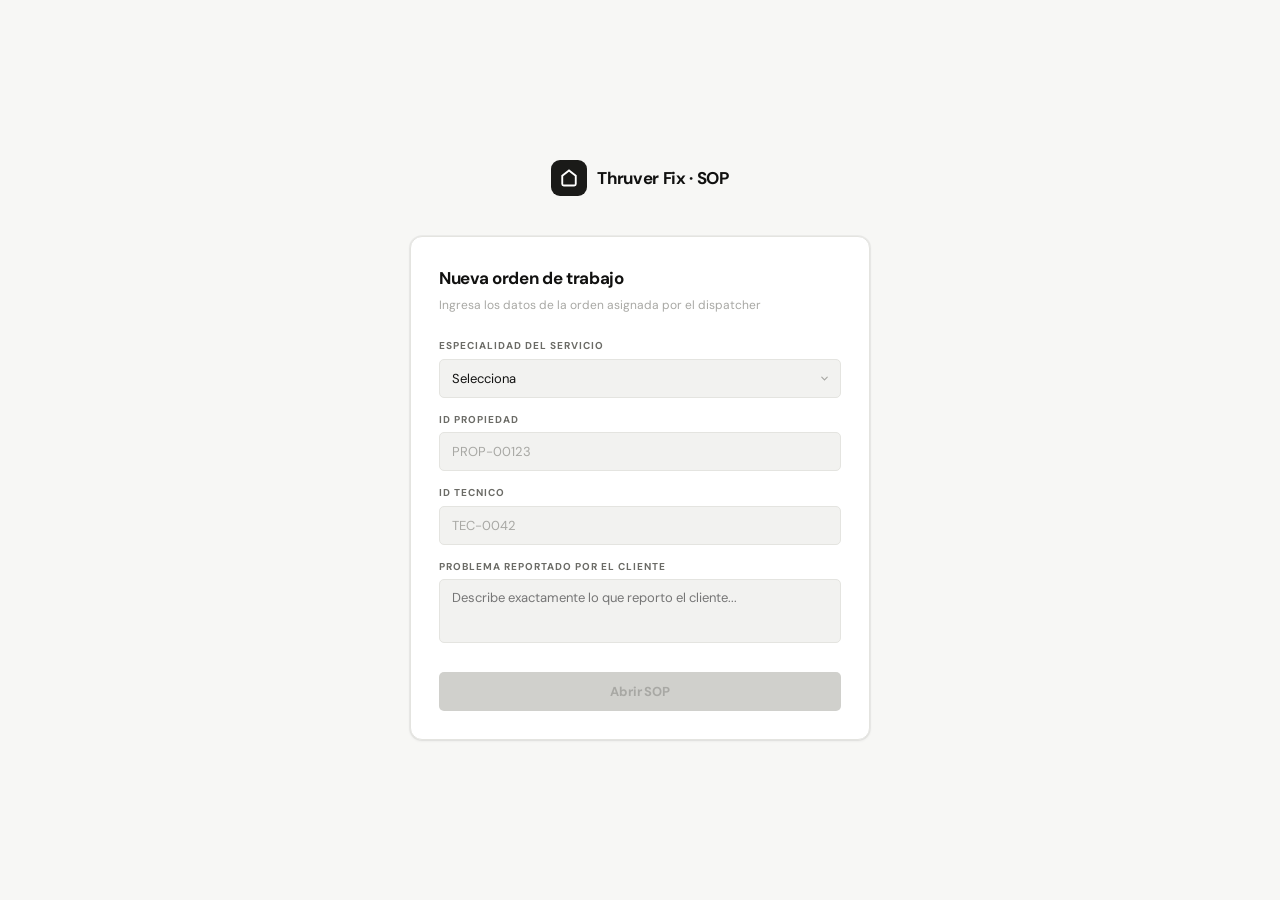
<file: sop.html>
<!DOCTYPE html>
<html lang="es">
<head>
<meta charset="UTF-8">
<meta name="viewport" content="width=device-width, initial-scale=1.0">
<meta name="theme-color" content="#1a1a18">
<meta name="mobile-web-app-capable" content="yes">
<meta name="apple-mobile-web-app-capable" content="yes">
<meta name="apple-mobile-web-app-status-bar-style" content="default">
<meta name="apple-mobile-web-app-title" content="Thruver Field">
<link rel="manifest" href="data:application/json;charset=utf-8,{
  &quot;name&quot;:&quot;Thruver Field SOP&quot;,
  &quot;short_name&quot;:&quot;Thruver&quot;,
  &quot;description&quot;:&quot;SOP de campo para tecnicos Thruver Fix&quot;,
  &quot;start_url&quot;:&quot;.&quot;,
  &quot;display&quot;:&quot;standalone&quot;,
  &quot;background_color&quot;:&quot;#f7f7f5&quot;,
  &quot;theme_color&quot;:&quot;#1a1a18&quot;,
  &quot;orientation&quot;:&quot;portrait&quot;,
  &quot;icons&quot;:[{&quot;src&quot;:&quot;data:image/svg+xml,%3Csvg xmlns='http://www.w3.org/2000/svg' viewBox='0 0 100 100'%3E%3Crect width='100' height='100' rx='20' fill='%231a1a18'/%3E%3Cpath d='M20 45 L50 20 L80 45 V80 a4 4 0 01-4 4H24a4 4 0 01-4-4Z' fill='none' stroke='white' stroke-width='5' stroke-linejoin='round'/%3E%3C/svg%3E&quot;,&quot;sizes&quot;:&quot;any&quot;,&quot;type&quot;:&quot;image/svg+xml&quot;}]
}">
<title>Thruver · SOP</title>
<link rel="stylesheet" href="shared.css">
<style>

:root{
  --canvas:#f7f7f5;--surface:#fff;--surface-2:#f2f2f0;
  --border:#e4e4e0;--border-2:#d0d0cc;
  --text:#111110;--text-2:#6b6b66;--text-3:#a8a8a4;
  --accent:#1a1a18;
  --blue:#1d6bf3;--blue-bg:#dbeafe;
  --green:#16a34a;--green-bg:#dcfce7;
  --amber:#c27803;--amber-bg:#fef9c3;
  --red:#dc2626;--red-bg:#fee2e2;
  --r:8px;--rs:5px;
  --shadow:0 1px 3px rgba(0,0,0,0.07),0 0 0 1px rgba(0,0,0,0.04);
  --spec-color:#1d6bf3;
}
html{font-size:14px;}
body{background:var(--canvas);color:var(--text);font-family:'DM Sans',sans-serif;min-height:100vh;line-height:1.55}

/* ── DISPATCH ── */
#dispatch{min-height:100vh;display:flex;flex-direction:column;align-items:center;justify-content:center;padding:32px 16px}
.d-logo{display:flex;align-items:center;gap:10px;margin-bottom:40px}
.d-logomark{width:36px;height:36px;background:var(--accent);border-radius:9px;display:flex;align-items:center;justify-content:center}
.d-logoname{font-size:17px;font-weight:700;letter-spacing:-0.02em}
.d-card{background:var(--surface);border:1px solid var(--border);border-radius:12px;padding:28px;width:100%;max-width:460px;box-shadow:var(--shadow)}
.d-title{font-size:17px;font-weight:700;letter-spacing:-0.02em;margin-bottom:4px}
.d-sub{font-size:12px;color:var(--text-3);margin-bottom:24px}
.d-field{margin-bottom:14px}
.d-label{font-size:10px;font-weight:700;text-transform:uppercase;letter-spacing:0.1em;color:var(--text-2);margin-bottom:5px;display:block}
.d-input{background:var(--surface-2);border:1.5px solid var(--border);border-radius:var(--rs);color:var(--text);font-family:'DM Sans',sans-serif;font-size:13px;padding:10px 12px;width:100%;outline:none;transition:border-color 0.15s;-webkit-appearance:none;appearance:none}
.d-input:focus{border-color:var(--blue);background:var(--surface);box-shadow:0 0 0 3px rgba(29,107,243,0.1)}
.d-input::placeholder{color:var(--text-3)}
select.d-input{background-image:url("data:image/svg+xml,%3Csvg xmlns='http://www.w3.org/2000/svg' width='11' height='11' viewBox='0 0 24 24' fill='none' stroke='%23a8a8a4' stroke-width='2.5' stroke-linecap='round'%3E%3Cpolyline points='6 9 12 15 18 9'/%3E%3C/svg%3E");background-repeat:no-repeat;background-position:right 10px center;padding-right:32px;cursor:pointer}
.d-problema-input{width:100%;background:var(--surface-2);border:1.5px solid var(--border);border-radius:var(--rs);color:var(--text);font-family:'DM Sans',sans-serif;font-size:13px;padding:9px 12px;outline:none;resize:none;min-height:64px;transition:border-color 0.15s}
.d-problema-input:focus{border-color:var(--blue);background:var(--surface);box-shadow:0 0 0 3px rgba(29,107,243,0.1)}
.d-btn{background:var(--accent);color:#fff;font-size:13px;font-weight:700;width:100%;padding:11px;border-radius:var(--rs);border:none;cursor:pointer;font-family:'DM Sans',sans-serif;margin-top:8px;letter-spacing:-0.01em;transition:background 0.15s}
.d-btn:hover{background:#2d2d2b}
.d-btn:disabled{background:var(--border-2);color:var(--text-3);cursor:not-allowed}

/* ── RAIL ── */
.rail{position:fixed;top:0;left:0;right:0;z-index:200;height:3px;background:var(--border)}
.rail-fill{height:100%;background:var(--spec-color);transition:width 0.5s cubic-bezier(0.25,1,0.5,1)}

/* ── SHELL ── */
.shell{display:grid;grid-template-columns:240px 1fr;min-height:100vh;padding-top:3px}

/* ── SIDEBAR ── */
.sidebar{background:var(--surface);border-right:1px solid var(--border);padding:0;position:sticky;top:3px;height:calc(100vh - 3px);overflow-y:auto;display:flex;flex-direction:column}
.sb-brand{padding:18px 20px 16px;border-bottom:1px solid var(--border)}
.sb-logo{display:flex;align-items:center;gap:8px;margin-bottom:10px}
.sb-logomark{width:26px;height:26px;border-radius:6px;display:flex;align-items:center;justify-content:center;flex-shrink:0}
.sb-logoname{font-size:12px;font-weight:700;letter-spacing:-0.01em}
.sb-service{font-size:11px;font-weight:600;color:var(--text-2);margin-bottom:3px}
.sb-problema{font-size:11px;color:var(--text-3);line-height:1.4;display:-webkit-box;-webkit-line-clamp:2;-webkit-box-orient:vertical;overflow:hidden}
.sb-steps{padding:8px 0;flex:1}
.sb-group{font-size:9px;font-weight:700;text-transform:uppercase;letter-spacing:0.12em;color:var(--text-3);padding:10px 20px 4px}
.sb-step{display:flex;align-items:flex-start;gap:9px;padding:7px 16px 7px 20px;cursor:pointer;position:relative;transition:background 0.1s}
.sb-step::before{content:'';position:absolute;left:0;top:0;bottom:0;width:2px;background:transparent;transition:background 0.2s}
.sb-step.active::before{background:var(--spec-color)}
.sb-step.active{background:rgba(29,107,243,0.04)}
.sb-step.complete::before{background:var(--green)}
.sb-step.blocked::before{background:var(--red)}
.sb-node{width:17px;height:17px;min-width:17px;border-radius:50%;border:1.5px solid var(--border-2);background:var(--surface);display:flex;align-items:center;justify-content:center;margin-top:2px;font-size:8px;font-weight:700;color:var(--text-3);transition:all 0.2s;font-family:'DM Mono',monospace}
.sb-step.active .sb-node{border-color:var(--spec-color);background:var(--spec-color);color:#fff}
.sb-step.complete .sb-node{border-color:var(--green);background:var(--green);color:#fff}
.sb-step.blocked .sb-node{border-color:var(--red);background:var(--red);color:#fff}
.sb-step-name{font-size:12px;font-weight:500;color:var(--text-3);line-height:1.35;transition:color 0.15s}
.sb-step.active .sb-step-name{color:var(--text);font-weight:600}
.sb-step.complete .sb-step-name{color:var(--green)}
.sb-footer{padding:14px 20px;border-top:1px solid var(--border);margin-top:auto}
.sb-meta{font-family:'DM Mono',monospace;font-size:10px;color:var(--text-3);line-height:1.6}
.sb-progress{display:flex;justify-content:space-between;font-size:10px;color:var(--text-3);margin-bottom:4px}
.sb-bar{height:3px;background:var(--border);border-radius:2px;overflow:hidden}
.sb-bar-fill{height:100%;background:var(--spec-color);border-radius:2px;transition:width 0.4s ease}

/* ── MAIN ── */
.main{padding:36px 48px;max-width:760px}
.step-eyebrow{font-size:10px;font-weight:700;text-transform:uppercase;letter-spacing:0.1em;color:var(--spec-color);margin-bottom:6px;display:flex;align-items:center;gap:8px}
.eyebrow-line{flex:1;height:1px;background:var(--blue-bg);max-width:36px}
.step-title{font-size:22px;font-weight:700;letter-spacing:-0.03em;margin-bottom:7px;line-height:1.2}
.step-desc{font-size:13px;color:var(--text-2);line-height:1.65;max-width:500px;margin-bottom:28px}

/* Problema card — el motivo de la visita */
.problema-card{background:var(--surface-2);border:1px solid var(--border);border-radius:var(--r);padding:12px 14px;margin-bottom:24px;display:flex;gap:10px;align-items:flex-start}
.problema-dot{width:6px;height:6px;border-radius:50%;background:var(--spec-color);flex-shrink:0;margin-top:5px}
.problema-label{font-size:9px;font-weight:700;text-transform:uppercase;letter-spacing:0.1em;color:var(--text-3);margin-bottom:2px}
.problema-text{font-size:13px;font-weight:500;color:var(--text);line-height:1.4}

/* Block alert */
.block-alert{background:#fff8f8;border:1.5px solid var(--red);border-radius:var(--r);padding:14px 16px;margin-bottom:20px;display:none}
.block-alert.show{display:block;animation:slideIn 0.2s ease}
.ba-label{font-size:9px;font-weight:800;text-transform:uppercase;letter-spacing:0.12em;color:var(--red);margin-bottom:5px;display:flex;align-items:center;gap:5px}
.ba-msg{font-size:13px;font-weight:500;color:#7f1d1d;line-height:1.5;margin-bottom:4px}
.ba-action{font-size:11px;color:var(--red);font-style:italic}

/* Warn alert */
.warn-alert{background:#fffef0;border:1px solid #f0d060;border-radius:var(--r);padding:10px 14px;margin-bottom:12px;display:none;gap:8px;align-items:flex-start}
.warn-alert.show{display:flex;animation:slideIn 0.2s ease}
.wa-dot{width:5px;height:5px;border-radius:50%;background:var(--amber);flex-shrink:0;margin-top:5px}
.wa-body{font-size:12px;color:#6b4c00;line-height:1.5}
.wa-sugg{font-size:11px;color:var(--amber);font-weight:600;margin-top:3px}

/* Section divider */
.sec-div{height:1px;background:var(--border);margin:22px 0;position:relative}
.sec-div-label{position:absolute;left:0;top:-8px;background:var(--canvas);padding-right:10px;font-size:9px;font-weight:700;text-transform:uppercase;letter-spacing:0.1em;color:var(--text-3)}

/* Fields */
.fg{display:grid;gap:14px}
.fg-2{grid-template-columns:1fr 1fr}
.fblock{display:flex;flex-direction:column;gap:5px}
.flabel{font-size:10px;font-weight:700;color:var(--text-2);text-transform:uppercase;letter-spacing:0.07em;display:flex;align-items:center;gap:5px}
.freq{width:5px;height:5px;border-radius:50%;background:var(--spec-color)}
.fnote{font-size:10px;color:var(--text-3);font-style:italic;line-height:1.4}
.fnorm{font-family:'DM Mono',monospace;font-size:9px;color:var(--text-3);background:var(--surface-2);border:1px solid var(--border);border-radius:3px;padding:1px 6px;display:inline-block;margin-top:1px}
.iwrap{position:relative}
.finput{background:var(--surface);border:1.5px solid var(--border);border-radius:var(--rs);color:var(--text);font-family:'DM Sans',sans-serif;font-size:13px;padding:8px 34px 8px 10px;width:100%;outline:none;transition:border-color 0.15s,box-shadow 0.15s;-webkit-appearance:none;appearance:none}
.finput[type=number]{font-family:'DM Mono',monospace;font-size:14px;padding-right:52px}
.finput:focus{border-color:var(--spec-color);box-shadow:0 0 0 3px rgba(29,107,243,0.1)}
.finput::placeholder{color:var(--text-3)}
.finput.ok{border-color:var(--green);background:#f8fef9}
.finput.warn{border-color:#d4a017;background:#fffef5}
.finput.err{border-color:var(--red);background:#fff8f8}
select.finput{background-image:url("data:image/svg+xml,%3Csvg xmlns='http://www.w3.org/2000/svg' width='11' height='11' viewBox='0 0 24 24' fill='none' stroke='%23a8a8a4' stroke-width='2.5' stroke-linecap='round'%3E%3Cpolyline points='6 9 12 15 18 9'/%3E%3C/svg%3E");background-repeat:no-repeat;background-position:right 10px center;cursor:pointer;padding-right:32px}
textarea.finput{resize:vertical;min-height:68px;padding-right:10px}
.unit{position:absolute;right:10px;top:50%;transform:translateY(-50%);font-family:'DM Mono',monospace;font-size:10px;color:var(--text-3);background:var(--surface-2);border:1px solid var(--border);border-radius:3px;padding:1px 5px;pointer-events:none}
.sicon{position:absolute;right:10px;top:50%;transform:translateY(-50%);width:16px;height:16px;border-radius:50%;display:none;align-items:center;justify-content:center;pointer-events:none}
.sicon.show{display:flex}
.sicon.ok{background:var(--green-bg)}.sicon.warn{background:var(--amber-bg)}.sicon.err{background:var(--red-bg)}
.vmsg{display:none;font-size:10px;font-weight:600;padding:2px 7px;border-radius:3px;align-items:center;gap:4px;margin-top:3px}
.vmsg.show{display:flex}
.vmsg.ok{color:#14532d;background:var(--green-bg)}.vmsg.warn{color:#713f12;background:var(--amber-bg)}.vmsg.err{color:#7f1d1d;background:var(--red-bg)}

/* Scale */
.scale-wrap{display:flex;gap:4px;margin-top:2px}
.sbn{flex:1;padding:7px 4px;border:1.5px solid var(--border);border-radius:var(--rs);background:var(--surface);color:var(--text-3);font-size:12px;font-weight:600;cursor:pointer;text-align:center;transition:all 0.15s;font-family:'DM Sans',sans-serif}
.sbn:hover{border-color:var(--border-2);color:var(--text-2)}
.sbn.s1{background:#fff2f2;border-color:var(--red);color:var(--red)}
.sbn.s2{background:#fff7ed;border-color:#f97316;color:#c2410c}
.sbn.s3{background:var(--amber-bg);border-color:var(--amber);color:var(--amber)}
.sbn.s4{background:#f0fdf4;border-color:var(--green);color:var(--green)}
.sbn.s5{background:var(--green-bg);border-color:var(--green);color:var(--green)}
.scale-labels{display:flex;justify-content:space-between;font-size:9px;color:var(--text-3);margin-top:3px}

/* Checklist */
.clist{display:flex;flex-direction:column;gap:5px}
.citem{display:flex;align-items:flex-start;gap:9px;padding:10px 12px;background:var(--surface);border:1.5px solid var(--border);border-radius:var(--r);cursor:pointer;user-select:none;transition:all 0.15s}
.citem:hover{border-color:var(--border-2)}
.citem.checked{border-color:var(--green);background:var(--green-bg)}
.citem.mandatory{border-left:3px solid var(--spec-color)}
.citem.mandatory.checked{border-left:3px solid var(--green)}
.cbox{width:17px;height:17px;min-width:17px;border-radius:3px;border:1.5px solid var(--border-2);background:var(--surface);display:flex;align-items:center;justify-content:center;transition:all 0.15s;margin-top:1px}
.citem.checked .cbox{background:var(--green);border-color:var(--green)}
.cmark{display:none}.citem.checked .cmark{display:block}
.ctext{flex:1}
.clabel{font-size:13px;font-weight:500;color:var(--text);line-height:1.35}
.cnote{font-size:10px;color:var(--text-3);margin-top:1px;line-height:1.4}
.ctag{font-size:8px;font-weight:700;text-transform:uppercase;letter-spacing:0.08em;background:var(--blue-bg);color:var(--blue);border-radius:3px;padding:1px 5px;margin-left:5px;vertical-align:middle}

/* Vitals grid */
.vitals-grid{display:grid;grid-template-columns:repeat(3,1fr);gap:8px;margin-bottom:20px}
.vcard{background:var(--surface);border:1px solid var(--border);border-radius:var(--r);padding:12px}
.vval{font-family:'DM Mono',monospace;font-size:18px;font-weight:600;letter-spacing:-0.02em;margin-bottom:2px}
.vval.ok{color:var(--green)}.vval.warn{color:var(--amber)}.vval.err{color:var(--red)}.vval.neutral{color:var(--text)}
.vlabel{font-size:9px;color:var(--text-3);text-transform:uppercase;letter-spacing:0.06em;font-weight:500}
.vnorm{font-size:9px;font-family:'DM Mono',monospace;color:var(--text-3);margin-top:2px}

/* Score */
.score-wrap{background:var(--accent);border-radius:var(--r);padding:18px 22px;margin-bottom:18px;display:flex;align-items:center;gap:20px}
.score-ring{position:relative;width:64px;height:64px;flex-shrink:0}
.score-ring svg{transform:rotate(-90deg)}
.score-val{position:absolute;inset:0;display:flex;align-items:center;justify-content:center;font-family:'DM Mono',monospace;font-size:17px;font-weight:700}
.score-info-title{font-size:14px;font-weight:700;color:#fff;margin-bottom:3px}
.score-info-sub{font-size:11px;color:rgba(255,255,255,0.4);line-height:1.5}

/* Findings */
.findings{display:flex;flex-direction:column;gap:5px;margin-bottom:18px}
.finding{display:flex;align-items:flex-start;gap:8px;padding:9px 12px;border-radius:var(--rs);border:1px solid;font-size:12px;line-height:1.5}
.finding.err{background:#fff8f8;border-color:#fecaca;color:#7f1d1d}
.finding.warn{background:#fffef5;border-color:#fde68a;color:#713f12}
.finding.ok{background:#f8fef9;border-color:#bbf7d0;color:#14532d}
.fdot{width:5px;height:5px;border-radius:50%;flex-shrink:0;margin-top:6px}
.finding.err .fdot{background:var(--red)}.finding.warn .fdot{background:var(--amber)}.finding.ok .fdot{background:var(--green)}
.fref{font-size:9px;font-family:'DM Mono',monospace;opacity:0.4;margin-left:auto;white-space:nowrap;padding-left:8px}

/* Context card */
.ctx-card{background:var(--blue-bg);border:1px solid #bfdbfe;border-radius:var(--r);padding:14px;margin-bottom:16px;display:none}
.ctx-grid{display:grid;grid-template-columns:repeat(3,1fr);gap:7px;margin-top:10px}
.ctx-item{background:var(--surface);border:1px solid var(--border);border-radius:var(--rs);padding:9px}
.ctx-val{font-family:'DM Mono',monospace;font-size:14px;font-weight:600;color:var(--green);margin-bottom:1px}
.ctx-label{font-size:9px;color:var(--text-3);text-transform:uppercase;letter-spacing:0.06em}

/* JSON block */
.json-block{background:#fafaf8;border:1px solid var(--border);border-radius:var(--r);padding:12px;font-family:'DM Mono',monospace;font-size:10px;color:var(--text-2);white-space:pre;overflow-x:auto;line-height:1.6;max-height:240px;overflow-y:auto;margin-bottom:14px}

/* Nav */
.nav-row{display:flex;align-items:center;justify-content:space-between;margin-top:28px;padding-top:22px;border-top:1px solid var(--border)}
.btn{display:inline-flex;align-items:center;gap:5px;padding:8px 16px;border-radius:var(--rs);font-size:12px;font-weight:600;cursor:pointer;border:none;transition:all 0.15s;font-family:'DM Sans',sans-serif;letter-spacing:-0.01em}
.btn-ghost{background:transparent;color:var(--text-2);border:1.5px solid var(--border)}
.btn-ghost:hover{background:var(--surface-2);color:var(--text)}
.btn-primary{background:var(--accent);color:#fff}
.btn-primary:hover{background:#2d2d2b}
.btn-primary:disabled{background:var(--border-2);color:var(--text-3);cursor:not-allowed}
.btn-export{background:var(--spec-color);color:#fff}
.btn-export:hover{opacity:0.9}
.step-ctr{font-size:11px;color:var(--text-3);font-family:'DM Mono',monospace}

/* ═══════════════════════════════════
   MOBILE FIELD MODE — 768px y menor
   Misma estructura, optimizada para
   celular en campo con luz solar
═══════════════════════════════════ */
@media (max-width: 768px) {

  /* Ocultar sidebar — navegacion por botones */
  .sidebar { display: none !important; }

  /* Shell en columna unica */
  .shell { grid-template-columns: 1fr !important; }

  /* Main — padding comodo para pulgar */
  .main { padding: 16px 16px 100px !important; max-width: 100% !important; }

  /* Rail mas grueso — visible */
  .rail { height: 4px !important; }

  /* ── HEADER MOVIL FIJO ── */
  .mobile-hdr {
    display: flex !important;
  }

  /* Step header compacto */
  .step-eyebrow { font-size: 10px !important; margin-bottom: 4px !important; }
  .step-title { font-size: 20px !important; letter-spacing: -0.025em !important; }
  .step-desc { font-size: 13px !important; margin-bottom: 20px !important; }

  /* Problema del cliente — siempre visible */
  .problema-card { padding: 10px 12px !important; margin-bottom: 18px !important; }
  .problema-text { font-size: 12px !important; }

  /* ── CAMPOS ── */
  .fg-2 { grid-template-columns: 1fr !important; }

  /* Inputs grandes para pulgar */
  .finput {
    font-size: 16px !important; /* evita zoom en iOS */
    padding: 14px 12px !important;
    border-radius: 8px !important;
    min-height: 50px !important;
  }
  .finput[type=number] {
    font-family: 'DM Mono', monospace !important;
    font-size: 24px !important;
    padding: 14px 56px 14px 14px !important;
    letter-spacing: -0.01em !important;
  }
  .unit { font-size: 12px !important; right: 12px !important; }
  .sicon { right: 8px !important; }

  /* Select con altura comoda */
  select.finput {
    min-height: 50px !important;
    padding-right: 36px !important;
  }

  /* Textarea */
  textarea.finput { min-height: 88px !important; }

  /* Labels */
  .flabel { font-size: 11px !important; margin-bottom: 2px !important; }
  .fnote  { font-size: 11px !important; }
  .fnorm  { font-size: 10px !important; }

  /* Validation messages — mas grandes */
  .vmsg.show { font-size: 12px !important; padding: 5px 10px !important; }
  .warn-alert.show { padding: 10px 12px !important; }
  .wa-body { font-size: 13px !important; }

  /* ── ESCALAS — botones mas grandes ── */
  .sbn {
    padding: 16px 4px !important;
    font-size: 16px !important;
    border-radius: 8px !important;
    min-height: 52px !important;
  }
  .scale-labels { font-size: 10px !important; }

  /* ── CHECKLIST — items grandes para pulgar ── */
  .citem {
    padding: 14px 12px !important;
    border-radius: 10px !important;
    gap: 12px !important;
  }
  .cbox {
    width: 24px !important;
    height: 24px !important;
    min-width: 24px !important;
    border-radius: 6px !important;
  }
  .clabel { font-size: 14px !important; }
  .cnote  { font-size: 11px !important; }

  /* ── ALERTAS ── */
  .block-alert { padding: 14px !important; border-radius: 10px !important; }
  .ba-msg { font-size: 15px !important; }
  .ba-action { font-size: 13px !important; }
  .warn-alert { border-radius: 8px !important; }

  /* ── CONTEXT CARD ── */
  .ctx-card { padding: 12px !important; }
  .ctx-grid { grid-template-columns: 1fr 1fr !important; gap: 6px !important; }
  .ctx-val { font-size: 13px !important; }

  /* ── SECCION DIVIDER ── */
  .sec-div { margin: 18px 0 !important; }

  /* ── EXPORT / VITALS ── */
  .vitals-grid { grid-template-columns: 1fr 1fr !important; gap: 7px !important; }
  .vval { font-size: 16px !important; }
  .score-wrap { padding: 14px 16px !important; gap: 14px !important; }
  .score-ring { width: 56px !important; height: 56px !important; }
  .score-info-title { font-size: 13px !important; }
  .json-block { font-size: 9px !important; max-height: 160px !important; }

  /* ── NAV BUTTONS — barra fija al fondo ── */
  .nav-row {
    position: fixed !important;
    bottom: 0 !important;
    left: 0 !important;
    right: 0 !important;
    background: var(--canvas) !important;
    border-top: 1px solid var(--border) !important;
    padding: 10px 16px calc(env(safe-area-inset-bottom, 0px) + 10px) !important;
    margin-top: 0 !important;
    z-index: 50 !important;
    display: flex !important;
    align-items: center !important;
    justify-content: space-between !important;
  }
  .btn { 
    padding: 14px 20px !important; 
    font-size: 14px !important; 
    border-radius: 8px !important;
    min-height: 48px !important;
  }
  .btn-primary { flex: 1 !important; justify-content: center !important; margin-left: 10px !important; }
  .btn-ghost { min-width: 80px !important; }
  .step-ctr { font-size: 11px !important; }

  /* ── DISPATCH MOVIL ── */
  #dispatch { padding: 24px 20px !important; }
  .d-card { padding: 24px 20px !important; max-width: 100% !important; }
  .d-inp {
    font-size: 16px !important;
    padding: 14px !important;
    min-height: 50px !important;
  }
  select.d-inp { min-height: 50px !important; }
  textarea.d-inp { min-height: 80px !important; }
  .d-btn {
    padding: 16px !important;
    font-size: 16px !important;
    min-height: 52px !important;
  }
}

/* ── HEADER MOVIL — se muestra solo en mobile ── */
.mobile-hdr {
  display: none;
  position: sticky;
  top: 3px;
  z-index: 100;
  background: var(--surface);
  border-bottom: 1px solid var(--border);
  padding: 10px 16px;
  align-items: center;
  gap: 10px;
  box-shadow: 0 1px 4px rgba(0,0,0,0.06);
}
.mhdr-mark {
  width: 24px; height: 24px; border-radius: 6px;
  display: flex; align-items: center; justify-content: center;
  flex-shrink: 0;
}
.mhdr-service { font-size: 12px; font-weight: 700; flex: 1; }
.mhdr-step { font-family: 'DM Mono', monospace; font-size: 10px; color: var(--text-3); }
/* Barra de progreso mobile */
.mobile-prog {
  display: none;
  height: 3px;
  background: var(--border);
  position: sticky;
  top: calc(3px + 44px);
  z-index: 99;
}
@media (max-width: 768px) {
  .mobile-prog { display: block; }
  .mobile-prog-fill { height: 100%; background: var(--spec-color); transition: width 0.4s ease; }
}
</style>
</head>
<body>

<!-- ═══════════ DISPATCH ═══════════ -->
<div id="dispatch">
  <div class="d-logo">
    <div class="d-logomark"><svg width="18" height="18" viewBox="0 0 24 24" fill="none" stroke="#fff" stroke-width="2.5" stroke-linecap="round"><path d="M3 9l9-7 9 7v11a2 2 0 01-2 2H5a2 2 0 01-2-2z"/></svg></div>
    <span class="d-logoname">Thruver Fix · SOP</span>
  </div>
  <div class="d-card">
    <div class="d-title">Nueva orden de trabajo</div>
    <div class="d-sub">Ingresa los datos de la orden asignada por el dispatcher</div>
    <div class="d-field">
      <label class="d-label">Especialidad del servicio</label>
      <select class="d-input" id="d_service" onchange="checkDispatch()">
        <option value="">Selecciona</option>
        <option value="hvac">HVAC / Minisplit</option>
        <option value="electrico">Electrico</option>
        <option value="plomeria">Plomeria</option>
        <option value="carpinteria">Carpinteria</option>
        <option value="pintura">Pintura</option>
        <option value="impermeabilizacion">Impermeabilizacion</option>
      </select>
    </div>
    <div class="d-field">
      <label class="d-label">ID Propiedad</label>
      <input class="d-input" id="d_prop" placeholder="PROP-00123" oninput="checkDispatch()">
    </div>
    <div class="d-field">
      <label class="d-label">ID Tecnico</label>
      <input class="d-input" id="d_tec" placeholder="TEC-0042" oninput="checkDispatch()">
    </div>
    <div class="d-field">
      <label class="d-label">Problema reportado por el cliente</label>
      <textarea class="d-problema-input" id="d_problema" placeholder="Describe exactamente lo que reporto el cliente..." oninput="checkDispatch()"></textarea>
    </div>
    <button class="d-btn" id="d_btn" onclick="launchSOP()" disabled>Abrir SOP</button>
  </div>
</div>

<!-- ═══════════ SOP SHELL ═══════════ -->
<div id="sop_shell" style="display:none">
  <div class="rail"><div class="rail-fill" id="rail" style="width:0%"></div></div>
  <!-- MOBILE HEADER — solo visible en celular -->
<div class="mobile-hdr" id="mob_hdr">
  <div class="mhdr-mark" id="mob_mark">
    <svg width="12" height="12" viewBox="0 0 24 24" fill="none" stroke="#fff" stroke-width="2.5" stroke-linecap="round"><path d="M3 9l9-7 9 7v11a2 2 0 01-2 2H5a2 2 0 01-2-2z"/></svg>
  </div>
  <div class="mhdr-service" id="mob_service">—</div>
  <div class="mhdr-step" id="mob_step">—</div>
</div>
<div class="mobile-prog" id="mob_prog"><div class="mobile-prog-fill" id="mob_prog_fill" style="width:0%"></div></div>

<div class="shell">
    <aside class="sidebar">
      <div class="sb-brand">
        <div class="sb-logo">
          <div class="sb-logomark" id="sb_logomark"><svg width="13" height="13" viewBox="0 0 24 24" fill="none" stroke="#fff" stroke-width="2.5" stroke-linecap="round"><path d="M3 9l9-7 9 7v11a2 2 0 01-2 2H5a2 2 0 01-2-2z"/></svg></div>
          <span class="sb-logoname">Thruver Fix</span>
        </div>
        <div class="sb-service" id="sb_service">—</div>
        <div class="sb-problema" id="sb_problema">—</div>
      </div>
      <div class="sb-steps" id="sb_steps"></div>
      <div class="sb-footer">
        <div class="sb-progress">
          <span>Progreso</span><span id="sb_pct">0%</span>
        </div>
        <div class="sb-bar"><div class="sb-bar-fill" id="sb_bar" style="width:0%"></div></div>
        <div class="sb-meta" style="margin-top:10px" id="sb_meta">—</div>
      </div>
    </aside>
    <main class="main" id="main_area"></main>
  </div>
</div>

<script>
// ═══════════════════════════════════════════════════════════════
// THRESHOLDS ENGINE — calibra con datos de placa
// ═══════════════════════════════════════════════════════════════
const VOLTAGE_SPECS = {
  127:{ok:[120,134],warn_lo:[114,120],warn_hi:[134,140],block_lo:114,block_hi:140},
  220:{ok:[209,231],warn_lo:[198,209],warn_hi:[231,242],block_lo:198,block_hi:242},
  230:{ok:[218,242],warn_lo:[207,218],warn_hi:[242,253],block_lo:207,block_hi:253},
  240:{ok:[228,252],warn_lo:[216,228],warn_hi:[252,264],block_lo:216,block_hi:264},
};
const PRESSURE_SPECS = {
  'R-410A':{low:{ok:[58,80],warn_lo:[40,58],warn_hi:[80,95]},high:{ok:[240,350],warn_lo:[180,240],warn_hi:[350,420]}},
  'R-32'  :{low:{ok:[100,130],warn_lo:[75,100],warn_hi:[130,155]},high:{ok:[350,450],warn_lo:[280,350],warn_hi:[450,520]}},
  'R-22'  :{low:{ok:[55,70],warn_lo:[40,55],warn_hi:[70,85]},high:{ok:[200,275],warn_lo:[150,200],warn_hi:[275,320]}},
};
let THR = {vn:127,ref:'R-410A',an:null,sv:VOLTAGE_SPECS[127],sp:PRESSURE_SPECS['R-410A'],ta:null};

function updateTHR(){
  const vn=parseInt(SD['voltaje_nominal'])||127;
  const ref=SD['refrigerante']||'R-410A';
  const an=parseFloat(SD['amperaje_nominal_placa'])||null;
  const ta=parseFloat(SD['temp_ambiente'])||null;
  const kv=Object.keys(VOLTAGE_SPECS).reduce((p,c)=>Math.abs(c-vn)<Math.abs(p-vn)?c:p);
  THR={vn,ref,an,sv:VOLTAGE_SPECS[kv]||VOLTAGE_SPECS[127],sp:PRESSURE_SPECS[ref]||PRESSURE_SPECS['R-410A'],ta};
  if(ta!==null) THR.sp=calcPressuresByTemp(ref,ta);
  renderCtxCard();
}

function calcPressuresByTemp(ref,ta){
  const Tc=ta+15, Te=Math.min(ta-10,12);
  const poly={'R-410A':[4.926,0.2678,0.003124],'R-32':[5.784,0.2845,0.00298],'R-22':[3.85,0.2213,0.002456]};
  const p=poly[ref]||poly['R-410A'];
  const pHigh=Math.round((p[0]+p[1]*Tc+p[2]*Tc*Tc)*14.504);
  const pLow =Math.round((p[0]+p[1]*Te+p[2]*Te*Te)*14.504);
  return{low:{ok:[Math.round(pLow*.9),Math.round(pLow*1.1)],warn_lo:[Math.round(pLow*.8),Math.round(pLow*.9)],warn_hi:[Math.round(pLow*1.1),Math.round(pLow*1.2)],calc:true,Tc,Te},
         high:{ok:[Math.round(pHigh*.9),Math.round(pHigh*1.1)],warn_lo:[Math.round(pHigh*.8),Math.round(pHigh*.9)],warn_hi:[Math.round(pHigh*1.1),Math.round(pHigh*1.2)],calc:true,Tc,Te}};
}

function renderCtxCard(){
  const card=document.getElementById('ctx_card');
  if(!card) return;
  if(!SD['voltaje_nominal']&&!SD['refrigerante']){card.style.display='none';return;}
  const sv=THR.sv, sp=THR.sp, ref=THR.ref.split(' ')[0];
  const isCalc=sp?.low?.calc;
  card.style.display='block';
  card.innerHTML=`
    <div style="display:flex;justify-content:space-between;align-items:flex-start;margin-bottom:10px;gap:10px">
      <div>
        <div style="font-size:10px;font-weight:700;text-transform:uppercase;letter-spacing:0.1em;color:var(--blue);margin-bottom:4px">Lo que debes ver al medir</div>
        <div style="font-size:11px;color:${isCalc?'var(--green)':'var(--amber)'};line-height:1.4">
          ${isCalc
            ? `Rangos calculados para ${THR.ta}°C exterior. Son precisos para las condiciones de hoy.`
            : `Rangos aproximados — validos en condiciones normales. Para mayor precision, ingresa la temperatura exterior en el Paso 4 (Mediciones en operacion) y estos rangos se recalcularan automaticamente.`}
        </div>
      </div>
      <span style="font-size:9px;font-weight:700;text-transform:uppercase;letter-spacing:.06em;background:${isCalc?'var(--green-bg)':'var(--amber-bg)'};color:${isCalc?'var(--green)':'var(--amber)'};padding:3px 9px;border-radius:100px;border:1px solid ${isCalc?'#bbf7d0':'#fde68a'};white-space:nowrap;flex-shrink:0">${isCalc?`Calculado · ${THR.ta}°C`:'Referencia aproximada'}</span>
    </div>
    <div class="ctx-grid">
      <div class="ctx-item"><div class="ctx-val">${sv.ok[0]}–${sv.ok[1]}V</div><div class="ctx-label">Voltaje optimo</div><div style="font-size:9px;color:var(--text-3)">Nominal ${THR.vn}V ±5%</div></div>
      <div class="ctx-item"><div class="ctx-val">${sp.low.ok[0]}–${sp.low.ok[1]} PSI</div><div class="ctx-label">Presion baja (${ref})</div><div style="font-size:9px;color:var(--text-3)">${isCalc?`Te≈${sp.low.Te}°C`:'±10% en temperatura extrema'}</div></div>
      <div class="ctx-item"><div class="ctx-val">${sp.high.ok[0]}–${sp.high.ok[1]} PSI</div><div class="ctx-label">Presion alta (${ref})</div><div style="font-size:9px;color:var(--text-3)">${isCalc?`Tc≈${sp.high.Tc}°C`:'±10% en temperatura extrema'}</div></div>
      ${THR.an?`<div class="ctx-item"><div class="ctx-val">${(THR.an*.95).toFixed(1)}–${(THR.an*1.1).toFixed(1)}A</div><div class="ctx-label">Amperaje esperado</div><div style="font-size:9px;color:var(--text-3)">Nominal ${THR.an}A de placa</div></div>`:''}
    </div>`;
}

// ═══════════════════════════════════════════════════════════════
// SOP LIBRARY — un JSON por especialidad
// ═══════════════════════════════════════════════════════════════
const SOPS = {

// ── HVAC ─────────────────────────────────────────────────────
hvac:{
  id:'sop_hvac_v1', service:'HVAC / Minisplit', color:'#0ea5e9', icon:'M12 2a10 10 0 100 20A10 10 0 0012 2zm0 4v4l3 3',
  steps:[
    {id:'activo',title:'Datos del activo',desc:'Lee la placa del equipo antes de cualquier intervencion. Estos datos recalibran todos los rangos del SOP.',
     sections:[
       {label:'Orden de trabajo',fields:[
         {id:'prop_id',type:'text',label:'ID Propiedad',req:true},{id:'tec_id',type:'text',label:'ID Tecnico',req:true},
       ]},
       {label:'Placa del equipo — transcribir exactamente',ctxCard:true,fields:[
         {id:'marca',type:'text',label:'Marca',placeholder:'Mirage, Carrier, LG...',req:true,note:'Correlaciona marca con tipo de falla'},
         {id:'modelo',type:'text',label:'Modelo',placeholder:'Ej. EWF261E',req:true,note:'Busca: MODELO en la etiqueta'},
         {id:'serial',type:'text',label:'Numero de serie',placeholder:'S/N o codigo de barras',note:'Trazabilidad del activo'},
         {id:'voltaje_nominal',type:'number',unit:'V',label:'Voltaje nominal',placeholder:'230',req:true,onChange:'thr',
          note:'Busca: VOLTAJE en la placa. Recalibra todos los rangos del SOP'},
         {id:'amperaje_nominal_placa',type:'number',unit:'A',label:'Amperaje nominal',placeholder:'9.6',step:'0.1',req:true,onChange:'thr',
          note:'Busca: AMPERAJE o FLA en la placa'},
         {id:'refrigerante',type:'select',label:'Refrigerante',req:true,onChange:'thr',
          options:['','R-410A','R-32','R-22','No identificado'],
          note:'Busca: REFRIGERANTE. Define los rangos de presion',
          rules:[{cond:v=>v==='R-22',sev:'warn',msg:'Refrigerante descontinuado. No se fabrica ni importa legalmente.',sugg:'Informar al cliente: recarga sera muy costosa. Evaluar reemplazo.'}]},
         {id:'capacidad',type:'select',label:'Capacidad',options:['','9,000 BTU','12,000 BTU','18,000 BTU','23,000 BTU','24,000 BTU','36,000 BTU','Otro']},
         {id:'anio_inst',type:'number',label:'Año de instalacion',placeholder:'2018',req:true,
          note:'Si no esta en la placa, estimar por modelo',
          rules:[{cond:v=>(new Date().getFullYear()-v)>=12,sev:'warn',msg:`Equipo cercano al fin de vida util (12–15 anos).`,sugg:'Incluir evaluacion de reemplazo en el reporte.'}]},
       ]}
     ]},
    {id:'electrico_previo',title:'Seguridad electrica previa',desc:'Medir con el equipo APAGADO. Si el voltaje es critico, el SOP se bloquea — no encender el equipo hasta resolver.',canBlock:true,
     sections:[
       {label:'Mediciones de alimentacion — multimetro',fields:[
         {id:'voltaje_l1',type:'number',unit:'V',label:'Voltaje Linea 1',placeholder:'230',req:true,
          norm:'Calibrado con voltaje nominal de la placa',dynNorm:'v',
          rules:[{cond:v=>{const s=THR.sv;return v<s.block_lo||v>s.block_hi},sev:'block',msg:'Voltaje fuera de norma (±10% del nominal). Riesgo de dano inminente.',act:'No encender el equipo. Revisar tablero o reportar a CFE.'},
                 {cond:v=>{const s=THR.sv;return(v>=s.block_lo&&v<s.ok[0])||(v>s.ok[1]&&v<=s.block_hi)},sev:'warn',msg:'Voltaje fuera del rango optimo (±5%).',sugg:'Documentar y recomendar revision de acometida.'}]},
         {id:'neutro_tierra',type:'number',unit:'V',label:'Voltaje Neutro–Tierra',placeholder:'0.4',step:'0.1',req:true,
          norm:'Causa #1 de quema de tarjetas electronicas',
          rules:[{cond:v=>v>5,sev:'block',msg:'N-T critico. Riesgo inmediato de dano a tarjeta electronica.',act:'No encender. Revisar varilla de tierra fisica antes de continuar.'},
                 {cond:v=>v>2&&v<=5,sev:'warn',msg:'N-T elevado. Puede danar tarjetas con el tiempo.',sugg:'Añadir correccion de varilla de tierra al presupuesto.'}]},
         {id:'frecuencia',type:'number',unit:'Hz',label:'Frecuencia de red',placeholder:'60',
          norm:'Estandar Mexico: 60 Hz',
          rules:[{cond:v=>v<58||v>62,sev:'warn',msg:'Variacion de frecuencia. Puede afectar el inverter.',sugg:'Documentar para historial.'}]},
       ]},
       {label:'Circuito dedicado — inspeccion visual',fields:[
         {id:'breaker',type:'select',label:'Estado del breaker dedicado',
          options:['','Correcto','Sobredimensionado','Subdimensionado — riesgo de disparo','Sin breaker dedicado'],
          rules:[{cond:v=>v.includes('Sin breaker'),sev:'warn',msg:'Sin circuito dedicado.',sugg:'Cotizar instalacion de circuito dedicado.'}]},
         {id:'cableado',type:'select',label:'Cableado',options:['','12 AWG Cobre THW','10 AWG Cobre THW','Aluminio — riesgo en empalmes','Aislamiento deteriorado','No identificado']},
       ]},
     ]},
    {id:'inspeccion',title:'Inspeccion fisica — equipo apagado',desc:'Inspeccion visual y fisica antes de encender. Identifica condiciones que deben corregirse primero.',
     sections:[
       {label:'Unidad interior',fields:[
         {id:'filtro',type:'select',label:'Estado del filtro',req:true,options:['','Limpio','Levemente sucio','Sucio — reduccion de flujo','Muy sucio — obstruccion severa'],
          rules:[{cond:v=>v.includes('Muy sucio'),sev:'warn',msg:'Filtro muy sucio. Reduce eficiencia hasta 40% y puede causar congelamiento.',sugg:'Limpiar filtro antes de cualquier medicion.'}]},
         {id:'filtro_meses',type:'number',unit:'meses',label:'Ultimo cambio de filtro',placeholder:'6',
          rules:[{cond:v=>v>12,sev:'warn',msg:'Filtros sin servicio por mas de 12 meses.',sugg:'Programar limpieza cada 3 meses en Culiacan por el clima.'}]},
         {id:'evaporador',type:'scale',label:'Serpentin evaporador',req:true,scaleLabels:['Critico','Malo','Regular','Bueno','Excelente']},
         {id:'moho',type:'select',label:'Moho en evaporador',options:['','Sin moho','Leve','Moderado — limpiar urgente','Severo — riesgo sanitario'],
          rules:[{cond:v=>v.includes('Severo'),sev:'warn',msg:'Moho severo. Contamina el aire interior.',sugg:'Incluir limpieza quimica con agente antifungico.'}]},
         {id:'drenaje',type:'select',label:'Drenaje de condensado',req:true,options:['','Libre y correcto','Con acumulacion leve','Parcialmente obstruido','Completamente obstruido — goteo activo'],
          rules:[{cond:v=>v.includes('Completamente'),sev:'warn',msg:'Drenaje obstruido — causara goteo.',sugg:'Limpiar drenaje ANTES de cerrar la carcasa al terminar.'}]},
       ]},
       {label:'Unidad exterior',fields:[
         {id:'condensador',type:'scale',label:'Serpentin condensador',req:true,scaleLabels:['Critico','Malo','Regular','Bueno','Excelente'],note:'Condensador sucio = causa mas comun de sobrecalentamiento'},
         {id:'ventilador_ext',type:'select',label:'Ventilador exterior',options:['','Sin ruido ni vibracion','Vibracion leve','Vibracion severa — revisar rodamientos','No gira']},
         {id:'corrosion',type:'select',label:'Corrosion en unidad exterior',options:['','Sin corrosion','Superficial','Moderada — afecta aletas','Severa']},
       ]},
     ]},
    {id:'servicio',title:'Protocolo de servicio',desc:'Los pasos marcados como Obligatorio deben completarse. Son los que garantizan la calidad del servicio.',
     sections:[
       {label:'Limpieza — pasos obligatorios',checklist:[
         {id:'lim_filtro',label:'Limpieza de filtros',note:'Agua, cepillo suave, secado completo antes de reinstalar',mandatory:true},
         {id:'lim_evap',label:'Limpieza de serpentin evaporador',note:'Espuma desengrasante, enjuague, sin residuos',mandatory:true},
         {id:'lim_cond',label:'Limpieza de serpentin condensador',note:'Agua a presion de afuera hacia adentro, aletas sin deformar',mandatory:true},
         {id:'lim_drenaje',label:'Limpieza y verificacion del drenaje',note:'Verificar flujo libre antes de cerrar la carcasa',mandatory:true},
         {id:'lim_bandeja',label:'Limpieza de bandeja de condensado',note:'Eliminar agua estancada y biofilm'},
         {id:'lim_carcasa',label:'Limpieza de carcasa y rejillas'},
       ]},
       {label:'Componentes electricos',checklist:[
         {id:'check_cap',label:'Verificacion del capacitor de arranque',note:'Medir con capacimetro — tolerancia ±5% del valor nominal',mandatory:true},
         {id:'check_con',label:'Revision de conexiones electricas',note:'Ajuste, oxidacion y temperatura de bornes',mandatory:true},
         {id:'check_lub',label:'Lubricacion de rodamientos de ventiladores'},
       ]},
       {label:'Materiales instalados',fields:[
         {id:'refacciones',type:'textarea',label:'Refacciones instaladas',placeholder:'Ej. 1 capacitor 45/5 MFD 370V, filtro G4...'},
       ]},
     ]},
    {id:'operacion',title:'Mediciones en operacion',desc:'Encender y esperar 15 min de operacion estable antes de medir. Estas lecturas determinan la salud real del sistema.',canBlock:true,
     sections:[
       {label:'Condiciones de operacion',fields:[
         {id:'temp_ambiente',type:'number',unit:'°C',label:'Temperatura exterior',placeholder:'38',req:true,onChange:'thr',
          note:'Recalibra los rangos de presion del refrigerante segun la temperatura real',
          rules:[{cond:v=>v>45,sev:'warn',msg:'Temperatura extrema. Equipos residenciales al limite de diseno termico.',sugg:'Documentar — correlacion calor extremo con fallas es dato clave para Culiacan.'}]},
       ]},
       {label:'Circuito de refrigeracion — manometros',fields:[
         {id:'presion_baja',type:'number',unit:'PSI',label:'Presion de succion (baja)',placeholder:'68',req:true,
          norm:'Calculado segun refrigerante y temperatura',dynNorm:'pb',
          rules:[{cond:v=>{const s=THR.sp.low;return v<s.warn_lo[0]},sev:'block',msg:'Presion de succion criticamente baja. Fuga probable o compresor danado.',act:'Detener operacion. Localizar fuga antes de recargar.'},
                 {cond:v=>{const s=THR.sp.low;return(v>=s.warn_lo[0]&&v<s.ok[0])||(v>s.ok[1]&&v<=s.warn_hi[1])},sev:'warn',msg:'Presion de succion fuera del rango optimo.',sugg:'Verificar carga de refrigerante y condiciones de carga termica.'}]},
         {id:'presion_alta',type:'number',unit:'PSI',label:'Presion de descarga (alta)',placeholder:'295',req:true,
          norm:'Calculado segun refrigerante y temperatura',dynNorm:'pa',
          rules:[{cond:v=>{const s=THR.sp.high;return v>s.warn_hi[1]},sev:'block',msg:'Presion de descarga peligrosamente alta. Riesgo de dano al compresor.',act:'Apagar inmediatamente. Verificar condensador.'},
                 {cond:v=>{const s=THR.sp.high;return(v>=s.warn_lo[0]&&v<s.ok[0])||(v>s.ok[1]&&v<=s.warn_hi[1])},sev:'warn',msg:'Presion de descarga fuera de rango normal.',sugg:'Posible condensador sucio o refrigerante incorrecto.'}]},
         {id:'nivel_ref',type:'select',label:'Nivel de refrigerante',req:true,options:['','Correcto','Bajo — requiere recarga','Muy bajo — fuga activa probable','Exceso — purga necesaria'],
          rules:[{cond:v=>v.includes('Muy bajo')||v.includes('Exceso'),sev:'warn',msg:'Carga de refrigerante incorrecta.',sugg:'Ajustar y verificar hermeticidad. Documentar cantidad recargada.'}]},
         {id:'fuga',type:'select',label:'Prueba de fuga',options:['','Sin fuga — sistema hermetico','Micro-fuga — aceite o escarcha','Fuga activa confirmada'],
          rules:[{cond:v=>v.includes('activa'),sev:'block',msg:'Fuga activa. No completar la carga hasta reparar.',act:'Localizar y reparar la fuga primero.'}]},
       ]},
       {label:'Consumo electrico — pinza amperimetrica',fields:[
         {id:'amps_comp',type:'number',unit:'A',label:'Amperaje compresor medido',placeholder:'9.6',step:'0.1',
          note:'Comparar vs amperaje nominal de la placa',
          rules:[{cond:(v,a)=>{const n=THR.an||parseFloat(a['amperaje_nominal_placa']);return n&&v>n*1.25},sev:'block',msg:'Amperaje critico — mas del 25% sobre el nominal. Riesgo de dano.',act:'Apagar. Diagnosticar sobreamperage antes de continuar.'},
                 {cond:(v,a)=>{const n=THR.an||parseFloat(a['amperaje_nominal_placa']);return n&&v>n*1.15&&v<=n*1.25},sev:'warn',msg:'Amperaje elevado — sobre 15% del nominal.',sugg:'Verificar carga de refrigerante y estado del condensador.'}]},
         {id:'temp_retorno',type:'number',unit:'°C',label:'Temperatura de retorno',placeholder:'28'},
         {id:'temp_suministro',type:'number',unit:'°C',label:'Temperatura de suministro',placeholder:'14',
          norm:'Delta T optimo: 10–14°C',
          rules:[{cond:(v,a)=>{const tr=parseFloat(a['temp_retorno']);if(!tr)return false;const dt=tr-v;return dt<7||dt>18},sev:'warn',msg:'Delta T fuera del rango optimo. Sistema puede no enfriar correctamente.',sugg:'Verificar carga de refrigerante y flujo de aire.'}]},
       ]},
     ]},
    {id:'cierre',title:'Verificacion final y cierre',desc:'Protocolo de cierre obligatorio antes de salir de la propiedad.',
     sections:[
       {label:'Checklist de cierre — obligatorio',checklist:[
         {id:'cl_carcasa',label:'Carcasa cerrada y asegurada correctamente',note:'Todos los clips y tornillos en su lugar',mandatory:true},
         {id:'cl_drenaje',label:'Flujo de drenaje verificado con equipo encendido',note:'El agua debe fluir libremente',mandatory:true},
         {id:'cl_temp',label:'Delta T dentro del rango esperado (10–14°C)',mandatory:true},
         {id:'cl_ruido',label:'Sin ruidos anormales en operacion al terminar',mandatory:true},
       ]},
       {label:'Resumen del servicio',fields:[
         {id:'notas',type:'textarea',label:'Observaciones tecnicas para el expediente',placeholder:'Que se encontro, que se hizo, que se recomienda en la proxima visita...'},
         {id:'resuelto',type:'select',label:'Resultado del servicio',req:true,options:['','Servicio completo — equipo operando correctamente','Servicio completo — con observaciones','Requiere segunda visita','Equipo requiere reemplazo']},
         {id:'proxima',type:'select',label:'Proxima visita preventiva',options:['','3 meses','6 meses','1 año','Antes del proximo verano']},
         {id:'garantia',type:'select',label:'Garantia del servicio',options:['','30 dias','60 dias','90 dias','Sin garantia']},
       ]},
     ]},
    {id:'export',title:'Signos vitales y expediente',desc:'Resumen de salud del equipo. Este JSON se registra en el expediente de la propiedad.',isExport:true},
  ]
},

// ── ELÉCTRICO ─────────────────────────────────────────────────
electrico:{
  id:'sop_electrico_v1', service:'Electrico', color:'#f59e0b',
  steps:[
    {id:'activo',title:'Datos del servicio',desc:'Identificar la instalacion y el problema antes de intervenir.',
     sections:[
       {label:'Orden de trabajo',fields:[
         {id:'prop_id',type:'text',label:'ID Propiedad',req:true},{id:'tec_id',type:'text',label:'ID Tecnico',req:true},
         {id:'area',type:'text',label:'Area o zona afectada',placeholder:'Cocina, cuarto principal, tablero principal...',req:true},
       ]},
       {label:'Instalacion electrica',fields:[
         {id:'tipo_inst',type:'select',label:'Tipo de instalacion',req:true,options:['','Residencial 127V monofasico','Residencial 220V bifasico','Mixta 127/220V','Comercial']},
         {id:'antiguedad_inst',type:'select',label:'Antiguedad estimada de la instalacion',options:['','Menos de 5 anos','5–15 anos','16–25 anos','Mas de 25 anos','Desconocida'],
          rules:[{cond:v=>v.includes('Mas de 25'),sev:'warn',msg:'Instalacion antigua. Mayor probabilidad de cableado deteriorado y sin tierra fisica.',sugg:'Recomendar revision general de la instalacion.'}]},
         {id:'tablero_marca',type:'text',label:'Marca del tablero',placeholder:'Square D, Siemens, IEM, Cutler-Hammer...'},
       ]},
     ]},
    {id:'seguridad',title:'Seguridad previa — EPP y mediciones',desc:'Verificar condiciones de seguridad antes de intervenir. No trabajar en instalaciones energizadas sin el EPP correcto.',canBlock:true,
     sections:[
       {label:'Equipo de proteccion personal',checklist:[
         {id:'epp_guantes',label:'Guantes dielectricos clase 0 (1000V)',mandatory:true},
         {id:'epp_lentes',label:'Lentes de proteccion',mandatory:true},
         {id:'epp_herramienta',label:'Herramienta con aislamiento dielectrico',mandatory:true},
       ]},
       {label:'Mediciones en tablero principal — multimetro',fields:[
         {id:'voltaje_tablero',type:'number',unit:'V',label:'Voltaje en tablero principal',placeholder:'127',req:true,
          norm:'NOM-001-SEDE-2012 · 127V monofasico o 220V bifasico',
          rules:[{cond:v=>(v<108||v>145)&&(v<198||v>242),sev:'block',msg:'Voltaje fuera de rango de norma. Riesgo critico en la instalacion.',act:'No intervenir. Reportar a CFE. Informar al cliente.'},
                 {cond:v=>(v>=108&&v<120)||(v>134&&v<=145),sev:'warn',msg:'Voltaje fuera del rango optimo.',sugg:'Documentar y recomendar revision de acometida.'}]},
         {id:'nt_tablero',type:'number',unit:'V',label:'Voltaje Neutro–Tierra en tablero',placeholder:'0.3',step:'0.1',
          norm:'Optimo: menos de 1V',
          rules:[{cond:v=>v>3,sev:'block',msg:'N-T critico en tablero. Riesgo de dano a equipos electronicos en toda la instalacion.',act:'Revisar varilla de tierra fisica antes de continuar.'},
                 {cond:v=>v>1&&v<=3,sev:'warn',msg:'N-T elevado.',sugg:'Revisar y mejorar sistema de tierra fisica.'}]},
         {id:'continuidad_tierra',type:'select',label:'Continuidad de tierra fisica',req:true,options:['','Continua — correcta','Discontinua — revisar','Sin tierra fisica','No verificada'],
          rules:[{cond:v=>v.includes('Sin tierra'),sev:'warn',msg:'Sin tierra fisica. Riesgo para equipos y personas.',sugg:'Instalar varilla de tierra — incluir en presupuesto.'}]},
       ]},
     ]},
    {id:'diagnostico',title:'Diagnostico del problema',desc:'Identificar la causa raiz del problema electrico reportado.',canBlock:true,
     sections:[
       {label:'Identificacion del problema',fields:[
         {id:'tipo_falla',type:'select',label:'Tipo de falla identificada',req:true,options:['','Corto circuito','Sobrecarga de circuito','Falla de tierra','Breaker defectuoso','Cableado deteriorado','Conexion suelta o quemada','Contacto o placa dañada','Falla de alimentacion CFE','Otro'],
          rules:[{cond:v=>v.includes('Corto circuito'),sev:'warn',msg:'Corto circuito detectado. Localizar el origen antes de reponer el breaker.',sugg:'Revisar cada punto de la linea antes de energizar.'}]},
         {id:'circuito',type:'text',label:'Circuito o linea afectada',placeholder:'Ej. Circuito 3 — tomas sala, breaker 20A'},
         {id:'voltaje_punto',type:'number',unit:'V',label:'Voltaje en el punto afectado',placeholder:'127',
          rules:[{cond:v=>v<100||v>145,sev:'warn',msg:'Voltaje incorrecto en el punto afectado.',sugg:'Verificar continuidad desde el tablero hasta el punto.'}]},
         {id:'causa_raiz',type:'select',label:'Causa raiz',req:true,options:['','Conexion suelta o corroida','Cableado danado por humedad','Sobrecarga por exceso de equipos','Cortocircuito por falla de aislamiento','Breaker defectuoso','Instalacion incorrecta original','Daño por descarga electrica (rayo)','Otra'],
          rules:[{cond:v=>v.includes('humedad'),sev:'warn',msg:'Dano por humedad en cableado. Verificar impermeabilizacion de la zona.',sugg:'Coordinar con especialidad de impermeabilizacion si aplica.'}]},
         {id:'era_prevenible',type:'select',label:'La falla era prevenible?',req:true,options:['','Si — con mantenimiento preventivo','Si — instalacion original deficiente','Si — sobrecarga evitable','No — falla aleatoria'],
          note:'Dato critico para el modelo predictivo de Thruver'},
       ]},
     ]},
    {id:'trabajo',title:'Trabajo realizado',desc:'Documentar exactamente la intervencion para el expediente y la garantia.',
     sections:[
       {label:'Trabajos ejecutados',checklist:[
         {id:'t_conexion',label:'Correccion de conexion suelta o quemada'},{id:'t_cableado',label:'Cambio de tramo de cableado'},
         {id:'t_breaker',label:'Cambio de breaker'},{id:'t_contacto',label:'Cambio de contacto o placa'},
         {id:'t_tierra',label:'Instalacion o mejora de tierra fisica'},{id:'t_tablero',label:'Intervencion en tablero'},
         {id:'t_circuito',label:'Instalacion de circuito nuevo'},
       ]},
       {label:'Materiales y cierre',fields:[
         {id:'materiales',type:'textarea',label:'Materiales utilizados',placeholder:'Ej. 2m cable calibre 12 THHN, 1 breaker 20A Square D, 1 contacto doble...'},
         {id:'resuelto',type:'select',label:'Resultado del servicio',req:true,options:['','Resuelto — instalacion funcional al salir','Parcialmente — requiere segunda visita','No — requiere material adicional']},
         {id:'garantia',type:'select',label:'Garantia',options:['','30 dias','60 dias','90 dias','Sin garantia']},
         {id:'notas',type:'textarea',label:'Observaciones para el expediente',placeholder:'Estado general de la instalacion, riesgos detectados, recomendaciones...'},
       ]},
     ]},
    {id:'verificacion',title:'Verificacion final',desc:'Confirmar que la instalacion quedo correcta y segura antes de salir.',canBlock:false,
     sections:[
       {label:'Pruebas de verificacion',checklist:[
         {id:'v_voltaje',label:'Voltaje correcto en el punto intervenido',mandatory:true},
         {id:'v_funcionamiento',label:'Equipo o circuito funciona correctamente',mandatory:true},
         {id:'v_tierra',label:'Continuidad de tierra verificada',mandatory:true},
         {id:'v_breaker',label:'Breaker no dispara bajo carga normal',mandatory:true},
         {id:'v_temperatura',label:'Sin puntos calientes detectados en conexiones',mandatory:true},
       ]},
     ]},
    {id:'export',title:'Reporte y expediente',desc:'Datos del servicio generados para el expediente de la propiedad.',isExport:true},
  ]
},

// ── PLOMERÍA ────────────────────────────────────────────────
plomeria:{
  id:'sop_plomeria_v1', service:'Plomeria', color:'#16a34a',
  steps:[
    {id:'activo',title:'Datos del servicio',desc:'Identificar la instalacion y el problema antes de intervenir.',
     sections:[
       {label:'Orden de trabajo',fields:[
         {id:'prop_id',type:'text',label:'ID Propiedad',req:true},{id:'tec_id',type:'text',label:'ID Tecnico',req:true},
         {id:'area',type:'text',label:'Area afectada',placeholder:'Baño principal, cocina, patio...'},
       ]},
       {label:'Instalacion hidraulica',fields:[
         {id:'material',type:'select',label:'Material predominante de la red',req:true,options:['','Cobre','CPVC / PVC','Galvanizado','Polietileno','Mixto','No identificado'],
          rules:[{cond:v=>v.includes('Galvanizado'),sev:'warn',msg:'Galvanizado en agua dura tiene vida util reducida.',sugg:'Dato predictivo: tuberias galvanizadas + agua dura = fugas en 5–15 anos.'}]},
         {id:'antiguedad',type:'select',label:'Antiguedad estimada de la red',options:['','Menos de 5 anos','5–15 anos','16–25 anos','Mas de 25 anos'],
          rules:[{cond:v=>v.includes('Mas de 25'),sev:'warn',msg:'Red antigua. Alta probabilidad de fugas en uniones y corrosion interna.',sugg:'Recomendar evaluacion general de la red hidraulica.'}]},
         {id:'calidad_agua',type:'select',label:'Calidad del agua de la zona',onChange:'thr',options:['','Agua dura — cal visible en grifos','Agua moderada','Agua normal','Con sistema de suavizado'],
          note:'Culiacan: agua moderadamente dura — acelera corrosion'},
       ]},
     ]},
    {id:'diagnostico',title:'Diagnostico y mediciones',desc:'Identificar el problema y medir las condiciones del sistema hidraulico.',canBlock:true,
     sections:[
       {label:'Mediciones de presion — manometro',fields:[
         {id:'presion_entrada',type:'number',unit:'PSI',label:'Presion de red en entrada',placeholder:'45',
          norm:'CONAGUA: optimo 35–60 PSI, minimo 21 PSI',
          rules:[{cond:v=>v>80,sev:'block',msg:'Presion excesiva. Dano inminente en valvulas, calentador y conexiones.',act:'Instalar reductor de presion antes de continuar.'},
                 {cond:v=>v>60&&v<=80,sev:'warn',msg:'Presion alta. Recomienda reductor.',sugg:'Cotizar e instalar reductor de presion.'},
                 {cond:v=>v<21,sev:'warn',msg:'Presion por debajo del minimo CONAGUA.',sugg:'Verificar nivel de cisterna y funcionamiento de bomba.'}]},
         {id:'variacion_presion',type:'number',unit:'PSI',label:'Variacion de presion en 10 min (hermeticidad)',placeholder:'0',step:'0.5',
          norm:'Sistema hermetico: 0–2 PSI. Mas de 5 PSI = fuga activa',
          rules:[{cond:v=>v>5,sev:'block',msg:'Fuga activa confirmada por prueba de presion.',act:'Localizar y reparar la fuga antes de continuar.'},
                 {cond:v=>v>2&&v<=5,sev:'warn',msg:'Posible micro-fuga.',sugg:'Inspeccionar todas las uniones y conexiones.'}]},
         {id:'temp_caliente',type:'number',unit:'°C',label:'Temperatura agua caliente en grifo',placeholder:'42',
          norm:'Optimo: 40–50°C. Mas de 60°C = peligro de quemaduras',
          rules:[{cond:v=>v>=60,sev:'warn',msg:'Temperatura peligrosa. Riesgo de quemaduras.',sugg:'Ajustar termostato del calentador.'},
                 {cond:v=>v<35,sev:'warn',msg:'Temperatura baja. El calentador puede estar fallando.',sugg:'Revisar estado del calentador.'}]},
       ]},
       {label:'Identificacion del problema',fields:[
         {id:'tipo_problema',type:'select',label:'Tipo de problema',req:true,options:['','Fuga activa visible','Fuga oculta — humedad sin origen claro','Sin presion o presion baja','Sin agua caliente','Drenaje obstruido','Ruido en tuberias','Calentador sin funcionar','Otro']},
         {id:'causa_raiz',type:'select',label:'Causa raiz identificada',req:true,options:['','Corrosion de galvanizado','Fractura de tuberia','Union o codo fallido','Sarro — obstruccion mineral','Presion excesiva sin reductor','Calentador fuera de vida util','Valvula de seguridad T&P fallida','Drenaje obstruido por grasa','Drenaje obstruido por solidos','Flotador de WC desgastado','Otra'],
          note:'Dato critico para el modelo predictivo'},
         {id:'era_prevenible',type:'select',label:'Era prevenible?',req:true,options:['','Si — corrosion predecible por edad y material','Si — presion excesiva sin reductor','Si — calentador fuera de vida util','Si — mantenimiento preventivo','No — falla aleatoria']},
       ]},
     ]},
    {id:'calentador',title:'Calentador de agua',desc:'Si el servicio involucra el calentador, documentar su estado. Si no aplica, avanzar.',
     sections:[
       {label:'Identificacion del calentador',fields:[
         {id:'cal_tipo',type:'select',label:'Tipo',options:['No aplica','Gas LP boiler','Gas LP paso','Gas natural boiler','Gas natural paso','Electrico','Solar']},
         {id:'cal_marca',type:'text',label:'Marca',placeholder:'Calorex, Bosch, Rheem...'},
         {id:'cal_anio',type:'number',label:'Año instalacion',placeholder:'2016',
          rules:[{cond:(v,a)=>{const esDura=a['calidad_agua']?.includes('dura');const edad=new Date().getFullYear()-v;return edad>=(esDura?10:15)},sev:'warn',msg:'Calentador fuera de vida util.',sugg:'Reemplazo preventivo urgente.'},
                 {cond:(v,a)=>{const esDura=a['calidad_agua']?.includes('dura');const edad=new Date().getFullYear()-v;return edad>=(esDura?7:10)&&edad<(esDura?10:15)},sev:'warn',msg:'Calentador proximo al fin de vida util.',sugg:'Informar al cliente y planificar reemplazo.'}]},
         {id:'cal_llama',type:'select',label:'Color de llama (gas)',options:['No aplica / Electrico','Azul uniforme — correcto','Azul con amarillo — revisar','Amarilla — PELIGRO monoxido de carbono'],
          rules:[{cond:v=>v.includes('Amarilla'),sev:'block',msg:'Llama amarilla produce monoxido de carbono. Riesgo de intoxicacion.',act:'Apagar el calentador inmediatamente. Ventilar. Llamar a tecnico de gas.'}]},
         {id:'cal_valvula',type:'select',label:'Valvula de seguridad T&P',options:['Funcional','Con corrosion — monitorear','Danada — reemplazar urgente','AUSENTE — riesgo de explosion'],
          rules:[{cond:v=>v.includes('AUSENTE'),sev:'block',msg:'Sin valvula T&P. Riesgo de explosion del calentador.',act:'No encender hasta instalar valvula de seguridad.'}]},
       ]},
     ]},
    {id:'trabajo',title:'Trabajo realizado',desc:'Documentar la intervencion para el expediente y la garantia.',
     sections:[
       {label:'Trabajos ejecutados',checklist:[
         {id:'t_fuga',label:'Reparacion de fuga'},{id:'t_tuberia',label:'Cambio de seccion de tuberia'},
         {id:'t_destape',label:'Destape mecanico'},{id:'t_hidrojet',label:'Destape con hidrojet'},
         {id:'t_calentador',label:'Cambio de calentador'},{id:'t_valvula_tp',label:'Cambio de valvula T&P'},
         {id:'t_anodo',label:'Cambio de anodo de magnesio'},{id:'t_reductor',label:'Instalacion de reductor de presion'},
         {id:'t_llave',label:'Cambio de llave o grifo'},{id:'t_flotador',label:'Ajuste o cambio de flotador WC'},
       ]},
       {label:'Materiales y cierre',fields:[
         {id:'materiales',type:'textarea',label:'Materiales utilizados',placeholder:'Ej. 2m tubo cobre 1/2, 3 codos, 1 valvula de paso, teflon...'},
         {id:'resuelto',type:'select',label:'Resultado',req:true,options:['','Resuelto — sin fugas, presion y temperatura correctas','Parcialmente — requiere seguimiento','No — requiere material adicional']},
         {id:'garantia',type:'select',label:'Garantia',options:['','30 dias','60 dias','90 dias','Sin garantia']},
         {id:'notas',type:'textarea',label:'Observaciones para el expediente',placeholder:'Estado de la red, riesgos detectados, recomendaciones...'},
       ]},
     ]},
    {id:'verificacion',title:'Verificacion final',
     sections:[
       {label:'Checklist de cierre',checklist:[
         {id:'v_presion',label:'Presion correcta verificada con manometro',mandatory:true},
         {id:'v_fugas',label:'Sin fugas en todos los puntos intervenidos',mandatory:true},
         {id:'v_drenaje',label:'Drenaje con flujo libre',mandatory:true},
         {id:'v_temp',label:'Temperatura de agua caliente dentro de rango seguro',mandatory:true},
       ]},
     ]},
    {id:'export',title:'Reporte y expediente',isExport:true},
  ]
},

// ── CARPINTERÍA ───────────────────────────────────────────────
carpinteria:{
  id:'sop_carpinteria_v1', service:'Carpinteria', color:'#92400e',
  steps:[
    {id:'activo',title:'Datos del servicio',
     sections:[
       {label:'Orden de trabajo',fields:[
         {id:'prop_id',type:'text',label:'ID Propiedad',req:true},{id:'tec_id',type:'text',label:'ID Tecnico',req:true},
         {id:'elemento',type:'select',label:'Elemento a intervenir',req:true,options:['','Puerta interior','Puerta exterior','Ventana','Mueble de cocina','Closet','Cajones','Piso de madera','Mueble de bano','Otro']},
         {id:'material_elem',type:'select',label:'Material del elemento',options:['','Madera maciza','MDF','Triplay','Aluminio','PVC','Mixto']},
       ]},
     ]},
    {id:'diagnostico',title:'Diagnostico visual',desc:'Identificar el problema y su causa para definir la intervencion correcta.',
     sections:[
       {label:'Estado del elemento',fields:[
         {id:'problema_carp',type:'select',label:'Problema identificado',req:true,options:['','No cierra correctamente','No abre correctamente','Bisagra danad o suelta','Chapa o cerradura fallida','Madera hinchada por humedad','Madera podrida','Ranuras o repisas danadadas','Cajones atascados','Acabado deteriorado','Otro']},
         {id:'estado_elem',type:'scale',label:'Estado general del elemento',req:true,scaleLabels:['Requiere reemplazo','Muy deteriorado','Deteriorado','Bueno','Excelente']},
         {id:'causa_carp',type:'select',label:'Causa del problema',options:['','Humedad — madera hinchada','Tiempo y uso normal','Golpe o impacto','Herraje suelto o roto','Instalacion original deficiente','Movimiento estructural'],
          rules:[{cond:v=>v.includes('Humedad'),sev:'warn',msg:'Problema causado por humedad.',sugg:'Verificar origen de humedad — puede requerir impermeabilizacion o plomeria.'}]},
         {id:'reemplazo_req',type:'select',label:'Requiere reemplazo total?',options:['','No — reparacion viable','Parcial — cambio de componente','Si — elemento sin reparacion posible']},
       ]},
     ]},
    {id:'trabajo',title:'Trabajo realizado',
     sections:[
       {label:'Trabajos ejecutados',checklist:[
         {id:'t_ajuste',label:'Ajuste de bisagras y herrajes'},{id:'t_bisagra',label:'Cambio de bisagras'},
         {id:'t_chapa',label:'Reparacion o cambio de chapa/cerradura'},{id:'t_lijado',label:'Lijado de elemento para ajuste'},
         {id:'t_relleno',label:'Relleno de grietas o huecos'},{id:'t_refuerzo',label:'Refuerzo estructural del elemento'},
         {id:'t_acabado',label:'Aplicacion de acabado o barniz'},{id:'t_reemplazo',label:'Reemplazo total del elemento'},
       ]},
       {label:'Cierre',fields:[
         {id:'materiales',type:'textarea',label:'Materiales utilizados',placeholder:'Ej. 2 bisagras 3.5", lija #80 y #120, barniz transparente...'},
         {id:'resuelto',type:'select',label:'Resultado',req:true,options:['','Resuelto — funciona correctamente','Parcialmente — requiere seguimiento','No resuelto — requiere reemplazo']},
         {id:'notas',type:'textarea',label:'Observaciones',placeholder:'Estado general, recomendaciones...'},
       ]},
     ]},
    {id:'verificacion',title:'Verificacion final',
     sections:[
       {label:'Checklist de cierre',checklist:[
         {id:'v_func',label:'Elemento abre y cierra correctamente',mandatory:true},
         {id:'v_herraje',label:'Herrajes apretados y sin juego',mandatory:true},
         {id:'v_acabado',label:'Acabado correcto sin marcas visibles',mandatory:true},
       ]},
     ]},
    {id:'export',title:'Reporte y expediente',isExport:true},
  ]
},

// ── PINTURA ───────────────────────────────────────────────────
pintura:{
  id:'sop_pintura_v1', service:'Pintura', color:'#8b5cf6',
  steps:[
    {id:'activo',title:'Datos del servicio',
     sections:[
       {label:'Orden de trabajo',fields:[
         {id:'prop_id',type:'text',label:'ID Propiedad',req:true},{id:'tec_id',type:'text',label:'ID Tecnico',req:true},
         {id:'area_pintura',type:'text',label:'Area a pintar',placeholder:'Sala, recamara, fachada, bano...',req:true},
         {id:'tipo_superficie',type:'select',label:'Tipo de superficie',req:true,options:['','Muro de concreto / tablaroca interior','Muro exterior — fachada','Techo','Madera','Herreria / metal','Otro']},
         {id:'m2_estimado',type:'number',label:'Metros cuadrados estimados',placeholder:'25'},
       ]},
     ]},
    {id:'prep',title:'Preparacion de superficie',desc:'La preparacion es el 80% del resultado. Un acabado perfecto depende de una superficie correctamente preparada.',
     sections:[
       {label:'Estado de la superficie',fields:[
         {id:'estado_sup',type:'scale',label:'Estado actual de la superficie',req:true,scaleLabels:['Muy deteriorada','Deteriorada','Regular','Buena','Excelente']},
         {id:'humedad_sup',type:'select',label:'Humedad visible en la superficie',options:['','Sin humedad','Manchas de humedad antigua','Humedad activa — goteo o filtracion'],
          rules:[{cond:v=>v.includes('activa'),sev:'block',msg:'Humedad activa detectada. Pintar sobre humedad activa es inutil — la pintura se desprendera.',act:'Resolver el origen de la humedad antes de pintar. Coordinar con plomeria o impermeabilizacion.'}]},
         {id:'eflorescencia',type:'select',label:'Sales o eflorescencias',options:['','Sin eflorescencias','Leves — se pueden tratar','Severas — requieren tratamiento profundo'],
          rules:[{cond:v=>v.includes('Severas'),sev:'warn',msg:'Eflorescencias severas. Requieren limpieza con acido y sellador antes de pintar.',sugg:'Incluir tratamiento anti-salitre en el presupuesto.'}]},
       ]},
       {label:'Preparacion ejecutada',checklist:[
         {id:'prep_limpieza',label:'Limpieza de polvo, grasa y suciedad',mandatory:true},
         {id:'prep_lija',label:'Lijado de irregularidades y pintura desprendida',mandatory:true},
         {id:'prep_resane',label:'Resane de grietas y hoyos con pasta o masilla',mandatory:true},
         {id:'prep_sellador',label:'Aplicacion de sellador o fondo segun la superficie',mandatory:true},
       ]},
     ]},
    {id:'aplicacion',title:'Aplicacion de pintura',
     sections:[
       {label:'Especificaciones del material',fields:[
         {id:'marca_pintura',type:'text',label:'Marca y linea de pintura',placeholder:'Comex Vinimex, Sherwin Elastomerica, Pintex...'},
         {id:'color_pintura',type:'text',label:'Color / codigo de color',placeholder:'Blanco Marfil, PX-2045...'},
         {id:'tipo_pintura',type:'select',label:'Tipo de pintura',options:['','Vinilica interior','Esmalte brillante','Esmalte satinado','Elastomerica impermeabilizante','Pintura de trafico','Barniz madera','Anticorrosivo']},
         {id:'num_manos',type:'select',label:'Numero de manos aplicadas',options:['','1 mano — toque up','2 manos — estandar','3 manos — cobertura total']},
       ]},
       {label:'Aplicacion',checklist:[
         {id:'ap_primera',label:'Primera mano aplicada y seca correctamente',mandatory:true},
         {id:'ap_segunda',label:'Segunda mano aplicada con cobertura uniforme',mandatory:true},
         {id:'ap_bordes',label:'Bordes, esquinas y molduras terminados',mandatory:true},
         {id:'ap_proteccion',label:'Muebles y pisos protegidos durante el trabajo',mandatory:true},
       ]},
     ]},
    {id:'verificacion',title:'Verificacion y cierre',
     sections:[
       {label:'Checklist de calidad',checklist:[
         {id:'v_cobertura',label:'Cobertura uniforme sin manchas de la capa anterior',mandatory:true},
         {id:'v_escurrimientos',label:'Sin escurrimientos ni marcas de brocha visible',mandatory:true},
         {id:'v_bordes',label:'Bordes y lineas limpios',mandatory:true},
         {id:'v_limpieza',label:'Area limpia — sin salpicaduras en pisos o muebles',mandatory:true},
       ]},
       {label:'Cierre',fields:[
         {id:'resuelto',type:'select',label:'Resultado',req:true,options:['','Terminado — acabado correcto','Requiere tercera mano','Requiere segunda visita']},
         {id:'notas',type:'textarea',label:'Observaciones',placeholder:'Condiciones de la superficie, recomendaciones de mantenimiento...'},
       ]},
     ]},
    {id:'export',title:'Reporte y expediente',isExport:true},
  ]
},

// ── IMPERMEABILIZACIÓN ─────────────────────────────────────────
impermeabilizacion:{
  id:'sop_imperm_v1', service:'Impermeabilizacion', color:'#0f766e',
  steps:[
    {id:'activo',title:'Datos del servicio',
     sections:[
       {label:'Orden de trabajo',fields:[
         {id:'prop_id',type:'text',label:'ID Propiedad',req:true},{id:'tec_id',type:'text',label:'ID Tecnico',req:true},
         {id:'zona',type:'select',label:'Zona a impermeabilizar',req:true,options:['','Azotea — losa plana','Azotea — losa inclinada','Terraza habitable','Barda perimetral','Muro exterior','Jardin o cisterna','Otro']},
         {id:'m2_imperm',type:'number',label:'Metros cuadrados estimados',placeholder:'60'},
       ]},
     ]},
    {id:'inspeccion',title:'Inspeccion de la superficie',desc:'El diagnostico correcto de la superficie define el sistema impermeabilizante adecuado.',
     sections:[
       {label:'Estado de la superficie',fields:[
         {id:'imperm_anterior',type:'select',label:'Impermeabilizante anterior',options:['','Sin impermeabilizante previo','Impermeabilizante en buen estado','Impermeabilizante deteriorado parcialmente','Impermeabilizante completamente fallido']},
         {id:'anios_imperm',type:'number',label:'Anos desde la ultima aplicacion',placeholder:'5',
          rules:[{cond:v=>v>7,sev:'warn',msg:'Mas de 7 anos sin impermeabilizacion. Muy probable que haya fallas.',sugg:'Revisar toda la superficie cuidadosamente.'},
                 {cond:v=>v>10,sev:'warn',msg:'Mas de 10 anos. Alta probabilidad de fallas estructurales por filtracion.'}]},
         {id:'grietas',type:'select',label:'Grietas en la superficie',req:true,options:['','Sin grietas','Fisuras capilares — menos de 1mm','Grietas medias — 1–3mm','Grietas anchas — mas de 3mm','Grietas con desplazamiento'],
          rules:[{cond:v=>v.includes('mas de 3mm')||v.includes('desplazamiento'),sev:'warn',msg:'Grietas estructurales detectadas.',sugg:'Evaluar con especialista estructural antes de impermeabilizar.'}]},
         {id:'humedad_losa',type:'select',label:'Humedad activa en la losa',req:true,options:['','Sin humedad activa','Manchas de humedad antigua','Humedad activa — goteo interior','Charcos o estancamiento'],
          rules:[{cond:v=>v.includes('activa')||v.includes('Charcos'),sev:'warn',msg:'Humedad activa detectada. El sistema impermeabilizante debe esperar a que la superficie este completamente seca.',sugg:'Trabajar en dias sin lluvia y esperar al menos 48 horas de secado.'}]},
         {id:'estado_sup_imperm',type:'scale',label:'Estado general de la superficie',req:true,scaleLabels:['Critico','Muy deteriorado','Regular','Bueno','Excelente']},
       ]},
     ]},
    {id:'trabajo',title:'Aplicacion del sistema impermeabilizante',
     sections:[
       {label:'Especificaciones del material',fields:[
         {id:'marca_imperm',type:'text',label:'Marca y producto',placeholder:'Imperquimia, Tepejil, Sika, Comex Impercapas...'},
         {id:'tipo_imperm',type:'select',label:'Tipo de sistema',req:true,options:['','Membrana liquida acrilica','Membrana liquida poliuretano','Membrana en rollo — polietileno','Membrana en rollo — bituminosa','Cristalizacion para concreto','Otro']},
         {id:'manos_imperm',type:'select',label:'Capas a aplicar',options:['','2 manos — mantenimiento','3 manos — estandar','4 manos — alto trafico o exposicion severa']},
       ]},
       {label:'Proceso de aplicacion',checklist:[
         {id:'pi_limpieza',label:'Limpieza completa de la superficie — sin polvo ni grasa',mandatory:true},
         {id:'pi_grietas',label:'Sellado de grietas con elastomero o mortero',mandatory:true},
         {id:'pi_primer',label:'Aplicacion de primer o fondo adhesivo',mandatory:true},
         {id:'pi_primera',label:'Primera capa aplicada uniformemente',mandatory:true},
         {id:'pi_espera',label:'Tiempo de secado entre capas respetado',mandatory:true},
         {id:'pi_segunda',label:'Segunda capa aplicada perpendicularmente a la primera',mandatory:true},
         {id:'pi_terminado',label:'Capa de terminado y proteccion UV aplicada'},
         {id:'pi_bajadas',label:'Bajadas pluviales y bordes perimetrales sellados',mandatory:true},
       ]},
     ]},
    {id:'verificacion',title:'Verificacion y prueba de agua',
     sections:[
       {label:'Prueba de hermeticidad',checklist:[
         {id:'pv_agua',label:'Prueba de agua estancada por 24 horas (si es posible)',mandatory:false},
         {id:'pv_bordes',label:'Bordes y remates sin fisuras visibles',mandatory:true},
         {id:'pv_bajadas',label:'Bajadas pluviales selladas y funcionales',mandatory:true},
         {id:'pv_uniforme',label:'Cobertura uniforme sin zonas sin cubrir',mandatory:true},
       ]},
       {label:'Cierre',fields:[
         {id:'resuelto',type:'select',label:'Resultado',req:true,options:['','Terminado — superficie impermeabilizada correctamente','Requiere segunda visita','Requiere evaluacion estructural adicional']},
         {id:'garantia_imperm',type:'select',label:'Garantia del sistema',options:['','1 ano','2 anos','3 anos','5 anos — sistema de alta duracion']},
         {id:'prox_imperm',type:'select',label:'Proxima impermeabilizacion recomendada',options:['','3 anos','5 anos','7 anos']},
         {id:'notas',type:'textarea',label:'Observaciones',placeholder:'Condiciones de la superficie, zonas de riesgo, recomendaciones...'},
       ]},
     ]},
    {id:'export',title:'Reporte y expediente',isExport:true},
  ]
},

}; // end SOPS

// ═══════════════════════════════════════════════════════════════
// ENGINE STATE
// ═══════════════════════════════════════════════════════════════
let CUR_SOP   = null;
let curStep   = 0;
let SD        = {};   // stepData
let SC        = {};   // scales
let CHECKS    = new Set();
let BLOCKED   = {};
let folio     = '';
let startTs   = null;
let PROBLEMA  = '';

const SVGS = {
  ok:`<svg width="9" height="9" viewBox="0 0 24 24" fill="none" stroke="#14532d" stroke-width="3.5" stroke-linecap="round"><polyline points="20 6 9 17 4 12"/></svg>`,
  warn:`<svg width="9" height="9" viewBox="0 0 24 24" fill="none" stroke="#713f12" stroke-width="2.5" stroke-linecap="round"><path d="M10.29 3.86L1.82 18a2 2 0 001.71 3h16.94a2 2 0 001.71-3L13.71 3.86a2 2 0 00-3.42 0z"/><line x1="12" y1="9" x2="12" y2="13"/></svg>`,
  err:`<svg width="9" height="9" viewBox="0 0 24 24" fill="none" stroke="#7f1d1d" stroke-width="2.5" stroke-linecap="round"><circle cx="12" cy="12" r="10"/><line x1="15" y1="9" x2="9" y2="15"/><line x1="9" y1="9" x2="15" y2="15"/></svg>`,
};

// ═══════════════════════════════════════════════════════════════
// DISPATCH
// ═══════════════════════════════════════════════════════════════
function checkDispatch(){
  const ok = document.getElementById('d_service').value &&
             document.getElementById('d_prop').value.trim() &&
             document.getElementById('d_tec').value.trim() &&
             document.getElementById('d_problema').value.trim();
  document.getElementById('d_btn').disabled = !ok;
}

function launchSOP(){
  const spec    = document.getElementById('d_service').value;
  const prop    = document.getElementById('d_prop').value.trim();
  const tec     = document.getElementById('d_tec').value.trim();
  const problema= document.getElementById('d_problema').value.trim();

  CUR_SOP  = SOPS[spec];
  PROBLEMA = problema;
  SD       = {prop_id:prop, tec_id:tec};
  SC       = {}; CHECKS = new Set(); BLOCKED = {};
  curStep  = 0;
  startTs  = new Date();
  folio    = spec.toUpperCase().substring(0,3)+'-'+startTs.getFullYear()+'-'+String(Math.floor(Math.random()*90000)+10000);

  // Set CSS color variable
  document.documentElement.style.setProperty('--spec-color', CUR_SOP.color);

  // Build UI
  buildSidebar();
  document.getElementById('sb_service').textContent = CUR_SOP.service;
  document.getElementById('sb_problema').textContent = problema;
  document.getElementById('sb_logomark').style.background = CUR_SOP.color;
  document.getElementById('sb_meta').innerHTML = `${folio}<br>${startTs.toLocaleDateString('es-MX',{day:'2-digit',month:'short',year:'numeric'})}`;

  // Mobile header
  document.getElementById('mob_service').textContent = CUR_SOP.service;
  document.getElementById('mob_mark').style.background = CUR_SOP.color;

  document.getElementById('dispatch').style.display = 'none';
  document.getElementById('sop_shell').style.display = 'block';
  renderStep(0);
}

// ═══════════════════════════════════════════════════════════════
// SIDEBAR
// ═══════════════════════════════════════════════════════════════
function buildSidebar(){
  const cont = document.getElementById('sb_steps');
  cont.innerHTML = CUR_SOP.steps.map((s,i) =>
    `<div class="sb-step" id="sbst_${i}" onclick="tryNav(${i})">
      <div class="sb-node" id="sbn_${i}">${i+1}</div>
      <div class="sb-step-name">${s.title}</div>
    </div>`
  ).join('');
  updateSidebar();
}

function updateSidebar(){
  const n = CUR_SOP.steps.length;
  CUR_SOP.steps.forEach((_,i) => {
    const el  = document.getElementById('sbst_'+i);
    const nd  = document.getElementById('sbn_'+i);
    el.className='sb-step'+(i===curStep?' active':BLOCKED[i]?' blocked':i<curStep?' complete':'');
    nd.innerHTML = i===curStep ? i+1 : BLOCKED[i]
      ? `<svg width="7" height="7" viewBox="0 0 24 24" fill="none" stroke="currentColor" stroke-width="3" stroke-linecap="round"><line x1="18" y1="6" x2="6" y2="18"/><line x1="6" y1="6" x2="18" y2="18"/></svg>`
      : i<curStep
        ? `<svg width="7" height="7" viewBox="0 0 24 24" fill="none" stroke="#fff" stroke-width="3.5" stroke-linecap="round"><polyline points="20 6 9 17 4 12"/></svg>`
        : i+1;
  });
  const pct = Math.round((curStep/(n-1))*100);
  document.getElementById('rail').style.width = pct+'%';
  document.getElementById('sb_bar').style.width = pct+'%';
  document.getElementById('sb_pct').textContent = pct+'%';
  // Mobile progress
  document.getElementById('mob_prog_fill').style.width = pct+'%';
  document.getElementById('mob_step').textContent = `${curStep+1} / ${n}`;
}

function tryNav(i){ if(i<=curStep){ curStep=i; updateSidebar(); renderStep(i); } }

// ═══════════════════════════════════════════════════════════════
// STEP RENDERER
// ═══════════════════════════════════════════════════════════════
function renderStep(idx){
  const step = CUR_SOP.steps[idx];
  const main = document.getElementById('main_area');
  window.scrollTo(0,0);

  if(step.isExport){ renderExport(main); return; }

  let h = `
    <div class="step-eyebrow">Paso ${idx+1}<div class="eyebrow-line"></div></div>
    <div class="step-title">${step.title}</div>
    <div class="step-desc">${step.desc||''}</div>
    <div class="problema-card"><div class="problema-dot"></div><div><div class="problema-label">Problema reportado</div><div class="problema-text">${PROBLEMA}</div></div></div>
    <div class="block-alert" id="blk_alert"><div class="ba-label"><svg width="10" height="10" viewBox="0 0 24 24" fill="none" stroke="currentColor" stroke-width="2.5" stroke-linecap="round"><circle cx="12" cy="12" r="10"/><line x1="12" y1="8" x2="12" y2="12"/><line x1="12" y1="16" x2="12.01" y2="16"/></svg>Alerta critica — paso bloqueado</div><div class="ba-msg" id="blk_msg"></div><div class="ba-action" id="blk_act"></div></div>
  `;

  if(step.sections){
    step.sections.forEach(sec => {
      h += `<div class="sec-div"><span class="sec-div-label">${sec.label}</span></div>`;
      if(sec.ctxCard) h += `<div class="ctx-card" id="ctx_card"></div>`;
      if(sec.checklist){
        h += `<div class="clist">`;
        sec.checklist.forEach(item => {
          h += `<div class="citem${item.mandatory?' mandatory':''}" id="ci_${item.id}" onclick="toggleCheck('${item.id}')">
            <div class="cbox"><svg class="cmark" width="9" height="9" viewBox="0 0 24 24" fill="none" stroke="#fff" stroke-width="3.5" stroke-linecap="round"><polyline points="20 6 9 17 4 12"/></svg></div>
            <div class="ctext"><div class="clabel">${item.label}${item.mandatory?'<span class="ctag">Obligatorio</span>':''}</div>${item.note?`<div class="cnote">${item.note}</div>`:''}</div>
          </div>`;
        });
        h += `</div>`;
      }
      if(sec.fields){
        const cols = sec.fields.some(f=>!f.fullWidth) && sec.fields.filter(f=>!f.fullWidth).length > 1;
        h += `<div class="fg${cols?' fg-2':''}">`;
        sec.fields.forEach(f => { h += renderField(f,idx); });
        h += `</div>`;
      }
    });
  }

  h += `<div class="nav-row"><div class="step-ctr">Paso ${idx+1} de ${CUR_SOP.steps.length}</div>
    <div style="display:flex;gap:8px">
      ${idx>0?`<button class="btn btn-ghost" onclick="nav(-1)">Atras</button>`:''}
      <button class="btn btn-primary" id="btn_next" onclick="nav(1)">${idx===CUR_SOP.steps.length-2?'Ver expediente':'Siguiente'}</button>
    </div></div>`;

  main.innerHTML = h;
  restoreValues(step);
  CHECKS.forEach(id => document.getElementById('ci_'+id)?.classList.add('checked'));

  // Restore validation states
  if(step.sections) step.sections.forEach(sec => {
    sec.fields?.forEach(f => { if(SD[f.id]!==undefined && f.rules) runRules(f, SD[f.id], idx, false); });
  });

  if(BLOCKED[idx]) showBlock(BLOCKED[idx].rule);
  renderCtxCard();
  updateNextBtn();
}

function renderField(f, idx){
  const saved = SD[f.id]??'';
  const wrap = f.fullWidth?'style="grid-column:1/-1"':'';
  let inner = '';

  if(f.type==='scale'){
    const labs = f.scaleLabels||['Muy malo','Malo','Regular','Bueno','Excelente'];
    inner = `<div class="scale-wrap" id="sc_${f.id}">${[1,2,3,4,5].map(n=>`<button class="sbn${SC[f.id]===n?' s'+n:''}" onclick="setScale('${f.id}',${n},${idx})">${n}</button>`).join('')}</div>
    <div class="scale-labels"><span>${labs[0]}</span><span>${labs[4]}</span></div>`;
  } else if(f.type==='select'){
    const opts = (f.options||[]).map(o=>`<option value="${o}"${saved===o?' selected':''}>${o||'Selecciona'}</option>`).join('');
    inner = `<div class="iwrap"><select class="finput" id="f_${f.id}" onchange="onFC('${f.id}',this.value,${idx})">${opts}</select></div>`;
  } else if(f.type==='textarea'){
    inner = `<textarea class="finput" id="f_${f.id}" placeholder="${f.placeholder||''}" oninput="onFC('${f.id}',this.value,${idx})">${saved}</textarea>`;
  } else {
    const hasUnit = !!f.unit;
    inner = `<div class="iwrap">
      <input type="${f.type||'text'}" class="finput" id="f_${f.id}" placeholder="${f.placeholder||''}" ${f.step?`step="${f.step}"`:''}
        value="${saved}" ${hasUnit?'':`style="padding-right:34px"`}
        oninput="onFC('${f.id}',this.value,${idx})">
      ${hasUnit?`<span class="unit" id="unit_${f.id}">${f.unit}</span>`:`<span class="sicon" id="si_${f.id}"></span>`}
    </div>`;
    if(hasUnit) inner += `<span class="sicon" id="si_${f.id}" style="display:none"></span>`;
  }

  return `<div class="fblock" ${wrap}>
    <label class="flabel">${f.label}${f.req?'<span class="freq"></span>':''}</label>
    ${inner}
    ${f.note?`<div class="fnote">${f.note}</div>`:''}
    ${f.norm?`<span class="fnorm" ${f.dynNorm?`data-dyn="${f.dynNorm}"`:''}>${f.norm}</span>`:''}
    ${f.dynNorm&&!f.norm?`<span class="fnorm" data-dyn="${f.dynNorm}">Calibrando...</span>`:''}
    <div class="warn-alert" id="wa_${f.id}"><div class="wa-dot"></div><div class="wa-body" id="wm_${f.id}"><span id="ws_${f.id}"></span></div></div>
    <div class="vmsg" id="vm_${f.id}"></div>
  </div>`;
}

function restoreValues(step){
  step.sections?.forEach(sec => sec.fields?.forEach(f => {
    const el=document.getElementById('f_'+f.id);
    if(el&&SD[f.id]!==undefined) el.value=SD[f.id];
    if(f.type==='scale'&&SC[f.id]){
      document.getElementById('sc_'+f.id)?.querySelectorAll('.sbn').forEach((b,i)=>{
        b.className='sbn'+(SC[f.id]===i+1?' s'+(i+1):'');
      });
    }
  }));
}

// ═══════════════════════════════════════════════════════════════
// FIELD EVENTS
// ═══════════════════════════════════════════════════════════════
function onFC(fid, val, idx){
  SD[fid]=val;
  let field=null;
  CUR_SOP.steps[idx].sections?.forEach(s=>s.fields?.forEach(f=>{if(f.id===fid)field=f;}));
  if(field?.onChange==='thr'){
    setTimeout(()=>{
      updateTHR();
      updateDynNorms();
      ['voltaje_l1','presion_baja','presion_alta','amps_comp'].forEach(fid2=>{
        if(SD[fid2]!==undefined&&SD[fid2]!==''){
          CUR_SOP.steps.forEach((s,si)=>s.sections?.forEach(sec=>sec.fields?.forEach(f=>{
            if(f.id===fid2&&f.rules) runRules(f,SD[fid2],si,false);
          })));
        }
      });
    },0);
  }
  if(field?.rules) runRules(field,val,idx,true);
}

function updateDynNorms(){
  const sv=THR.sv, sp=THR.sp, ref=THR.ref.split(' ')[0];
  const map={
    v:`NOM-001-SEDE-2012 · Nominal: ${THR.vn}V · Optimo: ${sv.ok[0]}–${sv.ok[1]}V`,
    pb:`${ref} · Optimo: ${sp.low.ok[0]}–${sp.low.ok[1]} PSI`,
    pa:`${ref} · Optimo: ${sp.high.ok[0]}–${sp.high.ok[1]} PSI`,
  };
  Object.entries(map).forEach(([k,v])=>document.querySelectorAll(`[data-dyn="${k}"]`).forEach(el=>el.textContent=v));
}

// ═══════════════════════════════════════════════════════════════
// RULES ENGINE
// ═══════════════════════════════════════════════════════════════
function runRules(f, val, idx, animate){
  const num = parseFloat(val);
  const el  = document.getElementById('f_'+f.id);
  const si  = document.getElementById('si_'+f.id);
  const vm  = document.getElementById('vm_'+f.id);
  const wa  = document.getElementById('wa_'+f.id);
  const wm  = document.getElementById('wm_'+f.id);
  const ws  = document.getElementById('ws_'+f.id);

  // Clear
  el?.classList.remove('ok','warn','err');
  if(si){si.className='sicon';si.innerHTML='';}
  if(vm){vm.className='vmsg';vm.innerHTML='';}
  if(wa) wa.className='warn-alert';

  let blocked=false, warned=false;

  for(const rule of f.rules){
    let hit=false;
    try{ hit = rule.cond(isNaN(num)?val:num, SD); }catch(e){}
    if(!hit) continue;

    if(rule.sev==='block'){
      blocked=true;
      BLOCKED[idx]={fid:f.id,rule};
      el?.classList.add('err');
      if(si){si.className='sicon show err';si.innerHTML=SVGS.err;}
      if(vm){vm.className='vmsg show err';vm.innerHTML=SVGS.err+'<span>Valor critico — ver alerta</span>';}
      showBlock(rule);
      break;
    }
    if(rule.sev==='warn'&&!blocked){
      warned=true;
      el?.classList.add('warn');
      if(si){si.className='sicon show warn';si.innerHTML=SVGS.warn;}
      if(wa) wa.className='warn-alert show';
      if(wm) wm.childNodes[0]?.nodeType===3 ? wm.childNodes[0].textContent=rule.msg : wm.prepend(document.createTextNode(rule.msg));
      if(ws&&rule.sugg){ws.className='wa-sugg';ws.textContent='Sugerencia: '+rule.sugg;}
    }
  }

  if(!blocked){
    if(BLOCKED[idx]?.fid===f.id){ delete BLOCKED[idx]; hideBlock(); }
  }
  if(!blocked&&!warned&&val){
    el?.classList.add('ok');
    if(si){si.className='sicon show ok';si.innerHTML=SVGS.ok;}
  }
  updateNextBtn();
  updateSidebar();
}

function showBlock(rule){
  const a=document.getElementById('blk_alert');
  if(!a) return;
  a.classList.add('show');
  document.getElementById('blk_msg').textContent=rule.msg||'';
  document.getElementById('blk_act').textContent=rule.act||'';
  updateNextBtn();
}
function hideBlock(){
  document.getElementById('blk_alert')?.classList.remove('show');
  updateNextBtn();
}
function updateNextBtn(){
  const btn=document.getElementById('btn_next');
  if(!btn) return;
  const step = CUR_SOP.steps[curStep];
  if(!step) return;

  // Check 1: critical block (measurement out of range)
  if(BLOCKED[curStep]){
    btn.disabled=true;
    btn.textContent='Resolver alerta critica para continuar';
    btn.style.background='var(--red)';
    btn.style.color='#fff';
    return;
  }

  // Check 2: required fields empty
  const missingReq=[];
  step.sections?.forEach(sec=>sec.fields?.forEach(f=>{
    if(f.req && (!SD[f.id]||SD[f.id]==='')) missingReq.push(f.label);
  }));
  if(missingReq.length>0){
    btn.disabled=true;
    btn.textContent=`Completar ${missingReq.length} campo${missingReq.length>1?'s':''} requerido${missingReq.length>1?'s':''} para continuar`;
    btn.style.background='var(--border-2)';
    btn.style.color='var(--text-3)';
    return;
  }

  // Check 3: mandatory checklist items
  const mandatoryItems=[];
  step.sections?.forEach(sec=>sec.checklist?.forEach(item=>{
    if(item.mandatory && !CHECKS.has(item.id)) mandatoryItems.push(item.id);
  }));
  if(mandatoryItems.length>0){
    btn.disabled=true;
    btn.textContent=`${mandatoryItems.length} paso${mandatoryItems.length>1?'s':''} obligatorio${mandatoryItems.length>1?'s':''} sin confirmar`;
    btn.style.background='var(--border-2)';
    btn.style.color='var(--text-3)';
    return;
  }

  // All clear
  btn.disabled=false;
  btn.style.background='var(--accent)';
  btn.style.color='#fff';
  btn.textContent=curStep===CUR_SOP.steps.length-2?'Ver expediente':'Siguiente →';
}

// ═══════════════════════════════════════════════════════════════
// CONTROLS
// ═══════════════════════════════════════════════════════════════
function setScale(fid,val,idx){SC[fid]=val;SD[fid]=val;document.getElementById('sc_'+fid)?.querySelectorAll('.sbn').forEach((b,i)=>{b.className='sbn'+(i+1===val?' s'+val:'');});}
function toggleCheck(id){const el=document.getElementById('ci_'+id);el?.classList.toggle('checked');el?.classList.contains('checked')?CHECKS.add(id):CHECKS.delete(id);updateNextBtn();}
function nav(d){
  if(d>0&&BLOCKED[curStep]) return;
  curStep=Math.max(0,Math.min(curStep+d,CUR_SOP.steps.length-1));
  updateSidebar();
  renderStep(curStep);
}

// ═══════════════════════════════════════════════════════════════
// EXPORT STEP
// ═══════════════════════════════════════════════════════════════
function renderExport(main){
  const vitals=buildVitals();
  const findings=buildFindings(vitals);
  const score=calcScore(findings);
  const json=buildJSON(vitals,findings,score);
  const scoreColor=score>=80?'#4ade80':score>=60?'#fbbf24':'#f87171';
  const scoreLabel=score>=80?'Servicio en orden':score>=60?'Requiere atencion':'Estado critico';

  let h=`
    <div class="step-eyebrow">Cierre de orden<div class="eyebrow-line"></div></div>
    <div class="step-title">Firma y cierre de visita</div>
    <div class="step-desc">Revisa el resumen, descarga el reporte y firma para cerrar la orden. Esta accion no se puede deshacer.</div>

    <!-- Score -->
    <div class="score-wrap">
      <div class="score-ring">
        <svg width="64" height="64" viewBox="0 0 64 64"><circle cx="32" cy="32" r="26" fill="none" stroke="rgba(255,255,255,0.1)" stroke-width="5"/>
        <circle cx="32" cy="32" r="26" fill="none" stroke="${scoreColor}" stroke-width="5"
          stroke-dasharray="${(score/100)*163} 163" stroke-linecap="round" transform="rotate(-90 32 32)"/></svg>
        <div class="score-val" style="color:${scoreColor}">${score}</div>
      </div>
      <div>
        <div class="score-info-title">${scoreLabel}</div>
        <div class="score-info-sub">Folio: ${folio}<br>${CUR_SOP.service} · ${startTs?.toLocaleDateString('es-MX',{day:'2-digit',month:'short',year:'numeric'})}<br>Tecnico: ${SD['tec_id']||'—'} · Propiedad: ${SD['prop_id']||'—'}</div>
      </div>
    </div>

    ${vitals.length?`<div class="vitals-grid">${vitals.map(v=>`<div class="vcard"><div class="vval ${v.state}">${v.display}</div><div class="vlabel">${v.label}</div>${v.norm?`<div class="vnorm">${v.norm}</div>`:''}</div>`).join('')}</div>`:''}

    <div class="sec-div"><span class="sec-div-label">Hallazgos</span></div>
    <div class="findings">${findings.map(f=>`<div class="finding ${f.t}"><div class="fdot"></div><span>${f.txt}</span><span class="fref">${f.ref}</span></div>`).join('')}</div>

    <!-- Firma del tecnico -->
    <div class="sec-div"><span class="sec-div-label">Firma del tecnico</span></div>
    <div style="background:var(--surface);border:1.5px solid var(--border);border-radius:var(--r);padding:16px;margin-bottom:14px">
      <div style="display:grid;grid-template-columns:1fr 1fr;gap:14px;margin-bottom:14px">
        <div class="fblock">
          <label class="flabel">Resultado final del servicio<span class="freq" style="display:inline-block;width:5px;height:5px;border-radius:50%;background:var(--spec-color);margin-left:4px"></span></label>
          <select class="finput" id="cierre_resultado" onchange="SD['cierre_resultado']=this.value;updateNextBtn()">
            <option value="">Selecciona</option>
            <option>Servicio completo — equipo operando correctamente</option>
            <option>Completo con observaciones — ver notas</option>
            <option>Requiere segunda visita — pendiente</option>
            <option>Equipo requiere reemplazo — informado al cliente</option>
          </select>
        </div>
        <div class="fblock">
          <label class="flabel">Garantia del servicio</label>
          <select class="finput" id="cierre_garantia" onchange="SD['cierre_garantia']=this.value">
            <option value="">Sin garantia</option>
            <option>30 dias</option>
            <option>60 dias</option>
            <option>90 dias</option>
          </select>
        </div>
      </div>
      <div class="fblock" style="margin-bottom:14px">
        <label class="flabel">Proxima visita preventiva recomendada</label>
        <select class="finput" id="cierre_proxima" onchange="SD['cierre_proxima']=this.value">
          <option value="">Sin fecha definida</option>
          <option>3 meses</option>
          <option>6 meses</option>
          <option>1 año</option>
          <option>Antes del proximo verano</option>
        </select>
      </div>
      <div class="fblock" style="margin-bottom:14px">
        <label class="flabel">Observaciones finales para el cliente</label>
        <textarea class="finput" id="cierre_notas" placeholder="Que se encontro, que se hizo, recomendaciones..." style="min-height:72px" oninput="SD['cierre_notas']=this.value"></textarea>
      </div>

      <!-- Firma canvas -->
      <label class="flabel" style="margin-bottom:6px;display:block">Firma del tecnico<span class="freq" style="display:inline-block;width:5px;height:5px;border-radius:50%;background:var(--spec-color);margin-left:4px"></span></label>
      <div style="position:relative;background:var(--surface-2);border:1.5px solid var(--border);border-radius:var(--rs);overflow:hidden">
        <canvas id="firma_canvas" style="display:block;width:100%;height:100px;cursor:crosshair;touch-action:none"></canvas>
        <div id="firma_placeholder" style="position:absolute;inset:0;display:flex;align-items:center;justify-content:center;pointer-events:none">
          <span style="font-size:12px;color:var(--text-3)">Firma aqui con el dedo o el mouse</span>
        </div>
        <button onclick="clearFirma()" style="position:absolute;top:6px;right:8px;background:none;border:none;font-size:10px;color:var(--text-3);cursor:pointer;font-family:'DM Sans',sans-serif">Borrar</button>
      </div>
      <div id="firma_msg" style="font-size:10px;color:var(--text-3);margin-top:4px">La firma confirma que el servicio fue realizado y el cliente acepta el trabajo.</div>
    </div>

    <!-- Acciones finales -->
    <div class="sec-div"><span class="sec-div-label">Reporte del expediente</span></div>
    <div class="json-block" id="json_preview">${escHTML(JSON.stringify(json,null,2))}</div>
    <div style="display:grid;grid-template-columns:1fr 1fr 1fr;gap:8px;margin-top:8px">
      <button class="btn btn-ghost" onclick="nav(-1)" style="justify-content:center">← Editar</button>
      <button class="btn btn-primary" onclick="dlJSON()" style="justify-content:center">Descargar JSON</button>
      <button class="btn btn-export" id="btn_firmar" onclick="cerrarOrden()" style="justify-content:center">Cerrar orden</button>
    </div>
    <div style="font-size:11px;color:var(--text-3);text-align:center;margin-top:8px">Al cerrar la orden, el reporte queda sellado con la firma y la hora exacta. No se puede modificar.</div>`;

  main.innerHTML=h;
  initFirmaCanvas();
}

// ── FIRMA CANVAS ──────────────────────────────────────────────
function initFirmaCanvas(){
  const canvas=document.getElementById('firma_canvas');
  if(!canvas) return;
  const ctx=canvas.getContext('2d');
  // Fix canvas resolution
  const rect=canvas.getBoundingClientRect();
  canvas.width=rect.width*window.devicePixelRatio||rect.width;
  canvas.height=100*window.devicePixelRatio||100;
  ctx.scale(window.devicePixelRatio||1,window.devicePixelRatio||1);
  ctx.strokeStyle='#111110';
  ctx.lineWidth=2;
  ctx.lineCap='round';
  ctx.lineJoin='round';

  let drawing=false, hasSig=false;
  function getPos(e){
    const r=canvas.getBoundingClientRect();
    const src=e.touches?e.touches[0]:e;
    return{x:(src.clientX-r.left),y:(src.clientY-r.top)};
  }
  function start(e){e.preventDefault();drawing=true;const p=getPos(e);ctx.beginPath();ctx.moveTo(p.x,p.y);}
  function move(e){e.preventDefault();if(!drawing)return;const p=getPos(e);ctx.lineTo(p.x,p.y);ctx.stroke();hasSig=true;document.getElementById('firma_placeholder').style.display='none';SD['firma_data']=canvas.toDataURL();}
  function end(){drawing=false;}
  canvas.addEventListener('mousedown',start);canvas.addEventListener('mousemove',move);canvas.addEventListener('mouseup',end);
  canvas.addEventListener('touchstart',start,{passive:false});canvas.addEventListener('touchmove',move,{passive:false});canvas.addEventListener('touchend',end);
}

function clearFirma(){
  const canvas=document.getElementById('firma_canvas');
  if(!canvas) return;
  const ctx=canvas.getContext('2d');
  ctx.clearRect(0,0,canvas.width,canvas.height);
  document.getElementById('firma_placeholder').style.display='flex';
  delete SD['firma_data'];
}

// ── CERRAR ORDEN ──────────────────────────────────────────────
function cerrarOrden(){
  const resultado=document.getElementById('cierre_resultado')?.value;
  if(!resultado){
    document.getElementById('cierre_resultado').style.borderColor='var(--red)';
    document.getElementById('cierre_resultado').focus();
    setTimeout(()=>{const el=document.getElementById('cierre_resultado');if(el)el.style.borderColor='';},3000);
    return;
  }
  if(!SD['firma_data']){
    document.getElementById('firma_msg').textContent='⚠ Se requiere la firma del tecnico para cerrar la orden.';
    document.getElementById('firma_msg').style.color='var(--red)';
    document.getElementById('firma_canvas').style.borderColor='var(--red)';
    return;
  }

  const vitals=buildVitals(),findings=buildFindings(vitals),score=calcScore(findings);
  const json=buildJSON(vitals,findings,score);
  json.cierre={
    resultado:SD['cierre_resultado']||'',
    garantia:SD['cierre_garantia']||'',
    proxima_visita:SD['cierre_proxima']||'',
    notas:SD['cierre_notas']||'',
    firma_tecnico:'[firma digital registrada]',
    cerrado_en:new Date().toISOString(),
    cerrado_por:SD['tec_id']||folio
  };

  const main=document.getElementById('main_area');
  main.innerHTML=`
    <div style="text-align:center;padding:40px 20px">
      <div style="width:64px;height:64px;border-radius:50%;background:var(--green-bg);border:2px solid #bbf7d0;display:flex;align-items:center;justify-content:center;margin:0 auto 20px">
        <svg width="28" height="28" viewBox="0 0 24 24" fill="none" stroke="var(--green)" stroke-width="2.5" stroke-linecap="round"><polyline points="20 6 9 17 4 12"/></svg>
      </div>
      <div style="font-size:22px;font-weight:800;letter-spacing:-.025em;margin-bottom:8px">Orden cerrada</div>
      <div style="font-size:14px;color:var(--text-2);line-height:1.65;margin-bottom:24px">Folio <strong>${folio}</strong> cerrado a las ${new Date().toLocaleTimeString('es-MX',{hour:'2-digit',minute:'2-digit'})}.<br>El reporte queda sellado en el expediente de la propiedad.</div>
      <div style="background:var(--surface-2);border:1px solid var(--border);border-radius:var(--r);padding:14px;font-size:12px;text-align:left;margin-bottom:20px;line-height:1.8">
        <strong>Score:</strong> ${score}/100 — ${score>=80?'Servicio en orden':score>=60?'Con observaciones':'Estado critico'}<br>
        <strong>Resultado:</strong> ${SD['cierre_resultado']||'—'}<br>
        ${SD['cierre_garantia']?`<strong>Garantia:</strong> ${SD['cierre_garantia']}<br>`:''}
        ${SD['cierre_proxima']?`<strong>Proxima visita:</strong> ${SD['cierre_proxima']}<br>`:''}
        ${SD['cierre_notas']?`<strong>Notas:</strong> ${SD['cierre_notas']}`:''}
      </div>
      <div style="display:flex;gap:8px">
        <button class="btn btn-primary" onclick="dlJSONFinal(${JSON.stringify(json).replace(/</g,'\\u003c').replace(/>/g,'\\u003e').replace(/&/g,'\\u0026').replace(/'/g,'\\u0027')})" style="flex:1;justify-content:center">Descargar reporte final</button>
        <button class="btn btn-ghost" onclick="location.reload()" style="flex:1;justify-content:center">Nueva orden</button>
      </div>
    </div>`;

  // Update sidebar
  CUR_SOP.steps.forEach((_,i)=>{
    const el=document.getElementById('sbst_'+i);
    const nd=document.getElementById('sbn_'+i);
    if(el) el.className='sb-step complete';
    if(nd) nd.innerHTML=`<svg width="7" height="7" viewBox="0 0 24 24" fill="none" stroke="#fff" stroke-width="3.5" stroke-linecap="round"><polyline points="20 6 9 17 4 12"/></svg>`;
  });
  document.getElementById('rail').style.width='100%';
  document.getElementById('sb_bar').style.width='100%';
  document.getElementById('sb_pct').textContent='100%';
}

function dlJSONFinal(json){
  const a=document.createElement('a');
  a.href=URL.createObjectURL(new Blob([JSON.stringify(json,null,2)],{type:'application/json'}));
  a.download=folio+'_CERRADO.json'; a.click();
}


function buildVitals(){
  if(CUR_SOP.id!=='sop_hvac_v1') return [];
  const v1=parseFloat(SD['voltaje_l1']),nt=parseFloat(SD['neutro_tierra']);
  const pb=parseFloat(SD['presion_baja']),pa=parseFloat(SD['presion_alta']);
  const tr=parseFloat(SD['temp_retorno']),ts=parseFloat(SD['temp_suministro']);
  const dt=(!isNaN(tr)&&!isNaN(ts))?+(tr-ts).toFixed(1):null;
  const anio=parseInt(SD['anio_inst']),edad=anio?new Date().getFullYear()-anio:null;
  const sv=THR.sv,sp=THR.sp;
  return[
    {label:'Voltaje L1',value:v1,display:isNaN(v1)?'—':v1+'V',state:isNaN(v1)?'neutral':v1>=sv.ok[0]&&v1<=sv.ok[1]?'ok':v1>=sv.block_lo?'warn':'err',norm:`Nominal ${THR.vn}V`},
    {label:'Neutro–Tierra',value:nt,display:isNaN(nt)?'—':nt+'V',state:isNaN(nt)?'neutral':nt<1?'ok':nt<=2?'warn':'err',norm:'Opt: <1V'},
    {label:'Presion baja',value:pb,display:isNaN(pb)?'—':pb+' PSI',state:isNaN(pb)?'neutral':pb>=sp.low.ok[0]&&pb<=sp.low.ok[1]?'ok':pb>=sp.low.warn_lo[0]?'warn':'err',norm:`${THR.ref.split(' ')[0]}`},
    {label:'Presion alta',value:pa,display:isNaN(pa)?'—':pa+' PSI',state:isNaN(pa)?'neutral':pa>=sp.high.ok[0]&&pa<=sp.high.ok[1]?'ok':pa<=sp.high.warn_hi[1]?'warn':'err',norm:`${THR.ref.split(' ')[0]}`},
    {label:'Delta T',value:dt,display:dt===null?'—':dt+'°C',state:dt===null?'neutral':dt>=10&&dt<=14?'ok':dt>=7?'warn':'err',norm:'Opt: 10–14°C'},
    {label:'Edad equipo',value:edad,display:edad===null?'—':edad+' anos',state:edad===null?'neutral':edad<10?'ok':edad<15?'warn':'err',norm:'Vida util: 12–15a'},
  ];
}

function buildFindings(vitals){
  const f=[];
  // Universal
  const resuelto=SD['resuelto']||'';
  if(resuelto.includes('completo')||resuelto.includes('Resuelto')) f.push({t:'ok',txt:'Servicio concluido satisfactoriamente.',ref:'Cierre de visita'});
  else if(resuelto.includes('segunda')||resuelto.includes('seguimiento')) f.push({t:'warn',txt:'Requiere seguimiento o segunda visita.',ref:'Cierre de visita'});
  // HVAC specific
  if(CUR_SOP.id==='sop_hvac_v1'){
    const v1=parseFloat(SD['voltaje_l1']),nt=parseFloat(SD['neutro_tierra']);
    const sv=THR.sv;
    if(!isNaN(v1)&&(v1<sv.block_lo||v1>sv.block_hi)) f.push({t:'err',txt:`Voltaje critico (${v1}V). Fuera de norma — revisar acometida.`,ref:'NOM-001-SEDE-2012'});
    else if(!isNaN(v1)&&(v1<sv.ok[0]||v1>sv.ok[1])) f.push({t:'warn',txt:`Voltaje fuera del rango optimo (${v1}V).`,ref:'NOM-001-SEDE-2012'});
    if(!isNaN(nt)&&nt>2) f.push({t:'err',txt:`N-T de ${nt}V. Causa directa de quema de tarjetas. Corregir tierra fisica.`,ref:'Dato predictivo'});
    const edad=SD['anio_inst']?new Date().getFullYear()-parseInt(SD['anio_inst']):null;
    if(edad&&edad>=12) f.push({t:'warn',txt:`Equipo con ${edad} anos. Evaluar reemplazo preventivo.`,ref:'Vida util 12–15 anos'});
  }
  // Check mandatory steps
  const allSteps = CUR_SOP.steps.flatMap(s=>s.sections||[]).flatMap(sec=>sec.checklist||[]);
  const mandatory = allSteps.filter(i=>i.mandatory).map(i=>i.id);
  const missing = mandatory.filter(id=>!CHECKS.has(id));
  if(missing.length) f.push({t:'warn',txt:`${missing.length} paso(s) obligatorio(s) sin confirmar en el protocolo.`,ref:'Protocolo SOP'});
  if(!f.length) f.push({t:'ok',txt:'Sin hallazgos criticos. Servicio completado segun protocolo.',ref:'Score Thruver'});
  return f;
}

function calcScore(findings){
  const e=findings.filter(f=>f.t==='err').length;
  const w=findings.filter(f=>f.t==='warn').length;
  return Math.max(0,Math.min(100,100-e*25-w*8));
}

function buildJSON(vitals,findings,score){
  const base={
    sop_id:CUR_SOP.id, service:CUR_SOP.service, folio,
    timestamp:new Date().toISOString(),
    activo:{propiedad_id:SD['prop_id'],tecnico_id:SD['tec_id'],problema_reportado:PROBLEMA},
    datos_capturados:Object.fromEntries(Object.entries(SD).filter(([k])=>!['prop_id','tec_id'].includes(k))),
    protocolo:{pasos_obligatorios:CUR_SOP.steps.flatMap(s=>s.sections||[]).flatMap(sec=>(sec.checklist||[]).filter(i=>i.mandatory).map(i=>i.id)),pasos_completados:Array.from(CHECKS)},
    score_salud:score, hallazgos:findings.map(f=>({tipo:f.t,texto:f.txt,ref:f.ref})),
  };
  if(CUR_SOP.id==='sop_hvac_v1'){
    base.signos_vitales={voltaje_l1:SD['voltaje_l1'],neutro_tierra:SD['neutro_tierra'],presion_baja:SD['presion_baja'],presion_alta:SD['presion_alta'],delta_t_c:vitals.find(v=>v.label==='Delta T')?.value};
    base.umbrales_placa={voltaje_nominal:THR.vn,refrigerante:THR.ref,amperaje_nominal:THR.an,presion_baja_optimo:THR.sp.low.ok,presion_alta_optimo:THR.sp.high.ok,fuente:'Placa del equipo'};
  }
  return base;
}

function dlJSON(){
  const v=buildVitals(),fi=buildFindings(v),s=calcScore(fi);
  const a=document.createElement('a');
  a.href=URL.createObjectURL(new Blob([JSON.stringify(buildJSON(v,fi,s),null,2)],{type:'application/json'}));
  a.download=folio+'.json';a.click();
}

// firmar() replaced by cerrarOrden()

function escHTML(s){return s.replace(/&/g,'&amp;').replace(/</g,'&lt;').replace(/>/g,'&gt;');}

// URL params support (para cuando el dispatcher pase los datos)
window.onload=()=>{
  const p=new URLSearchParams(window.location.search);
  if(p.get('service')&&SOPS[p.get('service')]){
    document.getElementById('d_service').value=p.get('service');
    if(p.get('prop')) document.getElementById('d_prop').value=p.get('prop');
    if(p.get('tec'))  document.getElementById('d_tec').value=p.get('tec');
    if(p.get('problema')) document.getElementById('d_problema').value=p.get('problema');
    checkDispatch();
    if(p.get('service')&&p.get('prop')&&p.get('tec')&&p.get('problema')) launchSOP();
  }
};
</script>
</body>
</html>
</file>
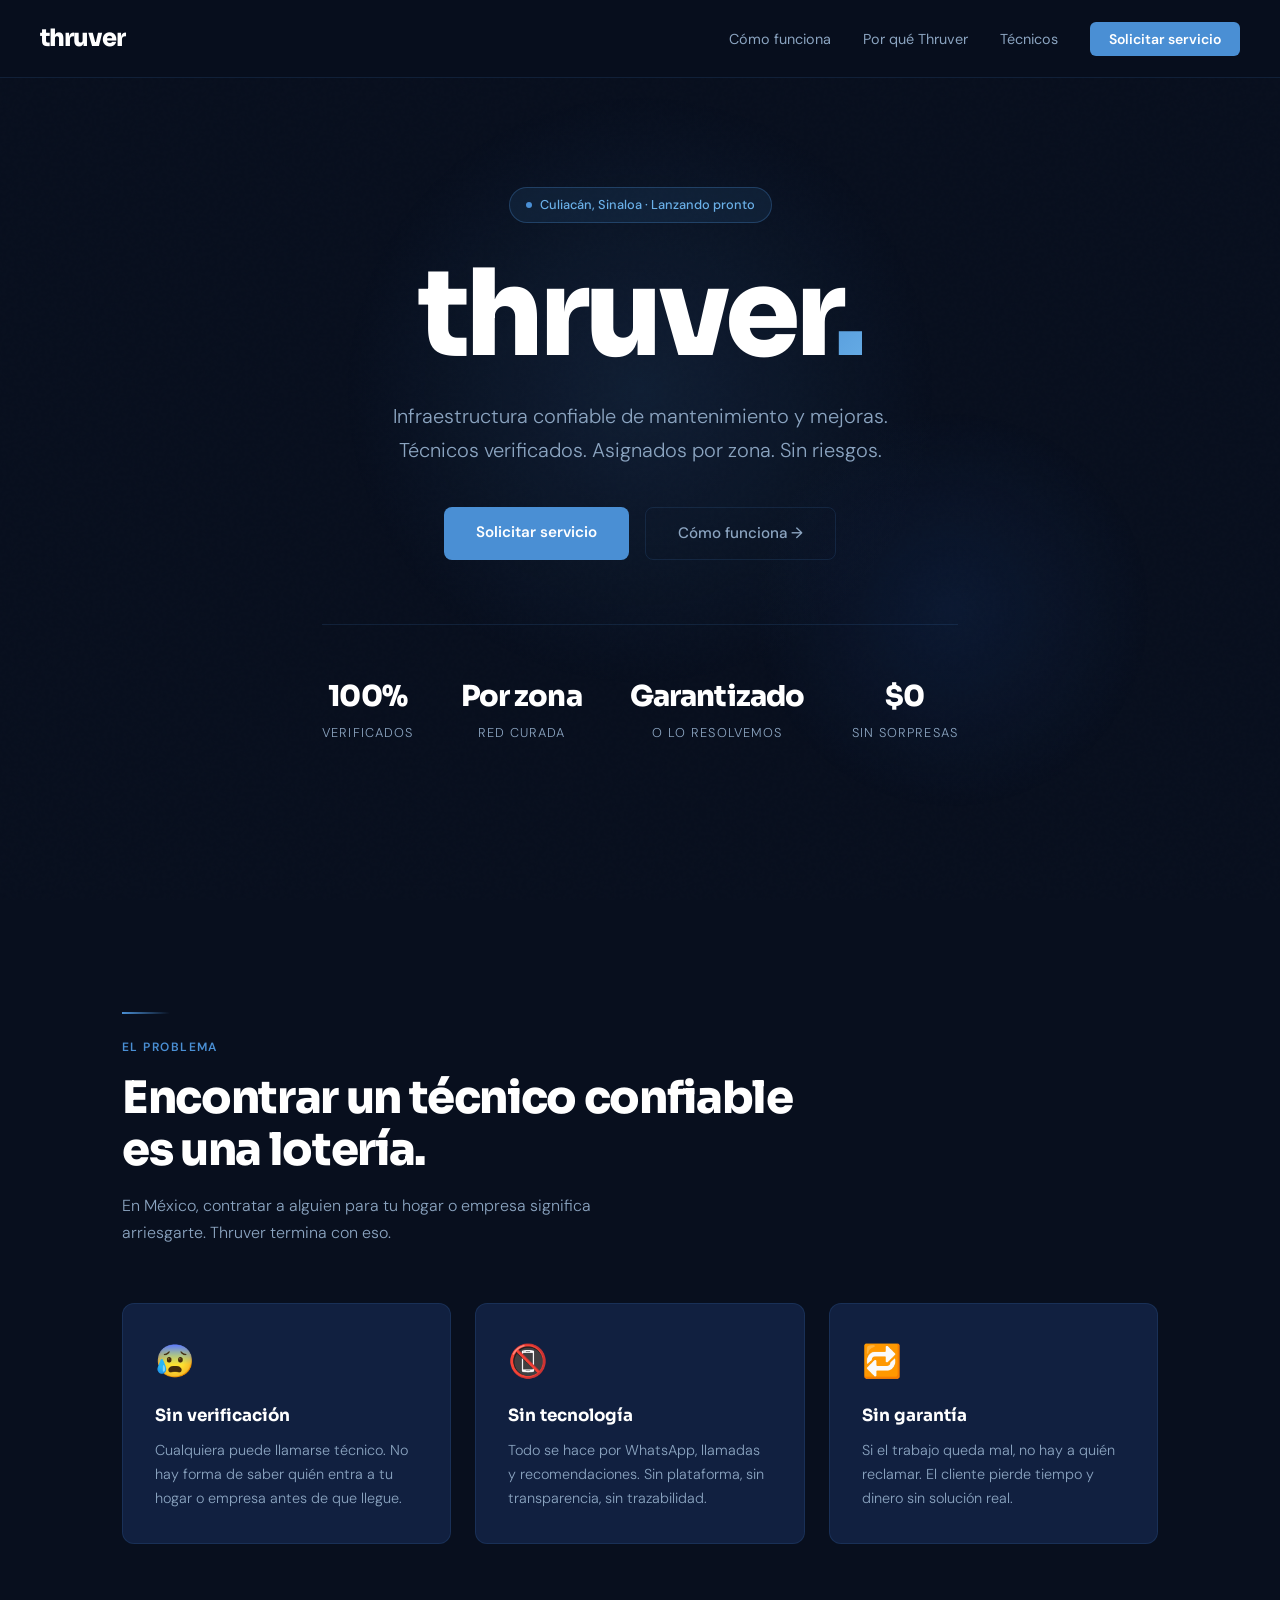
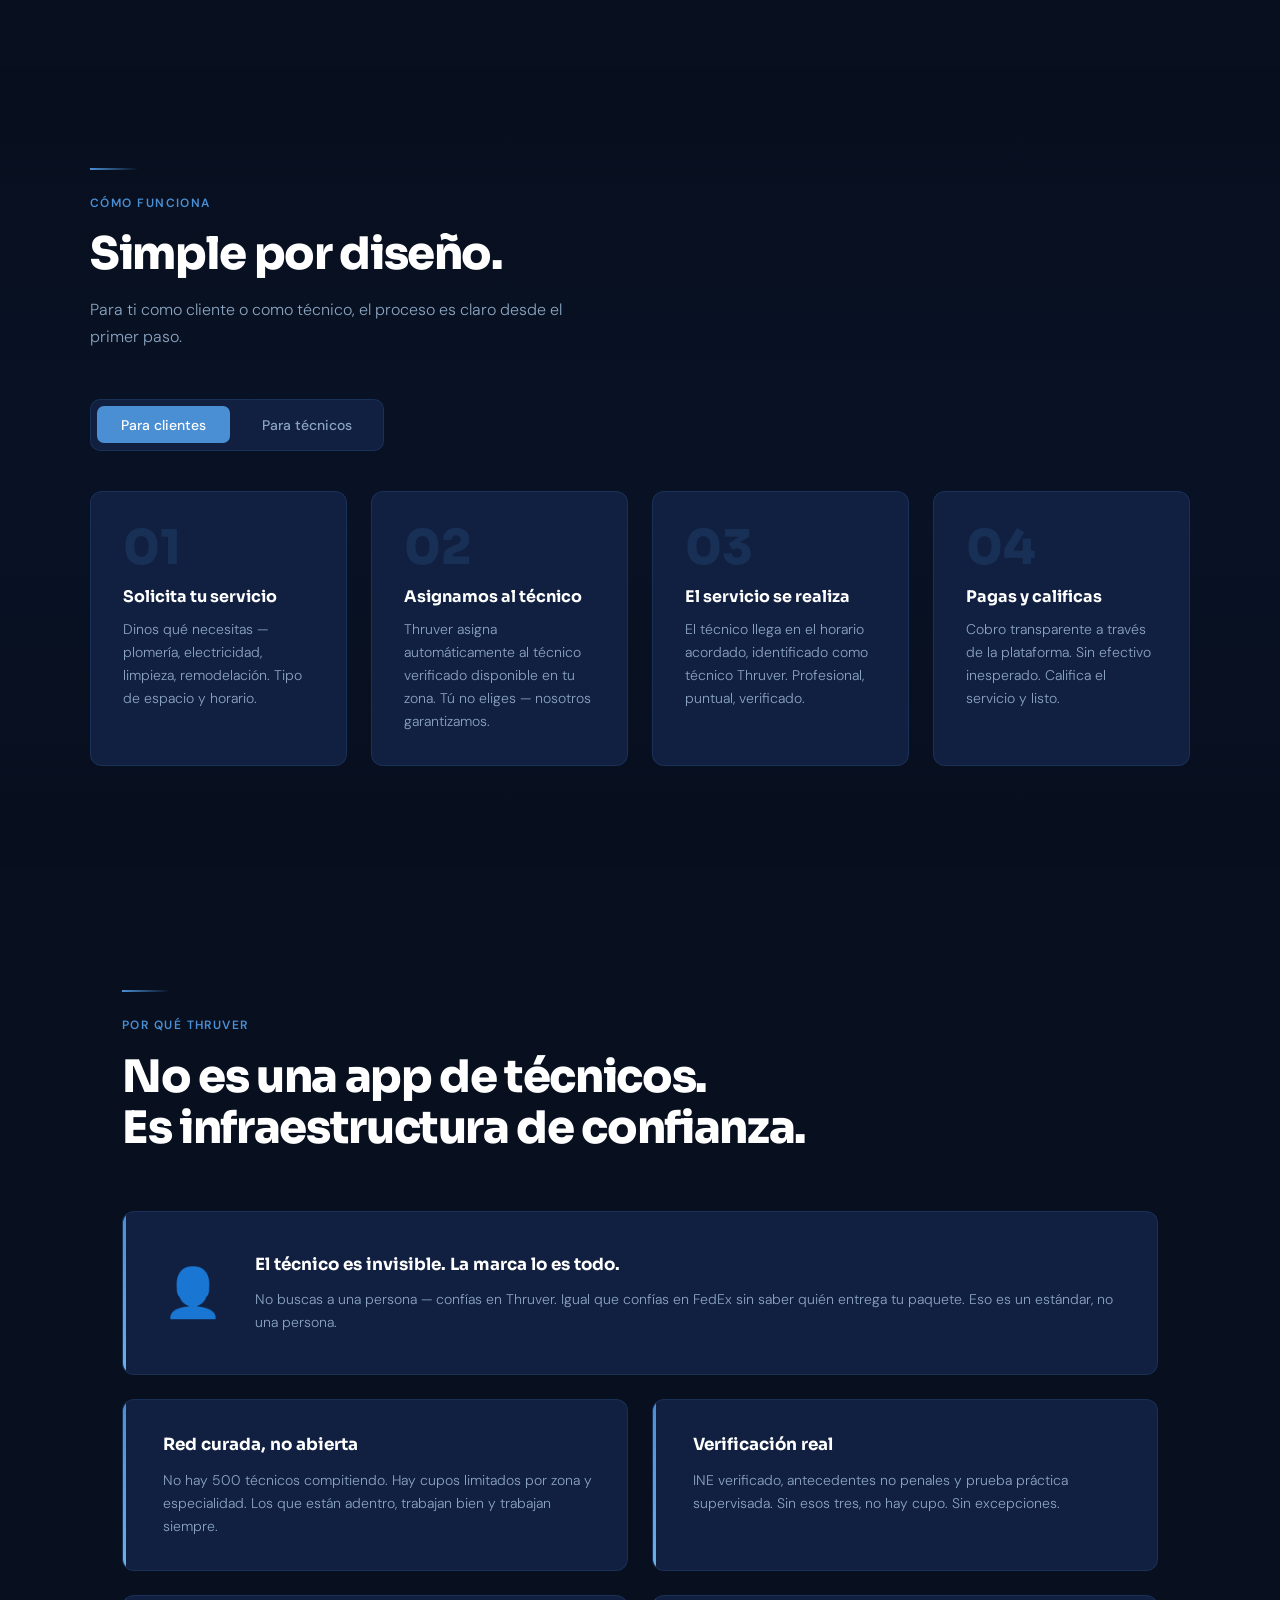
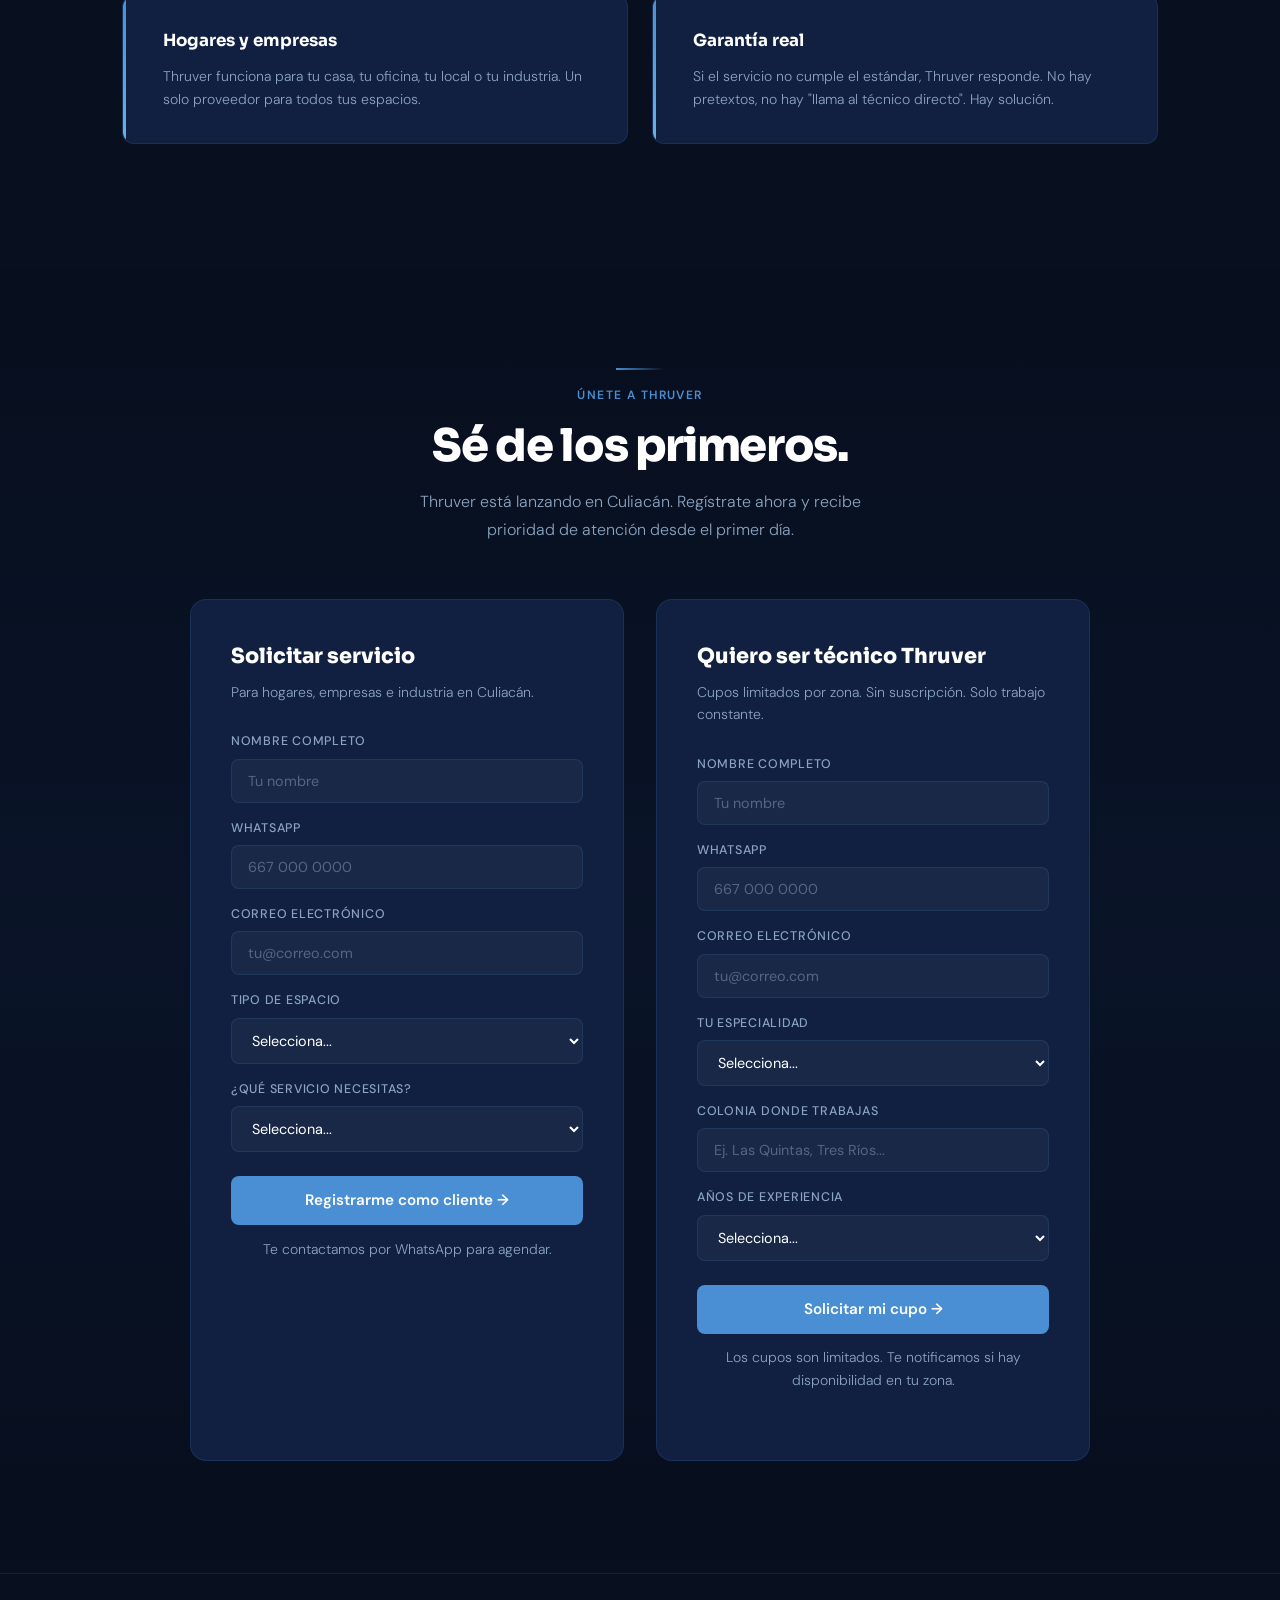
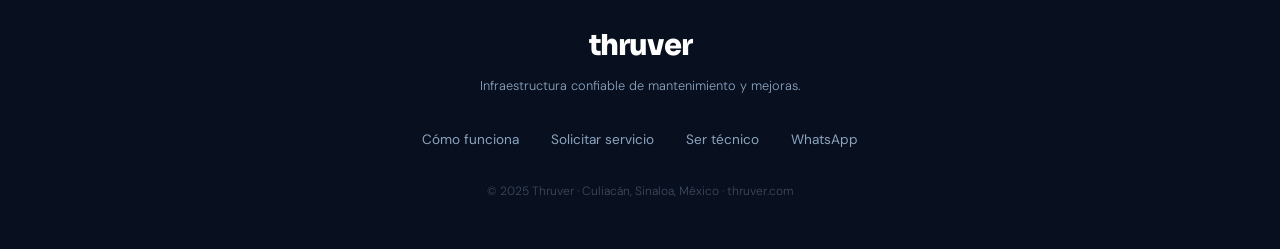
<file: thruver-landing.html>
<!DOCTYPE html>
<html lang="es">
<head>
  <meta charset="UTF-8" />
  <meta name="viewport" content="width=device-width, initial-scale=1.0" />
  <title>Thruver — Infraestructura confiable de mantenimiento y mejoras</title>
  <meta name="description" content="Thruver conecta tu espacio con técnicos verificados, asignados por zona. Sin riesgos. Sin incertidumbre." />
  <link rel="preconnect" href="https://fonts.googleapis.com" />
  <link rel="preconnect" href="https://fonts.gstatic.com" crossorigin />
  <link href="https://fonts.googleapis.com/css2?family=Sora:wght@300;400;600;700;800&family=DM+Sans:wght@300;400;500&display=swap" rel="stylesheet" />
  <style>
    *, *::before, *::after { box-sizing: border-box; margin: 0; padding: 0; }

    :root {
      --navy:   #0D2247;
      --steel:  #1A4080;
      --blue:   #1F3B6E;
      --accent: #4A8FD4;
      --light:  #6AB0E8;
      --white:  #FFFFFF;
      --gray:   #8BA4C0;
      --dark:   #080F1E;
      --card:   #112040;
      --border: rgba(74,143,212,0.15);
    }

    html { scroll-behavior: smooth; }

    body {
      font-family: 'DM Sans', sans-serif;
      background: var(--dark);
      color: var(--white);
      line-height: 1.6;
      overflow-x: hidden;
    }

    /* ── NOISE TEXTURE ── */
    body::before {
      content: '';
      position: fixed;
      inset: 0;
      background-image: url("data:image/svg+xml,%3Csvg viewBox='0 0 256 256' xmlns='http://www.w3.org/2000/svg'%3E%3Cfilter id='noise'%3E%3CfeTurbulence type='fractalNoise' baseFrequency='0.9' numOctaves='4' stitchTiles='stitch'/%3E%3C/filter%3E%3Crect width='100%25' height='100%25' filter='url(%23noise)' opacity='0.03'/%3E%3C/svg%3E");
      pointer-events: none;
      z-index: 0;
      opacity: 0.4;
    }

    /* ── NAV ── */
    nav {
      position: fixed;
      top: 0; left: 0; right: 0;
      z-index: 100;
      padding: 1.2rem 2.5rem;
      display: flex;
      align-items: center;
      justify-content: space-between;
      backdrop-filter: blur(20px);
      background: rgba(8,15,30,0.85);
      border-bottom: 1px solid var(--border);
    }

    .nav-logo {
      font-family: 'Sora', sans-serif;
      font-weight: 800;
      font-size: 1.5rem;
      letter-spacing: -0.04em;
      color: var(--white);
      text-decoration: none;
    }

    .nav-links {
      display: flex;
      gap: 2rem;
      list-style: none;
    }

    .nav-links a {
      color: var(--gray);
      text-decoration: none;
      font-size: 0.9rem;
      font-weight: 400;
      transition: color 0.2s;
    }

    .nav-links a:hover { color: var(--white); }

    .nav-cta {
      background: var(--accent);
      color: var(--white) !important;
      padding: 0.5rem 1.2rem;
      border-radius: 6px;
      font-weight: 600 !important;
      font-size: 0.875rem !important;
      transition: background 0.2s, transform 0.2s !important;
    }

    .nav-cta:hover {
      background: var(--light) !important;
      color: var(--dark) !important;
      transform: translateY(-1px);
    }

    /* ── HERO ── */
    .hero {
      position: relative;
      min-height: 100vh;
      display: flex;
      flex-direction: column;
      align-items: center;
      justify-content: center;
      text-align: center;
      padding: 8rem 2rem 6rem;
      overflow: hidden;
    }

    .hero-glow {
      position: absolute;
      width: 600px;
      height: 600px;
      background: radial-gradient(circle, rgba(74,143,212,0.12) 0%, transparent 70%);
      top: 50%;
      left: 50%;
      transform: translate(-50%, -60%);
      pointer-events: none;
    }

    .hero-glow-2 {
      position: absolute;
      width: 400px;
      height: 400px;
      background: radial-gradient(circle, rgba(26,64,128,0.2) 0%, transparent 70%);
      bottom: 10%;
      right: 10%;
      pointer-events: none;
    }

    .hero-badge {
      display: inline-flex;
      align-items: center;
      gap: 0.5rem;
      background: rgba(74,143,212,0.1);
      border: 1px solid rgba(74,143,212,0.3);
      color: var(--light);
      font-size: 0.8rem;
      font-weight: 500;
      padding: 0.4rem 1rem;
      border-radius: 100px;
      margin-bottom: 2rem;
      animation: fadeUp 0.8s ease both;
    }

    .hero-badge span {
      width: 6px;
      height: 6px;
      border-radius: 50%;
      background: var(--accent);
      display: inline-block;
      animation: pulse 2s infinite;
    }

    @keyframes pulse {
      0%, 100% { opacity: 1; transform: scale(1); }
      50% { opacity: 0.5; transform: scale(0.8); }
    }

    .hero h1 {
      font-family: 'Sora', sans-serif;
      font-weight: 800;
      font-size: clamp(3.5rem, 10vw, 7.5rem);
      letter-spacing: -0.04em;
      line-height: 1;
      color: var(--white);
      margin-bottom: 1.5rem;
      animation: fadeUp 0.8s ease 0.1s both;
    }

    .hero h1 span {
      background: linear-gradient(135deg, var(--accent), var(--light));
      -webkit-background-clip: text;
      -webkit-text-fill-color: transparent;
      background-clip: text;
    }

    .hero-sub {
      font-size: clamp(1rem, 2.5vw, 1.25rem);
      color: var(--gray);
      max-width: 520px;
      margin: 0 auto 2.5rem;
      font-weight: 300;
      line-height: 1.7;
      animation: fadeUp 0.8s ease 0.2s both;
    }

    .hero-actions {
      display: flex;
      gap: 1rem;
      justify-content: center;
      flex-wrap: wrap;
      animation: fadeUp 0.8s ease 0.3s both;
    }

    .btn-primary {
      background: var(--accent);
      color: var(--white);
      padding: 0.85rem 2rem;
      border-radius: 8px;
      font-weight: 600;
      font-size: 0.95rem;
      text-decoration: none;
      transition: all 0.2s;
      border: none;
      cursor: pointer;
      font-family: 'DM Sans', sans-serif;
    }

    .btn-primary:hover {
      background: var(--light);
      color: var(--dark);
      transform: translateY(-2px);
      box-shadow: 0 8px 30px rgba(74,143,212,0.3);
    }

    .btn-secondary {
      background: transparent;
      color: var(--gray);
      padding: 0.85rem 2rem;
      border-radius: 8px;
      font-weight: 500;
      font-size: 0.95rem;
      text-decoration: none;
      border: 1px solid var(--border);
      transition: all 0.2s;
      font-family: 'DM Sans', sans-serif;
    }

    .btn-secondary:hover {
      color: var(--white);
      border-color: rgba(74,143,212,0.5);
      transform: translateY(-2px);
    }

    .hero-stats {
      display: flex;
      gap: 3rem;
      justify-content: center;
      margin-top: 4rem;
      padding-top: 3rem;
      border-top: 1px solid var(--border);
      animation: fadeUp 0.8s ease 0.4s both;
      flex-wrap: wrap;
    }

    .hero-stat {
      text-align: center;
    }

    .hero-stat strong {
      display: block;
      font-family: 'Sora', sans-serif;
      font-size: 1.8rem;
      font-weight: 800;
      color: var(--white);
      letter-spacing: -0.03em;
    }

    .hero-stat span {
      font-size: 0.8rem;
      color: var(--gray);
      font-weight: 300;
      text-transform: uppercase;
      letter-spacing: 0.08em;
    }

    @keyframes fadeUp {
      from { opacity: 0; transform: translateY(24px); }
      to { opacity: 1; transform: translateY(0); }
    }

    /* ── SECTIONS ── */
    section {
      position: relative;
      z-index: 1;
    }

    .section-label {
      font-size: 0.75rem;
      font-weight: 600;
      color: var(--accent);
      text-transform: uppercase;
      letter-spacing: 0.12em;
      margin-bottom: 1rem;
    }

    .section-title {
      font-family: 'Sora', sans-serif;
      font-size: clamp(1.8rem, 4vw, 2.8rem);
      font-weight: 800;
      letter-spacing: -0.03em;
      line-height: 1.15;
      color: var(--white);
      margin-bottom: 1rem;
    }

    .section-sub {
      color: var(--gray);
      font-size: 1rem;
      font-weight: 300;
      max-width: 480px;
      line-height: 1.7;
    }

    /* ── PROBLEM ── */
    .problem {
      padding: 7rem 2rem;
      max-width: 1100px;
      margin: 0 auto;
    }

    .problem-grid {
      display: grid;
      grid-template-columns: repeat(auto-fit, minmax(280px, 1fr));
      gap: 1.5rem;
      margin-top: 3.5rem;
    }

    .problem-card {
      background: var(--card);
      border: 1px solid var(--border);
      border-radius: 12px;
      padding: 2rem;
      transition: transform 0.2s, border-color 0.2s;
    }

    .problem-card:hover {
      transform: translateY(-4px);
      border-color: rgba(74,143,212,0.4);
    }

    .problem-icon {
      font-size: 2rem;
      margin-bottom: 1rem;
    }

    .problem-card h3 {
      font-family: 'Sora', sans-serif;
      font-size: 1.05rem;
      font-weight: 700;
      color: var(--white);
      margin-bottom: 0.6rem;
    }

    .problem-card p {
      font-size: 0.9rem;
      color: var(--gray);
      line-height: 1.65;
      font-weight: 300;
    }

    /* ── HOW IT WORKS ── */
    .how {
      padding: 7rem 2rem;
      background: linear-gradient(180deg, transparent, rgba(26,64,128,0.08), transparent);
    }

    .how-inner {
      max-width: 1100px;
      margin: 0 auto;
    }

    .how-tabs {
      display: flex;
      gap: 0.5rem;
      margin: 3rem 0 2.5rem;
      background: var(--card);
      padding: 0.4rem;
      border-radius: 10px;
      border: 1px solid var(--border);
      width: fit-content;
    }

    .how-tab {
      padding: 0.6rem 1.5rem;
      border-radius: 7px;
      font-size: 0.875rem;
      font-weight: 500;
      cursor: pointer;
      border: none;
      background: transparent;
      color: var(--gray);
      font-family: 'DM Sans', sans-serif;
      transition: all 0.2s;
    }

    .how-tab.active {
      background: var(--accent);
      color: var(--white);
    }

    .how-steps {
      display: none;
      grid-template-columns: repeat(auto-fit, minmax(220px, 1fr));
      gap: 1.5rem;
    }

    .how-steps.active { display: grid; }

    .how-step {
      position: relative;
      padding: 2rem;
      background: var(--card);
      border: 1px solid var(--border);
      border-radius: 12px;
    }

    .step-num {
      font-family: 'Sora', sans-serif;
      font-size: 3rem;
      font-weight: 800;
      color: rgba(74,143,212,0.15);
      line-height: 1;
      margin-bottom: 0.8rem;
    }

    .how-step h3 {
      font-family: 'Sora', sans-serif;
      font-size: 1rem;
      font-weight: 700;
      color: var(--white);
      margin-bottom: 0.5rem;
    }

    .how-step p {
      font-size: 0.875rem;
      color: var(--gray);
      line-height: 1.65;
      font-weight: 300;
    }

    /* ── WHY ── */
    .why {
      padding: 7rem 2rem;
      max-width: 1100px;
      margin: 0 auto;
    }

    .why-grid {
      display: grid;
      grid-template-columns: 1fr 1fr;
      gap: 1.5rem;
      margin-top: 3.5rem;
    }

    @media (max-width: 700px) {
      .why-grid { grid-template-columns: 1fr; }
    }

    .why-card {
      background: var(--card);
      border: 1px solid var(--border);
      border-radius: 12px;
      padding: 2rem 2rem 2rem 2.5rem;
      position: relative;
      overflow: hidden;
      transition: transform 0.2s, border-color 0.2s;
    }

    .why-card::before {
      content: '';
      position: absolute;
      left: 0; top: 0; bottom: 0;
      width: 3px;
      background: linear-gradient(180deg, var(--accent), var(--light));
      border-radius: 0 2px 2px 0;
    }

    .why-card:hover {
      transform: translateY(-3px);
      border-color: rgba(74,143,212,0.4);
    }

    .why-card h3 {
      font-family: 'Sora', sans-serif;
      font-size: 1.05rem;
      font-weight: 700;
      color: var(--white);
      margin-bottom: 0.6rem;
    }

    .why-card p {
      font-size: 0.875rem;
      color: var(--gray);
      line-height: 1.65;
      font-weight: 300;
    }

    .why-card-large {
      grid-column: 1 / -1;
      display: flex;
      align-items: center;
      gap: 2rem;
      padding: 2.5rem;
    }

    .why-card-large .why-icon {
      font-size: 3rem;
      flex-shrink: 0;
    }

    /* ── REGISTER ── */
    .register {
      padding: 7rem 2rem;
      background: linear-gradient(180deg, transparent, rgba(26,64,128,0.1), transparent);
    }

    .register-inner {
      max-width: 900px;
      margin: 0 auto;
    }

    .register-grid {
      display: grid;
      grid-template-columns: 1fr 1fr;
      gap: 2rem;
      margin-top: 3.5rem;
    }

    @media (max-width: 700px) {
      .register-grid { grid-template-columns: 1fr; }
    }

    .register-card {
      background: var(--card);
      border: 1px solid var(--border);
      border-radius: 16px;
      padding: 2.5rem;
      transition: transform 0.2s, border-color 0.2s;
    }

    .register-card:hover {
      transform: translateY(-4px);
      border-color: rgba(74,143,212,0.5);
    }

    .register-card h3 {
      font-family: 'Sora', sans-serif;
      font-size: 1.3rem;
      font-weight: 800;
      color: var(--white);
      margin-bottom: 0.5rem;
    }

    .register-card p {
      font-size: 0.875rem;
      color: var(--gray);
      margin-bottom: 1.8rem;
      line-height: 1.6;
      font-weight: 300;
    }

    .form-group {
      margin-bottom: 1rem;
    }

    .form-group label {
      display: block;
      font-size: 0.78rem;
      font-weight: 500;
      color: var(--gray);
      margin-bottom: 0.4rem;
      text-transform: uppercase;
      letter-spacing: 0.06em;
    }

    .form-group input,
    .form-group select,
    .form-group textarea {
      width: 100%;
      background: rgba(255,255,255,0.04);
      border: 1px solid var(--border);
      border-radius: 8px;
      padding: 0.75rem 1rem;
      color: var(--white);
      font-size: 0.9rem;
      font-family: 'DM Sans', sans-serif;
      outline: none;
      transition: border-color 0.2s, background 0.2s;
    }

    .form-group input::placeholder,
    .form-group textarea::placeholder {
      color: rgba(139,164,192,0.5);
    }

    .form-group input:focus,
    .form-group select:focus,
    .form-group textarea:focus {
      border-color: var(--accent);
      background: rgba(74,143,212,0.06);
    }

    .form-group select option {
      background: var(--navy);
      color: var(--white);
    }

    .form-group textarea {
      resize: none;
      height: 80px;
    }

    .btn-submit {
      width: 100%;
      background: var(--accent);
      color: var(--white);
      border: none;
      padding: 0.9rem;
      border-radius: 8px;
      font-size: 0.95rem;
      font-weight: 600;
      cursor: pointer;
      font-family: 'DM Sans', sans-serif;
      transition: all 0.2s;
      margin-top: 0.5rem;
    }

    .btn-submit:hover {
      background: var(--light);
      color: var(--dark);
      transform: translateY(-1px);
      box-shadow: 0 6px 20px rgba(74,143,212,0.3);
    }

    .form-note {
      font-size: 0.75rem;
      color: var(--gray);
      margin-top: 0.8rem;
      text-align: center;
      font-weight: 300;
    }

    /* Success message */
    .success-msg {
      display: none;
      text-align: center;
      padding: 2rem;
    }

    .success-msg .check {
      font-size: 2.5rem;
      margin-bottom: 1rem;
    }

    .success-msg h4 {
      font-family: 'Sora', sans-serif;
      font-size: 1.1rem;
      font-weight: 700;
      color: var(--white);
      margin-bottom: 0.5rem;
    }

    .success-msg p {
      font-size: 0.875rem;
      color: var(--gray);
    }

    /* ── FOOTER ── */
    footer {
      border-top: 1px solid var(--border);
      padding: 3rem 2rem;
      text-align: center;
    }

    .footer-logo {
      font-family: 'Sora', sans-serif;
      font-weight: 800;
      font-size: 1.8rem;
      letter-spacing: -0.04em;
      color: var(--white);
      margin-bottom: 0.5rem;
    }

    .footer-tag {
      font-size: 0.8rem;
      color: var(--gray);
      margin-bottom: 2rem;
      font-weight: 300;
    }

    .footer-links {
      display: flex;
      gap: 2rem;
      justify-content: center;
      margin-bottom: 2rem;
      flex-wrap: wrap;
    }

    .footer-links a {
      font-size: 0.85rem;
      color: var(--gray);
      text-decoration: none;
      transition: color 0.2s;
    }

    .footer-links a:hover { color: var(--white); }

    .footer-copy {
      font-size: 0.75rem;
      color: rgba(139,164,192,0.4);
      font-weight: 300;
    }

    /* ── DIVIDER ── */
    .divider {
      width: 48px;
      height: 2px;
      background: linear-gradient(90deg, var(--accent), transparent);
      margin-bottom: 1.5rem;
    }

    /* ── RESPONSIVE ── */
    @media (max-width: 600px) {
      nav { padding: 1rem 1.2rem; }
      .nav-links { display: none; }
      .hero { padding: 7rem 1.5rem 4rem; }
      .hero-stats { gap: 1.5rem; }
      .problem, .why, .register-inner { padding-left: 1.2rem; padding-right: 1.2rem; }
      .why-card-large { flex-direction: column; gap: 1rem; }
    }
  </style>
</head>
<body>

  <!-- NAV -->
  <nav>
    <a href="#" class="nav-logo">thruver</a>
    <ul class="nav-links">
      <li><a href="#como-funciona">Cómo funciona</a></li>
      <li><a href="#por-que">Por qué Thruver</a></li>
      <li><a href="#registro">Técnicos</a></li>
      <li><a href="#registro" class="nav-cta">Solicitar servicio</a></li>
    </ul>
  </nav>

  <!-- HERO -->
  <section class="hero">
    <div class="hero-glow"></div>
    <div class="hero-glow-2"></div>

    <div class="hero-badge">
      <span></span>
      Culiacán, Sinaloa · Lanzando pronto
    </div>

    <h1>thruver<span>.</span></h1>

    <p class="hero-sub">
      Infraestructura confiable de mantenimiento y mejoras.<br/>
      Técnicos verificados. Asignados por zona. Sin riesgos.
    </p>

    <div class="hero-actions">
      <a href="#registro" class="btn-primary">Solicitar servicio</a>
      <a href="#como-funciona" class="btn-secondary">Cómo funciona →</a>
    </div>

    <div class="hero-stats">
      <div class="hero-stat">
        <strong>100%</strong>
        <span>Verificados</span>
      </div>
      <div class="hero-stat">
        <strong>Por zona</strong>
        <span>Red curada</span>
      </div>
      <div class="hero-stat">
        <strong>Garantizado</strong>
        <span>O lo resolvemos</span>
      </div>
      <div class="hero-stat">
        <strong>$0</strong>
        <span>Sin sorpresas</span>
      </div>
    </div>
  </section>

  <!-- PROBLEM -->
  <section class="problem">
    <div class="divider"></div>
    <p class="section-label">El problema</p>
    <h2 class="section-title">Encontrar un técnico confiable<br/>es una lotería.</h2>
    <p class="section-sub">En México, contratar a alguien para tu hogar o empresa significa arriesgarte. Thruver termina con eso.</p>

    <div class="problem-grid">
      <div class="problem-card">
        <div class="problem-icon">😰</div>
        <h3>Sin verificación</h3>
        <p>Cualquiera puede llamarse técnico. No hay forma de saber quién entra a tu hogar o empresa antes de que llegue.</p>
      </div>
      <div class="problem-card">
        <div class="problem-icon">📵</div>
        <h3>Sin tecnología</h3>
        <p>Todo se hace por WhatsApp, llamadas y recomendaciones. Sin plataforma, sin transparencia, sin trazabilidad.</p>
      </div>
      <div class="problem-card">
        <div class="problem-icon">🔁</div>
        <h3>Sin garantía</h3>
        <p>Si el trabajo queda mal, no hay a quién reclamar. El cliente pierde tiempo y dinero sin solución real.</p>
      </div>
    </div>
  </section>

  <!-- HOW IT WORKS -->
  <section class="how" id="como-funciona">
    <div class="how-inner">
      <div class="divider"></div>
      <p class="section-label">Cómo funciona</p>
      <h2 class="section-title">Simple por diseño.</h2>
      <p class="section-sub">Para ti como cliente o como técnico, el proceso es claro desde el primer paso.</p>

      <div class="how-tabs">
        <button class="how-tab active" onclick="showTab('cliente')">Para clientes</button>
        <button class="how-tab" onclick="showTab('tecnico')">Para técnicos</button>
      </div>

      <div class="how-steps active" id="tab-cliente">
        <div class="how-step">
          <div class="step-num">01</div>
          <h3>Solicita tu servicio</h3>
          <p>Dinos qué necesitas — plomería, electricidad, limpieza, remodelación. Tipo de espacio y horario.</p>
        </div>
        <div class="how-step">
          <div class="step-num">02</div>
          <h3>Asignamos al técnico</h3>
          <p>Thruver asigna automáticamente al técnico verificado disponible en tu zona. Tú no eliges — nosotros garantizamos.</p>
        </div>
        <div class="how-step">
          <div class="step-num">03</div>
          <h3>El servicio se realiza</h3>
          <p>El técnico llega en el horario acordado, identificado como técnico Thruver. Profesional, puntual, verificado.</p>
        </div>
        <div class="how-step">
          <div class="step-num">04</div>
          <h3>Pagas y calificas</h3>
          <p>Cobro transparente a través de la plataforma. Sin efectivo inesperado. Califica el servicio y listo.</p>
        </div>
      </div>

      <div class="how-steps" id="tab-tecnico">
        <div class="how-step">
          <div class="step-num">01</div>
          <h3>Regístrate y verifica</h3>
          <p>INE, carta de antecedentes no penales y prueba práctica. Solo los mejores entran a la red Thruver.</p>
        </div>
        <div class="how-step">
          <div class="step-num">02</div>
          <h3>Obtén tu zona</h3>
          <p>Los cupos son limitados por especialidad y zona. Si hay lugar para ti, es tuyo. Sin competencia interna.</p>
        </div>
        <div class="how-step">
          <div class="step-num">03</div>
          <h3>Recibe trabajo constante</h3>
          <p>Thruver te asigna servicios en tu zona. Tú te concentras en trabajar bien — nosotros en traerte clientes.</p>
        </div>
        <div class="how-step">
          <div class="step-num">04</div>
          <h3>Cobra por cada servicio</h3>
          <p>Sin suscripción, sin cuotas. Thruver retiene una comisión por servicio. Si no hay trabajo, no pagas nada.</p>
        </div>
      </div>
    </div>
  </section>

  <!-- WHY -->
  <section class="why" id="por-que">
    <div class="divider"></div>
    <p class="section-label">Por qué Thruver</p>
    <h2 class="section-title">No es una app de técnicos.<br/>Es infraestructura de confianza.</h2>

    <div class="why-grid">
      <div class="why-card why-card-large">
        <div class="why-icon">👤</div>
        <div>
          <h3>El técnico es invisible. La marca lo es todo.</h3>
          <p>No buscas a una persona — confías en Thruver. Igual que confías en FedEx sin saber quién entrega tu paquete. Eso es un estándar, no una persona.</p>
        </div>
      </div>
      <div class="why-card">
        <h3>Red curada, no abierta</h3>
        <p>No hay 500 técnicos compitiendo. Hay cupos limitados por zona y especialidad. Los que están adentro, trabajan bien y trabajan siempre.</p>
      </div>
      <div class="why-card">
        <h3>Verificación real</h3>
        <p>INE verificado, antecedentes no penales y prueba práctica supervisada. Sin esos tres, no hay cupo. Sin excepciones.</p>
      </div>
      <div class="why-card">
        <h3>Hogares y empresas</h3>
        <p>Thruver funciona para tu casa, tu oficina, tu local o tu industria. Un solo proveedor para todos tus espacios.</p>
      </div>
      <div class="why-card">
        <h3>Garantía real</h3>
        <p>Si el servicio no cumple el estándar, Thruver responde. No hay pretextos, no hay "llama al técnico directo". Hay solución.</p>
      </div>
    </div>
  </section>

  <!-- REGISTER -->
  <section class="register" id="registro">
    <div class="register-inner">
      <div style="text-align:center; margin-bottom:1rem;">
        <div class="divider" style="margin:0 auto 1rem;"></div>
        <p class="section-label">Únete a Thruver</p>
        <h2 class="section-title">Sé de los primeros.</h2>
        <p class="section-sub" style="margin:0 auto;">Thruver está lanzando en Culiacán. Regístrate ahora y recibe prioridad de atención desde el primer día.</p>
      </div>

      <div class="register-grid">

        <!-- CLIENTE FORM -->
        <div class="register-card">
          <h3>Solicitar servicio</h3>
          <p>Para hogares, empresas e industria en Culiacán.</p>

          <div id="form-cliente">
            <div class="form-group">
              <label>Nombre completo</label>
              <input type="text" id="c-nombre" placeholder="Tu nombre" />
            </div>
            <div class="form-group">
              <label>WhatsApp</label>
              <input type="tel" id="c-telefono" placeholder="667 000 0000" />
            </div>
            <div class="form-group">
              <label>Correo electrónico</label>
              <input type="email" id="c-email" placeholder="tu@correo.com" />
            </div>
            <div class="form-group">
              <label>Tipo de espacio</label>
              <select id="c-espacio">
                <option value="">Selecciona...</option>
                <option>Hogar / Casa</option>
                <option>Oficina / Empresa</option>
                <option>Local comercial</option>
                <option>Industria / Planta</option>
              </select>
            </div>
            <div class="form-group">
              <label>¿Qué servicio necesitas?</label>
              <select id="c-servicio">
                <option value="">Selecciona...</option>
                <option>Plomería</option>
                <option>Electricidad</option>
                <option>Limpieza</option>
                <option>Pintura</option>
                <option>Carpintería</option>
                <option>Jardinería</option>
                <option>Otro / No sé aún</option>
              </select>
            </div>
            <button class="btn-submit" onclick="submitForm('cliente')">Registrarme como cliente →</button>
            <p class="form-note">Te contactamos por WhatsApp para agendar.</p>
          </div>

          <div class="success-msg" id="success-cliente">
            <div class="check">✅</div>
            <h4>¡Registro exitoso!</h4>
            <p>Te contactamos por WhatsApp en las próximas horas para agendar tu servicio.</p>
          </div>
        </div>

        <!-- TÉCNICO FORM -->
        <div class="register-card">
          <h3>Quiero ser técnico Thruver</h3>
          <p>Cupos limitados por zona. Sin suscripción. Solo trabajo constante.</p>

          <div id="form-tecnico">
            <div class="form-group">
              <label>Nombre completo</label>
              <input type="text" id="t-nombre" placeholder="Tu nombre" />
            </div>
            <div class="form-group">
              <label>WhatsApp</label>
              <input type="tel" id="t-telefono" placeholder="667 000 0000" />
            </div>
            <div class="form-group">
              <label>Correo electrónico</label>
              <input type="email" id="t-email" placeholder="tu@correo.com" />
            </div>
            <div class="form-group">
              <label>Tu especialidad</label>
              <select id="t-especialidad">
                <option value="">Selecciona...</option>
                <option>Plomero</option>
                <option>Electricista</option>
                <option>Limpieza</option>
                <option>Pintor</option>
                <option>Carpintero</option>
                <option>Jardinero</option>
                <option>Multi-servicio</option>
              </select>
            </div>
            <div class="form-group">
              <label>Colonia donde trabajas</label>
              <input type="text" id="t-zona" placeholder="Ej. Las Quintas, Tres Ríos..." />
            </div>
            <div class="form-group">
              <label>Años de experiencia</label>
              <select id="t-experiencia">
                <option value="">Selecciona...</option>
                <option>Menos de 1 año</option>
                <option>1 a 3 años</option>
                <option>3 a 5 años</option>
                <option>Más de 5 años</option>
              </select>
            </div>
            <button class="btn-submit" onclick="submitForm('tecnico')">Solicitar mi cupo →</button>
            <p class="form-note">Los cupos son limitados. Te notificamos si hay disponibilidad en tu zona.</p>
          </div>

          <div class="success-msg" id="success-tecnico">
            <div class="check">✅</div>
            <h4>¡Solicitud recibida!</h4>
            <p>Revisamos tu zona y especialidad. Si hay cupo disponible, te contactamos por WhatsApp.</p>
          </div>
        </div>

      </div>
    </div>
  </section>

  <!-- FOOTER -->
  <footer>
    <div class="footer-logo">thruver</div>
    <p class="footer-tag">Infraestructura confiable de mantenimiento y mejoras.</p>
    <div class="footer-links">
      <a href="#como-funciona">Cómo funciona</a>
      <a href="#registro">Solicitar servicio</a>
      <a href="#registro">Ser técnico</a>
      <a href="https://wa.me/526670000000" target="_blank">WhatsApp</a>
    </div>
    <p class="footer-copy">© 2025 Thruver · Culiacán, Sinaloa, México · thruver.com</p>
  </footer>

  <script>
    // ── TABS
    function showTab(tab) {
      document.querySelectorAll('.how-tab').forEach(t => t.classList.remove('active'));
      document.querySelectorAll('.how-steps').forEach(s => s.classList.remove('active'));
      event.target.classList.add('active');
      document.getElementById('tab-' + tab).classList.add('active');
    }

    // ── FORM SUBMIT
    // INSTRUCCIONES: Reemplaza SCRIPT_URL con tu URL de Google Apps Script
    const SCRIPT_URL = 'TU_GOOGLE_APPS_SCRIPT_URL_AQUI';

    function submitForm(tipo) {
      let data = {};

      if (tipo === 'cliente') {
        const nombre = document.getElementById('c-nombre').value.trim();
        const telefono = document.getElementById('c-telefono').value.trim();
        const email = document.getElementById('c-email').value.trim();
        const espacio = document.getElementById('c-espacio').value;
        const servicio = document.getElementById('c-servicio').value;

        if (!nombre || !telefono || !espacio || !servicio) {
          alert('Por favor completa todos los campos requeridos.');
          return;
        }

        data = { tipo: 'CLIENTE', nombre, telefono, email, espacio, servicio };
      }

      if (tipo === 'tecnico') {
        const nombre = document.getElementById('t-nombre').value.trim();
        const telefono = document.getElementById('t-telefono').value.trim();
        const email = document.getElementById('t-email').value.trim();
        const especialidad = document.getElementById('t-especialidad').value;
        const zona = document.getElementById('t-zona').value.trim();
        const experiencia = document.getElementById('t-experiencia').value;

        if (!nombre || !telefono || !especialidad || !zona) {
          alert('Por favor completa todos los campos requeridos.');
          return;
        }

        data = { tipo: 'TECNICO', nombre, telefono, email, especialidad, zona, experiencia };
      }

      // Envía a Google Apps Script
      if (SCRIPT_URL !== 'TU_GOOGLE_APPS_SCRIPT_URL_AQUI') {
        fetch(SCRIPT_URL, {
          method: 'POST',
          mode: 'no-cors',
          headers: { 'Content-Type': 'application/json' },
          body: JSON.stringify(data)
        });
      }

      // Muestra éxito
      document.getElementById('form-' + tipo).style.display = 'none';
      document.getElementById('success-' + tipo).style.display = 'block';
    }

    // ── SCROLL REVEAL
    const observer = new IntersectionObserver((entries) => {
      entries.forEach(e => {
        if (e.isIntersecting) {
          e.target.style.opacity = '1';
          e.target.style.transform = 'translateY(0)';
        }
      });
    }, { threshold: 0.1 });

    document.querySelectorAll('.problem-card, .how-step, .why-card, .register-card').forEach(el => {
      el.style.opacity = '0';
      el.style.transform = 'translateY(20px)';
      el.style.transition = 'opacity 0.5s ease, transform 0.5s ease';
      observer.observe(el);
    });
  </script>
</body>
</html>
</file>
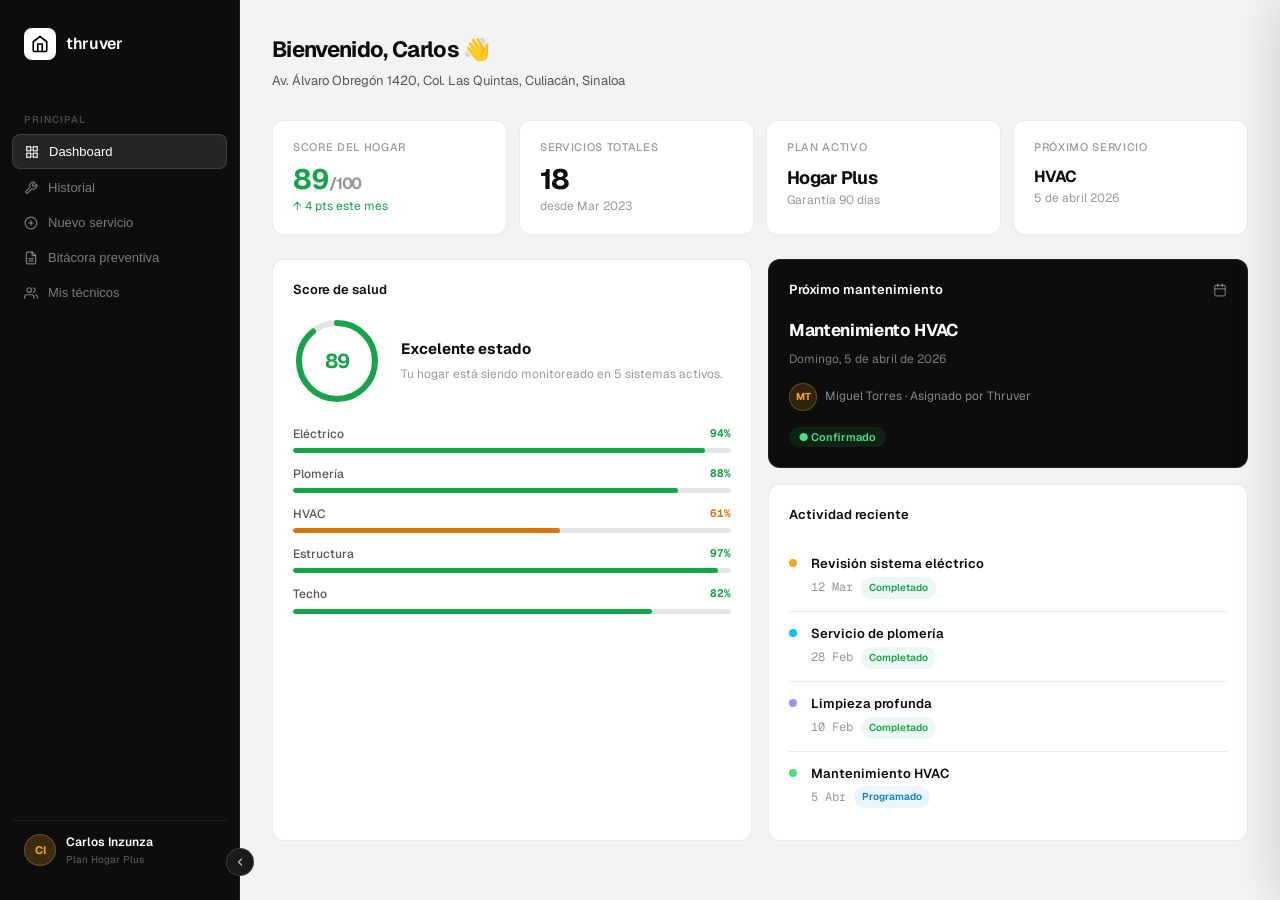
<file: usuario.html>
<!DOCTYPE html>
<html lang="es">
<head>
<meta charset="UTF-8">
<meta name="viewport" content="width=device-width, initial-scale=1.0">
<title>Thruver — Dashboard</title>
<link rel="preconnect" href="https://fonts.googleapis.com">
<link href="https://fonts.googleapis.com/css2?family=Geist:wght@300;400;500;600;700&family=Geist+Mono:wght@400;500&display=swap" rel="stylesheet">
<link rel="stylesheet" href="shared.css">
<style>

:root{
  --bg:#f2f3f5;--bg-2:#eaebee;--bg-3:#e2e4e8;
  --border:rgba(0,0,0,0.08);--border-2:rgba(0,0,0,0.14);
  --text:#0d0d0d;--text-2:#555;--text-3:#999;
  --accent:#f5a623;--accent-2:#d4880a;
  --success:#16a34a;--success-bg:rgba(22,163,74,0.08);
  --warn:#d97706;--warn-bg:rgba(217,119,6,0.08);
  --danger:#dc2626;--info:#0284c7;
  --sidebar-w:240px;--radius:12px;--radius-sm:8px;
}
html,body{height:100%;font-family:'Geist',-apple-system,sans-serif;font-size:14px;line-height:1.6;color:var(--text);background:var(--bg);-webkit-font-smoothing:antialiased;overflow-x:hidden}

/* LAYOUT */
.layout{display:flex;min-height:100vh}
.main{flex:1;margin-left:var(--sidebar-w);padding:32px;max-width:calc(100vw - var(--sidebar-w));transition:margin-left 0.28s ease,max-width 0.28s ease}
.layout.sb-hidden .main{margin-left:0;max-width:100vw}

/* SIDEBAR */
.sidebar{position:fixed;top:0;left:0;bottom:0;width:var(--sidebar-w);background:#0d0d0d;border-right:1px solid rgba(255,255,255,0.07);display:flex;flex-direction:column;z-index:50;padding:20px 12px;transition:transform 0.28s ease}
.layout.sb-hidden .sidebar{transform:translateX(-100%)}

/* Toggle pill button — sits on the right edge of the sidebar */
.sb-toggle{position:fixed;bottom:24px;left:calc(var(--sidebar-w) - 14px);z-index:100;width:28px;height:28px;background:#1a1a1a;border:1px solid rgba(255,255,255,0.14);border-radius:50%;display:flex;align-items:center;justify-content:center;cursor:pointer;transition:left 0.28s ease,background 0.15s,transform 0.28s ease}
.sb-toggle:hover{background:#2a2a2a;border-color:rgba(255,255,255,0.28)}
.layout.sb-hidden .sb-toggle{left:10px;transform:rotate(180deg)}
.sb-logo{display:flex;align-items:center;gap:10px;padding:8px 12px;margin-bottom:28px;text-decoration:none}
.sb-logo-icon{width:32px;height:32px;background:#fff;border-radius:8px;display:flex;align-items:center;justify-content:center;flex-shrink:0}
.sb-logo-text{font-size:16px;font-weight:600;letter-spacing:-0.02em;color:#fff}
.sb-label{font-size:10px;font-weight:600;text-transform:uppercase;letter-spacing:0.1em;color:rgba(255,255,255,0.25);padding:0 12px;margin:16px 0 6px}
.sb-nav{list-style:none;display:flex;flex-direction:column;gap:2px}
.sb-link{display:flex;align-items:center;gap:10px;padding:9px 12px;border-radius:var(--radius-sm);font-size:13px;font-weight:500;color:rgba(255,255,255,0.45);text-decoration:none;transition:all 0.15s;cursor:pointer;border:none;background:none;width:100%;text-align:left}
.sb-link:hover{color:rgba(255,255,255,0.8);background:rgba(255,255,255,0.06)}
.sb-link.active{color:#fff;background:rgba(255,255,255,0.1);border:1px solid rgba(255,255,255,0.12)}
.sb-footer{margin-top:auto;padding:12px;border-top:1px solid rgba(255,255,255,0.07)}
.sb-user{display:flex;align-items:center;gap:10px}
.sb-avatar{width:32px;height:32px;border-radius:50%;background:rgba(245,166,35,0.2);border:1px solid rgba(245,166,35,0.3);display:flex;align-items:center;justify-content:center;font-size:11px;font-weight:700;color:#f5a623;flex-shrink:0}
.sb-uname{font-size:12px;font-weight:600;color:#fff}
.sb-uplan{font-size:10px;color:rgba(255,255,255,0.35)}

/* PAGES */
.page{display:none}.page.active{display:block}
.page-header{margin-bottom:28px;display:flex;align-items:flex-start;justify-content:space-between;flex-wrap:wrap;gap:12px}
.page-title{font-size:22px;font-weight:700;letter-spacing:-0.03em}
.page-sub{font-size:13px;color:var(--text-2);margin-top:4px}

/* CARDS */
.card{background:#fff;border:1px solid var(--border);border-radius:var(--radius);padding:20px}
.card-dark{background:#0d0d0d;border:1px solid rgba(255,255,255,0.08);border-radius:var(--radius);padding:20px}
.card-header{display:flex;align-items:center;justify-content:space-between;margin-bottom:16px}
.card-title{font-size:13px;font-weight:600;color:var(--text)}
.card-title-white{font-size:13px;font-weight:600;color:#fff}
.card-label{font-size:11px;font-weight:600;text-transform:uppercase;letter-spacing:0.08em;color:var(--text-3)}

/* METRICS */
.metric-grid{display:grid;gap:12px;margin-bottom:24px}
.metric-grid-4{grid-template-columns:repeat(4,1fr)}
.metric-grid-3{grid-template-columns:repeat(3,1fr)}
.metric-card{background:#fff;border:1px solid var(--border);border-radius:var(--radius);padding:18px 20px}
.metric-label{font-size:11px;color:var(--text-3);font-weight:500;text-transform:uppercase;letter-spacing:0.06em;margin-bottom:8px}
.metric-value{font-size:28px;font-weight:700;letter-spacing:-0.04em;color:var(--text);line-height:1}
.metric-sub{font-size:12px;color:var(--text-3);margin-top:4px}
.c-up{color:var(--success)!important}.c-warn{color:var(--warn)!important}.c-white{color:#fff!important}

/* SCORE RING */
.score-wrap{display:flex;align-items:center;gap:20px}
.score-ring{position:relative;width:88px;height:88px;flex-shrink:0}
.score-ring svg{transform:rotate(-90deg)}
.ring-track{fill:none;stroke:var(--bg-3);stroke-width:6}
.ring-fill{fill:none;stroke-width:6;stroke-linecap:round;transition:stroke-dashoffset 1.5s ease}
.ring-num{position:absolute;inset:0;display:flex;align-items:center;justify-content:center;font-size:20px;font-weight:700;letter-spacing:-0.03em}

/* BAR */
.sys-bar{margin-bottom:12px}
.sys-bar-hd{display:flex;justify-content:space-between;font-size:12px;margin-bottom:4px}
.bar-track{height:5px;background:var(--bg-3);border-radius:100px;overflow:hidden}
.bar-fill{height:100%;border-radius:100px;transition:width 1s ease}

/* TIMELINE */
.timeline{display:flex;flex-direction:column}
.tl-item{display:flex;gap:14px;padding:12px 0;border-bottom:1px solid var(--border)}
.tl-item:last-child{border-bottom:none}
.tl-dot{width:8px;height:8px;border-radius:50%;flex-shrink:0;margin-top:5px}
.tl-title{font-size:13px;font-weight:600;color:var(--text)}
.tl-meta{font-size:11px;color:var(--text-3);margin-top:2px;display:flex;gap:8px;align-items:center}

/* BADGES */
.badge{display:inline-flex;align-items:center;gap:4px;padding:3px 8px;border-radius:100px;font-size:10px;font-weight:600}
.b-ok{background:var(--success-bg);color:var(--success)}
.b-warn{background:var(--warn-bg);color:var(--warn)}
.b-info{background:rgba(2,132,199,0.08);color:var(--info)}
.b-neutral{background:var(--bg-3);color:var(--text-2)}

/* BUTTONS */
.btn{display:inline-flex;align-items:center;gap:6px;padding:9px 16px;border-radius:var(--radius-sm);font-size:13px;font-weight:600;font-family:'Geist',sans-serif;cursor:pointer;border:none;transition:all 0.15s;text-decoration:none;white-space:nowrap}
.btn-primary{background:#0d0d0d;color:#fff}.btn-primary:hover{background:#2a2a2a;transform:translateY(-1px)}
.btn-outline{background:transparent;color:var(--text);border:1px solid var(--border-2)}.btn-outline:hover{background:var(--bg-3)}
.btn-sm{padding:6px 12px;font-size:12px}
.btn-lg{padding:12px 24px;font-size:14px}
.btn-block{width:100%;justify-content:center}

/* GRID */
.grid-2{display:grid;grid-template-columns:1fr 1fr;gap:16px}
.grid-3{display:grid;grid-template-columns:1fr 1fr 1fr;gap:16px}
.grid-auto{display:grid;grid-template-columns:repeat(auto-fit,minmax(280px,1fr));gap:16px}

/* TABLE */
.table-wrap{overflow-x:auto}
table{width:100%;border-collapse:collapse;font-size:13px}
th{font-size:11px;font-weight:600;text-transform:uppercase;letter-spacing:0.06em;color:var(--text-3);padding:0 16px 10px;text-align:left;border-bottom:1px solid var(--border)}
td{padding:13px 16px;border-bottom:1px solid var(--border);color:var(--text-2);vertical-align:middle}
tr:last-child td{border-bottom:none}
tr:hover td{background:var(--bg)}

/* FORM */
.form-group{display:flex;flex-direction:column;gap:6px;margin-bottom:16px}
.form-label{font-size:12px;font-weight:600;color:var(--text-2)}
.form-input,.form-select,.form-textarea{background:var(--bg);border:1px solid var(--border-2);border-radius:var(--radius-sm);padding:10px 14px;color:var(--text);font-size:13px;font-family:'Geist',sans-serif;outline:none;transition:border-color 0.15s;width:100%;appearance:none}
.form-input:focus,.form-select:focus,.form-textarea:focus{border-color:#0d0d0d}
.form-textarea{resize:vertical;min-height:90px}

/* REPORT ROWS */
.rpt-row{display:flex;justify-content:space-between;align-items:center;padding:9px 0;border-bottom:1px solid var(--border);font-size:13px}
.rpt-row:last-child{border-bottom:none}
.rpt-lbl{color:var(--text-3)}
.rpt-val{font-weight:600}
.val-ok{color:var(--success)}.val-warn{color:var(--warn)}

/* PREVENTION */
.prev-item{display:flex;gap:10px;padding:10px;border-radius:var(--radius-sm);margin-bottom:8px;align-items:flex-start}
.prev-icon{width:28px;height:28px;border-radius:7px;display:flex;align-items:center;justify-content:center;flex-shrink:0}
.prev-title{font-size:10px;font-weight:700;text-transform:uppercase;letter-spacing:0.07em;margin-bottom:2px}
.prev-text{font-size:12px;line-height:1.5}
.prev-time{font-size:10px;margin-top:2px;font-family:'Geist Mono',monospace;opacity:0.65}
.prev-warn{background:rgba(245,166,35,0.08);border:1px solid rgba(245,166,35,0.2)}
.prev-danger{background:rgba(220,38,38,0.07);border:1px solid rgba(220,38,38,0.15)}
.prev-info{background:rgba(2,132,199,0.07);border:1px solid rgba(2,132,199,0.15)}

/* TECH CARD */
.tech-card{background:#fff;border:1px solid var(--border);border-radius:var(--radius);padding:20px;display:flex;flex-direction:column;gap:14px;transition:all 0.2s}
.tech-card:hover{border-color:var(--border-2);box-shadow:0 4px 16px rgba(0,0,0,0.06)}
.tech-av{width:48px;height:48px;border-radius:50%;display:flex;align-items:center;justify-content:center;font-size:14px;font-weight:700;border:2px solid;flex-shrink:0}
.tech-name{font-size:15px;font-weight:700;letter-spacing:-0.02em}
.tech-spec{font-size:12px;color:var(--text-3);margin-top:2px}
.tech-cert{font-size:10px;padding:2px 8px;border-radius:100px;background:var(--bg-3);color:var(--text-2);font-weight:500}

/* SERVICE TYPE BUTTONS */
.svc-type-btn{display:flex;align-items:center;gap:8px;padding:10px 12px;border-radius:var(--radius-sm);border:1px solid var(--border-2);background:#fff;cursor:pointer;font-size:12px;font-weight:600;color:var(--text-2);transition:all 0.15s;font-family:'Geist',sans-serif;text-align:left}
.svc-type-btn.selected{border-width:1.5px}

/* URGENCY BUTTONS */
.urg-btn{flex:1;padding:12px;border-radius:var(--radius-sm);border:1px solid var(--border-2);background:#fff;cursor:pointer;text-align:center;transition:all 0.15s;font-family:'Geist',sans-serif}
.urg-btn.selected{background:#0d0d0d;border-color:#0d0d0d}
.urg-label{font-size:12px;font-weight:700;margin-bottom:2px}
.urg-desc{font-size:10px;line-height:1.4;color:var(--text-3)}
.urg-btn.selected .urg-label{color:#fff}
.urg-btn.selected .urg-desc{color:rgba(255,255,255,0.45)}

/* VERTICAL LINES */
body::after{content:'';display:none}

/* SUCCESS STATE */
.success-state{display:none;text-align:center;padding:48px 24px;max-width:480px;margin:0 auto}
.success-icon{width:56px;height:56px;border-radius:50%;background:rgba(22,163,74,0.1);display:flex;align-items:center;justify-content:center;margin:0 auto 20px}

/* MONO */
.mono{font-family:'Geist Mono',monospace;font-size:12px}

/* REPORT DETAIL */
.report-detail{display:none}.report-detail.active{display:block}

/* SCROLLBAR */
::-webkit-scrollbar{width:5px;height:5px}
::-webkit-scrollbar-track{background:transparent}
::-webkit-scrollbar-thumb{background:var(--bg-3);border-radius:3px}

/* ANIMATIONS */

.page.active{animation:fadeIn 0.25s ease}
</style>
</head>
<body>
<div class="layout" id="layout">

<!-- SIDEBAR TOGGLE BUTTON -->
<button class="sb-toggle" onclick="toggleSidebar()" title="Ocultar menú">
  <svg width="12" height="12" viewBox="0 0 24 24" fill="none" stroke="rgba(255,255,255,0.7)" stroke-width="2.5" stroke-linecap="round" stroke-linejoin="round">
    <polyline points="15 18 9 12 15 6"/>
  </svg>
</button>

<!-- SIDEBAR -->
<aside class="sidebar">
  <a class="sb-logo" href="#">
    <div class="sb-logo-icon">
      <svg width="18" height="18" viewBox="0 0 24 24" fill="none" stroke="#000" stroke-width="2.2" stroke-linecap="round" stroke-linejoin="round"><path d="M3 9l9-7 9 7v11a2 2 0 01-2 2H5a2 2 0 01-2-2z"/><polyline points="9 22 9 12 15 12 15 22"/></svg>
    </div>
    <span class="sb-logo-text">thruver</span>
  </a>
  <p class="sb-label">Principal</p>
  <ul class="sb-nav">
    <li><button class="sb-link active" onclick="goTo('dashboard')">
      <svg width="14" height="14" viewBox="0 0 24 24" fill="none" stroke="currentColor" stroke-width="2" stroke-linecap="round"><rect x="3" y="3" width="7" height="7"/><rect x="14" y="3" width="7" height="7"/><rect x="14" y="14" width="7" height="7"/><rect x="3" y="14" width="7" height="7"/></svg>
      Dashboard
    </button></li>
    <li><button class="sb-link" onclick="goTo('historial')">
      <svg width="14" height="14" viewBox="0 0 24 24" fill="none" stroke="currentColor" stroke-width="2" stroke-linecap="round"><path d="M14.7 6.3a1 1 0 000 1.4l1.6 1.6a1 1 0 001.4 0l3.77-3.77a6 6 0 01-7.94 7.94l-6.91 6.91a2.12 2.12 0 01-3-3l6.91-6.91a6 6 0 017.94-7.94l-3.76 3.76z"/></svg>
      Historial
    </button></li>
    <li><button class="sb-link" onclick="goTo('solicitar')">
      <svg width="14" height="14" viewBox="0 0 24 24" fill="none" stroke="currentColor" stroke-width="2" stroke-linecap="round"><circle cx="12" cy="12" r="10"/><line x1="12" y1="8" x2="12" y2="16"/><line x1="8" y1="12" x2="16" y2="12"/></svg>
      Nuevo servicio
    </button></li>
    <li><button class="sb-link" onclick="goTo('reportes')">
      <svg width="14" height="14" viewBox="0 0 24 24" fill="none" stroke="currentColor" stroke-width="2" stroke-linecap="round"><path d="M14 2H6a2 2 0 00-2 2v16a2 2 0 002 2h12a2 2 0 002-2V8z"/><polyline points="14 2 14 8 20 8"/><line x1="16" y1="13" x2="8" y2="13"/><line x1="16" y1="17" x2="8" y2="17"/></svg>
      Bitácora preventiva
    </button></li>
    <li><button class="sb-link" onclick="goTo('tecnicos')">
      <svg width="14" height="14" viewBox="0 0 24 24" fill="none" stroke="currentColor" stroke-width="2" stroke-linecap="round"><path d="M17 21v-2a4 4 0 00-4-4H5a4 4 0 00-4 4v2"/><circle cx="9" cy="7" r="4"/><path d="M23 21v-2a4 4 0 00-3-3.87"/><path d="M16 3.13a4 4 0 010 7.75"/></svg>
      Mis técnicos
    </button></li>
  </ul>
  <div class="sb-footer">
    <div class="sb-user">
      <div class="sb-avatar">CI</div>
      <div>
        <div class="sb-uname">Carlos Inzunza</div>
        <div class="sb-uplan">Plan Hogar Plus</div>
      </div>
    </div>
  </div>
</aside>

<!-- MAIN -->
<main class="main">

<!-- ═══════════════ DASHBOARD ═══════════════ -->
<div id="page-dashboard" class="page active">
  <div class="page-header">
    <div>
      <h1 class="page-title">Bienvenido, Carlos 👋</h1>
      <p class="page-sub">Av. Álvaro Obregón 1420, Col. Las Quintas, Culiacán, Sinaloa</p>
    </div>
  </div>

  <div class="metric-grid metric-grid-4">
    <div class="metric-card">
      <div class="metric-label">Score del hogar</div>
      <div class="metric-value c-up">89<span style="font-size:16px;color:var(--text-3)">/100</span></div>
      <div class="metric-sub c-up">↑ 4 pts este mes</div>
    </div>
    <div class="metric-card">
      <div class="metric-label">Servicios totales</div>
      <div class="metric-value">18</div>
      <div class="metric-sub">desde Mar 2023</div>
    </div>
    <div class="metric-card">
      <div class="metric-label">Plan activo</div>
      <div class="metric-value" style="font-size:18px;padding-top:4px">Hogar Plus</div>
      <div class="metric-sub">Garantía 90 días</div>
    </div>
    <div class="metric-card">
      <div class="metric-label">Próximo servicio</div>
      <div class="metric-value" style="font-size:16px;padding-top:4px">HVAC</div>
      <div class="metric-sub">5 de abril 2026</div>
    </div>
  </div>

  <div class="grid-2" style="margin-bottom:20px">
    <!-- Score card -->
    <div class="card">
      <div class="card-header"><span class="card-title">Score de salud</span></div>
      <div class="score-wrap">
        <div class="score-ring">
          <svg viewBox="0 0 88 88" width="88" height="88">
            <circle class="ring-track" cx="44" cy="44" r="38"/>
            <circle class="ring-fill" cx="44" cy="44" r="38" id="scoreCircle"
              style="stroke:#16a34a;stroke-dasharray:238.76;stroke-dashoffset:26.26"/>
          </svg>
          <div class="ring-num" style="color:#16a34a">89</div>
        </div>
        <div>
          <div style="font-size:15px;font-weight:700;margin-bottom:4px">Excelente estado</div>
          <div style="font-size:12px;color:var(--text-3);line-height:1.6">Tu hogar está siendo monitoreado en 5 sistemas activos.</div>
        </div>
      </div>
      <div style="margin-top:20px">
        <div class="sys-bar">
          <div class="sys-bar-hd"><span style="color:var(--text-2);font-weight:500;font-size:12px">Eléctrico</span><span style="font-weight:700;color:#16a34a;font-family:'Geist Mono';font-size:11px">94%</span></div>
          <div class="bar-track"><div class="bar-fill" style="width:94%;background:#16a34a"></div></div>
        </div>
        <div class="sys-bar">
          <div class="sys-bar-hd"><span style="color:var(--text-2);font-weight:500;font-size:12px">Plomería</span><span style="font-weight:700;color:#16a34a;font-family:'Geist Mono';font-size:11px">88%</span></div>
          <div class="bar-track"><div class="bar-fill" style="width:88%;background:#16a34a"></div></div>
        </div>
        <div class="sys-bar">
          <div class="sys-bar-hd"><span style="color:var(--text-2);font-weight:500;font-size:12px">HVAC</span><span style="font-weight:700;color:#d97706;font-family:'Geist Mono';font-size:11px">61%</span></div>
          <div class="bar-track"><div class="bar-fill" style="width:61%;background:#d97706"></div></div>
        </div>
        <div class="sys-bar">
          <div class="sys-bar-hd"><span style="color:var(--text-2);font-weight:500;font-size:12px">Estructura</span><span style="font-weight:700;color:#16a34a;font-family:'Geist Mono';font-size:11px">97%</span></div>
          <div class="bar-track"><div class="bar-fill" style="width:97%;background:#16a34a"></div></div>
        </div>
        <div class="sys-bar" style="margin-bottom:0">
          <div class="sys-bar-hd"><span style="color:var(--text-2);font-weight:500;font-size:12px">Techo</span><span style="font-weight:700;color:#16a34a;font-family:'Geist Mono';font-size:11px">82%</span></div>
          <div class="bar-track"><div class="bar-fill" style="width:82%;background:#16a34a"></div></div>
        </div>
      </div>
    </div>

    <div style="display:flex;flex-direction:column;gap:16px">
      <!-- Next service dark card -->
      <div class="card-dark">
        <div class="card-header">
          <span class="card-title-white">Próximo mantenimiento</span>
          <svg width="14" height="14" viewBox="0 0 24 24" fill="none" stroke="rgba(255,255,255,0.4)" stroke-width="2" stroke-linecap="round"><rect x="3" y="4" width="18" height="18" rx="2"/><line x1="16" y1="2" x2="16" y2="6"/><line x1="8" y1="2" x2="8" y2="6"/><line x1="3" y1="10" x2="21" y2="10"/></svg>
        </div>
        <div style="font-size:17px;font-weight:700;color:#fff;letter-spacing:-0.02em;margin-bottom:6px">Mantenimiento HVAC</div>
        <div style="font-size:12px;color:rgba(255,255,255,0.45);margin-bottom:14px">Domingo, 5 de abril de 2026</div>
        <div style="display:flex;align-items:center;gap:8px">
          <div style="width:28px;height:28px;border-radius:50%;background:rgba(245,166,35,0.15);border:1px solid rgba(245,166,35,0.3);display:flex;align-items:center;justify-content:center;font-size:10px;font-weight:700;color:#f5a623">MT</div>
          <div style="font-size:12px;color:rgba(255,255,255,0.5)">Miguel Torres · Asignado por Thruver</div>
        </div>
        <div style="margin-top:14px"><span style="font-size:11px;background:rgba(22,163,74,0.15);color:#4ade80;padding:3px 10px;border-radius:100px;font-weight:600">● Confirmado</span></div>
      </div>

      <!-- Recent activity -->
      <div class="card" style="flex:1">
        <div class="card-header">
          <span class="card-title">Actividad reciente</span>
        </div>
        <div class="timeline">
          <div class="tl-item">
            <div class="tl-dot" style="background:#f5a623"></div>
            <div>
              <div class="tl-title">Revisión sistema eléctrico</div>
              <div class="tl-meta"><span class="mono">12 Mar</span><span class="badge b-ok">Completado</span></div>
            </div>
          </div>
          <div class="tl-item">
            <div class="tl-dot" style="background:#00c2ff"></div>
            <div>
              <div class="tl-title">Servicio de plomería</div>
              <div class="tl-meta"><span class="mono">28 Feb</span><span class="badge b-ok">Completado</span></div>
            </div>
          </div>
          <div class="tl-item">
            <div class="tl-dot" style="background:#a78bfa"></div>
            <div>
              <div class="tl-title">Limpieza profunda</div>
              <div class="tl-meta"><span class="mono">10 Feb</span><span class="badge b-ok">Completado</span></div>
            </div>
          </div>
          <div class="tl-item">
            <div class="tl-dot" style="background:#4ade80"></div>
            <div>
              <div class="tl-title">Mantenimiento HVAC</div>
              <div class="tl-meta"><span class="mono">5 Abr</span><span class="badge b-info">Programado</span></div>
            </div>
          </div>
        </div>
      </div>
    </div>
  </div>
</div>

<!-- ═══════════════ HISTORIAL ═══════════════ -->
<div id="page-historial" class="page">
  <div class="page-header">
    <div>
      <h1 class="page-title">Historial de servicios</h1>
      <p class="page-sub">Registro completo de todos los servicios realizados en tu hogar</p>
    </div>
    <button class="btn btn-primary" onclick="goTo('solicitar')">+ Solicitar servicio</button>
  </div>

  <div class="metric-grid metric-grid-3">
    <div class="metric-card"><div class="metric-label">Total realizados</div><div class="metric-value">4</div><div class="metric-sub">servicios completados</div></div>
    <div class="metric-card"><div class="metric-label">Programados</div><div class="metric-value c-warn">1</div><div class="metric-sub">próximamente</div></div>
    <div class="metric-card"><div class="metric-label">Horas de servicio</div><div class="metric-value">9h</div><div class="metric-sub">540 minutos totales</div></div>
  </div>

  <div class="card" style="padding:0">
    <div style="padding:16px 20px;border-bottom:1px solid var(--border);display:flex;align-items:center;justify-content:space-between">
      <span class="card-title">Todos los servicios</span>
    </div>
    <div class="table-wrap">
      <table>
        <thead><tr>
          <th>Servicio</th><th>Categoría</th><th>Fecha</th><th>Técnico</th><th>Duración</th><th>Costo</th><th>Estado</th><th>Reporte</th>
        </tr></thead>
        <tbody>
          <tr>
            <td><div style="display:flex;align-items:center;gap:8px"><div style="width:8px;height:8px;border-radius:50%;background:#f5a623;flex-shrink:0"></div><span style="font-weight:600;color:var(--text)">Revisión eléctrica</span></div></td>
            <td>Eléctrico</td><td class="mono">12 Mar 2026</td><td>Carlos Mendoza</td><td class="mono">135 min</td>
            <td class="mono" style="font-weight:600;color:var(--success)">Incluido</td>
            <td><span class="badge b-ok">Completado</span></td>
            <td><button class="btn btn-outline btn-sm" onclick="openDrawer_rpt('rpt-001')">Ver reporte</button></td>
          </tr>
          <tr>
            <td><div style="display:flex;align-items:center;gap:8px"><div style="width:8px;height:8px;border-radius:50%;background:#00c2ff;flex-shrink:0"></div><span style="font-weight:600;color:var(--text)">Servicio de plomería</span></div></td>
            <td>Plomería</td><td class="mono">28 Feb 2026</td><td>Sofía Lizárraga</td><td class="mono">90 min</td>
            <td class="mono" style="font-weight:600;color:var(--success)">Incluido</td>
            <td><span class="badge b-ok">Completado</span></td>
            <td><button class="btn btn-outline btn-sm" onclick="openDrawer_rpt('rpt-002')">Ver reporte</button></td>
          </tr>
          <tr>
            <td><div style="display:flex;align-items:center;gap:8px"><div style="width:8px;height:8px;border-radius:50%;background:#a78bfa;flex-shrink:0"></div><span style="font-weight:600;color:var(--text)">Limpieza profunda</span></div></td>
            <td>Limpieza</td><td class="mono">10 Feb 2026</td><td>Ana Ramírez</td><td class="mono">240 min</td>
            <td class="mono" style="font-weight:600;color:var(--success)">Incluido</td>
            <td><span class="badge b-ok">Completado</span></td>
            <td><span style="color:var(--text-3);font-size:12px">—</span></td>
          </tr>
          <tr>
            <td><div style="display:flex;align-items:center;gap:8px"><div style="width:8px;height:8px;border-radius:50%;background:#4ade80;flex-shrink:0"></div><span style="font-weight:600;color:var(--text)">Inspección de techo</span></div></td>
            <td>Estructura</td><td class="mono">20 Ene 2026</td><td>Miguel Torres</td><td class="mono">75 min</td>
            <td class="mono" style="font-weight:600;color:var(--success)">Incluido</td>
            <td><span class="badge b-ok">Completado</span></td>
            <td><span style="color:var(--text-3);font-size:12px">—</span></td>
          </tr>
          <tr>
            <td><div style="display:flex;align-items:center;gap:8px"><div style="width:8px;height:8px;border-radius:50%;background:#4ade80;flex-shrink:0"></div><span style="font-weight:600;color:var(--text)">Mantenimiento HVAC</span></div></td>
            <td>HVAC</td><td class="mono">5 Abr 2026</td><td>Miguel Torres</td><td class="mono">—</td>
            <td class="mono" style="color:var(--text-3)">Pendiente</td>
            <td><span class="badge b-info">Programado</span></td>
            <td><span style="color:var(--text-3);font-size:12px">—</span></td>
          </tr>
        </tbody>
      </table>
    </div>
  </div>
</div>

<!-- ═══════════════ SOLICITAR ═══════════════ -->
<div id="page-solicitar" class="page">
  <div class="page-header">
    <div>
      <h1 class="page-title">Solicitar servicio</h1>
      <p class="page-sub">Thruver seleccionará y asignará al técnico certificado más adecuado para tu hogar</p>
    </div>
  </div>

  <!-- Success state -->
  <div class="success-state" id="successState">
    <div class="success-icon">
      <svg width="28" height="28" viewBox="0 0 24 24" fill="none" stroke="#16a34a" stroke-width="2.2" stroke-linecap="round"><path d="M22 11.08V12a10 10 0 11-5.93-9.14"/><polyline points="22 4 12 14.01 9 11.01"/></svg>
    </div>
    <div style="font-size:18px;font-weight:700;letter-spacing:-0.02em;margin-bottom:8px">Solicitud recibida</div>
    <div style="font-size:13px;color:var(--text-2);margin-bottom:6px">Tu solicitud fue enviada exitosamente.</div>
    <div style="font-size:12px;color:var(--text-3);margin-bottom:28px">Thruver asignará al técnico más adecuado. Recibirás confirmación en los próximos minutos.</div>
    <div style="display:flex;gap:8px;justify-content:center">
      <button class="btn btn-primary" onclick="resetForm()">Nueva solicitud</button>
      <button class="btn btn-outline" onclick="goTo('historial')">Ver historial</button>
    </div>
  </div>

  <!-- Form -->
  <div id="requestForm" style="display:grid;grid-template-columns:1fr 340px;gap:20px;align-items:start">
    <div>
      <!-- Service type -->
      <div class="card" style="margin-bottom:16px">
        <div class="card-header"><span class="card-title">Tipo de servicio</span></div>
        <div style="display:grid;grid-template-columns:repeat(auto-fill,minmax(150px,1fr));gap:8px" id="serviceTypeGrid"></div>
      </div>

      <!-- Description -->
      <div class="card" style="margin-bottom:16px">
        <div class="card-header"><span class="card-title">Describe el problema</span></div>
        <div class="form-group" style="margin-bottom:0">
          <textarea class="form-textarea" id="reqDescription" placeholder="Ej. El interruptor del cuarto principal parpadea al encender las luces..."></textarea>
        </div>
      </div>

      <!-- Urgency -->
      <div class="card" style="margin-bottom:16px">
        <div class="card-header"><span class="card-title">Urgencia</span></div>
        <div style="display:flex;gap:8px">
          <button class="urg-btn" data-urg="low" onclick="setUrgency(this)">
            <div class="urg-label">Baja</div><div class="urg-desc">Sin prisa, en los próximos 30 días</div>
          </button>
          <button class="urg-btn selected" data-urg="medium" onclick="setUrgency(this)">
            <div class="urg-label">Media</div><div class="urg-desc">Esta semana si es posible</div>
          </button>
          <button class="urg-btn" data-urg="high" onclick="setUrgency(this)">
            <div class="urg-label">Alta</div><div class="urg-desc">Lo antes posible, urgente</div>
          </button>
        </div>
      </div>

      <!-- Date & time -->
      <div class="card" style="margin-bottom:20px">
        <div class="card-header"><span class="card-title">Fecha y horario preferido</span></div>
        <div style="display:grid;grid-template-columns:1fr 1fr;gap:12px">
          <div class="form-group" style="margin-bottom:0">
            <label class="form-label">Fecha</label>
            <input type="date" class="form-input" id="reqDate">
          </div>
          <div class="form-group" style="margin-bottom:0">
            <label class="form-label">Horario</label>
            <select class="form-select" id="reqTime">
              <option>9:00 AM – 11:00 AM</option>
              <option>11:00 AM – 1:00 PM</option>
              <option>2:00 PM – 4:00 PM</option>
              <option>4:00 PM – 6:00 PM</option>
            </select>
          </div>
        </div>
      </div>

      <button class="btn btn-primary btn-lg btn-block" onclick="submitRequest()">Solicitar técnico →</button>
    </div>

    <!-- Info panel -->
    <div style="display:flex;flex-direction:column;gap:12px">
      <div class="card-dark">
        <div style="font-size:13px;font-weight:700;color:#fff;margin-bottom:12px">¿Cómo funciona?</div>
        <div style="display:flex;gap:10px;margin-bottom:12px;align-items:flex-start">
          <div style="width:22px;height:22px;border-radius:50%;background:rgba(245,166,35,0.2);border:1px solid rgba(245,166,35,0.3);display:flex;align-items:center;justify-content:center;font-size:10px;font-weight:700;color:#f5a623;flex-shrink:0">1</div>
          <div style="font-size:12px;color:rgba(255,255,255,0.55);line-height:1.5">Envías tu solicitud con el problema</div>
        </div>
        <div style="display:flex;gap:10px;margin-bottom:12px;align-items:flex-start">
          <div style="width:22px;height:22px;border-radius:50%;background:rgba(0,194,255,0.2);border:1px solid rgba(0,194,255,0.3);display:flex;align-items:center;justify-content:center;font-size:10px;font-weight:700;color:#00c2ff;flex-shrink:0">2</div>
          <div style="font-size:12px;color:rgba(255,255,255,0.55);line-height:1.5">Thruver asigna al técnico ideal</div>
        </div>
        <div style="display:flex;gap:10px;margin-bottom:12px;align-items:flex-start">
          <div style="width:22px;height:22px;border-radius:50%;background:rgba(74,222,128,0.2);border:1px solid rgba(74,222,128,0.3);display:flex;align-items:center;justify-content:center;font-size:10px;font-weight:700;color:#4ade80;flex-shrink:0">3</div>
          <div style="font-size:12px;color:rgba(255,255,255,0.55);line-height:1.5">El técnico llega en el horario acordado</div>
        </div>
        <div style="display:flex;gap:10px;align-items:flex-start">
          <div style="width:22px;height:22px;border-radius:50%;background:rgba(167,139,250,0.2);border:1px solid rgba(167,139,250,0.3);display:flex;align-items:center;justify-content:center;font-size:10px;font-weight:700;color:#a78bfa;flex-shrink:0">4</div>
          <div style="font-size:12px;color:rgba(255,255,255,0.55);line-height:1.5">Recibes tu reporte técnico detallado</div>
        </div>
      </div>
      <div class="card">
        <div style="font-size:11px;font-weight:700;text-transform:uppercase;letter-spacing:0.08em;color:var(--text-3);margin-bottom:8px">Garantía Thruver</div>
        <div style="font-size:12px;color:var(--text-2);line-height:1.6">Todos los servicios incluyen <strong>90 días de garantía</strong>. Si algo falla después de la visita, el técnico regresa sin costo.</div>
      </div>
    </div>
  </div>
</div>

<!-- ═══════════════ BITÁCORA PREVENTIVA ═══════════════ -->
<div id="page-reportes" class="page">
  <div class="page-header">
    <div>
      <h1 class="page-title">Bitácora preventiva</h1>
      <p class="page-sub">Registro cronológico de todas las visitas técnicas de tu hogar</p>
    </div>
    <button class="btn btn-primary" onclick="goTo('solicitar')">+ Programar visita</button>
  </div>

  <!-- Stats strip -->
  <div class="metric-grid metric-grid-3" style="margin-bottom:28px">
    <div class="metric-card">
      <div class="metric-label">Visitas registradas</div>
      <div class="metric-value">3</div>
      <div class="metric-sub">desde Feb 2026</div>
    </div>
    <div class="metric-card">
      <div class="metric-label">Puntos inspeccionados</div>
      <div class="metric-value">19</div>
      <div class="metric-sub">en todas las visitas</div>
    </div>
    <div class="metric-card">
      <div class="metric-label">Pendientes de atención</div>
      <div class="metric-value c-warn">2</div>
      <div class="metric-sub">recomendaciones activas</div>
    </div>
  </div>

  <!-- Timeline bitacora -->
  <div style="position:relative">

    <!-- vertical spine -->
    <div style="position:absolute;left:19px;top:24px;bottom:0;width:2px;background:linear-gradient(to bottom,var(--border-2),var(--border));border-radius:2px;z-index:0"></div>

    <!-- ─── ENTRADA 1 ─── -->
    <div style="position:relative;margin-bottom:16px">
      <div style="display:flex;gap:16px;align-items:flex-start">
        <!-- dot -->
        <div style="width:40px;height:40px;border-radius:50%;background:#f5a62322;border:2px solid #f5a623;display:flex;align-items:center;justify-content:center;flex-shrink:0;z-index:1;position:relative">
          <svg width="16" height="16" viewBox="0 0 24 24" fill="none" stroke="#f5a623" stroke-width="2.2" stroke-linecap="round"><path d="M13 2H6a2 2 0 00-2 2v16a2 2 0 002 2h12a2 2 0 002-2V9z"/><polyline points="13 2 13 9 20 9"/></svg>
        </div>
        <!-- card -->
        <div class="card bk-card" id="bk-v001" style="flex:1;cursor:pointer" onclick="toggleBk('v001')">
          <div style="display:flex;align-items:center;justify-content:space-between;gap:12px">
            <div style="display:flex;align-items:center;gap:12px;flex:1;min-width:0">
              <div>
                <div style="font-size:10px;font-family:'Geist Mono';color:var(--text-3);margin-bottom:2px">BP-001 · 12 Mar 2026</div>
                <div style="font-size:15px;font-weight:700;letter-spacing:-0.02em;color:var(--text)">Revisión eléctrica general</div>
                <div style="font-size:12px;color:var(--text-3);margin-top:3px;display:flex;align-items:center;gap:6px">
                  <span style="font-family:'Geist Mono'">Carlos Mendoza</span> · 135 min
                </div>
              </div>
            </div>
            <div style="display:flex;align-items:center;gap:14px;flex-shrink:0">
              <div style="text-align:right">
                <div style="font-size:22px;font-weight:700;color:#16a34a;letter-spacing:-0.03em;line-height:1">94</div>
                <div style="font-size:9px;color:var(--text-3);text-transform:uppercase;letter-spacing:0.06em">score</div>
              </div>
              <div style="display:flex;gap:4px;flex-wrap:wrap;max-width:200px">
                <span class="badge b-ok">✓ Panel</span>
                <span class="badge b-ok">✓ Voltaje</span>
                <span class="badge b-warn">⚠ Circuito</span>
              </div>
              <svg id="arr-v001" width="14" height="14" viewBox="0 0 24 24" fill="none" stroke="var(--text-3)" stroke-width="2.5" stroke-linecap="round" style="transition:transform 0.25s;flex-shrink:0"><polyline points="6 9 12 15 18 9"/></svg>
            </div>
          </div>
          <!-- expanded body -->
          <div id="bkbody-v001" style="display:none;margin-top:20px;padding-top:20px;border-top:1px solid var(--border)">
            <div id="bkbodycontent-v001"></div>
          </div>
        </div>
      </div>
    </div>

    <!-- ─── ENTRADA 2 ─── -->
    <div style="position:relative;margin-bottom:16px">
      <div style="display:flex;gap:16px;align-items:flex-start">
        <div style="width:40px;height:40px;border-radius:50%;background:#00c2ff22;border:2px solid #00c2ff;display:flex;align-items:center;justify-content:center;flex-shrink:0;z-index:1;position:relative">
          <svg width="16" height="16" viewBox="0 0 24 24" fill="none" stroke="#00c2ff" stroke-width="2.2" stroke-linecap="round"><path d="M13 2H6a2 2 0 00-2 2v16a2 2 0 002 2h12a2 2 0 002-2V9z"/><polyline points="13 2 13 9 20 9"/></svg>
        </div>
        <div class="card bk-card" id="bk-v002" style="flex:1;cursor:pointer" onclick="toggleBk('v002')">
          <div style="display:flex;align-items:center;justify-content:space-between;gap:12px">
            <div style="flex:1;min-width:0">
              <div style="font-size:10px;font-family:'Geist Mono';color:var(--text-3);margin-bottom:2px">BP-002 · 28 Feb 2026</div>
              <div style="font-size:15px;font-weight:700;letter-spacing:-0.02em;color:var(--text)">Servicio de plomería</div>
              <div style="font-size:12px;color:var(--text-3);margin-top:3px"><span style="font-family:'Geist Mono'">Sofía Lizárraga</span> · 90 min</div>
            </div>
            <div style="display:flex;align-items:center;gap:14px;flex-shrink:0">
              <div style="text-align:right">
                <div style="font-size:22px;font-weight:700;color:#16a34a;letter-spacing:-0.03em;line-height:1">88</div>
                <div style="font-size:9px;color:var(--text-3);text-transform:uppercase;letter-spacing:0.06em">score</div>
              </div>
              <div style="display:flex;gap:4px;flex-wrap:wrap;max-width:200px">
                <span class="badge b-ok">✓ Sin fugas</span>
                <span class="badge b-ok">✓ Presión</span>
                <span class="badge b-warn">⚠ Calentador</span>
              </div>
              <svg id="arr-v002" width="14" height="14" viewBox="0 0 24 24" fill="none" stroke="var(--text-3)" stroke-width="2.5" stroke-linecap="round" style="transition:transform 0.25s;flex-shrink:0"><polyline points="6 9 12 15 18 9"/></svg>
            </div>
          </div>
          <div id="bkbody-v002" style="display:none;margin-top:20px;padding-top:20px;border-top:1px solid var(--border)">
            <div id="bkbodycontent-v002"></div>
          </div>
        </div>
      </div>
    </div>

    <!-- ─── ENTRADA 3 ─── -->
    <div style="position:relative;margin-bottom:16px">
      <div style="display:flex;gap:16px;align-items:flex-start">
        <div style="width:40px;height:40px;border-radius:50%;background:#a78bfa22;border:2px solid #a78bfa;display:flex;align-items:center;justify-content:center;flex-shrink:0;z-index:1;position:relative">
          <svg width="16" height="16" viewBox="0 0 24 24" fill="none" stroke="#a78bfa" stroke-width="2.2" stroke-linecap="round"><path d="M13 2H6a2 2 0 00-2 2v16a2 2 0 002 2h12a2 2 0 002-2V9z"/><polyline points="13 2 13 9 20 9"/></svg>
        </div>
        <div class="card bk-card" id="bk-v003" style="flex:1;cursor:pointer" onclick="toggleBk('v003')">
          <div style="display:flex;align-items:center;justify-content:space-between;gap:12px">
            <div style="flex:1;min-width:0">
              <div style="font-size:10px;font-family:'Geist Mono';color:var(--text-3);margin-bottom:2px">BP-003 · 10 Feb 2026</div>
              <div style="font-size:15px;font-weight:700;letter-spacing:-0.02em;color:var(--text)">Limpieza profunda</div>
              <div style="font-size:12px;color:var(--text-3);margin-top:3px"><span style="font-family:'Geist Mono'">Ana Ramírez</span> · 240 min</div>
            </div>
            <div style="display:flex;align-items:center;gap:14px;flex-shrink:0">
              <div style="text-align:right">
                <div style="font-size:22px;font-weight:700;color:#16a34a;letter-spacing:-0.03em;line-height:1">100</div>
                <div style="font-size:9px;color:var(--text-3);text-transform:uppercase;letter-spacing:0.06em">score</div>
              </div>
              <div style="display:flex;gap:4px;flex-wrap:wrap;max-width:200px">
                <span class="badge b-ok">✓ Cocina</span>
                <span class="badge b-ok">✓ Baños</span>
                <span class="badge b-ok">✓ Recámaras</span>
              </div>
              <svg id="arr-v003" width="14" height="14" viewBox="0 0 24 24" fill="none" stroke="var(--text-3)" stroke-width="2.5" stroke-linecap="round" style="transition:transform 0.25s;flex-shrink:0"><polyline points="6 9 12 15 18 9"/></svg>
            </div>
          </div>
          <div id="bkbody-v003" style="display:none;margin-top:20px;padding-top:20px;border-top:1px solid var(--border)">
            <div id="bkbodycontent-v003"></div>
          </div>
        </div>
      </div>
    </div>

    <!-- ─── PRÓXIMA (programada) ─── -->
    <div style="position:relative;margin-bottom:4px;opacity:0.6">
      <div style="display:flex;gap:16px;align-items:flex-start">
        <div style="width:40px;height:40px;border-radius:50%;background:var(--bg-3);border:2px dashed var(--border-2);display:flex;align-items:center;justify-content:center;flex-shrink:0;z-index:1;position:relative">
          <svg width="16" height="16" viewBox="0 0 24 24" fill="none" stroke="var(--text-3)" stroke-width="2.2" stroke-linecap="round"><rect x="3" y="4" width="18" height="18" rx="2"/><line x1="16" y1="2" x2="16" y2="6"/><line x1="8" y1="2" x2="8" y2="6"/><line x1="3" y1="10" x2="21" y2="10"/></svg>
        </div>
        <div class="card" style="flex:1;border-style:dashed;display:flex;align-items:center;justify-content:space-between;gap:12px">
          <div>
            <div style="font-size:10px;font-family:'Geist Mono';color:var(--text-3);margin-bottom:2px">PRÓXIMA · 5 Abr 2026</div>
            <div style="font-size:15px;font-weight:700;letter-spacing:-0.02em;color:var(--text)">Mantenimiento HVAC</div>
            <div style="font-size:12px;color:var(--text-3);margin-top:3px">Miguel Torres · confirmado por Thruver</div>
          </div>
          <span class="badge b-info">Programado</span>
        </div>
      </div>
    </div>

  </div>
</div>

<!-- ═══════════════ TÉCNICOS ═══════════════ -->
<div id="page-tecnicos" class="page">
  <div class="page-header">
    <div>
      <h1 class="page-title">Mis técnicos</h1>
      <p class="page-sub">Técnicos certificados asignados a tu hogar por Thruver</p>
    </div>
  </div>

  <div class="metric-grid metric-grid-3">
    <div class="metric-card"><div class="metric-label">Técnicos asignados</div><div class="metric-value">4</div><div class="metric-sub">todos verificados</div></div>
    <div class="metric-card"><div class="metric-label">Disponibles ahora</div><div class="metric-value c-up">3</div><div class="metric-sub">para nueva solicitud</div></div>
    <div class="metric-card"><div class="metric-label">Calificación promedio</div><div class="metric-value">4.9<span style="font-size:14px;color:var(--text-3)">★</span></div><div class="metric-sub">sobre 5.0</div></div>
  </div>

  <div class="grid-auto" style="margin-bottom:20px">
    <!-- Tech 1 -->
    <div class="tech-card">
      <div style="display:flex;align-items:center;gap:14px">
        <div class="tech-av" style="background:rgba(245,166,35,0.12);border-color:rgba(245,166,35,0.3);color:#f5a623">CM</div>
        <div style="flex:1"><div class="tech-name">Carlos Mendoza</div><div class="tech-spec">Electricidad residencial</div></div>
        <div style="width:8px;height:8px;border-radius:50%;background:#16a34a;flex-shrink:0" title="Disponible"></div>
      </div>
      <div style="display:flex;gap:16px;font-size:12px">
        <div style="display:flex;align-items:center;gap:4px"><span style="color:#f5a623">★</span><span style="font-weight:700">5.0</span><span style="color:var(--text-3)">calificación</span></div>
        <div style="display:flex;align-items:center;gap:4px;color:var(--text-3)">✓ 142 servicios</div>
      </div>
      <div style="display:flex;flex-wrap:wrap;gap:4px"><span class="tech-cert">✓ NOM-001-SEDE</span><span class="tech-cert">✓ IMSS verificado</span></div>
      <div style="font-size:11px;color:var(--text-3);border-top:1px solid var(--border);padding-top:12px">Último servicio: 12 de marzo de 2026</div>
      <button class="btn btn-primary btn-sm btn-block" onclick="goTo('solicitar')">Solicitar este técnico</button>
    </div>

    <!-- Tech 2 -->
    <div class="tech-card">
      <div style="display:flex;align-items:center;gap:14px">
        <div class="tech-av" style="background:rgba(0,194,255,0.12);border-color:rgba(0,194,255,0.3);color:#00c2ff">SL</div>
        <div style="flex:1"><div class="tech-name">Sofía Lizárraga</div><div class="tech-spec">Plomería y tuberías</div></div>
        <div style="width:8px;height:8px;border-radius:50%;background:#16a34a;flex-shrink:0"></div>
      </div>
      <div style="display:flex;gap:16px;font-size:12px">
        <div style="display:flex;align-items:center;gap:4px"><span style="color:#f5a623">★</span><span style="font-weight:700">4.9</span><span style="color:var(--text-3)">calificación</span></div>
        <div style="display:flex;align-items:center;gap:4px;color:var(--text-3)">✓ 98 servicios</div>
      </div>
      <div style="display:flex;flex-wrap:wrap;gap:4px"><span class="tech-cert">✓ Certificada CNA</span></div>
      <div style="font-size:11px;color:var(--text-3);border-top:1px solid var(--border);padding-top:12px">Último servicio: 28 de febrero de 2026</div>
      <button class="btn btn-primary btn-sm btn-block" onclick="goTo('solicitar')">Solicitar este técnico</button>
    </div>

    <!-- Tech 3 -->
    <div class="tech-card">
      <div style="display:flex;align-items:center;gap:14px">
        <div class="tech-av" style="background:rgba(74,222,128,0.12);border-color:rgba(74,222,128,0.3);color:#4ade80">MT</div>
        <div style="flex:1"><div class="tech-name">Miguel Torres</div><div class="tech-spec">HVAC y climatización</div></div>
        <div style="width:8px;height:8px;border-radius:50%;background:#16a34a;flex-shrink:0"></div>
      </div>
      <div style="display:flex;gap:16px;font-size:12px">
        <div style="display:flex;align-items:center;gap:4px"><span style="color:#f5a623">★</span><span style="font-weight:700">4.8</span><span style="color:var(--text-3)">calificación</span></div>
        <div style="display:flex;align-items:center;gap:4px;color:var(--text-3)">✓ 210 servicios</div>
      </div>
      <div style="display:flex;flex-wrap:wrap;gap:4px"><span class="tech-cert">✓ ASHRAE</span><span class="tech-cert">✓ IMSS verificado</span></div>
      <div style="font-size:11px;color:var(--text-3);border-top:1px solid var(--border);padding-top:12px">Último servicio: 20 de enero de 2026</div>
      <button class="btn btn-primary btn-sm btn-block" onclick="goTo('solicitar')">Solicitar este técnico</button>
    </div>

    <!-- Tech 4 -->
    <div class="tech-card">
      <div style="display:flex;align-items:center;gap:14px">
        <div class="tech-av" style="background:rgba(167,139,250,0.12);border-color:rgba(167,139,250,0.3);color:#a78bfa">AR</div>
        <div style="flex:1"><div class="tech-name">Ana Ramírez</div><div class="tech-spec">Limpieza profesional</div></div>
        <div style="width:8px;height:8px;border-radius:50%;background:#d1d5db;flex-shrink:0" title="No disponible"></div>
      </div>
      <div style="display:flex;gap:16px;font-size:12px">
        <div style="display:flex;align-items:center;gap:4px"><span style="color:#f5a623">★</span><span style="font-weight:700">5.0</span><span style="color:var(--text-3)">calificación</span></div>
        <div style="display:flex;align-items:center;gap:4px;color:var(--text-3)">✓ 76 servicios</div>
      </div>
      <div style="display:flex;flex-wrap:wrap;gap:4px"><span class="tech-cert">✓ Verificada Thruver</span></div>
      <div style="font-size:11px;color:var(--text-3);border-top:1px solid var(--border);padding-top:12px">Último servicio: 10 de febrero de 2026</div>
      <button class="btn btn-outline btn-sm btn-block" disabled style="opacity:0.5;cursor:not-allowed">No disponible</button>
    </div>
  </div>

  <!-- Trust note -->
  <div class="card-dark" style="display:flex;align-items:center;gap:16px">
    <div style="width:40px;height:40px;border-radius:50%;background:rgba(245,166,35,0.15);display:flex;align-items:center;justify-content:center;flex-shrink:0">
      <svg width="18" height="18" viewBox="0 0 24 24" fill="none" stroke="#f5a623" stroke-width="2" stroke-linecap="round"><path d="M12 22s8-4 8-10V5l-8-3-8 3v7c0 6 8 10 8 10z"/></svg>
    </div>
    <div>
      <div style="font-size:13px;font-weight:700;color:#fff;margin-bottom:2px">Thruver selecciona al técnico por ti</div>
      <div style="font-size:12px;color:rgba(255,255,255,0.45);line-height:1.6">Al solicitar un servicio, Thruver analiza disponibilidad, especialidad, calificación y ubicación para asignarte al mejor técnico certificado.</div>
    </div>
  </div>
</div>

</main>
</div>

<script>
/* ── DATA ── */
const SERVICE_TYPES = [
  {id:'electrical',label:'Revisión eléctrica',color:'#f5a623'},
  {id:'plumbing',label:'Plomería',color:'#00c2ff'},
  {id:'hvac',label:'Mantenimiento HVAC',color:'#4ade80'},
  {id:'cleaning',label:'Limpieza profunda',color:'#a78bfa'},
  {id:'carpentry',label:'Carpintería',color:'#fb923c'},
  {id:'painting',label:'Pintura interior',color:'#f472b6'},
  {id:'inspection',label:'Inspección general',color:'#38bdf8'},
  {id:'roof',label:'Inspección de techo',color:'#4ade80'},
  {id:'gardening',label:'Jardinería',color:'#86efac'},
  {id:'pest',label:'Control de plagas',color:'#fbbf24'},
];

const REPORTS = {
  'rpt-001': {
    code:'RT-2892', title:'Revisión eléctrica general',
    date:'12 de marzo de 2026', technician:'Carlos Mendoza', duration:135,
    score:94, scoreColor:'#16a34a',
    findings:[
      {label:'Panel principal',value:'Sin anomalías',status:'ok'},
      {label:'Voltaje línea 1',value:'127V — Normal',status:'ok'},
      {label:'Toma a tierra',value:'Correcta',status:'ok'},
      {label:'Circuito cocina',value:'Revisar en 6 meses',status:'warn'},
      {label:'Garantía activa',value:'90 días',status:'ok'},
    ],
    prevention:[
      {level:'warn',text:'Revisar toma de tierra en área de lavandería antes de Sep 2026.',timeline:'6 meses'},
      {level:'info',text:'Limpieza de tablero recomendada anualmente.',timeline:'12 meses'},
    ],
  },
  'rpt-002': {
    code:'RT-2891', title:'Servicio de plomería',
    date:'28 de febrero de 2026', technician:'Sofía Lizárraga', duration:90,
    score:88, scoreColor:'#16a34a',
    findings:[
      {label:'Tuberías principales',value:'Sin fugas',status:'ok'},
      {label:'Presión del agua',value:'38 PSI — Normal',status:'ok'},
      {label:'Calentador',value:'Vida útil: 3 años',status:'warn'},
      {label:'Garantía activa',value:'90 días',status:'ok'},
    ],
    prevention:[
      {level:'warn',text:'Calentador con 14 años — revisar en próximos 12 meses.',timeline:'12 meses'},
    ],
  },
};

/* ── SIDEBAR TOGGLE ── */
function toggleSidebar() {
  document.getElementById('layout').classList.toggle('sb-hidden');
}

/* ── NAVIGATION ── */
let currentPage = 'dashboard';
function goTo(id) {
  document.querySelectorAll('.page').forEach(p => p.classList.remove('active'));
  document.querySelectorAll('.sb-link').forEach(l => l.classList.remove('active'));
  document.getElementById('page-' + id).classList.add('active');
  document.querySelectorAll('.sb-link').forEach(l => {
    if (l.getAttribute('onclick') && l.getAttribute('onclick').includes("'" + id + "'")) l.classList.add('active');
  });
  currentPage = id;
  if (id === 'reportes') { hideReport(); }
  window.scrollTo(0,0);
}

/* ── SERVICE TYPE GRID ── */
let selectedType = '';
function buildServiceTypes() {
  const grid = document.getElementById('serviceTypeGrid');
  grid.innerHTML = SERVICE_TYPES.map(t => `
    <button class="svc-type-btn" id="stype-${t.id}" onclick="selectType('${t.id}')" style="--c:${t.color}">
      <div style="width:6px;height:6px;border-radius:50%;background:${t.color};flex-shrink:0"></div>
      ${t.label}
    </button>
  `).join('');
}
function selectType(id) {
  selectedType = id;
  const t = SERVICE_TYPES.find(x => x.id === id);
  document.querySelectorAll('.svc-type-btn').forEach(b => {
    b.style.borderColor = 'var(--border-2)';
    b.style.background  = '#fff';
    b.style.color       = 'var(--text-2)';
    b.style.borderWidth = '1px';
  });
  const btn = document.getElementById('stype-' + id);
  if (btn && t) {
    btn.style.borderColor  = t.color;
    btn.style.background   = t.color + '12';
    btn.style.color        = t.color;
    btn.style.borderWidth  = '1.5px';
  }
}

/* ── URGENCY ── */
function setUrgency(btn) {
  document.querySelectorAll('.urg-btn').forEach(b => {
    b.classList.remove('selected');
    b.style.background = '#fff';
    b.style.borderColor = 'var(--border-2)';
    b.querySelector('.urg-label').style.color = 'var(--text)';
    b.querySelector('.urg-desc').style.color = 'var(--text-3)';
  });
  btn.classList.add('selected');
  const urg = btn.dataset.urg;
  const colors = { low: '#6b7280', medium: '#d97706', high: '#dc2626' };
  const bgs    = { low: 'rgba(107,114,128,0.08)', medium: 'rgba(217,119,6,0.08)', high: 'rgba(220,38,38,0.07)' };
  const borders= { low: 'rgba(107,114,128,0.35)', medium: 'rgba(217,119,6,0.4)', high: 'rgba(220,38,38,0.35)' };
  btn.style.background   = bgs[urg];
  btn.style.borderColor  = borders[urg];
  btn.querySelector('.urg-label').style.color = colors[urg];
  btn.querySelector('.urg-desc').style.color  = colors[urg];
  btn.style.borderWidth = '1.5px';
}
// init medium selected on load
document.addEventListener('DOMContentLoaded', () => {
  const med = document.querySelector('.urg-btn[data-urg="medium"]');
  if (med) setUrgency(med);
});

/* ── SUBMIT ── */
function submitRequest() {
  const desc = document.getElementById('reqDescription').value.trim();
  if (!selectedType || !desc) { alert('Por favor selecciona un tipo de servicio y describe el problema.'); return; }
  document.getElementById('requestForm').style.display = 'none';
  document.getElementById('successState').style.display = 'block';
}
function resetForm() {
  selectedType = '';
  document.getElementById('reqDescription').value = '';
  document.getElementById('reqDate').value = '';
  document.querySelectorAll('.urg-btn').forEach((b,i) => b.classList.toggle('selected', i===1));
  buildServiceTypes();
  document.getElementById('requestForm').style.display = 'grid';
  document.getElementById('successState').style.display = 'none';
}

/* ── REPORTS ── */
function showReport(id) {
  const rpt = REPORTS[id]; if (!rpt) return;
  const circ = 2 * Math.PI * 38;
  const offset = circ - (circ * rpt.score / 100);

  const prevIcons = {
    warn:`<svg width="13" height="13" viewBox="0 0 24 24" fill="none" stroke="#f5a623" stroke-width="2.2" stroke-linecap="round"><path d="M10.29 3.86L1.82 18a2 2 0 001.71 3h16.94a2 2 0 001.71-3L13.71 3.86a2 2 0 00-3.42 0z"/><line x1="12" y1="9" x2="12" y2="13"/><line x1="12" y1="17" x2="12.01" y2="17"/></svg>`,
    info:`<svg width="13" height="13" viewBox="0 0 24 24" fill="none" stroke="#0284c7" stroke-width="2.2" stroke-linecap="round"><rect x="3" y="4" width="18" height="18" rx="2"/><line x1="16" y1="2" x2="16" y2="6"/><line x1="8" y1="2" x2="8" y2="6"/><line x1="3" y1="10" x2="21" y2="10"/></svg>`,
  };
  const prevCls  = {warn:'prev-warn',  info:'prev-info'};
  const prevCol  = {warn:['rgba(245,166,35,0.15)','#d4880a','#92600a'], info:['rgba(2,132,199,0.15)','#0284c7','#0284c7']};
  const prevLbl  = {warn:'Atención', info:'Rutinario'};
  const initials = rpt.technician.split(' ').map(n=>n[0]).join('');

  document.getElementById('reportDetailContent').innerHTML = `
    <div style="display:flex;align-items:flex-start;justify-content:space-between;flex-wrap:wrap;gap:12px;margin-bottom:24px">
      <div>
        <div style="font-size:11px;font-family:'Geist Mono';color:var(--text-3);margin-bottom:4px">${rpt.code}</div>
        <h1 class="page-title">${rpt.title}</h1>
        <p class="page-sub">${rpt.date} · Técnico: ${rpt.technician} · ${rpt.duration} min</p>
      </div>
      <div style="display:flex;gap:8px">
        <button class="btn btn-outline btn-sm">↓ Descargar PDF</button>
        <button class="btn btn-primary btn-sm" onclick="goTo('solicitar')">📅 Programar siguiente</button>
      </div>
    </div>
    <div class="grid-2">
      <div style="display:flex;flex-direction:column;gap:16px">
        <div class="card-dark">
          <div class="card-header"><span class="card-title-white">Score del sistema</span><span class="badge b-ok">✓ Completado</span></div>
          <div class="score-wrap">
            <div class="score-ring">
              <svg viewBox="0 0 88 88" width="88" height="88">
                <circle class="ring-track" cx="44" cy="44" r="38" style="stroke:rgba(255,255,255,0.08)"/>
                <circle class="ring-fill" cx="44" cy="44" r="38" style="stroke:${rpt.scoreColor};stroke-dasharray:${circ};stroke-dashoffset:${offset}"/>
              </svg>
              <div class="ring-num" style="color:${rpt.scoreColor}">${rpt.score}</div>
            </div>
            <div>
              <div style="font-size:14px;font-weight:700;color:#fff;margin-bottom:4px">${rpt.score>=85?'Sistema en excelente estado':'Requiere atención'}</div>
              <div style="font-size:12px;color:rgba(255,255,255,0.45);line-height:1.6">${rpt.findings.length} puntos inspeccionados · ${rpt.prevention.length} recomendación(es)</div>
            </div>
          </div>
        </div>
        <div class="card">
          <div class="card-header"><span class="card-title">Resumen del reporte</span><span style="font-size:11px;font-family:'Geist Mono';color:var(--text-3)">${rpt.code}</span></div>
          ${rpt.findings.map(f=>`
            <div class="rpt-row">
              <span class="rpt-lbl">${f.label}</span>
              <span class="rpt-val ${f.status==='ok'?'val-ok':f.status==='warn'?'val-warn':''}">${f.status==='ok'?'✓ ':f.status==='warn'?'⚠ ':''}${f.value}</span>
            </div>
          `).join('')}
        </div>
      </div>
      <div style="display:flex;flex-direction:column;gap:16px">
        <div class="card">
          <div class="card-header" style="margin-bottom:14px"><span class="card-title">Prevención recomendada</span></div>
          ${rpt.prevention.map(p=>`
            <div class="prev-item ${prevCls[p.level]||'prev-info'}">
              <div class="prev-icon" style="background:${(prevCol[p.level]||prevCol.info)[0]}">${prevIcons[p.level]||prevIcons.info}</div>
              <div>
                <div class="prev-title" style="color:${(prevCol[p.level]||prevCol.info)[1]}">${prevLbl[p.level]||'Nota'}</div>
                <div class="prev-text" style="color:${(prevCol[p.level]||prevCol.info)[2]}">${p.text}</div>
                <div class="prev-time">Plazo recomendado: ${p.timeline}</div>
              </div>
            </div>
          `).join('')}
        </div>
        <div class="card">
          <div class="card-label" style="margin-bottom:12px">Técnico asignado por Thruver</div>
          <div style="display:flex;align-items:center;gap:12px">
            <div style="width:44px;height:44px;border-radius:50%;background:rgba(245,166,35,0.12);border:1px solid rgba(245,166,35,0.25);display:flex;align-items:center;justify-content:center;font-weight:700;font-size:13px;color:#f5a623">${initials}</div>
            <div>
              <div style="font-weight:700;font-size:14px">${rpt.technician}</div>
              <div style="font-size:12px;color:var(--text-3)">Técnico certificado · ${rpt.duration} min de servicio</div>
            </div>
          </div>
        </div>
      </div>
    </div>
  `;
  document.getElementById('reportList').style.display = 'none';
  document.getElementById('reportDetail').classList.add('active');
}

function hideReport() {
  document.getElementById('reportList').style.display = 'block';
  document.getElementById('reportDetail').classList.remove('active');
}

/* ── INIT ── */
buildServiceTypes();
document.getElementById('reqDate').min = new Date().toISOString().split('T')[0];
document.getElementById('reqDate').value = '2026-03-22';
</script>

<!-- ═══════════ DRAWER OVERLAY + PANEL ═══════════ -->
<div id="drawerOverlay" onclick="closeDrawer()" style="position:fixed;inset:0;background:rgba(0,0,0,0.3);z-index:500;opacity:0;pointer-events:none;transition:opacity 0.28s ease"></div>
<div id="sideDrawer" style="position:fixed;top:0;right:0;bottom:0;width:min(560px,92vw);background:#fff;box-shadow:-8px 0 40px rgba(0,0,0,0.12);z-index:501;transform:translateX(100%);transition:transform 0.32s cubic-bezier(0.16,1,0.3,1);display:flex;flex-direction:column;overflow:hidden">
  <div id="drawerInner" style="display:flex;flex-direction:column;height:100%"></div>
</div>

<style>
.visit-card:hover{border-color:var(--border-2);box-shadow:0 4px 16px rgba(0,0,0,0.07);transform:translateY(-2px)}
.bk-card:hover{border-color:var(--border-2);box-shadow:0 2px 12px rgba(0,0,0,0.06)}
.bk-card.expanded{border-color:var(--border-2)}
.drawer-open #drawerOverlay{opacity:1!important;pointer-events:auto!important}
.drawer-open #sideDrawer{transform:translateX(0)!important}
.chk-ok{width:20px;height:20px;border-radius:6px;background:rgba(22,163,74,0.1);border:1px solid rgba(22,163,74,0.2);display:flex;align-items:center;justify-content:center;flex-shrink:0}
.chk-warn{width:20px;height:20px;border-radius:6px;background:rgba(217,119,6,0.1);border:1px solid rgba(217,119,6,0.2);display:flex;align-items:center;justify-content:center;flex-shrink:0}
</style>

<script>
/* ═══════════════ BITÁCORA TOGGLE ═══════════════ */
function renderBkBody(id) {
  const v = VISITS[id];
  if (!v) return '';
  const circ = 2 * Math.PI * 38;
  const offset = circ - (circ * v.score / 100);
  const checkIcon = ok => ok
    ? `<div style="width:22px;height:22px;border-radius:6px;background:rgba(22,163,74,0.1);border:1px solid rgba(22,163,74,0.2);display:flex;align-items:center;justify-content:center;flex-shrink:0"><svg width="12" height="12" viewBox="0 0 24 24" fill="none" stroke="#16a34a" stroke-width="3" stroke-linecap="round"><polyline points="20 6 9 17 4 12"/></svg></div>`
    : `<div style="width:22px;height:22px;border-radius:6px;background:rgba(217,119,6,0.1);border:1px solid rgba(217,119,6,0.2);display:flex;align-items:center;justify-content:center;flex-shrink:0"><svg width="12" height="12" viewBox="0 0 24 24" fill="none" stroke="#d97706" stroke-width="3" stroke-linecap="round"><line x1="12" y1="8" x2="12" y2="12"/><line x1="12" y1="16" x2="12.01" y2="16"/></svg></div>`;

  return `
    <div style="display:grid;grid-template-columns:1fr 1fr;gap:20px">

      <!-- LEFT: score + checklist -->
      <div>
        <!-- Score row -->
        <div style="display:flex;align-items:center;gap:14px;background:#0d0d0d;border-radius:var(--radius-sm);padding:14px 16px;margin-bottom:16px">
          <div style="position:relative;width:60px;height:60px;flex-shrink:0">
            <svg viewBox="0 0 88 88" width="60" height="60" style="transform:rotate(-90deg)">
              <circle fill="none" stroke="rgba(255,255,255,0.08)" stroke-width="6" cx="44" cy="44" r="38"/>
              <circle fill="none" stroke="${v.scoreColor}" stroke-width="6" stroke-linecap="round" cx="44" cy="44" r="38"
                style="stroke-dasharray:${circ};stroke-dashoffset:${offset}"/>
            </svg>
            <div style="position:absolute;inset:0;display:flex;align-items:center;justify-content:center;font-size:16px;font-weight:700;color:${v.scoreColor}">${v.score}</div>
          </div>
          <div>
            <div style="font-size:13px;font-weight:700;color:#fff;margin-bottom:3px">${v.score===100?'Visita perfecta':v.score>=85?'Excelente estado':'Requiere atención'}</div>
            <div style="font-size:11px;color:rgba(255,255,255,0.45);line-height:1.5">${v.summary}</div>
          </div>
        </div>

        <!-- Checklist -->
        <div style="font-size:11px;font-weight:700;text-transform:uppercase;letter-spacing:0.09em;color:var(--text-3);margin-bottom:10px">Puntos inspeccionados</div>
        ${v.checklist.map(c=>`
          <div style="display:flex;align-items:flex-start;gap:10px;padding:9px 0;border-bottom:1px solid var(--border)">
            ${checkIcon(c.ok)}
            <div>
              <div style="font-size:13px;font-weight:600;color:var(--text)">${c.label}</div>
              <div style="font-size:11px;color:var(--text-3);margin-top:1px;line-height:1.5">${c.note}</div>
            </div>
          </div>
        `).join('')}
      </div>

      <!-- RIGHT: materials + prevention + CTA -->
      <div style="display:flex;flex-direction:column;gap:16px">

        <!-- Materials -->
        <div>
          <div style="font-size:11px;font-weight:700;text-transform:uppercase;letter-spacing:0.09em;color:var(--text-3);margin-bottom:10px">Materiales utilizados</div>
          <div style="display:flex;flex-wrap:wrap;gap:6px">
            ${v.materials.map(m=>`<span style="font-size:11px;padding:4px 10px;border-radius:100px;background:var(--bg-3);color:var(--text-2);font-weight:500">${m}</span>`).join('')}
          </div>
        </div>

        <!-- Prevention -->
        <div>
          <div style="font-size:11px;font-weight:700;text-transform:uppercase;letter-spacing:0.09em;color:var(--text-3);margin-bottom:10px">Recomendaciones</div>
          ${v.prevention.length > 0 ? v.prevention.map(p=>`
            <div style="display:flex;gap:10px;padding:10px;border-radius:var(--radius-sm);margin-bottom:8px;background:rgba(245,166,35,0.07);border:1px solid rgba(245,166,35,0.18);align-items:flex-start">
              <div style="width:24px;height:24px;border-radius:6px;background:rgba(245,166,35,0.15);display:flex;align-items:center;justify-content:center;flex-shrink:0">
                <svg width="11" height="11" viewBox="0 0 24 24" fill="none" stroke="#f5a623" stroke-width="2.5" stroke-linecap="round"><path d="M10.29 3.86L1.82 18a2 2 0 001.71 3h16.94a2 2 0 001.71-3L13.71 3.86a2 2 0 00-3.42 0z"/><line x1="12" y1="9" x2="12" y2="13"/><line x1="12" y1="17" x2="12.01" y2="17"/></svg>
              </div>
              <div>
                <div style="font-size:10px;font-weight:700;text-transform:uppercase;letter-spacing:0.07em;color:#d4880a;margin-bottom:2px">${p.when}</div>
                <div style="font-size:12px;color:#92600a;line-height:1.5">${p.text}</div>
              </div>
            </div>
          `).join('') : `
            <div style="display:flex;align-items:center;gap:8px;padding:10px;border-radius:var(--radius-sm);background:rgba(22,163,74,0.07);border:1px solid rgba(22,163,74,0.18)">
              <svg width="14" height="14" viewBox="0 0 24 24" fill="none" stroke="#16a34a" stroke-width="2.5" stroke-linecap="round"><path d="M22 11.08V12a10 10 0 11-5.93-9.14"/><polyline points="22 4 12 14.01 9 11.01"/></svg>
              <span style="font-size:12px;color:var(--success);font-weight:500">Sin observaciones. Todo en perfecto estado.</span>
            </div>
          `}
        </div>

        <!-- CTA -->
        <div style="display:flex;gap:8px;padding-top:8px;border-top:1px solid var(--border);margin-top:auto">
          <button class="btn btn-outline btn-sm">↓ Descargar PDF</button>
          <button class="btn btn-primary btn-sm" onclick="goTo('solicitar')">Programar siguiente →</button>
        </div>
      </div>
    </div>
  `;
}

function toggleBk(id) {
  const body    = document.getElementById('bkbody-' + id);
  const content = document.getElementById('bkbodycontent-' + id);
  const arrow   = document.getElementById('arr-' + id);
  const card    = document.getElementById('bk-' + id);
  const isOpen  = body.style.display !== 'none';

  body.style.display    = isOpen ? 'none' : 'block';
  arrow.style.transform = isOpen ? '' : 'rotate(180deg)';
  card.classList.toggle('expanded', !isOpen);

  if (!isOpen && !content.innerHTML) {
    content.innerHTML = renderBkBody(id);
  }
}
const VISITS = {
  v001: {
    code:'VT-001', title:'Revisión eléctrica general',
    date:'12 de marzo de 2026', tech:'Carlos Mendoza', techInitials:'CM', techColor:'#f5a623',
    duration:'135 min', score:94, scoreColor:'#16a34a',
    summary:'Inspección completa del sistema eléctrico residencial. Se verificaron todos los circuitos, tablero principal, instalaciones y tomas de corriente. El sistema opera dentro de los parámetros normativos NOM-001-SEDE.',
    checklist:[
      {ok:true,  label:'Tablero principal', note:'Sin anomalías. Interruptores en buen estado. Sin señales de recalentamiento.'},
      {ok:true,  label:'Voltaje línea 1',   note:'127V — dentro del rango normal (110-130V).'},
      {ok:true,  label:'Voltaje línea 2',   note:'126V — dentro del rango normal.'},
      {ok:true,  label:'Toma a tierra',     note:'Correcta. Resistencia medida: 4.2 Ω (recomendado < 5 Ω).'},
      {ok:false, label:'Circuito cocina',   note:'Fusible de 15A con señales de desgaste. Reemplazar en los próximos 6 meses para evitar sobrecargas.'},
      {ok:true,  label:'Contactos sala',    note:'Todos funcionando. Sin signos de arco eléctrico.'},
      {ok:true,  label:'Contactos recámaras', note:'Verificados 8 contactos — todos en condición óptima.'},
      {ok:true,  label:'Instalación normativa', note:'Cumple con NOM-001-SEDE-2012.'},
    ],
    materials:['Multímetro digital Fluke 117','Probador de circuitos','Limpieza de tablero (incluida)'],
    prevention:[
      {level:'warn', text:'Reemplazar fusible del circuito de cocina. Vida útil estimada: 6 meses restantes.', when:'Antes de Sep 2026'},
      {level:'info', text:'Revisión anual de instalaciones recomendada para mantener certificación NOM.', when:'Mar 2027'},
    ],
    guarantee:'90 días',
  },
  v002: {
    code:'VT-002', title:'Servicio de plomería',
    date:'28 de febrero de 2026', tech:'Sofía Lizárraga', techInitials:'SL', techColor:'#00c2ff',
    duration:'90 min', score:88, scoreColor:'#16a34a',
    summary:'Inspección y mantenimiento del sistema hidráulico de la vivienda. Se revisaron tuberías principales, llaves de paso, calentador, presión del agua y drenajes. Sin fugas activas detectadas.',
    checklist:[
      {ok:true,  label:'Tuberías principales',  note:'Sin fugas. Presión constante en toda la red.'},
      {ok:true,  label:'Presión del agua',       note:'38 PSI — rango recomendado (30-80 PSI).'},
      {ok:true,  label:'Llaves de paso',         note:'3 llaves de paso revisadas — todas operativas y sin corrosión.'},
      {ok:true,  label:'Regaderas',              note:'Flujo normal. Sin calcificación significativa.'},
      {ok:false, label:'Calentador de paso',     note:'14 años de antigüedad. Eficiencia reducida. Reemplazo recomendado en los próximos 12 meses.'},
      {ok:true,  label:'Drenajes cocina/baños',  note:'Flujo libre. Sin obstrucciones detectadas.'},
      {ok:true,  label:'Llave jardín exterior',  note:'Sin fugas. Cierre hermético.'},
    ],
    materials:['Manómetro de presión','Cinta teflón (aplicada)','Limpieza de regaderas (incluida)'],
    prevention:[
      {level:'warn', text:'Calentador con 14 años de uso — planificar reemplazo preventivo.', when:'Antes de Feb 2027'},
      {level:'info', text:'Revisión semestral de presión recomendada.', when:'Ago 2026'},
    ],
    guarantee:'90 días',
  },
  v003: {
    code:'VT-003', title:'Limpieza profunda',
    date:'10 de febrero de 2026', tech:'Ana Ramírez', techInitials:'AR', techColor:'#a78bfa',
    duration:'240 min', score:100, scoreColor:'#16a34a',
    summary:'Limpieza profunda integral de la vivienda. Se cubrieron todas las áreas con productos certificados. Resultado: excelente. Sin observaciones ni pendientes.',
    checklist:[
      {ok:true, label:'Cocina completa',          note:'Superficies, electrodomésticos, campana, alacenas interiores y exteriores.'},
      {ok:true, label:'Baño principal',            note:'Sanitario, tina, regadera, azulejos, espejos y pisos desinfectados.'},
      {ok:true, label:'Baño secundario',           note:'Sanitario, lavabo, regadera, pisos y paredes desinfectados.'},
      {ok:true, label:'Sala y comedor',            note:'Muebles, pisos, ventanas, cortinas y zócalos.'},
      {ok:true, label:'Recámara principal',        note:'Muebles, clóset exterior, cama, ventanas y pisos.'},
      {ok:true, label:'Recámara 2',                note:'Muebles, escritorio, ventanas y pisos.'},
      {ok:true, label:'Pasillos y escaleras',      note:'Barandales, paredes y pisos.'},
      {ok:true, label:'Patio / área de lavandería',note:'Pisos, drenaje y área de lavado.'},
    ],
    materials:['Desinfectante multiusos certificado','Limpiador para vidrios','Desengrasante industrial','Microfibras y equipos de limpieza'],
    prevention:[],
    guarantee:'Satisfacción garantizada',
  },
};

/* ═══════════════ DRAWER FUNCTIONS ═══════════════ */
function openDrawer(id) {
  const v = VISITS[id]; if (!v) return;
  const circ = 2 * Math.PI * 38;
  const offset = circ - (circ * v.score / 100);

  const checkIcon = (ok) => ok
    ? `<div class="chk-ok"><svg width="11" height="11" viewBox="0 0 24 24" fill="none" stroke="#16a34a" stroke-width="3" stroke-linecap="round"><polyline points="20 6 9 17 4 12"/></svg></div>`
    : `<div class="chk-warn"><svg width="11" height="11" viewBox="0 0 24 24" fill="none" stroke="#d97706" stroke-width="3" stroke-linecap="round"><line x1="12" y1="8" x2="12" y2="12"/><line x1="12" y1="16" x2="12.01" y2="16"/></svg></div>`;

  document.getElementById('drawerInner').innerHTML = `
    <!-- Header -->
    <div style="padding:20px 24px 16px;border-bottom:1px solid var(--border);display:flex;align-items:flex-start;justify-content:space-between;gap:12px;flex-shrink:0">
      <div>
        <div style="font-size:10px;font-family:'Geist Mono';color:var(--text-3);margin-bottom:3px">${v.code}</div>
        <div style="font-size:17px;font-weight:700;letter-spacing:-0.02em;color:var(--text)">${v.title}</div>
        <div style="font-size:12px;color:var(--text-3);margin-top:3px;display:flex;align-items:center;gap:6px">
          <div style="width:20px;height:20px;border-radius:50%;background:${v.techColor}22;border:1px solid ${v.techColor}44;display:flex;align-items:center;justify-content:center;font-size:8px;font-weight:700;color:${v.techColor}">${v.techInitials}</div>
          ${v.tech} · ${v.date} · ${v.duration}
        </div>
      </div>
      <button onclick="closeDrawer()" style="width:30px;height:30px;border-radius:50%;background:var(--bg-3);border:none;cursor:pointer;display:flex;align-items:center;justify-content:center;flex-shrink:0">
        <svg width="13" height="13" viewBox="0 0 24 24" fill="none" stroke="var(--text-2)" stroke-width="2.5" stroke-linecap="round"><line x1="18" y1="6" x2="6" y2="18"/><line x1="6" y1="6" x2="18" y2="18"/></svg>
      </button>
    </div>

    <!-- Scrollable body -->
    <div style="overflow-y:auto;flex:1;padding:24px">

      <!-- Score -->
      <div style="background:#0d0d0d;border-radius:var(--radius);padding:18px 20px;display:flex;align-items:center;gap:18px;margin-bottom:20px">
        <div style="position:relative;width:72px;height:72px;flex-shrink:0">
          <svg viewBox="0 0 88 88" width="72" height="72" style="transform:rotate(-90deg)">
            <circle fill="none" stroke="rgba(255,255,255,0.08)" stroke-width="6" cx="44" cy="44" r="38"/>
            <circle fill="none" stroke="${v.scoreColor}" stroke-width="6" stroke-linecap="round" cx="44" cy="44" r="38"
              style="stroke-dasharray:${circ};stroke-dashoffset:${offset};transition:stroke-dashoffset 1s ease"/>
          </svg>
          <div style="position:absolute;inset:0;display:flex;align-items:center;justify-content:center;font-size:18px;font-weight:700;color:${v.scoreColor}">${v.score}</div>
        </div>
        <div>
          <div style="font-size:14px;font-weight:700;color:#fff;margin-bottom:4px">${v.score === 100 ? 'Visita perfecta' : v.score >= 85 ? 'Excelente estado' : 'Requiere atención'}</div>
          <div style="font-size:12px;color:rgba(255,255,255,0.45);line-height:1.6">${v.summary}</div>
        </div>
      </div>

      <!-- Checklist -->
      <div style="margin-bottom:20px">
        <div style="font-size:11px;font-weight:700;text-transform:uppercase;letter-spacing:0.1em;color:var(--text-3);margin-bottom:12px">Puntos inspeccionados</div>
        ${v.checklist.map(c => `
          <div style="display:flex;align-items:flex-start;gap:12px;padding:10px 0;border-bottom:1px solid var(--border)">
            ${checkIcon(c.ok)}
            <div>
              <div style="font-size:13px;font-weight:600;color:var(--text)">${c.label}</div>
              <div style="font-size:12px;color:var(--text-3);margin-top:2px;line-height:1.5">${c.note}</div>
            </div>
          </div>
        `).join('')}
      </div>

      <!-- Materials -->
      <div style="margin-bottom:20px">
        <div style="font-size:11px;font-weight:700;text-transform:uppercase;letter-spacing:0.1em;color:var(--text-3);margin-bottom:10px">Materiales y herramientas utilizadas</div>
        <div style="display:flex;flex-wrap:wrap;gap:6px">
          ${v.materials.map(m => `<span style="font-size:11px;padding:4px 10px;border-radius:100px;background:var(--bg-3);color:var(--text-2);font-weight:500">${m}</span>`).join('')}
        </div>
      </div>

      <!-- Prevention -->
      ${v.prevention.length > 0 ? `
        <div style="margin-bottom:20px">
          <div style="font-size:11px;font-weight:700;text-transform:uppercase;letter-spacing:0.1em;color:var(--text-3);margin-bottom:10px">Recomendaciones preventivas</div>
          ${v.prevention.map(p => `
            <div style="display:flex;gap:10px;padding:10px;border-radius:var(--radius-sm);margin-bottom:8px;background:rgba(245,166,35,0.07);border:1px solid rgba(245,166,35,0.18);align-items:flex-start">
              <div style="width:26px;height:26px;border-radius:7px;background:rgba(245,166,35,0.15);display:flex;align-items:center;justify-content:center;flex-shrink:0">
                <svg width="12" height="12" viewBox="0 0 24 24" fill="none" stroke="#f5a623" stroke-width="2.5" stroke-linecap="round"><path d="M10.29 3.86L1.82 18a2 2 0 001.71 3h16.94a2 2 0 001.71-3L13.71 3.86a2 2 0 00-3.42 0z"/><line x1="12" y1="9" x2="12" y2="13"/><line x1="12" y1="17" x2="12.01" y2="17"/></svg>
              </div>
              <div>
                <div style="font-size:11px;font-weight:700;text-transform:uppercase;letter-spacing:0.07em;color:#d4880a;margin-bottom:2px">Prevención · ${p.when}</div>
                <div style="font-size:12px;color:#92600a;line-height:1.5">${p.text}</div>
              </div>
            </div>
          `).join('')}
        </div>
      ` : `
        <div style="padding:12px;background:var(--success-bg);border:1px solid rgba(22,163,74,0.2);border-radius:var(--radius-sm);display:flex;align-items:center;gap:8px;margin-bottom:20px">
          <svg width="14" height="14" viewBox="0 0 24 24" fill="none" stroke="var(--success)" stroke-width="2.2" stroke-linecap="round"><path d="M22 11.08V12a10 10 0 11-5.93-9.14"/><polyline points="22 4 12 14.01 9 11.01"/></svg>
          <span style="font-size:12px;color:var(--success);font-weight:500">Sin observaciones. Todo en perfecto estado.</span>
        </div>
      `}

      <!-- Footer -->
      <div style="border-top:1px solid var(--border);padding-top:16px;display:flex;align-items:center;justify-content:space-between;flex-wrap:wrap;gap:10px">
        <div style="font-size:12px;color:var(--text-3)">Garantía: <strong style="color:var(--text)">${v.guarantee}</strong></div>
        <div style="display:flex;gap:8px">
          <button class="btn btn-outline btn-sm">↓ Descargar PDF</button>
          <button class="btn btn-primary btn-sm" onclick="closeDrawer();goTo('solicitar')">Programar siguiente</button>
        </div>
      </div>
    </div>
  `;

  document.body.classList.add('drawer-open');
}

function closeDrawer() {
  document.body.classList.remove('drawer-open');
}

/* ── ALSO OPEN DRAWER FROM HISTORIAL ── */
function openDrawer_rpt(rptId) {
  const map = {'rpt-001':'v001','rpt-002':'v002'};
  openDrawer(map[rptId] || 'v001');
}
</script>
</body>
</html>
</file>
<file: shared.css>
/*
 * shared.css — Thruver
 * Estilos base compartidos por todas las páginas.
 * Cada página importa este archivo y añade sus propios estilos específicos.
 */

/* ── GOOGLE FONTS ─────────────────────────────────────── */
@import url('https://fonts.googleapis.com/css2?family=DM+Sans:ital,opsz,wght@0,9..40,300;0,9..40,400;0,9..40,500;0,9..40,600;0,9..40,700;0,9..40,800;0,9..40,900;1,9..40,400&family=DM+Mono:wght@400;500;600&display=swap');

/* ── RESET ────────────────────────────────────────────── */
*,*::before,*::after{box-sizing:border-box;margin:0;padding:0}

/* ── HTML / BODY BASE ─────────────────────────────────── */
html{
  -webkit-text-size-adjust:100%;
  scroll-behavior:smooth;
}
body{
  overflow-x:hidden;
  -webkit-font-smoothing:antialiased;
  -moz-osx-font-smoothing:grayscale;
}

/* ── ELEMENTOS BASE ───────────────────────────────────── */
a{color:inherit;text-decoration:none}
img{max-width:100%;display:block}

/* ── ANIMACIONES COMUNES ──────────────────────────────── */

/* fade simple */
@keyframes fadeIn{
  from{opacity:0}
  to{opacity:1}
}

/* fade con desplazamiento vertical hacia arriba */
@keyframes fadeUp{
  from{opacity:0;transform:translateY(12px)}
  to{opacity:1;transform:translateY(0)}
}

/* slide desde abajo (modales, drawers) */
@keyframes slideUp{
  from{opacity:0;transform:translateY(14px)}
  to{opacity:1;transform:translateY(0)}
}

/* slide desde arriba (tooltips, dropdowns) */
@keyframes slideIn{
  from{opacity:0;transform:translateY(-5px)}
  to{opacity:1;transform:translateY(0)}
}

/* parpadeo suave (status indicators) */
@keyframes pulse{
  0%,100%{opacity:1}
  50%{opacity:0.35}
}

/* parpadeo binario (cursores, live indicators) */
@keyframes blink{
  0%,49%{opacity:1}
  50%,100%{opacity:0.25}
}

/* toast / notificación */
@keyframes toastIn{
  from{opacity:0;transform:translateY(10px)}
  to{opacity:1;transform:translateY(0)}
}

/* rotación continua (spinners) */
@keyframes spin{
  to{transform:rotate(360deg)}
}
</file>
